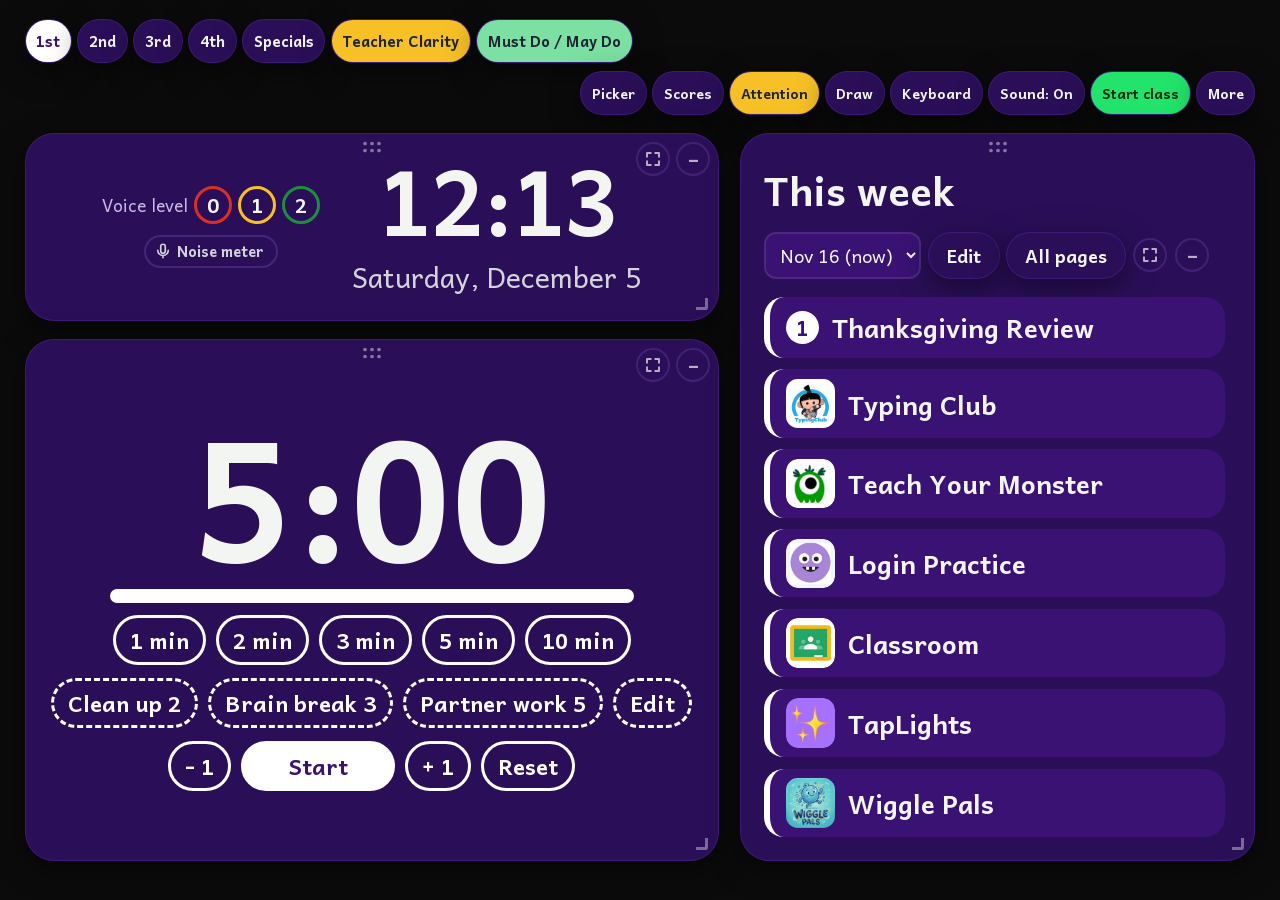
<file: index.html>
<!doctype html>
<html lang="en">
<head>
<link rel="icon" href="data:image/svg+xml,<svg xmlns=%22http://www.w3.org/2000/svg%22 viewBox=%220 0 100 100%22><text y=%22.9em%22 font-size=%2290%22>😎</text></svg>">
<meta charset="utf-8">
<meta name="viewport" content="width=device-width, initial-scale=1">
<title>Classroom Board</title>
<link rel="stylesheet" href="fonts/andika.css">
<link rel="stylesheet" href="styles.css">
</head>
<body>

<div class="board">
  <div class="topbar">
    <div class="grades" id="grades" role="tablist" aria-label="Grade">
      <button class="tool gtab clar" id="clarBtn">Teacher Clarity</button>
      <button class="tool gtab todo" id="todoBtn">Must Do / May Do</button>
    </div>
    <div class="tools">
      <button class="hpbadge" id="hpBadge" aria-live="polite"></button>
      <button class="tool startbtn" id="startClass">Start class</button>
      <button class="tool" id="pickBtn">Picker</button>
      <button class="tool" id="scoreBtn">Scores</button>
      <button class="tool attnbtn" id="attnBtn">Attention</button>
      <button class="tool" id="drawBtn">Draw</button>
      <button class="tool" id="kbdBtn">Keyboard</button>
      <button class="tool" id="muteBtn" aria-pressed="false">Sound: On</button>
      <button class="tool" id="fsBtn">Full screen</button>
      <button class="tool" id="arrBtn" title="Move and resize the cards">Arrange</button>
      <button class="tool" id="barBtn" title="Hide this top row">Hide</button>
      <button class="tool" id="moreBtn" aria-haspopup="true">More</button>
      <button class="tool subexit" id="subExit">Exit sub mode</button>
    </div>
  </div>

  <div class="left">
    <section class="card clock" aria-label="Clock">
      <button class="maxbtn" data-max="clock" aria-label="Fill the screen" title="Fill the screen"></button><button class="minbtn" data-min="clock"></button>
      <div class="voice" id="voice" aria-label="Voice level">
        <div class="vbig" id="vBig"><b id="vNum"></b><span><small>Voice level</small><span id="vName"></span></span></div>
        <div class="vpick" id="vPick"><span id="vCap">Voice level</span></div>
        <button class="nzbtn" id="nzOnBtn" aria-pressed="false"><svg viewBox="0 0 24 24" aria-hidden="true"><path d="M12 3a3 3 0 0 0-3 3v6a3 3 0 0 0 6 0V6a3 3 0 0 0-3-3zM5 11a7 7 0 0 0 14 0M12 18v3"/></svg><span id="nzOnTxt">Noise meter</span></button>
      </div>
      <div class="clocktext">
        <div class="time" id="time">12:00</div>
        <div class="date" id="date"></div>
        <button class="cwpill" id="cwPill" title="Change when the clean-up warning goes off"></button>
      </div>
      <div class="nzwrap noise" id="noiseCard" aria-label="Noise meter">
        <div class="nzbar"><i id="nzFill"></i><span id="nzMark"></span></div>
        <span class="nzstat" id="nzStat"></span><span class="nzcnt" id="nzCount"></span>
        <button class="nzgear" id="nzGear" aria-label="Noise meter settings" title="Noise meter settings"><svg viewBox="0 0 24 24" aria-hidden="true"><path d="M4 7h10M18 7h2M4 17h4M12 17h8"/><circle cx="16" cy="7" r="2"/><circle cx="10" cy="17" r="2"/></svg></button>
        <div class="nzloud" id="nzLoud">Too loud!</div>
      </div>
    </section>

    <section class="card timer" id="timer" aria-label="Timer">
      <button class="maxbtn" data-max="timer" aria-label="Fill the screen" title="Fill the screen"></button><button class="minbtn" data-min="timer"></button>
      <div class="tlabel" id="tlabel"></div>
      <div class="tdisplay" id="tdisplay">5:00</div>
      <div class="bar"><i id="tbar"></i></div>
      <div class="row" id="presets"></div>
      <div class="row" id="lpresets"></div>
      <div class="row">
        <button class="chip" id="minus">- 1</button>
        <button class="chip main" id="startBtn">Start</button>
        <button class="chip" id="plus">+ 1</button>
        <button class="chip" id="resetBtn">Reset</button>
      </div>
    </section>
  </div>

  <section class="card plan" aria-label="Plan">
    <header>
      <h2 id="planTitle">Plan</h2>
      <div class="hbtns">
        <select id="planPick" aria-label="Choose plan"></select>
        <button class="tool" id="planEdit">Edit</button>
        <button class="tool" id="pastBtn">All pages</button>
        <button class="maxbtn" data-max="plan" aria-label="Fill the screen" title="Fill the screen"></button><button class="minbtn" data-min="plan"></button>
      </div>
    </header>
    <ol class="items" id="items"></ol>
    <div class="embedit" id="embEdit"></div>
  </section>

  <section class="card poll" id="pollCard" aria-label="Poll">
    <div class="pkhead"><b id="plTitle">Poll</b><button class="maxbtn" data-max="poll" aria-label="Fill the screen" title="Fill the screen"></button><button class="tool" id="plClose">Close</button></div>
    <div class="plbody" id="plBody"></div>
  </section>

  <section class="card pick" id="pickCard" aria-label="Student picker">
    <div class="pkhead"><b id="pkTitle">Picker</b><button class="tool" id="pkMode">Use Sheet</button><button class="tool" id="pkTab">Open in tab</button><button class="tool" id="pkChange">Change link</button><button class="maxbtn" data-max="pick" aria-label="Fill the screen" title="Fill the screen"></button><button class="minbtn" data-min="pick"></button></div>
    <div class="pkwrap" id="pkWrap"></div>
  </section>

  <div class="card ticker" id="ticker" title="Tap to edit the countdown"><div class="track" id="track"></div></div>
</div>

<div class="archive cd" id="cdBox" role="dialog" aria-label="Event countdown">
  <div class="box">
    <h2>Countdown <span class="hbtns"><button class="tool onoff" id="cdOn">On</button><button class="tool" id="cdClose">Close</button></span></h2>
    <div class="scroll">
      <h3>Events</h3>
      <div class="rows" id="cdEvents"></div>
      <div class="r"><button class="tool" id="cdAdd">Add event</button></div>
      <h3>No school days</h3>
      <p class="hint">Weekends are skipped already. Add breaks and days off here so they are not counted.</p>
      <div class="rows" id="cdOff"></div>
      <div class="r"><button class="tool" id="cdAddOff">Add days off</button><button class="tool" id="cdReset">Reset</button></div>
      <p class="hint">Saved on this board only.</p>
    </div>
  </div>
</div>

<div class="viewer" id="viewer">
  <iframe id="frame" title="Steps" allow="autoplay; encrypted-media; picture-in-picture; fullscreen" allowfullscreen></iframe>
</div>
<div class="guide" id="guide">
  <header>
    <h1 id="gTitle"></h1>
    <div class="ghint">Tap a step to hide it. Tap again to bring it back.</div>
    <div class="gctl">
      <button id="gBack">Back</button>
      <button class="main" id="gNext">Next</button>
      <button id="gAll">Show all</button>
      <button id="gBig">Big</button>
      <button class="prac" id="gPrac">Practice</button>
      <button id="gEdit">Edit</button>
    </div>
  </header>
  <main class="gwall focus" id="gWall"></main>
</div>

<div class="clarity" id="clarity">
  <header>
    <h1 id="cTitle"></h1>
    <div class="tmini" role="timer"><span class="tl"></span><b></b><i><u></u></i></div>
    <div class="ghint">Type in the white boxes, then tap Done. Saved on this board only.</div>
    <div class="gctl">
      <button id="cReset">Reset</button>
      <button id="cEdit">Edit</button>
    </div>
  </header>
  <main class="crows">
    <section class="crow"><h2>Today I will</h2><div class="ctext" id="cWill"></div></section>
    <section class="crow"><h2>So I can</h2><div class="ctext" id="cSo"></div></section>
    <section class="crow"><h2>I know I have it when</h2><div class="ctext" id="cKnow"></div></section>
  </main>
</div>

<div class="clarity" id="qrPage">
  <header>
    <h1 id="qrTitle"></h1>
    <div class="gctl"><button id="qrChange">Change link</button></div>
  </header>
  <main class="qrwrap"><div class="qrbox" id="qrBox"></div><div class="qrurl" id="qrUrl"></div></main>
</div>

<div class="clarity" id="score">
  <header>
    <h1 id="sTitle"></h1>
    <div class="gctl">
      <button id="sMode"></button>
      <span class="scount" id="sCount">Teams <button id="sLess" aria-label="Fewer teams">-</button><span id="sN">4</span><button id="sMore" aria-label="More teams">+</button></span>
      <button id="sZero">Reset scores</button>
    </div>
  </header>
  <main class="srows" id="sRows"></main>
</div>

<div class="clarity" id="todo">
  <header>
    <h1 id="tTitle"></h1>
    <div class="tmini" role="timer"><span class="tl"></span><b></b><i><u></u></i></div>
    <div class="ghint">Type each job, then tap Done. Saved on this board only.</div>
    <div class="gctl">
      <button id="tClear">Uncheck all</button>
      <button id="tReset">Reset</button>
      <button id="tEdit">Edit</button>
    </div>
  </header>
  <main class="tcols">
    <section class="tcol must"><h2>Must Do</h2><ul class="tlist" id="tMust"></ul><button class="tool" id="tAddMust">Add a Must Do</button></section>
    <section class="tcol may"><h2>May Do</h2><ul class="tlist" id="tMay"></ul><button class="tool" id="tAddMay">Add a May Do</button></section>
  </main>
</div>

<div class="archive" id="archive" role="dialog" aria-label="All pages">
  <div class="box">
    <h2>All pages <span class="hbtns"><button class="tool" id="archEdit">Edit</button><button class="tool" id="archClose">Close</button></span></h2>
    <p class="ahint" id="archHint"></p>
    <ul id="archList"></ul>
  </div>
</div>

<button class="homebtn" id="closeView" aria-label="Home">
  <svg viewBox="0 0 24 24" aria-hidden="true"><path d="M12 3 2 11.5h3V21h5.5v-6h3v6H19v-9.5h3z" fill="currentColor"/></svg>Home
</button>
<button class="homebtn stepsbtn" id="toSteps" aria-label="Back to steps">
  <svg viewBox="0 0 24 24" aria-hidden="true"><path d="M3 5h4v4H3zm6 1h12v2H9zM3 10h4v4H3zm6 1h12v2H9zm-6 4h4v4H3zm6 1h12v2H9z" fill="currentColor"/></svg>Steps
</button>
<button class="homebtn tabbtn" id="openTab">Open in tab</button>
<button class="tool menubtn" id="menuBtn">Menu</button>
<div class="arrbar" id="arrBar"><span>Drag a card to move it. Drag its yellow corner to resize.</span><button class="tool" id="arrReset">Reset layout</button><button class="tool on" id="arrDone">Done</button></div>
<button class="tool drawtoggle" id="drawBtn2">Draw</button>
<button class="tool kbdtoggle" id="kbdBtn2">Keyboard</button>
<div class="kbd" id="kbd"><iframe id="kbdFrame" title="Chromebook keyboard"></iframe></div>
<button class="tool kbdclose" id="kbdClose">Close keyboard</button>

<div class="bgpick" id="bgpick" role="dialog" aria-label="Pick background"></div>
<div class="maxback" id="maxBack"></div>
<div class="nzset" id="nzSet" role="dialog" aria-label="Noise meter settings">
  <b>Noise meter</b>
  <label class="nzlim">Limit <input type="range" id="nzLim" min="10" max="95" value="60"></label>
  <div class="nzrow"><label for="nzSound">Sound</label><select id="nzSound">
    <option value="chime">Chime</option><option value="bell">Bell</option><option value="shh">Shh</option><option value="beep">Beep beep</option><option value="off">No sound</option>
  </select><button class="tool" id="nzTest">Test</button></div>
  <div class="nzrow"><span>Went off count</span><button class="tool" id="nzReset">Reset to 0</button></div>
  <div class="nzrow"><button class="tool" id="nzToSeasonal">Seasonal meter</button><button class="tool" id="nzOff">Turn off</button><button class="tool" id="nzDone">Done</button></div>
</div>

<div class="moremenu" id="moreMenu" role="menu">
  <div class="mhead" id="moreToolsHead">Class tools</div>
  <button class="tool" id="pollBtn">Poll</button>
  <button class="tool" id="hpBtn">Hall pass</button>
  <button class="tool" id="diceBtn">Dice</button>
  <button class="tool" id="qrBtn">QR code</button>
  <button class="tool" id="embedBtn">Embed a website</button>
  <button class="tool" id="embed2Btn">Embed website 2</button>
  <button class="tool" id="imgBtn">Add a picture</button><input type="file" id="imgFile" accept="image/*" hidden>
  <button class="tool" id="noiseBtn">Noise meter</button>
  <div class="mhead" id="moreSetupHead">Board setup</div>
  <button class="tool" id="cwBtn">Class flow &amp; clean-up</button>
  <button class="tool" id="schedBtn">Schedule</button>
  <button class="tool" id="cdBtn">Countdown</button>
  <button class="tool" id="bgBtn">Background</button>
  <button class="tool" id="backupBtn">Backup and restore</button>
  <button class="tool" id="subBtn">Sub mode</button>
  <button class="tool" id="tbBtn">Top bar buttons</button>
</div>

<div class="archive dlg" id="dlg" role="dialog"><div class="box"><h2><span id="dlgTitle"></span> <button class="tool" id="dlgClose">Close</button></h2><div class="dlgbody" id="dlgBody"></div></div></div>
<div class="warn" id="warn" role="alert"><div class="wbig" id="warnBig"></div><div class="wsub">Get ready to clean up</div><div class="wtime" id="warnTime"></div><div class="whint">Tap anywhere to close. The timer keeps going.</div></div>
<div class="attn" id="attn" role="alert"><div class="attnword" id="attnWord"></div><button class="tool" id="attnEdit">Change words</button></div>
<div class="toast" id="toast" role="status"></div>

<div id="blank"></div>
<canvas id="ink"></canvas>
<div class="drawbar" id="drawbar">
  <button class="tool on" data-shape="pen">Pen</button>
  <button class="tool" data-shape="hi">Highlighter</button>
  <button class="tool" data-shape="arrow">Arrow</button>
  <button class="tool" data-shape="circle">Circle</button>
  <button class="tool" data-shape="erase">Eraser</button>
  <span class="sep"></span>
  <span id="colors" style="display:flex;gap:6px"></span>
  <span class="sep"></span>
  <button class="tool" id="blankBtn">Blank page</button>
  <span class="sep"></span>
  <button class="tool" id="undo">Undo</button>
  <button class="tool" id="clear">Clear</button>
  <button class="tool on" id="doneDraw">Done</button>
</div>

<script src="guides.js"></script>
<script src="plans.js"></script>
<script src="events.js"></script>
<script src="qrcode.js"></script>
<script src="js/core.js"></script>
<script src="js/layout.js"></script>
<script src="js/plan.js"></script>
<script src="js/picker.js"></script>
<script src="js/poll.js"></script>
<script src="js/hallpass.js"></script>
<script src="js/timer.js"></script>
<script src="js/noise.js"></script>
<script src="js/widgets.js"></script>
<script src="js/draw.js"></script>
</body>
</html>
</file>
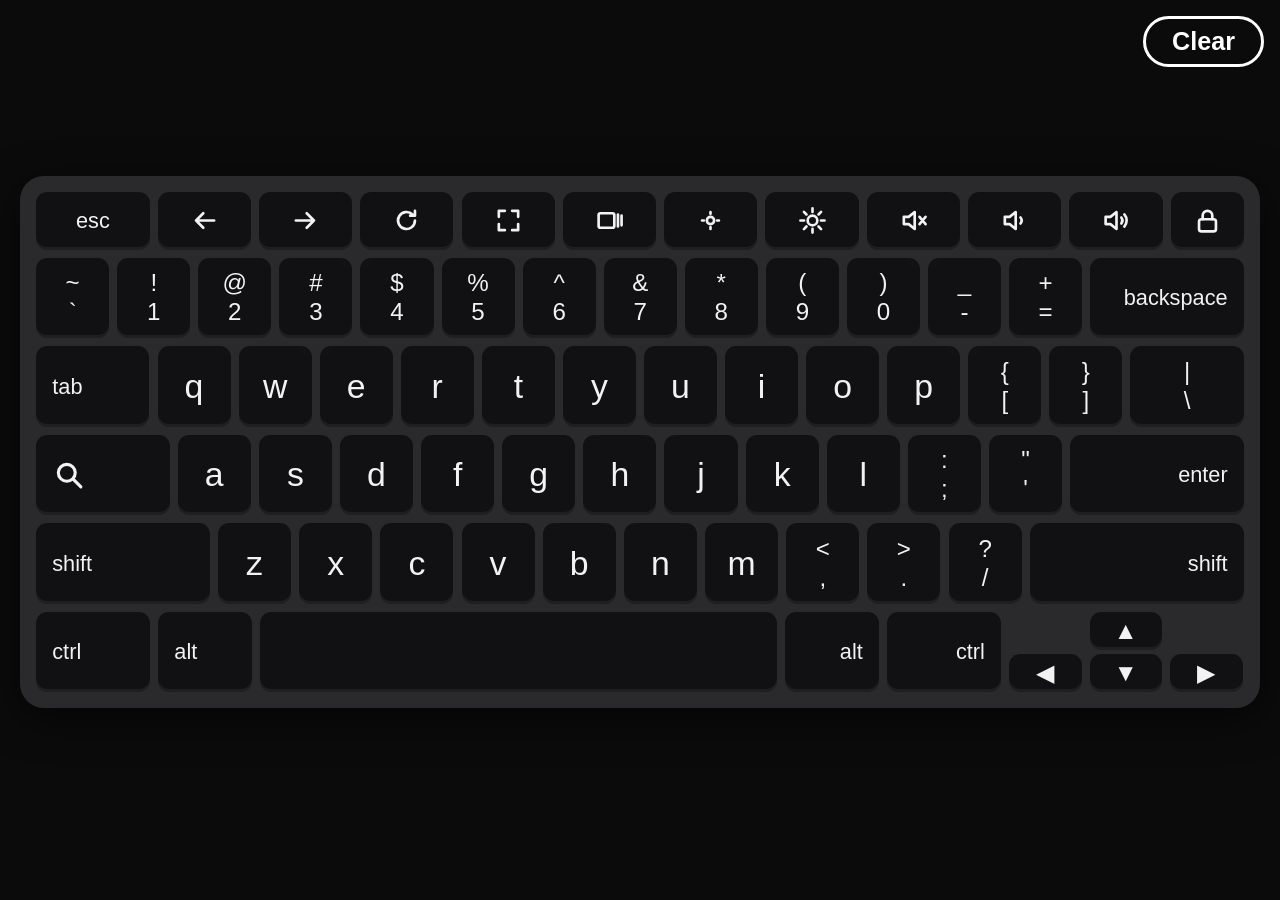
<file: keyboard.html>
<!doctype html>
<html lang="en">
<head>
<meta charset="utf-8">
<meta name="viewport" content="width=device-width, initial-scale=1">
<title>Chromebook Keyboard</title>
<style>
  :root { --u:min(calc((100vw - 40px) / 15.4), calc((100vh - 220px) / 5.9)); --gap:calc(var(--u) * .1);
          --deck:#2a2a2d; --key:#111113; --label:#f2f2f2; --hot:#ff7a00; }
  * { box-sizing:border-box; }
  html, body { height:100%; margin:0; }
  body { background:#0b0b0b; color:#fff; font-family:Roboto, Arial, Helvetica, sans-serif; display:flex; flex-direction:column;
         align-items:center; justify-content:center; padding:84px 16px 100px; overflow:hidden; user-select:none; -webkit-user-select:none; }
  .bar { position:fixed; top:16px; right:16px; display:flex; gap:10px; }
  .bar button { font:700 clamp(18px, 2.8vh, 28px) Arial, sans-serif; border-radius:999px; padding:8px 26px; cursor:pointer;
                border:3px solid #fff; background:#0b0b0b; color:#fff; }
  .deck { background:var(--deck); border-radius:calc(var(--u) * .3); padding:calc(var(--u) * .2); display:flex; flex-direction:column; gap:var(--gap);
          box-shadow:0 10px 40px rgba(0,0,0,.6); }
  .row { display:flex; gap:var(--gap); height:var(--u); }
  .row.top { height:calc(var(--u) * .72); }
  .k { width:calc(var(--w, 1) * var(--u) - var(--gap) * (1 - 1 / var(--n, 15))); flex:0 0 auto; height:100%;
       background:var(--key); color:var(--label); border-radius:calc(var(--u) * .14); display:flex; align-items:center; justify-content:center;
       font-size:calc(var(--u) * .42); line-height:1; cursor:pointer; position:relative; transition:background .12s, transform .12s, box-shadow .12s;
       box-shadow:inset 0 -3px 0 rgba(255,255,255,.06); }
  .k.word { font-size:calc(var(--u) * .27); }
  .k.l { justify-content:flex-start; padding-left:calc(var(--u) * .2); }
  .k.r { justify-content:flex-end; padding-right:calc(var(--u) * .2); }
  .k.two { flex-direction:column; gap:calc(var(--u) * .06); font-size:calc(var(--u) * .3); }
  .k svg { width:calc(var(--u) * .42); height:calc(var(--u) * .42); fill:none; stroke:currentColor; stroke-width:2.2; stroke-linecap:round; stroke-linejoin:round; }
  .row.top .k svg { width:calc(var(--u) * .36); height:calc(var(--u) * .36); }
  .k.on { background:var(--hot); color:#fff; box-shadow:0 0 0 calc(var(--u) * .06) #fff, 0 0 calc(var(--u) * .5) var(--hot); z-index:2; }
  .k.flash { background:var(--hot); color:#fff; transform:scale(1.08); z-index:2; }
  .arrows { display:grid; grid-template-columns:repeat(3, 1fr); grid-template-rows:1fr 1fr; gap:calc(var(--gap) / 2) var(--gap);
            width:calc(3 * var(--u) - var(--gap)); height:100%; flex:0 0 auto; }
  .arrows .k { width:auto; height:auto; font-size:calc(var(--u) * .3); }
  .arrows .left { grid-column:1; grid-row:2; } .arrows .up { grid-column:2; grid-row:1; }
  .arrows .down { grid-column:2; grid-row:2; } .arrows .right { grid-column:3; grid-row:2; }
</style>
</head>
<body>
<div class="bar"><button id="clear">Clear</button></div>
<div class="deck" id="deck"></div>

<script>
(function(){
  // Icons for the top row (simple line drawings of the Chromebook key symbols).
  const I = {
    back:'<svg viewBox="0 0 24 24"><path d="M20 12H5M11 6l-6 6 6 6"/></svg>',
    fwd:'<svg viewBox="0 0 24 24"><path d="M4 12h15M13 6l6 6-6 6"/></svg>',
    refresh:'<svg viewBox="0 0 24 24"><path d="M19 12a7 7 0 1 1-2.05-4.95M19 4v4h-4"/></svg>',
    full:'<svg viewBox="0 0 24 24"><path d="M4 9V4h5M15 4h5v5M20 15v5h-5M9 20H4v-5"/></svg>',
    overview:'<svg viewBox="0 0 24 24"><rect x="3" y="6" width="13" height="12" rx="1.5"/><path d="M19 7v10M22 8v8"/></svg>',
    dim:'<svg viewBox="0 0 24 24"><circle cx="12" cy="12" r="3"/><path d="M12 5v1.5M12 17.5V19M5 12h1.5M17.5 12H19"/></svg>',
    bright:'<svg viewBox="0 0 24 24"><circle cx="12" cy="12" r="4"/><path d="M12 2v3M12 19v3M2 12h3M19 12h3M4.9 4.9l2.1 2.1M17 17l2.1 2.1M4.9 19.1 7 17M17 7l2.1-2.1"/></svg>',
    mute:'<svg viewBox="0 0 24 24"><path d="M4 9h4l5-4v14l-5-4H4zM17 9l5 6M22 9l-5 6"/></svg>',
    voldown:'<svg viewBox="0 0 24 24"><path d="M4 9h4l5-4v14l-5-4H4zM17 9.5a4 4 0 0 1 0 5"/></svg>',
    volup:'<svg viewBox="0 0 24 24"><path d="M3 9h4l5-4v14l-5-4H3zM16 9.5a4 4 0 0 1 0 5M18.5 7a7.5 7.5 0 0 1 0 10"/></svg>',
    lock:'<svg viewBox="0 0 24 24"><rect x="5" y="11" width="14" height="10" rx="2"/><path d="M8 11V8a4 4 0 0 1 8 0v3"/></svg>',
    search:'<svg viewBox="0 0 24 24"><circle cx="10.5" cy="10.5" r="6"/><path d="M15 15l5.5 5.5"/></svg>'
  };
  // [label, width in key units, physical key codes, style]
  const ROWS = [
    ['top', [['esc',1.5,['Escape'],'word'], [I.back,1.25,['F1','BrowserBack']], [I.fwd,1.25,['F2','BrowserForward']],
      [I.refresh,1.25,['F3','BrowserRefresh']], [I.full,1.25,['F4']], [I.overview,1.25,['F5']], [I.dim,1.25,['F6']],
      [I.bright,1.25,['F7']], [I.mute,1.25,['F8','AudioVolumeMute']], [I.voldown,1.25,['F9','AudioVolumeDown']],
      [I.volup,1.25,['F10','AudioVolumeUp']], [I.lock,1,['F11','Power']]]],
    ['', [['~ `',1,['Backquote'],'two'], ['! 1',1,['Digit1'],'two'], ['@ 2',1,['Digit2'],'two'], ['# 3',1,['Digit3'],'two'],
      ['$ 4',1,['Digit4'],'two'], ['% 5',1,['Digit5'],'two'], ['^ 6',1,['Digit6'],'two'], ['&amp; 7',1,['Digit7'],'two'],
      ['* 8',1,['Digit8'],'two'], ['( 9',1,['Digit9'],'two'], [') 0',1,['Digit0'],'two'], ['_ -',1,['Minus'],'two'],
      ['+ =',1,['Equal'],'two'], ['backspace',2,['Backspace'],'word r']]],
    ['', [['tab',1.5,['Tab'],'word l'], ...'qwertyuiop'.split('').map(c => [c,1,['Key' + c.toUpperCase()]]),
      ['{ [',1,['BracketLeft'],'two'], ['} ]',1,['BracketRight'],'two'], ['| \\',1.5,['Backslash'],'two']]],
    ['', [[I.search,1.75,['MetaLeft','MetaRight','CapsLock','OSLeft'],'l'], ...'asdfghjkl'.split('').map(c => [c,1,['Key' + c.toUpperCase()]]),
      [': ;',1,['Semicolon'],'two'], ['" \'',1,['Quote'],'two'], ['enter',2.25,['Enter','NumpadEnter'],'word r']]],
    ['', [['shift',2.25,['ShiftLeft'],'word l'], ...'zxcvbnm'.split('').map(c => [c,1,['Key' + c.toUpperCase()]]),
      ['&lt; ,',1,['Comma'],'two'], ['&gt; .',1,['Period'],'two'], ['? /',1,['Slash'],'two'], ['shift',2.75,['ShiftRight'],'word r']]],
    ['', [['ctrl',1.5,['ControlLeft'],'word l'], ['alt',1.25,['AltLeft'],'word l'], ['',6.5,['Space']],
      ['alt',1.25,['AltRight'],'word r'], ['ctrl',1.5,['ControlRight'],'word r'], 'ARROWS']]
  ];
  const ARROWS = [['left','◀',['ArrowLeft']], ['up','▲',['ArrowUp']], ['down','▼',['ArrowDown']], ['right','▶',['ArrowRight']]];
  const byCode = {};
  const deck = document.getElementById('deck');
  function makeKey(label, w, codes, style) {
    const k = document.createElement('div');
    k.className = 'k' + (style ? ' ' + style : '');
    k.style.setProperty('--w', w);
    k.innerHTML = style && style.includes('two') ? label.split(' ').map(s => '<span>' + s + '</span>').join('') : label;
    k.addEventListener('pointerdown', e => { e.preventDefault(); k.classList.toggle('on'); });
    codes.forEach(c => byCode[c] = k);
    return k;
  }
  ROWS.forEach(([cls, keys]) => {
    const row = document.createElement('div'); row.className = 'row' + (cls ? ' ' + cls : '');
    const n = keys.length;
    keys.forEach(def => {
      if (def === 'ARROWS') {
        const a = document.createElement('div'); a.className = 'arrows';
        ARROWS.forEach(([pos, sym, codes]) => { const k = makeKey(sym, 1, codes); k.classList.add(pos); a.appendChild(k); });
        row.appendChild(a); return;
      }
      const k = makeKey(def[0], def[1], def[2], def[3]);
      k.style.setProperty('--n', n);
      row.appendChild(k);
    });
    deck.appendChild(row);
  });
  // Typing on a real keyboard flashes that key on screen.
  document.addEventListener('keydown', e => {
    const k = byCode[e.code]; if (!k) return;
    e.preventDefault();
    k.classList.remove('flash'); void k.offsetWidth; k.classList.add('flash');
    clearTimeout(k._t); k._t = setTimeout(() => k.classList.remove('flash'), 700);
  });
  document.getElementById('clear').onclick = () => document.querySelectorAll('.k.on').forEach(k => k.classList.remove('on'));
})();
</script>
</body>
</html>
</file>
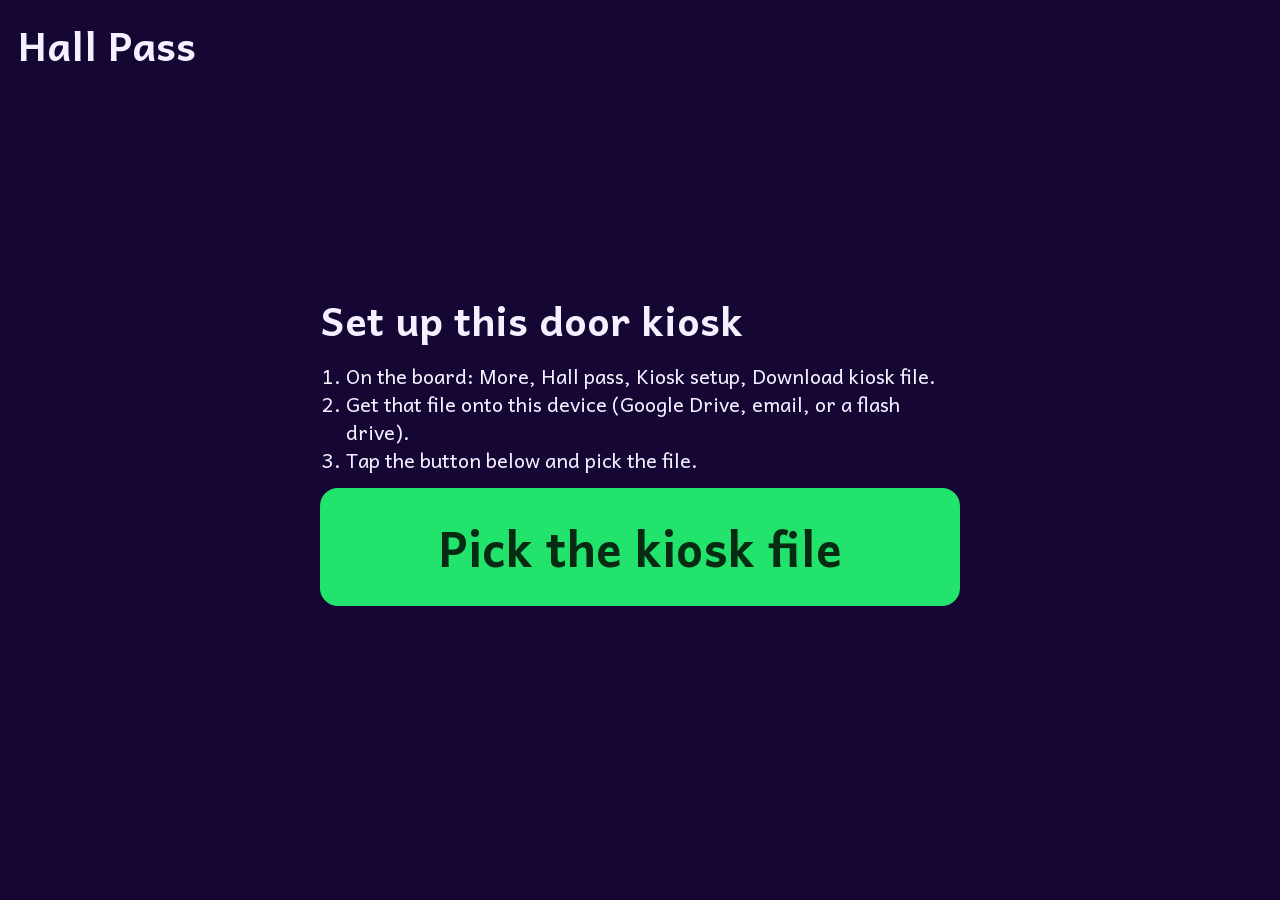
<file: kiosk.html>
<!doctype html>
<html lang="en">
<head>
<meta charset="utf-8">
<meta name="viewport" content="width=device-width, initial-scale=1">
<title>Hall Pass</title>
<link rel="icon" href="data:image/svg+xml,<svg xmlns=%22http://www.w3.org/2000/svg%22 viewBox=%220 0 100 100%22><text y=%22.9em%22 font-size=%2290%22>🚪</text></svg>">
<link rel="stylesheet" href="fonts/andika.css">
<style>
  /* Door hall pass kiosk. Runs on a spare Chromebook or iPad by the door.
     Class lists come from a kiosk file the teacher downloads from the board and opens here once; they stay on this device.
     Only a random class id, a position number, the place and the time travel through the ntfy.sh relay; never a name. */
  :root { --bg:#160634; --card:#2a0f58; --ink:#f4f0ff; --soft:#c9bce6; --yellow:#f6c026; --red:#d93025; --green:#22e36b; --font:"Andika", "Comic Sans MS", Arial, sans-serif; }
  * { box-sizing:border-box; }
  html, body { height:100%; }
  body { margin:0; font-family:var(--font); color:var(--ink); background:var(--bg); display:flex; flex-direction:column; user-select:none; -webkit-user-select:none; }
  header { display:flex; align-items:center; justify-content:space-between; gap:12px; padding:12px 18px; }
  h1 { margin:0; font-size:clamp(24px, 4vw, 40px); }
  .st { font-size:15px; color:var(--soft); text-align:right; }
  .st.bad { color:#ff8a80; font-weight:700; }
  main { flex:1; min-height:0; display:flex; flex-direction:column; gap:14px; padding:0 18px 18px; }
  .msg { text-align:center; font-size:clamp(20px, 3.4vw, 30px); color:var(--soft); }
  .names { flex:1; min-height:0; overflow:auto; display:grid; grid-template-columns:repeat(auto-fill, minmax(190px, 1fr)); gap:10px; align-content:start; }
  .names button, .dests button, .big, .small { font-family:var(--font); font-weight:700; border:none; cursor:pointer; color:var(--ink); background:var(--card); border-radius:18px; }
  .names button { font-size:clamp(20px, 3vw, 28px); padding:18px 10px; }
  .names button:disabled { opacity:.35; cursor:default; }
  .dests { display:grid; grid-template-columns:repeat(auto-fit, minmax(170px, 1fr)); gap:14px; }
  .dests button { font-size:clamp(24px, 3.6vw, 36px); padding:28px 10px; display:flex; flex-direction:column; align-items:center; gap:8px; }
  .dests button span { font-size:2em; line-height:1; }
  .out { flex:1; display:flex; flex-direction:column; align-items:center; justify-content:center; gap:18px; text-align:center; }
  .out .who { font-size:clamp(34px, 7vw, 72px); font-weight:700; }
  .out .where { font-size:clamp(24px, 4vw, 40px); color:var(--yellow); }
  .out .time { font-size:clamp(48px, 10vw, 110px); font-weight:700; font-variant-numeric:tabular-nums; }
  .big { font-size:clamp(28px, 5vw, 48px); padding:20px 48px; background:var(--green); color:#062b12; }
  .small { font-size:17px; padding:8px 18px; background:transparent; border:2px solid #4a2a80; color:var(--soft); }
  /* students who are out: a small strip at the top, so the names stay free for the next student */
  .outs { display:flex; flex-direction:column; gap:8px; }
  .outrow { display:flex; align-items:center; gap:12px; padding:8px 12px; border-radius:14px; background:#3d1a78; border:2px solid var(--yellow); font-size:clamp(17px, 2.4vw, 24px); }
  .outrow .nm { font-weight:700; }
  .outrow .pl { color:var(--yellow); }
  .outrow .tm { font-variant-numeric:tabular-nums; margin-left:auto; }
  .outrow button { font-family:var(--font); font-weight:700; font-size:clamp(17px, 2.4vw, 24px); border:none; border-radius:12px; padding:8px 18px; cursor:pointer; background:var(--green); color:#062b12; }
  .names button.isout { opacity:.35; }
  .setup { max-width:640px; margin:auto; display:flex; flex-direction:column; gap:14px; font-size:20px; line-height:1.4; }
  .setup ol { margin:0; padding-left:1.3em; }
  [hidden] { display:none !important; }
</style>
</head>
<body>
<header><h1 id="title">Hall Pass</h1><div class="st" id="st"></div></header>
<main>
  <div class="outs" id="outs" hidden></div>
  <section class="setup" id="setup" hidden>
    <h1>Set up this door kiosk</h1>
    <ol>
      <li>On the board: More, Hall pass, Kiosk setup, Download kiosk file.</li>
      <li>Get that file onto this device (Google Drive, email, or a flash drive).</li>
      <li>Tap the button below and pick the file.</li>
    </ol>
    <button class="big" id="pick">Pick the kiosk file</button><input type="file" id="file" accept=".json,application/json" hidden>
    <p class="msg" id="setupMsg"></p>
  </section>
  <section id="pickName" hidden style="display:flex;flex-direction:column;gap:14px;flex:1;min-height:0">
    <p class="msg" id="nameMsg">Tap your name.</p>
    <div class="names" id="names"></div>
  </section>
  <section id="pickDest" hidden style="display:flex;flex-direction:column;gap:18px;flex:1">
    <p class="msg" id="destMsg"></p>
    <div class="dests" id="dests"></div>
    <div style="text-align:center"><button class="small" id="cancel">Cancel</button></div>
  </section>
</main>
<script>
(function () {
  const RELAY = 'https://ntfy.sh/', $ = id => document.getElementById(id);
  const DESTS = [['Restroom', '🚻'], ['Nurse', '🩺'], ['Locker', '🎒'], ['Water', '💧'], ['Office', '🏫']];
  const mem = {};
  const st = { get(k) { try { return localStorage.getItem('hpk_' + k); } catch(e) { return mem[k] || null; } }, set(k, v) { try { localStorage.setItem('hpk_' + k, v); } catch(e) { mem[k] = v; } } };
  let cfg = null; try { cfg = JSON.parse(st.get('cfg')); } catch(e) {}
  let cls = null;          // { g, c } the board's current class
  let outs = [];           // students out now: [{ c, i, dest, t }]
  let picked = null, es = null, seen = new Set();
  const dayKey = d => d.getFullYear() + '-' + String(d.getMonth() + 1).padStart(2, '0') + '-' + String(d.getDate()).padStart(2, '0');
  const findClass = () => { if (!cfg || !cls) return null; const l = (cfg.classes || {})[cls.g] || []; return l.find(x => x.id === cls.c) || null; };
  const post = m => fetch(RELAY + 'jre-hp-' + cfg.key, { method: 'POST', body: JSON.stringify(m) }).then(r => { if (!r.ok) throw 0; net(true); }).catch(() => net(false));
  function net(ok) { $('st').textContent = ok ? '' : 'Cannot reach the hall pass service'; $('st').classList.toggle('bad', !ok); }
  function show(id) { ['setup', 'pickName', 'pickDest'].forEach(s => $(s).hidden = s !== id); $('outs').hidden = id === 'setup' || !outs.length; }
  const isOut = (c, i) => outs.some(o => o.c === c && o.i === i);
  function nameOf(c, i) { const l = Object.values(cfg.classes || {}).flat(); const k = l.find(x => x.id === c); return k && k.n[i] ? k.n[i] : 'Someone'; }

  // ---------- setup ----------
  $('pick').onclick = () => $('file').click();
  $('file').onchange = e => {
    const f = e.target.files[0]; if (!f) return;
    const r = new FileReader();
    r.onload = () => {
      let v = null; try { v = JSON.parse(r.result); } catch(x) {}
      if (!v || v.app !== 'hallpass' || !v.key || !v.classes) { $('setupMsg').textContent = 'That is not a kiosk file from the board.'; return; }
      st.set('cfg', JSON.stringify(v)); cfg = v; start();
    };
    r.readAsText(f);
  };
  // hold the title for 3 seconds to set up again (so students do not do it by accident)
  let holdT = null;
  $('title').addEventListener('pointerdown', () => { holdT = setTimeout(() => { if (confirm('Set up this kiosk again?')) { if (es) es.close(); cfg = null; show('setup'); } }, 3000); });
  ['pointerup', 'pointerleave', 'pointercancel'].forEach(ev => $('title').addEventListener(ev, () => clearTimeout(holdT)));

  // ---------- screens ----------
  function paint() {
    if (!cfg) { show('setup'); return; }
    paintOuts();
    const k = findClass();
    $('title').textContent = k ? k.t + (cls.g ? '' : '') : 'Hall Pass';
    if (picked !== null && k) {
      show('pickDest'); $('destMsg').textContent = k.n[picked] + ', where are you going?'; return;
    }
    show('pickName');
    $('names').innerHTML = '';
    if (!cls) { $('nameMsg').textContent = 'Waiting for the board...'; return; }
    if (!k) { $('nameMsg').textContent = 'This class is not in the kiosk file. Download a new kiosk file from the board.'; return; }
    $('nameMsg').textContent = 'Tap your name.';
    k.n.forEach((n, i) => {
      const b = document.createElement('button'), o = isOut(k.id, i); b.textContent = n;
      if (o) { b.classList.add('isout'); b.disabled = true; } else b.onclick = () => { picked = i; paint(); };
      $('names').appendChild(b);
    });
  }
  // small rows at the top: name, place, time out, I'm back
  function paintOuts() {
    const box = $('outs'); box.innerHTML = '';
    outs.forEach(o => {
      const r = document.createElement('div'); r.className = 'outrow';
      const d = DESTS.find(x => x[0] === o.dest);
      r.innerHTML = '<span class="nm"></span><span class="pl"></span><span class="tm"></span><button>I\'m back</button>';
      r.querySelector('.nm').textContent = nameOf(o.c, o.i);
      r.querySelector('.pl').textContent = (d ? d[1] + ' ' : '') + o.dest;
      r.querySelector('.tm').dataset.t = o.t;
      r.querySelector('button').onclick = () => { outs = outs.filter(x => x !== o); paint(); post({ k: 'in', c: o.c, i: o.i, t: Date.now() }); };
      box.appendChild(r);
    });
    tick();
  }
  DESTS.forEach(([n, e]) => {
    const b = document.createElement('button'); b.innerHTML = '<span></span>'; b.querySelector('span').textContent = e; b.appendChild(document.createTextNode(n));
    b.onclick = () => {
      const k = findClass(); if (!k || picked === null || isOut(k.id, picked)) return;
      const o = { c: k.id, i: picked, dest: n, t: Date.now() }; outs.push(o); picked = null; paint();
      post({ k: 'out', c: k.id, i: o.i, dest: n, t: o.t, v: k.v });
    };
    $('dests').appendChild(b);
  });
  $('cancel').onclick = () => { picked = null; paint(); };
  function tick() { document.querySelectorAll('.outrow .tm').forEach(e => { const s = Math.max(0, Math.floor((Date.now() - Number(e.dataset.t)) / 1000)); e.textContent = Math.floor(s / 60) + ':' + String(s % 60).padStart(2, '0'); }); }
  setInterval(tick, 1000);
  // after 30 seconds without a tap on the destination screen, go back to the names
  let idle = null; document.addEventListener('pointerdown', () => { clearTimeout(idle); idle = setTimeout(() => { if (picked !== null) { picked = null; paint(); } }, 30000); });

  // ---------- messages from the board and from this kiosk ----------
  function handle(m) {
    const today = dayKey(new Date());
    if (m.k === 'class') { cls = { g: m.g, c: m.c }; if (picked !== null && (!findClass() || !findClass().n[picked])) picked = null; }
    if (m.k === 'out' && m.t && dayKey(new Date(m.t)) === today && !outs.some(o => o.t === m.t && o.c === m.c && o.i === m.i)) { outs = outs.filter(o => !(o.c === m.c && o.i === m.i)); outs.push({ c: m.c, i: m.i, dest: m.dest, t: m.t }); }
    if (m.k === 'in') outs = outs.filter(o => !(o.c === m.c && o.i === m.i));
  }
  function start() {
    if (es) es.close();
    seen = new Set(); paint();
    // read what happened today first, then listen for new messages
    fetch(RELAY + 'jre-hp-' + cfg.key + '/json?poll=1&since=12h').then(r => r.text()).then(t => {
      t.trim().split('\n').filter(Boolean).forEach(l => { try { const m = JSON.parse(l); if (m.event && m.event !== 'message') return; seen.add(m.id); handle(JSON.parse(m.message)); } catch(e) {} });
      net(true); paint();
    }).catch(() => net(false)).finally(() => {
      es = new EventSource(RELAY + 'jre-hp-' + cfg.key + '/sse?since=' + Math.floor(Date.now() / 1000));
      es.onmessage = e => { try { const m = JSON.parse(e.data); if (m.event && m.event !== 'message') return; if (seen.has(m.id)) return; seen.add(m.id); handle(JSON.parse(m.message)); paint(); net(true); } catch(x) {} };
      es.onerror = () => net(false);
      post({ k: 'hello' });   // asks the board which class is here now
    });
  }
  if (cfg) start(); else show('setup');
})();
</script>
</body>
</html>
</file>
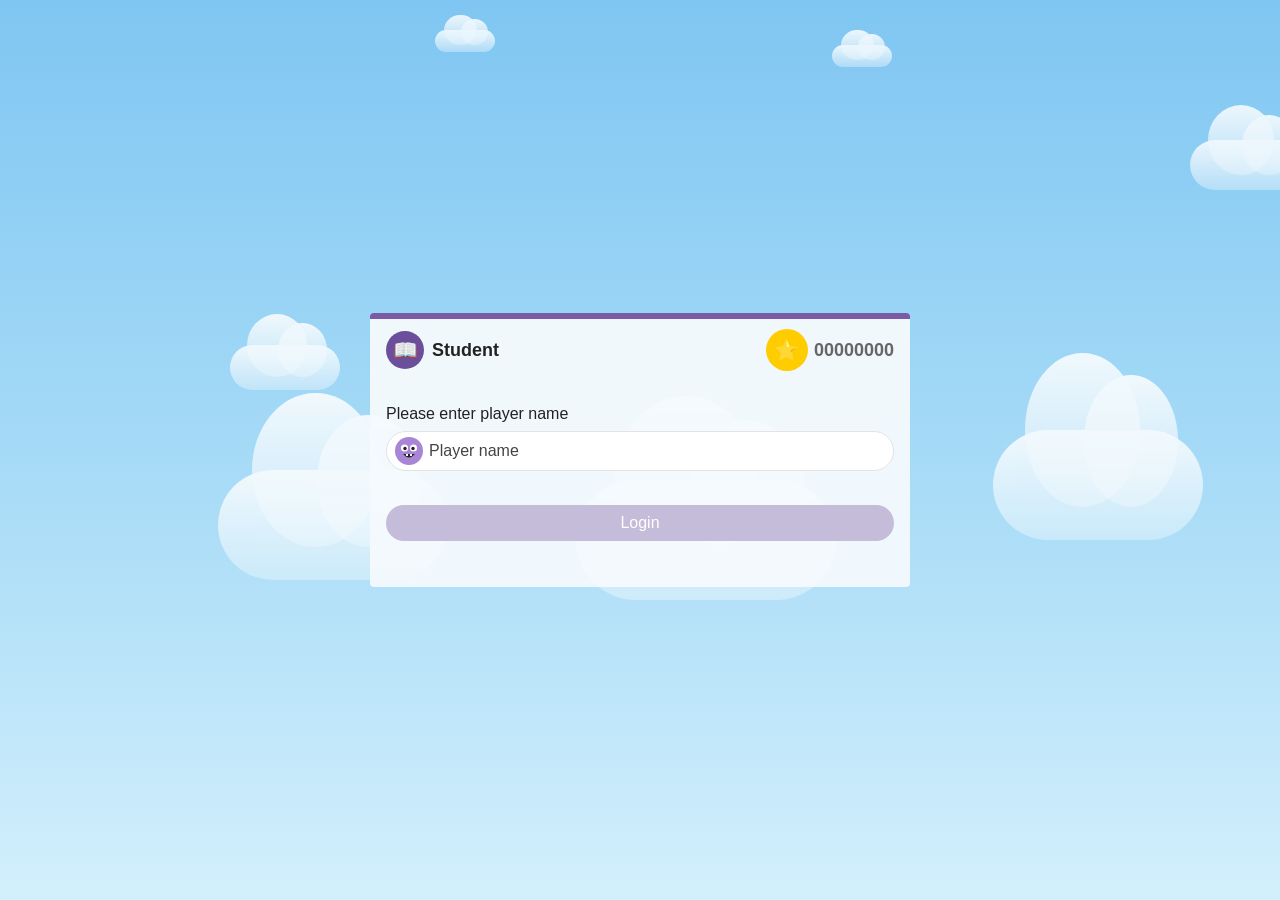
<file: login-practice.html>
<!doctype html>
<html lang="en">
<head>
<meta charset="utf-8">
<meta name="viewport" content="width=device-width, initial-scale=1">
<title>Login Practice</title>
<style>
  * { box-sizing:border-box; }
  body { margin:0; min-height:100vh; font-family:"Work Sans", Arial, Helvetica, sans-serif; color:#222;
         background:linear-gradient(#7fc6f2 0%, #a9dcf7 55%, #d3effc 100%);
         display:flex; align-items:center; justify-content:center; padding:16px; overflow:hidden; position:relative; }
  /* clouds */
  .cloud { position:absolute; background:linear-gradient(#ffffff, rgba(255,255,255,.4)); border-radius:999px; opacity:.85; }
  .cloud::before, .cloud::after { content:""; position:absolute; background:inherit; border-radius:50%; }
  .cloud::before { width:55%; height:140%; left:15%; bottom:30%; }
  .cloud::after  { width:45%; height:120%; right:12%; bottom:30%; }
  .c1 { width:60px;  height:22px; top:30px;  left:34%; }
  .c2 { width:60px;  height:22px; top:45px;  left:65%; }
  .c3 { width:120px; height:50px; top:140px; right:-30px; }
  .c4 { width:110px; height:45px; top:345px; left:18%; }
  .c5 { width:210px; height:110px; top:430px; right:6%; }
  .c6 { width:230px; height:110px; top:470px; left:17%; }
  .c7 { width:260px; height:120px; top:480px; left:45%; }

  .card { position:relative; z-index:2; width:100%; max-width:540px; background:rgba(245,250,253,.95);
          border-top:6px solid #7b5ba6; border-radius:4px; padding:10px 16px 46px; }
  .top { display:flex; justify-content:space-between; align-items:center; }
  .who { display:flex; align-items:center; gap:8px; font-weight:bold; font-size:18px; }
  .badge { width:38px; height:38px; border-radius:50%; display:flex; align-items:center; justify-content:center; font-size:20px; }
  .b1 { background:#6b4f9a; }
  .b2 { background:#ffcc00; width:42px; height:42px; }
  .code { display:flex; align-items:center; gap:6px; font-weight:bold; font-size:18px; color:#666; }
  .label { margin:34px 0 8px; font-size:16px; }
  .field-wrap { position:relative; }
  .field { display:flex; align-items:center; gap:6px; background:#fff; border:1px solid #e3e3e3; border-radius:999px;
           padding:4px 8px; cursor:text; }
  .field.focus { border-color:#7b5ba6; }
  .field.filled { background:#e8f0fe; }
  .face { width:28px; height:28px; flex:0 0 auto; }
  .field input { flex:1; border:none; outline:none; background:transparent; font-size:16px; color:#333;
                 padding:6px 0; font-family:inherit; }
  .field input::placeholder { color:#444; }
  /* Chrome-style autofill popup */
  .autofill { position:absolute; left:0; width:280px; top:calc(100% + 2px); background:#fff; border-radius:8px;
              box-shadow:0 2px 8px rgba(0,0,0,.3); display:none; z-index:5; overflow:hidden; }
  .autofill.show { display:block; }
  .opt { display:flex; align-items:center; gap:12px; padding:10px 14px; cursor:pointer; font-size:16px; }
  .opt:hover { background:#e8f0fe; }
  .manage { border-top:1px solid #e5e7eb; padding:8px 14px; font-size:13px; color:#5f6368; }
  .login { margin-top:34px; width:100%; font-size:16px; padding:9px; border:none; border-radius:999px;
           background:#c4bcd9; color:#fff; cursor:default; font-family:inherit; }
  .login.ready { background:#7b5ba6; cursor:pointer; }
  .done { display:none; text-align:center; padding:30px 0 0; }
  .done h1 { font-size:40px; margin:10px 0; color:#7b5ba6; }
  .again { margin-top:14px; font-size:16px; background:none; border:2px solid #7b5ba6; color:#7b5ba6;
           border-radius:999px; padding:8px 26px; cursor:pointer; }
</style>
</head>
<body>
<div class="cloud c1"></div><div class="cloud c2"></div><div class="cloud c3"></div><div class="cloud c4"></div>
<div class="cloud c5"></div><div class="cloud c6"></div><div class="cloud c7"></div>

<div class="card">
  <div class="top">
    <div class="who"><div class="badge b1">&#128214;</div>Student</div>
    <div class="code"><div class="badge b2">&#11088;</div>00000000</div>
  </div>

  <div id="loginView">
    <div class="label">Please enter player name</div>
    <div class="field-wrap">
      <div class="field" id="field">
        <svg class="face" viewBox="0 0 28 28" aria-hidden="true">
          <circle cx="14" cy="14" r="14" fill="#a985d6"/>
          <circle cx="9.5" cy="11" r="3.6" fill="#fff"/><circle cx="18.5" cy="11" r="3.6" fill="#fff"/>
          <circle cx="10" cy="11.5" r="1.7" fill="#222"/><circle cx="18" cy="11.5" r="1.7" fill="#222"/>
          <path d="M8 17 Q14 24 20 17 Z" fill="#222"/>
          <rect x="11" y="17" width="2" height="2" fill="#fff"/><rect x="15" y="17" width="2" height="2" fill="#fff"/>
        </svg>
        <input id="nameInput" placeholder="Player name" autocomplete="off" spellcheck="false">
      </div>
      <div class="autofill" id="popup">
        <div class="opt" id="opt">
          <svg width="22" height="22" viewBox="0 0 24 24" fill="#5f6368" aria-hidden="true">
            <path d="M12 12c2.7 0 4.8-2.1 4.8-4.8S14.7 2.4 12 2.4 7.2 4.5 7.2 7.2 9.3 12 12 12zm0 2.4c-3.2 0-9.6 1.6-9.6 4.8v2.4h19.2v-2.4c0-3.2-6.4-4.8-9.6-4.8z"/>
          </svg>
          <span>Matt</span>
        </div>
        <div class="manage">Manage...</div>
      </div>
    </div>
    <button class="login" id="login">Login</button>
  </div>

  <div class="done" id="doneView">
    <div style="font-size:70px">&#11088;</div>
    <h1 id="doneText">Great job!</h1>
    <button class="again" id="again">Try again</button>
  </div>
</div>

<script>
(function(){
  const field = document.getElementById('field');
  const input = document.getElementById('nameInput');
  const popup = document.getElementById('popup');
  const login = document.getElementById('login');

  function update() { login.classList.toggle('ready', input.value.trim() !== ''); }

  field.addEventListener('click', e => {
    e.stopPropagation(); field.classList.add('focus'); input.focus();
    if (input.value === '') popup.classList.add('show');
  });
  document.getElementById('opt').addEventListener('click', e => {
    e.stopPropagation();
    input.value = 'Matt';
    field.classList.add('filled'); popup.classList.remove('show');
    input.focus(); input.setSelectionRange(input.value.length, input.value.length);
    update();
  });
  input.addEventListener('input', () => { popup.classList.remove('show'); update(); });
  document.addEventListener('click', () => { popup.classList.remove('show'); field.classList.remove('focus'); });

  login.addEventListener('click', () => {
    if (input.value.trim() === '') return;
    document.getElementById('doneText').textContent = 'Great job, ' + input.value.trim() + '!';
    document.getElementById('loginView').style.display = 'none';
    document.getElementById('doneView').style.display = 'block';
  });
  document.getElementById('again').addEventListener('click', () => {
    input.value = ''; field.classList.remove('filled'); update();
    document.getElementById('doneView').style.display = 'none';
    document.getElementById('loginView').style.display = 'block';
  });
})();
</script>
</body>
</html>
</file>
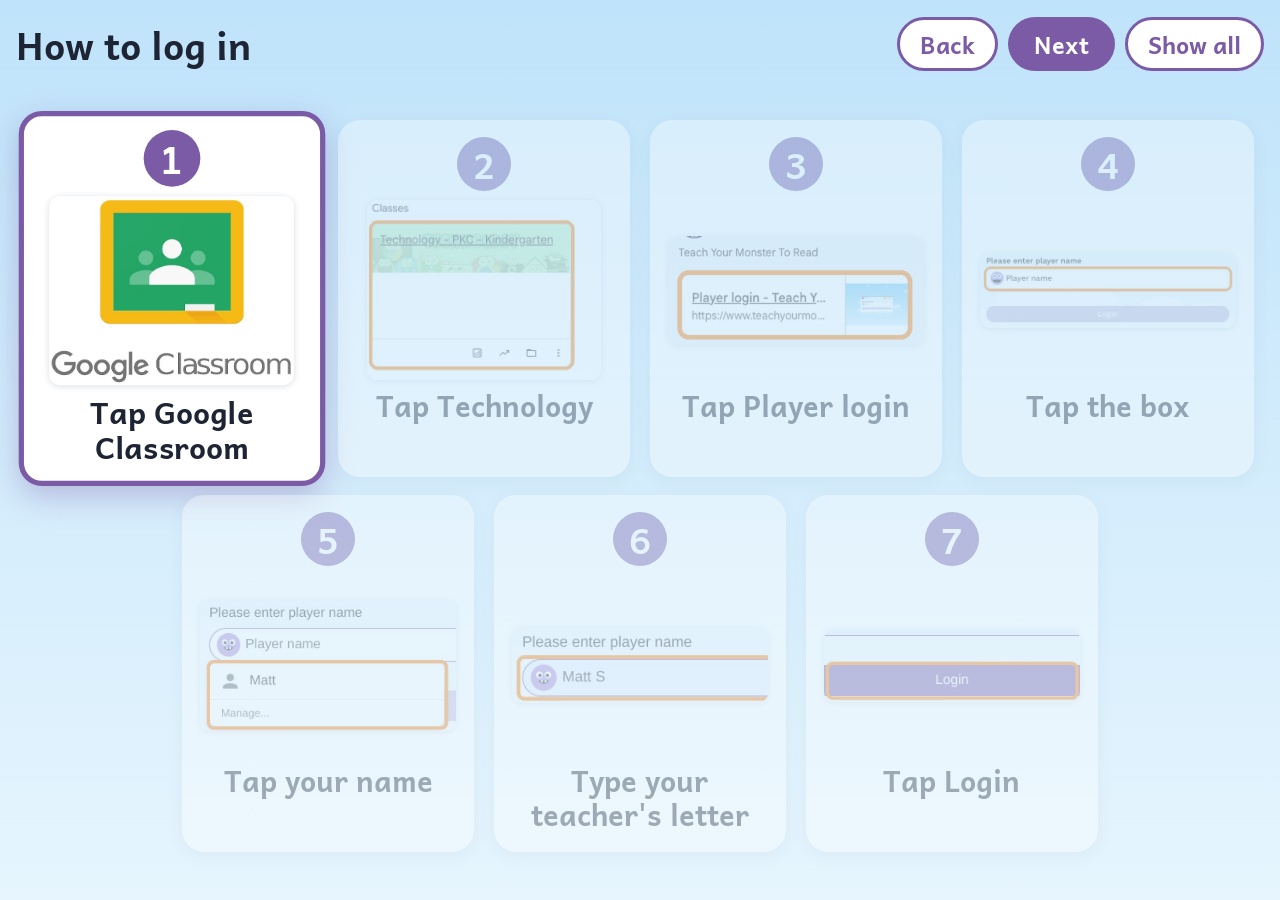
<file: login-steps.html>
<!doctype html>
<html lang="en">
<head>
<meta charset="utf-8">
<meta name="viewport" content="width=device-width, initial-scale=1, viewport-fit=cover">
<title>Monster Login Steps</title>
<meta name="claude:viewport-fit-sides" content="cover">
<link rel="stylesheet" href="https://fonts.googleapis.com/css2?family=Andika:wght@400;700&display=swap">
<style>
  /* Layout: projector wall of 7 big picture cards (4 + 3), one lit at a time. Single bright sky look. */
  :root {
    color-scheme: light;
    --sky:#bfe3fa; --sky2:#e6f5fe; --ink:#1d2433; --card:#ffffff;
    --lit:#7b5ba6; --dim:#c9d3de; --green:#1e8e3e; --yellow:#f6c026;
    --font:"Andika", "Comic Sans MS", Arial, sans-serif;
  }
  * { box-sizing:border-box; }
  html, body { height:100%; }
  body { margin:0; background:linear-gradient(var(--sky), var(--sky2)); background-color:var(--sky); color:var(--ink);
         font-family:var(--font); display:flex; flex-direction:column; gap:1.2vh;
         padding-block:1.5vh; padding-left:max(16px, env(safe-area-inset-left, 0px)); padding-right:max(16px, env(safe-area-inset-right, 0px)); }
  header { display:flex; align-items:center; justify-content:space-between; gap:12px; flex-wrap:wrap; }
  h1 { margin:0; font-size:clamp(26px, 4.2vh, 46px); text-wrap:balance; }
  .controls { display:flex; gap:10px; align-items:center; flex-wrap:wrap; }
  .controls button { font-family:var(--font); font-size:clamp(18px, 2.6vh, 28px); font-weight:700; border:none; border-radius:999px;
                     padding:8px 26px; cursor:pointer; background:var(--lit); color:#fff; }
  .controls button.soft { background:#fff; color:var(--lit); border:3px solid var(--lit); padding:5px 20px; }
  .controls button:focus-visible, .step:focus-visible { outline:4px solid var(--yellow); outline-offset:3px; }
  .setting { font-size:15px; background:#fff; border-radius:10px; padding:6px 10px; display:flex; gap:6px; align-items:center; }
  .setting input { width:2.4em; font-size:18px; text-align:center; text-transform:uppercase; font-family:var(--font);
                   border:2px solid var(--dim); border-radius:6px; }

  .wall { flex:1; min-height:0; display:flex; flex-wrap:wrap; justify-content:center; align-content:center; gap:2vh 1.6vw; }
  .step { width:calc(25% - 1.6vw); min-width:200px; background:var(--card); border-radius:22px; border:5px solid transparent;
          padding:1.4vh 1vw 1.8vh; display:flex; flex-direction:column; align-items:center; gap:1vh; cursor:pointer;
          transition:opacity .25s, transform .25s, border-color .25s; box-shadow:0 4px 14px rgba(30,60,90,.12); }
  .wall.focus .step { opacity:.35; }
  .wall.focus .step.on { opacity:1; border-color:var(--lit); transform:scale(1.05); box-shadow:0 10px 28px rgba(123,91,166,.35); }
  .wall.focus .step.done { opacity:.6; }
  .num { width:clamp(40px, 6vh, 64px); height:clamp(40px, 6vh, 64px); border-radius:50%; background:var(--lit); color:#fff;
         font-size:clamp(24px, 4vh, 42px); font-weight:700; display:flex; align-items:center; justify-content:center; }
  .pic { width:100%; height:clamp(110px, 20vh, 220px); display:flex; align-items:center; justify-content:center; }
  .pic img { max-height:100%; max-width:100%; object-fit:contain; border-radius:10px; box-shadow:0 1px 6px rgba(30,60,90,.18); }
  .say { font-size:clamp(20px, 3.2vh, 36px); font-weight:700; text-align:center; line-height:1.15; text-wrap:balance; }
  @media (max-width:820px){ .step { width:calc(50% - 1.6vw); } }
  @media (prefers-reduced-motion: reduce){ .step { transition:none; } .wall.focus .step.on { transform:none; } }
</style>
</head>
<body>


<header>
  <h1>How to log in</h1>
  <div class="controls">
    <button class="soft" id="back">Back</button>
    <button id="next">Next</button>
    <button class="soft" id="all">Show all</button>
  </div>
</header>

<main class="wall focus" id="wall">
  <div class="step" tabindex="0">
    <div class="num">1</div>
    <div class="pic"><img src="images/1.jpg" alt="Tap Google Classroom"></div>
    <div class="say">Tap Google Classroom</div>
  </div>
  <div class="step" tabindex="0">
    <div class="num">2</div>
    <div class="pic"><img src="images/2.jpg" alt="Tap Technology"></div>
    <div class="say">Tap Technology</div>
  </div>
  <div class="step" tabindex="0">
    <div class="num">3</div>
    <div class="pic"><img src="images/3.jpg" alt="Tap Player login"></div>
    <div class="say">Tap Player login</div>
  </div>
  <div class="step" tabindex="0">
    <div class="num">4</div>
    <div class="pic"><img src="images/4.jpg" alt="Tap the box"></div>
    <div class="say">Tap the box</div>
  </div>
  <div class="step" tabindex="0">
    <div class="num">5</div>
    <div class="pic"><img src="images/5.jpg" alt="Tap your name"></div>
    <div class="say">Tap your name</div>
  </div>
  <div class="step" tabindex="0">
    <div class="num">6</div>
    <div class="pic"><img src="images/6.jpg" alt="Type your teacher's letter"></div>
    <div class="say">Type your teacher's letter</div>
  </div>
  <div class="step" tabindex="0">
    <div class="num">7</div>
    <div class="pic"><img src="images/7.jpg" alt="Tap Login"></div>
    <div class="say">Tap Login</div>
  </div>
</main>

<script>
(function(){
  const wall = document.getElementById('wall');
  const steps = Array.from(document.querySelectorAll('.step'));
  const allBtn = document.getElementById('all');
  let cur = 0;

  function show() {
    steps.forEach((s, i) => { s.classList.toggle('on', i === cur); s.classList.toggle('done', i < cur); });
  }
  function go(i) { cur = Math.max(0, Math.min(steps.length - 1, i)); wall.classList.add('focus'); allBtn.textContent = 'Show all'; show(); }

  document.getElementById('next').addEventListener('click', () => go(cur + 1));
  document.getElementById('back').addEventListener('click', () => go(cur - 1));
  allBtn.addEventListener('click', () => {
    const f = wall.classList.toggle('focus');
    allBtn.textContent = f ? 'Show all' : 'One at a time';
  });
  steps.forEach((s, i) => {
    s.addEventListener('click', () => go(i));
    s.addEventListener('keydown', e => { if (e.key === 'Enter' || e.key === ' ') { e.preventDefault(); go(i); } });
  });
  document.addEventListener('keydown', e => {
    if (e.key === 'ArrowRight' || e.key === ' ') { e.preventDefault(); go(cur + 1); }
    if (e.key === 'ArrowLeft') go(cur - 1);
  });

  show();
})();
</script>

</body>
</html>
</file>
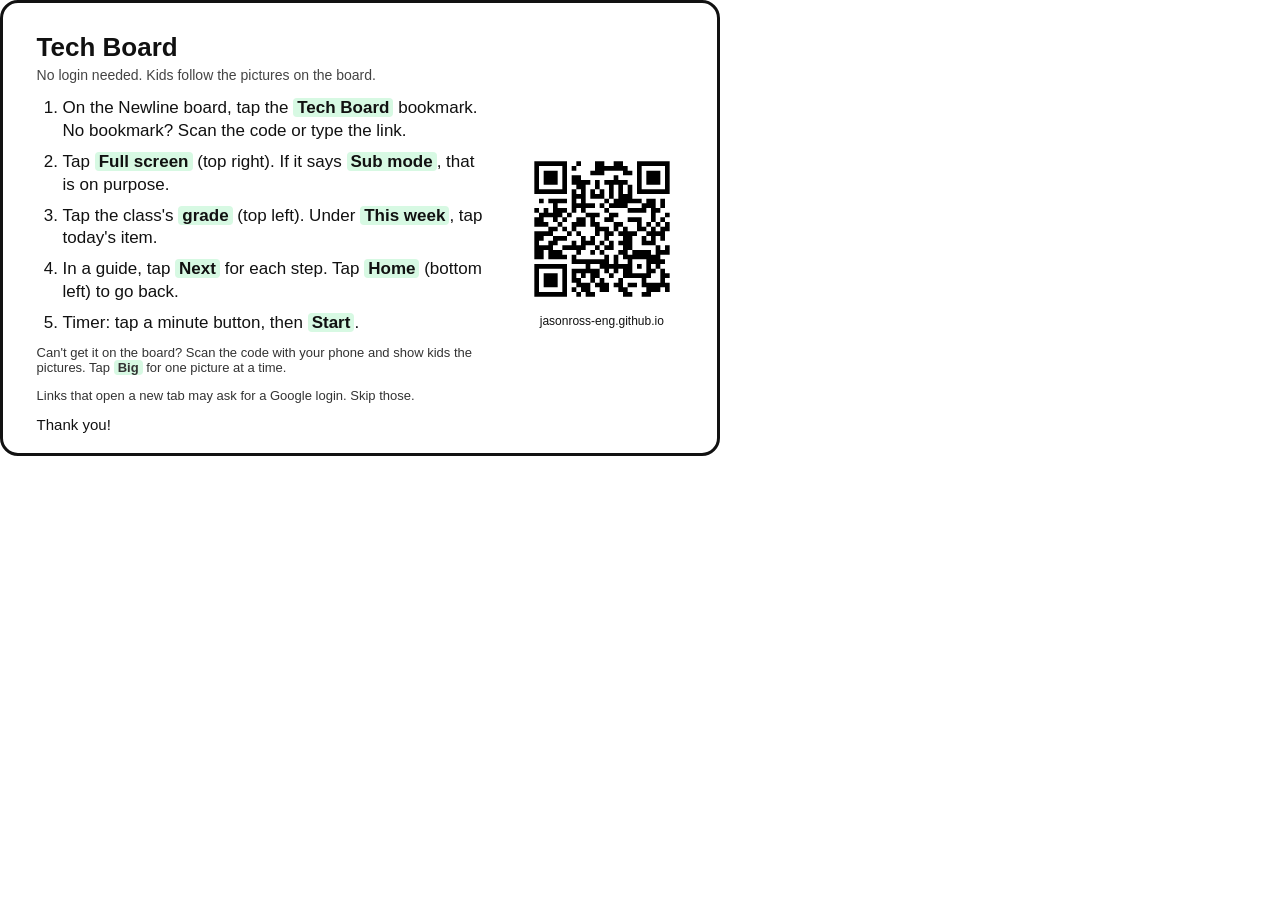
<file: sub.html>
<!doctype html>
<html lang="en">
<head>
<meta charset="utf-8">
<meta name="viewport" content="width=device-width, initial-scale=1">
<title>Tech Board Sub Note</title>
<style>
  @page { size: letter; margin: 0.5in; }
  * { box-sizing: border-box; }
  body { margin: 0; font-family: Arial, Helvetica, sans-serif; color: #111; background: #fff; }
  .sheet { width: 7.5in; height: 4.75in; border: 3px solid #111; border-radius: 18px; padding: 0.3in 0.35in;
           display: grid; grid-template-columns: 1fr 1.7in; gap: 0.3in; }
  h1 { margin: 0 0 4px; font-size: 26px; }
  .sub { margin: 0 0 14px; font-size: 14px; color: #444; }
  ol { margin: 0; padding-left: 26px; font-size: 17px; line-height: 1.35; }
  li { margin-bottom: 8px; }
  b { background: #d7f9e3; padding: 0 4px; border-radius: 4px; }
  .side { display: flex; flex-direction: column; align-items: center; justify-content: center; gap: 8px; text-align: center; }
  .side img { width: 1.6in; height: 1.6in; }
  .url { font-size: 12px; word-break: break-all; }
  .note { font-size: 13px; color: #333; margin-top: 10px; }
  .sign { margin-top: 10px; font-size: 15px; }
</style>
</head>
<body>
<div class="sheet">
  <div>
    <h1>Tech Board</h1>
    <p class="sub">No login needed. Kids follow the pictures on the board.</p>
    <ol>
      <li>On the Newline board, tap the <b>Tech Board</b> bookmark. No bookmark? Scan the code or type the link.</li>
      <li>Tap <b>Full screen</b> (top right). If it says <b>Sub mode</b>, that is on purpose.</li>
      <li>Tap the class's <b>grade</b> (top left). Under <b>This week</b>, tap today's item.</li>
      <li>In a guide, tap <b>Next</b> for each step. Tap <b>Home</b> (bottom left) to go back.</li>
      <li>Timer: tap a minute button, then <b>Start</b>.</li>
    </ol>
    <p class="note">Can't get it on the board? Scan the code with your phone and show kids the pictures. Tap <b>Big</b> for one picture at a time.</p>
    <p class="note">Links that open a new tab may ask for a Google login. Skip those.</p>
    <p class="sign">Thank you!</p>
  </div>
  <div class="side">
    <img src="sub-qr.svg" alt="QR code for the Tech Board link">
    <div class="url">jasonross-eng.github.io</div>
  </div>
</div>
</body>
</html>
</file>
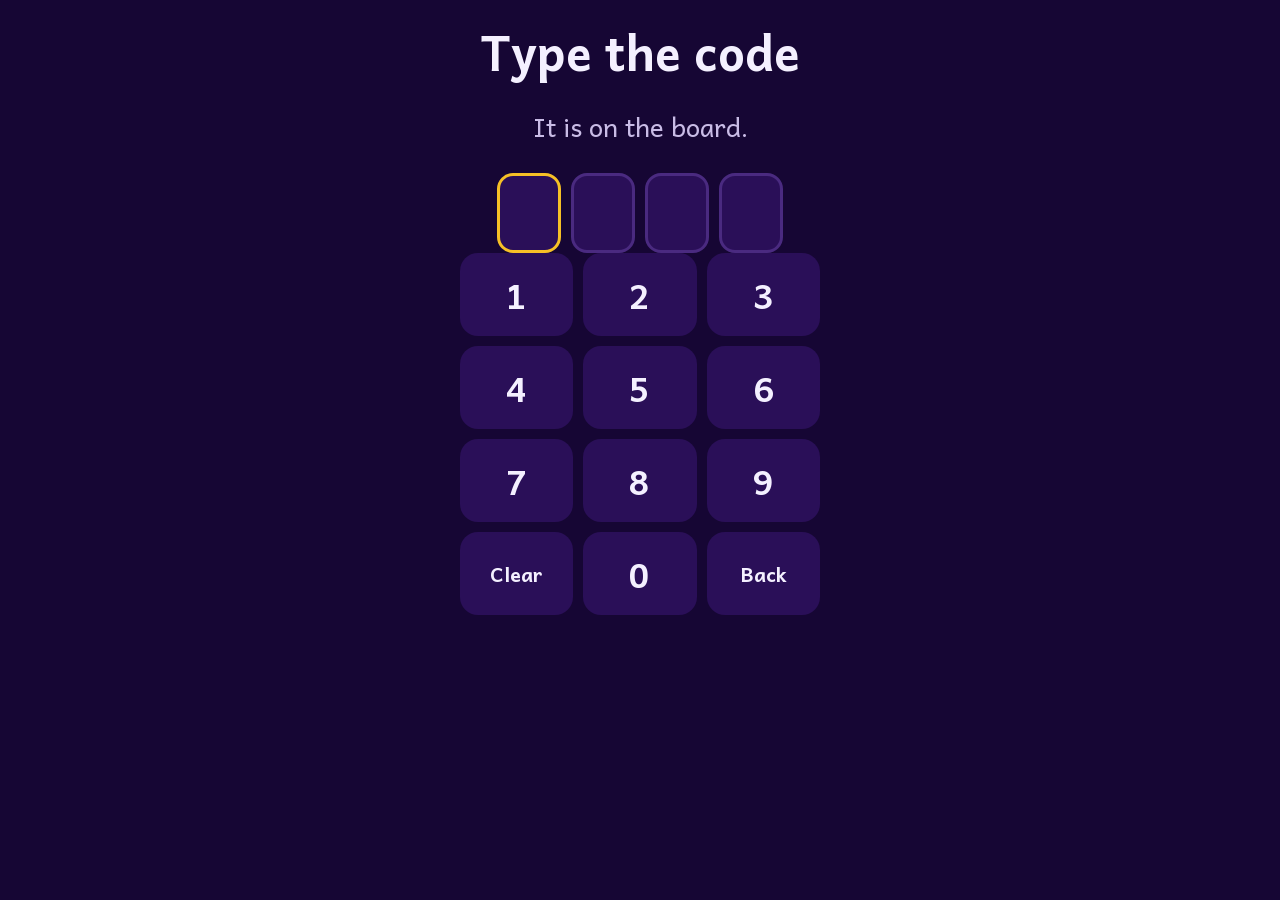
<file: vote.html>
<!doctype html>
<html lang="en">
<head>
<meta charset="utf-8">
<meta name="viewport" content="width=device-width, initial-scale=1">
<title>Vote</title>
<link rel="icon" href="data:image/svg+xml,<svg xmlns=%22http://www.w3.org/2000/svg%22 viewBox=%220 0 100 100%22><text y=%22.9em%22 font-size=%2290%22>🗳️</text></svg>">
<link rel="stylesheet" href="fonts/andika.css">
<style>
  /* Student vote page. Students type the code from the board and tap an answer.
     Answers travel through the free ntfy.sh relay: only the code, a random device id and the answer number, never a name. */
  :root { --bg:#160634; --card:#2a0f58; --ink:#f4f0ff; --soft:#c9bce6; --accent:#ffffff; --yellow:#f6c026; --font:"Andika", "Comic Sans MS", Arial, sans-serif; }
  * { box-sizing:border-box; }
  html, body { height:100%; }
  body { margin:0; font-family:var(--font); color:var(--ink); background:var(--bg); display:flex; flex-direction:column; align-items:center; }
  main { width:min(760px, 100%); flex:1; display:flex; flex-direction:column; gap:16px; padding:16px; }
  h1 { margin:8px 0 0; text-align:center; font-size:clamp(28px, 6vw, 48px); line-height:1.15; overflow-wrap:anywhere; }
  .msg { text-align:center; font-size:clamp(18px, 4vw, 26px); color:var(--soft); min-height:1.3em; }
  .code { display:flex; justify-content:center; gap:10px; }
  .code span { width:64px; height:80px; border-radius:16px; background:var(--card); display:flex; align-items:center; justify-content:center; font-size:48px; font-weight:700; border:3px solid #4a2a80; }
  .code span.on { border-color:var(--yellow); }
  .pad { display:grid; grid-template-columns:repeat(3, 1fr); gap:10px; width:min(360px, 100%); margin:0 auto; }
  .pad button, .opt, .go { font-family:var(--font); font-weight:700; border:none; cursor:pointer; color:var(--ink); background:var(--card); border-radius:18px; }
  .pad button { font-size:34px; padding:14px 0; }
  .pad button:active, .opt:active { transform:scale(.97); }
  .opts { display:flex; gap:12px; flex:1; }
  .opts.mc { flex-direction:column; }
  .opt { flex:1; min-height:90px; display:flex; align-items:center; justify-content:center; gap:14px; padding:12px 16px; font-size:clamp(22px, 5vw, 34px); border:4px solid transparent; }
  .opts:not(.mc) .opt { flex-direction:column; }
  .opt .em { font-size:clamp(56px, 14vw, 110px); line-height:1; }
  .opt .let { flex:0 0 auto; width:1.7em; height:1.7em; border-radius:50%; color:#1d2433; display:flex; align-items:center; justify-content:center; }
  .opt .tx { overflow-wrap:anywhere; }
  .opts.mc .opt { justify-content:flex-start; text-align:left; }
  .opt.picked { border-color:var(--yellow); background:#3d1a78; }
  .ans { flex:1; min-height:140px; resize:none; font-family:var(--font); font-size:clamp(22px, 5vw, 32px); padding:12px; border-radius:18px; border:3px solid var(--yellow); background:#fff; color:#1d2433; }
  .done { text-align:center; font-size:clamp(20px, 4.5vw, 30px); font-weight:700; color:var(--yellow); min-height:1.3em; }
  .go { align-self:center; font-size:18px; padding:8px 18px; background:transparent; border:2px solid #4a2a80; color:var(--soft); }
  [hidden] { display:none !important; }
</style>
</head>
<body>
<main>
  <section id="enter">
    <h1>Type the code</h1>
    <p class="msg" id="enterMsg">It is on the board.</p>
    <div class="code" id="codeBoxes"><span></span><span></span><span></span><span></span></div>
    <div class="pad" id="pad"></div>
  </section>
  <section id="voteSec" hidden style="display:flex;flex-direction:column;gap:16px;flex:1">
    <h1 id="q"></h1>
    <div class="opts" id="opts"></div>
    <p class="done" id="done"></p>
    <p class="msg" id="voteMsg"></p>
    <button class="go" id="other">Use a different code</button>
  </section>
</main>
<script>
(function () {
  const RELAY = 'https://ntfy.sh/', PREFIX = 'jre-tb-';
  const COLORS = ['#22d3ee', '#7be0a2', '#f6c026', '#ff8a80', '#b48cff', '#ffb74d'];
  const $ = id => document.getElementById(id);
  const mem = {};
  const st = { get(k) { try { return localStorage.getItem(k); } catch(e) { return mem[k] || null; } }, set(k, v) { try { localStorage.setItem(k, v); } catch(e) { mem[k] = v; } } };
  let dev = st.get('voteid'); if (!dev) { dev = Math.random().toString(36).slice(2, 12); st.set('voteid', dev); }
  let code = '', poll = null, es = null;

  // ---------- code entry ----------
  function paintCode() { $('codeBoxes').querySelectorAll('span').forEach((s, i) => { s.textContent = code[i] || ''; s.classList.toggle('on', i === code.length); }); }
  ['1','2','3','4','5','6','7','8','9','Clear','0','Back'].forEach(k => {
    const b = document.createElement('button'); b.textContent = k; if (k.length > 1) b.style.fontSize = '20px';
    b.onclick = () => {
      if (k === 'Clear') code = ''; else if (k === 'Back') code = code.slice(0, -1); else if (code.length < 4) code += k;
      paintCode(); if (code.length === 4) join();
    };
    $('pad').appendChild(b);
  });
  document.addEventListener('keydown', e => {
    if ($('enter').hidden) return;
    if (/^\d$/.test(e.key) && code.length < 4) { code += e.key; paintCode(); if (code.length === 4) join(); }
    if (e.key === 'Backspace') { code = code.slice(0, -1); paintCode(); }
  });

  // ---------- joining and voting ----------
  function show(sec) { $('enter').hidden = sec !== 'enter'; $('voteSec').hidden = sec !== 'vote'; }
  function useDef(d) {
    if (!d || d.closed) { poll = null; show('vote'); $('q').textContent = 'Voting is closed'; $('opts').innerHTML = ''; $('done').textContent = ''; $('voteMsg').textContent = 'Look at the board.'; return; }
    if (poll && poll.n === d.n) return;
    poll = d; render();
  }
  async function join() {
    $('enterMsg').textContent = 'Looking for the poll...';
    try {
      const r = await fetch(RELAY + PREFIX + code + '-q/json?poll=1&since=all');
      if (!r.ok) throw 0;
      const lines = (await r.text()).trim().split('\n').filter(Boolean);
      let last = null;
      lines.forEach(l => { try { const m = JSON.parse(l); if (!m.event || m.event === 'message') last = JSON.parse(m.message); } catch(e) {} });
      if (!last) { $('enterMsg').textContent = 'No poll with that code. Check the board and try again.'; code = ''; paintCode(); return; }
      history.replaceState(null, '', '?c=' + code);
      useDef(last); listen();
    } catch(e) { $('enterMsg').textContent = 'Cannot reach the vote service. Ask your teacher.'; code = ''; paintCode(); }
  }
  // new questions from the board show up by themselves
  function listen() {
    if (es) es.close();
    es = new EventSource(RELAY + PREFIX + code + '-q/sse?since=' + Math.floor(Date.now() / 1000));
    es.onmessage = e => { try { const m = JSON.parse(e.data); if (m.event && m.event !== 'message') return; useDef(JSON.parse(m.message)); } catch(x) {} };
  }
  function render() {
    show('vote');
    const mc = poll.type === 'mc', mine = st.get('vote_' + code + '_' + poll.n);
    $('q').textContent = poll.q || (mc ? 'Pick one' : poll.type === 'text' ? 'Type your answer' : 'Tap your answer');
    $('opts').className = 'opts' + (mc ? ' mc' : '');
    $('opts').innerHTML = '';
    if (poll.type === 'text') {   // short answer: type and send; sending again replaces the answer
      $('opts').className = 'opts mc';
      const ta = document.createElement('textarea'); ta.className = 'ans'; ta.maxLength = 200; ta.placeholder = 'Type here'; ta.setAttribute('aria-label', 'Your answer');
      ta.value = mine || '';
      const send = document.createElement('button'); send.className = 'opt'; send.style.flex = '0 0 auto'; send.style.minHeight = '64px'; send.textContent = mine ? 'Send again' : 'Send';
      send.onclick = () => { const t = ta.value.trim(); if (t) vote(t); else ta.focus(); };
      $('opts').appendChild(ta); $('opts').appendChild(send);
      $('done').textContent = mine ? 'Thanks! You can change your answer and send it again.' : '';
      $('voteMsg').textContent = 'Do not type your name.';
      return;
    }
    poll.opts.forEach((o, i) => {
      const b = document.createElement('button'); b.className = 'opt' + (String(i) === mine ? ' picked' : '');
      if (mc) { const l = document.createElement('span'); l.className = 'let'; l.style.background = COLORS[i % 6]; l.textContent = String.fromCharCode(65 + i); b.appendChild(l); }
      else { const e = document.createElement('span'); e.className = 'em'; e.textContent = o[0]; b.appendChild(e); }
      const t = document.createElement('span'); t.className = 'tx'; t.textContent = o[1]; b.appendChild(t);
      b.onclick = () => vote(i, b);
      $('opts').appendChild(b);
    });
    $('done').textContent = mine !== null ? 'Thanks! You can tap another answer to change it.' : '';
    $('voteMsg').textContent = '';
  }
  let busy = false;
  async function vote(i) {
    if (busy || !poll) return; busy = true;
    try {
      const body = typeof i === 'string' ? { n: poll.n, d: dev, t: i.slice(0, 200) } : { n: poll.n, d: dev, a: i };
      const r = await fetch(RELAY + PREFIX + code + '-v', { method: 'POST', body: JSON.stringify(body) });
      if (!r.ok) throw 0;
      st.set('vote_' + code + '_' + poll.n, String(i)); render();
    } catch(e) { $('voteMsg').textContent = 'That did not go through. Try again.'; }
    setTimeout(() => busy = false, 800);
  }
  $('other').onclick = () => { if (es) es.close(); poll = null; code = ''; paintCode(); $('enterMsg').textContent = 'It is on the board.'; history.replaceState(null, '', location.pathname); show('enter'); };

  const c = new URLSearchParams(location.search).get('c');
  if (c && /^\d{4}$/.test(c)) { code = c; paintCode(); join(); } else paintCode();
})();
</script>
</body>
</html>
</file>
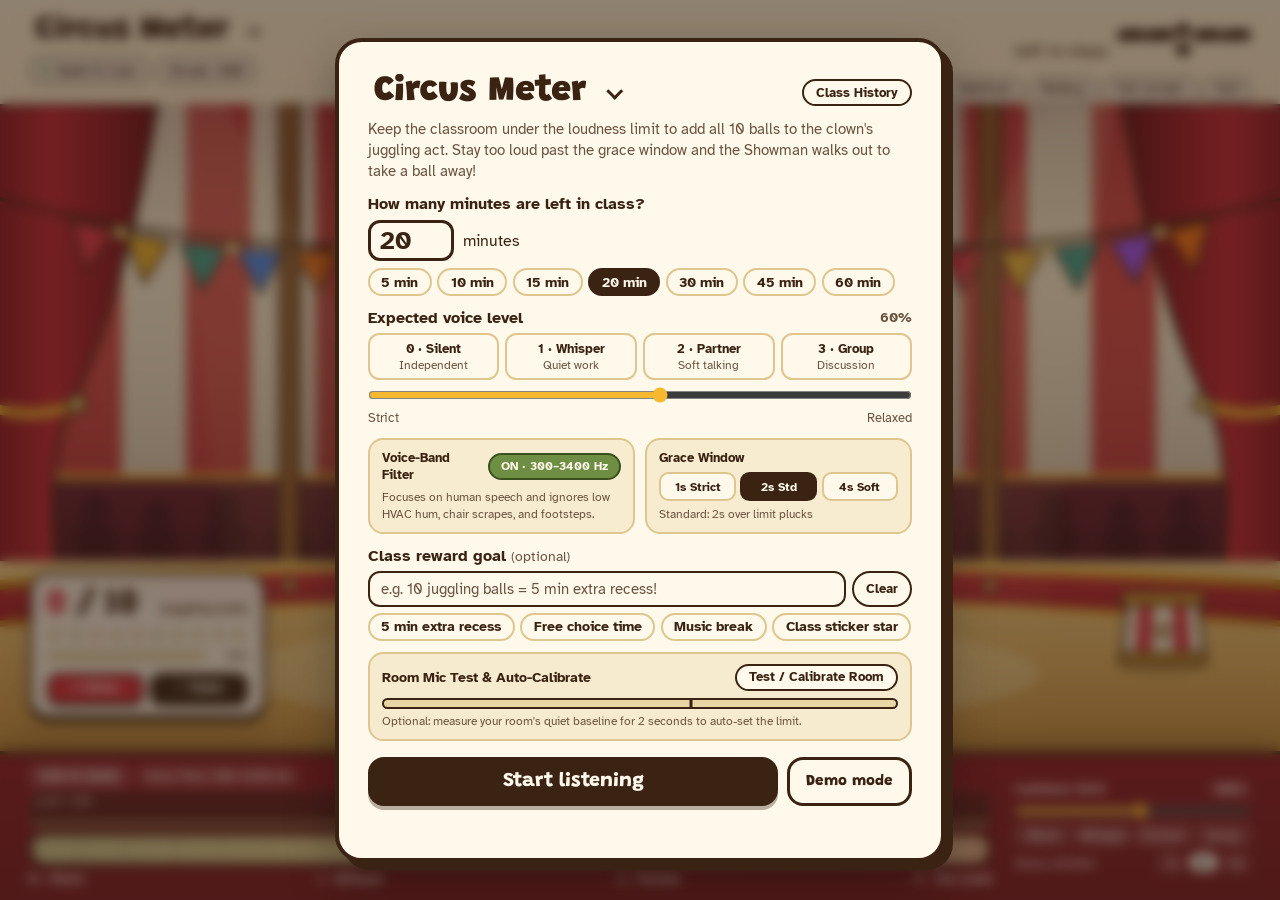
<file: meters/circus.html>
<!DOCTYPE html>
<html lang="en">
<head>
<meta charset="utf-8">
<meta name="viewport" content="width=device-width, initial-scale=1, viewport-fit=cover">
<title>Circus Meter - Classroom Sound Monitor</title>
<link rel="preconnect" href="https://fonts.googleapis.com">
<link rel="preconnect" href="https://fonts.gstatic.com" crossorigin>
<link href="https://fonts.googleapis.com/css2?family=Grandstander:wght@600;800;900&family=Atkinson+Hyperlegible:wght@400;700&display=swap" rel="stylesheet">
<link rel="stylesheet" href="meter-core.css">
<style>
/* ---------- Circus Meter Theme Palette & Big Top Scene ---------- */
:root{
  --sky:#FFF2D6; --sky2:#F8CF8E;
  --field:#C9313B; --field2:#8F1C26;
  --pumpkin:#D92E3A; --gold:#F5B82E; --cranberry:#B81E2E;
}
.app.sky-dark{
  --field:#6B1A2B; --field2:#44101C;
}

.circus-bg{position:absolute;inset:0;width:100%;height:100%;z-index:0}

/* Gentle circus scene motion */
.bunting-sway{transform-box:fill-box;transform-origin:top center;animation:buntingSway 5.5s ease-in-out infinite alternate}
.bunting-sway-2{transform-box:fill-box;transform-origin:top center;animation:buntingSway 6.8s ease-in-out infinite alternate-reverse}
@keyframes buntingSway{from{transform:rotate(-1.2deg)}to{transform:rotate(1.4deg)}}

.spot-l{transform-box:view-box;transform-origin:170px 0px;animation:spotSweepL 11s ease-in-out infinite alternate}
.spot-r{transform-box:view-box;transform-origin:1030px 0px;animation:spotSweepR 13s ease-in-out infinite alternate}
@keyframes spotSweepL{from{transform:rotate(-7deg)}to{transform:rotate(8deg)}}
@keyframes spotSweepR{from{transform:rotate(7deg)}to{transform:rotate(-8deg)}}

.bulb-twinkle{animation:twinkle 2.4s ease-in-out infinite alternate}
.bulb-twinkle-2{animation:twinkle 2.4s ease-in-out infinite alternate-reverse}
@keyframes twinkle{0%{opacity:.58}100%{opacity:1}}

/* Round juggling ball pips in the score card */
.pip{border-radius:50%;height:12px;width:12px;justify-self:center}
.pip.on{transform:scale(1.18);box-shadow:inset -2px -2px 0 rgba(0,0,0,.18),inset 2px 2px 0 rgba(255,255,255,.35)}

/* Hero Clown Balancing on Ball */
.clown-wrap{perspective:1400px;position:relative;height:100%;width:100%;display:flex;align-items:flex-end;justify-content:center;pointer-events:none}
svg.clown{height:84%;max-height:84%;width:auto;max-width:96%;margin-bottom:1.1%;overflow:visible;position:relative;z-index:3;--gait:.86s;will-change:transform}
svg.clown.warn{--gait:.48s}
svg.clown.loud{--gait:.24s}

.cl-balance{transform-box:view-box;transform-origin:200px 264px;transition:transform .2s}
.cl-rider{transform-box:view-box;transform-origin:200px 264px}
.cl-shadow{transform-box:view-box;transform-origin:200px 350px;transition:transform .2s}

.cl-foot-l{transform-box:view-box;transform-origin:182px 236px}
.cl-foot-r{transform-box:view-box;transform-origin:218px 236px}
.calm .cl-rider{animation:balanceCalm 2.2s ease-in-out infinite}
.warn .cl-rider{animation:balanceWarn .72s ease-in-out infinite}
.loud .cl-rider{animation:balanceLoud .28s ease-in-out infinite}
.moving .cl-foot-l{animation:pedalL var(--gait) ease-in-out infinite}
.moving .cl-foot-r{animation:pedalR var(--gait) ease-in-out infinite}
@keyframes balanceCalm{0%,100%{transform:rotate(-2.2deg)}50%{transform:rotate(2.2deg)}}
@keyframes balanceWarn{0%,100%{transform:rotate(-6.5deg) translateY(0)}50%{transform:rotate(6.5deg) translateY(-3px)}}
@keyframes balanceLoud{0%,100%{transform:rotate(-12deg) translateY(-2px)}50%{transform:rotate(12deg) translateY(-6px)}}
@keyframes pedalL{0%,100%{transform:translateY(0) rotate(-6deg)}50%{transform:translateY(-7px) rotate(8deg)}}
@keyframes pedalR{0%,100%{transform:translateY(-7px) rotate(-8deg)}50%{transform:translateY(0) rotate(6deg)}}

.cl-head{transform-box:view-box;transform-origin:200px 150px;transition:transform .22s}
.face-r .cl-head{transform:rotate(4.5deg)}
.face-l .cl-head{transform:rotate(-4.5deg)}
.loud.face-r .cl-head{transform:rotate(9deg)}
.loud.face-l .cl-head{transform:rotate(-9deg)}

.pupil-g{transition:transform .2s}
.face-r .pupil-g{transform:translateX(2.4px)}
.face-l .pupil-g{transform:translateX(-2.4px)}
.loud .pupil-dot{r:2.6}

.smile-calm{opacity:1;transition:opacity .18s}
.smile-warn{opacity:0;transition:opacity .18s}
.mouth-loud{opacity:0;transition:opacity .15s}
.warn .smile-calm,.loud .smile-calm{opacity:0}
.warn .smile-warn{opacity:1}
.loud .mouth-loud{opacity:1}

.brow-calm{opacity:1;transition:opacity .18s}
.brow-worried{opacity:0;transition:opacity .18s}
.warn .brow-calm,.loud .brow-calm{opacity:0}
.warn .brow-worried,.loud .brow-worried{opacity:1}

.sweat{opacity:0;transition:opacity .2s}
.warn .sweat,.loud .sweat{opacity:1}
.sweat path{animation:sweatDrop .9s ease-in infinite}
@keyframes sweatDrop{0%{transform:translateY(-4px);opacity:0}30%{opacity:1}100%{transform:translateY(14px);opacity:0}}

.hat-flower{transform-box:view-box;transform-origin:214px 82px;animation:flowerBob 1.9s ease-in-out infinite alternate}
.loud .hat-flower{animation-duration:.28s}
@keyframes flowerBob{from{transform:rotate(-9deg)}to{transform:rotate(12deg)}}

.star-crown{opacity:0;transform-box:view-box;transform-origin:200px 76px;transform:scale(0) translateY(10px);transition:transform .55s cubic-bezier(.3,1.7,.5,1),opacity .3s}
.crowned .star-crown{opacity:1;transform:scale(1) translateY(0)}

/* Celebratory victory bounce when all 10 balls are earned */
svg.clown.dance{animation:circusDance 2.5s ease-in-out 2}
@keyframes circusDance{
  0%{translate:0 0;rotate:y 0deg}
  12%{translate:0 -44px}
  24%{translate:0 0}
  36%{translate:0 -44px}
  48%{translate:0 0;rotate:y 0deg}
  68%{translate:0 -88px;rotate:y 360deg}
  84%{translate:0 0;rotate:y 360deg}
  92%{translate:0 -16px}
  100%{translate:0 0;rotate:y 360deg}
}

/* Wobble jolt when Showman takes a ball */
.yelp .cl-rider{animation:clownYelp .72s ease-out!important}
@keyframes clownYelp{
  0%{transform:none}
  18%{transform:translateY(-26px) rotate(-14deg)}
  38%{transform:rotate(11deg)}
  58%{transform:translateY(-10px) rotate(-7deg)}
  78%{transform:rotate(4deg)}
  100%{transform:none}
}

/* Showman (Ringmaster) overlay & flying ball */
.showman-fg{position:absolute;z-index:4;bottom:0;left:0;display:none;overflow:visible;pointer-events:none}
.flying-ball{position:absolute;z-index:6;left:0;top:0;pointer-events:none;overflow:visible}

@media (prefers-reduced-motion:reduce){
  .cl-rider,.cl-foot-l,.cl-foot-r,.hat-flower,.bunting-sway,.bunting-sway-2,
  .spot-l,.spot-r,.bulb-twinkle,.bulb-twinkle-2,.sweat path{animation:none!important}
}
</style>
</head>
<body>
<div class="app sky-light" id="app">
  <header class="top">
    <div class="brand-col">
      <h1 class="brand display">
        <label class="meter-pick">
          <span class="sr-only">Choose a classroom sound meter</span>
          <select onchange="location.href=this.value">
            <option value="veterans.html">Veterans Meter</option>
            <option value="gobble-meter.html">Gobble Meter</option>
            <option value="santa.html">Santa Meter</option>
            <option value="mlk.html">Dream Meter</option>
            <option value="washington.html">Washington Meter</option>
            <option value="easter.html">Bunny Meter</option>
            <option value="circus.html" selected>Circus Meter</option>
            <option value="cyborg.html">Cyborg Meter</option>
          </select>
        </label>
      </h1>
      <div class="status-pills">
        <span class="pill" id="modePill"><i class="pill-dot" id="statusDot"></i><span id="statusText">Quiet &amp; Calm</span></span>
        <span class="pill" id="streakPill" title="Current uninterrupted quiet streak">Streak: <strong id="streakVal">0:00</strong></span>
        <span class="pill pill-goal" id="goalPill" hidden><span id="goalPillText"></span></span>
      </div>
    </div>

    <div class="clock display" id="clock">
      <div class="clock-readout">
        <div class="sub" id="timeSub">left in class</div>
        <div class="time" id="time">--:--</div>
      </div>
      <div class="tools">
        <button class="tool" id="minus" title="Subtract 1 minute">-1m</button>
        <button class="tool" id="plus" title="Add 1 minute">+1m</button>
        <button class="tool" id="pause" title="Pause timer (Space)">Pause</button>
        <button class="tool" id="mic" aria-pressed="false" title="Mute/unmute mic (M)">Mic on</button>
        <button class="tool" id="voiceFilterBtn" title="Filter 300-3400 Hz human voice range to ignore HVAC &amp; chair rumble">Voice filter &#10003;</button>
        <button class="tool" id="sound" aria-pressed="false" title="Toggle circus horn &amp; chime audio">Sound on</button>
        <button class="tool" id="skyLock" aria-pressed="false" title="Lock bright matinee lighting for classroom projectors">Matinee</button>
        <button class="tool" id="histBtnTop" title="View saved class history &amp; weekly stats">History</button>
        <button class="tool" id="full" title="Toggle full screen">Full screen</button>
        <button class="tool" id="stop" title="End session &amp; return to setup">End</button>
      </div>
    </div>
  </header>

  <canvas class="weather" id="weather" aria-hidden="true"></canvas>
  <canvas class="fx-canvas" id="fxCanvas" aria-hidden="true"></canvas>

  <main class="stage">
    <!-- Rich Illustrated Circus Big Top Scene -->
    <svg class="circus-bg" viewBox="0 0 1200 600" preserveAspectRatio="xMidYMax slice" aria-hidden="true">
      <defs>
        <!-- Warm Cream & Crimson Big Top Tent Stripes -->
        <pattern id="tentStripes" width="120" height="600" patternUnits="userSpaceOnUse">
          <rect x="0" y="0" width="60" height="600" fill="#FFF3D6"/>
          <rect x="60" y="0" width="60" height="600" fill="#D93B3B"/>
          <rect x="57" y="0" width="3" height="600" fill="#A62226" opacity=".28"/>
          <rect x="117" y="0" width="3" height="600" fill="#E6C994" opacity=".45"/>
        </pattern>

        <linearGradient id="tentShade" x1="0" y1="0" x2="0" y2="1">
          <stop offset="0%" stop-color="#4A171C" stop-opacity=".22"/>
          <stop offset="35%" stop-color="#FFF5DA" stop-opacity=".08"/>
          <stop offset="85%" stop-color="#3A1216" stop-opacity=".24"/>
          <stop offset="100%" stop-color="#2A0B0E" stop-opacity=".35"/>
        </linearGradient>

        <linearGradient id="spotGrad" x1="0" y1="0" x2="0" y2="1">
          <stop offset="0%" stop-color="#FFF7C8" stop-opacity=".46"/>
          <stop offset="70%" stop-color="#FFE48A" stop-opacity=".16"/>
          <stop offset="100%" stop-color="#FFE48A" stop-opacity="0"/>
        </linearGradient>

        <linearGradient id="curtainRed" x1="0" y1="0" x2="1" y2="0">
          <stop offset="0%" stop-color="#8C1822"/>
          <stop offset="35%" stop-color="#C82834"/>
          <stop offset="70%" stop-color="#9A1B26"/>
          <stop offset="100%" stop-color="#6B1018"/>
        </linearGradient>

        <linearGradient id="curtainRedR" x1="1" y1="0" x2="0" y2="0">
          <stop offset="0%" stop-color="#8C1822"/>
          <stop offset="35%" stop-color="#C82834"/>
          <stop offset="70%" stop-color="#9A1B26"/>
          <stop offset="100%" stop-color="#6B1018"/>
        </linearGradient>

        <linearGradient id="sawdustFloor" x1="0" y1="0" x2="0" y2="1">
          <stop offset="0%" stop-color="#F6D58E"/>
          <stop offset="48%" stop-color="#E5B763"/>
          <stop offset="100%" stop-color="#C6913E"/>
        </linearGradient>

        <linearGradient id="arenaBack" x1="0" y1="0" x2="0" y2="1">
          <stop offset="0%" stop-color="#6A2330"/>
          <stop offset="100%" stop-color="#44141D"/>
        </linearGradient>

        <linearGradient id="ringCurb" x1="0" y1="0" x2="0" y2="1">
          <stop offset="0%" stop-color="#D9323B"/>
          <stop offset="100%" stop-color="#9C1D26"/>
        </linearGradient>

        <linearGradient id="goldBar" x1="0" y1="0" x2="0" y2="1">
          <stop offset="0%" stop-color="#FFE073"/>
          <stop offset="55%" stop-color="#E8A623"/>
          <stop offset="100%" stop-color="#B57510"/>
        </linearGradient>

        <g id="circusStar" fill="#FFE073" stroke="#3B2314" stroke-width="2" stroke-linejoin="round">
          <polygon points="0,-11 3.2,-3.6 11,-3.2 4.9,1.8 6.8,9.6 0,5.2 -6.8,9.6 -4.9,1.8 -11,-3.2 -3.2,-3.6"/>
        </g>

        <g id="pedestal" stroke="#3B2314" stroke-width="3" stroke-linejoin="round">
          <ellipse cx="0" cy="4" rx="46" ry="10" fill="#3B2314" opacity=".2" stroke="none"/>
          <path d="M-36 -58 L36 -58 L42 0 L-42 0 Z" fill="#FFF3D6"/>
          <path d="M-24 -58 L-10 -58 L-12 0 L-28 0 Z" fill="#D9323B" stroke="none"/>
          <path d="M10 -58 L24 -58 L28 0 L12 0 Z" fill="#D9323B" stroke="none"/>
          <path d="M-36 -58 L36 -58 L42 0 L-42 0 Z" fill="none" stroke="#3B2314" stroke-width="3"/>
          <rect x="-42" y="-68" width="84" height="12" rx="4" fill="url(#goldBar)"/>
          <rect x="-44" y="-8" width="88" height="10" rx="4" fill="url(#goldBar)"/>
          <use href="#circusStar" transform="translate(0 -30) scale(.85)"/>
        </g>
      </defs>

      <filter id="tod" x="0" y="0" width="100%" height="100%" color-interpolation-filters="sRGB">
        <feColorMatrix id="todMatrix" type="matrix" values="1 0 0 0 0  0 1 0 0 0  0 0 1 0 0  0 0 0 1 0"/>
      </filter>

      <g id="tentWorld" filter="url(#tod)">
        <!-- Striped Big Top Interior Wall -->
        <rect x="0" y="0" width="1200" height="470" fill="url(#tentStripes)"/>
        <rect x="0" y="0" width="1200" height="470" fill="url(#tentShade)"/>

        <!-- Subtle Bleacher Tier / Audience Silhouette Band -->
        <rect x="0" y="346" width="1200" height="122" fill="url(#arenaBack)"/>
        <path d="M0 346 H1200" stroke="#F5B82E" stroke-width="5"/>
        <g fill="#2C0D14" opacity=".45">
          <circle cx="95" cy="376" r="14"/><ellipse cx="95" cy="404" rx="22" ry="18"/>
          <circle cx="152" cy="380" r="13"/><ellipse cx="152" cy="406" rx="20" ry="17"/>
          <circle cx="215" cy="374" r="15"/><ellipse cx="215" cy="402" rx="22" ry="18"/>
          <circle cx="275" cy="382" r="12"/><ellipse cx="275" cy="408" rx="19" ry="16"/>
          <circle cx="340" cy="376" r="14"/><ellipse cx="340" cy="404" rx="21" ry="18"/>
          <circle cx="408" cy="380" r="13"/><ellipse cx="408" cy="406" rx="20" ry="17"/>
          <circle cx="475" cy="375" r="14"/><ellipse cx="475" cy="404" rx="21" ry="18"/>
          <circle cx="725" cy="375" r="14"/><ellipse cx="725" cy="404" rx="21" ry="18"/>
          <circle cx="792" cy="380" r="13"/><ellipse cx="792" cy="406" rx="20" ry="17"/>
          <circle cx="860" cy="376" r="14"/><ellipse cx="860" cy="404" rx="21" ry="18"/>
          <circle cx="925" cy="382" r="12"/><ellipse cx="925" cy="408" rx="19" ry="16"/>
          <circle cx="985" cy="374" r="15"/><ellipse cx="985" cy="402" rx="22" ry="18"/>
          <circle cx="1048" cy="380" r="13"/><ellipse cx="1048" cy="406" rx="20" ry="17"/>
          <circle cx="1105" cy="376" r="14"/><ellipse cx="1105" cy="404" rx="22" ry="18"/>
        </g>

        <!-- Center Stage Archway Banner in Background -->
        <g stroke="#3B2314" stroke-width="3.2" stroke-linejoin="round">
          <path d="M518 424 V290 Q600 244 682 290 V424 Z" fill="#4A111A"/>
          <path d="M518 424 V290 Q600 244 682 290 V424" fill="none" stroke="url(#goldBar)" stroke-width="8"/>
          <path d="M524 298 Q562 346 534 424 H518 V298 Z" fill="#B81E2E"/>
          <path d="M676 298 Q638 346 666 424 H682 V298 Z" fill="#B81E2E"/>
          <use href="#circusStar" transform="translate(600 264) scale(1.25)"/>
        </g>

        <!-- Wooden Tent Support Poles -->
        <g stroke="#3B2314" stroke-width="3">
          <rect x="266" y="0" width="18" height="432" fill="#8C5427"/>
          <rect x="270" y="0" width="5" height="432" fill="#B5763D" stroke="none" opacity=".6"/>
          <rect x="916" y="0" width="18" height="432" fill="#8C5427"/>
          <rect x="920" y="0" width="5" height="432" fill="#B5763D" stroke="none" opacity=".6"/>
        </g>

        <!-- Draping Red Velvet Side Curtains -->
        <g stroke="#3B2314" stroke-width="3.2" stroke-linejoin="round">
          <path d="M0 0 H152 Q122 180 72 280 Q44 345 64 466 H0 Z" fill="url(#curtainRed)"/>
          <path d="M1200 0 H1048 Q1078 180 1128 280 Q1156 345 1136 466 H1200 Z" fill="url(#curtainRedR)"/>
          <!-- Gold Curtain Tiebacks -->
          <path d="M0 282 Q44 294 78 278" fill="none" stroke="#F5B82E" stroke-width="9" stroke-linecap="round"/>
          <circle cx="78" cy="278" r="8" fill="#FFE073"/>
          <path d="M1200 282 Q1156 294 1122 278" fill="none" stroke="#F5B82E" stroke-width="9" stroke-linecap="round"/>
          <circle cx="1122" cy="278" r="8" fill="#FFE073"/>
        </g>

        <!-- Festive Overhead Bunting & Pennant Garlands -->
        <g class="bunting-sway" stroke="#3B2314" stroke-width="2.4" stroke-linejoin="round">
          <path d="M0 86 Q290 165 600 108 Q910 165 1200 86" fill="none" stroke="#3B2314" stroke-width="3.5"/>
          <polygon points="72,108 112,118 86,156" fill="#E63946"/>
          <polygon points="122,120 164,128 140,166" fill="#F5B82E"/>
          <polygon points="174,129 216,134 194,173" fill="#2A9D8F"/>
          <polygon points="226,135 268,137 248,176" fill="#3B82F6"/>
          <polygon points="278,137 320,136 302,175" fill="#F97316"/>
          <polygon points="330,135 372,131 356,170" fill="#E63946"/>
          <polygon points="382,130 424,125 410,164" fill="#F5B82E"/>
          <polygon points="434,124 476,118 462,157" fill="#2A9D8F"/>
          <polygon points="486,117 528,112 514,151" fill="#A855F7"/>
          <polygon points="538,111 580,108 566,147" fill="#F97316"/>

          <polygon points="620,108 662,111 634,147" fill="#E63946"/>
          <polygon points="672,112 714,117 686,151" fill="#F5B82E"/>
          <polygon points="724,118 766,124 738,157" fill="#2A9D8F"/>
          <polygon points="776,125 818,130 790,164" fill="#3B82F6"/>
          <polygon points="828,131 870,135 844,170" fill="#F97316"/>
          <polygon points="880,136 922,137 898,175" fill="#E63946"/>
          <polygon points="932,137 974,135 952,176" fill="#F5B82E"/>
          <polygon points="984,134 1026,129 1006,173" fill="#2A9D8F"/>
          <polygon points="1036,128 1078,120 1060,166" fill="#A855F7"/>
          <polygon points="1088,118 1128,108 1114,156" fill="#F97316"/>
        </g>

        <!-- Glowing String Lights Along the Garland -->
        <g id="stringLights">
          <circle class="bulb-twinkle" cx="118" cy="119" r="5.5" fill="#FFF7B2" stroke="#D4881C" stroke-width="1.5"/>
          <circle class="bulb-twinkle-2" cx="222" cy="134" r="5.5" fill="#FFF7B2" stroke="#D4881C" stroke-width="1.5"/>
          <circle class="bulb-twinkle" cx="326" cy="136" r="5.5" fill="#FFF7B2" stroke="#D4881C" stroke-width="1.5"/>
          <circle class="bulb-twinkle-2" cx="430" cy="124" r="5.5" fill="#FFF7B2" stroke="#D4881C" stroke-width="1.5"/>
          <circle class="bulb-twinkle" cx="534" cy="111" r="5.5" fill="#FFF7B2" stroke="#D4881C" stroke-width="1.5"/>
          <circle class="bulb-twinkle-2" cx="666" cy="111" r="5.5" fill="#FFF7B2" stroke="#D4881C" stroke-width="1.5"/>
          <circle class="bulb-twinkle" cx="770" cy="124" r="5.5" fill="#FFF7B2" stroke="#D4881C" stroke-width="1.5"/>
          <circle class="bulb-twinkle-2" cx="874" cy="136" r="5.5" fill="#FFF7B2" stroke="#D4881C" stroke-width="1.5"/>
          <circle class="bulb-twinkle" cx="978" cy="134" r="5.5" fill="#FFF7B2" stroke="#D4881C" stroke-width="1.5"/>
          <circle class="bulb-twinkle-2" cx="1082" cy="119" r="5.5" fill="#FFF7B2" stroke="#D4881C" stroke-width="1.5"/>
        </g>

        <!-- Circus Ring Outer Curb & Sawdust Floor -->
        <rect x="0" y="424" width="1200" height="176" fill="url(#sawdustFloor)"/>
        <!-- Red & Gold Curved Ring Wall -->
        <path d="M-20 448 Q600 400 1220 448 L1220 484 Q600 436 -20 484 Z" fill="url(#ringCurb)" stroke="#3B2314" stroke-width="3.5"/>
        <path d="M-20 448 Q600 400 1220 448" fill="none" stroke="url(#goldBar)" stroke-width="9"/>
        <path d="M-20 484 Q600 436 1220 484" fill="none" stroke="url(#goldBar)" stroke-width="6"/>

        <!-- Gold Stars Along the Ring Curb -->
        <use href="#circusStar" transform="translate(130 456) scale(.78)"/>
        <use href="#circusStar" transform="translate(275 446) scale(.78)"/>
        <use href="#circusStar" transform="translate(430 439) scale(.78)"/>
        <use href="#circusStar" transform="translate(600 436) scale(.86)"/>
        <use href="#circusStar" transform="translate(770 439) scale(.78)"/>
        <use href="#circusStar" transform="translate(925 446) scale(.78)"/>
        <use href="#circusStar" transform="translate(1070 456) scale(.78)"/>

        <!-- Warm Center Ring Spotlight Pool on the Sawdust -->
        <ellipse cx="600" cy="528" rx="370" ry="52" fill="#FFF5C8" opacity=".32"/>
        <ellipse cx="600" cy="528" rx="250" ry="34" fill="#FFF9E0" opacity=".28"/>

        <!-- Background Strolling Showman (also cloned for foreground ball-taking) -->
        <g id="showman" style="display:none" stroke="#3B2314" stroke-width="2.5" stroke-linejoin="round">
          <g id="smBody">
            <ellipse cx="0" cy="-1" rx="22" ry="5.5" fill="#3B2314" opacity=".24" stroke="none"/>
            <!-- Back Leg -->
            <g id="smLegB">
              <rect x="-5" y="-52" width="10" height="32" rx="2" fill="#232028"/>
              <path d="M-5 -22 H6 L8 -4 H-6 Z" fill="#18151C"/>
              <ellipse cx="4" cy="-4" rx="9.5" ry="5" fill="#18151C"/>
            </g>
            <!-- Front Leg -->
            <g id="smLegA">
              <rect x="-5" y="-52" width="10" height="32" rx="2" fill="#2E2A36"/>
              <path d="M-5 -22 H6 L8 -4 H-6 Z" fill="#1E1B24"/>
              <ellipse cx="4" cy="-4" rx="9.5" ry="5" fill="#1E1B24"/>
              <rect x="-5" y="-23" width="11" height="4" fill="#F5B82E" stroke-width="1.2"/>
            </g>
            <!-- Red Tailcoat Back Tail -->
            <path d="M-15 -56 L-25 -22 L-10 -26 L-5 -52 Z" fill="#9E1B26"/>
            <!-- Red Ringmaster Coat & White Waistcoat -->
            <path d="M-15 -100 L16 -100 L20 -48 L-18 -48 Z" fill="#C92432"/>
            <path d="M0 -98 L14 -98 L15 -52 L-2 -52 Z" fill="#FFF8E8"/>
            <path d="M-14 -100 L1 -98 L-2 -52 L-18 -52 Z" fill="#C92432"/>
            <!-- Gold Epaulets & Brass Buttons -->
            <ellipse cx="-12" cy="-98" rx="9" ry="4" fill="#F5B82E"/>
            <ellipse cx="12" cy="-98" rx="9" ry="4" fill="#F5B82E"/>
            <circle cx="5" cy="-84" r="2.2" fill="#F5B82E" stroke-width="1.2"/>
            <circle cx="5" cy="-73" r="2.2" fill="#F5B82E" stroke-width="1.2"/>
            <circle cx="5" cy="-62" r="2.2" fill="#F5B82E" stroke-width="1.2"/>
            <!-- Black Bow Tie -->
            <path d="M1 -96 L8 -99 L8 -93 Z M14 -96 L7 -99 L7 -93 Z" fill="#1D1A22" stroke-width="1.5"/>
            <circle cx="7.5" cy="-96" r="2.2" fill="#F5B82E" stroke-width="1.2"/>
            <!-- Ringmaster Cane (hidden while grabbing a ball) -->
            <g id="smCane">
              <line x1="16" y1="-64" x2="32" y2="-3" stroke="#1E1A22" stroke-width="4" stroke-linecap="round"/>
              <circle cx="15" cy="-67" r="4.5" fill="#F5B82E" stroke-width="2"/>
            </g>
            <!-- Animated Reaching Arm with White Glove -->
            <g id="smArm">
              <line x1="2" y1="-92" x2="15" y2="-66" stroke="#3B2314" stroke-width="11" stroke-linecap="round"/>
              <line x1="2" y1="-92" x2="15" y2="-66" stroke="#C92432" stroke-width="7" stroke-linecap="round"/>
              <circle cx="14" cy="-68" r="4.2" fill="#F5B82E" stroke-width="1.5"/>
              <circle id="smHand" cx="16" cy="-63" r="5.6" fill="#FFFFFF"/>
            </g>
            <!-- Head, Expressive Eyebrow & Curly Handlebar Mustache -->
            <circle cx="-1" cy="-114" r="13.5" fill="#4A2E1B"/>
            <circle cx="3" cy="-112" r="11.5" fill="#F5CFA5"/>
            <circle cx="9.2" cy="-115" r="1.8" fill="#3B2314" stroke="none"/>
            <path d="M6 -119 L12.5 -120.5" stroke="#3B2314" stroke-width="2.2" stroke-linecap="round"/>
            <path d="M13 -114 q4 2.5 0 4.5" fill="#F5CFA5" stroke-width="1.8"/>
            <!-- Handlebar Mustache -->
            <path d="M2 -106 Q7 -109 11 -106 Q15 -103 18 -108 Q15 -101 9 -103 Q4 -102 0 -105 Z" fill="#2A1A10" stroke-width="1.6"/>
            <!-- Tall Black Top Hat with Gold Band -->
            <g id="smHat">
              <ellipse cx="2" cy="-124" rx="22" ry="4.8" fill="#1C1922"/>
              <path d="M-11 -124 L15 -124 L17 -158 L-13 -158 Z" fill="#1C1922"/>
              <rect x="-11.5" y="-133" width="27" height="6.5" fill="#D92E3A" stroke-width="1.5"/>
              <rect x="-11.5" y="-128" width="27" height="2.4" fill="#F5B82E" stroke="none"/>
              <path d="M-7 -152 L-5 -134" stroke="#4D4859" stroke-width="2.6" stroke-linecap="round" opacity=".6"/>
            </g>
          </g>
        </g>

        <!-- Striped Circus Pedestals at Left & Right -->
        <use href="#pedestal" transform="translate(115 516) scale(.92)"/>
        <use href="#pedestal" transform="translate(1085 516) scale(.92)"/>
      </g>

      <!-- Sweeping Golden Spotlights (layered above tent, subtle in daylight, brighter in evening show) -->
      <g id="spotlights" opacity=".55">
        <polygon class="spot-l" points="160,-10 210,-10 560,610 240,610" fill="url(#spotGrad)"/>
        <polygon class="spot-r" points="990,-10 1040,-10 960,610 640,610" fill="url(#spotGrad)"/>
      </g>
    </svg>

    <!-- Foreground Showman SVG (slides in when taking a ball) -->
    <svg class="showman-fg" id="showmanFg" viewBox="-75 -170 150 176" aria-hidden="true"></svg>

    <div class="bubble display" id="bubble">Keep it quiet to start the show!</div>

    <!-- Juggling Balls Counter HUD -->
    <div class="score" id="scoreCard">
      <div class="score-head">
        <div class="n display"><span id="count">0</span> / 10</div>
        <div class="lbl">juggling balls</div>
      </div>
      <div class="feather-pips" id="ballPips" aria-hidden="true"></div>
      <div class="next-wrap">
        <div class="next" title="Progress to next juggling ball"><i id="nextBar"></i></div>
        <span class="next-pct" id="nextPct">0%</span>
      </div>
      <div class="fb-row">
        <button class="give display" id="give" type="button" title="Give a juggling ball for great behavior (shortcut: F)">+ Give</button>
        <button class="give take display" id="take" type="button" title="Have the Showman take a ball (shortcut: T)">- Take</button>
      </div>
    </div>

    <!-- Demo Mode Noise Simulator -->
    <div class="demo-pad" id="demoPad" hidden>
      <div class="demo-title display">
        <span>Demo Sound Level</span>
        <span id="demoVal">25%</span>
      </div>
      <input type="range" id="demoSlider" min="0" max="100" value="25" aria-label="Simulated room noise">
      <div class="demo-btns">
        <button class="demo-btn" type="button" data-demo="18">Quiet</button>
        <button class="demo-btn" type="button" data-demo="52">Warn</button>
        <button class="demo-btn" type="button" data-demo="88">Loud!</button>
      </div>
    </div>

    <!-- Hero Illustrated Clown Balancing on a Giant Circus Ball & Juggling -->
    <div class="clown-wrap">
      <svg class="clown calm" id="clown" viewBox="-60 -45 520 415" role="img" aria-label="Circus clown balancing on a ball and juggling more balls as the class stays quiet">
        <defs>
          <radialGradient id="bigBallShade" cx="38%" cy="30%" r="65%">
            <stop offset="0%" stop-color="#FFFFFF" stop-opacity=".38"/>
            <stop offset="55%" stop-color="#FFFFFF" stop-opacity="0"/>
            <stop offset="100%" stop-color="#3B2314" stop-opacity=".28"/>
          </radialGradient>
          <clipPath id="bigBallClip">
            <circle cx="200" cy="304" r="44"/>
          </clipPath>
          <linearGradient id="suitBlue" x1="0" y1="0" x2="0" y2="1">
            <stop offset="0%" stop-color="#4AA8F0"/>
            <stop offset="100%" stop-color="#2674C4"/>
          </linearGradient>
          <linearGradient id="suitYellow" x1="0" y1="0" x2="0" y2="1">
            <stop offset="0%" stop-color="#FFE066"/>
            <stop offset="100%" stop-color="#F2B122"/>
          </linearGradient>
          <radialGradient id="noseRed" cx="35%" cy="32%" r="65%">
            <stop offset="0%" stop-color="#FF6B6B"/>
            <stop offset="65%" stop-color="#E02432"/>
            <stop offset="100%" stop-color="#9E1420"/>
          </radialGradient>
          <radialGradient id="clownFace" cx="45%" cy="38%" r="62%">
            <stop offset="0%" stop-color="#FFFDF8"/>
            <stop offset="75%" stop-color="#FFF1DE"/>
            <stop offset="100%" stop-color="#F2D7B6"/>
          </radialGradient>
        </defs>

        <!-- Ground Shadow -->
        <ellipse class="cl-shadow" cx="200" cy="350" rx="68" ry="12" fill="#3B2314" opacity=".25"/>

        <!-- Giant Rolling Circus Ball -->
        <g id="bigBallGroup">
          <g id="bigBallSpin" clip-path="url(#bigBallClip)">
            <circle cx="200" cy="304" r="44" fill="#FFF3D6"/>
            <!-- Curved Circus Ball Stripes -->
            <path d="M200 260 Q170 304 200 348 L160 348 Q144 304 160 260 Z" fill="#E02F3E"/>
            <path d="M200 260 Q230 304 200 348 L240 348 Q256 304 240 260 Z" fill="#2A9D8F"/>
            <path d="M188 260 Q200 304 188 348 H212 Q224 304 212 260 Z" fill="#F5B82E"/>
            <!-- Center Band & Star -->
            <path d="M152 304 Q200 292 248 304" fill="none" stroke="#3B2314" stroke-width="3" opacity=".35"/>
            <polygon points="200,291 203.8,299.5 213,300.2 206,306 208.2,315 200,310.2 191.8,315 194,306 187,300.2 196.2,299.5" fill="#FFF9EB" stroke="#3B2314" stroke-width="2.2" stroke-linejoin="round"/>
          </g>
          <circle cx="200" cy="304" r="44" fill="url(#bigBallShade)" stroke="#3B2314" stroke-width="4.5"/>
          <ellipse cx="185" cy="284" rx="11" ry="6" transform="rotate(-24 185 284)" fill="#FFFFFF" opacity=".45"/>
        </g>

        <!-- Clown Balancing on Top of the Giant Ball -->
        <g class="cl-rider" id="clRider">
          <!-- Oversized Clown Shoes & Striped Socks -->
          <g stroke="#3B2314" stroke-width="3.6" stroke-linejoin="round" stroke-linecap="round">
            <g class="cl-foot-l">
              <path d="M182 232 L179 255" stroke="#3B2314" stroke-width="14"/>
              <path d="M182 232 L179 255" stroke="#FFF8E8" stroke-width="8"/>
              <path d="M181 241 L180 245 M180 250 L179 253" stroke="#E02F3E" stroke-width="7"/>
              <path d="M186 254 C186 263 158 267 154 259 C151 251 163 246 177 248 Z" fill="#E02F3E"/>
              <ellipse cx="163" cy="255" rx="6" ry="3.5" fill="#FFE066" stroke-width="2"/>
            </g>
            <g class="cl-foot-r">
              <path d="M218 232 L221 255" stroke="#3B2314" stroke-width="14"/>
              <path d="M218 232 L221 255" stroke="#FFF8E8" stroke-width="8"/>
              <path d="M219 241 L220 245 M220 250 L221 253" stroke="#E02F3E" stroke-width="7"/>
              <path d="M214 254 C214 263 242 267 246 259 C249 251 237 246 223 248 Z" fill="#E02F3E"/>
              <ellipse cx="237" cy="255" rx="6" ry="3.5" fill="#FFE066" stroke-width="2"/>
            </g>
          </g>

          <!-- Puffy Clown Jumpsuit Body -->
          <g stroke="#3B2314" stroke-width="4.2" stroke-linejoin="round">
            <!-- Left & Right Split Suit Panels -->
            <path d="M168 164 C150 182 148 224 166 240 L200 242 L200 164 Z" fill="url(#suitBlue)"/>
            <path d="M232 164 C250 182 252 224 234 240 L200 242 L200 164 Z" fill="url(#suitYellow)"/>
            <!-- Colorful Polka Dots on Suit -->
            <circle cx="174" cy="194" r="6.5" fill="#FFE066" stroke-width="2.2"/>
            <circle cx="182" cy="222" r="5.5" fill="#FF6B6B" stroke-width="2.2"/>
            <circle cx="226" cy="194" r="6.5" fill="#2A9D8F" stroke-width="2.2"/>
            <circle cx="218" cy="222" r="5.5" fill="#4AA8F0" stroke-width="2.2"/>
            <!-- Center Pom-Pom Buttons -->
            <circle cx="200" cy="186" r="7" fill="#E02F3E" stroke-width="2.8"/>
            <circle cx="200" cy="208" r="7" fill="#2A9D8F" stroke-width="2.8"/>
            <circle cx="200" cy="229" r="7" fill="#A855F7" stroke-width="2.8"/>
            <!-- Red Suspenders -->
            <path d="M180 164 L182 238 M220 164 L218 238" stroke="#E02F3E" stroke-width="5.5" stroke-linecap="round"/>
          </g>

          <!-- Ruffled White Circus Collar -->
          <path d="M165 162 Q173 176 183 166 Q191 178 200 168 Q209 178 217 166 Q227 176 235 162 Q220 154 200 154 Q180 154 165 162 Z" fill="#FFFFFF" stroke="#3B2314" stroke-width="3.6" stroke-linejoin="round"/>
          <!-- Giant Polka-Dot Bow Tie -->
          <g stroke="#3B2314" stroke-width="3" stroke-linejoin="round">
            <path d="M200 164 L178 154 Q174 164 178 174 Z" fill="#E02F3E"/>
            <path d="M200 164 L222 154 Q226 164 222 174 Z" fill="#E02F3E"/>
            <circle cx="200" cy="164" r="6" fill="#FFE066"/>
          </g>

          <!-- Animated Juggling Arms & White Gloves (driven smoothly in JS to match ball tosses) -->
          <g id="armL" stroke="#3B2314" stroke-linecap="round" stroke-linejoin="round">
            <path id="armLPath" d="M168 176 Q142 192 134 170" fill="none" stroke="#3B2314" stroke-width="19"/>
            <path id="armLFill" d="M168 176 Q142 192 134 170" fill="none" stroke="#4AA8F0" stroke-width="12"/>
            <circle id="cuffL" cx="136" cy="173" r="8" fill="#FFFFFF" stroke-width="2.8"/>
            <circle id="handL" cx="132" cy="166" r="10.5" fill="#FFFFFF" stroke-width="3.4"/>
          </g>
          <g id="armR" stroke="#3B2314" stroke-linecap="round" stroke-linejoin="round">
            <path id="armRPath" d="M232 176 Q258 192 266 170" fill="none" stroke="#3B2314" stroke-width="19"/>
            <path id="armRFill" d="M232 176 Q258 192 266 170" fill="none" stroke="#FFE066" stroke-width="12"/>
            <circle id="cuffR" cx="264" cy="173" r="8" fill="#FFFFFF" stroke-width="2.8"/>
            <circle id="handR" cx="268" cy="166" r="10.5" fill="#FFFFFF" stroke-width="3.4"/>
          </g>

          <!-- Clown Head, Curly Hair & Jaunty Circus Hat -->
          <g class="cl-head">
            <!-- Curly Orange Hair Tufts -->
            <g fill="#F06A22" stroke="#3B2314" stroke-width="3.8" stroke-linejoin="round">
              <circle cx="163" cy="116" r="13"/>
              <circle cx="158" cy="130" r="12"/>
              <circle cx="166" cy="140" r="10"/>
              <circle cx="237" cy="116" r="13"/>
              <circle cx="242" cy="130" r="12"/>
              <circle cx="234" cy="140" r="10"/>
            </g>

            <!-- Friendly Round Face -->
            <circle cx="200" cy="126" r="34" fill="url(#clownFace)" stroke="#3B2314" stroke-width="4.5"/>

            <!-- Soft Rosy Cheeks -->
            <ellipse cx="177" cy="134" rx="7.5" ry="5" fill="#FF9494" opacity=".68"/>
            <ellipse cx="223" cy="134" rx="7.5" ry="5" fill="#FF9494" opacity=".68"/>

            <!-- Cheerful Eyes -->
            <circle cx="187" cy="119" r="8.5" fill="#FFFFFF" stroke="#3B2314" stroke-width="2.6"/>
            <circle cx="213" cy="119" r="8.5" fill="#FFFFFF" stroke="#3B2314" stroke-width="2.6"/>
            <g class="pupil-g">
              <circle class="pupil-dot" cx="188" cy="118" r="4.4" fill="#2A160B"/>
              <circle cx="190" cy="116" r="1.8" fill="#FFFFFF"/>
              <circle class="pupil-dot" cx="212" cy="118" r="4.4" fill="#2A160B"/>
              <circle cx="214" cy="116" r="1.8" fill="#FFFFFF"/>
            </g>

            <!-- Eyebrows (Calm vs Worried) -->
            <path class="brow-calm" d="M178 106 Q187 101 195 106 M205 106 Q213 101 222 106" fill="none" stroke="#3B2314" stroke-width="3.2" stroke-linecap="round"/>
            <path class="brow-worried" d="M177 108 Q186 102 195 104 M223 108 Q214 102 205 104" fill="none" stroke="#3B2314" stroke-width="3.6" stroke-linecap="round"/>

            <!-- Nervous Sweat Drop -->
            <g class="sweat">
              <path d="M230 105 C234 112 235 117 230 119 C225 117 226 112 230 105 Z" fill="#67D4F5" stroke="#3B2314" stroke-width="2"/>
            </g>

            <!-- Cute Red Button Clown Nose -->
            <circle cx="200" cy="129" r="9.5" fill="url(#noseRed)" stroke="#3B2314" stroke-width="3"/>
            <ellipse cx="197" cy="126" rx="3" ry="2" fill="#FFFFFF" opacity=".65"/>

            <!-- Mouths (Big Smile / Worried Ooh / Loud Gasp) -->
            <path class="smile-calm" d="M184 140 Q200 153 216 140" fill="none" stroke="#D92E3A" stroke-width="4.2" stroke-linecap="round"/>
            <path class="smile-warn" d="M189 144 Q200 139 211 144" fill="none" stroke="#3B2314" stroke-width="3.4" stroke-linecap="round"/>
            <ellipse class="mouth-loud" cx="200" cy="145" rx="9" ry="7" fill="#7A1622" stroke="#3B2314" stroke-width="3"/>

            <!-- Mini Striped Circus Hat with Bouncing Daisy -->
            <g stroke="#3B2314" stroke-width="3.2" stroke-linejoin="round">
              <path d="M174 96 Q200 84 226 96" fill="#2A9D8F"/>
              <path d="M180 94 L186 70 Q200 64 214 70 L220 94 Z" fill="#F5B82E"/>
              <path d="M194 67 L192 94 H208 L206 67 Z" fill="#E02F3E" stroke="none"/>
              <path d="M180 94 L186 70 Q200 64 214 70 L220 94 Z" fill="none" stroke="#3B2314" stroke-width="3.2"/>
              <ellipse cx="200" cy="95" rx="28" ry="5.5" fill="#2A9D8F"/>
              <!-- Bouncing Hat Flower -->
              <g class="hat-flower">
                <path d="M214 82 Q223 70 226 62" fill="none" stroke="#3B7A3B" stroke-width="3" stroke-linecap="round"/>
                <circle cx="226" cy="56" r="4.5" fill="#FFFFFF" stroke-width="2"/>
                <circle cx="232" cy="60" r="4.5" fill="#FFFFFF" stroke-width="2"/>
                <circle cx="229" cy="66" r="4.5" fill="#FFFFFF" stroke-width="2"/>
                <circle cx="222" cy="65" r="4.5" fill="#FFFFFF" stroke-width="2"/>
                <circle cx="221" cy="59" r="4.5" fill="#FFFFFF" stroke-width="2"/>
                <circle cx="226" cy="61" r="3.6" fill="#FFE066" stroke-width="1.8"/>
              </g>
            </g>

            <!-- Golden Star Champion Crown (appears at 10/10 balls!) -->
            <g class="star-crown" stroke="#3B2314" stroke-width="2.8" stroke-linejoin="round">
              <polygon points="200,32 206,46 221,47 210,57 213,71 200,63 187,71 190,57 179,47 194,46" fill="#FFE066"/>
              <circle cx="200" cy="53" r="4" fill="#E02F3E" stroke-width="1.8"/>
            </g>
          </g>
        </g>

        <!-- Dynamic Juggling Balls Layer (0 to 10 live juggling balls in a smooth figure-8 cascade) -->
        <g id="juggleLayer"></g>
      </svg>
    </div>
  </main>

  <!-- Sound Meter Bar + 30-Second Rolling Sparkline -->
  <footer class="meter-row">
    <div class="meter-col">
      <div class="meter-head">
        <div class="meter-head-left">
          <span class="zone-badge" id="zoneBadge">Safe &amp; Quiet</span>
          <span class="filter-tag" id="filterTag">Voice filter 300-3400 Hz</span>
        </div>
        <div class="danger-wrap" id="dangerWrap">
          <span>Showman alert!</span>
          <div class="danger-track"><i id="dangerFill"></i></div>
        </div>
      </div>

      <div class="spark-wrap" title="Rolling 30-second noise history (dashed line = loudness limit)">
        <canvas id="sparkline" aria-hidden="true"></canvas>
        <span class="spark-lbl">Last 30s</span>
      </div>

      <div class="meter" id="meter" role="meter" aria-label="Classroom noise level" aria-valuemin="0" aria-valuemax="100" aria-valuenow="0">
        <div class="meter-zones"></div>
        <div class="fill" id="fill"></div>
        <div class="meter-ticks"></div>
        <div class="peak" id="peakMark"></div>
        <div class="limit" id="limitMark" title="Loudness limit"></div>
      </div>

      <div class="meter-labels">
        <span>0 &middot; Silent</span>
        <span>1 &middot; Whisper</span>
        <span>2 &middot; Partner</span>
        <span>3 &middot; Too Loud!</span>
      </div>
    </div>

    <div class="limit-ctl">
      <div class="limit-top">
        <label for="limit2">Loudness limit</label>
        <span class="limit-val" id="limitVal">60%</span>
      </div>
      <input type="range" id="limit2" min="25" max="90" value="60" aria-label="Loudness limit">
      <div class="presets" aria-label="Voice level presets">
        <button class="preset" type="button" data-limit="38">Silent</button>
        <button class="preset" type="button" data-limit="52">Whisper</button>
        <button class="preset" type="button" data-limit="66">Partner</button>
        <button class="preset" type="button" data-limit="80">Group</button>
      </div>
      <div class="grace-inline">
        <span>Grace window</span>
        <div class="grace-pills" aria-label="Grace window before Showman takes a ball">
          <button class="grace-pill" type="button" data-grace="1000">1s</button>
          <button class="grace-pill" type="button" data-grace="2000">2s</button>
          <button class="grace-pill" type="button" data-grace="4000">4s</button>
        </div>
      </div>
    </div>
  </footer>

  <!-- Setup Overlay -->
  <div class="overlay" id="setup">
    <div class="card">
      <div class="card-head">
        <h2 class="display">
          <label class="meter-pick">
            <span class="sr-only">Choose a classroom sound meter</span>
            <select onchange="location.href=this.value">
              <option value="veterans.html">Veterans Meter</option>
              <option value="gobble-meter.html">Gobble Meter</option>
              <option value="santa.html">Santa Meter</option>
              <option value="mlk.html">Dream Meter</option>
              <option value="washington.html">Washington Meter</option>
              <option value="easter.html">Bunny Meter</option>
              <option value="circus.html" selected>Circus Meter</option>
              <option value="cyborg.html">Cyborg Meter</option>
            </select>
          </label>
        </h2>
        <button class="cal-btn" id="histBtnSetup" type="button">Class History</button>
      </div>
      <p>Keep the classroom under the loudness limit to add all 10 balls to the clown's juggling act. Stay too loud past the grace window and the Showman walks out to take a ball away!</p>

      <label class="q" for="minsInput">How many minutes are left in class?</label>
      <div class="mins">
        <input id="minsInput" type="number" min="1" max="180" value="20" inputmode="numeric">
        <span>minutes</span>
      </div>
      <div class="chips" id="chips"></div>

      <div class="q">
        <label for="limit1">Expected voice level</label>
        <span id="limit1Label" style="font-size:.88rem;color:var(--muted)">60%</span>
      </div>
      <div class="setup-presets">
        <button class="setup-preset" type="button" data-limit="38">0 &middot; Silent<small>Independent</small></button>
        <button class="setup-preset" type="button" data-limit="52">1 &middot; Whisper<small>Quiet work</small></button>
        <button class="setup-preset" type="button" data-limit="66">2 &middot; Partner<small>Soft talking</small></button>
        <button class="setup-preset" type="button" data-limit="80">3 &middot; Group<small>Discussion</small></button>
      </div>
      <input type="range" id="limit1" min="25" max="90" value="60">
      <div class="range-ends"><span>Strict</span><span>Relaxed</span></div>

      <!-- Speech Filter & Grace Window Controls -->
      <div class="setup-two-col">
        <div class="sub-box">
          <div class="sub-box-title">
            <span>Voice-Band Filter</span>
            <button class="switch-btn" id="voiceFilterSetup" type="button" aria-pressed="true">ON &middot; 300-3400 Hz</button>
          </div>
          <div style="font-size:.77rem;color:var(--muted);line-height:1.35">Focuses on human speech and ignores low HVAC hum, chair scrapes, and footsteps.</div>
        </div>
        <div class="sub-box">
          <div class="sub-box-title"><span>Grace Window</span></div>
          <div class="seg-row">
            <button class="seg-btn" type="button" data-grace="1000">1s Strict</button>
            <button class="seg-btn" type="button" data-grace="2000">2s Std</button>
            <button class="seg-btn" type="button" data-grace="4000">4s Soft</button>
          </div>
          <div id="graceHint" style="font-size:.76rem;color:var(--muted);margin-top:.32rem">Standard: 2s over limit takes a ball</div>
        </div>
      </div>

      <!-- Custom Class Reward Goal -->
      <div class="q">
        <label for="goalInput">Class reward goal <span style="font-weight:400;color:var(--muted);font-size:.86rem">(optional)</span></label>
      </div>
      <div class="goal-input-row">
        <input class="goal-input" id="goalInput" type="text" maxlength="64" placeholder="e.g. 10 juggling balls = 5 min extra recess!">
        <button class="cal-btn" id="clearGoal" type="button">Clear</button>
      </div>
      <div class="chips" style="margin-top:.38rem">
        <button class="chip" type="button" data-goal="5 min extra recess">5 min extra recess</button>
        <button class="chip" type="button" data-goal="Free choice time">Free choice time</button>
        <button class="chip" type="button" data-goal="Music break">Music break</button>
        <button class="chip" type="button" data-goal="Class sticker star">Class sticker star</button>
      </div>

      <!-- Room Auto-Calibration -->
      <div class="cal-box">
        <div class="cal-row">
          <strong style="font-size:.86rem">Room Mic Test &amp; Auto-Calibrate</strong>
          <button class="cal-btn" id="calBtn" type="button">Test / Calibrate Room</button>
        </div>
        <div class="mini-meter" aria-hidden="true">
          <i id="calFill"></i>
          <div class="mini-limit" id="calLimit"></div>
        </div>
        <div id="calHint" style="font-size:.78rem;color:var(--muted);margin-top:.28rem">Optional: measure your room's quiet baseline for 2 seconds to auto-set the limit.</div>
      </div>

      <div class="go-row">
        <button class="go display" id="start">Start listening</button>
        <button class="go-secondary display" id="startDemo" type="button" title="Run with a manual slider instead of a microphone">Demo mode</button>
      </div>
      <div class="err" id="err" role="alert"></div>
    </div>
  </div>

  <!-- Session Summary Overlay -->
  <div class="overlay" id="done" hidden>
    <div class="card" style="text-align:center">
      <h2 class="display">That's a wrap!</h2>
      <p style="margin-inline:auto">Your class earned</p>
      <div class="big-feathers display"><span id="finalCount">0</span> of 10</div>
      <p style="margin-inline:auto" id="finalMsg">juggling balls.</p>
      <div class="goal-result" id="goalResult" hidden></div>
      <div class="stats-grid">
        <div class="stat-card"><b id="statQuiet">100%</b><span>Time Quiet</span></div>
        <div class="stat-card"><b id="statStreak">0:00</b><span>Best Streak</span></div>
        <div class="stat-card"><b id="statPlucks">0</b><span>Taken</span></div>
      </div>
      <button class="go display" id="again">Start again</button>
    </div>
  </div>

  <!-- Class History & Weekly Stats Modal -->
  <div class="overlay" id="historyModal" hidden>
    <div class="card">
      <div class="card-head">
        <h2 class="display">Class History</h2>
        <button class="cal-btn" id="histClose" type="button">Close</button>
      </div>
      <p>Your saved classroom sessions and 7-day averages (stored locally in this browser).</p>
      <div class="hist-kpis">
        <div class="stat-card"><b id="histSessions">0</b><span>7-Day Sessions</span></div>
        <div class="stat-card"><b id="histAvgFeathers">-</b><span>Avg Balls</span></div>
        <div class="stat-card"><b id="histAvgQuiet">-</b><span>Avg Quiet %</span></div>
        <div class="stat-card"><b id="histBestStreak">-</b><span>Best Streak</span></div>
      </div>
      <div class="hist-list" id="histRows"></div>
      <div class="hist-footer">
        <button class="danger-link" id="histClear" type="button">Clear history</button>
        <button class="cal-btn" type="button" onclick="document.getElementById('historyModal').hidden=true">Done</button>
      </div>
    </div>
  </div>
</div>

<script src="meter-core.js"></script>
<script>
(() => {
  const BALLS = 10;
  const BALL_PALETTE = [
    { base: "#E63946", stripe: "#FFE066", accent: "#FFF9EB" },
    { base: "#3B82F6", stripe: "#F5B82E", accent: "#FFFFFF" },
    { base: "#2A9D8F", stripe: "#FFE066", accent: "#FFF9EB" },
    { base: "#F97316", stripe: "#FFF3D6", accent: "#3B2314" },
    { base: "#A855F7", stripe: "#FFE066", accent: "#FFFFFF" },
    { base: "#EC4899", stripe: "#FFF3D6", accent: "#FFE066" },
    { base: "#10B981", stripe: "#FFFFFF", accent: "#FFE066" },
    { base: "#EAB308", stripe: "#E63946", accent: "#FFF9EB" },
    { base: "#06B6D4", stripe: "#FFE066", accent: "#FFFFFF" },
    { base: "#DC2626", stripe: "#2A9D8F", accent: "#FFE066" }
  ];

  const $ = id => document.getElementById(id);
  const ns = "http://www.w3.org/2000/svg";
  const clownEl = $("clown"), stageEl = document.querySelector(".stage"), bubbleEl = $("bubble"), appEl = $("app");
  const bigBallSpin = $("bigBallSpin");
  const armLPath = $("armLPath"), armLFill = $("armLFill"), cuffL = $("cuffL"), handL = $("handL");
  const armRPath = $("armRPath"), armRFill = $("armRFill"), cuffR = $("cuffR"), handR = $("handR");

  // ---------- Build 10 Animated Juggling Balls & Round Score Pips ----------
  const juggleLayer = $("juggleLayer"), pipsEl = $("ballPips");
  const balls = [], pips = [];
  for (let i = 0; i < BALLS; i++) {
    const pal = BALL_PALETTE[i % BALL_PALETTE.length];
    const g = document.createElementNS(ns, "g");
    g.style.display = "none";
    g.innerHTML =
      `<circle cx="0" cy="0" r="14.5" fill="${pal.base}" stroke="#3B2314" stroke-width="3.2"/>` +
      `<path d="M-13 -4 Q0 -11 13 -4 Q12 4 0 1 Q-12 4 -13 -4 Z" fill="${pal.stripe}" opacity=".92"/>` +
      `<circle cx="-4.5" cy="-5" r="3.4" fill="#FFFFFF" opacity=".55"/>` +
      `<circle cx="4.5" cy="5.5" r="2.2" fill="${pal.accent}" opacity=".85"/>`;
    juggleLayer.appendChild(g);
    balls.push({ el: g, pal, x: 200, y: 120, pop: 0 });

    const pip = document.createElement("div");
    pip.className = "pip";
    pip.dataset.color = pal.base;
    pipsEl.appendChild(pip);
    pips.push(pip);
  }

  // ---------- Built-in Circus Horn & Slide Whistle Audio ----------
  function playClownHorn(ctx){
    if (!ctx) return 750;
    const t0 = ctx.currentTime + 0.02;
    [0, 0.24].forEach((offset, idx) => {
      const t = t0 + offset;
      const osc = ctx.createOscillator(), osc2 = ctx.createOscillator();
      const filt = ctx.createBiquadFilter(), g = ctx.createGain();
      osc.type = "sawtooth"; osc2.type = "square";
      const baseF = idx === 0 ? 330 : 370;
      osc.frequency.setValueAtTime(baseF * 0.92, t);
      osc.frequency.linearRampToValueAtTime(baseF * 1.04, t + 0.05);
      osc.frequency.linearRampToValueAtTime(baseF * 0.96, t + 0.17);
      osc2.frequency.setValueAtTime(baseF * 1.5, t);
      filt.type = "bandpass"; filt.frequency.value = 980; filt.Q.value = 2.4;
      g.gain.setValueAtTime(0.001, t);
      g.gain.linearRampToValueAtTime(0.28, t + 0.02);
      g.gain.exponentialRampToValueAtTime(0.001, t + 0.19);
      osc.connect(filt); osc2.connect(filt); filt.connect(g); g.connect(ctx.destination);
      osc.start(t); osc2.start(t);
      osc.stop(t + 0.21); osc2.stop(t + 0.21);
    });
    return 650;
  }

  function playSlideDown(ctx){
    if (!ctx) return 520;
    const t0 = ctx.currentTime + 0.02;
    const osc = ctx.createOscillator(), g = ctx.createGain();
    osc.type = "sine";
    osc.frequency.setValueAtTime(780, t0);
    osc.frequency.exponentialRampToValueAtTime(240, t0 + 0.42);
    g.gain.setValueAtTime(0.001, t0);
    g.gain.linearRampToValueAtTime(0.22, t0 + 0.03);
    g.gain.exponentialRampToValueAtTime(0.001, t0 + 0.46);
    osc.connect(g); g.connect(ctx.destination);
    osc.start(t0); osc.stop(t0 + 0.48);
    return 520;
  }

  // ---------- Initialize Shared MeterCore ----------
  let danceUntil = 0;
  const core = window.MeterCore.init({
    storagePrefix: "circus",
    maxItems: BALLS,
    itemLabel: "juggling balls",
    lines: {
      calm: [
        "Step right up, nice and quiet!",
        "Look at me balance!",
        "Best audience in the big top!",
        "Toss, catch, roll, repeat!",
        "Shhh... great concentration!"
      ],
      warn: [
        "Whoa... getting wobbly!",
        "Careful, lower your voices!",
        "Easy now, I'm balancing here!"
      ],
      loud: [
        "HONK HONK! Too loud!",
        "Whoa! I'm losing my balance!",
        "Watch out, the Showman hears us!",
        "Too noisy in the big top!"
      ]
    },
    giftLines: [
      "Ta-da! Another ball!",
      "Adding one more to the act!",
      "Bravo, class! Look at that!",
      "Up it goes!"
    ],
    onMoodChange(m){
      clownEl.classList.remove("calm", "warn", "loud");
      clownEl.classList.add(m);
    },
    onCountUpdate(earned, max){
      clownEl.classList.toggle("crowned", earned >= max);
      pips.forEach((p, i) => {
        const on = i < earned;
        p.classList.toggle("on", on);
        p.style.background = on ? p.dataset.color : "";
      });
    },
    onGain(idx){
      balls[idx].pop = 1;
      balls[idx].el.style.display = "";
    },
    onReset(){
      balls.forEach(b => { b.el.style.display = "none"; b.pop = 0; });
      clownEl.classList.remove("crowned", "dance");
    },
    onFull(goal){
      core.say(goal ? `SHOWSTOPPER! ${goal}!` : "ALL 10 BALLS! Standing ovation!", false, 5500);
      if (core.reduceMotion.matches) return;
      danceUntil = performance.now() + 5200;
      clownEl.classList.remove("dance"); void clownEl.getBBox(); clownEl.classList.add("dance");
      setTimeout(() => clownEl.classList.remove("dance"), 5200);
    },
    onLoudSound(ctx){
      return playClownHorn(ctx);
    },
    onRequestTake(){
      takeBall();
    },
    getBurstOrigin(){
      const cr = clownEl.getBoundingClientRect(), ar = appEl.getBoundingClientRect();
      return { x: cr.left - ar.left + cr.width * 0.5, y: cr.top - ar.top + cr.height * 0.25 };
    }
  });

  // ---------- Clown Rolling on Ball + Real-Time Juggling Cascade Loop ----------
  let holdClown = false, holdFace = 1;
  let tx = 0, tv = 0, target = 0, facing = 1, pauseUntil = 0, retargetAt = 0;
  let ballAngle = 0, jugPhase = 0, motionLast = performance.now();

  function pickTarget(range){
    if (range < 24) return 0;
    let n = 0;
    for (let i = 0; i < 8; i++) {
      n = (Math.random() * 2 - 1) * range;
      if (Math.abs(n - tx) > range * 0.35) break;
    }
    return n;
  }

  function updateJuggling(dt, mood, earned, still){
    const speed = mood === "loud" ? 1.55 : mood === "warn" ? 1.15 : 0.82;
    if (!still) jugPhase = (jugPhase + dt * speed) % 1000;

    // Hands oscillate gently in rhythm with tosses (or flail out when loud)
    const handAmpY = earned > 0 ? (mood === "loud" ? 14 : 9) : (mood === "loud" ? 12 : 4);
    const handAmpX = earned > 0 ? 8 : (mood === "loud" ? 14 : 3);
    const lPhase = jugPhase * Math.PI * 2;
    const rPhase = lPhase + Math.PI;
    const lx = 132 + Math.cos(lPhase) * handAmpX;
    const ly = (mood === "loud" ? 156 : 166) + Math.sin(lPhase) * handAmpY;
    const rx = 268 - Math.cos(rPhase) * handAmpX;
    const ry = (mood === "loud" ? 156 : 166) + Math.sin(rPhase) * handAmpY;

    armLPath.setAttribute("d", `M168 176 Q${(146 + (lx - 132) * 0.3).toFixed(1)} ${(192 + (ly - 166) * 0.4).toFixed(1)} ${lx.toFixed(1)} ${ly.toFixed(1)}`);
    armLFill.setAttribute("d", armLPath.getAttribute("d"));
    cuffL.setAttribute("cx", (lx + 4).toFixed(1)); cuffL.setAttribute("cy", (ly + 5).toFixed(1));
    handL.setAttribute("cx", lx.toFixed(1)); handL.setAttribute("cy", (ly - 2).toFixed(1));

    armRPath.setAttribute("d", `M232 176 Q${(254 + (rx - 268) * 0.3).toFixed(1)} ${(192 + (ry - 166) * 0.4).toFixed(1)} ${rx.toFixed(1)} ${ry.toFixed(1)}`);
    armRFill.setAttribute("d", armRPath.getAttribute("d"));
    cuffR.setAttribute("cx", (rx - 4).toFixed(1)); cuffR.setAttribute("cy", (ry + 5).toFixed(1));
    handR.setAttribute("cx", rx.toFixed(1)); handR.setAttribute("cy", (ry - 2).toFixed(1));

    // Position every earned juggling ball on an authentic cascade arc
    const arcHeight = 96 + Math.min(earned, 10) * 6.5 + (mood === "loud" ? 18 : 0);
    const arcSpan = 74 + Math.min(earned, 10) * 3.8;
    for (let i = 0; i < BALLS; i++) {
      const b = balls[i];
      if (i >= earned) {
        b.el.style.display = "none";
        continue;
      }
      b.el.style.display = "";
      if (b.pop > 0) b.pop = Math.max(0, b.pop - dt * 2.8);
      const scale = 1 + Math.sin(b.pop * Math.PI) * 0.45;

      // Spread balls evenly around the 2-beat figure-8 juggling cycle
      const u = (jugPhase + i / Math.max(1, earned)) % 1;
      let bx, by;
      if (still) {
        // Reduced motion: neat stationary rainbow arc overhead
        const a = Math.PI * (0.14 + 0.72 * (earned === 1 ? 0.5 : i / (earned - 1)));
        bx = 200 - Math.cos(a) * 110;
        by = 152 - Math.sin(a) * 120;
      } else {
        // Two throws per cycle: 0..0.5 left->right arc, 0.5..1.0 right->left arc
        const half = u < 0.5 ? u * 2 : (u - 0.5) * 2;
        const dir = u < 0.5 ? 1 : -1;
        // Parabolic flight arc with slight dip at hands
        const flight = Math.sin(half * Math.PI);
        const wobbleX = mood === "loud" ? Math.sin(jugPhase * 22 + i * 2) * 8 : 0;
        const wobbleY = mood === "loud" ? Math.cos(jugPhase * 19 + i * 3) * 7 : 0;
        bx = 200 + dir * (-arcSpan + half * arcSpan * 2) + wobbleX;
        by = 160 - Math.pow(flight, 0.85) * arcHeight + (1 - flight) * 8 + wobbleY;
      }
      b.x = bx;
      b.y = by;
      const spin = still ? 0 : (jugPhase * 320 + i * 54) % 360;
      b.el.setAttribute("transform", `translate(${bx.toFixed(1)} ${by.toFixed(1)}) rotate(${spin.toFixed(0)}) scale(${scale.toFixed(2)})`);
    }
  }

  function motion(now){
    const dt = Math.min(0.1, (now - motionLast) / 1000);
    motionLast = now;
    const W = stageEl.clientWidth;
    const range = Math.max(0, W / 2 - clownEl.getBoundingClientRect().width * 0.38 - 18);
    const mood = core.mood;
    const still = core.reduceMotion.matches;
    let moving = false;

    if (still) {
      tx = 0; tv = 0;
    } else {
      const speed = W * (mood === "loud" ? 0.44 : mood === "warn" ? 0.14 : 0.064);
      if (Math.abs(target) > range) target = Math.sign(target) * range;
      let desired = 0;
      if (!(mood === "calm" && now < pauseUntil)) {
        const arrived = Math.abs(target - tx) < Math.max(6, speed * 0.08);
        if (arrived) {
          if (mood === "calm") pauseUntil = now + 1500 + Math.random() * 2200;
          target = pickTarget(range);
          retargetAt = now + 350 + Math.random() * 600;
        } else if (mood === "loud" && now > retargetAt) {
          target = pickTarget(range);
          retargetAt = now + 350 + Math.random() * 600;
        }
        if (!(mood === "calm" && now < pauseUntil)) desired = Math.sign(target - tx) * speed;
      }
      if (holdClown || now < danceUntil) desired = 0;
      tv += (desired - tv) * Math.min(1, dt * (mood === "loud" ? 9 : 4.5));
      const dx = tv * dt;
      tx += dx;
      if (tx > range) { tx = range; tv = Math.min(0, tv); }
      if (tx < -range) { tx = -range; tv = Math.max(0, tv); }
      // Roll giant circus ball proportionally to horizontal travel
      ballAngle = (ballAngle + dx * 1.15) % 360;
      if (holdClown) facing = holdFace;
      else if (Math.abs(tv) > 4) facing = tv > 0 ? 1 : -1;
      moving = Math.abs(tv) > W * 0.008 || mood === "loud";
    }

    bigBallSpin.setAttribute("transform", `rotate(${ballAngle.toFixed(1)} 200 304)`);
    clownEl.classList.toggle("moving", moving);
    clownEl.classList.toggle("face-r", facing > 0);
    clownEl.classList.toggle("face-l", facing < 0);
    clownEl.style.transform = `translateX(${tx.toFixed(1)}px)`;

    updateJuggling(dt, mood, core.earned, still);

    const bLim = Math.max(0, W / 2 - bubbleEl.offsetWidth / 2 - 12);
    const bx = Math.max(-bLim, Math.min(bLim, tx));
    bubbleEl.style.left = `calc(50% + ${bx.toFixed(1)}px)`;

    core.maybeRotateBubble(now);
    requestAnimationFrame(motion);
  }
  requestAnimationFrame(motion);

  // ---------- Matinee / Evening Show Lighting Cycle ----------
  const DAY_MS = 8 * 60 * 1000;
  const SHOW_LIGHT = [
    [0.00, "#FFF2D6", "#F8CF8E", "#000000", 0.00, 0.35],
    [0.48, "#FFF2D6", "#F8CF8E", "#000000", 0.00, 0.35],
    [0.60, "#7C2D3E", "#4A1826", "#42162A", 0.22, 0.68],
    [0.72, "#24132E", "#3B1B3D", "#1E1030", 0.38, 0.92],
    [0.90, "#24132E", "#3B1B3D", "#1E1030", 0.38, 0.92],
    [1.00, "#FFF2D6", "#F8CF8E", "#000000", 0.00, 0.35]
  ];
  const hex = h => [1, 3, 5].map(i => parseInt(h.slice(i, i + 2), 16));
  const mix = (a, b, f) => a.map((v, i) => v + (b[i] - v) * f);
  const css = c => `rgb(${c.map(Math.round).join(",")})`;
  const todEl = $("todMatrix"), spotlightsEl = $("spotlights");

  let dayLock = false;
  try { dayLock = localStorage.getItem("circus-daylock") === "on"; } catch(e){}
  function syncDayLock(){
    const b = $("skyLock");
    b.setAttribute("aria-pressed", String(dayLock));
    b.classList.toggle("active-day", dayLock);
    b.textContent = dayLock ? "Matinee \u2713" : "Matinee";
  }
  syncDayLock();
  $("skyLock").onclick = () => {
    dayLock = !dayLock;
    try { localStorage.setItem("circus-daylock", dayLock ? "on" : "off"); } catch(e){}
    syncDayLock();
    paintLighting(performance.now());
  };

  const dayStart = performance.now() - 0.1 * DAY_MS;
  let nightAmt = 0;

  function paintLighting(now){
    const t = dayLock ? 0.2 : ((now - dayStart) % DAY_MS) / DAY_MS;
    let k = 0; while (k < SHOW_LIGHT.length - 2 && t > SHOW_LIGHT[k + 1][0]) k++;
    const A = SHOW_LIGHT[k], B = SHOW_LIGHT[k + 1], f = (t - A[0]) / (B[0] - A[0] || 1);
    const top = mix(hex(A[1]), hex(B[1]), f), bot = mix(hex(A[2]), hex(B[2]), f);
    document.body.style.background = `linear-gradient(180deg, ${css(top)} 0%, ${css(bot)} 70%)`;
    const ta = A[4] + (B[4] - A[4]) * f;
    const tc = mix(hex(A[3]), hex(B[3]), f).map(v => v / 255);
    const g = (1 - ta).toFixed(3);
    todEl.setAttribute("values", `${g} 0 0 0 ${(tc[0] * ta).toFixed(3)}  0 ${g} 0 0 ${(tc[1] * ta).toFixed(3)}  0 0 ${g} 0 ${(tc[2] * ta).toFixed(3)}  0 0 0 1 0`);

    const spotOp = A[5] + (B[5] - A[5]) * f;
    spotlightsEl.setAttribute("opacity", spotOp.toFixed(2));
    nightAmt = ta / 0.38;

    const lum = (0.299 * top[0] + 0.587 * top[1] + 0.114 * top[2]) / 255;
    appEl.classList.toggle("sky-dark", lum < 0.52);
    appEl.classList.toggle("sky-light", lum >= 0.52);
  }

  // ---------- Festive Circus Confetti, Rising Balloons & Background Showman Stroll ----------
  const cv = $("weather"), ctx = cv.getContext("2d");
  const CONFETTI_COLORS = ["#E63946", "#FFE066", "#2A9D8F", "#3B82F6", "#F97316", "#A855F7"];
  let confetti = [], balloons = [], sparkles = [];
  let event = null, nextEventAt = performance.now() + 14000 + Math.random() * 18000;

  const smEl = $("showman"), smBody = $("smBody"), smLegA = $("smLegA"), smLegB = $("smLegB"), smHat = $("smHat");
  let stroll = null, nextStrollAt = performance.now() + 26000 + Math.random() * 26000;
  function startStroll(){
    const dir = Math.random() < 0.5 ? 1 : -1;
    stroll = { dir, x: dir > 0 ? -80 : 1280, speed: 46 + Math.random() * 14, ph: 0 };
    smEl.style.display = "";
  }

  function walkStroll(now, dt){
    if (!stroll && now > nextStrollAt && !core.reduceMotion.matches && !tk) startStroll();
    if (!stroll) return;
    stroll.x += stroll.dir * stroll.speed * dt;
    stroll.ph += dt * stroll.speed / 9;
    const sw = Math.sin(stroll.ph) * 22, bob = -Math.abs(Math.cos(stroll.ph)) * 2.5;
    smLegA.setAttribute("transform", `rotate(${sw.toFixed(1)} 0 -50)`);
    smLegB.setAttribute("transform", `rotate(${(-sw).toFixed(1)} 0 -50)`);
    smBody.setAttribute("transform", `translate(0 ${bob.toFixed(1)})`);
    const d = Math.abs(stroll.x - 600), tip = d < 95 ? Math.sin((1 - d / 95) * Math.PI / 2) : 0;
    smHat.setAttribute("transform", `translate(0 ${(-10 * tip).toFixed(1)}) rotate(${(-20 * tip).toFixed(1)} 2 -124)`);
    smEl.setAttribute("transform", `translate(${stroll.x.toFixed(1)} 478) scale(${0.92 * stroll.dir} 0.92)`);
    if (stroll.x < -100 || stroll.x > 1300) {
      stroll = null; smEl.style.display = "none";
      nextStrollAt = now + 55000 + Math.random() * 75000;
    }
  }

  let lastLight = 0, wLast = performance.now(), dpr = 1;
  function sizeCanvas(){
    dpr = Math.min(2, window.devicePixelRatio || 1);
    const w = appEl.clientWidth, h = appEl.clientHeight;
    if (cv.width !== Math.round(w * dpr) || cv.height !== Math.round(h * dpr)) {
      cv.width = Math.round(w * dpr); cv.height = Math.round(h * dpr);
    }
  }

  function startEvent(now){
    const isBalloons = Math.random() < 0.45;
    const dur = isBalloons ? 11000 : 9000;
    event = { type: isBalloons ? "balloons" : "confetti", start: now, end: now + dur, spawnAcc: 0 };
  }

  function spawnConfetti(W){
    confetti.push({
      x: Math.random() * W, y: -16,
      vy: 42 + Math.random() * 48, vx: (Math.random() - 0.5) * 32,
      sway: 22 + Math.random() * 28, ph: Math.random() * 6.28,
      rot: Math.random() * 6.28, vrot: (Math.random() - 0.5) * 5,
      w: 7 + Math.random() * 6, h: 4 + Math.random() * 4,
      color: CONFETTI_COLORS[Math.floor(Math.random() * CONFETTI_COLORS.length)]
    });
  }

  function spawnBalloon(W, H){
    balloons.push({
      x: 40 + Math.random() * Math.max(80, W - 80), y: H + 30,
      vy: -(38 + Math.random() * 26), sway: 16 + Math.random() * 18, ph: Math.random() * 6.28,
      r: 14 + Math.random() * 8,
      color: CONFETTI_COLORS[Math.floor(Math.random() * CONFETTI_COLORS.length)]
    });
  }

  function atmosphere(now){
    const dt = Math.min(0.1, (now - wLast) / 1000); wLast = now;
    sizeCanvas();
    const W = cv.width / dpr, H = cv.height / dpr;
    const still = core.reduceMotion.matches;

    if (!event && now > nextEventAt) startEvent(now);
    if (event) {
      const fadeIn = Math.min(1, (now - event.start) / 2000), fadeOut = Math.min(1, (event.end - now) / 2000);
      const strength = Math.max(0, Math.min(fadeIn, fadeOut));
      if (!still) {
        if (event.type === "confetti") {
          event.spawnAcc += dt * 4.5 * strength;
          while (event.spawnAcc >= 1) { event.spawnAcc--; spawnConfetti(W); }
        } else {
          event.spawnAcc += dt * 0.9 * strength;
          while (event.spawnAcc >= 1) { event.spawnAcc--; spawnBalloon(W, H); }
        }
      }
      if (now > event.end) { event = null; nextEventAt = now + 30000 + Math.random() * 45000; }
    }

    if (now - lastLight > 200) { paintLighting(now); lastLight = now; }
    walkStroll(now, dt);
    core.tickFx(dt);

    ctx.setTransform(dpr, 0, 0, dpr, 0, 0);
    ctx.clearRect(0, 0, W, H);
    if (!still) {
      // Soft golden spotlight sparkles
      const wantSparkles = 12 + Math.round(nightAmt * 12);
      while (sparkles.length < wantSparkles) {
        sparkles.push({
          x: W * 0.18 + Math.random() * W * 0.64,
          y: H * 0.12 + Math.random() * H * 0.65,
          ph: Math.random() * 6.28, vy: -(4 + Math.random() * 8), r: 1.5 + Math.random() * 1.8
        });
      }
      if (sparkles.length > wantSparkles) sparkles.length = wantSparkles;
      for (const s of sparkles) {
        s.ph += dt * 2.1; s.y += s.vy * dt;
        if (s.y < H * 0.08) { s.y = H * 0.78; s.x = W * 0.18 + Math.random() * W * 0.64; }
        const a = (0.18 + 0.45 * Math.abs(Math.sin(s.ph))) * (0.55 + nightAmt * 0.45);
        ctx.fillStyle = `rgba(255,244,184,${a.toFixed(2)})`;
        ctx.beginPath(); ctx.arc(s.x, s.y, s.r, 0, 6.29); ctx.fill();
      }

      // Falling circus confetti
      confetti = confetti.filter(c => {
        c.ph += dt * 2.6;
        c.x += (c.vx + Math.sin(c.ph) * c.sway) * dt;
        c.y += c.vy * dt; c.rot += c.vrot * dt;
        if (c.y > H + 20) return false;
        ctx.save();
        ctx.translate(c.x, c.y); ctx.rotate(c.rot);
        ctx.scale(1, Math.max(0.25, Math.abs(Math.cos(c.ph))));
        ctx.fillStyle = c.color;
        ctx.fillRect(-c.w / 2, -c.h / 2, c.w, c.h);
        ctx.restore();
        return true;
      });

      // Rising festive balloons
      balloons = balloons.filter(b => {
        b.ph += dt * 1.8;
        b.x += Math.sin(b.ph) * b.sway * dt;
        b.y += b.vy * dt;
        if (b.y < -60) return false;
        ctx.save();
        ctx.translate(b.x, b.y);
        ctx.strokeStyle = "rgba(59,35,20,.45)"; ctx.lineWidth = 1.6;
        ctx.beginPath(); ctx.moveTo(0, b.r * 1.15); ctx.quadraticCurveTo(5, b.r * 2.1, -3, b.r * 3.1); ctx.stroke();
        ctx.fillStyle = b.color; ctx.strokeStyle = "#3B2314"; ctx.lineWidth = 2;
        ctx.beginPath(); ctx.ellipse(0, 0, b.r * 0.86, b.r * 1.05, 0, 0, 6.29); ctx.fill(); ctx.stroke();
        ctx.fillStyle = "rgba(255,255,255,.45)";
        ctx.beginPath(); ctx.ellipse(-b.r * 0.3, -b.r * 0.32, b.r * 0.22, b.r * 0.35, -0.35, 0, 6.29); ctx.fill();
        ctx.restore();
        return true;
      });
    }
    requestAnimationFrame(atmosphere);
  }
  requestAnimationFrame(atmosphere);

  // ---------- Showman Walks Out & Takes a Juggling Ball Away ----------
  const TAKE_LINES = [
    "Whoa! Give my ball back!",
    "Hey! I was juggling that!",
    "Not my juggling ball!",
    "The Showman took one!"
  ];
  const showmanSvg = $("showmanFg");
  (() => {
    const clone = $("showman").cloneNode(true);
    clone.removeAttribute("style");
    clone.querySelectorAll("[id]").forEach(n => n.id = "tk" + n.id.slice(2));
    clone.id = "tkRoot";
    showmanSvg.appendChild(clone);
    const held = document.createElementNS(ns, "g");
    held.id = "tkHeld"; held.style.display = "none";
    held.innerHTML =
      '<circle id="tkHeldBase" cx="16" cy="-76" r="10.5" stroke="#3B2314" stroke-width="2.4"/>' +
      '<path id="tkHeldStripe" d="M6 -79 Q16 -84 26 -79 Q25 -73 16 -75 Q7 -73 6 -79 Z" opacity=".92"/>' +
      '<circle cx="12.5" cy="-80" r="2.5" fill="#FFFFFF" opacity=".55"/>';
    $("tkArm").insertBefore(held, $("tkHand"));
    $("tkCane").style.display = "none";
  })();
  const tkRoot = $("tkRoot"), tkBody = $("tkBody"), tkLegA = $("tkLegA"), tkLegB = $("tkLegB");
  const tkArm = $("tkArm"), tkHand = $("tkHand"), tkHeld = $("tkHeld"), tkHat = $("tkHat");
  const tkHeldBase = $("tkHeldBase"), tkHeldStripe = $("tkHeldStripe");
  let tk = null, pendingTakes = 0, tkLast = 0;

  function dropOneBall(){
    const idx = core.commitLoss();
    if (idx < 0) return -1;
    balls[idx].el.style.display = "none";
    return idx;
  }

  function takeBall(){
    if (core.earned - pendingTakes <= 0) return;
    if (core.reduceMotion.matches) { dropOneBall(); core.say(TAKE_LINES[0], true); return; }
    pendingTakes++;
    if (!tk) startTake();
  }

  function startTake(){
    if (stroll) { stroll = null; smEl.style.display = "none"; nextStrollAt = performance.now() + 60000; }
    const side = tx > 0 ? -1 : 1;
    const W = stageEl.clientWidth;
    tk = { phase: "enter", side, x: side * (W / 2 + 150), ph: 0, t0: 0, grabbed: false, arm: 0 };
    holdClown = true; holdFace = side;
    showmanSvg.style.display = "block";
    tkHeld.style.display = "none";
    core.say("Uh oh... here comes the Showman!", true);
    tkLast = performance.now();
    requestAnimationFrame(takeLoop);
  }

  function flyBall(ballObj, toEl, toPoint){
    const sr = stageEl.getBoundingClientRect();
    const a = new DOMPoint(ballObj.x, ballObj.y).matrixTransform(clownEl.getScreenCTM());
    const b = new DOMPoint(toPoint[0], toPoint[1]).matrixTransform(toEl.getScreenCTM());
    const k = clownEl.getBoundingClientRect().height / 415;
    const size = 34 * k;
    const el = document.createElementNS(ns, "svg");
    el.setAttribute("class", "flying-ball");
    el.setAttribute("width", size); el.setAttribute("height", size);
    el.setAttribute("viewBox", "-17 -17 34 34");
    el.innerHTML =
      `<circle cx="0" cy="0" r="14.5" fill="${ballObj.pal.base}" stroke="#3B2314" stroke-width="3.2"/>` +
      `<path d="M-13 -4 Q0 -11 13 -4 Q12 4 0 1 Q-12 4 -13 -4 Z" fill="${ballObj.pal.stripe}" opacity=".92"/>` +
      `<circle cx="-4.5" cy="-5" r="3.4" fill="#FFFFFF" opacity=".55"/>`;
    stageEl.appendChild(el);
    const off = (x, y) => `translate(${x - sr.left - size / 2}px, ${y - sr.top - size / 2}px)`;
    const anim = el.animate([
      { transform: `${off(a.x, a.y)} rotate(0deg) scale(1)` },
      { transform: `${off((a.x + b.x) / 2, Math.min(a.y, b.y) - 48 * k)} rotate(180deg) scale(1.08)`, offset: 0.45 },
      { transform: `${off(b.x, b.y)} rotate(360deg) scale(.85)` }
    ], { duration: 420, easing: "ease-in-out", fill: "forwards" });
    anim.onfinish = () => el.remove();
  }

  function takeLoop(now){
    if (!tk) return;
    const dt = Math.min(0.1, (now - tkLast) / 1000); tkLast = now;
    const W = stageEl.clientWidth;
    const k = clownEl.getBoundingClientRect().height / 415;
    const s = k * 1.55;
    const standX = tx + tk.side * 150 * k;
    const speed = Math.max(220, W * 0.3);
    let walking = false, facingDir = -tk.side;

    if (tk.phase === "enter") {
      walking = true;
      const d = standX - tk.x;
      if (Math.abs(d) < speed * dt + 2) { tk.x = standX; tk.phase = "reach"; tk.t0 = now; tk.grabbed = false; }
      else tk.x += Math.sign(d) * speed * dt;
    } else if (tk.phase === "reach") {
      tk.x = standX;
      const t = (now - tk.t0) / 340;
      tk.arm = -128 * Math.min(1, t);
      if (t >= 1 && !tk.grabbed) {
        tk.grabbed = true;
        if (core.soundOn) {
          const ms = playSlideDown(core.outCtx);
          core.setDeaf(ms + 500);
        }
        const i = core.earned - 1;
        if (i >= 0) {
          const ballObj = balls[i];
          tkArm.setAttribute("transform", `rotate(${tk.arm} 2 -92)`);
          flyBall(ballObj, tkHand, [16, -68]);
          dropOneBall();
          tkHeldBase.setAttribute("fill", ballObj.pal.base);
          tkHeldStripe.setAttribute("fill", ballObj.pal.stripe);
          setTimeout(() => { if (tk) tkHeld.style.display = ""; }, 390);
          core.say(TAKE_LINES[Math.floor(Math.random() * TAKE_LINES.length)], true);
          clownEl.classList.remove("yelp"); void clownEl.getBBox(); clownEl.classList.add("yelp");
          setTimeout(() => clownEl.classList.remove("yelp"), 760);
        }
        pendingTakes = Math.max(0, pendingTakes - 1);
        tk.phase = "hold"; tk.t0 = now;
      }
    } else if (tk.phase === "hold") {
      tk.x = standX;
      const t = now - tk.t0;
      if (t > 440) tk.arm = -128 * Math.max(0, 1 - (t - 440) / 380);
      if (t > 1050) {
        if (pendingTakes > 0 && core.earned > 0) { tk.phase = "reach"; tk.t0 = now; tk.grabbed = false; }
        else { pendingTakes = 0; tk.phase = "leave"; holdClown = false; }
      }
    } else if (tk.phase === "leave") {
      walking = true; facingDir = tk.side;
      tk.x += tk.side * speed * dt;
      if (Math.abs(tk.x) > W / 2 + 165) {
        tk = null; showmanSvg.style.display = "none";
        if (pendingTakes > 0 && core.earned > 0) startTake(); else pendingTakes = 0;
        return;
      }
    }

    if (walking) tk.ph += dt * 9; else tk.ph = 0;
    const sw = Math.sin(tk.ph) * 24, bob = walking ? -Math.abs(Math.cos(tk.ph)) * 3 : 0;
    tkLegA.setAttribute("transform", `rotate(${sw.toFixed(1)} 0 -50)`);
    tkLegB.setAttribute("transform", `rotate(${(-sw).toFixed(1)} 0 -50)`);
    tkBody.setAttribute("transform", `translate(0 ${bob.toFixed(1)})`);
    tkArm.setAttribute("transform", `rotate(${tk.arm.toFixed(1)} 2 -92)`);
    tkHeld.setAttribute("transform", `rotate(${(-tk.arm).toFixed(1)} 16 -63)`);
    tkHat.removeAttribute("transform");
    tkRoot.setAttribute("transform", `scale(${facingDir} 1)`);
    showmanSvg.style.width = (150 * s) + "px";
    showmanSvg.style.height = (176 * s) + "px";
    showmanSvg.style.left = (W / 2 + tk.x - 75 * s) + "px";
    showmanSvg.style.bottom = Math.max(0, 18 * k - 7 * s) + "px";
    requestAnimationFrame(takeLoop);
  }

  paintLighting(performance.now());
})();
</script>
</body>
</html>
</file>
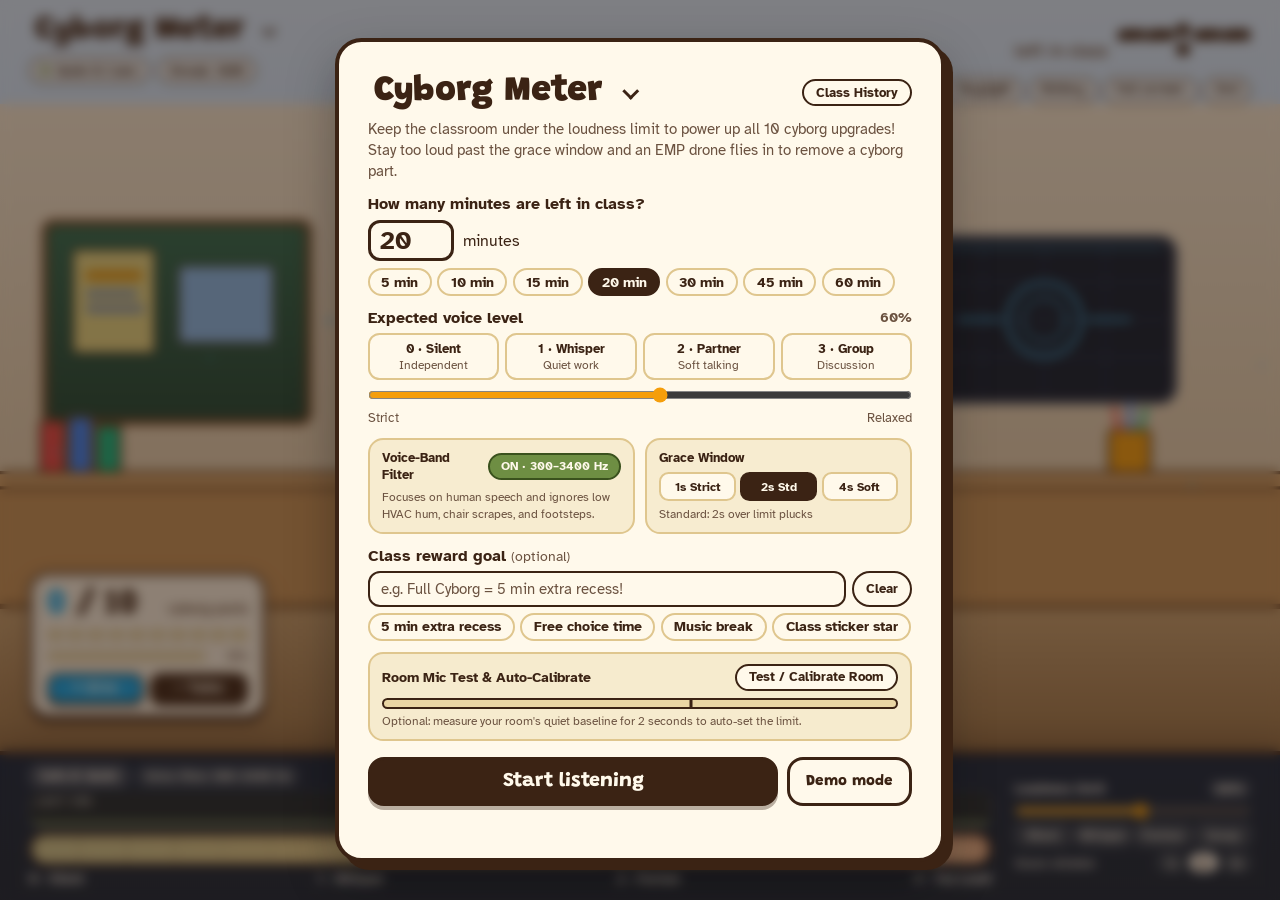
<file: meters/cyborg.html>
<!DOCTYPE html>
<html lang="en">
<head>
<meta charset="utf-8">
<meta name="viewport" content="width=device-width, initial-scale=1, viewport-fit=cover">
<title>Cyborg Meter - Classroom Sound Monitor</title>
<link rel="preconnect" href="https://fonts.googleapis.com">
<link rel="preconnect" href="https://fonts.gstatic.com" crossorigin>
<link href="https://fonts.googleapis.com/css2?family=Grandstander:wght@600;800;900&family=Atkinson+Hyperlegible:wght@400;700&display=swap" rel="stylesheet">
<link rel="stylesheet" href="meter-core.css">
<style>
/* ---------- Cyborg Meter Theme Palette & Classroom Tech Lab ---------- */
:root{
  --sky:#DCEEFF; --sky2:#B4D8F8;
  --field:#1D3557; --field2:#11223A;
  --pumpkin:#0EA5E9; --gold:#F59E0B; --cranberry:#DC2626;
}
.app.sky-dark{
  --field:#0F1E36; --field2:#081224;
}

.lab-bg{position:absolute;inset:0;width:100%;height:100%;z-index:0}

/* Subtle tech lab animations */
.holo-pulse{animation:holoPulse 3.2s ease-in-out infinite alternate}
@keyframes holoPulse{from{opacity:.38}to{opacity:.88}}
.scan-line{animation:scanMove 4.5s linear infinite}
@keyframes scanMove{0%{transform:translateY(0)}100%{transform:translateY(110px)}}

.pip{border-radius:6px;height:12px}
.pip.on{box-shadow:0 0 8px rgba(14,165,233,.55),inset 0 1px 0 rgba(255,255,255,.45)}

/* Hero Avatar -> Cyborg */
.hero-wrap{perspective:1400px;position:relative;height:100%;width:100%;display:flex;align-items:flex-end;justify-content:center;pointer-events:none}
svg.cyborg{height:85%;max-height:85%;width:auto;max-width:96%;margin-bottom:1%;overflow:visible;position:relative;z-index:3;--gait:.9s;will-change:transform}

.av-all{transform-box:view-box;transform-origin:200px 345px}
.av-shadow{transform-box:view-box;transform-origin:200px 350px;transition:transform .2s}
.calm .av-all{animation:idleBreathe 3.2s ease-in-out infinite}
.warn .av-all{animation:warnTense .7s ease-in-out infinite}
.loud .av-all{animation:angryShake .24s ease-in-out infinite}
.moving .av-all{animation:walkBob var(--gait) ease-in-out infinite}

@keyframes idleBreathe{0%,100%{transform:translateY(0) scaleY(1)}50%{transform:translateY(-3px) scaleY(1.012)}}
@keyframes warnTense{0%,100%{transform:translateY(0) rotate(-1.5deg)}50%{transform:translateY(-2px) rotate(1.5deg)}}
@keyframes angryShake{0%,100%{transform:translate(-2px,0) rotate(-2.5deg)}50%{transform:translate(2px,-3px) rotate(2.5deg)}}
@keyframes walkBob{0%,100%{transform:translateY(0) rotate(-1.6deg)}50%{transform:translateY(-6px) rotate(1.6deg)}}

.av-head{transform-box:view-box;transform-origin:200px 158px;transition:transform .25s}
.face-r .av-head{transform:rotate(3.5deg)}
.face-l .av-head{transform:rotate(-3.5deg)}
.loud.face-r .av-head{transform:rotate(6deg)}
.loud.face-l .av-head{transform:rotate(-6deg)}

/* Happy vs Worried vs Angry Face Transitions */
.face-flush{opacity:0;transition:opacity .25s}
.warn .face-flush{opacity:.28}
.loud .face-flush{opacity:.68}

.pupil-g{transition:transform .2s}
.face-r .pupil-g{transform:translateX(2.4px)}
.face-l .pupil-g{transform:translateX(-2.4px)}
.loud .pupil-dot{r:2.6}

.brow-happy{opacity:1;transition:opacity .18s}
.brow-warn{opacity:0;transition:opacity .18s}
.brow-angry{opacity:0;transition:opacity .15s}
.warn .brow-happy,.loud .brow-happy{opacity:0}
.warn .brow-warn{opacity:1}
.loud .brow-angry{opacity:1}

.mouth-happy{opacity:1;transition:opacity .18s}
.mouth-warn{opacity:0;transition:opacity .18s}
.mouth-angry{opacity:0;transition:opacity .15s}
.warn .mouth-happy,.loud .mouth-happy{opacity:0}
.warn .mouth-warn{opacity:1}
.loud .mouth-angry{opacity:1}

.steam{opacity:0;transition:opacity .2s}
.loud .steam{opacity:1}
.steam circle{transform-box:fill-box;transform-origin:center;animation:steamUp .75s ease-out infinite}
.steam .s2{animation-delay:-.35s}
@keyframes steamUp{0%{transform:translateY(0) scale(.45);opacity:.95}100%{transform:translateY(-32px) scale(1.45);opacity:0}}

/* Progressive Cyborg Parts (0 -> 10) */
.cy-part{
  opacity:0;
  transform-box:fill-box;
  transform-origin:center;
  transform:scale(.45);
  transition:transform .48s cubic-bezier(.25,1.55,.45,1),opacity .22s ease;
}
.cy-part.on{
  opacity:1;
  transform:scale(1);
}
.cy-glow{animation:cyGlow 2.1s ease-in-out infinite alternate}
@keyframes cyGlow{from{opacity:.68}to{opacity:1}}

/* Full 10/10 Cyborg Overdrive Celebration */
svg.cyborg.dance{animation:cyborgVictory 2.4s ease-in-out 2}
@keyframes cyborgVictory{
  0%,100%{translate:0 0}
  25%{translate:0 -26px}
  50%{translate:0 0}
  75%{translate:0 -34px}
}
.overdrive-aura{opacity:0;transition:opacity .4s}
.crowned .overdrive-aura{opacity:1}

/* Jolt when a cyborg part is taken away */
.yelp .av-all{animation:partLost .72s ease-out!important}
@keyframes partLost{
  0%{transform:none}
  20%{transform:translateY(-18px) rotate(-8deg)}
  45%{transform:rotate(7deg)}
  70%{transform:translateY(-6px) rotate(-4deg)}
  100%{transform:none}
}

/* EMP Robo-Claw Drone that removes a cyborg part when loud */
.emp-drone{position:absolute;z-index:5;top:0;left:0;display:none;overflow:visible;pointer-events:none}
.flying-part{position:absolute;z-index:6;left:0;top:0;pointer-events:none;overflow:visible}

@media (prefers-reduced-motion:reduce){
  .av-all,.holo-pulse,.scan-line,.steam circle,.cy-glow{animation:none!important}
}
</style>
</head>
<body>
<div class="app sky-light" id="app">
  <header class="top">
    <div class="brand-col">
      <h1 class="brand display">
        <label class="meter-pick">
          <span class="sr-only">Choose a classroom sound meter</span>
          <select onchange="location.href=this.value">
            <option value="veterans.html">Veterans Meter</option>
            <option value="gobble-meter.html">Gobble Meter</option>
            <option value="santa.html">Santa Meter</option>
            <option value="mlk.html">Dream Meter</option>
            <option value="washington.html">Washington Meter</option>
            <option value="easter.html">Bunny Meter</option>
            <option value="circus.html">Circus Meter</option>
            <option value="cyborg.html" selected>Cyborg Meter</option>
          </select>
        </label>
      </h1>
      <div class="status-pills">
        <span class="pill" id="modePill"><i class="pill-dot" id="statusDot"></i><span id="statusText">Quiet &amp; Calm</span></span>
        <span class="pill" id="streakPill" title="Current uninterrupted quiet streak">Streak: <strong id="streakVal">0:00</strong></span>
        <span class="pill pill-goal" id="goalPill" hidden><span id="goalPillText"></span></span>
      </div>
    </div>

    <div class="clock display" id="clock">
      <div class="clock-readout">
        <div class="sub" id="timeSub">left in class</div>
        <div class="time" id="time">--:--</div>
      </div>
      <div class="tools">
        <button class="tool" id="minus" title="Subtract 1 minute">-1m</button>
        <button class="tool" id="plus" title="Add 1 minute">+1m</button>
        <button class="tool" id="pause" title="Pause timer (Space)">Pause</button>
        <button class="tool" id="mic" aria-pressed="false" title="Mute/unmute mic (M)">Mic on</button>
        <button class="tool" id="voiceFilterBtn" title="Filter 300-3400 Hz human voice range to ignore HVAC &amp; chair rumble">Voice filter &#10003;</button>
        <button class="tool" id="sound" aria-pressed="false" title="Toggle cyborg power-up &amp; alarm audio">Sound on</button>
        <button class="tool" id="skyLock" aria-pressed="false" title="Lock bright classroom lighting for projectors">Daylight</button>
        <button class="tool" id="histBtnTop" title="View saved class history &amp; weekly stats">History</button>
        <button class="tool" id="full" title="Toggle full screen">Full screen</button>
        <button class="tool" id="stop" title="End session &amp; return to setup">End</button>
      </div>
    </div>
  </header>

  <canvas class="weather" id="weather" aria-hidden="true"></canvas>
  <canvas class="fx-canvas" id="fxCanvas" aria-hidden="true"></canvas>

  <main class="stage">
    <!-- Tech Classroom Background (inspired by the uploaded classroom avatar scene) -->
    <svg class="lab-bg" viewBox="0 0 1200 600" preserveAspectRatio="xMidYMax slice" aria-hidden="true">
      <defs>
        <linearGradient id="wallGrad" x1="0" y1="0" x2="0" y2="1">
          <stop offset="0%" stop-color="#F6E9D3"/>
          <stop offset="100%" stop-color="#DEC6A2"/>
        </linearGradient>
        <linearGradient id="floorGrad" x1="0" y1="0" x2="0" y2="1">
          <stop offset="0%" stop-color="#C8A06E"/>
          <stop offset="100%" stop-color="#9A7245"/>
        </linearGradient>
        <linearGradient id="boardGreen" x1="0" y1="0" x2="0" y2="1">
          <stop offset="0%" stop-color="#2D6A4F"/>
          <stop offset="100%" stop-color="#1B4332"/>
        </linearGradient>
        <linearGradient id="cyberGlowGrad" x1="0" y1="0" x2="1" y2="1">
          <stop offset="0%" stop-color="#67E8F9"/>
          <stop offset="100%" stop-color="#0284C7"/>
        </linearGradient>
        <radialGradient id="floorGlow" cx="50%" cy="50%" r="50%">
          <stop offset="0%" stop-color="#38BDF8" stop-opacity=".42"/>
          <stop offset="100%" stop-color="#38BDF8" stop-opacity="0"/>
        </radialGradient>
        <clipPath id="holoClip">
          <rect x="860" y="130" width="230" height="140" rx="12"/>
        </clipPath>
      </defs>

      <filter id="tod" x="0" y="0" width="100%" height="100%" color-interpolation-filters="sRGB">
        <feColorMatrix id="todMatrix" type="matrix" values="1 0 0 0 0  0 1 0 0 0  0 0 1 0 0  0 0 0 1 0"/>
      </filter>

      <g id="roomWorld" filter="url(#tod)">
        <!-- Classroom Wall -->
        <rect x="0" y="0" width="1200" height="470" fill="url(#wallGrad)"/>

        <!-- Left & Center Green Bulletin Boards (matching the avatar's classroom!) -->
        <g stroke="#6B4423" stroke-width="6" stroke-linejoin="round">
          <rect x="48" y="110" width="245" height="185" rx="8" fill="url(#boardGreen)"/>
          <rect x="330" y="110" width="440" height="185" rx="8" fill="url(#boardGreen)"/>
        </g>
        <!-- Bulletin Board Papers & Posters -->
        <g stroke="#3B2314" stroke-width="2" opacity=".9">
          <rect x="74" y="135" width="76" height="96" rx="4" fill="#FDE68A"/>
          <rect x="172" y="150" width="88" height="72" rx="4" fill="#93C5FD"/>
          <rect x="86" y="154" width="52" height="10" rx="2" fill="#F59E0B" stroke="none"/>
          <rect x="86" y="172" width="48" height="8" rx="2" fill="#94A3B8" stroke="none"/>
          <rect x="86" y="186" width="54" height="8" rx="2" fill="#94A3B8" stroke="none"/>

          <rect x="360" y="136" width="112" height="128" rx="5" fill="#FFFBEB"/>
          <rect x="492" y="142" width="120" height="88" rx="5" fill="#A7F3D0"/>
          <rect x="632" y="136" width="108" height="128" rx="5" fill="#DDD6FE"/>
          <circle cx="416" cy="182" r="22" fill="#38BDF8" stroke="#0284C7" stroke-width="2.5"/>
          <path d="M406 182 l7 7 l14 -14" fill="none" stroke="#FFF" stroke-width="4" stroke-linecap="round"/>
          <rect x="510" y="162" width="82" height="10" rx="2" fill="#059669" stroke="none"/>
          <rect x="510" y="180" width="66" height="8" rx="2" fill="#34D399" stroke="none"/>
        </g>

        <!-- Right-Side Tech Lab Holo-Screen -->
        <g>
          <rect x="854" y="124" width="242" height="152" rx="14" fill="#0F172A" stroke="#334155" stroke-width="5"/>
          <g clip-path="url(#holoClip)">
            <rect x="860" y="130" width="230" height="140" fill="#0B192C"/>
            <g stroke="#1E3A5F" stroke-width="1">
              <line x1="860" y1="165" x2="1090" y2="165"/>
              <line x1="860" y1="200" x2="1090" y2="200"/>
              <line x1="860" y1="235" x2="1090" y2="235"/>
              <line x1="918" y1="130" x2="918" y2="270"/>
              <line x1="975" y1="130" x2="975" y2="270"/>
              <line x1="1032" y1="130" x2="1032" y2="270"/>
            </g>
            <g class="holo-pulse" fill="none" stroke="#38BDF8" stroke-width="2.5">
              <circle cx="975" cy="200" r="34"/>
              <circle cx="975" cy="200" r="20" stroke-dasharray="6 4"/>
              <path d="M895 200 H935 M1015 200 H1055"/>
            </g>
            <rect class="scan-line" x="860" y="128" width="230" height="8" fill="#38BDF8" opacity=".22"/>
          </g>
        </g>

        <!-- Classroom Shelving & Pencil Cups -->
        <g stroke="#5C3A1E" stroke-width="3" stroke-linejoin="round">
          <rect x="0" y="348" width="380" height="122" fill="#C79256"/>
          <rect x="820" y="348" width="380" height="122" fill="#C79256"/>
          <rect x="0" y="342" width="386" height="14" rx="4" fill="#DDA96B"/>
          <rect x="814" y="342" width="386" height="14" rx="4" fill="#DDA96B"/>
          <!-- Colorful Binders & Pencil Cups -->
          <rect x="44" y="294" width="22" height="48" rx="3" fill="#EF4444"/>
          <rect x="70" y="290" width="22" height="52" rx="3" fill="#3B82F6"/>
          <rect x="96" y="298" width="22" height="44" rx="3" fill="#10B981"/>
          <rect x="1035" y="302" width="38" height="40" rx="5" fill="#F59E0B"/>
          <line x1="1044" y1="302" x2="1040" y2="282" stroke="#EF4444" stroke-width="4" stroke-linecap="round"/>
          <line x1="1054" y1="302" x2="1055" y2="278" stroke="#3B82F6" stroke-width="4" stroke-linecap="round"/>
          <line x1="1064" y1="302" x2="1069" y2="283" stroke="#10B981" stroke-width="4" stroke-linecap="round"/>
        </g>

        <!-- Classroom Floor & Tech Upgrade Pad -->
        <rect x="0" y="466" width="1200" height="134" fill="url(#floorGrad)"/>
        <path d="M0 466 H1200" stroke="#7A532E" stroke-width="5"/>
        <ellipse cx="600" cy="530" rx="290" ry="38" fill="url(#floorGlow)"/>
        <ellipse cx="600" cy="532" rx="190" ry="20" fill="#0F172A" stroke="#38BDF8" stroke-width="3.5" opacity=".88"/>
        <ellipse cx="600" cy="532" rx="160" ry="13" fill="none" stroke="#67E8F9" stroke-width="2" stroke-dasharray="12 8" opacity=".7"/>
      </g>
    </svg>

    <!-- EMP Drone / Robo-Claw (flies in to remove a cyborg part when loud) -->
    <svg class="emp-drone" id="empDrone" viewBox="-70 -60 140 130" aria-hidden="true">
      <g stroke="#1E293B" stroke-width="3" stroke-linejoin="round" stroke-linecap="round">
        <!-- Hover Thrusters -->
        <ellipse cx="-26" cy="14" rx="10" ry="4" fill="#38BDF8" opacity=".8"/>
        <ellipse cx="26" cy="14" rx="10" ry="4" fill="#38BDF8" opacity=".8"/>
        <!-- Drone Body -->
        <rect x="-36" y="-22" width="72" height="34" rx="14" fill="#475569"/>
        <rect x="-24" y="-14" width="48" height="18" rx="8" fill="#0F172A"/>
        <!-- Angry Red Drone Eye -->
        <circle cx="0" cy="-5" r="7.5" fill="#EF4444"/>
        <circle cx="-2" cy="-7" r="2.2" fill="#FCA5A5" stroke="none"/>
        <!-- Antenna -->
        <line x1="0" y1="-22" x2="0" y2="-38"/>
        <circle cx="0" cy="-41" r="4.5" fill="#EF4444"/>
        <!-- Articulated Grabber Claw -->
        <g id="droneClaw">
          <line x1="0" y1="12" x2="0" y2="34" stroke-width="5"/>
          <path d="M0 34 Q-14 40 -10 52 M0 34 Q14 40 10 52" fill="none" stroke="#94A3B8" stroke-width="4.5"/>
        </g>
      </g>
    </svg>

    <div class="bubble display" id="bubble">Lock in! Keep it quiet to upgrade my drip!</div>

    <!-- Cyborg Parts Counter HUD -->
    <div class="score" id="scoreCard">
      <div class="score-head">
        <div class="n display"><span id="count">0</span> / 10</div>
        <div class="lbl">cyborg parts</div>
      </div>
      <div class="feather-pips" id="partPips" aria-hidden="true"></div>
      <div class="next-wrap">
        <div class="next" title="Progress to next cyborg upgrade"><i id="nextBar"></i></div>
        <span class="next-pct" id="nextPct">0%</span>
      </div>
      <div class="fb-row">
        <button class="give display" id="give" type="button" title="Add a cyborg upgrade (shortcut: F)">+ Give</button>
        <button class="give take display" id="take" type="button" title="Remove a cyborg part (shortcut: T)">- Take</button>
      </div>
    </div>

    <!-- Demo Mode Noise Simulator -->
    <div class="demo-pad" id="demoPad" hidden>
      <div class="demo-title display">
        <span>Demo Sound Level</span>
        <span id="demoVal">25%</span>
      </div>
      <input type="range" id="demoSlider" min="0" max="100" value="25" aria-label="Simulated room noise">
      <div class="demo-btns">
        <button class="demo-btn" type="button" data-demo="18">Quiet</button>
        <button class="demo-btn" type="button" data-demo="52">Warn</button>
        <button class="demo-btn" type="button" data-demo="88">Loud!</button>
      </div>
    </div>

    <!-- Hero Illustrated Teacher Avatar -> Progressive Cyborg -->
    <div class="hero-wrap">
      <svg class="cyborg calm" id="cyborgHero" viewBox="-40 -20 480 390" role="img" aria-label="Teacher avatar who turns into a happy cyborg when the class is quiet, and loses cyborg parts when loud">
        <defs>
          <radialGradient id="skinGrad" cx="44%" cy="35%" r="64%">
            <stop offset="0%" stop-color="#FAD4BC"/>
            <stop offset="72%" stop-color="#E6AD8A"/>
            <stop offset="100%" stop-color="#C98A66"/>
          </radialGradient>
          <linearGradient id="pulloverGrad" x1="0" y1="0" x2="0" y2="1">
            <stop offset="0%" stop-color="#3B3E46"/>
            <stop offset="100%" stop-color="#23262C"/>
          </linearGradient>
          <linearGradient id="metalGrad" x1="0" y1="0" x2="1" y2="1">
            <stop offset="0%" stop-color="#E2E8F0"/>
            <stop offset="50%" stop-color="#94A3B8"/>
            <stop offset="100%" stop-color="#475569"/>
          </linearGradient>
          <radialGradient id="arcCore" cx="50%" cy="50%" r="50%">
            <stop offset="0%" stop-color="#FFFFFF"/>
            <stop offset="45%" stop-color="#67E8F9"/>
            <stop offset="100%" stop-color="#0284C7"/>
          </radialGradient>
        </defs>

        <!-- Ground Shadow -->
        <ellipse class="av-shadow" cx="200" cy="350" rx="84" ry="14" fill="#0F172A" opacity=".28"/>

        <g class="av-all">
          <!-- Full Overdrive Halo Aura (10/10) -->
          <g class="overdrive-aura">
            <circle cx="200" cy="185" r="142" fill="none" stroke="#38BDF8" stroke-width="4" stroke-dasharray="14 10" opacity=".65"/>
            <circle cx="200" cy="185" r="158" fill="none" stroke="#67E8F9" stroke-width="2.5" stroke-dasharray="6 12" opacity=".45"/>
          </g>

          <!-- PART 10: Cyber Holo-Wings / Jetpack Thrusters (behind body) -->
          <g class="cy-part" id="cyPart9" stroke="#1E293B" stroke-width="3" stroke-linejoin="round">
            <path d="M144 196 L82 146 L72 184 L126 226 Z" fill="url(#metalGrad)"/>
            <path d="M256 196 L318 146 L328 184 L274 226 Z" fill="url(#metalGrad)"/>
            <path class="cy-glow" d="M88 158 L128 196 L118 210 L82 178 Z" fill="#38BDF8" stroke="none"/>
            <path class="cy-glow" d="M312 158 L272 196 L282 210 L318 178 Z" fill="#38BDF8" stroke="none"/>
            <ellipse class="cy-glow" cx="102" cy="232" rx="8" ry="16" fill="#67E8F9" stroke="none" opacity=".8"/>
            <ellipse class="cy-glow" cx="298" cy="232" rx="8" ry="16" fill="#67E8F9" stroke="none" opacity=".8"/>
          </g>

          <!-- Legs & Shoes -->
          <g stroke="#1E293B" stroke-width="3.6" stroke-linejoin="round">
            <rect x="172" y="274" width="22" height="58" rx="6" fill="#1E293B"/>
            <rect x="206" y="274" width="22" height="58" rx="6" fill="#1E293B"/>
            <ellipse cx="180" cy="336" rx="19" ry="9" fill="#0F172A"/>
            <ellipse cx="220" cy="336" rx="19" ry="9" fill="#0F172A"/>
            <path d="M168 334 H192 M208 334 H232" stroke="#94A3B8" stroke-width="2.5" stroke-linecap="round"/>
          </g>

          <!-- Human Left & Right Arms (covered when bionic arms are earned) -->
          <g id="humanArmL" stroke="#1E293B" stroke-width="3.6" stroke-linejoin="round">
            <path d="M148 188 C124 202 120 242 132 268 L152 264 C146 242 148 214 160 202 Z" fill="url(#pulloverGrad)"/>
            <circle cx="142" cy="272" r="11" fill="url(#skinGrad)"/>
          </g>
          <g id="humanArmR" stroke="#1E293B" stroke-width="3.6" stroke-linejoin="round">
            <path d="M252 188 C276 202 280 242 268 268 L248 264 C254 242 252 214 240 202 Z" fill="url(#pulloverGrad)"/>
            <circle cx="258" cy="272" r="11" fill="url(#skinGrad)"/>
          </g>

          <!-- PART 6: Bionic Left Arm -->
          <g class="cy-part" id="cyPart5" stroke="#1E293B" stroke-width="3.4" stroke-linejoin="round">
            <path d="M148 188 C122 202 118 242 130 268 L154 264 C148 242 150 214 160 202 Z" fill="url(#metalGrad)"/>
            <circle cx="136" cy="226" r="6" fill="#38BDF8" stroke-width="2"/>
            <line class="cy-glow" x1="138" y1="234" x2="142" y2="256" stroke="#67E8F9" stroke-width="3" stroke-linecap="round"/>
            <rect x="128" y="264" width="24" height="18" rx="6" fill="#64748B"/>
            <circle class="cy-glow" cx="140" cy="273" r="4" fill="#67E8F9" stroke="none"/>
          </g>

          <!-- PART 7: Bionic Right Arm -->
          <g class="cy-part" id="cyPart6" stroke="#1E293B" stroke-width="3.4" stroke-linejoin="round">
            <path d="M252 188 C278 202 282 242 270 268 L246 264 C252 242 250 214 240 202 Z" fill="url(#metalGrad)"/>
            <circle cx="264" cy="226" r="6" fill="#38BDF8" stroke-width="2"/>
            <line class="cy-glow" x1="262" y1="234" x2="258" y2="256" stroke="#67E8F9" stroke-width="3" stroke-linecap="round"/>
            <rect x="248" y="264" width="24" height="18" rx="6" fill="#64748B"/>
            <circle class="cy-glow" cx="260" cy="273" r="4" fill="#67E8F9" stroke="none"/>
          </g>

          <!-- Torso: Dark Charcoal Quarter-Zip Pullover (matching the user's avatar!) -->
          <g stroke="#1E293B" stroke-width="3.8" stroke-linejoin="round">
            <path d="M148 182 Q200 172 252 182 L244 282 Q200 290 156 282 Z" fill="url(#pulloverGrad)"/>
            <!-- Inner Gray Crew Shirt & Quarter-Zipper -->
            <path d="M180 176 L200 208 L220 176 Z" fill="#525660"/>
            <path d="M174 174 L182 162 L200 186 L218 162 L226 174 L208 202 L200 198 L192 202 Z" fill="#2D3038"/>
            <line x1="200" y1="196" x2="200" y2="228" stroke="#94A3B8" stroke-width="3.5" stroke-linecap="round"/>
            <rect x="197" y="222" width="6" height="9" rx="1.5" fill="#CBD5E1" stroke-width="1.5"/>
          </g>

          <!-- PART 3: Left Armored Shoulder Pauldron -->
          <g class="cy-part" id="cyPart2" stroke="#1E293B" stroke-width="3.2" stroke-linejoin="round">
            <path d="M132 194 C132 172 152 164 176 172 L166 202 C150 202 138 200 132 194 Z" fill="url(#metalGrad)"/>
            <path class="cy-glow" d="M140 186 Q154 178 168 182" fill="none" stroke="#38BDF8" stroke-width="3" stroke-linecap="round"/>
          </g>

          <!-- PART 4: Right Armored Shoulder Pauldron -->
          <g class="cy-part" id="cyPart3" stroke="#1E293B" stroke-width="3.2" stroke-linejoin="round">
            <path d="M268 194 C268 172 248 164 224 172 L234 202 C250 202 262 200 268 194 Z" fill="url(#metalGrad)"/>
            <path class="cy-glow" d="M260 186 Q246 178 232 182" fill="none" stroke="#38BDF8" stroke-width="3" stroke-linecap="round"/>
          </g>

          <!-- PART 5: Arc Reactor Chest Core & Armor Plate -->
          <g class="cy-part" id="cyPart4" stroke="#1E293B" stroke-width="3" stroke-linejoin="round">
            <polygon points="200,204 228,220 220,254 180,254 172,220" fill="url(#metalGrad)"/>
            <circle cx="200" cy="230" r="14" fill="#0F172A"/>
            <circle class="cy-glow" cx="200" cy="230" r="10.5" fill="url(#arcCore)" stroke="#67E8F9" stroke-width="2"/>
            <path class="cy-glow" d="M174 226 H184 M216 226 H226 M184 246 L192 238 M216 246 L208 238" stroke="#67E8F9" stroke-width="2.2" stroke-linecap="round"/>
          </g>

          <!-- Neck & Head (Bald Teacher Avatar with Salt-and-Pepper Stubble!) -->
          <g class="av-head">
            <!-- Angry Steam Puffs -->
            <g class="steam" fill="#FFF" stroke="#1E293B" stroke-width="2.2">
              <circle class="s1" cx="152" cy="86" r="8"/>
              <circle class="s2" cx="142" cy="70" r="5.5"/>
              <circle class="s1" cx="248" cy="86" r="8"/>
              <circle class="s2" cx="258" cy="70" r="5.5"/>
            </g>

            <!-- Neck -->
            <rect x="184" y="148" width="32" height="28" rx="10" fill="url(#skinGrad)" stroke="#1E293B" stroke-width="3.6"/>

            <!-- Ears -->
            <ellipse cx="156" cy="126" rx="9" ry="13" fill="#DCA07D" stroke="#1E293B" stroke-width="3.5"/>
            <ellipse cx="244" cy="126" rx="9" ry="13" fill="#DCA07D" stroke="#1E293B" stroke-width="3.5"/>

            <!-- Bald Head Shape -->
            <path d="M158 118 C158 76 176 64 200 64 C224 64 242 76 242 118 C242 148 225 168 200 168 C175 168 158 148 158 118 Z" fill="url(#skinGrad)" stroke="#1E293B" stroke-width="4.2"/>
            <!-- Soft Bald Head Highlight & Forehead Lines -->
            <ellipse cx="186" cy="82" rx="18" ry="8" transform="rotate(-14 186 82)" fill="#FFF5EE" opacity=".45"/>
            <path d="M184 90 Q200 87 216 90 M188 97 Q200 95 212 97" fill="none" stroke="#B97B59" stroke-width="1.8" stroke-linecap="round" opacity=".55"/>

            <!-- Angry Red Flush Overlay -->
            <path class="face-flush" d="M160 118 C160 78 177 66 200 66 C223 66 240 78 240 118 C240 146 224 166 200 166 C176 166 160 146 160 118 Z" fill="#EF4444"/>

            <!-- Salt-and-Pepper Stubble Beard & Mustache -->
            <path d="M162 128 C164 152 180 166 200 166 C220 166 236 152 238 128 C230 140 218 144 200 144 C182 144 170 140 162 128 Z" fill="#8C8B94" opacity=".28"/>
            <g fill="#CBD5E1" opacity=".6">
              <circle cx="176" cy="146" r="1"/><circle cx="184" cy="153" r="1"/><circle cx="192" cy="157" r="1"/>
              <circle cx="200" cy="159" r="1"/><circle cx="208" cy="157" r="1"/><circle cx="216" cy="153" r="1"/>
              <circle cx="224" cy="146" r="1"/><circle cx="188" cy="136" r="1"/><circle cx="212" cy="136" r="1"/>
            </g>

            <!-- Eyes -->
            <ellipse cx="183" cy="116" rx="10" ry="8.5" fill="#FFFFFF" stroke="#1E293B" stroke-width="2.6"/>
            <ellipse cx="217" cy="116" rx="10" ry="8.5" fill="#FFFFFF" stroke="#1E293B" stroke-width="2.6"/>
            <g class="pupil-g">
              <circle class="pupil-dot" cx="184" cy="116" r="5.2" fill="#4A2E1B"/>
              <circle cx="184" cy="116" r="2.4" fill="#1E140C"/>
              <circle cx="186" cy="114" r="1.8" fill="#FFFFFF"/>
              <circle class="pupil-dot" cx="216" cy="116" r="5.2" fill="#4A2E1B"/>
              <circle cx="216" cy="116" r="2.4" fill="#1E140C"/>
              <circle cx="218" cy="114" r="1.8" fill="#FFFFFF"/>
            </g>

            <!-- Eyebrows (Happy -> Worried -> Angry!) -->
            <path class="brow-happy" d="M172 104 Q183 98 194 103 M206 103 Q217 98 228 104" fill="none" stroke="#4A3222" stroke-width="4.2" stroke-linecap="round"/>
            <path class="brow-warn" d="M172 106 Q183 101 194 102 M206 102 Q217 101 228 106" fill="none" stroke="#4A3222" stroke-width="4.2" stroke-linecap="round"/>
            <path class="brow-angry" d="M172 99 L195 109 M228 99 L205 109" fill="none" stroke="#2D1B10" stroke-width="5" stroke-linecap="round"/>

            <!-- Nose -->
            <path d="M200 112 Q206 126 201 132 Q195 134 191 130" fill="#D99873" stroke="#8C5336" stroke-width="2.2" stroke-linecap="round" stroke-linejoin="round"/>

            <!-- Mouths (Friendly Happy Grin -> Tense -> Angry Scowl) -->
            <path class="mouth-happy" d="M183 141 Q200 153 217 141" fill="none" stroke="#5A2B1D" stroke-width="3.6" stroke-linecap="round"/>
            <path class="mouth-warn" d="M187 145 Q200 142 213 145" fill="none" stroke="#5A2B1D" stroke-width="3.4" stroke-linecap="round"/>
            <g class="mouth-angry">
              <path d="M183 150 Q200 137 217 150 Z" fill="#7F1D1D" stroke="#1E293B" stroke-width="2.6" stroke-linejoin="round"/>
              <path d="M188 147 H212" stroke="#FFFFFF" stroke-width="3" stroke-linecap="round"/>
            </g>

            <!-- PART 1: Cyber Ear Comms + Glowing Antenna -->
            <g class="cy-part" id="cyPart0" stroke="#1E293B" stroke-width="2.6" stroke-linejoin="round">
              <rect x="148" y="116" width="12" height="22" rx="5" fill="url(#metalGrad)"/>
              <circle class="cy-glow" cx="154" cy="127" r="3.6" fill="#38BDF8" stroke="none"/>
              <line x1="154" y1="116" x2="150" y2="94" stroke="#94A3B8" stroke-width="3" stroke-linecap="round"/>
              <circle class="cy-glow" cx="150" cy="92" r="4" fill="#67E8F9"/>
            </g>

            <!-- PART 2: Bionic Scanner Visor / Cyber Eye -->
            <g class="cy-part" id="cyPart1" stroke="#1E293B" stroke-width="2.6" stroke-linejoin="round">
              <path d="M204 108 H238 L234 126 H204 Z" fill="url(#metalGrad)" opacity=".92"/>
              <rect class="cy-glow" x="208" y="111" width="24" height="11" rx="4" fill="#0EA5E9" opacity=".88"/>
              <circle cx="220" cy="116.5" r="3.5" fill="#FFFFFF" stroke="none" opacity=".9"/>
              <line x1="238" y1="116" x2="245" y2="120" stroke="#64748B" stroke-width="3.5" stroke-linecap="round"/>
            </g>

            <!-- PART 8: Cybernetic Jaw Plate -->
            <g class="cy-part" id="cyPart7" stroke="#1E293B" stroke-width="2.4" stroke-linejoin="round">
              <path d="M224 134 L240 130 C239 148 228 160 212 164 L214 150 Z" fill="url(#metalGrad)"/>
              <circle class="cy-glow" cx="228" cy="146" r="3" fill="#38BDF8" stroke="none"/>
              <line class="cy-glow" x1="218" y1="156" x2="230" y2="151" stroke="#67E8F9" stroke-width="2" stroke-linecap="round"/>
            </g>

            <!-- PART 9: Cranial Tech Crown / Forehead Neural Crest -->
            <g class="cy-part" id="cyPart8" stroke="#1E293B" stroke-width="2.6" stroke-linejoin="round">
              <path d="M164 90 Q200 74 236 90 L230 76 Q200 62 170 76 Z" fill="url(#metalGrad)"/>
              <polygon class="cy-glow" points="200,66 208,77 200,86 192,77" fill="#67E8F9"/>
              <path class="cy-glow" d="M174 82 Q184 78 190 78 M226 82 Q216 78 210 78" fill="none" stroke="#38BDF8" stroke-width="2.4" stroke-linecap="round"/>
            </g>
          </g>
        </g>
      </svg>
    </div>
  </main>

  <!-- Sound Meter Bar + 30-Second Rolling Sparkline -->
  <footer class="meter-row">
    <div class="meter-col">
      <div class="meter-head">
        <div class="meter-head-left">
          <span class="zone-badge" id="zoneBadge">Safe &amp; Quiet</span>
          <span class="filter-tag" id="filterTag">Voice filter 300-3400 Hz</span>
        </div>
        <div class="danger-wrap" id="dangerWrap">
          <span>EMP Drone alert!</span>
          <div class="danger-track"><i id="dangerFill"></i></div>
        </div>
      </div>

      <div class="spark-wrap" title="Rolling 30-second noise history (dashed line = loudness limit)">
        <canvas id="sparkline" aria-hidden="true"></canvas>
        <span class="spark-lbl">Last 30s</span>
      </div>

      <div class="meter" id="meter" role="meter" aria-label="Classroom noise level" aria-valuemin="0" aria-valuemax="100" aria-valuenow="0">
        <div class="meter-zones"></div>
        <div class="fill" id="fill"></div>
        <div class="meter-ticks"></div>
        <div class="peak" id="peakMark"></div>
        <div class="limit" id="limitMark" title="Loudness limit"></div>
      </div>

      <div class="meter-labels">
        <span>0 &middot; Silent</span>
        <span>1 &middot; Whisper</span>
        <span>2 &middot; Partner</span>
        <span>3 &middot; Too Loud!</span>
      </div>
    </div>

    <div class="limit-ctl">
      <div class="limit-top">
        <label for="limit2">Loudness limit</label>
        <span class="limit-val" id="limitVal">60%</span>
      </div>
      <input type="range" id="limit2" min="25" max="90" value="60" aria-label="Loudness limit">
      <div class="presets" aria-label="Voice level presets">
        <button class="preset" type="button" data-limit="38">Silent</button>
        <button class="preset" type="button" data-limit="52">Whisper</button>
        <button class="preset" type="button" data-limit="66">Partner</button>
        <button class="preset" type="button" data-limit="80">Group</button>
      </div>
      <div class="grace-inline">
        <span>Grace window</span>
        <div class="grace-pills" aria-label="Grace window before losing a cyborg part">
          <button class="grace-pill" type="button" data-grace="1000">1s</button>
          <button class="grace-pill" type="button" data-grace="2000">2s</button>
          <button class="grace-pill" type="button" data-grace="4000">4s</button>
        </div>
      </div>
    </div>
  </footer>

  <!-- Setup Overlay -->
  <div class="overlay" id="setup">
    <div class="card">
      <div class="card-head">
        <h2 class="display">
          <label class="meter-pick">
            <span class="sr-only">Choose a classroom sound meter</span>
            <select onchange="location.href=this.value">
              <option value="veterans.html">Veterans Meter</option>
              <option value="gobble-meter.html">Gobble Meter</option>
              <option value="santa.html">Santa Meter</option>
              <option value="mlk.html">Dream Meter</option>
              <option value="washington.html">Washington Meter</option>
              <option value="easter.html">Bunny Meter</option>
              <option value="circus.html">Circus Meter</option>
              <option value="cyborg.html" selected>Cyborg Meter</option>
            </select>
          </label>
        </h2>
        <button class="cal-btn" id="histBtnSetup" type="button">Class History</button>
      </div>
      <p>Keep the classroom under the loudness limit to power up all 10 cyborg upgrades! Stay too loud past the grace window and an EMP drone flies in to remove a cyborg part.</p>

      <label class="q" for="minsInput">How many minutes are left in class?</label>
      <div class="mins">
        <input id="minsInput" type="number" min="1" max="180" value="20" inputmode="numeric">
        <span>minutes</span>
      </div>
      <div class="chips" id="chips"></div>

      <div class="q">
        <label for="limit1">Expected voice level</label>
        <span id="limit1Label" style="font-size:.88rem;color:var(--muted)">60%</span>
      </div>
      <div class="setup-presets">
        <button class="setup-preset" type="button" data-limit="38">0 &middot; Silent<small>Independent</small></button>
        <button class="setup-preset" type="button" data-limit="52">1 &middot; Whisper<small>Quiet work</small></button>
        <button class="setup-preset" type="button" data-limit="66">2 &middot; Partner<small>Soft talking</small></button>
        <button class="setup-preset" type="button" data-limit="80">3 &middot; Group<small>Discussion</small></button>
      </div>
      <input type="range" id="limit1" min="25" max="90" value="60">
      <div class="range-ends"><span>Strict</span><span>Relaxed</span></div>

      <!-- Speech Filter & Grace Window Controls -->
      <div class="setup-two-col">
        <div class="sub-box">
          <div class="sub-box-title">
            <span>Voice-Band Filter</span>
            <button class="switch-btn" id="voiceFilterSetup" type="button" aria-pressed="true">ON &middot; 300-3400 Hz</button>
          </div>
          <div style="font-size:.77rem;color:var(--muted);line-height:1.35">Focuses on human speech and ignores low HVAC hum, chair scrapes, and footsteps.</div>
        </div>
        <div class="sub-box">
          <div class="sub-box-title"><span>Grace Window</span></div>
          <div class="seg-row">
            <button class="seg-btn" type="button" data-grace="1000">1s Strict</button>
            <button class="seg-btn" type="button" data-grace="2000">2s Std</button>
            <button class="seg-btn" type="button" data-grace="4000">4s Soft</button>
          </div>
          <div id="graceHint" style="font-size:.76rem;color:var(--muted);margin-top:.32rem">Standard: 2s over limit removes a part</div>
        </div>
      </div>

      <!-- Custom Class Reward Goal -->
      <div class="q">
        <label for="goalInput">Class reward goal <span style="font-weight:400;color:var(--muted);font-size:.86rem">(optional)</span></label>
      </div>
      <div class="goal-input-row">
        <input class="goal-input" id="goalInput" type="text" maxlength="64" placeholder="e.g. Full Cyborg = 5 min extra recess!">
        <button class="cal-btn" id="clearGoal" type="button">Clear</button>
      </div>
      <div class="chips" style="margin-top:.38rem">
        <button class="chip" type="button" data-goal="5 min extra recess">5 min extra recess</button>
        <button class="chip" type="button" data-goal="Free choice time">Free choice time</button>
        <button class="chip" type="button" data-goal="Music break">Music break</button>
        <button class="chip" type="button" data-goal="Class sticker star">Class sticker star</button>
      </div>

      <!-- Room Auto-Calibration -->
      <div class="cal-box">
        <div class="cal-row">
          <strong style="font-size:.86rem">Room Mic Test &amp; Auto-Calibrate</strong>
          <button class="cal-btn" id="calBtn" type="button">Test / Calibrate Room</button>
        </div>
        <div class="mini-meter" aria-hidden="true">
          <i id="calFill"></i>
          <div class="mini-limit" id="calLimit"></div>
        </div>
        <div id="calHint" style="font-size:.78rem;color:var(--muted);margin-top:.28rem">Optional: measure your room's quiet baseline for 2 seconds to auto-set the limit.</div>
      </div>

      <div class="go-row">
        <button class="go display" id="start">Start listening</button>
        <button class="go-secondary display" id="startDemo" type="button" title="Run with a manual slider instead of a microphone">Demo mode</button>
      </div>
      <div class="err" id="err" role="alert"></div>
    </div>
  </div>

  <!-- Session Summary Overlay -->
  <div class="overlay" id="done" hidden>
    <div class="card" style="text-align:center">
      <h2 class="display">Mission Complete!</h2>
      <p style="margin-inline:auto">Your class unlocked</p>
      <div class="big-feathers display"><span id="finalCount">0</span> of 10</div>
      <p style="margin-inline:auto" id="finalMsg">cyborg parts.</p>
      <div class="goal-result" id="goalResult" hidden></div>
      <div class="stats-grid">
        <div class="stat-card"><b id="statQuiet">100%</b><span>Time Quiet</span></div>
        <div class="stat-card"><b id="statStreak">0:00</b><span>Best Streak</span></div>
        <div class="stat-card"><b id="statPlucks">0</b><span>Parts Lost</span></div>
      </div>
      <button class="go display" id="again">Start again</button>
    </div>
  </div>

  <!-- Class History & Weekly Stats Modal -->
  <div class="overlay" id="historyModal" hidden>
    <div class="card">
      <div class="card-head">
        <h2 class="display">Class History</h2>
        <button class="cal-btn" id="histClose" type="button">Close</button>
      </div>
      <p>Your saved classroom sessions and 7-day averages (stored locally in this browser).</p>
      <div class="hist-kpis">
        <div class="stat-card"><b id="histSessions">0</b><span>7-Day Sessions</span></div>
        <div class="stat-card"><b id="histAvgFeathers">-</b><span>Avg Parts</span></div>
        <div class="stat-card"><b id="histAvgQuiet">-</b><span>Avg Quiet %</span></div>
        <div class="stat-card"><b id="histBestStreak">-</b><span>Best Streak</span></div>
      </div>
      <div class="hist-list" id="histRows"></div>
      <div class="hist-footer">
        <button class="danger-link" id="histClear" type="button">Clear history</button>
        <button class="cal-btn" type="button" onclick="document.getElementById('historyModal').hidden=true">Done</button>
      </div>
    </div>
  </div>
</div>

<script src="meter-core.js"></script>
<script>
(() => {
  const PARTS = 10;
  const PART_NAMES = [
    "Cyber Ear Comms",
    "Bionic Scanner Eye",
    "Left Shoulder Armor",
    "Right Shoulder Armor",
    "Arc Reactor Core",
    "Bionic Left Arm",
    "Bionic Right Arm",
    "Cyber Jaw Plate",
    "Cranial Neural Crest",
    "Cyborg Holo-Wings"
  ];
  const PART_COLORS = [
    "#38BDF8", "#0EA5E9", "#06B6D4", "#0284C7", "#67E8F9",
    "#22D3EE", "#38BDF8", "#0EA5E9", "#06B6D4", "#F59E0B"
  ];

  const $ = id => document.getElementById(id);
  const heroEl = $("cyborgHero"), stageEl = document.querySelector(".stage"), bubbleEl = $("bubble"), appEl = $("app");
  const humanArmL = $("humanArmL"), humanArmR = $("humanArmR");

  const parts = Array.from({ length: PARTS }, (_, i) => $("cyPart" + i));
  const pipsEl = $("partPips");
  const pips = [];
  for (let i = 0; i < PARTS; i++) {
    const pip = document.createElement("div");
    pip.className = "pip";
    pip.dataset.color = PART_COLORS[i % PART_COLORS.length];
    pipsEl.appendChild(pip);
    pips.push(pip);
  }

  function syncBodyParts(earned){
    parts.forEach((el, i) => {
      if (el) el.classList.toggle("on", i < earned);
    });
    if (humanArmL) humanArmL.style.opacity = earned >= 6 ? "0" : "1";
    if (humanArmR) humanArmR.style.opacity = earned >= 7 ? "0" : "1";
  }

  // ---------- Sci-Fi Power-Down & Warning Synth Audio ----------
  function playAlarmBuzz(ctx){
    if (!ctx) return 650;
    const t0 = ctx.currentTime + 0.02;
    [0, 0.22].forEach(off => {
      const t = t0 + off;
      const osc = ctx.createOscillator(), g = ctx.createGain();
      osc.type = "sawtooth";
      osc.frequency.setValueAtTime(220, t);
      osc.frequency.linearRampToValueAtTime(165, t + 0.16);
      g.gain.setValueAtTime(0.001, t);
      g.gain.linearRampToValueAtTime(0.18, t + 0.02);
      g.gain.exponentialRampToValueAtTime(0.001, t + 0.18);
      osc.connect(g); g.connect(ctx.destination);
      osc.start(t); osc.stop(t + 0.2);
    });
    return 600;
  }

  function playPowerDown(ctx){
    if (!ctx) return 520;
    const t0 = ctx.currentTime + 0.02;
    const osc = ctx.createOscillator(), g = ctx.createGain();
    osc.type = "triangle";
    osc.frequency.setValueAtTime(640, t0);
    osc.frequency.exponentialRampToValueAtTime(120, t0 + 0.42);
    g.gain.setValueAtTime(0.001, t0);
    g.gain.linearRampToValueAtTime(0.24, t0 + 0.03);
    g.gain.exponentialRampToValueAtTime(0.001, t0 + 0.46);
    osc.connect(g); g.connect(ctx.destination);
    osc.start(t0); osc.stop(t0 + 0.48);
    return 520;
  }

  // ---------- Initialize Shared MeterCore ----------
  let danceUntil = 0;
  const core = window.MeterCore.init({
    storagePrefix: "cyborg",
    maxItems: PARTS,
    itemLabel: "cyborg parts",
    lines: {
      calm: [
        "Look at my cyber drip!",
        "No cap, this focus is fire!",
        "W class! Straight up locked in.",
        "Low-key the quietest crew ever!",
        "Big W! Circuits are vibing."
      ],
      warn: [
        "Hold up... getting a little loud, fam.",
        "Whoa, chill! Don't ruin my drip!",
        "Bro, check the meter... lock in!"
      ],
      loud: [
        "Bruh, you all are too loud!",
        "Not the EMP drone! My drip!",
        "Chat, we are cooked! Too noisy!",
        "Bruh... my circuits are glitching!"
      ]
    },
    giftLines: [
      "Sheesh! Look at my new drip!",
      "W upgrade! Let's gooo!",
      "New cyborg gear? Say less!",
      "Bussin' focus! Powered up!"
    ],
    onMoodChange(m){
      heroEl.classList.remove("calm", "warn", "loud");
      heroEl.classList.add(m);
    },
    onCountUpdate(earned, max){
      heroEl.classList.toggle("crowned", earned >= max);
      syncBodyParts(earned);
      pips.forEach((p, i) => {
        const on = i < earned;
        p.classList.toggle("on", on);
        p.style.background = on ? p.dataset.color : "";
      });
    },
    onGain(idx){
      syncBodyParts(idx + 1);
      core.say(`Unlocked: ${PART_NAMES[idx]}!`, false, 2400);
    },
    onReset(){
      syncBodyParts(0);
      heroEl.classList.remove("crowned", "dance");
    },
    onFull(goal){
      core.say(goal ? `MAX DRIP! ${goal}!` : "100% CYBORG DRIP! Absolute W!", false, 5500);
      if (core.reduceMotion.matches) return;
      danceUntil = performance.now() + 5000;
      heroEl.classList.remove("dance"); void heroEl.getBBox(); heroEl.classList.add("dance");
      setTimeout(() => heroEl.classList.remove("dance"), 5000);
    },
    onLoudSound(ctx){
      return playAlarmBuzz(ctx);
    },
    onRequestTake(){
      takePart();
    },
    getBurstOrigin(){
      const hr = heroEl.getBoundingClientRect(), ar = appEl.getBoundingClientRect();
      return { x: hr.left - ar.left + hr.width * 0.5, y: hr.top - ar.top + hr.height * 0.35 };
    }
  });

  // ---------- Gentle Hero Movement Loop ----------
  let holdHero = false, holdFace = 1;
  let tx = 0, tv = 0, target = 0, facing = 1, pauseUntil = 0, motionLast = performance.now();

  function pickTarget(range){
    if (range < 20) return 0;
    let n = 0;
    for (let i = 0; i < 6; i++) {
      n = (Math.random() * 2 - 1) * range;
      if (Math.abs(n - tx) > range * 0.35) break;
    }
    return n;
  }

  function motion(now){
    const dt = Math.min(0.1, (now - motionLast) / 1000); motionLast = now;
    const W = stageEl.clientWidth;
    const range = Math.max(0, Math.min(130, W / 2 - heroEl.getBoundingClientRect().width * 0.42 - 16));
    const mood = core.mood;
    let moving = false;

    if (core.reduceMotion.matches) {
      tx = 0; tv = 0;
    } else {
      const speed = W * (mood === "loud" ? 0.12 : mood === "warn" ? 0.08 : 0.045);
      if (Math.abs(target) > range) target = Math.sign(target) * range;
      let desired = 0;
      if (!(mood === "calm" && now < pauseUntil)) {
        const arrived = Math.abs(target - tx) < Math.max(6, speed * 0.1);
        if (arrived) {
          pauseUntil = now + (mood === "loud" ? 400 : 1800 + Math.random() * 2400);
          target = pickTarget(range);
        }
        if (!(mood === "calm" && now < pauseUntil)) desired = Math.sign(target - tx) * speed;
      }
      if (holdHero || now < danceUntil || mood === "loud") desired = 0;
      tv += (desired - tv) * Math.min(1, dt * 4);
      tx += tv * dt;
      if (tx > range) { tx = range; tv = Math.min(0, tv); }
      if (tx < -range) { tx = -range; tv = Math.max(0, tv); }
      if (holdHero) facing = holdFace;
      else if (Math.abs(tv) > 4) facing = tv > 0 ? 1 : -1;
      moving = Math.abs(tv) > W * 0.006;
    }

    heroEl.classList.toggle("moving", moving);
    heroEl.classList.toggle("face-r", facing > 0);
    heroEl.classList.toggle("face-l", facing < 0);
    heroEl.style.transform = `translateX(${tx.toFixed(1)}px)`;

    const bLim = Math.max(0, W / 2 - bubbleEl.offsetWidth / 2 - 12);
    const bx = Math.max(-bLim, Math.min(bLim, tx));
    bubbleEl.style.left = `calc(50% + ${bx.toFixed(1)}px)`;

    core.maybeRotateBubble(now);
    requestAnimationFrame(motion);
  }
  requestAnimationFrame(motion);

  // ---------- Classroom Lighting Cycle ----------
  const DAY_MS = 8 * 60 * 1000;
  const SKY = [
    [0.00, "#DCEEFF", "#B4D8F8", "#000000", 0.00],
    [0.52, "#DCEEFF", "#B4D8F8", "#000000", 0.00],
    [0.65, "#1E293B", "#0F172A", "#0F172A", 0.25],
    [0.90, "#1E293B", "#0F172A", "#0F172A", 0.25],
    [1.00, "#DCEEFF", "#B4D8F8", "#000000", 0.00]
  ];
  const hex = h => [1, 3, 5].map(i => parseInt(h.slice(i, i + 2), 16));
  const mix = (a, b, f) => a.map((v, i) => v + (b[i] - v) * f);
  const css = c => `rgb(${c.map(Math.round).join(",")})`;
  const todEl = $("todMatrix");

  let dayLock = false;
  try { dayLock = localStorage.getItem("cyborg-daylock") === "on"; } catch(e){}
  function syncDayLock(){
    const b = $("skyLock");
    b.setAttribute("aria-pressed", String(dayLock));
    b.classList.toggle("active-day", dayLock);
    b.textContent = dayLock ? "Daylight \u2713" : "Daylight";
  }
  syncDayLock();
  $("skyLock").onclick = () => {
    dayLock = !dayLock;
    try { localStorage.setItem("cyborg-daylock", dayLock ? "on" : "off"); } catch(e){}
    syncDayLock();
    paintSky(performance.now());
  };

  const dayStart = performance.now() - 0.1 * DAY_MS;
  function paintSky(now){
    const t = dayLock ? 0.2 : ((now - dayStart) % DAY_MS) / DAY_MS;
    let k = 0; while (k < SKY.length - 2 && t > SKY[k + 1][0]) k++;
    const A = SKY[k], B = SKY[k + 1], f = (t - A[0]) / (B[0] - A[0] || 1);
    const top = mix(hex(A[1]), hex(B[1]), f), bot = mix(hex(A[2]), hex(B[2]), f);
    document.body.style.background = `linear-gradient(180deg, ${css(top)} 0%, ${css(bot)} 70%)`;
    const ta = A[4] + (B[4] - A[4]) * f;
    const tc = mix(hex(A[3]), hex(B[3]), f).map(v => v / 255);
    const g = (1 - ta).toFixed(3);
    todEl.setAttribute("values", `${g} 0 0 0 ${(tc[0] * ta).toFixed(3)}  0 ${g} 0 0 ${(tc[1] * ta).toFixed(3)}  0 0 ${g} 0 ${(tc[2] * ta).toFixed(3)}  0 0 0 1 0`);

    const lum = (0.299 * top[0] + 0.587 * top[1] + 0.114 * top[2]) / 255;
    appEl.classList.toggle("sky-dark", lum < 0.52);
    appEl.classList.toggle("sky-light", lum >= 0.52);
  }

  // ---------- Ambient Cyber Sparks ----------
  const cv = $("weather"), ctx = cv.getContext("2d");
  let motes = [], wLast = performance.now(), lastSky = 0, dpr = 1;
  function sizeCanvas(){
    dpr = Math.min(2, window.devicePixelRatio || 1);
    const w = appEl.clientWidth, h = appEl.clientHeight;
    if (cv.width !== Math.round(w * dpr) || cv.height !== Math.round(h * dpr)) {
      cv.width = Math.round(w * dpr); cv.height = Math.round(h * dpr);
    }
  }

  function ambient(now){
    const dt = Math.min(0.1, (now - wLast) / 1000); wLast = now;
    sizeCanvas();
    const W = cv.width / dpr, H = cv.height / dpr;
    if (now - lastSky > 200) { paintSky(now); lastSky = now; }
    core.tickFx(dt);

    ctx.setTransform(dpr, 0, 0, dpr, 0, 0);
    ctx.clearRect(0, 0, W, H);
    if (!core.reduceMotion.matches) {
      const want = 6 + core.earned * 2;
      while (motes.length < want) {
        motes.push({
          x: Math.random() * W, y: H * 0.25 + Math.random() * H * 0.65,
          vy: -(12 + Math.random() * 18), ph: Math.random() * 6.28, r: 1.8 + Math.random() * 2.2
        });
      }
      if (motes.length > want) motes.length = want;
      for (const m of motes) {
        m.ph += dt * 2.2; m.y += m.vy * dt;
        if (m.y < H * 0.12) { m.y = H * 0.88; m.x = Math.random() * W; }
        const a = 0.22 + 0.45 * Math.abs(Math.sin(m.ph));
        ctx.fillStyle = core.mood === "loud" ? `rgba(239,68,68,${a.toFixed(2)})` : `rgba(56,189,248,${a.toFixed(2)})`;
        ctx.beginPath(); ctx.arc(m.x, m.y, m.r, 0, 6.29); ctx.fill();
      }
    }
    requestAnimationFrame(ambient);
  }
  requestAnimationFrame(ambient);

  // ---------- EMP Drone Flies In & Removes a Cyborg Part ----------
  const LOST_LINES = [
    "Bruh! It just took my drip!",
    "Oof! Big L, my upgrade is gone!",
    "Bro, quiet down! I lost a part!",
    "Nooo, not my cyborg gear, fam!"
  ];
  const droneSvg = $("empDrone");
  let dr = null, pendingTakes = 0, drLast = 0;

  function dropOnePart(){
    const idx = core.commitLoss();
    if (idx < 0) return -1;
    syncBodyParts(idx);
    return idx;
  }

  function takePart(){
    if (core.earned - pendingTakes <= 0) return;
    if (core.reduceMotion.matches) { dropOnePart(); core.say(LOST_LINES[0], true); return; }
    pendingTakes++;
    if (!dr) startDrone();
  }

  function startDrone(){
    const side = tx > 0 ? -1 : 1;
    const W = stageEl.clientWidth;
    dr = { phase: "enter", side, x: side * (W / 2 + 130), y: 40, t0: 0, grabbed: false };
    holdHero = true; holdFace = side;
    droneSvg.style.display = "block";
    core.say("Uh oh... EMP drone incoming, chat!", true);
    drLast = performance.now();
    requestAnimationFrame(droneLoop);
  }

  function droneLoop(now){
    if (!dr) return;
    const dt = Math.min(0.1, (now - drLast) / 1000); drLast = now;
    const W = stageEl.clientWidth, H = stageEl.clientHeight;
    const k = heroEl.getBoundingClientRect().height / 390;
    const s = Math.max(0.75, k * 1.15);
    const targetX = tx + dr.side * 65 * k;
    const hoverY = Math.max(36, H * 0.24);
    const speed = Math.max(250, W * 0.34);

    if (dr.phase === "enter") {
      const dx = targetX - dr.x, dy = hoverY - dr.y;
      dr.x += dx * Math.min(1, dt * 6);
      dr.y += dy * Math.min(1, dt * 6);
      if (Math.hypot(dx, dy) < 10) { dr.phase = "grab"; dr.t0 = now; dr.grabbed = false; }
    } else if (dr.phase === "grab") {
      const t = (now - dr.t0) / 360;
      dr.y = hoverY + Math.sin(Math.min(1, t) * Math.PI) * 34 * k;
      if (t >= 0.55 && !dr.grabbed) {
        dr.grabbed = true;
        if (core.soundOn) {
          const ms = playPowerDown(core.outCtx);
          core.setDeaf(ms + 500);
        }
        const i = core.earned - 1;
        if (i >= 0) {
          const hr = heroEl.getBoundingClientRect(), ar = appEl.getBoundingClientRect();
          core.spawnBurst(hr.left - ar.left + hr.width * 0.5, hr.top - ar.top + hr.height * 0.36, 18, ["#EF4444", "#F59E0B", "#38BDF8", "#FFFFFF"]);
          dropOnePart();
          core.say(LOST_LINES[Math.floor(Math.random() * LOST_LINES.length)], true);
          heroEl.classList.remove("yelp"); void heroEl.getBBox(); heroEl.classList.add("yelp");
          setTimeout(() => heroEl.classList.remove("yelp"), 760);
        }
        pendingTakes = Math.max(0, pendingTakes - 1);
      }
      if (t >= 1) {
        if (pendingTakes > 0 && core.earned > 0) { dr.t0 = now; dr.grabbed = false; }
        else { pendingTakes = 0; dr.phase = "leave"; holdHero = false; }
      }
    } else if (dr.phase === "leave") {
      dr.x += dr.side * speed * dt;
      dr.y -= 120 * dt;
      if (Math.abs(dr.x) > W / 2 + 150) {
        dr = null; droneSvg.style.display = "none";
        if (pendingTakes > 0 && core.earned > 0) startDrone(); else pendingTakes = 0;
        return;
      }
    }

    const bob = Math.sin(now / 140) * 4;
    droneSvg.style.width = (140 * s) + "px";
    droneSvg.style.height = (130 * s) + "px";
    droneSvg.style.left = (W / 2 + dr.x - 70 * s) + "px";
    droneSvg.style.top = (dr.y + bob) + "px";
    requestAnimationFrame(droneLoop);
  }

  paintSky(performance.now());
})();
</script>
</body>
</html>
</file>
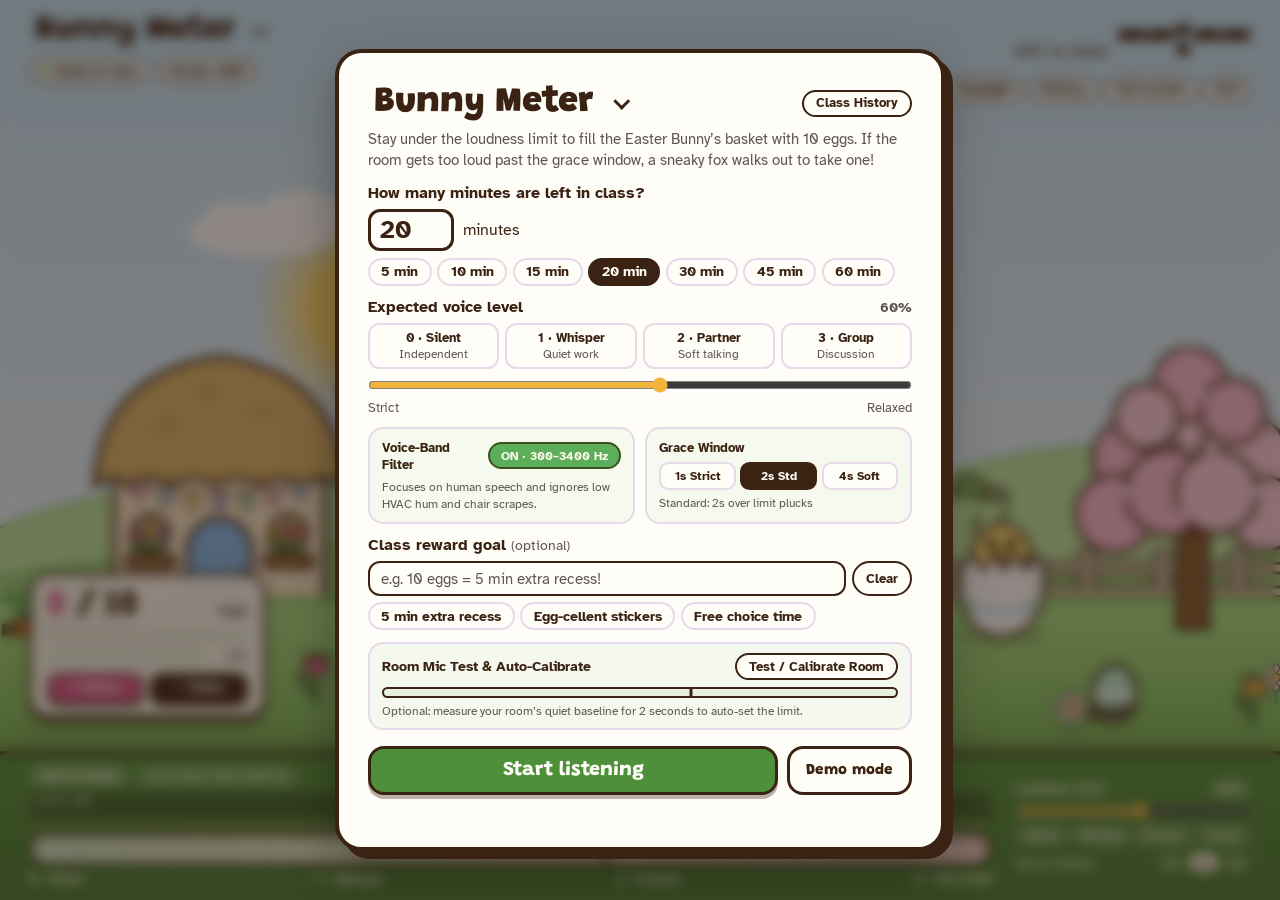
<file: meters/easter.html>
<!DOCTYPE html>
<html lang="en">
<head>
<meta charset="utf-8">
<meta name="viewport" content="width=device-width, initial-scale=1, viewport-fit=cover">
<title>Bunny Meter — Classroom Sound Monitor</title>
<link rel="preconnect" href="https://fonts.googleapis.com">
<link rel="preconnect" href="https://fonts.gstatic.com" crossorigin>
<link href="https://fonts.googleapis.com/css2?family=Grandstander:wght@600;800;900&family=Atkinson+Hyperlegible:wght@400;700&display=swap" rel="stylesheet">
<link rel="stylesheet" href="meter-core.css">
<style>
:root{
  --sky:#DFF1FB; --sky2:#BFE3F7; --field:#9ED37E; --field2:#4E8F3A;
  --ink:#3B2314; --muted:#5E5550; --panel:#FFFDF7; --panel-line:#E6D9EA;
  --cranberry:#C8385A; --gold:#F2B33D; --pumpkin:#D9578F; --sage:#5DAE5A;
  --meter-bg:#E8F1E0; --btn:#4E8F3A; --btn-ink:#FFFDF7;
  --sun:#FFD866; --cloud:#FFFFFF; --hill1:#B9E3A0; --hill2:#9ACF7E;
  --hud-bg:rgba(255,253,247,.93);
}
.app.sky-dark{
  --sun:#F2E6C4; --cloud:#505784; --hill1:#5B7D56; --hill2:#496B46;
  --field:#4C7342; --field2:#284B20;
  --ink:#F4EEE4; --muted:#C9C2B8; --panel:#262A40; --panel-line:#44486A;
  --meter-bg:#3A3F5A; --btn:#F4EEE4; --btn-ink:#262A40;
  --hud-bg:rgba(38,42,64,.9);
}

.farm{position:absolute;inset:0;width:100%;height:100%;z-index:0}
.cloud-drift-1{animation:cloudDrift 78s linear infinite}
.cloud-drift-2{animation:cloudDrift 108s linear infinite reverse}
@keyframes cloudDrift{0%{transform:translateX(-110px)}50%{transform:translateX(110px)}100%{transform:translateX(-110px)}}
.sun-rays{transform-box:fill-box;transform-origin:center;animation:spinSlow 50s linear infinite}
@keyframes spinSlow{to{transform:rotate(360deg)}}

.turkey-wrap{perspective:1400px;position:relative;height:100%;width:100%;display:flex;align-items:flex-end;justify-content:center;pointer-events:none}
svg.turkey{height:82%;max-height:82%;width:auto;max-width:96%;margin-bottom:1.2%;overflow:visible;position:relative;z-index:3;--gait:.92s;will-change:transform}
svg.turkey.warn{--gait:.54s}
svg.turkey.loud{--gait:.24s}

.tk-all{transform-box:view-box;transform-origin:200px 338px}
.leg{transform-box:view-box}
.moving .tk-all{animation:strut var(--gait) ease-in-out infinite}
.loud.moving .tk-all{animation-name:run}
.moving .leg-l{animation:step var(--gait) ease-in-out infinite}
.moving .leg-r{animation:step var(--gait) ease-in-out infinite calc(var(--gait) / -2)}
.pose .tk-all{animation:puff 2s ease-in-out infinite}
.tk-head{transform-box:view-box;transform-origin:200px 205px;transition:transform .25s}
.face-r .tk-head{transform:rotate(6deg)}
.face-l .tk-head{transform:rotate(-6deg)}
.loud.face-r .tk-head{transform:rotate(12deg)}
.loud.face-l .tk-head{transform:rotate(-12deg)}
.head{transition:fill .3s}
.loud .head{fill:#F5B3B8}
.lid{opacity:0;transition:opacity .2s}
.calm .lid{opacity:1}
.brow{opacity:0;transition:opacity .2s}
.warn .brow,.loud .brow{opacity:1}
.pupil{transition:r .2s,transform .2s}
.face-r .pupil{transform:translateX(3px)}
.face-l .pupil{transform:translateX(-3px)}
.loud .pupil{r:2.2}
.wattle{transform-box:view-box;transform-origin:200px 180px}
.loud .wattle{animation:wag .2s ease-in-out infinite alternate}
.steam{opacity:0;transition:opacity .2s}
.loud .steam{opacity:1}
.steam circle{transform-box:fill-box;transform-origin:center;animation:steam .8s ease-out infinite}
.steam circle:nth-child(2){animation-delay:-.4s}
@keyframes strut{0%,100%{transform:rotate(-4.5deg)}25%,75%{transform:translateY(-10px) rotate(0)}50%{transform:rotate(4.5deg)}}
@keyframes run{0%,100%{transform:rotate(-10deg)}25%,75%{transform:translateY(-24px) rotate(0)}50%{transform:rotate(10deg)}}
@keyframes step{0%,50%,100%{transform:translateY(0)}25%{transform:translateY(-14px)}}
@keyframes puff{0%,100%{transform:scale(1)}40%,60%{transform:translateY(-5px) scale(1.05)}}
@keyframes wag{from{transform:rotate(-10deg)}to{transform:rotate(10deg)}}
@keyframes steam{0%{transform:translateY(0) scale(.4);opacity:.95}100%{transform:translateY(-34px) scale(1.6);opacity:0}}

.feather-inner{transform-box:view-box;transform-origin:200px 250px;transform:scale(0);opacity:0;transition:transform .7s cubic-bezier(.3,1.6,.5,1),opacity .2s}
.feather-inner.on{transform:scale(1);opacity:1}
.feather-inner.fall{animation:fall 1.5s ease-in forwards}
.feather-inner.plucked{transition:none;transform:scale(0);opacity:0}

svg.turkey.dance{animation:dance 2.6s ease-in-out 2}
.dance .tk-all{animation:wiggle .32s ease-in-out infinite alternate!important}
.dance .leg-l{animation:step .32s ease-in-out infinite!important}
.dance .leg-r{animation:step .32s ease-in-out infinite -.16s!important}
@keyframes dance{
  0%{translate:0 0;rotate:y 0deg}
  10%{translate:0 -56px}
  20%{translate:0 0}
  30%{translate:0 -56px}
  40%{translate:0 0;rotate:y 0deg}
  55%{translate:0 -26px;rotate:y 360deg}
  62%{translate:0 0;rotate:y 360deg}
  80%{translate:0 -132px;rotate:y 720deg}
  92%{translate:0 0;rotate:y 720deg}
  96%{translate:0 -14px}
  100%{translate:0 0;rotate:y 720deg}
}
@keyframes wiggle{from{transform:rotate(-12deg)}to{transform:rotate(12deg)}}
.plucker{position:absolute;z-index:4;bottom:0;left:0;display:none;overflow:visible;pointer-events:none}
.flying-feather{position:absolute;z-index:6;left:0;top:0;pointer-events:none;overflow:visible}
.yelp .tk-all{animation:yelp .7s ease-out!important}
@keyframes yelp{0%{transform:none}20%{transform:translateY(-44px) rotate(-6deg)}40%{transform:none}55%{transform:translateY(-14px) rotate(4deg)}70%,100%{transform:none}}
@keyframes fall{0%{transform:scale(1);opacity:1}100%{transform:translate(30px,320px) rotate(70deg) scale(.8);opacity:0}}

@media (prefers-reduced-motion:reduce){
  .tk-all,.leg,.wattle,.steam circle,.cloud-drift-1,.cloud-drift-2,.sun-rays{animation:none!important}
}
</style>
</head>
<body>
<div class="app sky-light" id="app">
  <header class="top">
    <div class="brand-col">
      <h1 class="brand display">
        <label class="meter-pick">
          <span class="sr-only">Choose a holiday meter</span>
          <select onchange="location.href=this.value">
            <option value="veterans.html">Veterans Meter</option>
            <option value="gobble-meter.html">Gobble Meter</option>
            <option value="santa.html">Santa Meter</option>
            <option value="mlk.html">Dream Meter</option>
            <option value="washington.html">Washington Meter</option>
            <option value="easter.html" selected>Bunny Meter</option>
            <option value="circus.html">Circus Meter</option>
            <option value="cyborg.html">Cyborg Meter</option>
          </select>
        </label>
      </h1>
      <div class="status-pills">
        <span class="pill" id="modePill"><i class="pill-dot" id="statusDot"></i><span id="statusText">Quiet &amp; Calm</span></span>
        <span class="pill" id="streakPill">Streak: <strong id="streakVal">0:00</strong></span>
        <span class="pill pill-goal" id="goalPill" hidden><span id="goalPillText"></span></span>
      </div>
    </div>

    <div class="clock display" id="clock">
      <div class="clock-readout">
        <div class="sub" id="timeSub">left in class</div>
        <div class="time" id="time">--:--</div>
      </div>
      <div class="tools">
        <button class="tool" id="minus">−1m</button>
        <button class="tool" id="plus">+1m</button>
        <button class="tool" id="pause">Pause</button>
        <button class="tool" id="mic" aria-pressed="false">Mic on</button>
        <button class="tool" id="voiceFilterBtn">Voice filter ✓</button>
        <button class="tool" id="sound" aria-pressed="false">Sound on</button>
        <button class="tool" id="skyLock" aria-pressed="false">Daylight</button>
        <button class="tool" id="histBtnTop">History</button>
        <button class="tool" id="full">Full screen</button>
        <button class="tool" id="stop">End</button>
      </div>
    </div>
  </header>

  <canvas class="weather" id="weather" aria-hidden="true"></canvas>
  <canvas class="fx-canvas" id="fxCanvas" aria-hidden="true"></canvas>

  <main class="stage">
    <svg class="farm" viewBox="0 0 1200 600" preserveAspectRatio="xMidYMax slice" aria-hidden="true">
      <defs>
        <radialGradient id="sunGlow" cx="50%" cy="50%" r="50%">
          <stop offset="0%" stop-color="#FFF9DC" stop-opacity="1"/>
          <stop offset="50%" stop-color="#FFD866" stop-opacity=".8"/>
          <stop offset="100%" stop-color="#FFD866" stop-opacity="0"/>
        </radialGradient>
        <radialGradient id="moonGlow" cx="50%" cy="50%" r="50%">
          <stop offset="0%" stop-color="#FFF7DC" stop-opacity=".75"/>
          <stop offset="100%" stop-color="#FFF7DC" stop-opacity="0"/>
        </radialGradient>
        <linearGradient id="springGrass" x1="0" y1="0" x2="0" y2="1">
          <stop offset="0%" stop-color="#A8DF86"/>
          <stop offset="100%" stop-color="#76B557"/>
        </linearGradient>
        <pattern id="posts" x="0" y="412" width="70" height="62" patternUnits="userSpaceOnUse">
          <rect x="28" y="2" width="14" height="58" fill="#F3E6CC" stroke="#3B2314" stroke-width="3"/>
        </pattern>
        <g id="tulip" stroke="#3B2314" stroke-linejoin="round">
          <path d="M0 0 V-34" stroke="#3E8E4A" stroke-width="4" fill="none"/>
          <path d="M0 -10 C-10 -12 -16 -22 -16 -32 C-8 -28 -2 -20 0 -14 Z" fill="#5DAE5A" stroke-width="2"/>
          <path d="M-10 -34 L-10 -50 L-4 -43 L0 -52 L4 -43 L10 -50 L10 -34 Q0 -26 -10 -34 Z" fill="currentColor" stroke-width="2.5"/>
        </g>
        <g id="daisy" stroke="#3B2314" stroke-linejoin="round">
          <path d="M0 0 V-26" stroke="#3E8E4A" stroke-width="3.5" fill="none"/>
          <g fill="#FFFFFF" stroke-width="1.5">
            <ellipse cx="0" cy="-38" rx="4" ry="8"/><ellipse cx="0" cy="-22" rx="4" ry="8"/>
            <ellipse cx="-8" cy="-30" rx="8" ry="4"/><ellipse cx="8" cy="-30" rx="8" ry="4"/>
            <ellipse cx="-6" cy="-36" rx="4" ry="7" transform="rotate(-45 -6 -36)"/><ellipse cx="6" cy="-36" rx="4" ry="7" transform="rotate(45 6 -36)"/>
            <ellipse cx="-6" cy="-24" rx="4" ry="7" transform="rotate(45 -6 -24)"/><ellipse cx="6" cy="-24" rx="4" ry="7" transform="rotate(-45 6 -24)"/>
          </g>
          <circle cx="0" cy="-30" r="5" fill="#F7C948" stroke-width="1.5"/>
        </g>
        <g id="hidegg" stroke="#3B2314" stroke-linejoin="round">
          <ellipse cx="0" cy="-20" rx="16" ry="21" fill="currentColor" stroke-width="3"/>
          <path d="M-15 -22 l5 6 l5 -6 l5 6 l5 -6 l5 6 l5 -6" fill="none" stroke="#FFFFFF" stroke-width="3"/>
          <circle cx="-6" cy="-32" r="2.5" fill="#FFFFFF" stroke="none"/><circle cx="6" cy="-32" r="2.5" fill="#FFFFFF" stroke="none"/>
          <path d="M-20 0 l4 -10 l4 8 l4 -10 l4 10 l4 -10 l4 10 l4 -10 l4 8 l4 -8 v4 z" fill="#7FBF60" stroke-width="2"/>
        </g>
        <g id="carrot" stroke="#3B2314" stroke-linejoin="round">
          <path d="M0 -6 C-10 -20 -14 -30 -10 -36 M0 -6 C0 -22 2 -32 6 -38 M0 -6 C8 -18 14 -26 18 -28" fill="none" stroke="#3E8E4A" stroke-width="4" stroke-linecap="round"/>
          <path d="M-9 -4 Q0 -10 9 -4 L4 6 Q0 10 -4 6 Z" fill="#F08A2E" stroke-width="2.5"/>
        </g>
      </defs>

      <filter id="tod" x="0" y="0" width="100%" height="100%" color-interpolation-filters="sRGB">
        <feColorMatrix id="todMatrix" type="matrix" values="1 0 0 0 0  0 1 0 0 0  0 0 1 0 0  0 0 0 1 0"/>
      </filter>

      <g id="stars" fill="#FFF6DD" opacity="0"></g>
      <g id="moon" opacity="0">
        <circle cx="0" cy="0" r="68" fill="url(#moonGlow)"/>
        <path d="M4 -36 A36 36 0 1 0 4 36 A27 36 0 1 1 4 -36 Z" fill="#F4EBC8" stroke="#3B2314" stroke-width="2.5"/>
      </g>
      <g id="sunGroup" transform="translate(960 115)">
        <circle cx="0" cy="0" r="102" fill="url(#sunGlow)"/>
        <g class="sun-rays" stroke="#FFF2B8" stroke-width="4" stroke-linecap="round" opacity=".6">
          <line x1="0" y1="-74" x2="0" y2="-62"/><line x1="0" y1="62" x2="0" y2="74"/>
          <line x1="-74" y1="0" x2="-62" y2="0"/><line x1="62" y1="0" x2="74" y2="0"/>
          <line x1="-52" y1="-52" x2="-43" y2="-43"/><line x1="43" y1="43" x2="52" y2="52"/>
          <line x1="52" y1="-52" x2="43" y2="-43"/><line x1="-43" y1="43" x2="-52" y2="52"/>
        </g>
        <circle id="sun" cx="0" cy="0" r="50" fill="var(--sun)"/>
      </g>

      <g id="rainbow" opacity="0" fill="none" stroke-width="16">
        <path d="M150 470 A450 450 0 0 1 1050 470" stroke="#F28A8A"/>
        <path d="M166 470 A434 434 0 0 1 1034 470" stroke="#F7B77A"/>
        <path d="M182 470 A418 418 0 0 1 1018 470" stroke="#F7E08A"/>
        <path d="M198 470 A402 402 0 0 1 1002 470" stroke="#9ED99A"/>
        <path d="M214 470 A386 386 0 0 1 986 470" stroke="#8EC5F0"/>
        <path d="M230 470 A370 370 0 0 1 970 470" stroke="#C3A6EE"/>
      </g>

      <g id="clouds">
        <g class="cloud-drift-1" fill="var(--cloud)" opacity=".92">
          <ellipse cx="250" cy="120" rx="70" ry="22"/><ellipse cx="285" cy="104" rx="40" ry="24"/><ellipse cx="225" cy="108" rx="30" ry="18"/>
        </g>
        <g class="cloud-drift-2" fill="var(--cloud)" opacity=".86">
          <ellipse cx="660" cy="80" rx="60" ry="18"/><ellipse cx="690" cy="66" rx="34" ry="20"/>
        </g>
      </g>

      <g id="land" filter="url(#tod)">
        <path d="M0 395 Q200 315 420 375 T850 355 T1200 365 V600 H0 Z" fill="var(--hill1)" stroke="#8CC46C" stroke-width="3"/>
        <g stroke="#3B2314" stroke-width="2.5">
          <path d="M487 380 A18 18 0 0 1 523 380 Z" fill="#6FBF5A"/>
          <circle cx="499" cy="372" r="3" fill="#F7B6CF" stroke-width="1"/><circle cx="511" cy="369" r="3" fill="#FFFFFF" stroke-width="1"/>
          <path d="M515 376 A13 13 0 0 1 541 376 Z" fill="#6FBF5A"/>
          <circle cx="524" cy="370" r="3" fill="#F7B6CF" stroke-width="1"/><circle cx="532" cy="368" r="3" fill="#FFFFFF" stroke-width="1"/>
          <path d="M704 362 A16 16 0 0 1 736 362 Z" fill="#6FBF5A"/>
          <circle cx="715" cy="355" r="3" fill="#F7B6CF" stroke-width="1"/><circle cx="725" cy="352" r="3" fill="#FFFFFF" stroke-width="1"/>
          <path d="M886 364 A19 19 0 0 1 924 364 Z" fill="#6FBF5A"/>
          <circle cx="899" cy="356" r="3" fill="#F7B6CF" stroke-width="1"/><circle cx="911" cy="353" r="3" fill="#FFFFFF" stroke-width="1"/>
          <path d="M916 368 A13 13 0 0 1 942 368 Z" fill="#6FBF5A"/>
          <circle cx="925" cy="362" r="3" fill="#F7B6CF" stroke-width="1"/><circle cx="933" cy="360" r="3" fill="#FFFFFF" stroke-width="1"/>
        </g>
        <path d="M0 440 Q300 385 600 425 T1200 415 V600 H0 Z" fill="var(--hill2)" stroke="#7FB862" stroke-width="3"/>

        <!-- Bunny cottage -->
        <g stroke="#3B2314" stroke-width="4" stroke-linejoin="round">
          <path d="M112 462 V352 Q112 300 210 292 Q308 300 308 352 V462 Z" fill="#F3E3C6"/>
          <path d="M94 354 Q100 250 210 234 Q320 250 326 354 Q306 340 286 354 Q266 340 246 354 Q226 340 206 354 Q186 340 166 354 Q146 340 126 354 Q110 342 94 354 Z" fill="#D9B46A"/>
          <path d="M150 300 q10 -10 20 0 M240 290 q10 -10 20 0 M190 270 q10 -10 20 0" fill="none" stroke="#B08A44" stroke-width="3"/>
          <path d="M180 462 V414 A30 30 0 0 1 240 414 V462 Z" fill="#7FB8E8"/>
          <circle cx="230" cy="436" r="4" fill="#F2B33D" stroke-width="1.5"/>
          <circle cx="146" cy="398" r="17" fill="#FFF2B8"/><path d="M146 381 V415 M129 398 H163" stroke-width="3"/>
          <circle cx="274" cy="398" r="17" fill="#FFF2B8"/><path d="M274 381 V415 M257 398 H291" stroke-width="3"/>
          <rect x="124" y="418" width="44" height="12" rx="3" fill="#A9773F"/>
          <rect x="252" y="418" width="44" height="12" rx="3" fill="#A9773F"/>
        </g>
        <use href="#tulip" transform="translate(134 420) scale(.55)" style="color:#F06C9B"/>
        <use href="#tulip" transform="translate(146 420) scale(.6)" style="color:#F7C948"/>
        <use href="#tulip" transform="translate(158 420) scale(.55)" style="color:#B58CEB"/>
        <use href="#tulip" transform="translate(262 420) scale(.55)" style="color:#F7C948"/>
        <use href="#tulip" transform="translate(274 420) scale(.6)" style="color:#F06C9B"/>
        <use href="#tulip" transform="translate(286 420) scale(.55)" style="color:#FF8A65"/>
        <g stroke="#3B2314" stroke-width="1.8">
          <path d="M112 348 Q210 372 308 348" fill="none" stroke="#3B2314" stroke-width="1.5"/>
          <ellipse cx="135" cy="358" rx="6" ry="8" fill="#F7B6CF"/><ellipse cx="160" cy="364" rx="6" ry="8" fill="#A9D8F5"/>
          <ellipse cx="185" cy="368" rx="6" ry="8" fill="#FBE38E"/><ellipse cx="210" cy="369" rx="6" ry="8" fill="#CDB8F0"/>
          <ellipse cx="235" cy="368" rx="6" ry="8" fill="#AEE6C8"/><ellipse cx="260" cy="364" rx="6" ry="8" fill="#F7B6CF"/>
          <ellipse cx="285" cy="358" rx="6" ry="8" fill="#A9D8F5"/>
        </g>

        <!-- Birdhouse -->
        <g stroke="#3B2314" stroke-width="4" stroke-linejoin="round">
          <rect x="349" y="300" width="12" height="162" fill="#A9773F"/>
          <rect x="330" y="262" width="50" height="42" fill="#F7B6CF"/>
          <path d="M322 266 L355 236 L388 266 Z" fill="#8FD3C8"/>
          <circle cx="355" cy="282" r="8" fill="#3B2314"/><path d="M355 294 V300" stroke-width="3"/>
        </g>

        <rect x="395" y="412" width="805" height="62" fill="url(#posts)"/>
        <g fill="#F3E6CC" stroke="#3B2314" stroke-width="3">
          <rect x="395" y="426" width="805" height="9"/><rect x="395" y="448" width="805" height="9"/>
        </g>

        <rect x="0" y="460" width="1200" height="140" fill="url(#springGrass)"/>
        <path d="M0 460 H1200" stroke="#7FBF60" stroke-width="6"/>

        <!-- Sneaky fox -->
        <g id="pilgrim" style="display:none" stroke="#3B2314" stroke-width="2.5" stroke-linejoin="round">
          <g id="pilBody">
            <ellipse cx="0" cy="-1" rx="18" ry="4.5" fill="#3B2314" opacity=".18" stroke="none"/>
            <path d="M-10 -64 C-42 -74 -62 -44 -50 -22 C-44 -10 -32 -14 -28 -24 C-32 -40 -24 -54 -8 -52 Z" fill="#E07A35"/>
            <path d="M-50 -22 C-44 -10 -32 -14 -28 -24 C-36 -24 -44 -26 -50 -22 Z" fill="#FFF4E8"/>
            <g id="pilLegB"><rect x="-4" y="-50" width="8" height="40" fill="#B85A28"/><ellipse cx="4" cy="-5" rx="9" ry="5" fill="#3B2A20"/></g>
            <g id="pilLegA"><rect x="-4" y="-50" width="8" height="40" fill="#D9692E"/><ellipse cx="4" cy="-5" rx="9" ry="5" fill="#4A3324"/></g>
            <path d="M-13 -98 L15 -98 L19 -48 L-17 -48 Z" fill="#E07A35"/>
            <ellipse cx="4" cy="-74" rx="8" ry="17" fill="#FFF4E8"/>
            <path d="M-13 -99 L16 -99 L14 -91 L-12 -91 Z" fill="#7FB8E8"/>
            <path d="M10 -94 l6 12 l-8 -2 z" fill="#7FB8E8" stroke-width="1.8"/>
            <g id="pilFork"><g>
              <path d="M6 -80 C8 -96 28 -96 30 -80" fill="none" stroke="#A9773F" stroke-width="3"/>
              <ellipse cx="12" cy="-82" rx="5" ry="6.5" fill="#F7B6CF" stroke-width="1.5"/>
              <ellipse cx="22" cy="-83" rx="5" ry="6.5" fill="#A9D8F5" stroke-width="1.5"/>
              <path d="M5 -80 H31 L28 -64 H8 Z" fill="#D9A866"/>
              <path d="M7 -74 H29 M8 -69 H28" stroke="#A9773F" stroke-width="1.5"/>
            </g></g>
            <g id="pilArm">
              <line x1="2" y1="-92" x2="13" y2="-68" stroke="#3B2314" stroke-width="11" stroke-linecap="round"/>
              <line x1="2" y1="-92" x2="13" y2="-68" stroke="#E07A35" stroke-width="7" stroke-linecap="round"/>
              <circle id="pilHand" cx="15" cy="-64" r="5" fill="#4A3324"/>
            </g>
            <g id="pilHat">
              <path d="M-9 -118 L-6 -142 L6 -122 Z" fill="#E07A35"/><path d="M-6 -122 L-5 -134 L1 -123 Z" fill="#4A3324" stroke="none"/>
              <path d="M3 -122 L12 -142 L17 -118 Z" fill="#E07A35"/><path d="M7 -122 L12 -134 L14 -120 Z" fill="#4A3324" stroke="none"/>
            </g>
            <path d="M-11 -112 C-11 -126 10 -128 14 -118 L30 -108 Q33 -103 28 -101 L8 -99 C-4 -99 -11 -104 -11 -112 Z" fill="#E07A35"/>
            <path d="M6 -110 L30 -107 Q33 -103 28 -101 L8 -99 Q1 -104 6 -110 Z" fill="#FFF4E8"/>
            <circle cx="30" cy="-106" r="3" fill="#3B2314"/>
            <ellipse cx="9" cy="-114" rx="2.4" ry="1.6" fill="#3B2314" stroke="none"/>
            <path d="M3 -118 l10 2" stroke-width="2" stroke-linecap="round"/>
            <path d="M14 -102 q5 3 10 0" fill="none" stroke-width="1.6" stroke-linecap="round"/>
          </g>
        </g>

        <!-- Carrot patch -->
        <path d="M10 484 Q75 470 140 484 L140 492 Q75 480 10 492 Z" fill="#8A5A2E" stroke="#3B2314" stroke-width="3"/>
        <use href="#carrot" transform="translate(28 486)"/><use href="#carrot" transform="translate(56 482) scale(1.1)"/>
        <use href="#carrot" transform="translate(86 481)"/><use href="#carrot" transform="translate(116 484) scale(1.05)"/>

        <!-- Hatching chick -->
        <g stroke="#3B2314" stroke-width="3.5" stroke-linejoin="round">
          <ellipse cx="935" cy="494" rx="44" ry="8" fill="#3B2314" opacity=".16" stroke="none"/>
          <ellipse cx="935" cy="414" rx="26" ry="24" fill="#FFE27A"/>
          <circle cx="926" cy="408" r="3.5" fill="#3B2314"/><circle cx="944" cy="408" r="3.5" fill="#3B2314"/>
          <path d="M929 418 L941 418 L935 428 Z" fill="#F08A2E" stroke-width="2.5"/>
          <path d="M912 396 q-6 -12 4 -14 M935 390 q0 -14 8 -12" fill="none" stroke-width="3" stroke-linecap="round"/>
          <path d="M898 430 L908 418 L918 432 L928 418 L938 432 L948 418 L958 432 L968 418 L974 430 Q980 490 935 494 Q890 490 898 430 Z" fill="#FFFFFF"/>
          <path d="M902 466 Q935 476 970 466" fill="none" stroke="#A9D8F5" stroke-width="4"/>
          <path d="M904 476 l4 -18 M960 472 l6 -14" fill="none" stroke="#7FBF60" stroke-width="3"/>
        </g>

        <!-- Cherry blossom tree -->
        <g stroke="#3B2314" stroke-width="3.5" stroke-linejoin="round">
          <path d="M1098 486 C1100 440 1102 400 1092 360 L1104 358 C1112 392 1114 420 1116 380 C1120 360 1130 340 1146 330 L1152 338 C1136 352 1128 380 1126 420 C1126 450 1126 470 1128 486 Z" fill="#8A5A2E"/>
          <circle cx="1110" cy="300" r="46" fill="#F9CADB"/><circle cx="1060" cy="330" r="40" fill="#F7B6CF"/>
          <circle cx="1160" cy="330" r="42" fill="#F9CADB"/><circle cx="1040" cy="380" r="36" fill="#F7B6CF"/>
          <circle cx="1180" cy="380" r="34" fill="#F9CADB"/><circle cx="1090" cy="360" r="40" fill="#F7B6CF"/>
          <circle cx="1135" cy="360" r="38" fill="#F9CADB"/><circle cx="1110" cy="260" r="34" fill="#F7B6CF"/>
          <circle cx="1070" cy="290" r="30" fill="#F9CADB"/><circle cx="1150" cy="285" r="30" fill="#F7B6CF"/>
          <circle cx="1080" cy="300" r="5" fill="#FFFFFF" stroke="#D9779C" stroke-width="1.5"/>
          <circle cx="1130" cy="320" r="5" fill="#FFFFFF" stroke="#D9779C" stroke-width="1.5"/>
          <circle cx="1050" cy="360" r="5" fill="#FFFFFF" stroke="#D9779C" stroke-width="1.5"/>
          <circle cx="1170" cy="360" r="5" fill="#FFFFFF" stroke="#D9779C" stroke-width="1.5"/>
          <circle cx="1105" cy="380" r="5" fill="#FFFFFF" stroke="#D9779C" stroke-width="1.5"/>
          <circle cx="1150" cy="290" r="5" fill="#FFFFFF" stroke="#D9779C" stroke-width="1.5"/>
          <circle cx="1070" cy="340" r="5" fill="#FFFFFF" stroke="#D9779C" stroke-width="1.5"/>
          <circle cx="1120" cy="270" r="5" fill="#FFFFFF" stroke="#D9779C" stroke-width="1.5"/>
        </g>

        <use href="#tulip" transform="translate(300 560) scale(1)" style="color:#F06C9B"/>
        <use href="#daisy" transform="translate(330 572) scale(0.9)"/>
        <use href="#tulip" transform="translate(560 590) scale(0.9)" style="color:#B58CEB"/>
        <use href="#daisy" transform="translate(690 568) scale(1)"/>
        <use href="#tulip" transform="translate(720 578) scale(0.85)" style="color:#F06C9B"/>
        <use href="#daisy" transform="translate(1000 590) scale(1)"/>
        <use href="#tulip" transform="translate(1170 580) scale(1)" style="color:#F7C948"/>
        <use href="#daisy" transform="translate(1190 556) scale(0.8)"/>
        <use href="#tulip" transform="translate(600 500) scale(0.7)" style="color:#FF8A65"/>
        <use href="#daisy" transform="translate(380 500) scale(0.7)"/>
        <use href="#hidegg" transform="translate(440 556) scale(1.1)" style="color:#F7B6CF"/>
        <use href="#hidegg" transform="translate(490 572) scale(0.8)" style="color:#A9D8F5"/>
        <use href="#hidegg" transform="translate(790 562) scale(1.2)" style="color:#FBE38E"/>
        <use href="#hidegg" transform="translate(846 580) scale(0.85)" style="color:#CDB8F0"/>
        <use href="#hidegg" transform="translate(1040 572) scale(1.25)" style="color:#AEE6C8"/>
      </g>
    </svg>

    <svg class="plucker" id="plucker" viewBox="-75 -165 150 172" aria-hidden="true"></svg>
    <div class="bubble display" id="bubble">Hoppy and quiet!</div>

    <div class="score" id="scoreCard">
      <div class="score-head">
        <div class="n display"><span id="count">0</span> / 10</div>
        <div class="lbl">eggs</div>
      </div>
      <div class="feather-pips" id="featherPips" aria-hidden="true"></div>
      <div class="next-wrap">
        <div class="next" title="Progress to next egg"><i id="nextBar"></i></div>
        <span class="next-pct" id="nextPct">0%</span>
      </div>
      <div class="fb-row">
        <button class="give display" id="give" type="button" title="Give an egg for good behavior (shortcut: F)">+ Give</button>
        <button class="give take display" id="take" type="button" title="A sneaky fox comes and takes an egg (shortcut: T)">− Take</button>
      </div>
    </div>

    <div class="demo-pad" id="demoPad" hidden>
      <div class="demo-title display"><span>Demo Sound Level</span><span id="demoVal">25%</span></div>
      <input type="range" id="demoSlider" min="0" max="100" value="25" aria-label="Simulated room noise">
      <div class="demo-btns">
        <button class="demo-btn" type="button" data-demo="18">Quiet</button>
        <button class="demo-btn" type="button" data-demo="52">Warn</button>
        <button class="demo-btn" type="button" data-demo="88">Loud!</button>
      </div>
    </div>

    <div class="turkey-wrap">
      <svg class="turkey calm" id="turkey" viewBox="-50 -10 500 375" role="img" aria-label="The Easter Bunny, whose basket fills with eggs as the class stays quiet">
        <ellipse cx="200" cy="342" rx="90" ry="14" fill="#3B2314" opacity=".2"/>
        <g class="tk-all">
          <g stroke="#3B2314" stroke-width="5" stroke-linejoin="round">
            <path d="M120 186 C112 70 288 70 280 186" fill="none" stroke="#3B2314" stroke-width="16" stroke-linecap="round"/>
            <path d="M120 186 C112 70 288 70 280 186" fill="none" stroke="#C99A5B" stroke-width="9" stroke-linecap="round"/>
            <path d="M112 300 C98 250 108 206 126 182 L274 182 C292 206 302 250 288 300 Z" fill="#D9A866"/>
            <path d="M108 222 H292 M104 252 H296 M106 280 H294" stroke="#A9773F" stroke-width="3"/>
            <path d="M130 186 v110 M160 186 v114 M240 186 v114 M270 186 v110" stroke="#A9773F" stroke-width="3"/>
            <path d="M120 184 l10 -14 l10 14 l10 -14 l10 14 l10 -14 l10 14 l10 -14 l10 14 l10 -14 l10 14 l10 -14 l10 14 l10 -14 l10 14 l10 -14 l10 14 Z" fill="#8FD37A" stroke-width="3"/>
          </g>
          <g id="tail"></g>
          <g class="tk-body">
            <g stroke="#3B2314" stroke-width="4" stroke-linejoin="round">
              <g class="leg leg-l">
                <rect x="170" y="290" width="20" height="30" fill="#E9E4DC"/>
                <ellipse cx="170" cy="330" rx="28" ry="12" fill="#F4F1EC"/>
                <circle cx="162" cy="330" r="3.5" fill="#F7B6CF" stroke="none"/><circle cx="172" cy="327" r="3.5" fill="#F7B6CF" stroke="none"/><circle cx="182" cy="330" r="3.5" fill="#F7B6CF" stroke="none"/>
              </g>
              <g class="leg leg-r">
                <rect x="210" y="290" width="20" height="30" fill="#E9E4DC"/>
                <ellipse cx="230" cy="330" rx="28" ry="12" fill="#F4F1EC"/>
                <circle cx="218" cy="330" r="3.5" fill="#F7B6CF" stroke="none"/><circle cx="228" cy="327" r="3.5" fill="#F7B6CF" stroke="none"/><circle cx="238" cy="330" r="3.5" fill="#F7B6CF" stroke="none"/>
              </g>
            </g>
            <ellipse cx="200" cy="250" rx="78" ry="66" fill="#F4F1EC" stroke="#3B2314" stroke-width="5"/>
            <ellipse cx="200" cy="264" rx="46" ry="42" fill="#FFFFFF" stroke="#3B2314" stroke-width="3"/>
            <g stroke="#3B2314" stroke-width="4">
              <ellipse cx="146" cy="244" rx="22" ry="38" fill="#E9E4DC" transform="rotate(18 146 246)"/>
              <ellipse cx="254" cy="244" rx="22" ry="38" fill="#E9E4DC" transform="rotate(-18 254 246)"/>
              <circle cx="134" cy="280" r="13" fill="#FFFFFF"/><circle cx="266" cy="280" r="13" fill="#FFFFFF"/>
            </g>
            <g stroke="#3B2314" stroke-width="3.5" stroke-linejoin="round">
              <path d="M200 210 L172 196 L174 226 Z" fill="#8FD3C8"/>
              <path d="M200 210 L228 196 L226 226 Z" fill="#8FD3C8"/>
              <circle cx="200" cy="211" r="7" fill="#F7B6CF"/>
            </g>
            <g class="tk-head">
              <g class="steam" fill="#FFF8E6" stroke="#3B2314" stroke-width="2">
                <circle cx="146" cy="128" r="8"/><circle cx="254" cy="128" r="8"/>
              </g>
              <g stroke="#3B2314" stroke-width="5" stroke-linejoin="round">
                <ellipse cx="178" cy="90" rx="17" ry="52" fill="#F4F1EC" transform="rotate(-10 178 130)"/>
                <ellipse cx="178" cy="94" rx="8" ry="38" fill="#F7B6CF" stroke-width="2.5" transform="rotate(-10 178 130)"/>
                <ellipse cx="222" cy="90" rx="17" ry="52" fill="#F4F1EC" transform="rotate(14 222 130)"/>
                <ellipse cx="222" cy="94" rx="8" ry="38" fill="#F7B6CF" stroke-width="2.5" transform="rotate(14 222 130)"/>
              </g>
              <circle class="head" cx="200" cy="168" r="38" fill="#F4F1EC" stroke="#3B2314" stroke-width="5"/>
              <circle cx="174" cy="178" r="7" fill="#F7B6CF" opacity=".75"/>
              <circle cx="226" cy="178" r="7" fill="#F7B6CF" opacity=".75"/>
              <circle cx="186" cy="158" r="9" fill="#fff" stroke="#3B2314" stroke-width="2.5"/>
              <circle cx="214" cy="158" r="9" fill="#fff" stroke="#3B2314" stroke-width="2.5"/>
              <circle class="pupil" cx="187" cy="159" r="4.5" fill="#3B2314"/>
              <circle class="pupil" cx="213" cy="159" r="4.5" fill="#3B2314"/>
              <path class="lid" d="M176 159 a10 10 0 0 1 20 0 Z M204 159 a10 10 0 0 1 20 0 Z" fill="#F4F1EC" stroke="#3B2314" stroke-width="2.5" stroke-linejoin="round"/>
              <path class="brow" d="M174 142 l18 7 M226 142 l-18 7" stroke="#3B2314" stroke-width="4" stroke-linecap="round"/>
              <ellipse cx="190" cy="184" rx="12" ry="9" fill="#FFFFFF" stroke="#3B2314" stroke-width="2.5"/>
              <ellipse cx="210" cy="184" rx="12" ry="9" fill="#FFFFFF" stroke="#3B2314" stroke-width="2.5"/>
              <rect x="194" y="191" width="12" height="11" rx="2" fill="#FFFFFF" stroke="#3B2314" stroke-width="2.5"/>
              <path d="M200 191 V202" stroke="#3B2314" stroke-width="1.8"/>
              <g class="wattle">
                <path d="M178 182 L150 176 M178 187 L150 190 M222 182 L250 176 M222 187 L250 190" stroke="#3B2314" stroke-width="2" stroke-linecap="round"/>
                <path d="M191 173 Q200 168 209 173 Q205 181 200 181 Q195 181 191 173 Z" fill="#F28AB0" stroke="#3B2314" stroke-width="2.5" stroke-linejoin="round"/>
              </g>
            </g>
          </g>
        </g>
      </svg>
    </div>
  </main>

  <footer class="meter-row">
    <div class="meter-col">
      <div class="meter-head">
        <div class="meter-head-left">
          <span class="zone-badge" id="zoneBadge">Safe &amp; Quiet</span>
          <span class="filter-tag" id="filterTag">Voice filter 300–3400 Hz</span>
        </div>
        <div class="danger-wrap" id="dangerWrap">
          <span>Fox alert!</span>
          <div class="danger-track"><i id="dangerFill"></i></div>
        </div>
      </div>
      <div class="spark-wrap" title="Rolling 30-second noise history">
        <canvas id="sparkline" aria-hidden="true"></canvas>
        <span class="spark-lbl">Last 30s</span>
      </div>
      <div class="meter" id="meter" role="meter" aria-label="Classroom noise level" aria-valuemin="0" aria-valuemax="100" aria-valuenow="0">
        <div class="meter-zones"></div>
        <div class="fill" id="fill"></div>
        <div class="meter-ticks"></div>
        <div class="peak" id="peakMark"></div>
        <div class="limit" id="limitMark"></div>
      </div>
      <div class="meter-labels"><span>0 · Silent</span><span>1 · Whisper</span><span>2 · Partner</span><span>3 · Too Loud!</span></div>
    </div>

    <div class="limit-ctl">
      <div class="limit-top"><label for="limit2">Loudness limit</label><span class="limit-val" id="limitVal">60%</span></div>
      <input type="range" id="limit2" min="25" max="90" value="60" aria-label="Loudness limit">
      <div class="presets">
        <button class="preset" type="button" data-limit="38">Silent</button>
        <button class="preset" type="button" data-limit="52">Whisper</button>
        <button class="preset" type="button" data-limit="66">Partner</button>
        <button class="preset" type="button" data-limit="80">Group</button>
      </div>
      <div class="grace-inline">
        <span>Grace window</span>
        <div class="grace-pills">
          <button class="grace-pill" type="button" data-grace="1000">1s</button>
          <button class="grace-pill" type="button" data-grace="2000">2s</button>
          <button class="grace-pill" type="button" data-grace="4000">4s</button>
        </div>
      </div>
    </div>
  </footer>

  <!-- Setup Overlay -->
  <div class="overlay" id="setup">
    <div class="card">
      <div class="card-head">
        <h2 class="display">
          <label class="meter-pick">
            <span class="sr-only">Choose a holiday meter</span>
            <select onchange="location.href=this.value">
              <option value="veterans.html">Veterans Meter</option>
              <option value="gobble-meter.html">Gobble Meter</option>
              <option value="santa.html">Santa Meter</option>
              <option value="mlk.html">Dream Meter</option>
              <option value="washington.html">Washington Meter</option>
              <option value="easter.html" selected>Bunny Meter</option>
              <option value="circus.html">Circus Meter</option>
              <option value="cyborg.html">Cyborg Meter</option>
            </select>
          </label>
        </h2>
        <button class="cal-btn" id="histBtnSetup" type="button">Class History</button>
      </div>
      <p>Stay under the loudness limit to fill the Easter Bunny’s basket with 10 eggs. If the room gets too loud past the grace window, a sneaky fox walks out to take one!</p>

      <label class="q" for="minsInput">How many minutes are left in class?</label>
      <div class="mins"><input id="minsInput" type="number" min="1" max="180" value="20" inputmode="numeric"><span>minutes</span></div>
      <div class="chips" id="chips"></div>

      <div class="q"><label for="limit1">Expected voice level</label><span id="limit1Label" style="font-size:.88rem;color:var(--muted)">60%</span></div>
      <div class="setup-presets">
        <button class="setup-preset" type="button" data-limit="38">0 · Silent<small>Independent</small></button>
        <button class="setup-preset" type="button" data-limit="52">1 · Whisper<small>Quiet work</small></button>
        <button class="setup-preset" type="button" data-limit="66">2 · Partner<small>Soft talking</small></button>
        <button class="setup-preset" type="button" data-limit="80">3 · Group<small>Discussion</small></button>
      </div>
      <input type="range" id="limit1" min="25" max="90" value="60">
      <div class="range-ends"><span>Strict</span><span>Relaxed</span></div>

      <div class="setup-two-col">
        <div class="sub-box">
          <div class="sub-box-title"><span>Voice-Band Filter</span><button class="switch-btn" id="voiceFilterSetup" type="button" aria-pressed="true">ON · 300–3400 Hz</button></div>
          <div style="font-size:.77rem;color:var(--muted);line-height:1.35">Focuses on human speech and ignores low HVAC hum and chair scrapes.</div>
        </div>
        <div class="sub-box">
          <div class="sub-box-title"><span>Grace Window</span></div>
          <div class="seg-row">
            <button class="seg-btn" type="button" data-grace="1000">1s Strict</button>
            <button class="seg-btn" type="button" data-grace="2000">2s Std</button>
            <button class="seg-btn" type="button" data-grace="4000">4s Soft</button>
          </div>
          <div id="graceHint" style="font-size:.76rem;color:var(--muted);margin-top:.32rem">Standard: 2s over limit takes an egg</div>
        </div>
      </div>

      <div class="q"><label for="goalInput">Class reward goal <span style="font-weight:400;color:var(--muted);font-size:.86rem">(optional)</span></label></div>
      <div class="goal-input-row">
        <input class="goal-input" id="goalInput" type="text" maxlength="64" placeholder="e.g. 10 eggs = 5 min extra recess!">
        <button class="cal-btn" id="clearGoal" type="button">Clear</button>
      </div>
      <div class="chips" style="margin-top:.38rem">
        <button class="chip" type="button" data-goal="5 min extra recess">5 min extra recess</button>
        <button class="chip" type="button" data-goal="Egg-cellent stickers">Egg-cellent stickers</button>
        <button class="chip" type="button" data-goal="Free choice time">Free choice time</button>
      </div>

      <div class="cal-box">
        <div class="cal-row">
          <strong style="font-size:.86rem">Room Mic Test &amp; Auto-Calibrate</strong>
          <button class="cal-btn" id="calBtn" type="button">Test / Calibrate Room</button>
        </div>
        <div class="mini-meter" aria-hidden="true"><i id="calFill"></i><div class="mini-limit" id="calLimit"></div></div>
        <div id="calHint" style="font-size:.78rem;color:var(--muted);margin-top:.28rem">Optional: measure your room’s quiet baseline for 2 seconds to auto-set the limit.</div>
      </div>

      <div class="go-row">
        <button class="go display" id="start">Start listening</button>
        <button class="go-secondary display" id="startDemo" type="button">Demo mode</button>
      </div>
      <div class="err" id="err" role="alert"></div>
    </div>
  </div>

  <!-- Summary Overlay -->
  <div class="overlay" id="done" hidden>
    <div class="card" style="text-align:center">
      <h2 class="display">Time’s up!</h2>
      <p style="margin-inline:auto">Your class found</p>
      <div class="big-feathers display"><span id="finalCount">0</span> of 10</div>
      <p style="margin-inline:auto" id="finalMsg">eggs.</p>
      <div class="goal-result" id="goalResult" hidden></div>
      <div class="stats-grid">
        <div class="stat-card"><b id="statQuiet">100%</b><span>Time Quiet</span></div>
        <div class="stat-card"><b id="statStreak">0:00</b><span>Best Streak</span></div>
        <div class="stat-card"><b id="statPlucks">0</b><span>Fox Visits</span></div>
      </div>
      <button class="go display" id="again">Start again</button>
    </div>
  </div>

  <!-- History Modal -->
  <div class="overlay" id="historyModal" hidden>
    <div class="card">
      <div class="card-head">
        <h2 class="display">Class History</h2>
        <button class="cal-btn" id="histClose" type="button">Close</button>
      </div>
      <p>Your saved Bunny Meter sessions and 7-day averages.</p>
      <div class="hist-kpis">
        <div class="stat-card"><b id="histSessions">0</b><span>7-Day Sessions</span></div>
        <div class="stat-card"><b id="histAvgFeathers">—</b><span>Avg Eggs</span></div>
        <div class="stat-card"><b id="histAvgQuiet">—</b><span>Avg Quiet %</span></div>
        <div class="stat-card"><b id="histBestStreak">—</b><span>Best Streak</span></div>
      </div>
      <div class="hist-list" id="histRows"></div>
      <div class="hist-footer">
        <button class="danger-link" id="histClear" type="button">Clear history</button>
        <button class="cal-btn" type="button" onclick="document.getElementById('historyModal').hidden=true">Done</button>
      </div>
    </div>
  </div>
</div>

<script src="meter-core.js"></script>
<script>
(() => {
  const FEATHERS = 10;
  const COLORS = ["#F7B6CF","#A9D8F5","#FBE38E","#CDB8F0","#AEE6C8"];
  const RIBBONS = ["#FFFFFF","#FFFFFF","#F28AB0","#FFFFFF","#7FB8E8"];
  const eggSvg = (c, r) =>
    `<ellipse cx="0" cy="0" rx="27" ry="35" fill="${c}" stroke="#3B2314" stroke-width="4"/>` +
    `<path d="M-24 -4 l8 8 l8 -8 l8 8 l8 -8 l8 8 l8 -8" fill="none" stroke="${r}" stroke-width="4" stroke-linejoin="round"/>` +
    `<circle cx="-10" cy="-19" r="3.5" fill="${r}"/><circle cx="10" cy="-19" r="3.5" fill="${r}"/><circle cx="0" cy="-26" r="3.5" fill="${r}"/>` +
    `<path d="M-23 15 Q0 22 23 15" fill="none" stroke="${r}" stroke-width="4"/>` +
    `<ellipse cx="-10" cy="-12" rx="5" ry="9" fill="#FFFFFF" opacity=".35"/>`;
  const $ = id => document.getElementById(id);
  const ns = "http://www.w3.org/2000/svg";
  const turkeyEl = $("turkey"), stageEl = document.querySelector(".stage"), bubbleEl = $("bubble"), appEl = $("app");

  const tail = $("tail"), pipsEl = $("featherPips");
  const feathers = [], pips = [];
  for (let i = 0; i < FEATHERS; i++) {
    const angle = -72 + i * (144 / (FEATHERS - 1));
    const outer = document.createElementNS(ns, "g");
    outer.setAttribute("transform", `rotate(${angle} 200 250)`);
    const inner = document.createElementNS(ns, "g");
    inner.setAttribute("class", "feather-inner");
    const c = COLORS[i % COLORS.length];
    inner.innerHTML = `<g transform="translate(200 108) rotate(${(-angle * 0.8).toFixed(1)})">${eggSvg(c, RIBBONS[i % RIBBONS.length])}</g>`;
    outer.appendChild(inner); tail.appendChild(outer); feathers.push(inner);

    const pip = document.createElement("div");
    pip.className = "pip";
    pip.dataset.color = c;
    pipsEl.appendChild(pip); pips.push(pip);
  }

  function synthBoingChirps(ctx){
    if (!ctx) return 900;
    const t0 = ctx.currentTime + .02, out = ctx.createGain();
    out.gain.value = .38; out.connect(ctx.destination);
    const o = ctx.createOscillator(), g = ctx.createGain(), lfo = ctx.createOscillator(), lg = ctx.createGain();
    o.type = "sine"; o.frequency.setValueAtTime(260, t0); o.frequency.exponentialRampToValueAtTime(720, t0 + .18);
    lfo.frequency.value = 22; lg.gain.value = 40; lfo.connect(lg); lg.connect(o.frequency);
    g.gain.setValueAtTime(0, t0); g.gain.linearRampToValueAtTime(.8, t0 + .02); g.gain.exponentialRampToValueAtTime(.001, t0 + .35);
    o.connect(g); g.connect(out); o.start(t0); lfo.start(t0); o.stop(t0 + .4); lfo.stop(t0 + .4);
    [.4, .55, .7].forEach(h => {
      const c = ctx.createOscillator(), cg = ctx.createGain(), t = t0 + h;
      c.type = "sine"; c.frequency.setValueAtTime(2200, t); c.frequency.exponentialRampToValueAtTime(3600, t + .08);
      cg.gain.setValueAtTime(0, t); cg.gain.linearRampToValueAtTime(.35, t + .01); cg.gain.exponentialRampToValueAtTime(.001, t + .1);
      c.connect(cg); cg.connect(out); c.start(t); c.stop(t + .12);
    });
    return 900;
  }

  let danceUntil = 0;
  const core = window.MeterCore.init({
    storagePrefix: "easter",
    maxItems: FEATHERS,
    itemLabel: "eggs",
    lines: {
      calm: ["Hoppy and quiet!", "Some-bunny is being good!", "Egg-cellent work!", "Hop, hop, hooray!", "Shh… the chicks are napping."],
      warn: ["Getting louder…", "My ears are twitching…", "Easy now…"],
      loud: ["Too loud! My eggs!", "Hop to it, quiet down!", "My ears hurt!", "Who’s making that racket?!"]
    },
    giftLines: ["A new egg!", "Egg-cellent!", "Thank you, class!", "Hoppy day!"],
    onMoodChange(m){ turkeyEl.classList.remove("calm","warn","loud"); turkeyEl.classList.add(m); },
    onCountUpdate(earned){
      pips.forEach((p, i) => { const on = i < earned; p.classList.toggle("on", on); p.style.background = on ? p.dataset.color : ""; });
    },
    onGain(idx){ const f = feathers[idx]; f.classList.remove("fall","plucked"); void f.getBBox(); f.classList.add("on"); },
    onReset(){ feathers.forEach(f => f.classList.remove("on","fall","plucked")); turkeyEl.classList.remove("dance"); },
    onFull(goal){
      core.say(goal ? `HOP HOORAY! Unlocked: ${goal}!` : "A FULL BASKET! Hop hop hooray!", false, 5500);
      if (core.reduceMotion.matches) return;
      danceUntil = performance.now() + 5300;
      turkeyEl.classList.remove("dance"); void turkeyEl.getBBox(); turkeyEl.classList.add("dance");
      setTimeout(() => turkeyEl.classList.remove("dance"), 5300);
    },
    onLoudSound(ctx){ return synthBoingChirps(ctx); },
    onRequestTake(){ takeFeather(); },
    getBurstOrigin(){
      const tr = turkeyEl.getBoundingClientRect(), ar = appEl.getBoundingClientRect();
      return { x: tr.left - ar.left + tr.width * .5, y: tr.top - ar.top + tr.height * .38 };
    }
  });

  // Bunny movement
  let holdTurkey = false, holdFace = 1;
  let tx = 0, tv = 0, target = 0, facing = 1, pauseUntil = 0, retargetAt = 0, motionLast = performance.now();
  function pickTarget(range){
    if (range < 20) return 0;
    let n = 0;
    for (let i = 0; i < 8; i++) { n = (Math.random() * 2 - 1) * range; if (Math.abs(n - tx) > range * 0.35) break; }
    return n;
  }
  function motion(now){
    const dt = Math.min(0.1, (now - motionLast) / 1000); motionLast = now;
    const W = stageEl.clientWidth;
    const range = Math.max(0, W / 2 - turkeyEl.getBoundingClientRect().width * 0.4 - 16);
    const mood = core.mood;
    let moving = false;
    if (core.reduceMotion.matches) { tx = 0; tv = 0; }
    else {
      const speed = W * (mood === "loud" ? 0.54 : mood === "warn" ? 0.14 : 0.068);
      if (Math.abs(target) > range) target = Math.sign(target) * range;
      let desired = 0;
      if (!(mood === "calm" && now < pauseUntil)) {
        const arrived = Math.abs(target - tx) < Math.max(6, speed * 0.08);
        if (arrived) {
          if (mood === "calm") pauseUntil = now + 1300 + Math.random() * 2200;
          target = pickTarget(range); retargetAt = now + 300 + Math.random() * 600;
        } else if (mood === "loud" && now > retargetAt) {
          target = pickTarget(range); retargetAt = now + 300 + Math.random() * 600;
        }
        if (!(mood === "calm" && now < pauseUntil)) desired = Math.sign(target - tx) * speed;
      }
      if (holdTurkey || now < danceUntil) desired = 0;
      tv += (desired - tv) * Math.min(1, dt * (mood === "loud" ? 10 : 5));
      tx += tv * dt;
      if (tx > range) { tx = range; tv = Math.min(0, tv); }
      if (tx < -range) { tx = -range; tv = Math.max(0, tv); }
      if (holdTurkey) facing = holdFace;
      else if (Math.abs(tv) > 4) facing = tv > 0 ? 1 : -1;
      moving = Math.abs(tv) > W * 0.01 || mood === "loud";
    }
    turkeyEl.classList.toggle("moving", moving);
    turkeyEl.classList.toggle("pose", !moving && mood === "calm" && !core.reduceMotion.matches);
    turkeyEl.classList.toggle("face-r", facing > 0);
    turkeyEl.classList.toggle("face-l", facing < 0);
    turkeyEl.style.transform = `translateX(${tx.toFixed(1)}px)`;
    const bLim = Math.max(0, W / 2 - bubbleEl.offsetWidth / 2 - 12);
    bubbleEl.style.left = `calc(50% + ${Math.max(-bLim, Math.min(bLim, tx)).toFixed(1)}px)`;
    core.maybeRotateBubble(now);
    requestAnimationFrame(motion);
  }
  requestAnimationFrame(motion);

  // Sky, Rainbow & Daylight Lock
  const DAY_MS = 8 * 60 * 1000;
  const SKY = [
    [0.00, "#B7C4F0", "#FCD5C4", "#8090C8", .18, .15, .8],
    [0.08, "#BFE3F7", "#EAF7FF", "#000000", 0,   0,   1],
    [0.50, "#BFE3F7", "#EAF7FF", "#000000", 0,   0,   1],
    [0.58, "#8C7BC2", "#FFB39A", "#8A4E7C", .22, .1,  .7],
    [0.66, "#121A40", "#28356A", "#121A45", .48, 1,   .25],
    [0.92, "#121A40", "#28356A", "#121A45", .48, 1,   .25],
    [1.00, "#B7C4F0", "#FCD5C4", "#8090C8", .18, .15, .8]
  ];
  const hex = h => [1,3,5].map(i => parseInt(h.slice(i, i + 2), 16));
  const mix = (a, b, f) => a.map((v, i) => v + (b[i] - v) * f);
  const css = c => `rgb(${c.map(Math.round).join(",")})`;
  const STORM = hex("#8A93A3");
  const sunGroup = $("sunGroup"), moonEl = $("moon"), starsEl = $("stars"), cloudsEl = $("clouds"), todEl = $("todMatrix");
  for (let i = 0; i < 48; i++) {
    const c = document.createElementNS(ns, "circle");
    c.setAttribute("cx", (Math.random() * 1200).toFixed(0));
    c.setAttribute("cy", (10 + Math.random() * 270).toFixed(0));
    c.setAttribute("r", (1 + Math.random() * 2).toFixed(1));
    starsEl.appendChild(c);
  }
  let dayLock = false;
  try { dayLock = localStorage.getItem("easter-daylock") === "on"; } catch(e){}
  function syncDayLock(){
    const b = $("skyLock"); b.setAttribute("aria-pressed", String(dayLock));
    b.classList.toggle("active-day", dayLock); b.textContent = dayLock ? "Daylight ✓" : "Daylight";
  }
  syncDayLock();
  $("skyLock").onclick = () => {
    dayLock = !dayLock; try { localStorage.setItem("easter-daylock", dayLock ? "on" : "off"); } catch(e){}
    syncDayLock(); paintSky(performance.now());
  };

  const dayStart = performance.now() - 0.14 * DAY_MS;
  let rainAmt = 0, rainbowAt = -1e9;
  function paintSky(now){
    const t = dayLock ? 0.25 : ((now - dayStart) % DAY_MS) / DAY_MS;
    let k = 0; while (k < SKY.length - 2 && t > SKY[k + 1][0]) k++;
    const A = SKY[k], B = SKY[k + 1], f = (t - A[0]) / (B[0] - A[0] || 1);
    const r = rainAmt;
    let top = mix(hex(A[1]), hex(B[1]), f), bot = mix(hex(A[2]), hex(B[2]), f);
    top = mix(top, STORM, r * .55); bot = mix(bot, STORM, r * .45);
    document.body.style.background = `linear-gradient(180deg, ${css(top)} 0%, ${css(bot)} 70%)`;
    const tintA = A[4] + (B[4] - A[4]) * f, tint = mix(hex(A[3]), hex(B[3]), f);
    let tc = tint.map(v => v / 255), ta = tintA;
    if (r > 0) { tc = tc.map((v, i) => (v * ta + (STORM[i] / 255) * r * .25) / (ta + r * .25)); ta = Math.min(.7, ta + r * .25); }
    const g = (1 - ta).toFixed(3);
    todEl.setAttribute("values", `${g} 0 0 0 ${(tc[0] * ta).toFixed(3)}  0 ${g} 0 0 ${(tc[1] * ta).toFixed(3)}  0 0 ${g} 0 ${(tc[2] * ta).toFixed(3)}  0 0 0 1 0`);
    starsEl.setAttribute("opacity", ((A[5] + (B[5] - A[5]) * f) * (1 - r)).toFixed(2));
    const rb = (now - rainbowAt) / 1000;
    const rbo = rb < 0 || rb > 11 ? 0 : rb < 2 ? rb / 2 : rb > 7 ? (11 - rb) / 4 : 1;
    $("rainbow").setAttribute("opacity", (rbo * .85 * (1 - r)).toFixed(2));
    cloudsEl.setAttribute("opacity", ((A[6] + (B[6] - A[6]) * f) * (1 - r * .6)).toFixed(2));
    const su = (t + 0.03) / 0.66;
    if (su >= 0 && su <= 1) {
      sunGroup.setAttribute("transform", `translate(${(60 + su * 1080).toFixed(1)} ${(420 - Math.sin(Math.PI * su) * 315).toFixed(1)})`);
      sunGroup.setAttribute("opacity", (1 - r * .7).toFixed(2));
    } else sunGroup.setAttribute("opacity", "0");
    const mu = ((t - 0.6 + 1) % 1) / 0.44;
    if (mu <= 1) {
      moonEl.setAttribute("transform", `translate(${(80 + mu * 1040).toFixed(1)} ${(420 - Math.sin(Math.PI * mu) * 315).toFixed(1)})`);
      moonEl.setAttribute("opacity", (1 - r * .7).toFixed(2));
    } else moonEl.setAttribute("opacity", "0");
    const lum = (.299 * top[0] + .587 * top[1] + .114 * top[2]) / 255;
    appEl.classList.toggle("sky-dark", lum < .52);
    appEl.classList.toggle("sky-light", lum >= .52);
  }

  // Cherry Blossom Petals, Spring Showers & Sneaky Fox
  const cv = $("weather"), ctx = cv.getContext("2d");
  const LEAF_COLORS = ["#F7B6CF", "#F9CADB", "#FFFFFF", "#F4A3C0", "#FBD9E5"];
  let leaves = [], drops = [], splashes = [];
  let event = null, nextEventAt = performance.now() + 18000 + Math.random() * 22000;
  const pilEl = $("pilgrim"), pilBody = $("pilBody"), pilLegA = $("pilLegA"), pilLegB = $("pilLegB"), pilHat = $("pilHat");
  let pil = null, nextPilAt = performance.now() + 26000 + Math.random() * 28000;
  function startPilgrim(){
    const dir = Math.random() < .5 ? 1 : -1;
    pil = {dir, x: dir > 0 ? -80 : 1280, speed: 46 + Math.random() * 14, ph: 0};
    pilEl.style.display = "";
  }
  window.gobblePilgrim = startPilgrim;
  function walkPilgrim(now, dt){
    if (!pil && now > nextPilAt && !core.reduceMotion.matches && !pk) startPilgrim();
    if (!pil) return;
    pil.x += pil.dir * pil.speed * dt; pil.ph += dt * pil.speed / 9;
    const sw = Math.sin(pil.ph) * 24, bob = -Math.abs(Math.cos(pil.ph)) * 3;
    pilLegA.setAttribute("transform", `rotate(${sw.toFixed(1)} 0 -50)`);
    pilLegB.setAttribute("transform", `rotate(${(-sw).toFixed(1)} 0 -50)`);
    pilBody.setAttribute("transform", `translate(0 ${bob.toFixed(1)})`);
    const d = Math.abs(pil.x - 600), tip = d < 90 ? Math.sin((1 - d / 90) * Math.PI / 2) : 0;
    pilHat.setAttribute("transform", `translate(0 ${(-6 * tip).toFixed(1)})`);
    pilEl.setAttribute("transform", `translate(${pil.x.toFixed(1)} 480) scale(${1.05 * pil.dir} 1.05)`);
    if (pil.x < -100 || pil.x > 1300) { pil = null; pilEl.style.display = "none"; nextPilAt = now + 60000 + Math.random() * 90000; }
  }
  let lastSky = 0, wLast = performance.now(), dpr = 1, groundTop = 0, groundBot = 0;
  function sizeCanvas(){
    dpr = Math.min(2, window.devicePixelRatio || 1);
    const w = appEl.clientWidth, h = appEl.clientHeight;
    if (cv.width !== Math.round(w * dpr) || cv.height !== Math.round(h * dpr)) { cv.width = Math.round(w * dpr); cv.height = Math.round(h * dpr); }
    const sr = stageEl.getBoundingClientRect(), ar = appEl.getBoundingClientRect();
    const scale = Math.max(sr.width / 1200, sr.height / 600);
    groundBot = sr.bottom - ar.top; groundTop = groundBot - (600 - 465) * scale;
  }
  function startEvent(now, type){
    const rain = type ? type === "rain" : Math.random() < 0.42;
    const dur = rain ? 18000 + Math.random() * 14000 : 10000 + Math.random() * 8000;
    event = {type: rain ? "rain" : "leaves", start: now, end: now + dur, wind: 40 + Math.random() * 75, spawnAcc: 0};
  }
  window.gobbleWeather = type => startEvent(performance.now(), type);
  function spawnPetal(W, wind){
    leaves.push({
      x: -0.15 * W + Math.random() * W * 1.05, y: -20 - Math.random() * 40,
      vy: 30 + Math.random() * 35, wind: wind * .5, sway: 20 + Math.random() * 30, ph: Math.random() * 6.28,
      rot: Math.random() * 6.28, vrot: (Math.random() - .5) * 4, flip: Math.random() * 6.28,
      size: 9 + Math.random() * 8, color: LEAF_COLORS[Math.floor(Math.random() * LEAF_COLORS.length)],
      land: groundTop + Math.random() * (groundBot - groundTop - 10), landedAt: 0
    });
  }
  function drawPetal(L, alpha){
    ctx.save(); ctx.globalAlpha = alpha; ctx.translate(L.x, L.y); ctx.rotate(L.rot);
    ctx.scale(1, L.landedAt ? .6 : Math.max(.3, Math.abs(Math.cos(L.flip))));
    const s = L.size * .55;
    ctx.beginPath(); ctx.moveTo(0, s);
    ctx.bezierCurveTo(-s * 1.1, s * .2, -s * .7, -s, -s * .15, -s * .8);
    ctx.lineTo(0, -s * .5); ctx.lineTo(s * .15, -s * .8);
    ctx.bezierCurveTo(s * .7, -s, s * 1.1, s * .2, 0, s);
    ctx.fillStyle = L.color; ctx.fill(); ctx.lineWidth = 1.3; ctx.strokeStyle = "#C9688E"; ctx.stroke();
    ctx.restore();
  }
  function weather(now){
    const dt = Math.min(.1, (now - wLast) / 1000); wLast = now;
    sizeCanvas();
    const W = cv.width / dpr, H = cv.height / dpr, still = core.reduceMotion.matches;
    if (!event && now > nextEventAt) startEvent(now);
    let rainTarget = 0;
    if (event) {
      const fadeIn = Math.min(1, (now - event.start) / 3000), fadeOut = Math.min(1, (event.end - now) / 3000);
      const strength = Math.max(0, Math.min(fadeIn, fadeOut));
      if (event.type === "rain") rainTarget = strength;
      else if (!still) {
        event.spawnAcc += dt * 3.5 * strength * (W / 1200 + .4);
        while (event.spawnAcc >= 1) { event.spawnAcc--; spawnPetal(W, event.wind); }
      }
      if (now > event.end) { if (event.type === "rain") rainbowAt = now - 1500; event = null; nextEventAt = now + 40000 + Math.random() * 80000; }
    }
    rainAmt += (rainTarget - rainAmt) * Math.min(1, dt * 1.5);
    if (rainAmt < .002) rainAmt = 0;
    if (now - lastSky > 200) { paintSky(now); lastSky = now; }
    walkPilgrim(now, dt);
    core.tickFx(dt);
    ctx.setTransform(dpr, 0, 0, dpr, 0, 0); ctx.clearRect(0, 0, W, H);
    if (!still) {
      leaves = leaves.filter(L => {
        if (!L.landedAt) {
          L.ph += dt * 2.2; L.flip += dt * 3; L.x += (L.wind + Math.sin(L.ph) * L.sway) * dt;
          L.y += L.vy * dt; L.rot += L.vrot * dt;
          if (L.y >= L.land) { L.y = L.land; L.landedAt = now; }
        }
        const age = L.landedAt ? (now - L.landedAt) / 1000 : 0;
        const alpha = age < 3 ? 1 : Math.max(0, 1 - (age - 3) / 3);
        if (alpha <= 0 || L.x > W + 40) return false;
        drawPetal(L, alpha); return true;
      });
      if (rainAmt > 0) {
        ctx.fillStyle = `rgba(118,124,140,${(rainAmt * .92).toFixed(3)})`;
        const n = Math.ceil(W / 160) + 2, drift = (now / 120) % 160;
        ctx.beginPath(); ctx.rect(0, 0, W, 50);
        for (let i = 0; i < n; i++) { const cx = i * 160 - 80 + drift, cy = 55 + (i % 2) * 22; ctx.moveTo(cx + 130, cy); ctx.ellipse(cx, cy, 130, 48, 0, 0, 6.29); }
        ctx.fill();
      }
      const want = Math.round(rainAmt * W / 5);
      while (drops.length < want) drops.push({x: Math.random() * W * 1.1 - W * .1, y: Math.random() * groundBot, v: 900 + Math.random() * 450, len: 12 + Math.random() * 10, land: groundTop + Math.random() * (groundBot - groundTop)});
      if (drops.length > want) drops.length = want;
      ctx.strokeStyle = "rgba(205,220,240,.8)"; ctx.lineWidth = 1.6; ctx.lineCap = "round";
      ctx.beginPath();
      for (const d of drops) {
        d.y += d.v * dt; d.x += d.v * .12 * dt;
        if (d.y > d.land) {
          if (splashes.length < 80) splashes.push({x: d.x, y: d.land, t: 0});
          d.y = -d.len - Math.random() * 60; d.x = Math.random() * W * 1.1 - W * .1;
        }
        ctx.moveTo(d.x, d.y); ctx.lineTo(d.x - d.len * .12, d.y - d.len);
      }
      ctx.stroke();
      splashes = splashes.filter(sp => {
        sp.t += dt; if (sp.t > .3) return false;
        ctx.globalAlpha = 1 - sp.t / .3;
        ctx.beginPath(); ctx.ellipse(sp.x, sp.y, 2 + sp.t * 22, 1 + sp.t * 6, 0, 0, 6.29); ctx.stroke();
        ctx.globalAlpha = 1; return true;
      });
    }
    requestAnimationFrame(weather);
  }
  requestAnimationFrame(weather);

  // Sneaky fox walks up and grabs an egg
  const PLUCK_LINES = ["Hey! That’s my egg!", "Sneaky fox!", "Not my egg!", "Come back here, fox!"];
  const pluckSvg = $("plucker");
  (() => {
    const clone = $("pilgrim").cloneNode(true);
    clone.removeAttribute("style");
    clone.querySelectorAll("[id]").forEach(n => n.id = "pk" + n.id.slice(3));
    clone.id = "pkRoot";
    pluckSvg.appendChild(clone);
    const held = document.createElementNS(ns, "g");
    held.id = "pkHeld"; held.style.display = "none";
    held.innerHTML = '<ellipse cx="15" cy="-80" rx="10" ry="13" stroke="#3B2314" stroke-width="2.5"/>' +
                     '<path d="M6 -81 l3 3 l3 -3 l3 3 l3 -3 l3 3 l3 -3" fill="none" stroke="#FFFFFF" stroke-width="2"/>';
    $("pkArm").insertBefore(held, $("pkHand"));
    $("pkFork").style.display = "none";
  })();
  const pkRoot = $("pkRoot"), pkBody = $("pkBody"), pkLegA = $("pkLegA"), pkLegB = $("pkLegB"), pkArm = $("pkArm"), pkHand = $("pkHand"), pkHeld = $("pkHeld"), pkHat = $("pkHat");
  let pk = null, pendingPlucks = 0, pkLast = 0;

  function pluckOne(){
    const idx = core.commitLoss();
    if (idx < 0) return null;
    const f = feathers[idx];
    f.classList.remove("on","fall"); f.classList.add("plucked");
    return f;
  }
  function takeFeather(){
    if (core.earned - pendingPlucks <= 0) return;
    if (core.reduceMotion.matches) { pluckOne(); core.say(PLUCK_LINES[0], true); return; }
    pendingPlucks++;
    if (!pk) startPluck();
  }
  function startPluck(){
    if (pil) { pil = null; pilEl.style.display = "none"; nextPilAt = performance.now() + 60000; }
    const i = Math.max(0, core.earned - 1), side = i < FEATHERS / 2 ? -1 : 1, W = stageEl.clientWidth;
    pk = {phase: "enter", side, x: side * (W / 2 + 140), ph: 0, t0: 0, plucked: false, arm: 0};
    holdTurkey = true; holdFace = side;
    pluckSvg.style.display = "block"; pkHeld.style.display = "none";
    core.say("Uh oh… here comes the fox!", true);
    pkLast = performance.now();
    requestAnimationFrame(pluckLoop);
  }
  function flyFeather(f, fromSvgEl, toEl, toPoint, color){
    const sr = stageEl.getBoundingClientRect();
    const a = new DOMPoint(200, 108).matrixTransform(fromSvgEl.getScreenCTM());
    const b = new DOMPoint(toPoint[0], toPoint[1]).matrixTransform(toEl.getScreenCTM());
    const k = turkeyEl.getBoundingClientRect().height / 375;
    const el = document.createElementNS(ns, "svg");
    el.setAttribute("class", "flying-feather");
    el.setAttribute("width", 60 * k); el.setAttribute("height", 80 * k);
    el.setAttribute("viewBox", "-30 -40 60 80");
    el.innerHTML = eggSvg(color, RIBBONS[COLORS.indexOf(color)] || "#FFFFFF");
    stageEl.appendChild(el);
    const off = (x, y) => `translate(${x - sr.left - 30 * k}px, ${y - sr.top - 40 * k}px)`;
    const anim = el.animate([
      {transform: `${off(a.x, a.y)} rotate(0deg) scale(1)`},
      {transform: `${off((a.x + b.x) / 2, Math.min(a.y, b.y) - 60 * k)} rotate(-20deg) scale(.7)`, offset: .45},
      {transform: `${off(b.x, b.y)} rotate(0deg) scale(.42)`}
    ], {duration: 450, easing: "ease-in-out", fill: "forwards"});
    anim.onfinish = () => el.remove();
  }
  function pluckLoop(now){
    if (!pk) return;
    const dt = Math.min(.1, (now - pkLast) / 1000); pkLast = now;
    const W = stageEl.clientWidth, k = turkeyEl.getBoundingClientRect().height / 375, s = k * 1.5;
    const standX = tx + pk.side * 150 * k, speed = Math.max(220, W * .3);
    let walking = false, facing = -pk.side;
    if (pk.phase === "enter") {
      walking = true; const d = standX - pk.x;
      if (Math.abs(d) < speed * dt + 2) { pk.x = standX; pk.phase = "reach"; pk.t0 = now; pk.plucked = false; }
      else pk.x += Math.sign(d) * speed * dt;
    } else if (pk.phase === "reach") {
      pk.x = standX; const t = (now - pk.t0) / 350; pk.arm = -115 * Math.min(1, t);
      if (t >= 1 && !pk.plucked) {
        pk.plucked = true;
        if (core.soundOn) core.setDeaf(synthBoingChirps(core.outCtx) + 600);
        const i = core.earned - 1;
        if (i >= 0) {
          const color = COLORS[i % COLORS.length];
          pkArm.setAttribute("transform", `rotate(${pk.arm} 2 -92)`);
          flyFeather(feathers[i], feathers[i], pkHand, [15, -64], color);
          pluckOne();
          pkHeld.setAttribute("fill", color);
          setTimeout(() => { if (pk) pkHeld.style.display = ""; }, 420);
          core.say(PLUCK_LINES[Math.floor(Math.random() * PLUCK_LINES.length)], true);
          turkeyEl.classList.remove("yelp"); void turkeyEl.getBBox(); turkeyEl.classList.add("yelp");
          setTimeout(() => turkeyEl.classList.remove("yelp"), 750);
        }
        pendingPlucks = Math.max(0, pendingPlucks - 1); pk.phase = "hold"; pk.t0 = now;
      }
    } else if (pk.phase === "hold") {
      pk.x = standX; const t = now - pk.t0;
      if (t > 450) pk.arm = -115 * Math.max(0, 1 - (t - 450) / 400);
      if (t > 1100) {
        if (pendingPlucks > 0 && core.earned > 0) { pk.phase = "reach"; pk.t0 = now; pk.plucked = false; }
        else { pendingPlucks = 0; pk.phase = "leave"; holdTurkey = false; }
      }
    } else if (pk.phase === "leave") {
      walking = true; facing = pk.side; pk.x += pk.side * speed * dt;
      if (Math.abs(pk.x) > W / 2 + 160) {
        pk = null; pluckSvg.style.display = "none";
        if (pendingPlucks > 0 && core.earned > 0) startPluck(); else pendingPlucks = 0;
        return;
      }
    }
    if (walking) pk.ph += dt * 9; else pk.ph = 0;
    const sw = Math.sin(pk.ph) * 24, bob = walking ? -Math.abs(Math.cos(pk.ph)) * 3 : 0;
    pkLegA.setAttribute("transform", `rotate(${sw.toFixed(1)} 0 -50)`);
    pkLegB.setAttribute("transform", `rotate(${(-sw).toFixed(1)} 0 -50)`);
    pkBody.setAttribute("transform", `translate(0 ${bob.toFixed(1)})`);
    pkArm.setAttribute("transform", `rotate(${pk.arm.toFixed(1)} 2 -92)`);
    pkHeld.setAttribute("transform", `rotate(${(-pk.arm).toFixed(1)} 15 -64)`);
    pkHat.removeAttribute("transform"); pkRoot.setAttribute("transform", `scale(${facing} 1)`);
    pluckSvg.style.width = (150 * s) + "px"; pluckSvg.style.height = (172 * s) + "px";
    pluckSvg.style.left = (W / 2 + pk.x - 75 * s) + "px";
    pluckSvg.style.bottom = Math.max(0, 20 * k - 7 * s) + "px";
    requestAnimationFrame(pluckLoop);
  }

  paintSky(performance.now());
})();
</script>
</body>
</html>
</file>
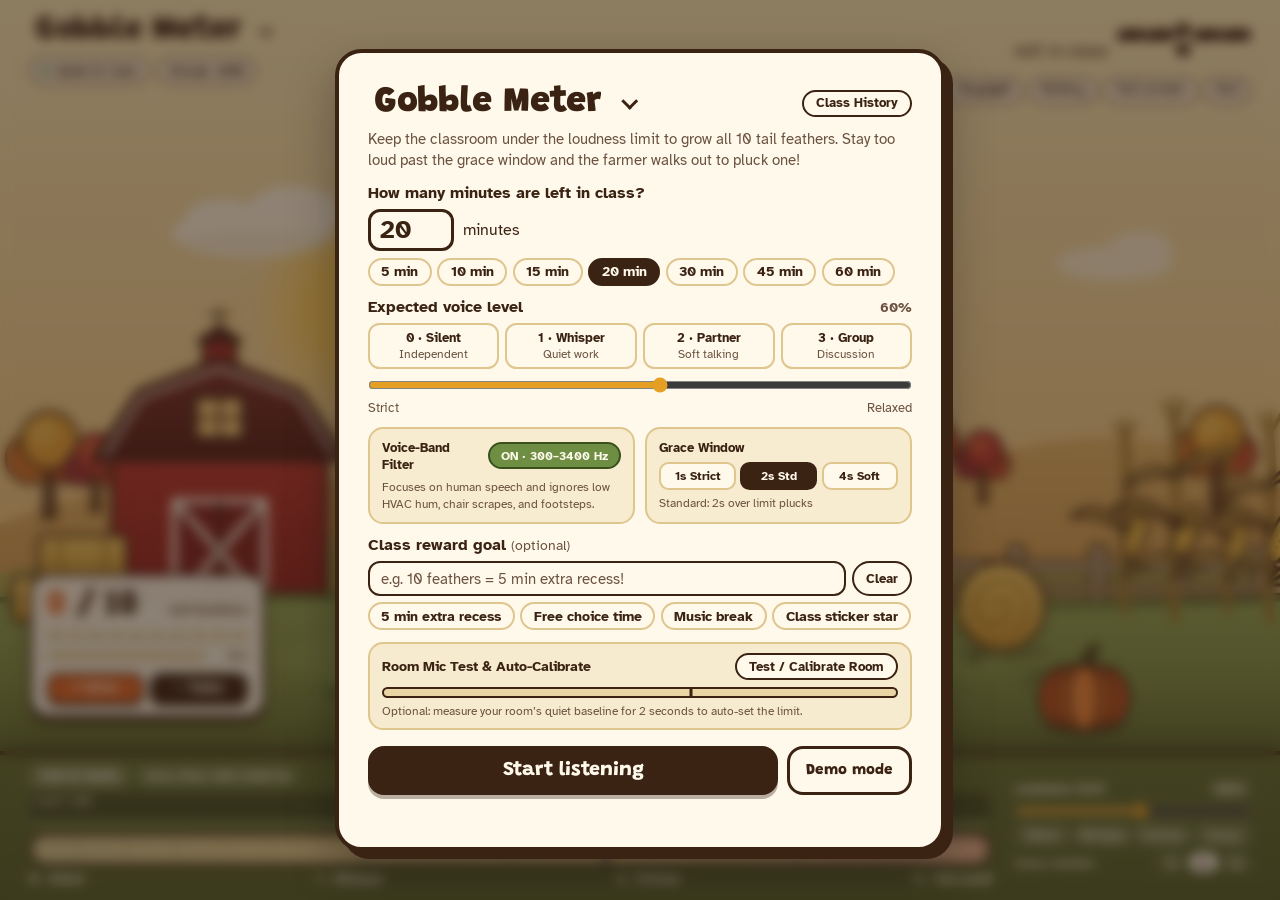
<file: meters/gobble-meter.html>
<!DOCTYPE html>
<html lang="en">
<head>
<meta charset="utf-8">
<meta name="viewport" content="width=device-width, initial-scale=1, viewport-fit=cover">
<title>Gobble Meter — Classroom Sound Monitor</title>
<link rel="icon" href="favicon-turkey.svg" type="image/svg+xml">
<link rel="icon" href="favicon-turkey-32.png" type="image/png" sizes="32x32">
<link rel="apple-touch-icon" href="apple-touch-icon-turkey.png">
<link rel="preconnect" href="https://fonts.googleapis.com">
<link rel="preconnect" href="https://fonts.gstatic.com" crossorigin>
<link href="https://fonts.googleapis.com/css2?family=Grandstander:wght@600;800;900&family=Atkinson+Hyperlegible:wght@400;700&display=swap" rel="stylesheet">
<link rel="stylesheet" href="meter-core.css">
<style>
/* ---------- Gobble Meter Theme-Specific Scene & Turkey Animations ---------- */
.farm{position:absolute;inset:0;width:100%;height:100%;z-index:0}

.cloud-drift-1{animation:cloudDrift 75s linear infinite}
.cloud-drift-2{animation:cloudDrift 105s linear infinite reverse}
@keyframes cloudDrift{0%{transform:translateX(-110px)}50%{transform:translateX(110px)}100%{transform:translateX(-110px)}}
.sun-rays{transform-box:fill-box;transform-origin:center;animation:spinSlow 50s linear infinite}
@keyframes spinSlow{to{transform:rotate(360deg)}}
.stalk-sway{transform-box:fill-box;transform-origin:bottom center;animation:sway 4.5s ease-in-out infinite alternate}
.stalk-sway-2{transform-box:fill-box;transform-origin:bottom center;animation:sway 5.6s ease-in-out infinite alternate-reverse}
@keyframes sway{from{transform:rotate(-2.4deg)}to{transform:rotate(2.8deg)}}
.vane-spin{transform-box:fill-box;transform-origin:center;animation:vane 7s ease-in-out infinite alternate}
@keyframes vane{0%{transform:scaleX(1)}40%{transform:scaleX(.88)}70%{transform:scaleX(1.04)}100%{transform:scaleX(.95)}}

/* Hero Turkey */
.turkey-wrap{perspective:1400px;position:relative;height:100%;width:100%;display:flex;align-items:flex-end;justify-content:center;pointer-events:none}
svg.turkey{height:82%;max-height:82%;width:auto;max-width:96%;margin-bottom:1.2%;overflow:visible;position:relative;z-index:3;--gait:.92s;will-change:transform}
svg.turkey.warn{--gait:.54s}
svg.turkey.loud{--gait:.24s}

.tk-all{transform-box:view-box;transform-origin:200px 338px}
.tk-shadow{transform-box:view-box;transform-origin:200px 344px;transition:transform .2s}
.leg{transform-box:view-box;transform-origin:200px 298px}
.moving .tk-all{animation:strut var(--gait) ease-in-out infinite}
.loud.moving .tk-all{animation-name:run}
.moving .leg-l{animation:step var(--gait) ease-in-out infinite}
.moving .leg-r{animation:step var(--gait) ease-in-out infinite calc(var(--gait) / -2)}
.pose .tk-all{animation:puff 2.1s ease-in-out infinite}

.wing-l{transform-box:view-box;transform-origin:144px 236px;transition:transform .25s}
.wing-r{transform-box:view-box;transform-origin:256px 236px;transition:transform .25s}
.warn .wing-l{transform:rotate(14deg)}
.warn .wing-r{transform:rotate(-14deg)}
.loud .wing-l{animation:flapL .18s ease-in-out infinite alternate}
.loud .wing-r{animation:flapR .18s ease-in-out infinite alternate}
.dance .wing-l{animation:flapL .22s ease-in-out infinite alternate!important}
.dance .wing-r{animation:flapR .22s ease-in-out infinite alternate!important}
@keyframes flapL{from{transform:rotate(12deg)}to{transform:rotate(52deg) translateY(-10px)}}
@keyframes flapR{from{transform:rotate(-12deg)}to{transform:rotate(-52deg) translateY(-10px)}}

.tk-head{transform-box:view-box;transform-origin:200px 206px;transition:transform .25s}
.face-r .tk-head{transform:rotate(6deg)}
.face-l .tk-head{transform:rotate(-6deg)}
.loud.face-r .tk-head{transform:rotate(12deg)}
.loud.face-l .tk-head{transform:rotate(-12deg)}

.head-fill{transition:fill .3s}
.loud .head-fill{fill:#C94A38}
.blush{opacity:.55;transition:opacity .25s}
.warn .blush,.loud .blush{opacity:0}
.lid{opacity:0;transition:opacity .2s}
.calm .lid{opacity:.85}
.brow{opacity:0;transition:opacity .2s}
.warn .brow,.loud .brow{opacity:1}
.beak-open{opacity:0;transition:opacity .15s}
.loud .beak-open{opacity:1}
.pupil-g{transition:transform .2s}
.face-r .pupil-g{transform:translateX(2.6px)}
.face-l .pupil-g{transform:translateX(-2.6px)}
.loud .pupil-dot{r:2.3}

.wattle,.snood{transform-box:view-box;transform-origin:205px 176px}
.loud .wattle{animation:wag .18s ease-in-out infinite alternate}
.loud .snood{animation:wag .22s ease-in-out infinite alternate-reverse}

.steam{opacity:0;transition:opacity .2s}
.loud .steam{opacity:1}
.steam path,.steam circle{transform-box:fill-box;transform-origin:center;animation:steam .78s ease-out infinite}
.steam .s2{animation-delay:-.38s}

.crown{opacity:0;transform-box:view-box;transform-origin:200px 132px;transform:scale(0) translateY(10px);transition:transform .55s cubic-bezier(.3,1.7,.5,1),opacity .3s}
.crowned .crown{opacity:1;transform:scale(1) translateY(0)}

@keyframes strut{0%,100%{transform:rotate(-4.5deg)}25%,75%{transform:translateY(-8px) rotate(0)}50%{transform:rotate(4.5deg)}}
@keyframes run{0%,100%{transform:rotate(-10deg)}25%,75%{transform:translateY(-22px) rotate(0)}50%{transform:rotate(10deg)}}
@keyframes step{0%,50%,100%{transform:translateY(0)}25%{transform:translateY(-14px)}}
@keyframes puff{0%,100%{transform:scale(1)}42%,58%{transform:translateY(-4px) scale(1.045)}}
@keyframes wag{from{transform:rotate(-18deg)}to{transform:rotate(18deg)}}
@keyframes steam{0%{transform:translateY(0) scale(.45);opacity:.95}100%{transform:translateY(-36px) scale(1.55);opacity:0}}

.feather-inner{
  transform-box:view-box;transform-origin:200px 248px;
  transform:scale(0);opacity:0;
  transition:transform .72s cubic-bezier(.28,1.55,.5,1),opacity .2s;
}
.feather-inner.on{transform:scale(1);opacity:1}
.feather-inner.fall{animation:fall 1.45s ease-in forwards}
.feather-inner.plucked{transition:none;transform:scale(0);opacity:0}

svg.turkey.dance{animation:dance 2.6s ease-in-out 2}
.dance .tk-all{animation:wiggle .3s ease-in-out infinite alternate!important}
.dance .leg-l{animation:step .3s ease-in-out infinite!important}
.dance .leg-r{animation:step .3s ease-in-out infinite -.15s!important}
@keyframes dance{
  0%{translate:0 0;rotate:y 0deg}
  10%{translate:0 -54px}
  20%{translate:0 0}
  30%{translate:0 -54px}
  40%{translate:0 0;rotate:y 0deg}
  55%{translate:0 -26px;rotate:y 360deg}
  62%{translate:0 0;rotate:y 360deg}
  80%{translate:0 -132px;rotate:y 720deg}
  92%{translate:0 0;rotate:y 720deg}
  96%{translate:0 -14px}
  100%{translate:0 0;rotate:y 720deg}
}
@keyframes wiggle{from{transform:rotate(-12deg)}to{transform:rotate(12deg)}}

.plucker{position:absolute;z-index:4;bottom:0;left:0;display:none;overflow:visible;pointer-events:none}
.flying-feather{position:absolute;z-index:6;left:0;top:0;pointer-events:none;overflow:visible}
.yelp .tk-all{animation:yelp .7s ease-out!important}
@keyframes yelp{0%{transform:none}20%{transform:translateY(-44px) rotate(-6deg)}40%{transform:none}55%{transform:translateY(-14px) rotate(4deg)}70%,100%{transform:none}}
@keyframes fall{0%{transform:scale(1);opacity:1}100%{transform:translate(30px,320px) rotate(72deg) scale(.78);opacity:0}}

@media (prefers-reduced-motion:reduce){
  .tk-all,.leg,.wattle,.snood,.steam path,.steam circle,.wing-l,.wing-r,
  .cloud-drift-1,.cloud-drift-2,.sun-rays,.stalk-sway,.stalk-sway-2,.vane-spin{animation:none!important}
}
</style>
</head>
<body>
<div class="app sky-light" id="app">
  <header class="top">
    <div class="brand-col">
      <h1 class="brand display">
        <label class="meter-pick">
          <span class="sr-only">Choose a holiday meter</span>
          <select onchange="location.href=this.value">
            <option value="veterans.html">Veterans Meter</option>
            <option value="gobble-meter.html" selected>Gobble Meter</option>
            <option value="santa.html">Santa Meter</option>
            <option value="mlk.html">Dream Meter</option>
            <option value="washington.html">Washington Meter</option>
            <option value="easter.html">Bunny Meter</option>
            <option value="circus.html">Circus Meter</option>
            <option value="cyborg.html">Cyborg Meter</option>
          </select>
        </label>
      </h1>
      <div class="status-pills">
        <span class="pill" id="modePill"><i class="pill-dot" id="statusDot"></i><span id="statusText">Quiet &amp; Calm</span></span>
        <span class="pill" id="streakPill" title="Current uninterrupted quiet streak">Streak: <strong id="streakVal">0:00</strong></span>
        <span class="pill pill-goal" id="goalPill" hidden><span id="goalPillText"></span></span>
      </div>
    </div>

    <div class="clock display" id="clock">
      <div class="clock-readout">
        <div class="sub" id="timeSub">left in class</div>
        <div class="time" id="time">--:--</div>
      </div>
      <div class="tools">
        <button class="tool" id="minus" title="Subtract 1 minute">−1m</button>
        <button class="tool" id="plus" title="Add 1 minute">+1m</button>
        <button class="tool" id="pause" title="Pause timer (Space)">Pause</button>
        <button class="tool" id="mic" aria-pressed="false" title="Mute/unmute mic (M)">Mic on</button>
        <button class="tool" id="voiceFilterBtn" title="Filter 300–3400 Hz human voice range to ignore HVAC & chair rumble">Voice filter ✓</button>
        <button class="tool" id="sound" aria-pressed="false" title="Toggle turkey & chime audio">Sound on</button>
        <button class="tool" id="skyLock" aria-pressed="false" title="Lock bright daytime for classroom projectors">Daylight</button>
        <button class="tool" id="histBtnTop" title="View saved class history & weekly stats">History</button>
        <button class="tool" id="full" title="Toggle full screen">Full screen</button>
        <button class="tool" id="stop" title="End session & return to setup">End</button>
      </div>
    </div>
  </header>

  <canvas class="weather" id="weather" aria-hidden="true"></canvas>
  <canvas class="fx-canvas" id="fxCanvas" aria-hidden="true"></canvas>

  <main class="stage">
    <!-- Rich Illustrated Autumn Farm Scene -->
    <svg class="farm" viewBox="0 0 1200 600" preserveAspectRatio="xMidYMax slice" aria-hidden="true">
      <defs>
        <radialGradient id="sunGlow" cx="50%" cy="50%" r="50%">
          <stop offset="0%" stop-color="#FFF5C4" stop-opacity="1"/>
          <stop offset="48%" stop-color="#FFD15C" stop-opacity=".85"/>
          <stop offset="100%" stop-color="#FFD15C" stop-opacity="0"/>
        </radialGradient>
        <radialGradient id="moonGlow" cx="50%" cy="50%" r="50%">
          <stop offset="0%" stop-color="#FFF7DC" stop-opacity=".75"/>
          <stop offset="100%" stop-color="#FFF7DC" stop-opacity="0"/>
        </radialGradient>
        <linearGradient id="hill1Grad" x1="0" y1="0" x2="0" y2="1">
          <stop offset="0%" stop-color="#E4B567"/>
          <stop offset="100%" stop-color="#BC863E"/>
        </linearGradient>
        <linearGradient id="hill2Grad" x1="0" y1="0" x2="0" y2="1">
          <stop offset="0%" stop-color="#B8AD58"/>
          <stop offset="100%" stop-color="#87863E"/>
        </linearGradient>
        <linearGradient id="fieldGrad" x1="0" y1="0" x2="0" y2="1">
          <stop offset="0%" stop-color="#92A656"/>
          <stop offset="55%" stop-color="#7B8E44"/>
          <stop offset="100%" stop-color="#5E6E32"/>
        </linearGradient>
        <linearGradient id="barnRed" x1="0" y1="0" x2="0" y2="1">
          <stop offset="0%" stop-color="#BC3730"/>
          <stop offset="100%" stop-color="#8F241F"/>
        </linearGradient>
        <linearGradient id="barnRoof" x1="0" y1="0" x2="0" y2="1">
          <stop offset="0%" stop-color="#7A312A"/>
          <stop offset="100%" stop-color="#541E1A"/>
        </linearGradient>
        <linearGradient id="siloWall" x1="0" y1="0" x2="1" y2="0">
          <stop offset="0%" stop-color="#DED7C8"/>
          <stop offset="50%" stop-color="#C8C0B0"/>
          <stop offset="100%" stop-color="#9D9587"/>
        </linearGradient>
        <linearGradient id="siloDome" x1="0" y1="0" x2="1" y2="0">
          <stop offset="0%" stop-color="#A6B4BF"/>
          <stop offset="55%" stop-color="#7D8C9A"/>
          <stop offset="100%" stop-color="#5B6976"/>
        </linearGradient>
        <linearGradient id="hayGrad" x1="0" y1="0" x2="0" y2="1">
          <stop offset="0%" stop-color="#F2CA66"/>
          <stop offset="100%" stop-color="#CE9A34"/>
        </linearGradient>

        <pattern id="posts" x="0" y="408" width="76" height="66" patternUnits="userSpaceOnUse">
          <rect x="30" y="2" width="14" height="62" rx="2" fill="#D5BC8F" stroke="#3B2314" stroke-width="3"/>
          <line x1="34" y1="6" x2="34" y2="60" stroke="#EFE0BE" stroke-width="2" opacity=".65"/>
        </pattern>

        <g id="treeGold" stroke="#3B2314" stroke-width="3" stroke-linejoin="round">
          <path d="M-6 0 L-4 -42 L4 -42 L6 0 Z" fill="#6E4427"/>
          <circle cx="-18" cy="-58" r="24" fill="#D87228"/>
          <circle cx="18" cy="-56" r="22" fill="#C94A29"/>
          <circle cx="0" cy="-76" r="28" fill="#E6A132"/>
          <circle cx="-6" cy="-84" r="14" fill="#F2C054" stroke="none" opacity=".7"/>
        </g>
        <g id="treeRed" stroke="#3B2314" stroke-width="3" stroke-linejoin="round">
          <path d="M-5 0 L-3 -38 L3 -38 L5 0 Z" fill="#643D22"/>
          <circle cx="-16" cy="-52" r="21" fill="#A62B38"/>
          <circle cx="15" cy="-50" r="20" fill="#C8462C"/>
          <circle cx="0" cy="-68" r="25" fill="#BE3532"/>
          <circle cx="-5" cy="-75" r="12" fill="#DF6A3C" stroke="none" opacity=".65"/>
        </g>

        <g id="stalk" stroke="#3B2314" stroke-width="2.8" stroke-linejoin="round">
          <path d="M0 0 C-5 -50 5 -100 0 -152" fill="none" stroke="#9C7A30" stroke-width="7" stroke-linecap="round"/>
          <path d="M0 -36 C22 -58 38 -56 48 -44 C30 -48 16 -42 0 -32 Z" fill="#D6B152"/>
          <path d="M0 -76 C-22 -98 -38 -96 -48 -84 C-30 -88 -16 -82 0 -72 Z" fill="#CFA645"/>
          <path d="M0 -114 C20 -134 34 -132 42 -120 C26 -124 14 -118 0 -110 Z" fill="#D6B152"/>
          <ellipse cx="9" cy="-68" rx="8.5" ry="21" fill="#F2C14B" transform="rotate(20 9 -68)"/>
          <path d="M2 -54 Q10 -66 15 -84" fill="none" stroke="#B68524" stroke-width="1.8" stroke-dasharray="3 3"/>
          <path d="M0 -152 l-9 -16 M0 -152 l0 -19 M0 -152 l9 -16" fill="none" stroke="#9C7A30" stroke-width="3.6" stroke-linecap="round"/>
        </g>

        <g id="pumpkin" stroke="#3B2314" stroke-width="2.8" stroke-linejoin="round">
          <ellipse cx="0" cy="24" rx="34" ry="7" fill="#3B2314" opacity=".18" stroke="none"/>
          <path d="M-24 -12 Q-42 -22 -44 -6" fill="none" stroke="#53682B" stroke-width="3" stroke-linecap="round"/>
          <ellipse cx="-16" cy="2" rx="18" ry="23" fill="#CE5822"/>
          <ellipse cx="16" cy="2" rx="18" ry="23" fill="#CE5822"/>
          <ellipse cx="-7" cy="2" rx="15" ry="25" fill="#E36E29"/>
          <ellipse cx="7" cy="2" rx="15" ry="25" fill="#E36E29"/>
          <ellipse cx="0" cy="2" rx="12" ry="26" fill="#EE8336"/>
          <path d="M-5 -12 Q-8 0 -5 14" fill="none" stroke="#FFB56B" stroke-width="3" stroke-linecap="round" opacity=".55"/>
          <path d="M0 -22 C-2 -31 4 -36 10 -38 C8 -32 6 -27 5 -22 Z" fill="#5D6F31"/>
        </g>

        <g id="tuft" stroke="#4D5E28" stroke-width="2.6" stroke-linecap="round" fill="none">
          <path d="M0 0 Q-6 -10 -12 -13 M0 0 Q-1 -12 2 -16 M0 0 Q7 -9 13 -11"/>
        </g>
      </defs>

      <filter id="tod" x="0" y="0" width="100%" height="100%" color-interpolation-filters="sRGB">
        <feColorMatrix id="todMatrix" type="matrix" values="1 0 0 0 0  0 1 0 0 0  0 0 1 0 0  0 0 0 1 0"/>
      </filter>

      <g id="stars" fill="#FFF7DF" opacity="0"></g>
      <g id="moon" opacity="0">
        <circle cx="0" cy="0" r="68" fill="url(#moonGlow)"/>
        <path d="M4 -36 A36 36 0 1 0 4 36 A27 36 0 1 1 4 -36 Z" fill="#FAF0CD" stroke="#3B2314" stroke-width="2.5"/>
      </g>
      <g id="sunGroup" transform="translate(960 115)">
        <circle cx="0" cy="0" r="105" fill="url(#sunGlow)"/>
        <g class="sun-rays" stroke="#FFE38A" stroke-width="4" stroke-linecap="round" opacity=".55">
          <line x1="0" y1="-78" x2="0" y2="-66"/><line x1="0" y1="66" x2="0" y2="78"/>
          <line x1="-78" y1="0" x2="-66" y2="0"/><line x1="66" y1="0" x2="78" y2="0"/>
          <line x1="-55" y1="-55" x2="-46" y2="-46"/><line x1="46" y1="46" x2="55" y2="55"/>
          <line x1="55" y1="-55" x2="46" y2="-46"/><line x1="-46" y1="46" x2="-55" y2="55"/>
        </g>
        <circle id="sun" cx="0" cy="0" r="52" fill="var(--sun)"/>
      </g>

      <g id="clouds">
        <g class="cloud-drift-1" fill="var(--cloud)" opacity=".92">
          <ellipse cx="240" cy="120" rx="74" ry="22"/><ellipse cx="278" cy="102" rx="44" ry="26"/>
          <ellipse cx="212" cy="108" rx="34" ry="20"/><ellipse cx="244" cy="128" rx="68" ry="11" fill="#E8D2A4" opacity=".32"/>
        </g>
        <g class="cloud-drift-2" fill="var(--cloud)" opacity=".85">
          <ellipse cx="670" cy="82" rx="64" ry="18"/><ellipse cx="702" cy="66" rx="38" ry="22"/>
          <ellipse cx="640" cy="72" rx="28" ry="16"/>
        </g>
        <g class="cloud-drift-1" fill="var(--cloud)" opacity=".65">
          <ellipse cx="1040" cy="148" rx="54" ry="16"/><ellipse cx="1064" cy="136" rx="30" ry="18"/>
        </g>
      </g>

      <g id="land" filter="url(#tod)">
        <path d="M0 392 Q210 308 430 370 T860 348 T1200 362 V600 H0 Z" fill="url(#hill1Grad)"/>
        <g opacity=".95">
          <use href="#treeGold" transform="translate(52 384) scale(.95)"/>
          <use href="#treeRed" transform="translate(95 378) scale(.78)"/>
          <use href="#treeGold" transform="translate(462 380) scale(.82)"/>
          <use href="#treeRed" transform="translate(510 386) scale(.66)"/>
          <use href="#treeGold" transform="translate(860 364) scale(.88)"/>
          <use href="#treeRed" transform="translate(918 370) scale(.72)"/>
          <use href="#treeGold" transform="translate(1135 376) scale(.92)"/>
        </g>
        <path d="M0 436 Q310 380 610 420 T1200 410 V600 H0 Z" fill="url(#hill2Grad)"/>

        <!-- Classic Red Barn -->
        <g stroke="#3B2314" stroke-width="3.6" stroke-linejoin="round">
          <rect x="195" y="218" width="30" height="24" fill="#A62F2A"/>
          <path d="M190 220 L210 206 L230 220 Z" fill="#61231E"/>
          <g class="vane-spin" stroke="#3B2314" stroke-width="2.5">
            <line x1="210" y1="206" x2="210" y2="190"/>
            <line x1="199" y1="194" x2="222" y2="194"/>
            <polygon points="222,194 216,190 216,198" fill="#E5A024" stroke="none"/>
          </g>
          <rect x="110" y="322" width="200" height="140" fill="url(#barnRed)"/>
          <g stroke="#6D1B17" stroke-width="1.4" opacity=".4">
            <line x1="130" y1="324" x2="130" y2="460"/><line x1="150" y1="324" x2="150" y2="460"/>
            <line x1="270" y1="324" x2="270" y2="460"/><line x1="290" y1="324" x2="290" y2="460"/>
          </g>
          <path d="M92 330 L134 266 L210 236 L286 266 L328 330 Z" fill="url(#barnRoof)"/>
          <path d="M104 326 L138 272 L210 245 L282 272 L316 326" fill="none" stroke="#FFF8E6" stroke-width="3.5" opacity=".88"/>
          <rect id="barnWin" x="188" y="272" width="44" height="38" rx="4" fill="#F4C776"/>
          <path d="M210 272 V310 M188 291 H232" stroke="#3B2314" stroke-width="2.5"/>
          <rect x="168" y="368" width="84" height="94" fill="#82221E"/>
          <path d="M168 368 L252 462 M252 368 L168 462" stroke="#FFF8E6" stroke-width="5"/>
          <rect x="168" y="368" width="84" height="94" fill="none" stroke="#FFF8E6" stroke-width="5"/>
          <line x1="210" y1="368" x2="210" y2="462" stroke="#3B2314" stroke-width="3"/>
          <rect x="108" y="454" width="204" height="10" rx="2" fill="#8F887D"/>
        </g>

        <!-- Silo -->
        <g stroke="#3B2314" stroke-width="3.6" stroke-linejoin="round">
          <rect x="326" y="286" width="58" height="176" fill="url(#siloWall)"/>
          <path d="M326 288 Q355 234 384 288 Z" fill="url(#siloDome)"/>
          <circle cx="355" cy="259" r="3" fill="#FFF8E6" stroke="none" opacity=".55"/>
          <path d="M326 322 H384 M326 358 H384 M326 394 H384 M326 430 H384" stroke-width="2.4" opacity=".8"/>
          <rect x="348" y="302" width="14" height="18" rx="2" fill="#6B5C4E" stroke-width="2"/>
          <rect x="348" y="338" width="14" height="18" rx="2" fill="#6B5C4E" stroke-width="2"/>
        </g>

        <!-- Fence -->
        <rect x="394" y="408" width="806" height="66" fill="url(#posts)"/>
        <g stroke="#3B2314" stroke-width="3">
          <rect x="394" y="424" width="806" height="9" fill="#DEC79A"/>
          <rect x="394" y="446" width="806" height="9" fill="#CFAF79"/>
        </g>

        <!-- Meadow -->
        <rect x="0" y="460" width="1200" height="140" fill="url(#fieldGrad)"/>
        <path d="M0 460 Q300 452 600 462 T1200 458" fill="none" stroke="#5E6E32" stroke-width="6"/>
        <ellipse cx="600" cy="515" rx="340" ry="38" fill="#A2B664" opacity=".24"/>
        <use href="#tuft" transform="translate(180 510)"/>
        <use href="#tuft" transform="translate(320 555) scale(1.1)"/>
        <use href="#tuft" transform="translate(560 492) scale(.85)"/>
        <use href="#tuft" transform="translate(710 562)"/>
        <use href="#tuft" transform="translate(910 520) scale(.9)"/>

        <!-- Pilgrim farmer -->
        <g id="pilgrim" style="display:none" stroke="#3B2314" stroke-width="2.5" stroke-linejoin="round">
          <g id="pilBody">
            <ellipse cx="0" cy="-1" rx="20" ry="5" fill="#3B2314" opacity=".22" stroke="none"/>
            <g id="pilLegB">
              <rect x="-5" y="-52" width="10" height="30" rx="2" fill="#4A3324"/>
              <rect x="-4" y="-24" width="8" height="18" fill="#D9D1C0"/>
              <ellipse cx="4" cy="-4" rx="9" ry="5" fill="#1E1A1C"/>
            </g>
            <g id="pilLegA">
              <rect x="-5" y="-52" width="10" height="30" rx="2" fill="#5A3E2B"/>
              <rect x="-4" y="-24" width="8" height="18" fill="#EDE6D6"/>
              <ellipse cx="4" cy="-4" rx="9" ry="5" fill="#1E1A1C"/>
              <rect x="3" y="-9" width="5" height="4" fill="#E5A024" stroke-width="1"/>
            </g>
            <path d="M-14 -98 L16 -98 L21 -45 L-19 -45 Z" fill="#2F2A30"/>
            <rect x="-17" y="-64" width="37" height="6" fill="#1A1416"/>
            <rect x="8" y="-66" width="8" height="9" fill="none" stroke="#E5A024" stroke-width="2"/>
            <path d="M-13 -99 L17 -99 L22 -89 L-16 -89 Z" fill="#F8F3E8"/>
            <g id="pilFork"><g transform="translate(22 -58) rotate(-125)">
              <line x1="0" y1="0" x2="98" y2="0" stroke="#9C7A30" stroke-width="4.2" stroke-linecap="round"/>
              <path d="M98 -9 V9 M98 -8 H118 M98 0 H120 M98 8 H118" fill="none" stroke="#7E8C99" stroke-width="3" stroke-linecap="round"/>
            </g></g>
            <g id="pilArm">
              <line x1="2" y1="-92" x2="14" y2="-67" stroke="#3B2314" stroke-width="11" stroke-linecap="round"/>
              <line x1="2" y1="-92" x2="14" y2="-67" stroke="#2F2A30" stroke-width="7" stroke-linecap="round"/>
              <circle id="pilHand" cx="15" cy="-64" r="5.2" fill="#F3CCA2"/>
            </g>
            <circle cx="-1" cy="-112" r="13.5" fill="#6E4423"/>
            <circle cx="3" cy="-110" r="11.5" fill="#F3CCA2"/>
            <circle cx="9.2" cy="-113" r="1.7" fill="#3B2314" stroke="none"/>
            <path d="M7 -117 l5 -1" stroke="#3B2314" stroke-width="1.8" stroke-linecap="round"/>
            <path d="M13 -112 q4 3 0 5" fill="#F3CCA2" stroke-width="2"/>
            <path d="M5 -104 q3.5 2.5 6.5 0" fill="none" stroke-width="1.8" stroke-linecap="round"/>
            <g id="pilHat">
              <ellipse cx="2" cy="-122" rx="22" ry="4.5" fill="#1E1A1C"/>
              <path d="M-10 -122 L14 -122 L12 -153 L-8 -153 Z" fill="#1E1A1C"/>
              <rect x="-10" y="-131" width="23" height="5.5" fill="#4A3F44" stroke-width="1.5"/>
              <rect x="-1" y="-132" width="7.5" height="7.5" fill="none" stroke="#E5A024" stroke-width="2"/>
            </g>
          </g>
        </g>

        <!-- Hay Bales -->
        <g stroke="#3B2314" stroke-width="3" stroke-linejoin="round">
          <rect x="18" y="438" width="84" height="42" rx="6" fill="url(#hayGrad)"/>
          <line x1="38" y1="438" x2="38" y2="480" stroke="#9B6E1D" stroke-width="2.5"/>
          <line x1="82" y1="438" x2="82" y2="480" stroke="#9B6E1D" stroke-width="2.5"/>
          <rect x="42" y="400" width="82" height="42" rx="6" fill="url(#hayGrad)"/>
          <line x1="62" y1="400" x2="62" y2="442" stroke="#9B6E1D" stroke-width="2.5"/>
          <line x1="104" y1="400" x2="104" y2="442" stroke="#9B6E1D" stroke-width="2.5"/>
          <ellipse cx="938" cy="508" rx="44" ry="8" fill="#3B2314" opacity=".18" stroke="none"/>
          <circle cx="935" cy="466" r="41" fill="url(#hayGrad)"/>
          <path d="M935 466 m-8 0 a8 8 0 1 1 16 0 a16 16 0 1 1 -32 0 a24 24 0 1 1 48 0 a32 32 0 1 1 -64 0" fill="none" stroke="#AD7E26" stroke-width="3"/>
        </g>

        <g class="stalk-sway"><use href="#stalk" transform="translate(1050 472) scale(1.05)"/></g>
        <g class="stalk-sway-2"><use href="#stalk" transform="translate(1096 478) scale(1.2)"/></g>
        <g class="stalk-sway"><use href="#stalk" transform="translate(1145 472) scale(.95)"/></g>
        <g class="stalk-sway-2"><use href="#stalk" transform="translate(1184 480) scale(1.14)"/></g>

        <use href="#pumpkin" transform="translate(425 524) scale(.95)"/>
        <use href="#pumpkin" transform="translate(476 552) scale(.72)"/>
        <use href="#pumpkin" transform="translate(788 532) scale(1.08)"/>
        <use href="#pumpkin" transform="translate(844 558) scale(.76)"/>
        <use href="#pumpkin" transform="translate(1012 548) scale(1.22)"/>
      </g>
    </svg>

    <svg class="plucker" id="plucker" viewBox="-75 -165 150 172" aria-hidden="true"></svg>

    <div class="bubble display" id="bubble">Nice and quiet!</div>

    <!-- Feather Counter HUD -->
    <div class="score" id="scoreCard">
      <div class="score-head">
        <div class="n display"><span id="count">0</span> / 10</div>
        <div class="lbl">tail feathers</div>
      </div>
      <div class="feather-pips" id="featherPips" aria-hidden="true"></div>
      <div class="next-wrap">
        <div class="next" title="Progress to next feather"><i id="nextBar"></i></div>
        <span class="next-pct" id="nextPct">0%</span>
      </div>
      <div class="fb-row">
        <button class="give display" id="give" type="button" title="Give a feather for great behavior (shortcut: F)">+ Give</button>
        <button class="give take display" id="take" type="button" title="Have the farmer pluck a feather (shortcut: T)">− Take</button>
      </div>
    </div>

    <!-- Demo Mode Noise Simulator -->
    <div class="demo-pad" id="demoPad" hidden>
      <div class="demo-title display">
        <span>Demo Sound Level</span>
        <span id="demoVal">25%</span>
      </div>
      <input type="range" id="demoSlider" min="0" max="100" value="25" aria-label="Simulated room noise">
      <div class="demo-btns">
        <button class="demo-btn" type="button" data-demo="18">Quiet</button>
        <button class="demo-btn" type="button" data-demo="52">Warn</button>
        <button class="demo-btn" type="button" data-demo="88">Loud!</button>
      </div>
    </div>

    <!-- Hero Illustrated Turkey -->
    <div class="turkey-wrap">
      <svg class="turkey calm" id="turkey" viewBox="-50 -10 500 375" role="img" aria-label="Turkey whose tail feathers grow as the class stays quiet">
        <defs>
          <radialGradient id="bodyGrad" cx="46%" cy="35%" r="60%">
            <stop offset="0%" stop-color="#A66D39"/>
            <stop offset="68%" stop-color="#845127"/>
            <stop offset="100%" stop-color="#613919"/>
          </radialGradient>
          <radialGradient id="wingGrad" cx="40%" cy="30%" r="70%">
            <stop offset="0%" stop-color="#8B5628"/>
            <stop offset="100%" stop-color="#5E3717"/>
          </radialGradient>
          <radialGradient id="headGrad" cx="42%" cy="32%" r="65%">
            <stop offset="0%" stop-color="#B57B48"/>
            <stop offset="100%" stop-color="#8A572C"/>
          </radialGradient>
          <linearGradient id="beakGrad" x1="0" y1="0" x2="0" y2="1">
            <stop offset="0%" stop-color="#F7C448"/>
            <stop offset="100%" stop-color="#D4881C"/>
          </linearGradient>
          <linearGradient id="wattleGrad" x1="0" y1="0" x2="0" y2="1">
            <stop offset="0%" stop-color="#D9364B"/>
            <stop offset="100%" stop-color="#961B2C"/>
          </linearGradient>
        </defs>

        <ellipse class="tk-shadow" cx="200" cy="342" rx="88" ry="15" fill="#3B2314" opacity=".24"/>

        <g class="tk-all">
          <g id="tail"></g>

          <g class="tk-body">
            <g stroke="#3B2314" stroke-width="3" stroke-linecap="round" stroke-linejoin="round">
              <g class="leg leg-l">
                <path d="M180 296 L176 330" stroke="#3B2314" stroke-width="11"/>
                <path d="M180 296 L176 330" stroke="#DF9628" stroke-width="6"/>
                <path d="M176 330 l-16 6 M176 330 l1 9 M176 330 l15 4" stroke="#3B2314" stroke-width="9"/>
                <path d="M176 330 l-16 6 M176 330 l1 9 M176 330 l15 4" stroke="#DF9628" stroke-width="4.5"/>
              </g>
              <g class="leg leg-r">
                <path d="M220 296 L224 330" stroke="#3B2314" stroke-width="11"/>
                <path d="M220 296 L224 330" stroke="#DF9628" stroke-width="6"/>
                <path d="M224 330 l16 6 M224 330 l-1 9 M224 330 l-15 4" stroke="#3B2314" stroke-width="9"/>
                <path d="M224 330 l16 6 M224 330 l-1 9 M224 330 l-15 4" stroke="#DF9628" stroke-width="4.5"/>
              </g>
            </g>

            <ellipse cx="179" cy="296" rx="18" ry="14" fill="#70421E" stroke="#3B2314" stroke-width="4"/>
            <ellipse cx="221" cy="296" rx="18" ry="14" fill="#70421E" stroke="#3B2314" stroke-width="4"/>

            <g class="wing-l">
              <path d="M148 214 C112 222 104 268 134 292 C148 296 164 282 164 256 Z" fill="url(#wingGrad)" stroke="#3B2314" stroke-width="4.5" stroke-linejoin="round"/>
              <path d="M126 244 Q138 250 152 245 M124 264 Q137 270 151 264" fill="none" stroke="#4D2B10" stroke-width="3" stroke-linecap="round" opacity=".7"/>
            </g>
            <g class="wing-r">
              <path d="M252 214 C288 222 296 268 266 292 C252 296 236 282 236 256 Z" fill="url(#wingGrad)" stroke="#3B2314" stroke-width="4.5" stroke-linejoin="round"/>
              <path d="M274 244 Q262 250 248 245 M276 264 Q263 270 249 264" fill="none" stroke="#4D2B10" stroke-width="3" stroke-linecap="round" opacity=".7"/>
            </g>

            <ellipse cx="200" cy="248" rx="79" ry="65" fill="url(#bodyGrad)" stroke="#3B2314" stroke-width="5"/>
            <ellipse cx="200" cy="236" rx="52" ry="38" fill="#BD854D" opacity=".28"/>
            <g fill="none" stroke="#5B3415" stroke-width="4" stroke-linecap="round" opacity=".72">
              <path d="M156 248 q14 14 29 0 q15 14 30 0 q15 14 29 0"/>
              <path d="M164 270 q12 13 24 0 q12 13 24 0 q12 13 24 0"/>
              <path d="M178 290 q11 10 22 0 q11 10 22 0"/>
            </g>

            <g class="tk-head">
              <g class="steam" fill="#FFF9EB" stroke="#3B2314" stroke-width="2.4">
                <circle class="s1" cx="158" cy="134" r="9"/>
                <circle class="s2" cx="146" cy="120" r="6"/>
                <circle class="s1" cx="242" cy="134" r="9"/>
                <circle class="s2" cx="254" cy="120" r="6"/>
              </g>

              <path d="M178 216 Q180 186 184 176 H216 Q220 186 222 216 Q200 224 178 216 Z" fill="#925F32" stroke="#3B2314" stroke-width="4.5" stroke-linejoin="round"/>
              <path d="M196 130 Q190 116 198 114 Q202 122 203 128 Q208 115 215 119 Q211 127 207 132" fill="#9E6B3C" stroke="#3B2314" stroke-width="3.2" stroke-linejoin="round"/>

              <circle class="head-fill" cx="200" cy="166" r="37" fill="url(#headGrad)" stroke="#3B2314" stroke-width="5"/>

              <g class="crown" stroke="#3B2314" stroke-width="3" stroke-linejoin="round">
                <path d="M175 135 L170 110 L187 122 L200 103 L213 122 L230 110 L225 135 Z" fill="#F7C548"/>
                <circle cx="200" cy="124" r="4" fill="#B8253A" stroke-width="2"/>
                <circle cx="183" cy="126" r="3" fill="#6E8E43" stroke-width="1.8"/>
                <circle cx="217" cy="126" r="3" fill="#6E8E43" stroke-width="1.8"/>
              </g>

              <ellipse class="blush" cx="174" cy="173" rx="7" ry="4.2" fill="#E87A6A"/>
              <ellipse class="blush" cx="226" cy="173" rx="7" ry="4.2" fill="#E87A6A"/>

              <circle cx="185" cy="158" r="10.5" fill="#FFF" stroke="#3B2314" stroke-width="2.8"/>
              <circle cx="215" cy="158" r="10.5" fill="#FFF" stroke="#3B2314" stroke-width="2.8"/>
              <g class="pupil-g">
                <circle class="pupil-dot" cx="186" cy="159" r="5" fill="#2A160B"/>
                <circle cx="188" cy="156" r="2" fill="#FFF"/>
                <circle class="pupil-dot" cx="214" cy="159" r="5" fill="#2A160B"/>
                <circle cx="216" cy="156" r="2" fill="#FFF"/>
              </g>
              <path class="lid" d="M174 157 a11 11 0 0 1 22 0 Z M204 157 a11 11 0 0 1 22 0 Z" fill="#9E6B3C" stroke="#3B2314" stroke-width="2.6" stroke-linejoin="round"/>
              <path class="brow" d="M172 142 l20 8 M228 142 l-20 8" stroke="#3B2314" stroke-width="4.6" stroke-linecap="round"/>

              <path class="wattle" d="M204 184 q13 8 8 25 q-5 9 -11 0 q-3 -10 3 -25 z" fill="url(#wattleGrad)" stroke="#3B2314" stroke-width="3" stroke-linejoin="round"/>
              <ellipse class="beak-open" cx="200" cy="183" rx="8" ry="6.5" fill="#6E141E" stroke="#3B2314" stroke-width="2.5"/>
              <path d="M188 171 Q200 165 212 171 L200 190 Z" fill="url(#beakGrad)" stroke="#3B2314" stroke-width="3.2" stroke-linejoin="round"/>
              <path d="M192 174 L208 174" stroke="#FFF4C2" stroke-width="2" stroke-linecap="round" opacity=".65"/>
              <path class="snood" d="M200 165 C208 164 214 172 211 182 C209 187 203 185 204 179 C204 174 202 171 198 171 Z" fill="url(#wattleGrad)" stroke="#3B2314" stroke-width="2.6" stroke-linejoin="round"/>
            </g>
          </g>
        </g>
      </svg>
    </div>
  </main>

  <!-- Upgraded Sound Meter Bar + 30-Second Rolling Sparkline -->
  <footer class="meter-row">
    <div class="meter-col">
      <div class="meter-head">
        <div class="meter-head-left">
          <span class="zone-badge" id="zoneBadge">Safe &amp; Quiet</span>
          <span class="filter-tag" id="filterTag">Voice filter 300–3400 Hz</span>
        </div>
        <div class="danger-wrap" id="dangerWrap">
          <span>Farmer alert!</span>
          <div class="danger-track"><i id="dangerFill"></i></div>
        </div>
      </div>

      <div class="spark-wrap" title="Rolling 30-second noise history (dashed line = loudness limit)">
        <canvas id="sparkline" aria-hidden="true"></canvas>
        <span class="spark-lbl">Last 30s</span>
      </div>

      <div class="meter" id="meter" role="meter" aria-label="Classroom noise level" aria-valuemin="0" aria-valuemax="100" aria-valuenow="0">
        <div class="meter-zones"></div>
        <div class="fill" id="fill"></div>
        <div class="meter-ticks"></div>
        <div class="peak" id="peakMark"></div>
        <div class="limit" id="limitMark" title="Loudness limit"></div>
      </div>

      <div class="meter-labels">
        <span>0 · Silent</span>
        <span>1 · Whisper</span>
        <span>2 · Partner</span>
        <span>3 · Too Loud!</span>
      </div>
    </div>

    <div class="limit-ctl">
      <div class="limit-top">
        <label for="limit2">Loudness limit</label>
        <span class="limit-val" id="limitVal">60%</span>
      </div>
      <input type="range" id="limit2" min="25" max="90" value="60" aria-label="Loudness limit">
      <div class="presets" aria-label="Voice level presets">
        <button class="preset" type="button" data-limit="38">Silent</button>
        <button class="preset" type="button" data-limit="52">Whisper</button>
        <button class="preset" type="button" data-limit="66">Partner</button>
        <button class="preset" type="button" data-limit="80">Group</button>
      </div>
      <div class="grace-inline">
        <span>Grace window</span>
        <div class="grace-pills" aria-label="Grace window before pluck">
          <button class="grace-pill" type="button" data-grace="1000">1s</button>
          <button class="grace-pill" type="button" data-grace="2000">2s</button>
          <button class="grace-pill" type="button" data-grace="4000">4s</button>
        </div>
      </div>
    </div>
  </footer>

  <!-- Setup Overlay -->
  <div class="overlay" id="setup">
    <div class="card">
      <div class="card-head">
        <h2 class="display">
          <label class="meter-pick">
            <span class="sr-only">Choose a holiday meter</span>
            <select onchange="location.href=this.value">
              <option value="veterans.html">Veterans Meter</option>
              <option value="gobble-meter.html" selected>Gobble Meter</option>
              <option value="santa.html">Santa Meter</option>
              <option value="mlk.html">Dream Meter</option>
              <option value="washington.html">Washington Meter</option>
              <option value="easter.html">Bunny Meter</option>
              <option value="circus.html">Circus Meter</option>
              <option value="cyborg.html">Cyborg Meter</option>
            </select>
          </label>
        </h2>
        <button class="cal-btn" id="histBtnSetup" type="button">Class History</button>
      </div>
      <p>Keep the classroom under the loudness limit to grow all 10 tail feathers. Stay too loud past the grace window and the farmer walks out to pluck one!</p>

      <label class="q" for="minsInput">How many minutes are left in class?</label>
      <div class="mins">
        <input id="minsInput" type="number" min="1" max="180" value="20" inputmode="numeric">
        <span>minutes</span>
      </div>
      <div class="chips" id="chips"></div>

      <div class="q">
        <label for="limit1">Expected voice level</label>
        <span id="limit1Label" style="font-size:.88rem;color:var(--muted)">60%</span>
      </div>
      <div class="setup-presets">
        <button class="setup-preset" type="button" data-limit="38">0 · Silent<small>Independent</small></button>
        <button class="setup-preset" type="button" data-limit="52">1 · Whisper<small>Quiet work</small></button>
        <button class="setup-preset" type="button" data-limit="66">2 · Partner<small>Soft talking</small></button>
        <button class="setup-preset" type="button" data-limit="80">3 · Group<small>Discussion</small></button>
      </div>
      <input type="range" id="limit1" min="25" max="90" value="60">
      <div class="range-ends"><span>Strict</span><span>Relaxed</span></div>

      <!-- Speech Filter & Grace Window Controls -->
      <div class="setup-two-col">
        <div class="sub-box">
          <div class="sub-box-title">
            <span>Voice-Band Filter</span>
            <button class="switch-btn" id="voiceFilterSetup" type="button" aria-pressed="true">ON · 300–3400 Hz</button>
          </div>
          <div style="font-size:.77rem;color:var(--muted);line-height:1.35">Focuses on human speech and ignores low HVAC hum, chair scrapes, and footsteps.</div>
        </div>
        <div class="sub-box">
          <div class="sub-box-title"><span>Grace Window</span></div>
          <div class="seg-row">
            <button class="seg-btn" type="button" data-grace="1000">1s Strict</button>
            <button class="seg-btn" type="button" data-grace="2000">2s Std</button>
            <button class="seg-btn" type="button" data-grace="4000">4s Soft</button>
          </div>
          <div id="graceHint" style="font-size:.76rem;color:var(--muted);margin-top:.32rem">Standard: 2s over limit plucks</div>
        </div>
      </div>

      <!-- Custom Class Reward Goal -->
      <div class="q">
        <label for="goalInput">Class reward goal <span style="font-weight:400;color:var(--muted);font-size:.86rem">(optional)</span></label>
      </div>
      <div class="goal-input-row">
        <input class="goal-input" id="goalInput" type="text" maxlength="64" placeholder="e.g. 10 feathers = 5 min extra recess!">
        <button class="cal-btn" id="clearGoal" type="button">Clear</button>
      </div>
      <div class="chips" style="margin-top:.38rem">
        <button class="chip" type="button" data-goal="5 min extra recess">5 min extra recess</button>
        <button class="chip" type="button" data-goal="Free choice time">Free choice time</button>
        <button class="chip" type="button" data-goal="Music break">Music break</button>
        <button class="chip" type="button" data-goal="Class sticker star">Class sticker star</button>
      </div>

      <!-- Room Auto-Calibration -->
      <div class="cal-box">
        <div class="cal-row">
          <strong style="font-size:.86rem">Room Mic Test &amp; Auto-Calibrate</strong>
          <button class="cal-btn" id="calBtn" type="button">Test / Calibrate Room</button>
        </div>
        <div class="mini-meter" aria-hidden="true">
          <i id="calFill"></i>
          <div class="mini-limit" id="calLimit"></div>
        </div>
        <div id="calHint" style="font-size:.78rem;color:var(--muted);margin-top:.28rem">Optional: measure your room’s quiet baseline for 2 seconds to auto-set the limit.</div>
      </div>

      <div class="go-row">
        <button class="go display" id="start">Start listening</button>
        <button class="go-secondary display" id="startDemo" type="button" title="Run with a manual slider instead of a microphone">Demo mode</button>
      </div>
      <div class="err" id="err" role="alert"></div>
    </div>
  </div>

  <!-- Session Summary Overlay -->
  <div class="overlay" id="done" hidden>
    <div class="card" style="text-align:center">
      <h2 class="display">Time’s up!</h2>
      <p style="margin-inline:auto">Your class grew</p>
      <div class="big-feathers display"><span id="finalCount">0</span> of 10</div>
      <p style="margin-inline:auto" id="finalMsg">tail feathers.</p>
      <div class="goal-result" id="goalResult" hidden></div>
      <div class="stats-grid">
        <div class="stat-card"><b id="statQuiet">100%</b><span>Time Quiet</span></div>
        <div class="stat-card"><b id="statStreak">0:00</b><span>Best Streak</span></div>
        <div class="stat-card"><b id="statPlucks">0</b><span>Plucks</span></div>
      </div>
      <button class="go display" id="again">Start again</button>
    </div>
  </div>

  <!-- Class History & Weekly Stats Modal -->
  <div class="overlay" id="historyModal" hidden>
    <div class="card">
      <div class="card-head">
        <h2 class="display">Class History</h2>
        <button class="cal-btn" id="histClose" type="button">Close</button>
      </div>
      <p>Your saved classroom sessions and 7-day averages (stored locally in this browser).</p>
      <div class="hist-kpis">
        <div class="stat-card"><b id="histSessions">0</b><span>7-Day Sessions</span></div>
        <div class="stat-card"><b id="histAvgFeathers">—</b><span>Avg Feathers</span></div>
        <div class="stat-card"><b id="histAvgQuiet">—</b><span>Avg Quiet %</span></div>
        <div class="stat-card"><b id="histBestStreak">—</b><span>Best Streak</span></div>
      </div>
      <div class="hist-list" id="histRows"></div>
      <div class="hist-footer">
        <button class="danger-link" id="histClear" type="button">Clear history</button>
        <button class="cal-btn" type="button" onclick="document.getElementById('historyModal').hidden=true">Done</button>
      </div>
    </div>
  </div>
</div>

<script src="meter-core.js"></script>
<script>
(() => {
  const FEATHERS = 10;
  const FEATHER_PALETTE = [
    {base:"#A82538", band:"#5C121D", tip:"#F6E2B8"},
    {base:"#D96226", band:"#6E2B0D", tip:"#FBE8BE"},
    {base:"#E4A024", band:"#784B09", tip:"#FFF2CC"},
    {base:"#6B853B", band:"#334219", tip:"#EFF0CA"},
    {base:"#8E5528", band:"#4A280E", tip:"#F4DFB4"}
  ];
  const $ = id => document.getElementById(id);
  const ns = "http://www.w3.org/2000/svg";
  const turkeyEl = $("turkey"), stageEl = document.querySelector(".stage"), bubbleEl = $("bubble"), appEl = $("app");

  // ---------- Build Ornate Layered Tail Feathers & Score Pips ----------
  const tail = $("tail"), pipsEl = $("featherPips");
  const feathers = [], pips = [];
  for (let i = 0; i < FEATHERS; i++) {
    const angle = -74 + i * (148 / (FEATHERS - 1));
    const outer = document.createElementNS(ns, "g");
    outer.setAttribute("transform", `rotate(${angle} 200 248)`);
    const inner = document.createElementNS(ns, "g");
    inner.setAttribute("class", "feather-inner");
    const pal = FEATHER_PALETTE[i % FEATHER_PALETTE.length];
    inner.innerHTML =
      `<path d="M200 22 C218 22 230 56 227 112 C224 156 213 196 200 218 C187 196 176 156 173 112 C170 56 182 22 200 22 Z" fill="${pal.base}" stroke="#3B2314" stroke-width="4" stroke-linejoin="round"/>` +
      `<path d="M180 64 Q200 50 220 64 Q216 42 200 32 Q184 42 180 64 Z" fill="${pal.tip}" opacity=".9"/>` +
      `<path d="M177 82 Q200 68 223 82 Q222 68 219 60 Q200 48 181 60 Q178 68 177 82 Z" fill="${pal.band}" opacity=".85"/>` +
      `<line x1="200" y1="36" x2="200" y2="210" stroke="#3B2314" stroke-width="2.6" opacity=".48" stroke-linecap="round"/>` +
      `<path d="M184 118 L200 108 L216 118 M185 148 L200 138 L215 148" fill="none" stroke="#FFF9EB" stroke-width="2" opacity=".28" stroke-linecap="round"/>`;
    outer.appendChild(inner);
    tail.appendChild(outer);
    feathers.push(inner);

    const pip = document.createElement("div");
    pip.className = "pip";
    pip.dataset.color = pal.base;
    pipsEl.appendChild(pip);
    pips.push(pip);
  }

  // ---------- Optional custom gobble MP3 + Built-in Turkey Gobble Synth ----------
  let gobbleFile = null, gobbleFileOk = false;
  if (window.GOBBLE_MP3) {
    gobbleFile = new Audio(window.GOBBLE_MP3);
    gobbleFile.preload = "auto";
    gobbleFile.addEventListener("canplaythrough", () => { gobbleFileOk = true; });
    gobbleFile.addEventListener("error", () => { gobbleFileOk = false; });
  }
  function synthGobble(ctx){
    if (!ctx) return 820;
    const t0 = ctx.currentTime + .02;
    const osc = ctx.createOscillator(), filt = ctx.createBiquadFilter(), gate = ctx.createGain(), out = ctx.createGain();
    osc.type = "sawtooth";
    filt.type = "bandpass"; filt.frequency.value = 1100; filt.Q.value = 1.4;
    out.gain.value = .5;
    gate.gain.setValueAtTime(0, t0);
    const pulses = [0, .065, .13, .195, .26, .38, .445, .51, .575, .64, .705];
    pulses.forEach((p, i) => {
      const t = t0 + p, f = 620 - i * 22;
      osc.frequency.setValueAtTime(f * 1.25, t);
      osc.frequency.exponentialRampToValueAtTime(f * .8, t + .055);
      gate.gain.setValueAtTime(0, t);
      gate.gain.linearRampToValueAtTime(1, t + .012);
      gate.gain.linearRampToValueAtTime(.12, t + .055);
      gate.gain.linearRampToValueAtTime(0, t + .062);
    });
    osc.connect(filt); filt.connect(gate); gate.connect(out); out.connect(ctx.destination);
    osc.start(t0); osc.stop(t0 + .82);
    return 820;
  }
  function playGobble(ctx){
    if (gobbleFileOk && gobbleFile) {
      try {
        gobbleFile.currentTime = 0;
        gobbleFile.play().catch(() => synthGobble(ctx));
        return (isFinite(gobbleFile.duration) ? gobbleFile.duration : 1.2) * 1000;
      } catch(e) { return synthGobble(ctx); }
    }
    return synthGobble(ctx);
  }

  // ---------- Initialize Shared MeterCore ----------
  let danceUntil = 0;
  const core = window.MeterCore.init({
    storagePrefix: "gobble",
    maxItems: FEATHERS,
    itemLabel: "tail feathers",
    lines: {
      calm: ["Nice and quiet!", "Look at these feathers!", "Strut, strut, strut.", "Best class on the farm!", "Shh… I’m fabulous."],
      warn: ["Getting louder…", "Hey… keep it down.", "Easy now, friends…"],
      loud: ["Too loud! My feathers!", "GOBBLE GOBBLE!!", "Who’s making that racket?!", "Watch out — the farmer hears us!"]
    },
    giftLines: ["Ooh, a new feather!", "Thank you, class!", "Looking fabulous!", "Gobble-licious!"],
    onMoodChange(m){
      turkeyEl.classList.remove("calm","warn","loud");
      turkeyEl.classList.add(m);
    },
    onCountUpdate(earned, max){
      turkeyEl.classList.toggle("crowned", earned >= max);
      pips.forEach((p, i) => {
        const on = i < earned;
        p.classList.toggle("on", on);
        p.style.background = on ? p.dataset.color : "";
      });
    },
    onGain(idx){
      const f = feathers[idx];
      f.classList.remove("fall", "plucked");
      void f.getBBox();
      f.classList.add("on");
    },
    onReset(){
      feathers.forEach(f => f.classList.remove("on","fall","plucked"));
      turkeyEl.classList.remove("crowned","dance");
    },
    onFull(goal){
      core.say(goal ? `GOAL UNLOCKED! ${goal}!` : "A PERFECT TAIL! Look at me go!", false, 5500);
      if (core.reduceMotion.matches) return;
      danceUntil = performance.now() + 5300;
      turkeyEl.classList.remove("dance"); void turkeyEl.getBBox(); turkeyEl.classList.add("dance");
      setTimeout(() => turkeyEl.classList.remove("dance"), 5300);
    },
    onLoudSound(ctx){
      return playGobble(ctx);
    },
    onRequestTake(){
      takeFeather();
    },
    getBurstOrigin(){
      const tr = turkeyEl.getBoundingClientRect(), ar = appEl.getBoundingClientRect();
      return { x: tr.left - ar.left + tr.width * .5, y: tr.top - ar.top + tr.height * .38 };
    }
  });

  // ---------- Turkey Movement Loop ----------
  let holdTurkey = false, holdFace = 1;
  let tx = 0, tv = 0, target = 0, facing = 1, pauseUntil = 0, retargetAt = 0, motionLast = performance.now();

  function pickTarget(range){
    if (range < 20) return 0;
    let n = 0;
    for (let i = 0; i < 8; i++) { n = (Math.random() * 2 - 1) * range; if (Math.abs(n - tx) > range * 0.35) break; }
    return n;
  }

  function motion(now){
    const dt = Math.min(0.1, (now - motionLast) / 1000); motionLast = now;
    const W = stageEl.clientWidth;
    const range = Math.max(0, W / 2 - turkeyEl.getBoundingClientRect().width * 0.4 - 16);
    const mood = core.mood;
    let moving = false;
    if (core.reduceMotion.matches) {
      tx = 0; tv = 0;
    } else {
      const speed = W * (mood === "loud" ? 0.54 : mood === "warn" ? 0.14 : 0.068);
      if (Math.abs(target) > range) target = Math.sign(target) * range;
      let desired = 0;
      if (!(mood === "calm" && now < pauseUntil)) {
        const arrived = Math.abs(target - tx) < Math.max(6, speed * 0.08);
        if (arrived) {
          if (mood === "calm") pauseUntil = now + 1300 + Math.random() * 2200;
          target = pickTarget(range);
          retargetAt = now + 300 + Math.random() * 600;
        } else if (mood === "loud" && now > retargetAt) {
          target = pickTarget(range);
          retargetAt = now + 300 + Math.random() * 600;
        }
        if (!(mood === "calm" && now < pauseUntil)) desired = Math.sign(target - tx) * speed;
      }
      if (holdTurkey || now < danceUntil) desired = 0;
      tv += (desired - tv) * Math.min(1, dt * (mood === "loud" ? 10 : 5));
      tx += tv * dt;
      if (tx > range) { tx = range; tv = Math.min(0, tv); }
      if (tx < -range) { tx = -range; tv = Math.max(0, tv); }
      if (holdTurkey) facing = holdFace;
      else if (Math.abs(tv) > 4) facing = tv > 0 ? 1 : -1;
      moving = Math.abs(tv) > W * 0.01 || mood === "loud";
    }
    turkeyEl.classList.toggle("moving", moving);
    turkeyEl.classList.toggle("pose", !moving && mood === "calm" && !core.reduceMotion.matches);
    turkeyEl.classList.toggle("face-r", facing > 0);
    turkeyEl.classList.toggle("face-l", facing < 0);
    turkeyEl.style.transform = `translateX(${tx.toFixed(1)}px)`;

    const bLim = Math.max(0, W / 2 - bubbleEl.offsetWidth / 2 - 12);
    const bx = Math.max(-bLim, Math.min(bLim, tx));
    bubbleEl.style.left = `calc(50% + ${bx.toFixed(1)}px)`;

    core.maybeRotateBubble(now);
    requestAnimationFrame(motion);
  }
  requestAnimationFrame(motion);

  // ---------- Time of Day, Daylight Lock & Fireflies ----------
  const DAY_MS = 8 * 60 * 1000;
  const SKY = [
    [0.00, "#9DB4E0", "#F6C29A", "#6F7FB8", .18, .15, .85],
    [0.08, "#F8E9B8", "#F1C57A", "#000000", 0,   0,   1],
    [0.50, "#F8E9B8", "#F1C57A", "#000000", 0,   0,   1],
    [0.58, "#7B5A8C", "#F08A4B", "#8A3E5C", .24, .12, .75],
    [0.66, "#161636", "#2F2A57", "#141A45", .48, 1,   .28],
    [0.92, "#161636", "#2F2A57", "#141A45", .48, 1,   .28],
    [1.00, "#9DB4E0", "#F6C29A", "#6F7FB8", .18, .15, .85]
  ];
  const hex = h => [1,3,5].map(i => parseInt(h.slice(i, i + 2), 16));
  const mix = (a, b, f) => a.map((v, i) => v + (b[i] - v) * f);
  const css = c => `rgb(${c.map(Math.round).join(",")})`;
  const STORM = hex("#6E7480");
  const sunGroup = $("sunGroup"), moonEl = $("moon"), starsEl = $("stars"), cloudsEl = $("clouds"), todEl = $("todMatrix"), barnWin = $("barnWin");

  for (let i = 0; i < 52; i++) {
    const c = document.createElementNS(ns, "circle");
    c.setAttribute("cx", (Math.random() * 1200).toFixed(0));
    c.setAttribute("cy", (12 + Math.random() * 270).toFixed(0));
    c.setAttribute("r", (1 + Math.random() * 2.1).toFixed(1));
    starsEl.appendChild(c);
  }

  let dayLock = false;
  try { dayLock = localStorage.getItem("gobble-daylock") === "on"; } catch(e){}
  function syncDayLock(){
    const b = $("skyLock");
    b.setAttribute("aria-pressed", String(dayLock));
    b.classList.toggle("active-day", dayLock);
    b.textContent = dayLock ? "Daylight ✓" : "Daylight";
  }
  syncDayLock();
  $("skyLock").onclick = () => {
    dayLock = !dayLock;
    try { localStorage.setItem("gobble-daylock", dayLock ? "on" : "off"); } catch(e){}
    syncDayLock();
    paintSky(performance.now());
  };

  const dayStart = performance.now() - 0.14 * DAY_MS;
  let rainAmt = 0, nightAmt = 0;

  function paintSky(now){
    const t = dayLock ? 0.25 : ((now - dayStart) % DAY_MS) / DAY_MS;
    let k = 0; while (k < SKY.length - 2 && t > SKY[k + 1][0]) k++;
    const A = SKY[k], B = SKY[k + 1], f = (t - A[0]) / (B[0] - A[0] || 1);
    const r = rainAmt;
    let top = mix(hex(A[1]), hex(B[1]), f), bot = mix(hex(A[2]), hex(B[2]), f);
    top = mix(top, STORM, r * .55); bot = mix(bot, STORM, r * .45);
    document.body.style.background = `linear-gradient(180deg, ${css(top)} 0%, ${css(bot)} 70%)`;
    const tintA = A[4] + (B[4] - A[4]) * f, tint = mix(hex(A[3]), hex(B[3]), f);
    let tc = tint.map(v => v / 255), ta = tintA;
    if (r > 0) { tc = tc.map((v, i) => (v * ta + (STORM[i] / 255) * r * .25) / (ta + r * .25)); ta = Math.min(.7, ta + r * .25); }
    const g = (1 - ta).toFixed(3);
    todEl.setAttribute("values", `${g} 0 0 0 ${(tc[0] * ta).toFixed(3)}  0 ${g} 0 0 ${(tc[1] * ta).toFixed(3)}  0 0 ${g} 0 ${(tc[2] * ta).toFixed(3)}  0 0 0 1 0`);

    nightAmt = (A[5] + (B[5] - A[5]) * f) * (1 - r);
    starsEl.setAttribute("opacity", nightAmt.toFixed(2));
    cloudsEl.setAttribute("opacity", ((A[6] + (B[6] - A[6]) * f) * (1 - r * .6)).toFixed(2));
    barnWin.setAttribute("fill", nightAmt > .35 ? "#FFE082" : "#F4C776");

    const su = (t + 0.03) / 0.66;
    if (su >= 0 && su <= 1) {
      const sx = 60 + su * 1080, sy = 420 - Math.sin(Math.PI * su) * 315;
      sunGroup.setAttribute("transform", `translate(${sx.toFixed(1)} ${sy.toFixed(1)})`);
      sunGroup.setAttribute("opacity", (1 - r * .7).toFixed(2));
    } else sunGroup.setAttribute("opacity", "0");

    const mu = ((t - 0.6 + 1) % 1) / 0.44;
    if (mu <= 1) {
      moonEl.setAttribute("transform", `translate(${(80 + mu * 1040).toFixed(1)} ${(420 - Math.sin(Math.PI * mu) * 315).toFixed(1)})`);
      moonEl.setAttribute("opacity", (1 - r * .7).toFixed(2));
    } else moonEl.setAttribute("opacity", "0");

    const lum = (.299 * top[0] + .587 * top[1] + .114 * top[2]) / 255;
    appEl.classList.toggle("sky-dark", lum < .52);
    appEl.classList.toggle("sky-light", lum >= .52);
  }

  // ---------- Weather (Leaves, Rain & Fireflies) + Wandering Pilgrim ----------
  const cv = $("weather"), ctx = cv.getContext("2d");
  const LEAF_COLORS = ["#C8452B", "#D8662A", "#E3A12F", "#A3283F", "#B5762E"];
  let leaves = [], drops = [], splashes = [], fireflies = [];
  let event = null, nextEventAt = performance.now() + 18000 + Math.random() * 22000;

  const pilEl = $("pilgrim"), pilBody = $("pilBody"), pilLegA = $("pilLegA"), pilLegB = $("pilLegB"), pilHat = $("pilHat");
  let pil = null, nextPilAt = performance.now() + 28000 + Math.random() * 28000;
  function startPilgrim(){
    const dir = Math.random() < .5 ? 1 : -1;
    pil = {dir, x: dir > 0 ? -80 : 1280, speed: 46 + Math.random() * 14, ph: 0};
    pilEl.style.display = "";
  }
  window.gobblePilgrim = startPilgrim;

  function walkPilgrim(now, dt){
    if (!pil && now > nextPilAt && !core.reduceMotion.matches && !pk) startPilgrim();
    if (!pil) return;
    pil.x += pil.dir * pil.speed * dt;
    pil.ph += dt * pil.speed / 9;
    const sw = Math.sin(pil.ph) * 24, bob = -Math.abs(Math.cos(pil.ph)) * 3;
    pilLegA.setAttribute("transform", `rotate(${sw.toFixed(1)} 0 -50)`);
    pilLegB.setAttribute("transform", `rotate(${(-sw).toFixed(1)} 0 -50)`);
    pilBody.setAttribute("transform", `translate(0 ${bob.toFixed(1)})`);
    const d = Math.abs(pil.x - 600), tip = d < 90 ? Math.sin((1 - d / 90) * Math.PI / 2) : 0;
    pilHat.setAttribute("transform", `translate(0 ${(-9 * tip).toFixed(1)}) rotate(${(-22 * tip).toFixed(1)} 2 -122)`);
    pilEl.setAttribute("transform", `translate(${pil.x.toFixed(1)} 482) scale(${1.05 * pil.dir} 1.05)`);
    if (pil.x < -100 || pil.x > 1300) {
      pil = null; pilEl.style.display = "none";
      nextPilAt = now + 60000 + Math.random() * 90000;
    }
  }

  let lastSky = 0, wLast = performance.now(), dpr = 1, groundTop = 0, groundBot = 0;
  function sizeCanvas(){
    dpr = Math.min(2, window.devicePixelRatio || 1);
    const w = appEl.clientWidth, h = appEl.clientHeight;
    if (cv.width !== Math.round(w * dpr) || cv.height !== Math.round(h * dpr)) {
      cv.width = Math.round(w * dpr); cv.height = Math.round(h * dpr);
    }
    const sr = stageEl.getBoundingClientRect(), ar = appEl.getBoundingClientRect();
    const scale = Math.max(sr.width / 1200, sr.height / 600);
    groundBot = sr.bottom - ar.top;
    groundTop = groundBot - (600 - 465) * scale;
  }

  function startEvent(now, type){
    const rain = type ? type === "rain" : Math.random() < 0.4;
    const dur = rain ? 18000 + Math.random() * 14000 : 10000 + Math.random() * 8000;
    event = {type: rain ? "rain" : "leaves", start: now, end: now + dur, wind: 40 + Math.random() * 75, spawnAcc: 0};
  }
  window.gobbleWeather = type => startEvent(performance.now(), type);

  function spawnLeaf(W, wind){
    leaves.push({
      x: -0.15 * W + Math.random() * W * 1.05, y: -20 - Math.random() * 40,
      vy: 45 + Math.random() * 42, wind, sway: 25 + Math.random() * 35, ph: Math.random() * 6.28,
      rot: Math.random() * 6.28, vrot: (Math.random() - .5) * 4, flip: Math.random() * 6.28,
      size: 9 + Math.random() * 8, color: LEAF_COLORS[Math.floor(Math.random() * LEAF_COLORS.length)],
      land: groundTop + Math.random() * (groundBot - groundTop - 10), landedAt: 0
    });
  }
  function drawLeaf(L, alpha){
    ctx.save();
    ctx.globalAlpha = alpha;
    ctx.translate(L.x, L.y); ctx.rotate(L.rot);
    ctx.scale(1, L.landedAt ? .55 : Math.max(.25, Math.abs(Math.cos(L.flip))));
    const s = L.size;
    ctx.beginPath();
    ctx.moveTo(0, -s);
    ctx.quadraticCurveTo(s * .95, -s * .2, 0, s);
    ctx.quadraticCurveTo(-s * .95, -s * .2, 0, -s);
    ctx.fillStyle = L.color; ctx.fill();
    ctx.lineWidth = 1.5; ctx.strokeStyle = "#3B2314"; ctx.stroke();
    ctx.beginPath(); ctx.moveTo(0, -s * .8); ctx.lineTo(0, s * 1.35); ctx.stroke();
    ctx.restore();
  }

  function weather(now){
    const dt = Math.min(.1, (now - wLast) / 1000); wLast = now;
    sizeCanvas();
    const W = cv.width / dpr, H = cv.height / dpr;
    const still = core.reduceMotion.matches;

    if (!event && now > nextEventAt) startEvent(now);
    let rainTarget = 0;
    if (event) {
      const fadeIn = Math.min(1, (now - event.start) / 3000), fadeOut = Math.min(1, (event.end - now) / 3000);
      const strength = Math.max(0, Math.min(fadeIn, fadeOut));
      if (event.type === "rain") rainTarget = strength;
      else if (!still) {
        event.spawnAcc += dt * 3.6 * strength * (W / 1200 + .4);
        while (event.spawnAcc >= 1) { event.spawnAcc--; spawnLeaf(W, event.wind); }
      }
      if (now > event.end) { event = null; nextEventAt = now + 40000 + Math.random() * 80000; }
    }
    rainAmt += (rainTarget - rainAmt) * Math.min(1, dt * 1.5);
    if (rainAmt < .002) rainAmt = 0;

    if (now - lastSky > 200) { paintSky(now); lastSky = now; }
    walkPilgrim(now, dt);
    core.tickFx(dt);

    ctx.setTransform(dpr, 0, 0, dpr, 0, 0);
    ctx.clearRect(0, 0, W, H);
    if (!still) {
      leaves = leaves.filter(L => {
        if (!L.landedAt) {
          L.ph += dt * 2.2; L.flip += dt * 3;
          L.x += (L.wind + Math.sin(L.ph) * L.sway) * dt;
          L.y += L.vy * dt; L.rot += L.vrot * dt;
          if (L.y >= L.land) { L.y = L.land; L.landedAt = now; }
        }
        const age = L.landedAt ? (now - L.landedAt) / 1000 : 0;
        const alpha = age < 3 ? 1 : Math.max(0, 1 - (age - 3) / 3);
        if (alpha <= 0 || L.x > W + 40) return false;
        drawLeaf(L, alpha);
        return true;
      });

      const wantFlies = nightAmt > .35 ? Math.round(nightAmt * 18) : 0;
      while (fireflies.length < wantFlies) {
        fireflies.push({
          x: Math.random() * W, y: groundTop - 40 + Math.random() * (groundBot - groundTop + 30),
          ph: Math.random() * 6.28, vx: (Math.random() - .5) * 18, vy: (Math.random() - .5) * 10
        });
      }
      if (fireflies.length > wantFlies) fireflies.length = wantFlies;
      for (const ff of fireflies) {
        ff.ph += dt * 2.4;
        ff.x = (ff.x + ff.vx * dt + W) % W;
        ff.y += Math.sin(ff.ph) * 8 * dt;
        const glow = (.35 + .65 * Math.abs(Math.sin(ff.ph * .9))) * nightAmt;
        ctx.fillStyle = `rgba(255,235,140,${glow.toFixed(2)})`;
        ctx.beginPath(); ctx.arc(ff.x, ff.y, 2.5, 0, 6.29); ctx.fill();
        ctx.fillStyle = `rgba(255,220,100,${(glow * .32).toFixed(2)})`;
        ctx.beginPath(); ctx.arc(ff.x, ff.y, 8, 0, 6.29); ctx.fill();
      }

      if (rainAmt > 0) {
        ctx.fillStyle = `rgba(112,118,136,${(rainAmt * .92).toFixed(3)})`;
        const n = Math.ceil(W / 160) + 2, drift = (now / 120) % 160;
        ctx.beginPath();
        ctx.rect(0, 0, W, 48);
        for (let i = 0; i < n; i++) {
          const cx = i * 160 - 80 + drift, cy = 54 + (i % 2) * 20;
          ctx.moveTo(cx + 130, cy); ctx.ellipse(cx, cy, 130, 46, 0, 0, 6.29);
        }
        ctx.fill();
      }
      const want = Math.round(rainAmt * W / 5.2);
      while (drops.length < want) drops.push({x: Math.random() * W * 1.1 - W * .1, y: Math.random() * groundBot, v: 900 + Math.random() * 440, len: 12 + Math.random() * 10, land: groundTop + Math.random() * (groundBot - groundTop)});
      if (drops.length > want) drops.length = want;
      ctx.strokeStyle = "rgba(210,225,245,.75)"; ctx.lineWidth = 1.6; ctx.lineCap = "round";
      ctx.beginPath();
      for (const d of drops) {
        d.y += d.v * dt; d.x += d.v * .12 * dt;
        if (d.y > d.land) {
          if (splashes.length < 80) splashes.push({x: d.x, y: d.land, t: 0});
          d.y = -d.len - Math.random() * 60; d.x = Math.random() * W * 1.1 - W * .1;
        }
        ctx.moveTo(d.x, d.y); ctx.lineTo(d.x - d.len * .12, d.y - d.len);
      }
      ctx.stroke();
      splashes = splashes.filter(sp => {
        sp.t += dt; if (sp.t > .3) return false;
        ctx.globalAlpha = 1 - sp.t / .3;
        ctx.beginPath(); ctx.ellipse(sp.x, sp.y, 2 + sp.t * 22, 1 + sp.t * 6, 0, 0, 6.29); ctx.stroke();
        ctx.globalAlpha = 1; return true;
      });
    }
    requestAnimationFrame(weather);
  }
  requestAnimationFrame(weather);

  // ---------- Farmer Walks Up & Plucks a Feather ----------
  const PLUCK_LINES = ["OUCH! My feather!", "Hey! Give that back!", "Not my feather!", "Ow ow ow!"];
  const pluckSvg = $("plucker");
  (() => {
    const clone = $("pilgrim").cloneNode(true);
    clone.removeAttribute("style");
    clone.querySelectorAll("[id]").forEach(n => n.id = "pk" + n.id.slice(3));
    clone.id = "pkRoot";
    pluckSvg.appendChild(clone);
    const held = document.createElementNS(ns, "g");
    held.id = "pkHeld"; held.style.display = "none";
    held.innerHTML =
      '<path d="M15 -132 C22 -132 26 -116 25 -96 C24 -80 20 -70 15 -64 C10 -70 6 -80 5 -96 C4 -116 8 -132 15 -132 Z" stroke="#3B2314" stroke-width="2.5"/>' +
      '<line x1="15" y1="-124" x2="15" y2="-66" stroke="#3B2314" stroke-width="1.5" opacity=".5"/>';
    $("pkArm").insertBefore(held, $("pkHand"));
    $("pkFork").style.display = "none";
  })();
  const pkRoot = $("pkRoot"), pkBody = $("pkBody"), pkLegA = $("pkLegA"), pkLegB = $("pkLegB"), pkArm = $("pkArm"), pkHand = $("pkHand"), pkHeld = $("pkHeld"), pkHat = $("pkHat");
  let pk = null, pendingPlucks = 0, pkLast = 0;

  function pluckOne(){
    const idx = core.commitLoss();
    if (idx < 0) return null;
    const f = feathers[idx];
    f.classList.remove("on", "fall");
    f.classList.add("plucked");
    return f;
  }

  function takeFeather(){
    if (core.earned - pendingPlucks <= 0) return;
    if (core.reduceMotion.matches) { pluckOne(); core.say(PLUCK_LINES[0], true); return; }
    pendingPlucks++;
    if (!pk) startPluck();
  }

  function startPluck(){
    if (pil) { pil = null; pilEl.style.display = "none"; nextPilAt = performance.now() + 60000; }
    const i = Math.max(0, core.earned - 1);
    const side = i < FEATHERS / 2 ? -1 : 1;
    const W = stageEl.clientWidth;
    pk = {phase: "enter", side, x: side * (W / 2 + 140), ph: 0, t0: 0, plucked: false, arm: 0};
    holdTurkey = true; holdFace = side;
    pluckSvg.style.display = "block";
    pkHeld.style.display = "none";
    core.say("Uh oh… here comes the farmer!", true);
    pkLast = performance.now();
    requestAnimationFrame(pluckLoop);
  }

  function flyFeather(f, fromSvgEl, toEl, toPoint, pal){
    const sr = stageEl.getBoundingClientRect();
    const a = new DOMPoint(200, 110).matrixTransform(fromSvgEl.getScreenCTM());
    const b = new DOMPoint(toPoint[0], toPoint[1]).matrixTransform(toEl.getScreenCTM());
    const k = turkeyEl.getBoundingClientRect().height / 375;
    const el = document.createElementNS(ns, "svg");
    el.setAttribute("class", "flying-feather");
    el.setAttribute("width", 66 * k); el.setAttribute("height", 200 * k);
    el.setAttribute("viewBox", "-33 -100 66 200");
    el.innerHTML =
      `<path d="M0 -94 C18 -94 30 -60 27 -4 C24 40 13 80 0 98 C-13 80 -24 40 -27 -4 C-30 -60 -18 -94 0 -94 Z" fill="${pal.base}" stroke="#3B2314" stroke-width="4"/>` +
      `<path d="M-20 -52 Q0 -66 20 -52 Q16 -74 0 -84 Q-16 -74 -20 -52 Z" fill="${pal.tip}" opacity=".9"/>` +
      `<line x1="0" y1="-78" x2="0" y2="90" stroke="#3B2314" stroke-width="2.5" opacity=".5"/>`;
    stageEl.appendChild(el);
    const off = (x, y) => `translate(${x - sr.left - 33 * k}px, ${y - sr.top - 100 * k}px)`;
    const angle = f.parentNode.transform.baseVal[0] ? f.parentNode.transform.baseVal[0].angle : 0;
    const anim = el.animate([
      {transform: `${off(a.x, a.y)} rotate(${angle}deg) scale(1)`},
      {transform: `${off((a.x + b.x) / 2, Math.min(a.y, b.y) - 62 * k)} rotate(${angle / 2 - 20}deg) scale(.72)`, offset: .45},
      {transform: `${off(b.x, b.y)} rotate(0deg) scale(.38)`}
    ], {duration: 450, easing: "ease-in-out", fill: "forwards"});
    anim.onfinish = () => el.remove();
  }

  function pluckLoop(now){
    if (!pk) return;
    const dt = Math.min(.1, (now - pkLast) / 1000); pkLast = now;
    const W = stageEl.clientWidth;
    const k = turkeyEl.getBoundingClientRect().height / 375;
    const s = k * 1.5;
    const standX = tx + pk.side * 150 * k;
    const speed = Math.max(220, W * .3);
    let walking = false, facing = -pk.side;

    if (pk.phase === "enter") {
      walking = true;
      const d = standX - pk.x;
      if (Math.abs(d) < speed * dt + 2) { pk.x = standX; pk.phase = "reach"; pk.t0 = now; pk.plucked = false; }
      else pk.x += Math.sign(d) * speed * dt;
    } else if (pk.phase === "reach") {
      pk.x = standX;
      const t = (now - pk.t0) / 350;
      pk.arm = -115 * Math.min(1, t);
      if (t >= 1 && !pk.plucked) {
        pk.plucked = true;
        if (core.soundOn) {
          const ms = playGobble(core.outCtx);
          core.setDeaf(ms + 600);
        }
        const i = core.earned - 1;
        if (i >= 0) {
          const pal = FEATHER_PALETTE[i % FEATHER_PALETTE.length];
          pkArm.setAttribute("transform", `rotate(${pk.arm} 2 -92)`);
          flyFeather(feathers[i], feathers[i], pkHand, [15, -64], pal);
          pluckOne();
          pkHeld.setAttribute("fill", pal.base);
          setTimeout(() => { if (pk) pkHeld.style.display = ""; }, 420);
          core.say(PLUCK_LINES[Math.floor(Math.random() * PLUCK_LINES.length)], true);
          turkeyEl.classList.remove("yelp"); void turkeyEl.getBBox(); turkeyEl.classList.add("yelp");
          setTimeout(() => turkeyEl.classList.remove("yelp"), 750);
        }
        pendingPlucks = Math.max(0, pendingPlucks - 1);
        pk.phase = "hold"; pk.t0 = now;
      }
    } else if (pk.phase === "hold") {
      pk.x = standX;
      const t = now - pk.t0;
      if (t > 450) pk.arm = -115 * Math.max(0, 1 - (t - 450) / 400);
      if (t > 1100) {
        if (pendingPlucks > 0 && core.earned > 0) { pk.phase = "reach"; pk.t0 = now; pk.plucked = false; }
        else { pendingPlucks = 0; pk.phase = "leave"; holdTurkey = false; }
      }
    } else if (pk.phase === "leave") {
      walking = true; facing = pk.side;
      pk.x += pk.side * speed * dt;
      if (Math.abs(pk.x) > W / 2 + 160) {
        pk = null; pluckSvg.style.display = "none";
        if (pendingPlucks > 0 && core.earned > 0) startPluck(); else pendingPlucks = 0;
        return;
      }
    }

    if (walking) pk.ph += dt * 9; else pk.ph = 0;
    const sw = Math.sin(pk.ph) * 24, bob = walking ? -Math.abs(Math.cos(pk.ph)) * 3 : 0;
    pkLegA.setAttribute("transform", `rotate(${sw.toFixed(1)} 0 -50)`);
    pkLegB.setAttribute("transform", `rotate(${(-sw).toFixed(1)} 0 -50)`);
    pkBody.setAttribute("transform", `translate(0 ${bob.toFixed(1)})`);
    pkArm.setAttribute("transform", `rotate(${pk.arm.toFixed(1)} 2 -92)`);
    pkHeld.setAttribute("transform", `rotate(${(-pk.arm).toFixed(1)} 15 -64)`);
    pkHat.removeAttribute("transform");
    pkRoot.setAttribute("transform", `scale(${facing} 1)`);
    pluckSvg.style.width = (150 * s) + "px";
    pluckSvg.style.height = (172 * s) + "px";
    pluckSvg.style.left = (W / 2 + pk.x - 75 * s) + "px";
    pluckSvg.style.bottom = Math.max(0, 20 * k - 7 * s) + "px";
    requestAnimationFrame(pluckLoop);
  }

  paintSky(performance.now());
})();
</script>
</body>
</html>
</file>
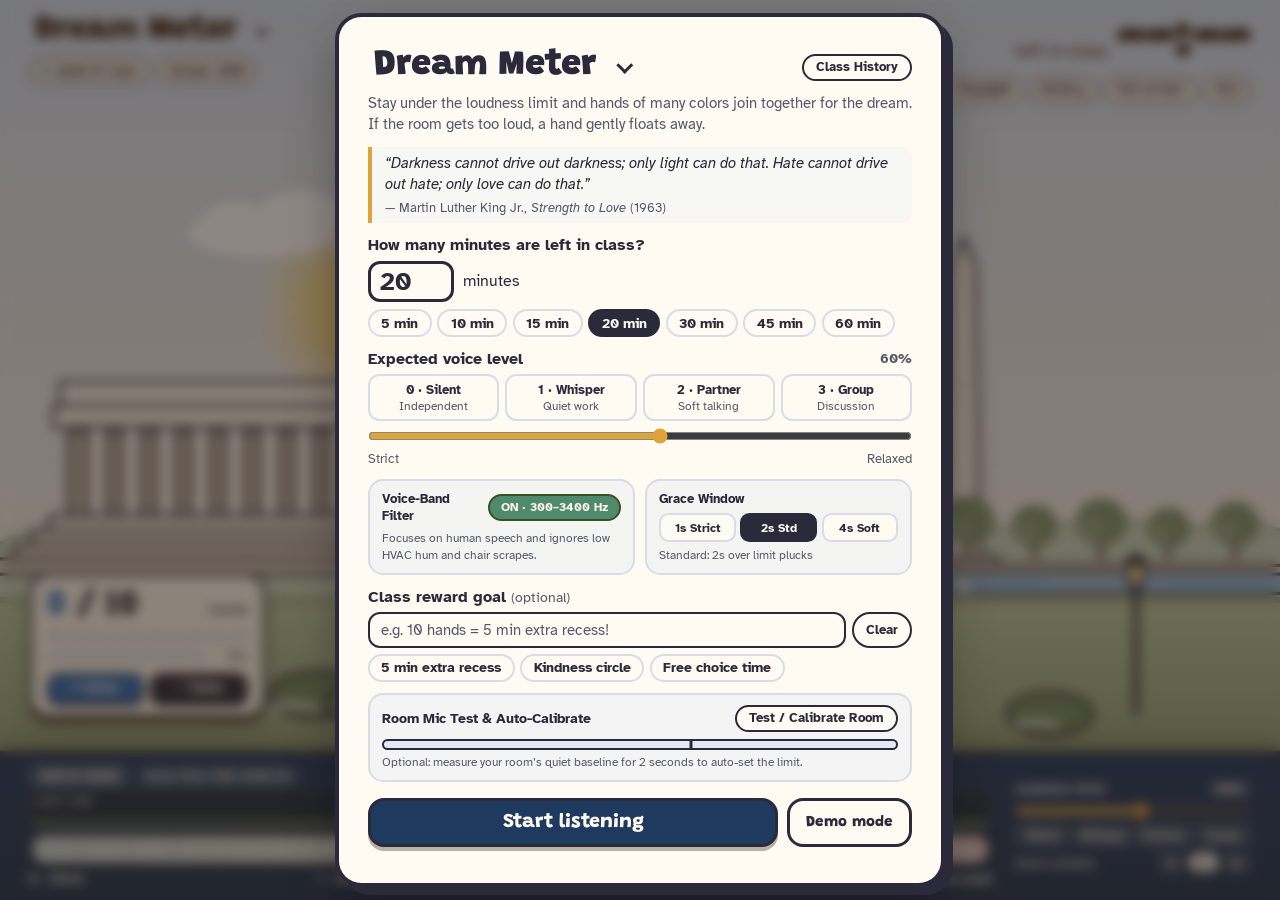
<file: meters/mlk.html>
<!DOCTYPE html>
<html lang="en">
<head>
<meta charset="utf-8">
<meta name="viewport" content="width=device-width, initial-scale=1, viewport-fit=cover">
<title>Dream Meter — Classroom Sound Monitor</title>
<link rel="preconnect" href="https://fonts.googleapis.com">
<link rel="preconnect" href="https://fonts.gstatic.com" crossorigin>
<link href="https://fonts.googleapis.com/css2?family=Grandstander:wght@600;800;900&family=Atkinson+Hyperlegible:wght@400;700&display=swap" rel="stylesheet">
<link rel="stylesheet" href="meter-core.css">
<style>
:root{
  --sky:#DDE8F3; --sky2:#C3D5EA; --field:#AFC29A; --field2:#1E3A5F;
  --ink:#2A2A3A; --muted:#55586A; --panel:#FFFBF2; --panel-line:#D6DDE8;
  --cranberry:#B83B2A; --gold:#DDA43A; --pumpkin:#2F6DB5; --sage:#4F8A6E;
  --meter-bg:#E3EAF3; --btn:#1E3A5F; --btn-ink:#FFFBF2;
  --sun:#F8DD8E; --cloud:#FFFFFF; --hill1:#C7D3BE; --hill2:#B6C6A6;
  --hud-bg:rgba(255,251,242,.93);
}
.app.sky-dark{
  --sun:#F2E6C4; --cloud:#4A5B7D; --hill1:#5C6C66; --hill2:#4C5D55;
  --field:#62755A; --field2:#132640;
  --ink:#F4EEE4; --muted:#C9C2B8; --panel:#1D293B; --panel-line:#3A4A5E;
  --meter-bg:#33445A; --btn:#F4EEE4; --btn-ink:#1D293B;
  --hud-bg:rgba(29,41,59,.9);
}

.farm{position:absolute;inset:0;width:100%;height:100%;z-index:0}
.cloud-drift-1{animation:cloudDrift 78s linear infinite}
.cloud-drift-2{animation:cloudDrift 108s linear infinite reverse}
@keyframes cloudDrift{0%{transform:translateX(-110px)}50%{transform:translateX(110px)}100%{transform:translateX(-110px)}}
.sun-rays{transform-box:fill-box;transform-origin:center;animation:spinSlow 50s linear infinite}
@keyframes spinSlow{to{transform:rotate(360deg)}}

.turkey-wrap{perspective:1400px;position:relative;height:100%;width:100%;display:flex;align-items:flex-end;justify-content:center;pointer-events:none}
svg.turkey{height:82%;max-height:82%;width:auto;max-width:96%;margin-bottom:1.2%;overflow:visible;position:relative;z-index:3;--gait:.92s;will-change:transform}
svg.turkey.warn{--gait:.54s}
svg.turkey.loud{--gait:.24s}

.tk-all{transform-box:view-box;transform-origin:200px 338px}
.leg{transform-box:view-box}
.moving .tk-all{animation:strut var(--gait) ease-in-out infinite}
.loud.moving .tk-all{animation-name:run}
.moving .leg-l{animation:step var(--gait) ease-in-out infinite}
.moving .leg-r{animation:step var(--gait) ease-in-out infinite calc(var(--gait) / -2)}
.pose .tk-all{animation:puff 2s ease-in-out infinite}
.tk-head{transform-box:view-box;transform-origin:200px 205px;transition:transform .25s}
.face-r .tk-head{transform:rotate(5deg)}
.face-l .tk-head{transform:rotate(-5deg)}
.loud.face-r .tk-head{transform:rotate(10deg)}
.loud.face-l .tk-head{transform:rotate(-10deg)}
.head{transition:fill .3s}
.loud .head{fill:#FFE3D4}
.lid{opacity:0;transition:opacity .2s}
.calm .lid{opacity:1}
.brow{opacity:0;transition:opacity .2s}
.warn .brow,.loud .brow{opacity:1}
.pupil{transition:r .2s,transform .2s}
.face-r .pupil{transform:translateX(3px)}
.face-l .pupil{transform:translateX(-3px)}
.loud .pupil{r:2.2}
.wattle,.m-warn,.m-loud{transition:opacity .2s}
.m-warn,.m-loud{opacity:0}
.eyes-happy{opacity:0;transition:opacity .2s}
svg.turkey.calm .eyes-happy{opacity:1}
svg.turkey.calm .eye,svg.turkey.calm .pupil,svg.turkey.calm .lid{opacity:0}
.warn .wattle,.loud .wattle{opacity:0}
.warn .m-warn,.loud .m-loud{opacity:1}
.flame,.sflame{transform-box:fill-box;transform-origin:50% 100%;animation:flick 1.6s ease-in-out infinite}
.warn .flame{animation-duration:.55s}
.loud .flame{animation:sputter .2s steps(3) infinite}
@keyframes flick{0%,100%{transform:scale(1,1) rotate(0)}30%{transform:scale(.95,1.06) rotate(-2.5deg)}65%{transform:scale(1.04,.96) rotate(2deg)}}
@keyframes sputter{0%{transform:scale(.78,1.3) rotate(-16deg)}50%{transform:scale(1.2,.7) rotate(14deg)}100%{transform:scale(.9,1.12) rotate(-8deg)}}
.steam{opacity:0;transition:opacity .2s}
.loud .steam{opacity:1}
.steam circle{transform-box:fill-box;transform-origin:center;animation:steam .8s ease-out infinite}
.steam circle:nth-child(2){animation-delay:-.4s}
@keyframes strut{0%,100%{transform:rotate(-4deg)}25%,75%{transform:translateY(-8px) rotate(0)}50%{transform:rotate(4deg)}}
@keyframes run{0%,100%{transform:rotate(-9deg)}25%,75%{transform:translateY(-20px) rotate(0)}50%{transform:rotate(9deg)}}
@keyframes step{0%,50%,100%{transform:translateY(0)}25%{transform:translateY(-13px)}}
@keyframes puff{0%,100%{transform:scale(1)}40%,60%{transform:translateY(-4px) scale(1.05)}}
@keyframes steam{0%{transform:translateY(0) scale(.4);opacity:.95}100%{transform:translateY(-34px) scale(1.6);opacity:0}}

.feather-inner{transform-box:view-box;transform-origin:200px 250px;transform:scale(0);opacity:0;transition:transform .7s cubic-bezier(.3,1.6,.5,1),opacity .2s}
.feather-inner.on{transform:scale(1);opacity:1}
.feather-inner.fall{animation:fall 2.1s ease-out forwards}
.feather-inner.plucked{transition:none;transform:scale(0);opacity:0}
@keyframes fall{0%{transform:scale(1);opacity:1}100%{transform:translate(0,-110px) scale(.85);opacity:0}}

svg.turkey.dance{animation:dance 2.6s ease-in-out 2}
.dance .tk-all{animation:wiggle .32s ease-in-out infinite alternate!important}
.dance .leg-l{animation:step .32s ease-in-out infinite!important}
.dance .leg-r{animation:step .32s ease-in-out infinite -.16s!important}
@keyframes dance{
  0%{translate:0 0;rotate:y 0deg}
  10%{translate:0 -52px}
  20%{translate:0 0}
  30%{translate:0 -52px}
  40%{translate:0 0;rotate:y 0deg}
  55%{translate:0 -26px;rotate:y 360deg}
  62%{translate:0 0;rotate:y 360deg}
  80%{translate:0 -128px;rotate:y 720deg}
  92%{translate:0 0;rotate:y 720deg}
  96%{translate:0 -14px}
  100%{translate:0 0;rotate:y 720deg}
}
@keyframes wiggle{from{transform:rotate(-10deg)}to{transform:rotate(10deg)}}

@media (prefers-reduced-motion:reduce){
  .tk-all,.leg,.steam circle,.flame,.sflame,.cloud-drift-1,.cloud-drift-2,.sun-rays{animation:none!important}
}
</style>
</head>
<body>
<div class="app sky-light" id="app">
  <header class="top">
    <div class="brand-col">
      <h1 class="brand display">
        <label class="meter-pick">
          <span class="sr-only">Choose a holiday meter</span>
          <select onchange="location.href=this.value">
            <option value="veterans.html">Veterans Meter</option>
            <option value="gobble-meter.html">Gobble Meter</option>
            <option value="santa.html">Santa Meter</option>
            <option value="mlk.html" selected>Dream Meter</option>
            <option value="washington.html">Washington Meter</option>
            <option value="easter.html">Bunny Meter</option>
            <option value="circus.html">Circus Meter</option>
            <option value="cyborg.html">Cyborg Meter</option>
          </select>
        </label>
      </h1>
      <div class="status-pills">
        <span class="pill" id="modePill"><i class="pill-dot" id="statusDot"></i><span id="statusText">Quiet &amp; Calm</span></span>
        <span class="pill" id="streakPill">Streak: <strong id="streakVal">0:00</strong></span>
        <span class="pill pill-goal" id="goalPill" hidden><span id="goalPillText"></span></span>
      </div>
    </div>

    <div class="clock display" id="clock">
      <div class="clock-readout">
        <div class="sub" id="timeSub">left in class</div>
        <div class="time" id="time">--:--</div>
      </div>
      <div class="tools">
        <button class="tool" id="minus">−1m</button>
        <button class="tool" id="plus">+1m</button>
        <button class="tool" id="pause">Pause</button>
        <button class="tool" id="mic" aria-pressed="false">Mic on</button>
        <button class="tool" id="voiceFilterBtn">Voice filter ✓</button>
        <button class="tool" id="sound" aria-pressed="false">Sound on</button>
        <button class="tool" id="skyLock" aria-pressed="false">Daylight</button>
        <button class="tool" id="histBtnTop">History</button>
        <button class="tool" id="full">Full screen</button>
        <button class="tool" id="stop">End</button>
      </div>
    </div>
  </header>

  <canvas class="weather" id="weather" aria-hidden="true"></canvas>
  <canvas class="fx-canvas" id="fxCanvas" aria-hidden="true"></canvas>

  <main class="stage">
    <svg class="farm" viewBox="0 0 1200 600" preserveAspectRatio="xMidYMax slice" aria-hidden="true">
      <defs>
        <radialGradient id="sunGlow" cx="50%" cy="50%" r="50%">
          <stop offset="0%" stop-color="#FFF8DB" stop-opacity="1"/>
          <stop offset="50%" stop-color="#F8DD8E" stop-opacity=".8"/>
          <stop offset="100%" stop-color="#F8DD8E" stop-opacity="0"/>
        </radialGradient>
        <radialGradient id="moonGlow" cx="50%" cy="50%" r="50%">
          <stop offset="0%" stop-color="#FFF7DC" stop-opacity=".75"/>
          <stop offset="100%" stop-color="#FFF7DC" stop-opacity="0"/>
        </radialGradient>
        <linearGradient id="poolWater" x1="0" y1="0" x2="0" y2="1">
          <stop offset="0%" stop-color="#A8CEE8"/>
          <stop offset="100%" stop-color="#7CAED0"/>
        </linearGradient>
        <linearGradient id="lawnGrad" x1="0" y1="0" x2="0" y2="1">
          <stop offset="0%" stop-color="#B6C9A0"/>
          <stop offset="100%" stop-color="#8FA47B"/>
        </linearGradient>
      </defs>
      <filter id="tod" x="0" y="0" width="100%" height="100%" color-interpolation-filters="sRGB">
        <feColorMatrix id="todMatrix" type="matrix" values="1 0 0 0 0  0 1 0 0 0  0 0 1 0 0  0 0 0 1 0"/>
      </filter>

      <g id="stars" fill="#FFF6DD" opacity="0"></g>
      <g id="moon" opacity="0">
        <circle cx="0" cy="0" r="68" fill="url(#moonGlow)"/>
        <path d="M4 -36 A36 36 0 1 0 4 36 A27 36 0 1 1 4 -36 Z" fill="#F4EBC8" stroke="#2A2A3A" stroke-width="2.5"/>
      </g>
      <g id="sunGroup" transform="translate(960 115)">
        <circle cx="0" cy="0" r="100" fill="url(#sunGlow)"/>
        <g class="sun-rays" stroke="#FFF2C2" stroke-width="4" stroke-linecap="round" opacity=".55">
          <line x1="0" y1="-74" x2="0" y2="-62"/><line x1="0" y1="62" x2="0" y2="74"/>
          <line x1="-74" y1="0" x2="-62" y2="0"/><line x1="62" y1="0" x2="74" y2="0"/>
          <line x1="-52" y1="-52" x2="-43" y2="-43"/><line x1="43" y1="43" x2="52" y2="52"/>
          <line x1="52" y1="-52" x2="43" y2="-43"/><line x1="-43" y1="43" x2="-52" y2="52"/>
        </g>
        <circle id="sun" cx="0" cy="0" r="50" fill="var(--sun)"/>
      </g>

      <g id="clouds">
        <g class="cloud-drift-1" fill="var(--cloud)" opacity=".92">
          <ellipse cx="250" cy="120" rx="70" ry="22"/><ellipse cx="285" cy="104" rx="40" ry="24"/><ellipse cx="225" cy="108" rx="30" ry="18"/>
        </g>
        <g class="cloud-drift-2" fill="var(--cloud)" opacity=".86">
          <ellipse cx="660" cy="80" rx="60" ry="18"/><ellipse cx="690" cy="66" rx="34" ry="20"/>
        </g>
      </g>

      <g id="land" filter="url(#tod)">
        <path d="M0 410 Q60 380 120 400 Q190 372 260 396 Q330 376 400 398 Q470 372 540 396 Q610 378 680 398 Q750 374 820 396 Q890 378 960 398 Q1030 374 1100 396 Q1160 380 1200 398 V600 H0 Z" fill="var(--hill1)" stroke="#9BAA92" stroke-width="3"/>

        <!-- Washington Monument -->
        <g stroke="#2A2A3A" stroke-width="3" stroke-linejoin="round">
          <path d="M884 424 L889 150 L900 124 L911 150 L916 424 Z" fill="#F3EFE6"/>
          <path d="M887 260 L913 260" stroke="#D8D0C0" stroke-width="2"/>
          <rect x="868" y="420" width="64" height="8" fill="#E7E1D3"/>
        </g>

        <!-- Lincoln Memorial -->
        <g stroke="#2A2A3A" stroke-width="3" stroke-linejoin="round">
          <rect x="70" y="302" width="304" height="80" fill="#BDB6A6"/>
          <rect x="62" y="258" width="320" height="22" fill="#F6F2E8"/>
          <rect x="56" y="280" width="332" height="20" fill="#FBF8F0"/>
          <path d="M66 290 H378" stroke="#D8D0C0" stroke-width="2"/>
          <rect x="88" y="300" width="17" height="82" fill="#FBF8F0"/><rect x="120" y="300" width="17" height="82" fill="#FBF8F0"/><rect x="152" y="300" width="17" height="82" fill="#FBF8F0"/><rect x="184" y="300" width="17" height="82" fill="#FBF8F0"/><rect x="216" y="300" width="17" height="82" fill="#FBF8F0"/><rect x="248" y="300" width="17" height="82" fill="#FBF8F0"/><rect x="280" y="300" width="17" height="82" fill="#FBF8F0"/><rect x="312" y="300" width="17" height="82" fill="#FBF8F0"/><rect x="344" y="300" width="17" height="82" fill="#FBF8F0"/>
          <rect x="52" y="382" width="340" height="14" fill="#F1ECE0"/>
          <rect x="36" y="396" width="372" height="13" fill="#E9E3D6"/>
          <rect x="20" y="409" width="404" height="13" fill="#E1DACB"/>
          <rect x="4" y="422" width="436" height="14" fill="#D9D2C2"/>
        </g>

        <!-- Trees along the Reflecting Pool -->
        <g transform="translate(470 422) scale(0.85)"><rect x="-3" y="-18" width="6" height="18" fill="#6B5A48"/><ellipse cx="0" cy="-34" rx="24" ry="22" fill="#7F9572"/><ellipse cx="-10" cy="-28" rx="13" ry="11" fill="#8FA584" stroke="none"/></g>
        <g transform="translate(532 422) scale(0.95)"><rect x="-3" y="-18" width="6" height="18" fill="#6B5A48"/><ellipse cx="0" cy="-34" rx="24" ry="22" fill="#7F9572"/><ellipse cx="-10" cy="-28" rx="13" ry="11" fill="#8FA584" stroke="none"/></g>
        <g transform="translate(594 422) scale(1.04)"><rect x="-3" y="-18" width="6" height="18" fill="#6B5A48"/><ellipse cx="0" cy="-34" rx="24" ry="22" fill="#7F9572"/><ellipse cx="-10" cy="-28" rx="13" ry="11" fill="#8FA584" stroke="none"/></g>
        <g transform="translate(656 422) scale(0.90)"><rect x="-3" y="-18" width="6" height="18" fill="#6B5A48"/><ellipse cx="0" cy="-34" rx="24" ry="22" fill="#7F9572"/><ellipse cx="-10" cy="-28" rx="13" ry="11" fill="#8FA584" stroke="none"/></g>
        <g transform="translate(718 422) scale(1.00)"><rect x="-3" y="-18" width="6" height="18" fill="#6B5A48"/><ellipse cx="0" cy="-34" rx="24" ry="22" fill="#7F9572"/><ellipse cx="-10" cy="-28" rx="13" ry="11" fill="#8FA584" stroke="none"/></g>
        <g transform="translate(780 422) scale(0.85)"><rect x="-3" y="-18" width="6" height="18" fill="#6B5A48"/><ellipse cx="0" cy="-34" rx="24" ry="22" fill="#7F9572"/><ellipse cx="-10" cy="-28" rx="13" ry="11" fill="#8FA584" stroke="none"/></g>
        <g transform="translate(842 422) scale(0.95)"><rect x="-3" y="-18" width="6" height="18" fill="#6B5A48"/><ellipse cx="0" cy="-34" rx="24" ry="22" fill="#7F9572"/><ellipse cx="-10" cy="-28" rx="13" ry="11" fill="#8FA584" stroke="none"/></g>
        <g transform="translate(904 422) scale(1.04)"><rect x="-3" y="-18" width="6" height="18" fill="#6B5A48"/><ellipse cx="0" cy="-34" rx="24" ry="22" fill="#7F9572"/><ellipse cx="-10" cy="-28" rx="13" ry="11" fill="#8FA584" stroke="none"/></g>
        <g transform="translate(966 422) scale(0.90)"><rect x="-3" y="-18" width="6" height="18" fill="#6B5A48"/><ellipse cx="0" cy="-34" rx="24" ry="22" fill="#7F9572"/><ellipse cx="-10" cy="-28" rx="13" ry="11" fill="#8FA584" stroke="none"/></g>
        <g transform="translate(1028 422) scale(1.00)"><rect x="-3" y="-18" width="6" height="18" fill="#6B5A48"/><ellipse cx="0" cy="-34" rx="24" ry="22" fill="#7F9572"/><ellipse cx="-10" cy="-28" rx="13" ry="11" fill="#8FA584" stroke="none"/></g>
        <g transform="translate(1090 422) scale(0.85)"><rect x="-3" y="-18" width="6" height="18" fill="#6B5A48"/><ellipse cx="0" cy="-34" rx="24" ry="22" fill="#7F9572"/><ellipse cx="-10" cy="-28" rx="13" ry="11" fill="#8FA584" stroke="none"/></g>
        <g transform="translate(1152 422) scale(0.95)"><rect x="-3" y="-18" width="6" height="18" fill="#6B5A48"/><ellipse cx="0" cy="-34" rx="24" ry="22" fill="#7F9572"/><ellipse cx="-10" cy="-28" rx="13" ry="11" fill="#8FA584" stroke="none"/></g>

        <!-- Reflecting Pool -->
        <g stroke="#2A2A3A" stroke-width="3">
          <rect x="440" y="428" width="760" height="10" fill="#E7E1D3"/>
          <rect x="440" y="436" width="760" height="20" fill="url(#poolWater)"/>
          <rect x="440" y="454" width="760" height="8" fill="#E7E1D3"/>
        </g>
        <path d="M900 440 V454" stroke="#F3EFE6" stroke-width="10" opacity=".7"/>
        <path d="M520 444 H600 M700 448 H780 M980 444 H1080" stroke="#D7E8F2" stroke-width="2" stroke-linecap="round"/>

        <rect x="0" y="460" width="1200" height="140" fill="url(#lawnGrad)"/>
        <path d="M0 460 H1200" stroke="#97AB83" stroke-width="6"/>

        <!-- Friendly marcher carrying PEACE / DREAM sign -->
        <g id="pilgrim" style="display:none" stroke="#2A2A3A" stroke-width="2.5" stroke-linejoin="round">
          <g id="pilBody">
            <ellipse cx="0" cy="-1" rx="18" ry="4.5" fill="#2A2A3A" opacity=".18" stroke="none"/>
            <g id="pilLegB"><rect x="-5" y="-52" width="10" height="44" fill="#2B2B35"/><ellipse cx="4" cy="-4" rx="9" ry="5" fill="#1A1416"/></g>
            <g id="pilLegA"><rect x="-5" y="-52" width="10" height="44" fill="#3A3A46"/><ellipse cx="4" cy="-4" rx="9" ry="5" fill="#1A1416"/></g>
            <path class="coat" d="M-14 -98 L16 -98 L20 -44 L-18 -44 Z" fill="#6B4E3D"/>
            <path d="M-2 -98 L9 -98 L3.5 -84 Z" fill="#FFFFFF" stroke-width="1.5"/>
            <path d="M2 -97 L5 -97 L6 -82 L3.5 -78 L1 -82 Z" fill="#8C2F39" stroke-width="1.2"/>
            <circle cx="6" cy="-74" r="1.8" fill="#2A2A3A" stroke="none"/><circle cx="7" cy="-62" r="1.8" fill="#2A2A3A" stroke="none"/>
            <g id="pilFork">
              <line x1="16" y1="-60" x2="16" y2="-163" stroke="#8A6A3A" stroke-width="4"/>
              <rect x="-22" y="-197" width="76" height="36" rx="3" fill="#FFF8E6"/>
              <text id="pilSignText" x="0" y="0" transform="translate(16 -178)" text-anchor="middle" dominant-baseline="central" font-family="Grandstander, system-ui, sans-serif" font-weight="800" font-size="17" fill="#1E3A5F" stroke="none">PEACE</text>
            </g>
            <g id="pilArm">
              <line x1="2" y1="-92" x2="13" y2="-68" stroke="#2A2A3A" stroke-width="11" stroke-linecap="round"/>
              <line class="coatS" x1="2" y1="-92" x2="13" y2="-68" stroke="#6B4E3D" stroke-width="7" stroke-linecap="round"/>
              <circle id="pilHand" class="skin" cx="15" cy="-64" r="5" fill="#C68A5E"/>
            </g>
            <circle cx="0" cy="-112" r="12.5" fill="#2B1D16"/>
            <circle class="skin" cx="3" cy="-110" r="11" fill="#C68A5E"/>
            <circle class="skin" cx="-5" cy="-110" r="3" fill="#C68A5E" stroke-width="1.5"/>
            <circle cx="9" cy="-113" r="1.6" fill="#2A2A3A" stroke="none"/>
            <path d="M5 -104 q3.5 2.5 7 0" fill="none" stroke-width="1.8" stroke-linecap="round"/>
            <g id="pilHat">
              <ellipse cx="2" cy="-121" rx="18" ry="3.5" fill="#3A3A46"/>
              <path d="M-9 -121 L13 -121 L11 -134 Q2 -139 -7 -134 Z" fill="#3A3A46"/>
              <rect x="-9" y="-126" width="22" height="4" fill="#1E1E26" stroke-width="1"/>
            </g>
          </g>
        </g>

        <!-- Lamp posts & benches -->
        <g stroke="#2A2A3A" stroke-width="3" stroke-linejoin="round">
          <path d="M470 560 V440" stroke-width="5"/><path d="M462 440 h16 l-3 -20 h-10 z" fill="#F8E7A2"/><path d="M460 420 h20 l-10 -9 z" fill="#2A2A3A"/>
          <path d="M1060 566 V446" stroke-width="5"/><path d="M1052 446 h16 l-3 -20 h-10 z" fill="#F8E7A2"/><path d="M1050 426 h20 l-10 -9 z" fill="#2A2A3A"/>
          <rect x="760" y="530" width="90" height="8" rx="2" fill="#8A6A3A"/>
          <rect x="760" y="512" width="90" height="8" rx="2" fill="#8A6A3A"/>
          <path d="M768 538 v18 M842 538 v18" stroke-width="4"/>
          <ellipse cx="300" cy="548" rx="44" ry="22" fill="#6F8B62"/>
          <ellipse cx="340" cy="556" rx="30" ry="16" fill="#7F9A70"/>
          <ellipse cx="980" cy="566" rx="40" ry="20" fill="#6F8B62"/>
        </g>
        <path d="M260 560 q20 -6 40 0 M950 576 q18 -5 36 0" stroke="#FFFFFF" stroke-width="5" stroke-linecap="round" fill="none" opacity=".85"/>
      </g>
    </svg>

    <div class="bubble display" id="bubble">Peaceful and quiet!</div>

    <div class="score" id="scoreCard">
      <div class="score-head">
        <div class="n display"><span id="count">0</span> / 10</div>
        <div class="lbl">hands</div>
      </div>
      <div class="feather-pips" id="featherPips" aria-hidden="true"></div>
      <div class="next-wrap">
        <div class="next" title="Progress to next hand"><i id="nextBar"></i></div>
        <span class="next-pct" id="nextPct">0%</span>
      </div>
      <div class="fb-row">
        <button class="give display" id="give" type="button" title="Add a hand for good behavior (shortcut: F)">+ Give</button>
        <button class="give take display" id="take" type="button" title="A hand lets go (shortcut: T)">− Take</button>
      </div>
    </div>

    <div class="demo-pad" id="demoPad" hidden>
      <div class="demo-title display"><span>Demo Sound Level</span><span id="demoVal">25%</span></div>
      <input type="range" id="demoSlider" min="0" max="100" value="25" aria-label="Simulated room noise">
      <div class="demo-btns">
        <button class="demo-btn" type="button" data-demo="18">Quiet</button>
        <button class="demo-btn" type="button" data-demo="52">Warn</button>
        <button class="demo-btn" type="button" data-demo="88">Loud!</button>
      </div>
    </div>

    <div class="turkey-wrap">
      <svg class="turkey calm" id="turkey" viewBox="-50 -10 500 375" role="img" aria-label="A friendly candle; hands of many colors join behind it, each holding a light, as the class stays quiet">
        <defs>
          <radialGradient id="glowG">
            <stop offset="0" stop-color="#FFD873" stop-opacity=".95"/>
            <stop offset=".5" stop-color="#FFC94D" stop-opacity=".38"/>
            <stop offset="1" stop-color="#FFC94D" stop-opacity="0"/>
          </radialGradient>
          <radialGradient id="flameG" cx=".5" cy=".72" r=".65">
            <stop offset="0" stop-color="#FFF8D2"/>
            <stop offset=".5" stop-color="#FFC93C"/>
            <stop offset="1" stop-color="#F2861E"/>
          </radialGradient>
        </defs>
        <circle id="glow" cx="200" cy="140" r="245" fill="url(#glowG)" opacity=".14"/>
        <ellipse cx="200" cy="342" rx="84" ry="14" fill="#2A2A3A" opacity=".22"/>
        <g class="tk-all">
          <g id="tail"></g>
          <g class="tk-body">
            <g stroke="#2A2A3A" stroke-width="4" stroke-linejoin="round">
              <g class="leg leg-l"><path d="M170 318 L163 337 H188 L186 318 Z" fill="#C9963A"/></g>
              <g class="leg leg-r"><path d="M230 318 L237 337 H212 L214 318 Z" fill="#C9963A"/></g>
            </g>
            <circle cx="284" cy="306" r="13" fill="none" stroke="#2A2A3A" stroke-width="10"/>
            <circle cx="284" cy="306" r="13" fill="none" stroke="#E0B04F" stroke-width="5"/>
            <ellipse cx="200" cy="318" rx="76" ry="15" fill="#E0B04F" stroke="#2A2A3A" stroke-width="5"/>
            <path d="M166 318 V300 Q200 291 234 300 V318 Q200 326 166 318 Z" fill="#E7BC5E" stroke="#2A2A3A" stroke-width="4" stroke-linejoin="round"/>
            <path d="M162 236 Q140 244 134 266 M238 236 Q260 244 266 266" fill="none" stroke="#2A2A3A" stroke-width="12" stroke-linecap="round"/>
            <path d="M162 236 Q140 244 134 266 M238 236 Q260 244 266 266" fill="none" stroke="#FFF4DA" stroke-width="7" stroke-linecap="round"/>
            <rect class="head" x="160" y="124" width="80" height="182" rx="12" fill="#FFF4DA" stroke="#2A2A3A" stroke-width="5"/>
            <rect x="220" y="150" width="10" height="146" rx="5" fill="#F2E1B8"/>
            <path d="M160 140 Q160 124 172 124 H228 Q240 124 240 140 V152 Q235 162 231 152 V142 Q224 170 216 146 Q208 140 202 152 Q194 176 187 147 Q180 140 174 158 Q167 168 160 152 Z" fill="#FFFBEF" stroke="#2A2A3A" stroke-width="3" stroke-linejoin="round"/>
            <g class="tk-head">
              <g class="steam" fill="#D9DDE3" stroke="#2A2A3A" stroke-width="2">
                <circle cx="182" cy="34" r="8"/><circle cx="220" cy="30" r="8"/>
              </g>
              <path d="M200 125 V104" stroke="#2A2A3A" stroke-width="4" stroke-linecap="round"/>
              <g class="flame">
                <path d="M200 38 C215 60 228 80 221 99 C216 112 207 116 200 116 C193 116 184 112 179 99 C172 80 185 60 200 38 Z" fill="url(#flameG)" stroke="#D9701A" stroke-width="3" stroke-linejoin="round"/>
                <path d="M200 70 C207 82 212 92 209 101 C207 108 203 110 200 110 C197 110 193 108 191 101 C188 92 193 82 200 70 Z" fill="#FFF8D2"/>
              </g>
              <circle cx="177" cy="206" r="7" fill="#F4B7B7" opacity=".7"/>
              <circle cx="223" cy="206" r="7" fill="#F4B7B7" opacity=".7"/>
              <circle class="eye" cx="186" cy="186" r="9" fill="#fff" stroke="#2A2A3A" stroke-width="2.5"/>
              <circle class="eye" cx="214" cy="186" r="9" fill="#fff" stroke="#2A2A3A" stroke-width="2.5"/>
              <circle class="pupil" cx="187" cy="187" r="4.5" fill="#2A2A3A"/>
              <circle class="pupil" cx="213" cy="187" r="4.5" fill="#2A2A3A"/>
              <path class="lid" d="M176 187 a10 10 0 0 1 20 0 Z M204 187 a10 10 0 0 1 20 0 Z" fill="#FFF4DA" stroke="#2A2A3A" stroke-width="2.5" stroke-linejoin="round"/>
              <path class="eyes-happy" d="M177 189 q9 -11 18 0 M205 189 q9 -11 18 0" fill="none" stroke="#2A2A3A" stroke-width="4.5" stroke-linecap="round"/>
              <path class="brow" d="M176 168 l17 6 M224 168 l-17 6" stroke="#2A2A3A" stroke-width="4" stroke-linecap="round"/>
              <path class="wattle" d="M187 207 Q200 220 213 207" fill="none" stroke="#2A2A3A" stroke-width="3.5" stroke-linecap="round"/>
              <path class="m-warn" d="M191 211 H209" stroke="#2A2A3A" stroke-width="3.5" stroke-linecap="round"/>
              <ellipse class="m-loud" cx="200" cy="212" rx="6" ry="8" fill="#8E2A2A" stroke="#2A2A3A" stroke-width="3"/>
            </g>
          </g>
        </g>
      </svg>
    </div>
  </main>

  <footer class="meter-row">
    <div class="meter-col">
      <div class="meter-head">
        <div class="meter-head-left">
          <span class="zone-badge" id="zoneBadge">Safe &amp; Quiet</span>
          <span class="filter-tag" id="filterTag">Voice filter 300–3400 Hz</span>
        </div>
        <div class="danger-wrap" id="dangerWrap">
          <span>Flame flickering!</span>
          <div class="danger-track"><i id="dangerFill"></i></div>
        </div>
      </div>
      <div class="spark-wrap" title="Rolling 30-second noise history">
        <canvas id="sparkline" aria-hidden="true"></canvas>
        <span class="spark-lbl">Last 30s</span>
      </div>
      <div class="meter" id="meter" role="meter" aria-label="Classroom noise level" aria-valuemin="0" aria-valuemax="100" aria-valuenow="0">
        <div class="meter-zones"></div>
        <div class="fill" id="fill"></div>
        <div class="meter-ticks"></div>
        <div class="peak" id="peakMark"></div>
        <div class="limit" id="limitMark"></div>
      </div>
      <div class="meter-labels"><span>0 · Silent</span><span>1 · Whisper</span><span>2 · Partner</span><span>3 · Too Loud!</span></div>
    </div>

    <div class="limit-ctl">
      <div class="limit-top"><label for="limit2">Loudness limit</label><span class="limit-val" id="limitVal">60%</span></div>
      <input type="range" id="limit2" min="25" max="90" value="60" aria-label="Loudness limit">
      <div class="presets">
        <button class="preset" type="button" data-limit="38">Silent</button>
        <button class="preset" type="button" data-limit="52">Whisper</button>
        <button class="preset" type="button" data-limit="66">Partner</button>
        <button class="preset" type="button" data-limit="80">Group</button>
      </div>
      <div class="grace-inline">
        <span>Grace window</span>
        <div class="grace-pills">
          <button class="grace-pill" type="button" data-grace="1000">1s</button>
          <button class="grace-pill" type="button" data-grace="2000">2s</button>
          <button class="grace-pill" type="button" data-grace="4000">4s</button>
        </div>
      </div>
    </div>
  </footer>

  <!-- Setup Overlay -->
  <div class="overlay" id="setup">
    <div class="card">
      <div class="card-head">
        <h2 class="display">
          <label class="meter-pick">
            <span class="sr-only">Choose a holiday meter</span>
            <select onchange="location.href=this.value">
              <option value="veterans.html">Veterans Meter</option>
              <option value="gobble-meter.html">Gobble Meter</option>
              <option value="santa.html">Santa Meter</option>
              <option value="mlk.html" selected>Dream Meter</option>
              <option value="washington.html">Washington Meter</option>
              <option value="easter.html">Bunny Meter</option>
              <option value="circus.html">Circus Meter</option>
              <option value="cyborg.html">Cyborg Meter</option>
            </select>
          </label>
        </h2>
        <button class="cal-btn" id="histBtnSetup" type="button">Class History</button>
      </div>
      <p>Stay under the loudness limit and hands of many colors join together for the dream. If the room gets too loud, a hand gently floats away.</p>
      <blockquote class="quote">“Darkness cannot drive out darkness; only light can do that. Hate cannot drive out hate; only love can do that.”
        <cite>— Martin Luther King Jr., <i>Strength to Love</i> (1963)</cite></blockquote>

      <label class="q" for="minsInput">How many minutes are left in class?</label>
      <div class="mins"><input id="minsInput" type="number" min="1" max="180" value="20" inputmode="numeric"><span>minutes</span></div>
      <div class="chips" id="chips"></div>

      <div class="q"><label for="limit1">Expected voice level</label><span id="limit1Label" style="font-size:.88rem;color:var(--muted)">60%</span></div>
      <div class="setup-presets">
        <button class="setup-preset" type="button" data-limit="38">0 · Silent<small>Independent</small></button>
        <button class="setup-preset" type="button" data-limit="52">1 · Whisper<small>Quiet work</small></button>
        <button class="setup-preset" type="button" data-limit="66">2 · Partner<small>Soft talking</small></button>
        <button class="setup-preset" type="button" data-limit="80">3 · Group<small>Discussion</small></button>
      </div>
      <input type="range" id="limit1" min="25" max="90" value="60">
      <div class="range-ends"><span>Strict</span><span>Relaxed</span></div>

      <div class="setup-two-col">
        <div class="sub-box">
          <div class="sub-box-title"><span>Voice-Band Filter</span><button class="switch-btn" id="voiceFilterSetup" type="button" aria-pressed="true">ON · 300–3400 Hz</button></div>
          <div style="font-size:.77rem;color:var(--muted);line-height:1.35">Focuses on human speech and ignores low HVAC hum and chair scrapes.</div>
        </div>
        <div class="sub-box">
          <div class="sub-box-title"><span>Grace Window</span></div>
          <div class="seg-row">
            <button class="seg-btn" type="button" data-grace="1000">1s Strict</button>
            <button class="seg-btn" type="button" data-grace="2000">2s Std</button>
            <button class="seg-btn" type="button" data-grace="4000">4s Soft</button>
          </div>
          <div id="graceHint" style="font-size:.76rem;color:var(--muted);margin-top:.32rem">Standard: 2s over limit lets go</div>
        </div>
      </div>

      <div class="q"><label for="goalInput">Class reward goal <span style="font-weight:400;color:var(--muted);font-size:.86rem">(optional)</span></label></div>
      <div class="goal-input-row">
        <input class="goal-input" id="goalInput" type="text" maxlength="64" placeholder="e.g. 10 hands = 5 min extra recess!">
        <button class="cal-btn" id="clearGoal" type="button">Clear</button>
      </div>
      <div class="chips" style="margin-top:.38rem">
        <button class="chip" type="button" data-goal="5 min extra recess">5 min extra recess</button>
        <button class="chip" type="button" data-goal="Kindness circle">Kindness circle</button>
        <button class="chip" type="button" data-goal="Free choice time">Free choice time</button>
      </div>

      <div class="cal-box">
        <div class="cal-row">
          <strong style="font-size:.86rem">Room Mic Test &amp; Auto-Calibrate</strong>
          <button class="cal-btn" id="calBtn" type="button">Test / Calibrate Room</button>
        </div>
        <div class="mini-meter" aria-hidden="true"><i id="calFill"></i><div class="mini-limit" id="calLimit"></div></div>
        <div id="calHint" style="font-size:.78rem;color:var(--muted);margin-top:.28rem">Optional: measure your room’s quiet baseline for 2 seconds to auto-set the limit.</div>
      </div>

      <div class="go-row">
        <button class="go display" id="start">Start listening</button>
        <button class="go-secondary display" id="startDemo" type="button">Demo mode</button>
      </div>
      <div class="err" id="err" role="alert"></div>
    </div>
  </div>

  <!-- Summary Overlay -->
  <div class="overlay" id="done" hidden>
    <div class="card" style="text-align:center">
      <h2 class="display">Time’s up!</h2>
      <p style="margin-inline:auto">Your class joined</p>
      <div class="big-feathers display"><span id="finalCount">0</span> of 10</div>
      <p style="margin-inline:auto" id="finalMsg">hands.</p>
      <div class="goal-result" id="goalResult" hidden></div>
      <div class="stats-grid">
        <div class="stat-card"><b id="statQuiet">100%</b><span>Time Quiet</span></div>
        <div class="stat-card"><b id="statStreak">0:00</b><span>Best Streak</span></div>
        <div class="stat-card"><b id="statPlucks">0</b><span>Let Go</span></div>
      </div>
      <button class="go display" id="again">Start again</button>
    </div>
  </div>

  <!-- History Modal -->
  <div class="overlay" id="historyModal" hidden>
    <div class="card">
      <div class="card-head">
        <h2 class="display">Class History</h2>
        <button class="cal-btn" id="histClose" type="button">Close</button>
      </div>
      <p>Your saved Dream Meter sessions and 7-day averages.</p>
      <div class="hist-kpis">
        <div class="stat-card"><b id="histSessions">0</b><span>7-Day Sessions</span></div>
        <div class="stat-card"><b id="histAvgFeathers">—</b><span>Avg Hands</span></div>
        <div class="stat-card"><b id="histAvgQuiet">—</b><span>Avg Quiet %</span></div>
        <div class="stat-card"><b id="histBestStreak">—</b><span>Best Streak</span></div>
      </div>
      <div class="hist-list" id="histRows"></div>
      <div class="hist-footer">
        <button class="danger-link" id="histClear" type="button">Clear history</button>
        <button class="cal-btn" type="button" onclick="document.getElementById('historyModal').hidden=true">Done</button>
      </div>
    </div>
  </div>
</div>

<script src="meter-core.js"></script>
<script>
(() => {
  const FEATHERS = 10;
  const COLORS = ["#F6D7BF","#8D5A3B","#E8B894","#5C3A26","#D7A178","#3F2618","#C68A5E","#A86F48","#EBC6A6","#73492F"];
  const handSvg = c =>
    `<g stroke="#2A2A3A" stroke-width="3" stroke-linejoin="round" fill="${c}">` +
    `<rect x="-6.5" y="-30" width="13" height="34" rx="6.5" transform="translate(-16 26) rotate(-42)"/>` +
    `<rect x="-21" y="-40" width="11" height="48" rx="5.5"/>` +
    `<rect x="-9" y="-48" width="11" height="56" rx="5.5"/>` +
    `<rect x="3" y="-45" width="11" height="53" rx="5.5"/>` +
    `<rect x="15" y="-36" width="10" height="44" rx="5"/>` +
    `<rect x="-22" y="-4" width="47" height="46" rx="16"/>` +
    `<path d="M2 18 c-6 -7 -15 -1 -8 7 l8 7 l8 -7 c7 -8 -2 -14 -8 -7 z" fill="#FFFFFF" fill-opacity=".55" stroke="none"/>` +
    `</g>` +
    `<g stroke="#2A2A3A" stroke-linejoin="round">` +
    `<rect x="-8" y="-40" width="16" height="44" rx="3" fill="#FFF4DA" stroke-width="3"/>` +
    `<path d="M0 -40 V-48" stroke-width="2.5"/>` +
    `<path class="sflame" style="animation-delay:-${(Math.random() * 1.6).toFixed(2)}s" d="M0 -74 C7 -64 11 -56 8 -50 C6 -46 3 -45 0 -45 C-3 -45 -6 -46 -8 -50 C-11 -56 -7 -64 0 -74 Z" fill="#FFC93C" stroke="#D9701A" stroke-width="2"/>` +
    `</g>`;
  const $ = id => document.getElementById(id);
  const ns = "http://www.w3.org/2000/svg";
  const turkeyEl = $("turkey"), stageEl = document.querySelector(".stage"), bubbleEl = $("bubble"), appEl = $("app");

  const tail = $("tail"), pipsEl = $("featherPips");
  const feathers = [], pips = [];
  for (let i = 0; i < FEATHERS; i++) {
    const angle = -72 + i * (144 / (FEATHERS - 1));
    const outer = document.createElementNS(ns, "g");
    outer.setAttribute("transform", `rotate(${angle} 200 250)`);
    const inner = document.createElementNS(ns, "g");
    inner.setAttribute("class", "feather-inner");
    const c = COLORS[i % COLORS.length];
    inner.innerHTML = `<g transform="translate(200 108)">${handSvg(c)}</g>`;
    outer.appendChild(inner);
    tail.appendChild(outer);
    feathers.push(inner);

    const pip = document.createElement("div");
    pip.className = "pip";
    pip.dataset.color = c;
    pipsEl.appendChild(pip);
    pips.push(pip);
  }

  function synthWarmChime(ctx){
    if (!ctx) return 850;
    const t0 = ctx.currentTime + .02, out = ctx.createGain();
    out.gain.value = .3; out.connect(ctx.destination);
    [[523.25, 0], [392.0, .22]].forEach(([f, d]) => {
      [1, 2, 3.01].forEach((m, j) => {
        const o = ctx.createOscillator(), g = ctx.createGain(), t = t0 + d;
        o.type = "sine"; o.frequency.value = f * m;
        g.gain.setValueAtTime(0, t);
        g.gain.linearRampToValueAtTime(.45 / (j * 2 + 1), t + .015);
        g.gain.exponentialRampToValueAtTime(.001, t + .6);
        o.connect(g); g.connect(out); o.start(t); o.stop(t + .65);
      });
    });
    return 850;
  }

  let danceUntil = 0;
  const core = window.MeterCore.init({
    storagePrefix: "mlk",
    maxItems: FEATHERS,
    itemLabel: "hands",
    lines: {
      calm: ["Peaceful and quiet!", "Let your light shine!", "Kind words, kind voices.", "Together we rise!", "Dream big, speak kind."],
      warn: ["Getting louder…", "My flame is flickering…", "Gentle voices…"],
      loud: ["Too loud! Let’s lower our voices.", "Kind voices, please!", "Let’s listen to each other.", "My light is sputtering!"]
    },
    giftLines: ["Another light joins in!", "Thank you for being kind!", "Together we shine!"],
    onMoodChange(m){ turkeyEl.classList.remove("calm","warn","loud"); turkeyEl.classList.add(m); },
    onCountUpdate(earned){
      const g = $("glow"); if (g) g.setAttribute("opacity", (.14 + earned / FEATHERS * .76).toFixed(2));
      pips.forEach((p, i) => { const on = i < earned; p.classList.toggle("on", on); p.style.background = on ? p.dataset.color : ""; });
    },
    onGain(idx){ const f = feathers[idx]; f.classList.remove("fall","plucked"); void f.getBBox(); f.classList.add("on"); },
    onReset(){ feathers.forEach(f => f.classList.remove("on","fall","plucked")); turkeyEl.classList.remove("dance"); },
    onFull(goal){
      core.say(goal ? `WE DID IT! Unlocked: ${goal}!` : "ALL OUR LIGHTS TOGETHER! We did it!", false, 5500);
      if (core.reduceMotion.matches) return;
      danceUntil = performance.now() + 5300;
      turkeyEl.classList.remove("dance"); void turkeyEl.getBBox(); turkeyEl.classList.add("dance");
      setTimeout(() => turkeyEl.classList.remove("dance"), 5300);
    },
    onLoudSound(ctx){ return synthWarmChime(ctx); },
    onRequestTake(){
      const idx = core.commitLoss();
      if (idx < 0) return;
      const f = feathers[idx];
      f.classList.remove("on"); f.classList.add("fall");
      if (core.soundOn) core.setDeaf(synthWarmChime(core.outCtx) + 600);
      core.say("Let’s try again, together.", true);
    },
    getBurstOrigin(){
      const tr = turkeyEl.getBoundingClientRect(), ar = appEl.getBoundingClientRect();
      return { x: tr.left - ar.left + tr.width * .5, y: tr.top - ar.top + tr.height * .38 };
    }
  });

  // Candle movement
  let tx = 0, tv = 0, target = 0, facing = 1, pauseUntil = 0, retargetAt = 0, motionLast = performance.now();
  function pickTarget(range){
    if (range < 20) return 0;
    let n = 0;
    for (let i = 0; i < 8; i++) { n = (Math.random() * 2 - 1) * range; if (Math.abs(n - tx) > range * 0.35) break; }
    return n;
  }
  function motion(now){
    const dt = Math.min(0.1, (now - motionLast) / 1000); motionLast = now;
    const W = stageEl.clientWidth;
    const range = Math.max(0, W / 2 - turkeyEl.getBoundingClientRect().width * 0.4 - 16);
    const mood = core.mood;
    let moving = false;
    if (core.reduceMotion.matches) { tx = 0; tv = 0; }
    else {
      const speed = W * (mood === "loud" ? 0.54 : mood === "warn" ? 0.14 : 0.068);
      if (Math.abs(target) > range) target = Math.sign(target) * range;
      let desired = 0;
      if (!(mood === "calm" && now < pauseUntil)) {
        const arrived = Math.abs(target - tx) < Math.max(6, speed * 0.08);
        if (arrived) {
          if (mood === "calm") pauseUntil = now + 1300 + Math.random() * 2200;
          target = pickTarget(range); retargetAt = now + 300 + Math.random() * 600;
        } else if (mood === "loud" && now > retargetAt) {
          target = pickTarget(range); retargetAt = now + 300 + Math.random() * 600;
        }
        if (!(mood === "calm" && now < pauseUntil)) desired = Math.sign(target - tx) * speed;
      }
      if (now < danceUntil) desired = 0;
      tv += (desired - tv) * Math.min(1, dt * (mood === "loud" ? 10 : 5));
      tx += tv * dt;
      if (tx > range) { tx = range; tv = Math.min(0, tv); }
      if (tx < -range) { tx = -range; tv = Math.max(0, tv); }
      if (Math.abs(tv) > 4) facing = tv > 0 ? 1 : -1;
      moving = Math.abs(tv) > W * 0.01 || mood === "loud";
    }
    turkeyEl.classList.toggle("moving", moving);
    turkeyEl.classList.toggle("pose", !moving && mood === "calm" && !core.reduceMotion.matches);
    turkeyEl.classList.toggle("face-r", facing > 0);
    turkeyEl.classList.toggle("face-l", facing < 0);
    turkeyEl.style.transform = `translateX(${tx.toFixed(1)}px)`;
    const bLim = Math.max(0, W / 2 - bubbleEl.offsetWidth / 2 - 12);
    bubbleEl.style.left = `calc(50% + ${Math.max(-bLim, Math.min(bLim, tx)).toFixed(1)}px)`;
    core.maybeRotateBubble(now);
    requestAnimationFrame(motion);
  }
  requestAnimationFrame(motion);

  // Sky & Daylight Lock
  const DAY_MS = 8 * 60 * 1000;
  const SKY = [
    [0.00, "#A8B8DC", "#F4D3BC", "#7383C0", .2,  .2,  .8],
    [0.08, "#CFE0F0", "#F3EEE2", "#000000", 0,   0,   1],
    [0.50, "#CFE0F0", "#F3EEE2", "#000000", 0,   0,   1],
    [0.58, "#6E6A9E", "#F2B38A", "#6A4A8C", .25, .15, .7],
    [0.66, "#0F1A36", "#24345E", "#101C45", .5,  1,   .25],
    [0.92, "#0F1A36", "#24345E", "#101C45", .5,  1,   .25],
    [1.00, "#A8B8DC", "#F4D3BC", "#7383C0", .2,  .2,  .8]
  ];
  const hex = h => [1,3,5].map(i => parseInt(h.slice(i, i + 2), 16));
  const mix = (a, b, f) => a.map((v, i) => v + (b[i] - v) * f);
  const css = c => `rgb(${c.map(Math.round).join(",")})`;
  const STORM = hex("#9AA4B2");
  const sunGroup = $("sunGroup"), moonEl = $("moon"), starsEl = $("stars"), cloudsEl = $("clouds"), todEl = $("todMatrix");
  for (let i = 0; i < 48; i++) {
    const c = document.createElementNS(ns, "circle");
    c.setAttribute("cx", (Math.random() * 1200).toFixed(0));
    c.setAttribute("cy", (10 + Math.random() * 270).toFixed(0));
    c.setAttribute("r", (1 + Math.random() * 2).toFixed(1));
    starsEl.appendChild(c);
  }
  let dayLock = false;
  try { dayLock = localStorage.getItem("mlk-daylock") === "on"; } catch(e){}
  function syncDayLock(){
    const b = $("skyLock"); b.setAttribute("aria-pressed", String(dayLock));
    b.classList.toggle("active-day", dayLock); b.textContent = dayLock ? "Daylight ✓" : "Daylight";
  }
  syncDayLock();
  $("skyLock").onclick = () => {
    dayLock = !dayLock; try { localStorage.setItem("mlk-daylock", dayLock ? "on" : "off"); } catch(e){}
    syncDayLock(); paintSky(performance.now());
  };

  const dayStart = performance.now() - 0.14 * DAY_MS;
  let rainAmt = 0;
  function paintSky(now){
    const t = dayLock ? 0.25 : ((now - dayStart) % DAY_MS) / DAY_MS;
    let k = 0; while (k < SKY.length - 2 && t > SKY[k + 1][0]) k++;
    const A = SKY[k], B = SKY[k + 1], f = (t - A[0]) / (B[0] - A[0] || 1);
    const r = rainAmt;
    let top = mix(hex(A[1]), hex(B[1]), f), bot = mix(hex(A[2]), hex(B[2]), f);
    top = mix(top, STORM, r * .55); bot = mix(bot, STORM, r * .45);
    document.body.style.background = `linear-gradient(180deg, ${css(top)} 0%, ${css(bot)} 70%)`;
    const tintA = A[4] + (B[4] - A[4]) * f, tint = mix(hex(A[3]), hex(B[3]), f);
    let tc = tint.map(v => v / 255), ta = tintA;
    if (r > 0) { tc = tc.map((v, i) => (v * ta + (STORM[i] / 255) * r * .25) / (ta + r * .25)); ta = Math.min(.7, ta + r * .25); }
    const g = (1 - ta).toFixed(3);
    todEl.setAttribute("values", `${g} 0 0 0 ${(tc[0] * ta).toFixed(3)}  0 ${g} 0 0 ${(tc[1] * ta).toFixed(3)}  0 0 ${g} 0 ${(tc[2] * ta).toFixed(3)}  0 0 0 1 0`);
    starsEl.setAttribute("opacity", ((A[5] + (B[5] - A[5]) * f) * (1 - r)).toFixed(2));
    cloudsEl.setAttribute("opacity", ((A[6] + (B[6] - A[6]) * f) * (1 - r * .6)).toFixed(2));
    const su = (t + 0.03) / 0.66;
    if (su >= 0 && su <= 1) {
      sunGroup.setAttribute("transform", `translate(${(60 + su * 1080).toFixed(1)} ${(420 - Math.sin(Math.PI * su) * 315).toFixed(1)})`);
      sunGroup.setAttribute("opacity", (1 - r * .7).toFixed(2));
    } else sunGroup.setAttribute("opacity", "0");
    const mu = ((t - 0.6 + 1) % 1) / 0.44;
    if (mu <= 1) {
      moonEl.setAttribute("transform", `translate(${(80 + mu * 1040).toFixed(1)} ${(420 - Math.sin(Math.PI * mu) * 315).toFixed(1)})`);
      moonEl.setAttribute("opacity", (1 - r * .7).toFixed(2));
    } else moonEl.setAttribute("opacity", "0");
    const lum = (.299 * top[0] + .587 * top[1] + .114 * top[2]) / 255;
    appEl.classList.toggle("sky-dark", lum < .52);
    appEl.classList.toggle("sky-light", lum >= .52);
  }

  // Snow & Marcher
  const cv = $("weather"), ctx = cv.getContext("2d");
  let leaves = [], drops = [], event = null, nextEventAt = performance.now() + 18000 + Math.random() * 22000;
  const pilEl = $("pilgrim"), pilBody = $("pilBody"), pilLegA = $("pilLegA"), pilLegB = $("pilLegB"), pilHat = $("pilHat");
  let pil = null, nextPilAt = performance.now() + 26000 + Math.random() * 28000, signWord = "DREAM";
  function startPilgrim(){
    const dir = Math.random() < .5 ? 1 : -1;
    pil = {dir, x: dir > 0 ? -80 : 1280, speed: 46 + Math.random() * 14, ph: 0};
    const skin = COLORS[Math.floor(Math.random() * COLORS.length)];
    const coat = ["#6B4E3D", "#3E5A7A", "#5A5F48", "#7A3E45", "#4A4A58"][Math.floor(Math.random() * 5)];
    pilEl.querySelectorAll(".skin").forEach(n => n.setAttribute("fill", skin));
    pilEl.querySelectorAll(".coat").forEach(n => n.setAttribute("fill", coat));
    pilEl.querySelectorAll(".coatS").forEach(n => n.setAttribute("stroke", coat));
    signWord = signWord === "PEACE" ? "DREAM" : "PEACE";
    $("pilSignText").textContent = signWord;
    pilEl.style.display = "";
  }
  window.gobblePilgrim = startPilgrim;
  function walkPilgrim(now, dt){
    if (!pil && now > nextPilAt && !core.reduceMotion.matches) startPilgrim();
    if (!pil) return;
    pil.x += pil.dir * pil.speed * dt; pil.ph += dt * pil.speed / 9;
    const sw = Math.sin(pil.ph) * 24, bob = -Math.abs(Math.cos(pil.ph)) * 3;
    pilLegA.setAttribute("transform", `rotate(${sw.toFixed(1)} 0 -50)`);
    pilLegB.setAttribute("transform", `rotate(${(-sw).toFixed(1)} 0 -50)`);
    pilBody.setAttribute("transform", `translate(0 ${bob.toFixed(1)})`);
    const d = Math.abs(pil.x - 600), tip = d < 90 ? Math.sin((1 - d / 90) * Math.PI / 2) : 0;
    pilHat.setAttribute("transform", `translate(0 ${(-9 * tip).toFixed(1)}) rotate(${(-22 * tip).toFixed(1)} 2 -122)`);
    pilEl.setAttribute("transform", `translate(${pil.x.toFixed(1)} 480) scale(${1.05 * pil.dir} 1.05)`);
    $("pilSignText").setAttribute("transform", `translate(16 -178) scale(${pil.dir} 1)`);
    if (pil.x < -100 || pil.x > 1300) { pil = null; pilEl.style.display = "none"; nextPilAt = now + 60000 + Math.random() * 90000; }
  }
  let lastSky = 0, wLast = performance.now(), dpr = 1, groundTop = 0, groundBot = 0;
  function sizeCanvas(){
    dpr = Math.min(2, window.devicePixelRatio || 1);
    const w = appEl.clientWidth, h = appEl.clientHeight;
    if (cv.width !== Math.round(w * dpr) || cv.height !== Math.round(h * dpr)) { cv.width = Math.round(w * dpr); cv.height = Math.round(h * dpr); }
    const sr = stageEl.getBoundingClientRect(), ar = appEl.getBoundingClientRect();
    const scale = Math.max(sr.width / 1200, sr.height / 600);
    groundBot = sr.bottom - ar.top; groundTop = groundBot - (600 - 465) * scale;
  }
  function startEvent(now, type){
    const rain = type ? type === "rain" : Math.random() < 0.45;
    const dur = rain ? 18000 + Math.random() * 14000 : 10000 + Math.random() * 8000;
    event = {type: rain ? "rain" : "leaves", start: now, end: now + dur, wind: 40 + Math.random() * 75, spawnAcc: 0};
  }
  window.gobbleWeather = type => startEvent(performance.now(), type);
  function spawnFlake(W, wind){
    leaves.push({
      x: -0.15 * W + Math.random() * W * 1.05, y: -20 - Math.random() * 40,
      vy: 30 + Math.random() * 35, wind: wind * .5, sway: 20 + Math.random() * 30, ph: Math.random() * 6.28,
      rot: Math.random() * 6.28, vrot: (Math.random() - .5) * 4, size: 9 + Math.random() * 8,
      land: groundTop + Math.random() * (groundBot - groundTop - 10), landedAt: 0
    });
  }
  function drawFlake(L, alpha){
    ctx.save(); ctx.globalAlpha = alpha; ctx.translate(L.x, L.y);
    const r = L.size * .32;
    if (L.size > 13 && !L.landedAt) {
      ctx.rotate(L.rot); ctx.lineCap = "round";
      for (const [w, c] of [[4, "rgba(110,140,175,.7)"], [2, "#FFFFFF"]]) {
        ctx.lineWidth = w; ctx.strokeStyle = c; ctx.beginPath();
        for (let k = 0; k < 6; k++) {
          const a = k * Math.PI / 3, x = Math.cos(a) * r * 2, y = Math.sin(a) * r * 2;
          ctx.moveTo(0, 0); ctx.lineTo(x, y);
          ctx.moveTo(x * .55 + Math.cos(a + .7) * r * .6, y * .55 + Math.sin(a + .7) * r * .6);
          ctx.lineTo(x * .55, y * .55);
          ctx.lineTo(x * .55 + Math.cos(a - .7) * r * .6, y * .55 + Math.sin(a - .7) * r * .6);
        }
        ctx.stroke();
      }
    } else {
      ctx.beginPath(); ctx.arc(0, 0, r, 0, 6.29);
      ctx.fillStyle = "#FFFFFF"; ctx.fill();
      ctx.lineWidth = 1; ctx.strokeStyle = "rgba(110,140,175,.6)"; ctx.stroke();
    }
    ctx.restore();
  }
  function weather(now){
    const dt = Math.min(.1, (now - wLast) / 1000); wLast = now;
    sizeCanvas();
    const W = cv.width / dpr, H = cv.height / dpr, still = core.reduceMotion.matches;
    if (!event && now > nextEventAt) startEvent(now);
    let rainTarget = 0;
    if (event) {
      const fadeIn = Math.min(1, (now - event.start) / 3000), fadeOut = Math.min(1, (event.end - now) / 3000);
      const strength = Math.max(0, Math.min(fadeIn, fadeOut));
      if (event.type === "rain") rainTarget = strength;
      else if (!still) {
        event.spawnAcc += dt * 3.5 * strength * (W / 1200 + .4);
        while (event.spawnAcc >= 1) { event.spawnAcc--; spawnFlake(W, event.wind); }
      }
      if (now > event.end) { event = null; nextEventAt = now + 40000 + Math.random() * 80000; }
    }
    rainAmt += (rainTarget - rainAmt) * Math.min(1, dt * 1.5);
    if (rainAmt < .002) rainAmt = 0;
    if (now - lastSky > 200) { paintSky(now); lastSky = now; }
    walkPilgrim(now, dt);
    core.tickFx(dt);
    ctx.setTransform(dpr, 0, 0, dpr, 0, 0); ctx.clearRect(0, 0, W, H);
    if (!still) {
      leaves = leaves.filter(L => {
        if (!L.landedAt) {
          L.ph += dt * 2.2; L.x += (L.wind + Math.sin(L.ph) * L.sway) * dt;
          L.y += L.vy * dt; L.rot += L.vrot * dt;
          if (L.y >= L.land) { L.y = L.land; L.landedAt = now; }
        }
        const age = L.landedAt ? (now - L.landedAt) / 1000 : 0;
        const alpha = age < 3 ? 1 : Math.max(0, 1 - (age - 3) / 3);
        if (alpha <= 0 || L.x > W + 40) return false;
        drawFlake(L, alpha); return true;
      });
      if (rainAmt > 0) {
        ctx.fillStyle = `rgba(118,124,140,${(rainAmt * .92).toFixed(3)})`;
        const n = Math.ceil(W / 160) + 2, drift = (now / 120) % 160;
        ctx.beginPath(); ctx.rect(0, 0, W, 50);
        for (let i = 0; i < n; i++) { const cx = i * 160 - 80 + drift, cy = 55 + (i % 2) * 22; ctx.moveTo(cx + 130, cy); ctx.ellipse(cx, cy, 130, 48, 0, 0, 6.29); }
        ctx.fill();
      }
      const want = Math.round(rainAmt * W / 7);
      while (drops.length < want) drops.push({x: Math.random() * W * 1.2 - W * .2, y: Math.random() * groundBot, v: 120 + Math.random() * 110, len: 1.6 + Math.random() * 2.6, ph: Math.random() * 6.28, land: groundTop + Math.random() * (groundBot - groundTop)});
      if (drops.length > want) drops.length = want;
      ctx.fillStyle = "#FFFFFF"; ctx.strokeStyle = "rgba(110,140,175,.55)"; ctx.lineWidth = 1;
      ctx.beginPath();
      for (const d of drops) {
        d.ph += dt * 2; d.y += d.v * dt; d.x += (d.v * .45 + Math.sin(d.ph) * 25) * dt;
        if (d.y > d.land || d.x > W + 20) { d.y = -10 - Math.random() * 60; d.x = Math.random() * W * 1.2 - W * .2; }
        ctx.moveTo(d.x + d.len, d.y); ctx.arc(d.x, d.y, d.len, 0, 6.29);
      }
      ctx.fill(); ctx.stroke();
    }
    requestAnimationFrame(weather);
  }
  requestAnimationFrame(weather);

  paintSky(performance.now());
})();
</script>
</body>
</html>
</file>
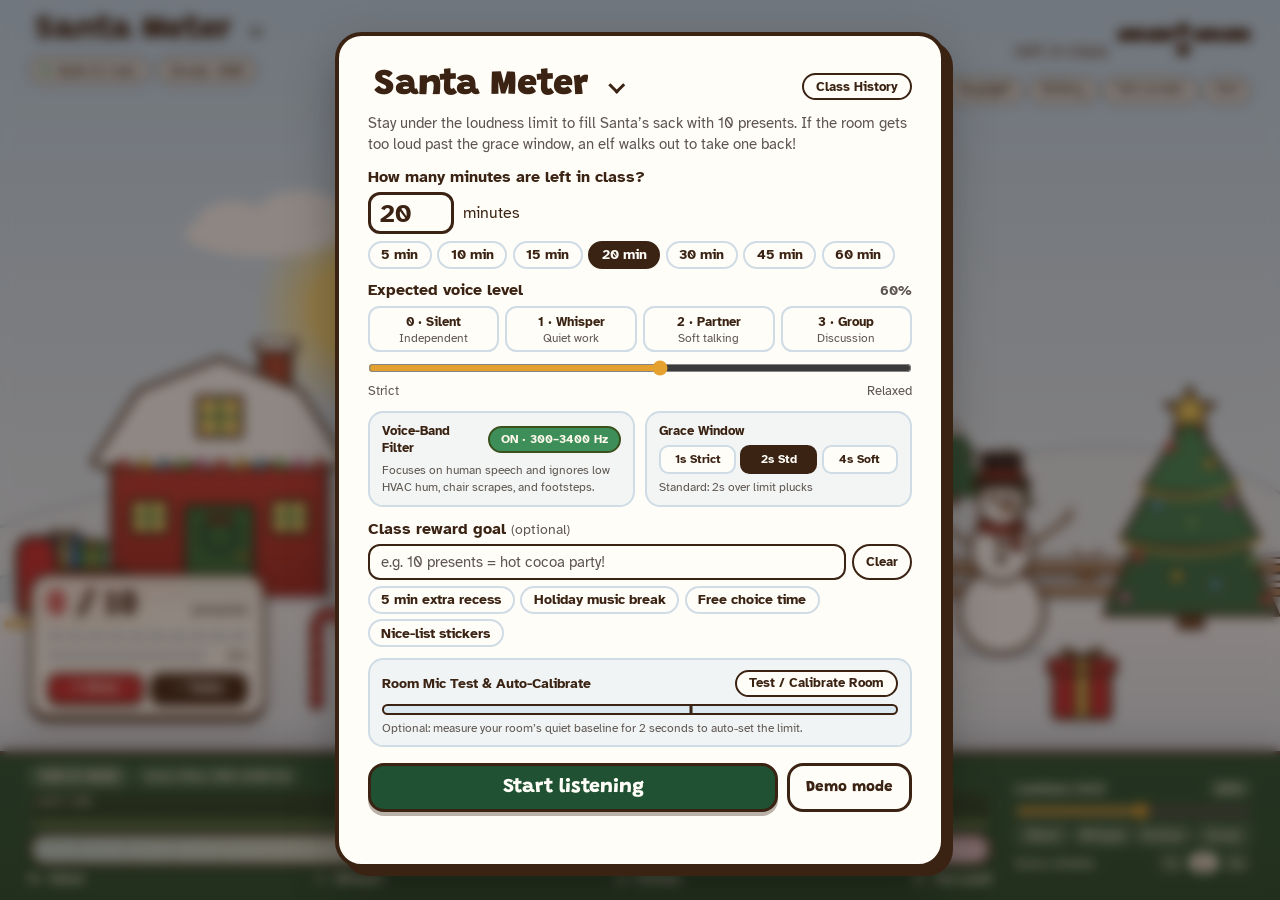
<file: meters/santa.html>
<!DOCTYPE html>
<html lang="en">
<head>
<meta charset="utf-8">
<meta name="viewport" content="width=device-width, initial-scale=1, viewport-fit=cover">
<title>Santa Meter — Classroom Sound Monitor</title>
<link rel="preconnect" href="https://fonts.googleapis.com">
<link rel="preconnect" href="https://fonts.gstatic.com" crossorigin>
<link href="https://fonts.googleapis.com/css2?family=Grandstander:wght@600;800;900&family=Atkinson+Hyperlegible:wght@400;700&display=swap" rel="stylesheet">
<link rel="stylesheet" href="meter-core.css">
<style>
:root{
  --sky:#DCEBF5; --sky2:#B9D3E8; --field:#F2F7FB; --field2:#1F5132;
  --ink:#3B2314; --muted:#5E5550; --panel:#FFFDF7; --panel-line:#CFDCE6;
  --cranberry:#B82032; --gold:#E5A12E; --pumpkin:#C8282E; --sage:#3E8E5A;
  --meter-bg:#DCE8EF; --btn:#1F5132; --btn-ink:#FFFDF7;
  --sun:#FFE07D; --cloud:#FFFFFF; --hill1:#E4EEF6; --hill2:#D3E2EE;
  --hud-bg:rgba(255,253,247,.93);
}
.app.sky-dark{
  --sun:#F2E6C4; --cloud:#4D5E82; --hill1:#96AAC6; --hill2:#7F95B5;
  --field:#DCE6F2; --field2:#143622;
  --ink:#F4EEE4; --muted:#C9C2B8; --panel:#1D293B; --panel-line:#3A4A5E;
  --meter-bg:#33445A; --btn:#F4EEE4; --btn-ink:#1D293B;
  --hud-bg:rgba(29,41,59,.9);
}

.farm{position:absolute;inset:0;width:100%;height:100%;z-index:0}
.cloud-drift-1{animation:cloudDrift 78s linear infinite}
.cloud-drift-2{animation:cloudDrift 108s linear infinite reverse}
@keyframes cloudDrift{0%{transform:translateX(-110px)}50%{transform:translateX(110px)}100%{transform:translateX(-110px)}}
.sun-rays{transform-box:fill-box;transform-origin:center;animation:spinSlow 50s linear infinite}
@keyframes spinSlow{to{transform:rotate(360deg)}}
.aur1{animation:aur 14s ease-in-out infinite alternate}
.aur2{animation:aur 10s ease-in-out infinite alternate-reverse}
@keyframes aur{from{transform:translateX(-50px)}to{transform:translateX(50px)}}
.twinkle{animation:twinkle 1.6s ease-in-out infinite}
@keyframes twinkle{50%{opacity:.28}}
.brow-n{transition:opacity .2s}
.warn .brow-n,.loud .brow-n{opacity:0}

/* Santa Hero */
.turkey-wrap{perspective:1400px;position:relative;height:100%;width:100%;display:flex;align-items:flex-end;justify-content:center;pointer-events:none}
svg.turkey{height:82%;max-height:82%;width:auto;max-width:96%;margin-bottom:1.2%;overflow:visible;position:relative;z-index:3;--gait:.92s;will-change:transform}
svg.turkey.warn{--gait:.54s}
svg.turkey.loud{--gait:.24s}

.tk-all{transform-box:view-box;transform-origin:200px 338px}
.leg{transform-box:view-box}
.moving .tk-all{animation:strut var(--gait) ease-in-out infinite}
.loud.moving .tk-all{animation-name:run}
.moving .leg-l{animation:step var(--gait) ease-in-out infinite}
.moving .leg-r{animation:step var(--gait) ease-in-out infinite calc(var(--gait) / -2)}
.pose .tk-all{animation:puff 2s ease-in-out infinite}
.tk-head{transform-box:view-box;transform-origin:200px 205px;transition:transform .25s}
.face-r .tk-head{transform:rotate(6deg)}
.face-l .tk-head{transform:rotate(-6deg)}
.loud.face-r .tk-head{transform:rotate(12deg)}
.loud.face-l .tk-head{transform:rotate(-12deg)}
.head{transition:fill .3s}
.loud .head{fill:#E68978}
.lid{opacity:0;transition:opacity .2s}
.calm .lid{opacity:1}
.brow{opacity:0;transition:opacity .2s}
.warn .brow,.loud .brow{opacity:1}
.pupil{transition:r .2s,transform .2s}
.face-r .pupil{transform:translateX(3px)}
.face-l .pupil{transform:translateX(-3px)}
.loud .pupil{r:2.2}
.wattle{transform-box:view-box;transform-origin:200px 186px}
.loud .wattle{animation:wag .2s ease-in-out infinite alternate}
.eyes-happy,.m-happy,.m-warn,.m-loud{opacity:0;transition:opacity .2s}
svg.turkey.calm .eyes-happy,svg.turkey.calm .m-happy,svg.turkey.warn .m-warn,svg.turkey.loud .m-loud{opacity:1}
svg.turkey.calm .eye,svg.turkey.calm .pupil,svg.turkey.calm .lid{opacity:0}
.steam{opacity:0;transition:opacity .2s}
.loud .steam{opacity:1}
.steam circle{transform-box:fill-box;transform-origin:center;animation:steam .8s ease-out infinite}
.steam circle:nth-child(2){animation-delay:-.4s}
@keyframes strut{0%,100%{transform:rotate(-4.5deg)}25%,75%{transform:translateY(-8px) rotate(0)}50%{transform:rotate(4.5deg)}}
@keyframes run{0%,100%{transform:rotate(-10deg)}25%,75%{transform:translateY(-22px) rotate(0)}50%{transform:rotate(10deg)}}
@keyframes step{0%,50%,100%{transform:translateY(0)}25%{transform:translateY(-14px)}}
@keyframes puff{0%,100%{transform:scale(1)}40%,60%{transform:translateY(-4px) scale(1.05)}}
@keyframes wag{from{transform:rotate(-10deg)}to{transform:rotate(10deg)}}
@keyframes steam{0%{transform:translateY(0) scale(.4);opacity:.95}100%{transform:translateY(-34px) scale(1.6);opacity:0}}

.feather-inner{transform-box:view-box;transform-origin:200px 250px;transform:scale(0);opacity:0;transition:transform .7s cubic-bezier(.3,1.6,.5,1),opacity .2s}
.feather-inner.on{transform:scale(1);opacity:1}
.feather-inner.fall{animation:fall 1.5s ease-in forwards}
.feather-inner.plucked{transition:none;transform:scale(0);opacity:0}

svg.turkey.dance{animation:dance 2.6s ease-in-out 2}
.dance .tk-all{animation:wiggle .32s ease-in-out infinite alternate!important}
.dance .leg-l{animation:step .32s ease-in-out infinite!important}
.dance .leg-r{animation:step .32s ease-in-out infinite -.16s!important}
@keyframes dance{
  0%{translate:0 0;rotate:y 0deg}
  10%{translate:0 -54px}
  20%{translate:0 0}
  30%{translate:0 -54px}
  40%{translate:0 0;rotate:y 0deg}
  55%{translate:0 -26px;rotate:y 360deg}
  62%{translate:0 0;rotate:y 360deg}
  80%{translate:0 -132px;rotate:y 720deg}
  92%{translate:0 0;rotate:y 720deg}
  96%{translate:0 -14px}
  100%{translate:0 0;rotate:y 720deg}
}
@keyframes wiggle{from{transform:rotate(-12deg)}to{transform:rotate(12deg)}}
.plucker{position:absolute;z-index:4;bottom:0;left:0;display:none;overflow:visible;pointer-events:none}
.flying-feather{position:absolute;z-index:6;left:0;top:0;pointer-events:none;overflow:visible}
.yelp .tk-all{animation:yelp .7s ease-out!important}
@keyframes yelp{0%{transform:none}20%{transform:translateY(-44px) rotate(-6deg)}40%{transform:none}55%{transform:translateY(-14px) rotate(4deg)}70%,100%{transform:none}}
@keyframes fall{0%{transform:scale(1);opacity:1}100%{transform:translate(30px,320px) rotate(70deg) scale(.8);opacity:0}}

@media (prefers-reduced-motion:reduce){
  .tk-all,.leg,.wattle,.steam circle,.aur1,.aur2,.twinkle,.cloud-drift-1,.cloud-drift-2,.sun-rays{animation:none!important}
}
</style>
</head>
<body>
<div class="app sky-light" id="app">
  <header class="top">
    <div class="brand-col">
      <h1 class="brand display">
        <label class="meter-pick">
          <span class="sr-only">Choose a holiday meter</span>
          <select onchange="location.href=this.value">
            <option value="veterans.html">Veterans Meter</option>
            <option value="gobble-meter.html">Gobble Meter</option>
            <option value="santa.html" selected>Santa Meter</option>
            <option value="mlk.html">Dream Meter</option>
            <option value="washington.html">Washington Meter</option>
            <option value="easter.html">Bunny Meter</option>
            <option value="circus.html">Circus Meter</option>
            <option value="cyborg.html">Cyborg Meter</option>
          </select>
        </label>
      </h1>
      <div class="status-pills">
        <span class="pill" id="modePill"><i class="pill-dot" id="statusDot"></i><span id="statusText">Quiet &amp; Calm</span></span>
        <span class="pill" id="streakPill" title="Current uninterrupted quiet streak">Streak: <strong id="streakVal">0:00</strong></span>
        <span class="pill pill-goal" id="goalPill" hidden><span id="goalPillText"></span></span>
      </div>
    </div>

    <div class="clock display" id="clock">
      <div class="clock-readout">
        <div class="sub" id="timeSub">left in class</div>
        <div class="time" id="time">--:--</div>
      </div>
      <div class="tools">
        <button class="tool" id="minus">−1m</button>
        <button class="tool" id="plus">+1m</button>
        <button class="tool" id="pause">Pause</button>
        <button class="tool" id="mic" aria-pressed="false">Mic on</button>
        <button class="tool" id="voiceFilterBtn">Voice filter ✓</button>
        <button class="tool" id="sound" aria-pressed="false">Sound on</button>
        <button class="tool" id="skyLock" aria-pressed="false">Daylight</button>
        <button class="tool" id="histBtnTop">History</button>
        <button class="tool" id="full">Full screen</button>
        <button class="tool" id="stop">End</button>
      </div>
    </div>
  </header>

  <canvas class="weather" id="weather" aria-hidden="true"></canvas>
  <canvas class="fx-canvas" id="fxCanvas" aria-hidden="true"></canvas>

  <main class="stage">
    <svg class="farm" viewBox="0 0 1200 600" preserveAspectRatio="xMidYMax slice" aria-hidden="true">
      <defs>
        <radialGradient id="sunGlow" cx="50%" cy="50%" r="50%">
          <stop offset="0%" stop-color="#FFF9DC" stop-opacity="1"/>
          <stop offset="50%" stop-color="#FFE07D" stop-opacity=".8"/>
          <stop offset="100%" stop-color="#FFE07D" stop-opacity="0"/>
        </radialGradient>
        <radialGradient id="moonGlow" cx="50%" cy="50%" r="50%">
          <stop offset="0%" stop-color="#FFF7DC" stop-opacity=".75"/>
          <stop offset="100%" stop-color="#FFF7DC" stop-opacity="0"/>
        </radialGradient>
        <linearGradient id="snowField" x1="0" y1="0" x2="0" y2="1">
          <stop offset="0%" stop-color="#F7FBFF"/>
          <stop offset="100%" stop-color="#DCE8F4"/>
        </linearGradient>
        <linearGradient id="workshopRed" x1="0" y1="0" x2="0" y2="1">
          <stop offset="0%" stop-color="#C83832"/>
          <stop offset="100%" stop-color="#9B2320"/>
        </linearGradient>
        <pattern id="posts" x="0" y="412" width="70" height="62" patternUnits="userSpaceOnUse">
          <rect x="28" y="2" width="14" height="58" fill="#B98A5A" stroke="#3B2314" stroke-width="3"/>
          <ellipse cx="35" cy="3" rx="11" ry="5" fill="#FFFFFF" stroke="#3B2314" stroke-width="2"/>
        </pattern>
        <pattern id="stripes" width="32" height="32" patternUnits="userSpaceOnUse" patternTransform="rotate(35)">
          <rect width="32" height="32" fill="#FFFFFF"/><rect width="16" height="32" fill="#C8282E"/>
        </pattern>
        <linearGradient id="aur" x1="0" y1="0" x2="0" y2="1">
          <stop offset="0" stop-color="#7CF5C3" stop-opacity="0"/>
          <stop offset=".5" stop-color="#5BE3A8" stop-opacity=".65"/>
          <stop offset="1" stop-color="#4FB0E8" stop-opacity="0"/>
        </linearGradient>
        <g id="pine" stroke="#3B2314" stroke-width="3" stroke-linejoin="round">
          <rect x="-6" y="-14" width="12" height="14" fill="#6B4322"/>
          <path d="M0 -120 L-34 -70 L-20 -70 L-46 -30 L-28 -30 L-56 -12 L56 -12 L28 -30 L46 -30 L20 -70 L34 -70 Z" fill="#2F6B45"/>
          <path d="M0 -120 L-14 -100 L-6 -97 L0 -103 L6 -97 L14 -100 Z M-34 -70 L-20 -70 L-26 -64 Z M34 -70 L20 -70 L26 -64 Z" fill="#FFFFFF" stroke-width="2"/>
        </g>
        <g id="gift" stroke="#3B2314" stroke-width="3" stroke-linejoin="round">
          <rect x="-22" y="-36" width="44" height="36" rx="3" fill="currentColor"/>
          <rect x="-5" y="-36" width="10" height="36" fill="#F4D35E"/>
          <rect x="-26" y="-46" width="52" height="11" rx="2" fill="currentColor"/>
          <rect x="-5" y="-46" width="10" height="11" fill="#F4D35E"/>
          <path d="M0 -46 C-16 -62 -24 -48 0 -46 C24 -48 16 -62 0 -46 Z" fill="#F4D35E"/>
        </g>
        <g id="cane" fill="none" stroke-linecap="round">
          <path d="M0 0 V-70 A14 14 0 0 1 28 -70 V-62" stroke="#3B2314" stroke-width="13"/>
          <path d="M0 0 V-70 A14 14 0 0 1 28 -70 V-62" stroke="#FFFFFF" stroke-width="8"/>
          <path d="M0 0 V-70 A14 14 0 0 1 28 -70 V-62" stroke="#C8282E" stroke-width="8" stroke-dasharray="8 8"/>
        </g>
      </defs>

      <filter id="tod" x="0" y="0" width="100%" height="100%" color-interpolation-filters="sRGB">
        <feColorMatrix id="todMatrix" type="matrix" values="1 0 0 0 0  0 1 0 0 0  0 0 1 0 0  0 0 0 1 0"/>
      </filter>

      <g id="aurora" opacity="0">
        <path class="aur1" d="M-100 150 C150 60 300 200 500 110 S850 60 1300 150 L1300 260 C900 160 700 300 450 210 S100 240 -100 270 Z" fill="url(#aur)"/>
        <path class="aur2" d="M-100 90 C200 30 380 150 620 80 S980 40 1300 100 L1300 175 C1000 110 800 215 600 150 S200 135 -100 185 Z" fill="url(#aur)" opacity=".75"/>
      </g>
      <g id="stars" fill="#FFF6DD" opacity="0"></g>
      <g id="moon" opacity="0">
        <circle cx="0" cy="0" r="68" fill="url(#moonGlow)"/>
        <path d="M4 -36 A36 36 0 1 0 4 36 A27 36 0 1 1 4 -36 Z" fill="#F4EBC8" stroke="#3B2314" stroke-width="2.5"/>
      </g>
      <g id="sunGroup" transform="translate(960 115)">
        <circle cx="0" cy="0" r="100" fill="url(#sunGlow)"/>
        <g class="sun-rays" stroke="#FFF2B8" stroke-width="4" stroke-linecap="round" opacity=".55">
          <line x1="0" y1="-74" x2="0" y2="-62"/><line x1="0" y1="62" x2="0" y2="74"/>
          <line x1="-74" y1="0" x2="-62" y2="0"/><line x1="62" y1="0" x2="74" y2="0"/>
          <line x1="-52" y1="-52" x2="-43" y2="-43"/><line x1="43" y1="43" x2="52" y2="52"/>
          <line x1="52" y1="-52" x2="43" y2="-43"/><line x1="-43" y1="43" x2="-52" y2="52"/>
        </g>
        <circle id="sun" cx="0" cy="0" r="50" fill="var(--sun)"/>
      </g>

      <g id="clouds">
        <g class="cloud-drift-1" fill="var(--cloud)" opacity=".92">
          <ellipse cx="250" cy="120" rx="72" ry="22"/><ellipse cx="285" cy="104" rx="42" ry="24"/><ellipse cx="222" cy="108" rx="32" ry="18"/>
        </g>
        <g class="cloud-drift-2" fill="var(--cloud)" opacity=".86">
          <ellipse cx="660" cy="80" rx="62" ry="18"/><ellipse cx="690" cy="66" rx="36" ry="20"/>
        </g>
      </g>

      <g id="land" filter="url(#tod)">
        <path d="M0 395 Q200 315 420 375 T850 355 T1200 365 V600 H0 Z" fill="var(--hill1)" stroke="#B9CCDB" stroke-width="3"/>
        <use href="#pine" transform="translate(470 392) scale(.55)"/>
        <use href="#pine" transform="translate(520 386) scale(.7)"/>
        <use href="#pine" transform="translate(700 372) scale(.6)"/>
        <use href="#pine" transform="translate(890 372) scale(.65)"/>
        <use href="#pine" transform="translate(940 378) scale(.5)"/>
        <path d="M0 440 Q300 385 600 425 T1200 415 V600 H0 Z" fill="var(--hill2)" stroke="#B9CCDB" stroke-width="3"/>

        <!-- Santa's workshop -->
        <g stroke="#3B2314" stroke-width="4" stroke-linejoin="round">
          <rect x="248" y="226" width="28" height="56" fill="#A8432F"/>
          <rect x="243" y="218" width="38" height="12" rx="5" fill="#FFFFFF"/>
          <rect x="110" y="322" width="200" height="140" fill="url(#workshopRed)"/>
          <path d="M92 332 L135 266 L210 236 L285 266 L328 332 Q318 342 306 334 Q294 344 282 334 Q270 344 258 334 Q246 344 234 334 Q222 344 210 334 Q198 344 186 334 Q174 344 162 334 Q150 344 138 334 Q126 344 114 334 Q102 342 92 332 Z" fill="#FFFFFF"/>
          <rect x="190" y="272" width="40" height="36" fill="#FFE078"/>
          <path d="M210 272 V308 M190 290 H230" stroke="#2E6B3A" stroke-width="4"/>
          <rect x="128" y="368" width="34" height="30" fill="#FFE078"/>
          <path d="M145 368 V398 M128 383 H162" stroke="#2E6B3A" stroke-width="4"/>
          <rect x="258" y="368" width="34" height="30" fill="#FFE078"/>
          <path d="M275 368 V398 M258 383 H292" stroke="#2E6B3A" stroke-width="4"/>
          <rect x="178" y="372" width="64" height="90" rx="4" fill="#2E6B3A"/>
          <circle cx="210" cy="400" r="15" fill="none" stroke="#1F5132" stroke-width="9"/>
          <path d="M210 386 l-9 -7 v12 z M210 386 l9 -7 v12 z" fill="#C8282E" stroke-width="2"/>
          <circle cx="232" cy="420" r="3.5" fill="#E3A12F" stroke-width="1.5"/>
        </g>

        <!-- North Pole -->
        <g stroke="#3B2314" stroke-width="4">
          <rect x="340" y="256" width="30" height="206" fill="url(#stripes)"/>
          <circle cx="355" cy="246" r="15" fill="#E3A12F"/>
          <ellipse cx="355" cy="462" rx="30" ry="8" fill="#FFFFFF"/>
        </g>

        <rect x="395" y="412" width="805" height="62" fill="url(#posts)"/>
        <g fill="#B98A5A" stroke="#3B2314" stroke-width="3">
          <rect x="395" y="426" width="805" height="9"/>
          <rect x="395" y="448" width="805" height="9"/>
        </g>
        <g fill="#FFFFFF" stroke="#3B2314" stroke-width="2">
          <rect x="395" y="421" width="805" height="6" rx="3"/>
          <rect x="395" y="443" width="805" height="6" rx="3"/>
        </g>

        <rect x="0" y="460" width="1200" height="140" fill="url(#snowField)"/>
        <path d="M0 460 H1200" stroke="#C9D9E6" stroke-width="6"/>

        <!-- Wandering Elf -->
        <g id="pilgrim" style="display:none" stroke="#3B2314" stroke-width="2.5" stroke-linejoin="round">
          <g id="pilBody">
            <ellipse cx="0" cy="-1" rx="18" ry="4.5" fill="#3B2314" opacity=".18" stroke="none"/>
            <g id="pilLegB">
              <rect x="-4" y="-50" width="8" height="42" fill="#E9E2D6"/>
              <path d="M-4 -44 h8 M-4 -36 h8 M-4 -28 h8 M-4 -20 h8" stroke="#A8232C" stroke-width="3"/>
              <path d="M-6 -9 H8 Q16 -9 20 -16 Q24 -10 18 -4 Q14 0 4 0 H-6 Z" fill="#245E38"/>
            </g>
            <g id="pilLegA">
              <rect x="-4" y="-50" width="8" height="42" fill="#FFFFFF"/>
              <path d="M-4 -44 h8 M-4 -36 h8 M-4 -28 h8 M-4 -20 h8" stroke="#C8282E" stroke-width="3"/>
              <path d="M-6 -9 H8 Q16 -9 20 -16 Q24 -10 18 -4 Q14 0 4 0 H-6 Z" fill="#2E7D46"/>
              <circle cx="20" cy="-17" r="2.8" fill="#E3A12F" stroke-width="1.2"/>
            </g>
            <path d="M-13 -98 L15 -98 L22 -50 L16 -44 L10 -50 L4 -44 L-2 -50 L-8 -44 L-14 -50 L-20 -44 Z" fill="#2E8B4A"/>
            <rect x="-16" y="-66" width="35" height="6" fill="#1A1416"/>
            <rect x="9" y="-68" width="7" height="9" fill="none" stroke="#E3A12F" stroke-width="2"/>
            <path d="M-12 -99 L16 -99 L12 -90 L8 -96 L4 -90 L0 -96 L-4 -90 L-8 -96 L-12 -90 Z" fill="#C8282E"/>
            <g id="pilFork"><g>
              <rect x="6" y="-86" width="26" height="22" rx="2" fill="#C8282E"/>
              <rect x="16" y="-86" width="6" height="22" fill="#F4D35E" stroke-width="1.5"/>
              <path d="M19 -86 c-7 -9 -14 -2 0 0 c14 -2 7 -9 0 0" fill="#F4D35E" stroke-width="1.5"/>
            </g></g>
            <g id="pilArm">
              <line x1="2" y1="-92" x2="13" y2="-68" stroke="#3B2314" stroke-width="11" stroke-linecap="round"/>
              <line x1="2" y1="-92" x2="13" y2="-68" stroke="#2E8B4A" stroke-width="7" stroke-linecap="round"/>
              <circle id="pilHand" cx="15" cy="-64" r="5" fill="#F1C9A0"/>
            </g>
            <circle cx="0" cy="-112" r="12.5" fill="#C0652A"/>
            <circle cx="3" cy="-110" r="11" fill="#F1C9A0"/>
            <path d="M-7 -115 L-22 -128 L-5 -105 Z" fill="#F1C9A0"/>
            <circle cx="9" cy="-113" r="1.6" fill="#3B2314" stroke="none"/>
            <circle cx="8" cy="-106" r="3" fill="#E88A8A" stroke="none"/>
            <path d="M13 -112 q4 3 0 5" fill="#F1C9A0" stroke-width="2"/>
            <path d="M4 -103 q4 3 8 0" fill="none" stroke-width="1.8" stroke-linecap="round"/>
            <g id="pilHat">
              <path d="M-10 -121 L16 -121 C12 -140 0 -153 -22 -151 Z" fill="#2E8B4A"/>
              <rect x="-11" y="-125" width="28" height="7" rx="3.5" fill="#C8282E"/>
              <circle cx="-23" cy="-151" r="4.5" fill="#E3A12F"/>
            </g>
          </g>
        </g>

        <!-- Sleigh -->
        <g stroke="#3B2314" stroke-width="4" stroke-linejoin="round">
          <path d="M14 482 H122 Q146 482 142 462" fill="none" stroke="#E3A12F" stroke-width="6" stroke-linecap="round"/>
          <path d="M40 470 V482 M100 470 V482" stroke="#E3A12F" stroke-width="5"/>
          <use href="#gift" transform="translate(66 432) scale(.7)" style="color:#2F6DB5"/>
          <use href="#gift" transform="translate(92 432) scale(.55)" style="color:#2E8B4A"/>
          <path d="M24 472 L22 420 Q22 400 42 402 L56 404 L60 432 L112 432 Q132 432 130 448 L122 472 Z" fill="#C8282E"/>
          <path d="M30 462 H118" stroke="#E3A12F" stroke-width="4"/>
        </g>

        <!-- Snowman -->
        <g stroke="#3B2314" stroke-width="3.5" stroke-linejoin="round" stroke-linecap="round">
          <ellipse cx="935" cy="508" rx="44" ry="8" fill="#6D86A2" opacity=".25" stroke="none"/>
          <path d="M908 410 L872 386 M876 389 l-8 -8 M962 410 L998 384 M994 387 l6 -10" fill="none" stroke="#6B4322" stroke-width="4"/>
          <circle cx="935" cy="470" r="40" fill="#FFFFFF"/>
          <circle cx="935" cy="414" r="29" fill="#FFFFFF"/>
          <circle cx="935" cy="370" r="21" fill="#FFFFFF"/>
          <path d="M915 386 Q935 396 955 386 L957 394 Q935 404 913 394 Z M948 392 l6 22 l-10 -2 z" fill="#C8282E"/>
          <circle cx="928" cy="366" r="2.6" fill="#3B2314"/><circle cx="942" cy="366" r="2.6" fill="#3B2314"/>
          <path d="M935 372 L956 376 L935 378 Z" fill="#E8792E" stroke-width="2"/>
          <circle cx="935" cy="408" r="3" fill="#3B2314"/><circle cx="935" cy="422" r="3" fill="#3B2314"/>
          <rect x="917" y="324" width="36" height="28" fill="#1E1A1C"/>
          <rect x="909" y="348" width="52" height="7" rx="3" fill="#1E1A1C"/>
          <rect x="917" y="340" width="36" height="6" fill="#C8282E" stroke-width="2"/>
        </g>

        <!-- Christmas tree -->
        <g stroke="#3B2314" stroke-width="3.5" stroke-linejoin="round">
          <rect x="1100" y="466" width="22" height="20" fill="#6B4322"/>
          <path d="M1110 288 L1030 474 L1192 474 Z" fill="#2F6B45"/>
          <path d="M1110 288 L1046 404 Q1110 420 1176 404 Z" fill="#357A4F"/>
          <path d="M1110 288 L1066 356 Q1110 368 1154 356 Z" fill="#3B8757"/>
          <path d="M1062 356 Q1110 376 1158 352 M1044 406 Q1110 428 1178 404" fill="none" stroke="#F4D35E" stroke-width="3"/>
          <path d="M1110 262 l7 15 l16 1 l-12 10 l4 16 l-15 -9 l-15 9 l4 -16 l-12 -10 l16 -1 z" fill="#F4D35E"/>
        </g>

        <use href="#cane" transform="translate(300 556)"/>
        <use href="#cane" transform="translate(694 566) scale(.8)"/>
        <use href="#gift" transform="translate(440 548)" style="color:#C8282E"/>
        <use href="#gift" transform="translate(490 566) scale(.75)" style="color:#2E8B4A"/>
        <use href="#gift" transform="translate(790 556) scale(1.1)" style="color:#2F6DB5"/>
        <use href="#gift" transform="translate(846 574) scale(.8)" style="color:#8E44AD"/>
        <use href="#gift" transform="translate(1010 570) scale(1.2)" style="color:#C8282E"/>
      </g>

      <!-- Twinkling lights stay bright at night -->
      <circle class="twinkle" cx="122" cy="334" r="5" fill="#FF5A5A" stroke="#3B2314" stroke-width="1.5" style="animation-delay:-0.00s"/><circle class="twinkle" cx="140" cy="334" r="5" fill="#FFD84A" stroke="#3B2314" stroke-width="1.5" style="animation-delay:-0.37s"/><circle class="twinkle" cx="158" cy="334" r="5" fill="#5AC8FF" stroke="#3B2314" stroke-width="1.5" style="animation-delay:-0.74s"/><circle class="twinkle" cx="176" cy="334" r="5" fill="#7CE07C" stroke="#3B2314" stroke-width="1.5" style="animation-delay:-1.11s"/><circle class="twinkle" cx="194" cy="334" r="5" fill="#FF8AD8" stroke="#3B2314" stroke-width="1.5" style="animation-delay:-1.48s"/><circle class="twinkle" cx="212" cy="334" r="5" fill="#FF5A5A" stroke="#3B2314" stroke-width="1.5" style="animation-delay:-0.25s"/><circle class="twinkle" cx="230" cy="334" r="5" fill="#FFD84A" stroke="#3B2314" stroke-width="1.5" style="animation-delay:-0.62s"/><circle class="twinkle" cx="248" cy="334" r="5" fill="#5AC8FF" stroke="#3B2314" stroke-width="1.5" style="animation-delay:-0.99s"/><circle class="twinkle" cx="266" cy="334" r="5" fill="#7CE07C" stroke="#3B2314" stroke-width="1.5" style="animation-delay:-1.36s"/><circle class="twinkle" cx="284" cy="334" r="5" fill="#FF8AD8" stroke="#3B2314" stroke-width="1.5" style="animation-delay:-0.13s"/><circle class="twinkle" cx="302" cy="334" r="5" fill="#FF5A5A" stroke="#3B2314" stroke-width="1.5" style="animation-delay:-0.50s"/>
      <circle class="twinkle" cx="1092" cy="318" r="5" fill="#FF5A5A" stroke="#3B2314" stroke-width="1.5" style="animation-delay:-0.00s"/><circle class="twinkle" cx="1128" cy="334" r="5" fill="#FFD84A" stroke="#3B2314" stroke-width="1.5" style="animation-delay:-0.37s"/><circle class="twinkle" cx="1080" cy="372" r="5" fill="#5AC8FF" stroke="#3B2314" stroke-width="1.5" style="animation-delay:-0.74s"/><circle class="twinkle" cx="1112" cy="388" r="5" fill="#7CE07C" stroke="#3B2314" stroke-width="1.5" style="animation-delay:-1.11s"/><circle class="twinkle" cx="1146" cy="370" r="5" fill="#FF8AD8" stroke="#3B2314" stroke-width="1.5" style="animation-delay:-1.48s"/><circle class="twinkle" cx="1062" cy="420" r="5" fill="#FF5A5A" stroke="#3B2314" stroke-width="1.5" style="animation-delay:-0.25s"/><circle class="twinkle" cx="1098" cy="438" r="5" fill="#FFD84A" stroke="#3B2314" stroke-width="1.5" style="animation-delay:-0.62s"/><circle class="twinkle" cx="1134" cy="446" r="5" fill="#5AC8FF" stroke="#3B2314" stroke-width="1.5" style="animation-delay:-0.99s"/><circle class="twinkle" cx="1168" cy="424" r="5" fill="#7CE07C" stroke="#3B2314" stroke-width="1.5" style="animation-delay:-1.36s"/><circle class="twinkle" cx="1050" cy="458" r="5" fill="#FF8AD8" stroke="#3B2314" stroke-width="1.5" style="animation-delay:-0.13s"/><circle class="twinkle" cx="1180" cy="460" r="5" fill="#FF5A5A" stroke="#3B2314" stroke-width="1.5" style="animation-delay:-0.50s"/>
    </svg>

    <svg class="plucker" id="plucker" viewBox="-75 -165 150 172" aria-hidden="true"></svg>
    <div class="bubble display" id="bubble">Ho ho ho! Nice and quiet!</div>

    <div class="score" id="scoreCard">
      <div class="score-head">
        <div class="n display"><span id="count">0</span> / 10</div>
        <div class="lbl">presents</div>
      </div>
      <div class="feather-pips" id="featherPips" aria-hidden="true"></div>
      <div class="next-wrap">
        <div class="next" title="Progress to next present"><i id="nextBar"></i></div>
        <span class="next-pct" id="nextPct">0%</span>
      </div>
      <div class="fb-row">
        <button class="give display" id="give" type="button" title="Give a present for good behavior (shortcut: F)">+ Give</button>
        <button class="give take display" id="take" type="button" title="An elf comes and takes a present (shortcut: T)">− Take</button>
      </div>
    </div>

    <div class="demo-pad" id="demoPad" hidden>
      <div class="demo-title display"><span>Demo Sound Level</span><span id="demoVal">25%</span></div>
      <input type="range" id="demoSlider" min="0" max="100" value="25" aria-label="Simulated room noise">
      <div class="demo-btns">
        <button class="demo-btn" type="button" data-demo="18">Quiet</button>
        <button class="demo-btn" type="button" data-demo="52">Warn</button>
        <button class="demo-btn" type="button" data-demo="88">Loud!</button>
      </div>
    </div>

    <div class="turkey-wrap">
      <svg class="turkey calm" id="turkey" viewBox="-50 -10 500 375" role="img" aria-label="Santa, whose sack fills with presents as the class stays quiet">
        <defs>
          <clipPath id="coatClip"><ellipse cx="200" cy="250" rx="78" ry="66"/></clipPath>
          <radialGradient id="coatGrad" cx="44%" cy="34%" r="65%">
            <stop offset="0%" stop-color="#DE3438"/>
            <stop offset="100%" stop-color="#A61D24"/>
          </radialGradient>
        </defs>
        <ellipse cx="200" cy="342" rx="92" ry="15" fill="#6D86A2" opacity=".28"/>
        <g class="tk-all">
          <g stroke="#3B2314" stroke-width="5" stroke-linejoin="round">
            <path d="M112 300 C82 240 100 168 150 150 L250 150 C300 168 318 240 288 300 Z" fill="#A9773F"/>
            <path d="M130 220 q8 -6 16 0 M260 210 q8 -6 16 0 M120 262 q8 -6 16 0" fill="none" stroke="#7E5428" stroke-width="3"/>
            <ellipse cx="200" cy="152" rx="56" ry="14" fill="#5A3A1E"/>
          </g>
          <g id="tail"></g>
          <g class="tk-body">
            <g stroke="#3B2314" stroke-width="4" stroke-linejoin="round">
              <g class="leg leg-l">
                <rect x="168" y="290" width="22" height="28" fill="#B8262E"/>
                <path d="M164 316 H192 V334 Q192 340 186 340 H156 Q148 340 150 332 Q152 324 164 322 Z" fill="#1E1A1C"/>
              </g>
              <g class="leg leg-r">
                <rect x="210" y="290" width="22" height="28" fill="#B8262E"/>
                <path d="M236 316 H208 V334 Q208 340 214 340 H244 Q252 340 250 332 Q248 324 236 322 Z" fill="#1E1A1C"/>
              </g>
            </g>
            <ellipse cx="200" cy="250" rx="78" ry="66" fill="url(#coatGrad)"/>
            <g clip-path="url(#coatClip)">
              <rect x="189" y="180" width="22" height="140" fill="#FFF8F0"/>
              <rect x="110" y="298" width="180" height="24" fill="#FFF8F0"/>
              <rect x="110" y="250" width="180" height="18" fill="#1E1A1C"/>
              <path d="M110 298 H290 M189 180 V298 M211 180 V298" stroke="#3B2314" stroke-width="3"/>
            </g>
            <ellipse cx="200" cy="250" rx="78" ry="66" fill="none" stroke="#3B2314" stroke-width="5"/>
            <rect x="186" y="246" width="28" height="26" rx="3" fill="none" stroke="#E3A12F" stroke-width="5"/>
            <g stroke="#3B2314" stroke-width="4">
              <ellipse cx="146" cy="244" rx="22" ry="38" fill="#B8262E" transform="rotate(18 146 246)"/>
              <ellipse cx="254" cy="244" rx="22" ry="38" fill="#B8262E" transform="rotate(-18 254 246)"/>
              <ellipse cx="137" cy="268" rx="15" ry="7" fill="#FFF8F0" transform="rotate(18 137 268)"/>
              <ellipse cx="263" cy="268" rx="15" ry="7" fill="#FFF8F0" transform="rotate(-18 263 268)"/>
              <circle cx="133" cy="282" r="13" fill="#2E6B3A"/>
              <circle cx="267" cy="282" r="13" fill="#2E6B3A"/>
            </g>
            <g class="tk-head">
              <g class="steam" fill="#FFF8E6" stroke="#3B2314" stroke-width="2">
                <circle cx="158" cy="112" r="8"/>
                <circle cx="242" cy="112" r="8"/>
              </g>
              <circle class="head" cx="200" cy="168" r="36" fill="#F3C9A6" stroke="#3B2314" stroke-width="5"/>
              <path d="M164 168 C158 204 176 230 200 236 C224 230 242 204 236 168 C228 182 214 188 200 188 C186 188 172 182 164 168 Z" fill="#FFFFFF" stroke="#3B2314" stroke-width="4" stroke-linejoin="round"/>
              <circle cx="177" cy="175" r="7" fill="#E88A8A" opacity=".6"/>
              <circle cx="223" cy="175" r="7" fill="#E88A8A" opacity=".6"/>
              <circle class="eye" cx="186" cy="160" r="8" fill="#fff" stroke="#3B2314" stroke-width="2.5"/>
              <circle class="eye" cx="214" cy="160" r="8" fill="#fff" stroke="#3B2314" stroke-width="2.5"/>
              <circle class="pupil" cx="187" cy="161" r="4.5" fill="#3B2314"/>
              <circle class="pupil" cx="213" cy="161" r="4.5" fill="#3B2314"/>
              <path class="lid" d="M177 161 a9 9 0 0 1 18 0 Z M205 161 a9 9 0 0 1 18 0 Z" fill="#F3C9A6" stroke="#3B2314" stroke-width="2.5" stroke-linejoin="round"/>
              <path class="eyes-happy" d="M177 163 q9 -11 18 0 M205 163 q9 -11 18 0" fill="none" stroke="#3B2314" stroke-width="4.5" stroke-linecap="round"/>
              <g class="brow-n" fill="none" stroke-linecap="round">
                <path d="M176 148 q10 -6 20 0 M204 148 q10 -6 20 0" stroke="#3B2314" stroke-width="9"/>
                <path d="M176 148 q10 -6 20 0 M204 148 q10 -6 20 0" stroke="#FFFFFF" stroke-width="5"/>
              </g>
              <g class="brow" stroke-linecap="round">
                <path d="M175 144 l20 8 M225 144 l-20 8" stroke="#3B2314" stroke-width="9"/>
                <path d="M175 144 l20 8 M225 144 l-20 8" stroke="#FFFFFF" stroke-width="5"/>
              </g>
              <path class="m-happy" d="M184 194 Q200 218 216 194 Q200 201 184 194 Z" fill="#8E2A2A" stroke="#3B2314" stroke-width="3" stroke-linejoin="round"/>
              <path class="m-happy" d="M193 205 Q200 211 207 205 Q200 202 193 205 Z" fill="#E57373"/>
              <path class="m-warn" d="M190 202 H210" stroke="#3B2314" stroke-width="4" stroke-linecap="round"/>
              <path class="m-loud" d="M187 207 Q200 194 213 207" fill="none" stroke="#3B2314" stroke-width="4.5" stroke-linecap="round"/>
              <path class="wattle" d="M200 184 C190 177 172 180 167 193 C180 191 190 194 200 190 C210 194 220 191 233 193 C228 180 210 177 200 184 Z" fill="#FFFFFF" stroke="#3B2314" stroke-width="3" stroke-linejoin="round"/>
              <circle cx="200" cy="177" r="8" fill="#E57373" stroke="#3B2314" stroke-width="3"/>
              <path d="M166 132 C168 92 214 74 246 92 C262 102 268 120 266 140 L254 140 C252 126 246 116 236 112 L234 132 Z" fill="#C8282E" stroke="#3B2314" stroke-width="4" stroke-linejoin="round"/>
              <rect x="158" y="124" width="84" height="19" rx="9.5" fill="#FFF8F0" stroke="#3B2314" stroke-width="4"/>
              <circle cx="260" cy="146" r="12" fill="#FFF8F0" stroke="#3B2314" stroke-width="4"/>
            </g>
          </g>
        </g>
      </svg>
    </div>
  </main>

  <footer class="meter-row">
    <div class="meter-col">
      <div class="meter-head">
        <div class="meter-head-left">
          <span class="zone-badge" id="zoneBadge">Safe &amp; Quiet</span>
          <span class="filter-tag" id="filterTag">Voice filter 300–3400 Hz</span>
        </div>
        <div class="danger-wrap" id="dangerWrap">
          <span>Elf alert!</span>
          <div class="danger-track"><i id="dangerFill"></i></div>
        </div>
      </div>
      <div class="spark-wrap" title="Rolling 30-second noise history (dashed line = loudness limit)">
        <canvas id="sparkline" aria-hidden="true"></canvas>
        <span class="spark-lbl">Last 30s</span>
      </div>
      <div class="meter" id="meter" role="meter" aria-label="Classroom noise level" aria-valuemin="0" aria-valuemax="100" aria-valuenow="0">
        <div class="meter-zones"></div>
        <div class="fill" id="fill"></div>
        <div class="meter-ticks"></div>
        <div class="peak" id="peakMark"></div>
        <div class="limit" id="limitMark"></div>
      </div>
      <div class="meter-labels"><span>0 · Silent</span><span>1 · Whisper</span><span>2 · Partner</span><span>3 · Too Loud!</span></div>
    </div>

    <div class="limit-ctl">
      <div class="limit-top"><label for="limit2">Loudness limit</label><span class="limit-val" id="limitVal">60%</span></div>
      <input type="range" id="limit2" min="25" max="90" value="60" aria-label="Loudness limit">
      <div class="presets">
        <button class="preset" type="button" data-limit="38">Silent</button>
        <button class="preset" type="button" data-limit="52">Whisper</button>
        <button class="preset" type="button" data-limit="66">Partner</button>
        <button class="preset" type="button" data-limit="80">Group</button>
      </div>
      <div class="grace-inline">
        <span>Grace window</span>
        <div class="grace-pills">
          <button class="grace-pill" type="button" data-grace="1000">1s</button>
          <button class="grace-pill" type="button" data-grace="2000">2s</button>
          <button class="grace-pill" type="button" data-grace="4000">4s</button>
        </div>
      </div>
    </div>
  </footer>

  <!-- Setup Overlay -->
  <div class="overlay" id="setup">
    <div class="card">
      <div class="card-head">
        <h2 class="display">
          <label class="meter-pick">
            <span class="sr-only">Choose a holiday meter</span>
            <select onchange="location.href=this.value">
              <option value="veterans.html">Veterans Meter</option>
              <option value="gobble-meter.html">Gobble Meter</option>
              <option value="santa.html" selected>Santa Meter</option>
              <option value="mlk.html">Dream Meter</option>
              <option value="washington.html">Washington Meter</option>
              <option value="easter.html">Bunny Meter</option>
              <option value="circus.html">Circus Meter</option>
              <option value="cyborg.html">Cyborg Meter</option>
            </select>
          </label>
        </h2>
        <button class="cal-btn" id="histBtnSetup" type="button">Class History</button>
      </div>
      <p>Stay under the loudness limit to fill Santa’s sack with 10 presents. If the room gets too loud past the grace window, an elf walks out to take one back!</p>

      <label class="q" for="minsInput">How many minutes are left in class?</label>
      <div class="mins"><input id="minsInput" type="number" min="1" max="180" value="20" inputmode="numeric"><span>minutes</span></div>
      <div class="chips" id="chips"></div>

      <div class="q"><label for="limit1">Expected voice level</label><span id="limit1Label" style="font-size:.88rem;color:var(--muted)">60%</span></div>
      <div class="setup-presets">
        <button class="setup-preset" type="button" data-limit="38">0 · Silent<small>Independent</small></button>
        <button class="setup-preset" type="button" data-limit="52">1 · Whisper<small>Quiet work</small></button>
        <button class="setup-preset" type="button" data-limit="66">2 · Partner<small>Soft talking</small></button>
        <button class="setup-preset" type="button" data-limit="80">3 · Group<small>Discussion</small></button>
      </div>
      <input type="range" id="limit1" min="25" max="90" value="60">
      <div class="range-ends"><span>Strict</span><span>Relaxed</span></div>

      <div class="setup-two-col">
        <div class="sub-box">
          <div class="sub-box-title"><span>Voice-Band Filter</span><button class="switch-btn" id="voiceFilterSetup" type="button" aria-pressed="true">ON · 300–3400 Hz</button></div>
          <div style="font-size:.77rem;color:var(--muted);line-height:1.35">Focuses on human speech and ignores low HVAC hum, chair scrapes, and footsteps.</div>
        </div>
        <div class="sub-box">
          <div class="sub-box-title"><span>Grace Window</span></div>
          <div class="seg-row">
            <button class="seg-btn" type="button" data-grace="1000">1s Strict</button>
            <button class="seg-btn" type="button" data-grace="2000">2s Std</button>
            <button class="seg-btn" type="button" data-grace="4000">4s Soft</button>
          </div>
          <div id="graceHint" style="font-size:.76rem;color:var(--muted);margin-top:.32rem">Standard: 2s over limit takes one</div>
        </div>
      </div>

      <div class="q"><label for="goalInput">Class reward goal <span style="font-weight:400;color:var(--muted);font-size:.86rem">(optional)</span></label></div>
      <div class="goal-input-row">
        <input class="goal-input" id="goalInput" type="text" maxlength="64" placeholder="e.g. 10 presents = hot cocoa party!">
        <button class="cal-btn" id="clearGoal" type="button">Clear</button>
      </div>
      <div class="chips" style="margin-top:.38rem">
        <button class="chip" type="button" data-goal="5 min extra recess">5 min extra recess</button>
        <button class="chip" type="button" data-goal="Holiday music break">Holiday music break</button>
        <button class="chip" type="button" data-goal="Free choice time">Free choice time</button>
        <button class="chip" type="button" data-goal="Nice-list stickers">Nice-list stickers</button>
      </div>

      <div class="cal-box">
        <div class="cal-row">
          <strong style="font-size:.86rem">Room Mic Test &amp; Auto-Calibrate</strong>
          <button class="cal-btn" id="calBtn" type="button">Test / Calibrate Room</button>
        </div>
        <div class="mini-meter" aria-hidden="true"><i id="calFill"></i><div class="mini-limit" id="calLimit"></div></div>
        <div id="calHint" style="font-size:.78rem;color:var(--muted);margin-top:.28rem">Optional: measure your room’s quiet baseline for 2 seconds to auto-set the limit.</div>
      </div>

      <div class="go-row">
        <button class="go display" id="start">Start listening</button>
        <button class="go-secondary display" id="startDemo" type="button">Demo mode</button>
      </div>
      <div class="err" id="err" role="alert"></div>
    </div>
  </div>

  <!-- Summary Overlay -->
  <div class="overlay" id="done" hidden>
    <div class="card" style="text-align:center">
      <h2 class="display">Time’s up!</h2>
      <p style="margin-inline:auto">Your class earned</p>
      <div class="big-feathers display"><span id="finalCount">0</span> of 10</div>
      <p style="margin-inline:auto" id="finalMsg">presents.</p>
      <div class="goal-result" id="goalResult" hidden></div>
      <div class="stats-grid">
        <div class="stat-card"><b id="statQuiet">100%</b><span>Time Quiet</span></div>
        <div class="stat-card"><b id="statStreak">0:00</b><span>Best Streak</span></div>
        <div class="stat-card"><b id="statPlucks">0</b><span>Elf Visits</span></div>
      </div>
      <button class="go display" id="again">Start again</button>
    </div>
  </div>

  <!-- History Modal -->
  <div class="overlay" id="historyModal" hidden>
    <div class="card">
      <div class="card-head">
        <h2 class="display">Class History</h2>
        <button class="cal-btn" id="histClose" type="button">Close</button>
      </div>
      <p>Your saved Santa Meter sessions and 7-day averages.</p>
      <div class="hist-kpis">
        <div class="stat-card"><b id="histSessions">0</b><span>7-Day Sessions</span></div>
        <div class="stat-card"><b id="histAvgFeathers">—</b><span>Avg Presents</span></div>
        <div class="stat-card"><b id="histAvgQuiet">—</b><span>Avg Quiet %</span></div>
        <div class="stat-card"><b id="histBestStreak">—</b><span>Best Streak</span></div>
      </div>
      <div class="hist-list" id="histRows"></div>
      <div class="hist-footer">
        <button class="danger-link" id="histClear" type="button">Clear history</button>
        <button class="cal-btn" type="button" onclick="document.getElementById('historyModal').hidden=true">Done</button>
      </div>
    </div>
  </div>
</div>

<script src="meter-core.js"></script>
<script>
(() => {
  const FEATHERS = 10;
  const COLORS = ["#C8282E","#2E8B4A","#2F6DB5","#E3A12F","#8E44AD"];
  const RIBBONS = ["#F4D35E","#F4D35E","#F4D35E","#C8282E","#F4D35E"];
  const presentSvg = (c, r) =>
    `<rect x="-28" y="-14" width="56" height="44" rx="4" fill="${c}" stroke="#3B2314" stroke-width="4"/>` +
    `<rect x="-6" y="-14" width="12" height="44" fill="${r}" stroke="#3B2314" stroke-width="2"/>` +
    `<rect x="-32" y="-26" width="64" height="13" rx="3" fill="${c}" stroke="#3B2314" stroke-width="4"/>` +
    `<rect x="-6" y="-26" width="12" height="13" fill="${r}" stroke="#3B2314" stroke-width="2"/>` +
    `<path d="M0 -26 C-18 -44 -28 -28 0 -26 C28 -28 18 -44 0 -26 Z" fill="${r}" stroke="#3B2314" stroke-width="3"/>`;
  const $ = id => document.getElementById(id);
  const ns = "http://www.w3.org/2000/svg";
  const turkeyEl = $("turkey"), stageEl = document.querySelector(".stage"), bubbleEl = $("bubble"), appEl = $("app");

  const tail = $("tail"), pipsEl = $("featherPips");
  const feathers = [], pips = [];
  for (let i = 0; i < FEATHERS; i++) {
    const angle = -72 + i * (144 / (FEATHERS - 1));
    const outer = document.createElementNS(ns, "g");
    outer.setAttribute("transform", `rotate(${angle} 200 250)`);
    const inner = document.createElementNS(ns, "g");
    inner.setAttribute("class", "feather-inner");
    const c = COLORS[i % COLORS.length];
    inner.innerHTML = `<g transform="translate(200 108) rotate(${(-angle * 0.8).toFixed(1)})">${presentSvg(c, RIBBONS[i % RIBBONS.length])}</g>`;
    outer.appendChild(inner);
    tail.appendChild(outer);
    feathers.push(inner);

    const pip = document.createElement("div");
    pip.className = "pip";
    pip.dataset.color = c;
    pipsEl.appendChild(pip);
    pips.push(pip);
  }

  function synthSleighBells(ctx){
    if (!ctx) return 1100;
    const t0 = ctx.currentTime + .02, out = ctx.createGain();
    out.gain.value = .28; out.connect(ctx.destination);
    const hits = [0, .06, .12, .18, .24, .42, .48, .54, .60, .66, .72];
    hits.forEach((h, i) => {
      [2650, 3950, 5350].forEach((f, j) => {
        const o = ctx.createOscillator(), g = ctx.createGain(), t = t0 + h + (j * .004);
        o.type = "sine"; o.frequency.value = f * (1 + (Math.random() - .5) * .05);
        g.gain.setValueAtTime(0, t);
        g.gain.linearRampToValueAtTime(.5 / (j + 1), t + .004);
        g.gain.exponentialRampToValueAtTime(.001, t + .22 + (i === hits.length - 1 ? .4 : 0));
        o.connect(g); g.connect(out); o.start(t); o.stop(t + .7);
      });
    });
    return 1100;
  }

  let danceUntil = 0;
  const core = window.MeterCore.init({
    storagePrefix: "santa",
    maxItems: FEATHERS,
    itemLabel: "presents",
    lines: {
      calm: ["Ho ho ho! Nice and quiet!", "Silent night… just right.", "You’re on the nice list!", "Jolly good work!", "Shh… the reindeer are napping."],
      warn: ["Getting louder…", "Hmm… naughty or nice?", "Easy now…"],
      loud: ["Too loud! My presents!", "HO HO… NO!!", "You’ll wake the reindeer!", "Who’s making that racket?!"]
    },
    giftLines: ["Ho ho ho! A new present!", "Thank you, class!", "Nice list for sure!", "Merry and bright!"],
    onMoodChange(m){ turkeyEl.classList.remove("calm","warn","loud"); turkeyEl.classList.add(m); },
    onCountUpdate(earned){
      pips.forEach((p, i) => { const on = i < earned; p.classList.toggle("on", on); p.style.background = on ? p.dataset.color : ""; });
    },
    onGain(idx){ const f = feathers[idx]; f.classList.remove("fall","plucked"); void f.getBBox(); f.classList.add("on"); },
    onReset(){ feathers.forEach(f => f.classList.remove("on","fall","plucked")); turkeyEl.classList.remove("dance"); },
    onFull(goal){
      core.say(goal ? `HO HO HO! Unlocked: ${goal}!` : "A FULL SACK! HO HO HO!", false, 5500);
      if (core.reduceMotion.matches) return;
      danceUntil = performance.now() + 5300;
      turkeyEl.classList.remove("dance"); void turkeyEl.getBBox(); turkeyEl.classList.add("dance");
      setTimeout(() => turkeyEl.classList.remove("dance"), 5300);
    },
    onLoudSound(ctx){ return synthSleighBells(ctx); },
    onRequestTake(){ takeFeather(); },
    getBurstOrigin(){
      const tr = turkeyEl.getBoundingClientRect(), ar = appEl.getBoundingClientRect();
      return { x: tr.left - ar.left + tr.width * .5, y: tr.top - ar.top + tr.height * .38 };
    }
  });

  // Santa movement
  let holdTurkey = false, holdFace = 1;
  let tx = 0, tv = 0, target = 0, facing = 1, pauseUntil = 0, retargetAt = 0, motionLast = performance.now();
  function pickTarget(range){
    if (range < 20) return 0;
    let n = 0;
    for (let i = 0; i < 8; i++) { n = (Math.random() * 2 - 1) * range; if (Math.abs(n - tx) > range * 0.35) break; }
    return n;
  }
  function motion(now){
    const dt = Math.min(0.1, (now - motionLast) / 1000); motionLast = now;
    const W = stageEl.clientWidth;
    const range = Math.max(0, W / 2 - turkeyEl.getBoundingClientRect().width * 0.4 - 16);
    const mood = core.mood;
    let moving = false;
    if (core.reduceMotion.matches) { tx = 0; tv = 0; }
    else {
      const speed = W * (mood === "loud" ? 0.54 : mood === "warn" ? 0.14 : 0.068);
      if (Math.abs(target) > range) target = Math.sign(target) * range;
      let desired = 0;
      if (!(mood === "calm" && now < pauseUntil)) {
        const arrived = Math.abs(target - tx) < Math.max(6, speed * 0.08);
        if (arrived) {
          if (mood === "calm") pauseUntil = now + 1300 + Math.random() * 2200;
          target = pickTarget(range); retargetAt = now + 300 + Math.random() * 600;
        } else if (mood === "loud" && now > retargetAt) {
          target = pickTarget(range); retargetAt = now + 300 + Math.random() * 600;
        }
        if (!(mood === "calm" && now < pauseUntil)) desired = Math.sign(target - tx) * speed;
      }
      if (holdTurkey || now < danceUntil) desired = 0;
      tv += (desired - tv) * Math.min(1, dt * (mood === "loud" ? 10 : 5));
      tx += tv * dt;
      if (tx > range) { tx = range; tv = Math.min(0, tv); }
      if (tx < -range) { tx = -range; tv = Math.max(0, tv); }
      if (holdTurkey) facing = holdFace;
      else if (Math.abs(tv) > 4) facing = tv > 0 ? 1 : -1;
      moving = Math.abs(tv) > W * 0.01 || mood === "loud";
    }
    turkeyEl.classList.toggle("moving", moving);
    turkeyEl.classList.toggle("pose", !moving && mood === "calm" && !core.reduceMotion.matches);
    turkeyEl.classList.toggle("face-r", facing > 0);
    turkeyEl.classList.toggle("face-l", facing < 0);
    turkeyEl.style.transform = `translateX(${tx.toFixed(1)}px)`;
    const bLim = Math.max(0, W / 2 - bubbleEl.offsetWidth / 2 - 12);
    bubbleEl.style.left = `calc(50% + ${Math.max(-bLim, Math.min(bLim, tx)).toFixed(1)}px)`;
    core.maybeRotateBubble(now);
    requestAnimationFrame(motion);
  }
  requestAnimationFrame(motion);

  // Sky, Aurora & Daylight Lock
  const DAY_MS = 8 * 60 * 1000;
  const SKY = [
    [0.00, "#A9BCE6", "#F5C9C9", "#7383C0", .2,  .2,  .8],
    [0.08, "#BFDDF4", "#EAF4FB", "#000000", 0,   0,   1],
    [0.50, "#BFDDF4", "#EAF4FB", "#000000", 0,   0,   1],
    [0.58, "#5E5A9C", "#F0A0A8", "#6A4A8C", .25, .15, .7],
    [0.66, "#0E1838", "#1F2F5A", "#101C45", .5,  1,   .25],
    [0.92, "#0E1838", "#1F2F5A", "#101C45", .5,  1,   .25],
    [1.00, "#A9BCE6", "#F5C9C9", "#7383C0", .2,  .2,  .8]
  ];
  const hex = h => [1,3,5].map(i => parseInt(h.slice(i, i + 2), 16));
  const mix = (a, b, f) => a.map((v, i) => v + (b[i] - v) * f);
  const css = c => `rgb(${c.map(Math.round).join(",")})`;
  const STORM = hex("#9AA4B2");
  const sunGroup = $("sunGroup"), moonEl = $("moon"), starsEl = $("stars"), cloudsEl = $("clouds"), todEl = $("todMatrix");
  for (let i = 0; i < 50; i++) {
    const c = document.createElementNS(ns, "circle");
    c.setAttribute("cx", (Math.random() * 1200).toFixed(0));
    c.setAttribute("cy", (10 + Math.random() * 270).toFixed(0));
    c.setAttribute("r", (1 + Math.random() * 2).toFixed(1));
    starsEl.appendChild(c);
  }
  let dayLock = false;
  try { dayLock = localStorage.getItem("santa-daylock") === "on"; } catch(e){}
  function syncDayLock(){
    const b = $("skyLock");
    b.setAttribute("aria-pressed", String(dayLock));
    b.classList.toggle("active-day", dayLock);
    b.textContent = dayLock ? "Daylight ✓" : "Daylight";
  }
  syncDayLock();
  $("skyLock").onclick = () => {
    dayLock = !dayLock;
    try { localStorage.setItem("santa-daylock", dayLock ? "on" : "off"); } catch(e){}
    syncDayLock(); paintSky(performance.now());
  };

  const dayStart = performance.now() - 0.14 * DAY_MS;
  let rainAmt = 0;
  function paintSky(now){
    const t = dayLock ? 0.25 : ((now - dayStart) % DAY_MS) / DAY_MS;
    let k = 0; while (k < SKY.length - 2 && t > SKY[k + 1][0]) k++;
    const A = SKY[k], B = SKY[k + 1], f = (t - A[0]) / (B[0] - A[0] || 1);
    const r = rainAmt;
    let top = mix(hex(A[1]), hex(B[1]), f), bot = mix(hex(A[2]), hex(B[2]), f);
    top = mix(top, STORM, r * .55); bot = mix(bot, STORM, r * .45);
    document.body.style.background = `linear-gradient(180deg, ${css(top)} 0%, ${css(bot)} 70%)`;
    const tintA = A[4] + (B[4] - A[4]) * f, tint = mix(hex(A[3]), hex(B[3]), f);
    let tc = tint.map(v => v / 255), ta = tintA;
    if (r > 0) { tc = tc.map((v, i) => (v * ta + (STORM[i] / 255) * r * .25) / (ta + r * .25)); ta = Math.min(.7, ta + r * .25); }
    const g = (1 - ta).toFixed(3);
    todEl.setAttribute("values", `${g} 0 0 0 ${(tc[0] * ta).toFixed(3)}  0 ${g} 0 0 ${(tc[1] * ta).toFixed(3)}  0 0 ${g} 0 ${(tc[2] * ta).toFixed(3)}  0 0 0 1 0`);
    const night = (A[5] + (B[5] - A[5]) * f) * (1 - r);
    starsEl.setAttribute("opacity", night.toFixed(2));
    $("aurora").setAttribute("opacity", (night * .92).toFixed(2));
    cloudsEl.setAttribute("opacity", ((A[6] + (B[6] - A[6]) * f) * (1 - r * .6)).toFixed(2));
    const su = (t + 0.03) / 0.66;
    if (su >= 0 && su <= 1) {
      sunGroup.setAttribute("transform", `translate(${(60 + su * 1080).toFixed(1)} ${(420 - Math.sin(Math.PI * su) * 315).toFixed(1)})`);
      sunGroup.setAttribute("opacity", (1 - r * .7).toFixed(2));
    } else sunGroup.setAttribute("opacity", "0");
    const mu = ((t - 0.6 + 1) % 1) / 0.44;
    if (mu <= 1) {
      moonEl.setAttribute("transform", `translate(${(80 + mu * 1040).toFixed(1)} ${(420 - Math.sin(Math.PI * mu) * 315).toFixed(1)})`);
      moonEl.setAttribute("opacity", (1 - r * .7).toFixed(2));
    } else moonEl.setAttribute("opacity", "0");
    const lum = (.299 * top[0] + .587 * top[1] + .114 * top[2]) / 255;
    appEl.classList.toggle("sky-dark", lum < .52);
    appEl.classList.toggle("sky-light", lum >= .52);
  }

  // Snowflakes & Snowstorm + Wandering Elf
  const cv = $("weather"), ctx = cv.getContext("2d");
  let leaves = [], drops = [];
  let event = null, nextEventAt = performance.now() + 18000 + Math.random() * 22000;
  const pilEl = $("pilgrim"), pilBody = $("pilBody"), pilLegA = $("pilLegA"), pilLegB = $("pilLegB"), pilHat = $("pilHat");
  let pil = null, nextPilAt = performance.now() + 26000 + Math.random() * 28000;
  function startPilgrim(){
    const dir = Math.random() < .5 ? 1 : -1;
    pil = {dir, x: dir > 0 ? -80 : 1280, speed: 46 + Math.random() * 14, ph: 0};
    pilEl.style.display = "";
  }
  window.gobblePilgrim = startPilgrim;
  function walkPilgrim(now, dt){
    if (!pil && now > nextPilAt && !core.reduceMotion.matches && !pk) startPilgrim();
    if (!pil) return;
    pil.x += pil.dir * pil.speed * dt;
    pil.ph += dt * pil.speed / 9;
    const sw = Math.sin(pil.ph) * 24, bob = -Math.abs(Math.cos(pil.ph)) * 3;
    pilLegA.setAttribute("transform", `rotate(${sw.toFixed(1)} 0 -50)`);
    pilLegB.setAttribute("transform", `rotate(${(-sw).toFixed(1)} 0 -50)`);
    pilBody.setAttribute("transform", `translate(0 ${bob.toFixed(1)})`);
    const d = Math.abs(pil.x - 600), tip = d < 90 ? Math.sin((1 - d / 90) * Math.PI / 2) : 0;
    pilHat.setAttribute("transform", `translate(0 ${(-9 * tip).toFixed(1)}) rotate(${(-22 * tip).toFixed(1)} 2 -122)`);
    pilEl.setAttribute("transform", `translate(${pil.x.toFixed(1)} 480) scale(${1.05 * pil.dir} 1.05)`);
    if (pil.x < -100 || pil.x > 1300) { pil = null; pilEl.style.display = "none"; nextPilAt = now + 60000 + Math.random() * 90000; }
  }
  let lastSky = 0, wLast = performance.now(), dpr = 1, groundTop = 0, groundBot = 0;
  function sizeCanvas(){
    dpr = Math.min(2, window.devicePixelRatio || 1);
    const w = appEl.clientWidth, h = appEl.clientHeight;
    if (cv.width !== Math.round(w * dpr) || cv.height !== Math.round(h * dpr)) { cv.width = Math.round(w * dpr); cv.height = Math.round(h * dpr); }
    const sr = stageEl.getBoundingClientRect(), ar = appEl.getBoundingClientRect();
    const scale = Math.max(sr.width / 1200, sr.height / 600);
    groundBot = sr.bottom - ar.top; groundTop = groundBot - (600 - 465) * scale;
  }
  function startEvent(now, type){
    const rain = type ? type === "rain" : Math.random() < 0.45;
    const dur = rain ? 18000 + Math.random() * 14000 : 10000 + Math.random() * 8000;
    event = {type: rain ? "rain" : "leaves", start: now, end: now + dur, wind: 40 + Math.random() * 75, spawnAcc: 0};
  }
  window.gobbleWeather = type => startEvent(performance.now(), type);
  function spawnFlake(W, wind){
    leaves.push({
      x: -0.15 * W + Math.random() * W * 1.05, y: -20 - Math.random() * 40,
      vy: 30 + Math.random() * 35, wind: wind * .5, sway: 20 + Math.random() * 30, ph: Math.random() * 6.28,
      rot: Math.random() * 6.28, vrot: (Math.random() - .5) * 4, size: 9 + Math.random() * 8,
      land: groundTop + Math.random() * (groundBot - groundTop - 10), landedAt: 0
    });
  }
  function drawFlake(L, alpha){
    ctx.save(); ctx.globalAlpha = alpha; ctx.translate(L.x, L.y);
    const r = L.size * .32;
    if (L.size > 13 && !L.landedAt) {
      ctx.rotate(L.rot); ctx.lineCap = "round";
      for (const [w, c] of [[4, "rgba(110,140,175,.7)"], [2, "#FFFFFF"]]) {
        ctx.lineWidth = w; ctx.strokeStyle = c; ctx.beginPath();
        for (let k = 0; k < 6; k++) {
          const a = k * Math.PI / 3, x = Math.cos(a) * r * 2, y = Math.sin(a) * r * 2;
          ctx.moveTo(0, 0); ctx.lineTo(x, y);
          ctx.moveTo(x * .55 + Math.cos(a + .7) * r * .6, y * .55 + Math.sin(a + .7) * r * .6);
          ctx.lineTo(x * .55, y * .55);
          ctx.lineTo(x * .55 + Math.cos(a - .7) * r * .6, y * .55 + Math.sin(a - .7) * r * .6);
        }
        ctx.stroke();
      }
    } else {
      ctx.beginPath(); ctx.arc(0, 0, r, 0, 6.29);
      ctx.fillStyle = "#FFFFFF"; ctx.fill();
      ctx.lineWidth = 1; ctx.strokeStyle = "rgba(110,140,175,.6)"; ctx.stroke();
    }
    ctx.restore();
  }
  function weather(now){
    const dt = Math.min(.1, (now - wLast) / 1000); wLast = now;
    sizeCanvas();
    const W = cv.width / dpr, H = cv.height / dpr, still = core.reduceMotion.matches;
    if (!event && now > nextEventAt) startEvent(now);
    let rainTarget = 0;
    if (event) {
      const fadeIn = Math.min(1, (now - event.start) / 3000), fadeOut = Math.min(1, (event.end - now) / 3000);
      const strength = Math.max(0, Math.min(fadeIn, fadeOut));
      if (event.type === "rain") rainTarget = strength;
      else if (!still) {
        event.spawnAcc += dt * 3.5 * strength * (W / 1200 + .4);
        while (event.spawnAcc >= 1) { event.spawnAcc--; spawnFlake(W, event.wind); }
      }
      if (now > event.end) { event = null; nextEventAt = now + 40000 + Math.random() * 80000; }
    }
    rainAmt += (rainTarget - rainAmt) * Math.min(1, dt * 1.5);
    if (rainAmt < .002) rainAmt = 0;
    if (now - lastSky > 200) { paintSky(now); lastSky = now; }
    walkPilgrim(now, dt);
    core.tickFx(dt);
    ctx.setTransform(dpr, 0, 0, dpr, 0, 0); ctx.clearRect(0, 0, W, H);
    if (!still) {
      leaves = leaves.filter(L => {
        if (!L.landedAt) {
          L.ph += dt * 2.2; L.x += (L.wind + Math.sin(L.ph) * L.sway) * dt;
          L.y += L.vy * dt; L.rot += L.vrot * dt;
          if (L.y >= L.land) { L.y = L.land; L.landedAt = now; }
        }
        const age = L.landedAt ? (now - L.landedAt) / 1000 : 0;
        const alpha = age < 3 ? 1 : Math.max(0, 1 - (age - 3) / 3);
        if (alpha <= 0 || L.x > W + 40) return false;
        drawFlake(L, alpha); return true;
      });
      if (rainAmt > 0) {
        ctx.fillStyle = `rgba(118,124,140,${(rainAmt * .92).toFixed(3)})`;
        const n = Math.ceil(W / 160) + 2, drift = (now / 120) % 160;
        ctx.beginPath(); ctx.rect(0, 0, W, 50);
        for (let i = 0; i < n; i++) { const cx = i * 160 - 80 + drift, cy = 55 + (i % 2) * 22; ctx.moveTo(cx + 130, cy); ctx.ellipse(cx, cy, 130, 48, 0, 0, 6.29); }
        ctx.fill();
      }
      const want = Math.round(rainAmt * W / 3.5);
      while (drops.length < want) drops.push({x: Math.random() * W * 1.2 - W * .2, y: Math.random() * groundBot, v: 120 + Math.random() * 110, len: 1.6 + Math.random() * 2.6, ph: Math.random() * 6.28, land: groundTop + Math.random() * (groundBot - groundTop)});
      if (drops.length > want) drops.length = want;
      ctx.fillStyle = "#FFFFFF"; ctx.strokeStyle = "rgba(110,140,175,.55)"; ctx.lineWidth = 1;
      ctx.beginPath();
      for (const d of drops) {
        d.ph += dt * 2; d.y += d.v * dt; d.x += (d.v * .45 + Math.sin(d.ph) * 25) * dt;
        if (d.y > d.land || d.x > W + 20) { d.y = -10 - Math.random() * 60; d.x = Math.random() * W * 1.2 - W * .2; }
        ctx.moveTo(d.x + d.len, d.y); ctx.arc(d.x, d.y, d.len, 0, 6.29);
      }
      ctx.fill(); ctx.stroke();
    }
    requestAnimationFrame(weather);
  }
  requestAnimationFrame(weather);

  // Elf walks up and grabs a present
  const PLUCK_LINES = ["Hey! That’s for the nice list!", "Not that present!", "Oh no, the elf took one!", "Come back, little elf!"];
  const pluckSvg = $("plucker");
  (() => {
    const clone = $("pilgrim").cloneNode(true);
    clone.removeAttribute("style");
    clone.querySelectorAll("[id]").forEach(n => n.id = "pk" + n.id.slice(3));
    clone.id = "pkRoot";
    pluckSvg.appendChild(clone);
    const held = document.createElementNS(ns, "g");
    held.id = "pkHeld"; held.style.display = "none";
    held.innerHTML = '<rect x="3" y="-88" width="24" height="20" rx="2" stroke="#3B2314" stroke-width="2.5"/>' +
                     '<rect x="12" y="-88" width="6" height="20" fill="#F4D35E" stroke="#3B2314" stroke-width="1.2"/>' +
                     '<path d="M15 -88 c-7 -9 -13 -2 0 0 c13 -2 7 -9 0 0" fill="#F4D35E" stroke="#3B2314" stroke-width="1.5"/>';
    $("pkArm").insertBefore(held, $("pkHand"));
    $("pkFork").style.display = "none";
  })();
  const pkRoot = $("pkRoot"), pkBody = $("pkBody"), pkLegA = $("pkLegA"), pkLegB = $("pkLegB"), pkArm = $("pkArm"), pkHand = $("pkHand"), pkHeld = $("pkHeld"), pkHat = $("pkHat");
  let pk = null, pendingPlucks = 0, pkLast = 0;

  function pluckOne(){
    const idx = core.commitLoss();
    if (idx < 0) return null;
    const f = feathers[idx];
    f.classList.remove("on","fall"); f.classList.add("plucked");
    return f;
  }
  function takeFeather(){
    if (core.earned - pendingPlucks <= 0) return;
    if (core.reduceMotion.matches) { pluckOne(); core.say(PLUCK_LINES[0], true); return; }
    pendingPlucks++;
    if (!pk) startPluck();
  }
  function startPluck(){
    if (pil) { pil = null; pilEl.style.display = "none"; nextPilAt = performance.now() + 60000; }
    const i = Math.max(0, core.earned - 1), side = i < FEATHERS / 2 ? -1 : 1, W = stageEl.clientWidth;
    pk = {phase: "enter", side, x: side * (W / 2 + 140), ph: 0, t0: 0, plucked: false, arm: 0};
    holdTurkey = true; holdFace = side;
    pluckSvg.style.display = "block"; pkHeld.style.display = "none";
    core.say("Uh oh… here comes an elf!", true);
    pkLast = performance.now();
    requestAnimationFrame(pluckLoop);
  }
  function flyFeather(f, fromSvgEl, toEl, toPoint, color){
    const sr = stageEl.getBoundingClientRect();
    const a = new DOMPoint(200, 108).matrixTransform(fromSvgEl.getScreenCTM());
    const b = new DOMPoint(toPoint[0], toPoint[1]).matrixTransform(toEl.getScreenCTM());
    const k = turkeyEl.getBoundingClientRect().height / 375;
    const el = document.createElementNS(ns, "svg");
    el.setAttribute("class", "flying-feather");
    el.setAttribute("width", 66 * k); el.setAttribute("height", 190 * k);
    el.setAttribute("viewBox", "-33 -95 66 190");
    el.innerHTML = presentSvg(color, RIBBONS[COLORS.indexOf(color)] || "#F4D35E");
    stageEl.appendChild(el);
    const off = (x, y) => `translate(${x - sr.left - 33 * k}px, ${y - sr.top - 95 * k}px)`;
    const anim = el.animate([
      {transform: `${off(a.x, a.y)} rotate(0deg) scale(1)`},
      {transform: `${off((a.x + b.x) / 2, Math.min(a.y, b.y) - 60 * k)} rotate(-20deg) scale(.7)`, offset: .45},
      {transform: `${off(b.x, b.y)} rotate(0deg) scale(.42)`}
    ], {duration: 450, easing: "ease-in-out", fill: "forwards"});
    anim.onfinish = () => el.remove();
  }
  function pluckLoop(now){
    if (!pk) return;
    const dt = Math.min(.1, (now - pkLast) / 1000); pkLast = now;
    const W = stageEl.clientWidth, k = turkeyEl.getBoundingClientRect().height / 375, s = k * 1.5;
    const standX = tx + pk.side * 150 * k, speed = Math.max(220, W * .3);
    let walking = false, facing = -pk.side;
    if (pk.phase === "enter") {
      walking = true; const d = standX - pk.x;
      if (Math.abs(d) < speed * dt + 2) { pk.x = standX; pk.phase = "reach"; pk.t0 = now; pk.plucked = false; }
      else pk.x += Math.sign(d) * speed * dt;
    } else if (pk.phase === "reach") {
      pk.x = standX; const t = (now - pk.t0) / 350; pk.arm = -115 * Math.min(1, t);
      if (t >= 1 && !pk.plucked) {
        pk.plucked = true;
        if (core.soundOn) { core.setDeaf(synthSleighBells(core.outCtx) + 600); }
        const i = core.earned - 1;
        if (i >= 0) {
          const color = COLORS[i % COLORS.length];
          pkArm.setAttribute("transform", `rotate(${pk.arm} 2 -92)`);
          flyFeather(feathers[i], feathers[i], pkHand, [15, -64], color);
          pluckOne();
          pkHeld.setAttribute("fill", color);
          setTimeout(() => { if (pk) pkHeld.style.display = ""; }, 420);
          core.say(PLUCK_LINES[Math.floor(Math.random() * PLUCK_LINES.length)], true);
          turkeyEl.classList.remove("yelp"); void turkeyEl.getBBox(); turkeyEl.classList.add("yelp");
          setTimeout(() => turkeyEl.classList.remove("yelp"), 750);
        }
        pendingPlucks = Math.max(0, pendingPlucks - 1); pk.phase = "hold"; pk.t0 = now;
      }
    } else if (pk.phase === "hold") {
      pk.x = standX; const t = now - pk.t0;
      if (t > 450) pk.arm = -115 * Math.max(0, 1 - (t - 450) / 400);
      if (t > 1100) {
        if (pendingPlucks > 0 && core.earned > 0) { pk.phase = "reach"; pk.t0 = now; pk.plucked = false; }
        else { pendingPlucks = 0; pk.phase = "leave"; holdTurkey = false; }
      }
    } else if (pk.phase === "leave") {
      walking = true; facing = pk.side; pk.x += pk.side * speed * dt;
      if (Math.abs(pk.x) > W / 2 + 160) {
        pk = null; pluckSvg.style.display = "none";
        if (pendingPlucks > 0 && core.earned > 0) startPluck(); else pendingPlucks = 0;
        return;
      }
    }
    if (walking) pk.ph += dt * 9; else pk.ph = 0;
    const sw = Math.sin(pk.ph) * 24, bob = walking ? -Math.abs(Math.cos(pk.ph)) * 3 : 0;
    pkLegA.setAttribute("transform", `rotate(${sw.toFixed(1)} 0 -50)`);
    pkLegB.setAttribute("transform", `rotate(${(-sw).toFixed(1)} 0 -50)`);
    pkBody.setAttribute("transform", `translate(0 ${bob.toFixed(1)})`);
    pkArm.setAttribute("transform", `rotate(${pk.arm.toFixed(1)} 2 -92)`);
    pkHeld.setAttribute("transform", `rotate(${(-pk.arm).toFixed(1)} 15 -64)`);
    pkHat.removeAttribute("transform"); pkRoot.setAttribute("transform", `scale(${facing} 1)`);
    pluckSvg.style.width = (150 * s) + "px"; pluckSvg.style.height = (172 * s) + "px";
    pluckSvg.style.left = (W / 2 + pk.x - 75 * s) + "px";
    pluckSvg.style.bottom = Math.max(0, 20 * k - 7 * s) + "px";
    requestAnimationFrame(pluckLoop);
  }

  paintSky(performance.now());
})();
</script>
</body>
</html>
</file>
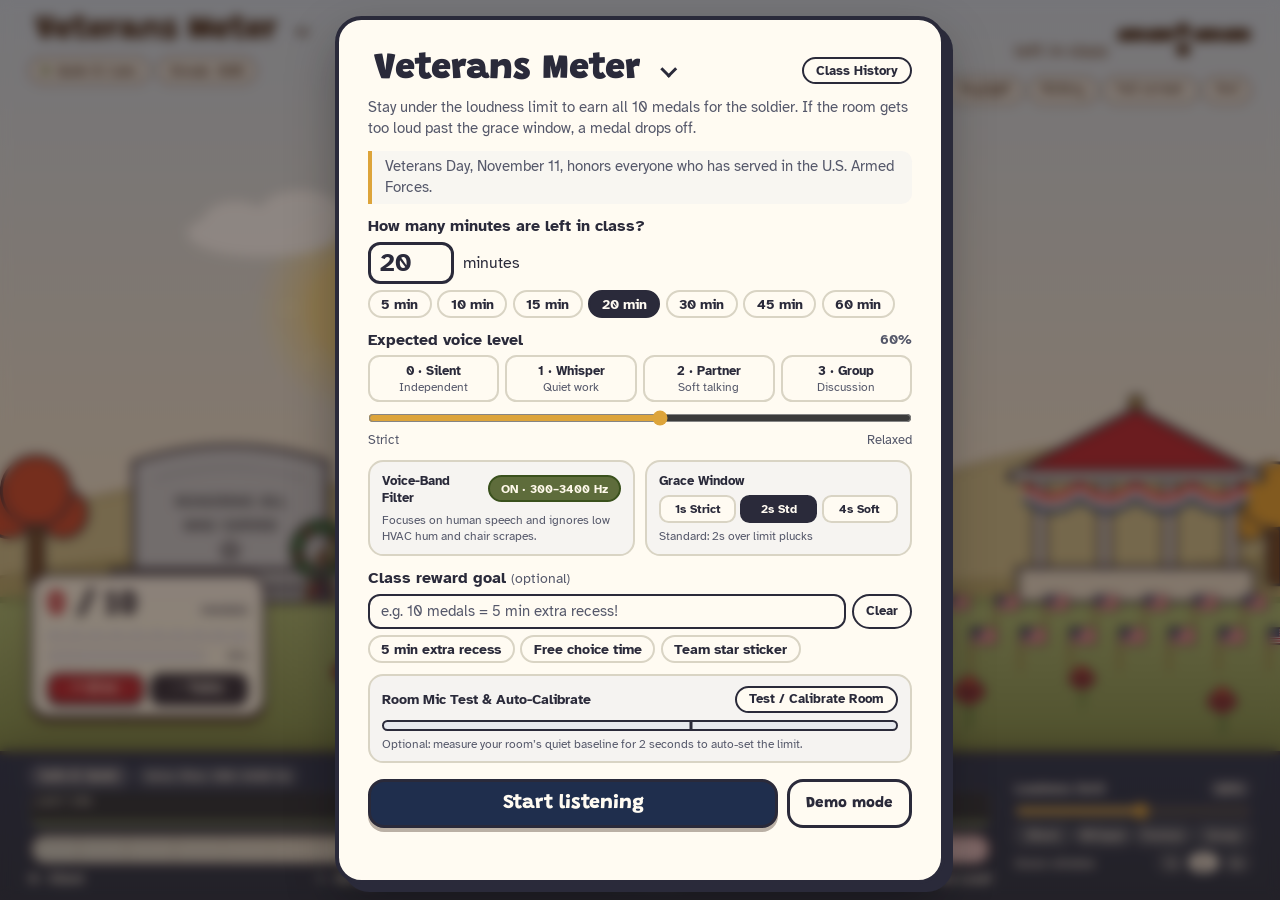
<file: meters/veterans.html>
<!DOCTYPE html>
<html lang="en">
<head>
<meta charset="utf-8">
<meta name="viewport" content="width=device-width, initial-scale=1, viewport-fit=cover">
<title>Veterans Meter — Classroom Sound Monitor</title>
<link rel="preconnect" href="https://fonts.googleapis.com">
<link rel="preconnect" href="https://fonts.gstatic.com" crossorigin>
<link href="https://fonts.googleapis.com/css2?family=Grandstander:wght@600;800;900&family=Atkinson+Hyperlegible:wght@400;700&display=swap" rel="stylesheet">
<link rel="stylesheet" href="meter-core.css">
<style>
:root{
  --sky:#DCE6F0; --sky2:#C2D2E4; --field:#9DAF6E; --field2:#1F2E4D;
  --ink:#2A2A3A; --muted:#55586A; --panel:#FFFBF2; --panel-line:#D9D4C4;
  --cranberry:#B8202E; --gold:#DDA43A; --pumpkin:#B8202E; --sage:#5E6C3B;
  --meter-bg:#E6E8EE; --btn:#1F2E4D; --btn-ink:#FFFBF2;
  --sun:#F8DD8E; --cloud:#FFFFFF; --hill1:#C9BE8C; --hill2:#B3A86E;
  --hud-bg:rgba(255,251,242,.93);
}
.app.sky-dark{
  --sun:#F2E6C4; --cloud:#4A5B7D; --hill1:#5B5848; --hill2:#4B4A3A;
  --field:#56623B; --field2:#141E36;
  --ink:#F4EEE4; --muted:#C9C2B8; --panel:#1D293B; --panel-line:#3A4A5E;
  --meter-bg:#33445A; --btn:#F4EEE4; --btn-ink:#1D293B;
  --hud-bg:rgba(29,41,59,.9);
}

.farm{position:absolute;inset:0;width:100%;height:100%;z-index:0}
.cloud-drift-1{animation:cloudDrift 78s linear infinite}
.cloud-drift-2{animation:cloudDrift 108s linear infinite reverse}
@keyframes cloudDrift{0%{transform:translateX(-110px)}50%{transform:translateX(110px)}100%{transform:translateX(-110px)}}
.sun-rays{transform-box:fill-box;transform-origin:center;animation:spinSlow 50s linear infinite}
@keyframes spinSlow{to{transform:rotate(360deg)}}

.turkey-wrap{perspective:1400px;position:relative;height:100%;width:100%;display:flex;align-items:flex-end;justify-content:center;pointer-events:none}
svg.turkey{height:82%;max-height:82%;width:auto;max-width:96%;margin-bottom:1.2%;overflow:visible;position:relative;z-index:3;--gait:.92s;will-change:transform}
svg.turkey.warn{--gait:.54s}
svg.turkey.loud{--gait:.24s}

.tk-all{transform-box:view-box;transform-origin:200px 338px}
.leg{transform-box:view-box}
.moving .tk-all{animation:strut var(--gait) ease-in-out infinite}
.loud.moving .tk-all{animation-name:run}
.moving .leg-l{animation:step var(--gait) ease-in-out infinite}
.moving .leg-r{animation:step var(--gait) ease-in-out infinite calc(var(--gait) / -2)}
.pose .tk-all{animation:puff 2s ease-in-out infinite}
.tk-head{transform-box:view-box;transform-origin:200px 205px;transition:transform .25s}
.face-r .tk-head{transform:rotate(6deg)}
.face-l .tk-head{transform:rotate(-6deg)}
.loud.face-r .tk-head{transform:rotate(12deg)}
.loud.face-l .tk-head{transform:rotate(-12deg)}
.head{transition:fill .3s}
.loud .head{fill:#DF6F58}
.lid{opacity:0;transition:opacity .2s}
.calm .lid{opacity:1}
.brow{opacity:0;transition:opacity .2s}
.warn .brow,.loud .brow{opacity:1}
.pupil{transition:r .2s,transform .2s}
.face-r .pupil{transform:translateX(3px)}
.face-l .pupil{transform:translateX(-3px)}
.loud .pupil{r:2.2}
.wattle,.m-warn,.m-loud{transition:opacity .2s}
.m-warn,.m-loud{opacity:0}
.eyes-happy{opacity:0;transition:opacity .2s}
svg.turkey.calm .eyes-happy{opacity:1}
svg.turkey.calm .eye,svg.turkey.calm .pupil,svg.turkey.calm .lid{opacity:0}
.warn .wattle,.loud .wattle{opacity:0}
.warn .m-warn,.loud .m-loud{opacity:1}
.steam{opacity:0;transition:opacity .2s}
.loud .steam{opacity:1}
.steam circle{transform-box:fill-box;transform-origin:center;animation:steam .8s ease-out infinite}
.steam circle:nth-child(2){animation-delay:-.4s}
@keyframes strut{0%,100%{transform:rotate(-4.5deg)}25%,75%{transform:translateY(-8px) rotate(0)}50%{transform:rotate(4.5deg)}}
@keyframes run{0%,100%{transform:rotate(-10deg)}25%,75%{transform:translateY(-22px) rotate(0)}50%{transform:rotate(10deg)}}
@keyframes step{0%,50%,100%{transform:translateY(0)}25%{transform:translateY(-14px)}}
@keyframes puff{0%,100%{transform:scale(1)}40%,60%{transform:translateY(-4px) scale(1.05)}}
@keyframes steam{0%{transform:translateY(0) scale(.4);opacity:.95}100%{transform:translateY(-34px) scale(1.6);opacity:0}}

.feather-inner{transform-box:view-box;transform-origin:200px 250px;transform:scale(0);opacity:0;transition:transform .7s cubic-bezier(.3,1.6,.5,1),opacity .2s}
.feather-inner.on{transform:scale(1);opacity:1}
.feather-inner.fall{animation:fall 1.4s ease-in forwards}
.feather-inner.plucked{transition:none;transform:scale(0);opacity:0}
@keyframes fall{0%{transform:none;opacity:1}100%{transform:translate(8px,120px) rotate(40deg);opacity:0}}

svg.turkey.dance{animation:dance 2.6s ease-in-out 2}
.dance .tk-all{animation:wiggle .32s ease-in-out infinite alternate!important}
.dance .leg-l{animation:step .32s ease-in-out infinite!important}
.dance .leg-r{animation:step .32s ease-in-out infinite -.16s!important}
@keyframes dance{
  0%{translate:0 0;rotate:y 0deg}
  10%{translate:0 -52px}
  20%{translate:0 0}
  30%{translate:0 -52px}
  40%{translate:0 0;rotate:y 0deg}
  55%{translate:0 -26px;rotate:y 360deg}
  62%{translate:0 0;rotate:y 360deg}
  80%{translate:0 -128px;rotate:y 720deg}
  92%{translate:0 0;rotate:y 720deg}
  96%{translate:0 -14px}
  100%{translate:0 0;rotate:y 720deg}
}
@keyframes wiggle{from{transform:rotate(-11deg)}to{transform:rotate(11deg)}}

@media (prefers-reduced-motion:reduce){
  .tk-all,.leg,.steam circle,.cloud-drift-1,.cloud-drift-2,.sun-rays{animation:none!important}
}
</style>
</head>
<body>
<div class="app sky-light" id="app">
  <header class="top">
    <div class="brand-col">
      <h1 class="brand display">
        <label class="meter-pick">
          <span class="sr-only">Choose a holiday meter</span>
          <select onchange="location.href=this.value">
            <option value="veterans.html" selected>Veterans Meter</option>
            <option value="gobble-meter.html">Gobble Meter</option>
            <option value="santa.html">Santa Meter</option>
            <option value="mlk.html">Dream Meter</option>
            <option value="washington.html">Washington Meter</option>
            <option value="easter.html">Bunny Meter</option>
            <option value="circus.html">Circus Meter</option>
            <option value="cyborg.html">Cyborg Meter</option>
          </select>
        </label>
      </h1>
      <div class="status-pills">
        <span class="pill" id="modePill"><i class="pill-dot" id="statusDot"></i><span id="statusText">Quiet &amp; Calm</span></span>
        <span class="pill" id="streakPill">Streak: <strong id="streakVal">0:00</strong></span>
        <span class="pill pill-goal" id="goalPill" hidden><span id="goalPillText"></span></span>
      </div>
    </div>

    <div class="clock display" id="clock">
      <div class="clock-readout">
        <div class="sub" id="timeSub">left in class</div>
        <div class="time" id="time">--:--</div>
      </div>
      <div class="tools">
        <button class="tool" id="minus">−1m</button>
        <button class="tool" id="plus">+1m</button>
        <button class="tool" id="pause">Pause</button>
        <button class="tool" id="mic" aria-pressed="false">Mic on</button>
        <button class="tool" id="voiceFilterBtn">Voice filter ✓</button>
        <button class="tool" id="sound" aria-pressed="false">Sound on</button>
        <button class="tool" id="skyLock" aria-pressed="false">Daylight</button>
        <button class="tool" id="histBtnTop">History</button>
        <button class="tool" id="full">Full screen</button>
        <button class="tool" id="stop">End</button>
      </div>
    </div>
  </header>

  <canvas class="weather" id="weather" aria-hidden="true"></canvas>
  <canvas class="fx-canvas" id="fxCanvas" aria-hidden="true"></canvas>

  <main class="stage">
    <svg class="farm" viewBox="0 0 1200 600" preserveAspectRatio="xMidYMax slice" aria-hidden="true">
      <defs>
        <radialGradient id="sunGlow" cx="50%" cy="50%" r="50%">
          <stop offset="0%" stop-color="#FFF8DB" stop-opacity="1"/>
          <stop offset="50%" stop-color="#F8DD8E" stop-opacity=".8"/>
          <stop offset="100%" stop-color="#F8DD8E" stop-opacity="0"/>
        </radialGradient>
        <radialGradient id="moonGlow" cx="50%" cy="50%" r="50%">
          <stop offset="0%" stop-color="#FFF7DC" stop-opacity=".75"/>
          <stop offset="100%" stop-color="#FFF7DC" stop-opacity="0"/>
        </radialGradient>
        <linearGradient id="parkGrass" x1="0" y1="0" x2="0" y2="1">
          <stop offset="0%" stop-color="#A6B975"/>
          <stop offset="100%" stop-color="#7B8E4C"/>
        </linearGradient>
        <g id="tree" stroke="#2A2A3A" stroke-width="3" stroke-linejoin="round">
          <rect x="-7" y="-60" width="14" height="60" fill="#6B4322"/>
          <circle cx="-26" cy="-70" r="24" fill="currentColor"/>
          <circle cx="26" cy="-70" r="24" fill="currentColor"/>
          <circle cx="0" cy="-92" r="34" fill="currentColor"/>
        </g>
        <g id="smallflag">
          <line x1="0" y1="0" x2="0" y2="-40" stroke="#8A6A3A" stroke-width="2.5"/>
          <rect x="0" y="-40" width="24" height="15" fill="#FFFFFF"/><rect x="0" y="-40.0" width="24" height="1.2" fill="#C8202E"/><rect x="0" y="-37.7" width="24" height="1.2" fill="#C8202E"/><rect x="0" y="-35.4" width="24" height="1.2" fill="#C8202E"/><rect x="0" y="-33.1" width="24" height="1.2" fill="#C8202E"/><rect x="0" y="-30.8" width="24" height="1.2" fill="#C8202E"/><rect x="0" y="-28.5" width="24" height="1.2" fill="#C8202E"/><rect x="0" y="-26.2" width="24" height="1.2" fill="#C8202E"/><rect x="0" y="-40" width="10.1" height="8.1" fill="#1F3A6B"/><rect x="0" y="-40" width="24" height="15" fill="none" stroke="#2A2A3A" stroke-width="1.5"/>
        </g>
        <g id="poppy" stroke="#2A2A3A" stroke-width="2">
          <path d="M0 0 Q2 -14 0 -26" fill="none" stroke="#3E6B2E" stroke-width="3"/>
          <circle cx="-6" cy="-30" r="7" fill="#C8202E"/><circle cx="6" cy="-30" r="7" fill="#C8202E"/>
          <circle cx="0" cy="-36" r="7" fill="#D93A30"/><circle cx="0" cy="-25" r="6" fill="#C8202E"/>
          <circle cx="0" cy="-30" r="3.2" fill="#1A1A1C"/>
        </g>
      </defs>
      <filter id="tod" x="0" y="0" width="100%" height="100%" color-interpolation-filters="sRGB">
        <feColorMatrix id="todMatrix" type="matrix" values="1 0 0 0 0  0 1 0 0 0  0 0 1 0 0  0 0 0 1 0"/>
      </filter>

      <g id="stars" fill="#FFF6DD" opacity="0"></g>
      <g id="moon" opacity="0">
        <circle cx="0" cy="0" r="68" fill="url(#moonGlow)"/>
        <path d="M4 -36 A36 36 0 1 0 4 36 A27 36 0 1 1 4 -36 Z" fill="#F4EBC8" stroke="#2A2A3A" stroke-width="2.5"/>
      </g>
      <g id="sunGroup" transform="translate(960 115)">
        <circle cx="0" cy="0" r="100" fill="url(#sunGlow)"/>
        <g class="sun-rays" stroke="#FFF2C2" stroke-width="4" stroke-linecap="round" opacity=".55">
          <line x1="0" y1="-74" x2="0" y2="-62"/><line x1="0" y1="62" x2="0" y2="74"/>
          <line x1="-74" y1="0" x2="-62" y2="0"/><line x1="62" y1="0" x2="74" y2="0"/>
          <line x1="-52" y1="-52" x2="-43" y2="-43"/><line x1="43" y1="43" x2="52" y2="52"/>
          <line x1="52" y1="-52" x2="43" y2="-43"/><line x1="-43" y1="43" x2="-52" y2="52"/>
        </g>
        <circle id="sun" cx="0" cy="0" r="50" fill="var(--sun)"/>
      </g>

      <g id="clouds">
        <g class="cloud-drift-1" fill="var(--cloud)" opacity=".92">
          <ellipse cx="250" cy="120" rx="70" ry="22"/><ellipse cx="285" cy="104" rx="40" ry="24"/><ellipse cx="225" cy="108" rx="30" ry="18"/>
        </g>
        <g class="cloud-drift-2" fill="var(--cloud)" opacity=".86">
          <ellipse cx="660" cy="80" rx="60" ry="18"/><ellipse cx="690" cy="66" rx="34" ry="20"/>
        </g>
      </g>

      <g id="land" filter="url(#tod)">
        <path d="M0 395 Q200 315 420 375 T850 355 T1200 365 V600 H0 Z" fill="var(--hill1)" stroke="#A89A68" stroke-width="3"/>
        <use href="#tree" transform="translate(520 404) scale(.7)" style="color:#D8662A"/>
        <use href="#tree" transform="translate(590 396) scale(.55)" style="color:#E3A12F"/>
        <use href="#tree" transform="translate(690 402) scale(.65)" style="color:#C8452B"/>
        <use href="#tree" transform="translate(850 392) scale(.6)" style="color:#B5762E"/>
        <path d="M0 440 Q300 385 600 425 T1200 415 V600 H0 Z" fill="var(--hill2)" stroke="#A89A68" stroke-width="3"/>
        <use href="#tree" transform="translate(40 446) scale(.95)" style="color:#C8452B"/>
        <use href="#tree" transform="translate(1188 446) scale(.9)" style="color:#E3A12F"/>

        <rect x="0" y="460" width="1200" height="140" fill="url(#parkGrass)"/>
        <path d="M0 460 H1200" stroke="#879A5C" stroke-width="6"/>

        <!-- Stone memorial with wreath -->
        <g stroke="#2A2A3A" stroke-width="3.5" stroke-linejoin="round">
          <rect x="96" y="446" width="248" height="16" fill="#A3A8B0"/>
          <rect x="110" y="432" width="220" height="16" fill="#B3B8BF"/>
          <path d="M130 432 V332 Q220 302 310 332 V432 Z" fill="#C3C8CF"/>
          <path d="M150 348 Q220 326 290 348" fill="none" stroke="#9AA0A8" stroke-width="2"/>
          <text x="220" y="374" text-anchor="middle" font-family="Grandstander, system-ui, sans-serif" font-weight="800" font-size="16" fill="#5D646E" stroke="none">HONORING ALL</text>
          <text x="220" y="396" text-anchor="middle" font-family="Grandstander, system-ui, sans-serif" font-weight="800" font-size="16" fill="#5D646E" stroke="none">WHO SERVED</text>
          <path d="M220 404 l3 6.5 7 .6 -5.3 4.6 1.6 6.9 -6.3 -3.7 -6.3 3.7 1.6 -6.9 -5.3 -4.6 7 -.6 z" fill="#9AA0A8" stroke-width="1.5"/>
          <path d="M290 462 L304 414 M318 462 L304 414" stroke="#6B4322" stroke-width="4"/>
          <circle cx="304" cy="414" r="22" fill="none" stroke="#2A2A3A" stroke-width="14"/>
          <circle cx="304" cy="414" r="22" fill="none" stroke="#2E6B3A" stroke-width="9"/>
          <circle cx="292" cy="398" r="3" fill="#C8202E" stroke-width="1"/><circle cx="320" cy="402" r="3" fill="#C8202E" stroke-width="1"/><circle cx="324" cy="424" r="3" fill="#C8202E" stroke-width="1"/><circle cx="284" cy="420" r="3" fill="#C8202E" stroke-width="1"/>
          <path d="M304 436 l-10 22 6 -2 2 6 z" fill="#C8202E" stroke-width="2"/>
          <path d="M304 436 l10 22 -6 -2 -2 6 z" fill="#1F3A6B" stroke-width="2"/>
          <path d="M304 436 c-12 -10 -16 4 0 0 c16 4 12 -10 0 0 z" fill="#FFFFFF" stroke-width="2"/>
        </g>

        <!-- Tall flagpole -->
        <g stroke="#2A2A3A" stroke-width="3">
          <rect x="386" y="454" width="28" height="9" fill="#A3A8B0"/>
          <rect x="397" y="150" width="6" height="306" fill="#C9CDD3"/>
          <circle cx="400" cy="145" r="7" fill="#E3B23C"/>
        </g>
        <rect x="403" y="156" width="124" height="70" fill="#FFFFFF"/><rect x="403" y="156.0" width="124" height="5.4" fill="#C8202E"/><rect x="403" y="166.8" width="124" height="5.4" fill="#C8202E"/><rect x="403" y="177.5" width="124" height="5.4" fill="#C8202E"/><rect x="403" y="188.3" width="124" height="5.4" fill="#C8202E"/><rect x="403" y="199.1" width="124" height="5.4" fill="#C8202E"/><rect x="403" y="209.8" width="124" height="5.4" fill="#C8202E"/><rect x="403" y="220.6" width="124" height="5.4" fill="#C8202E"/><rect x="403" y="156" width="52.1" height="37.7" fill="#1F3A6B"/>
        <circle cx="408.0" cy="160.0" r="1.4" fill="#FFFFFF"/><circle cx="418.5" cy="160.0" r="1.4" fill="#FFFFFF"/><circle cx="429.0" cy="160.0" r="1.4" fill="#FFFFFF"/><circle cx="439.6" cy="160.0" r="1.4" fill="#FFFFFF"/><circle cx="450.1" cy="160.0" r="1.4" fill="#FFFFFF"/>
        <circle cx="408.0" cy="169.9" r="1.4" fill="#FFFFFF"/><circle cx="418.5" cy="169.9" r="1.4" fill="#FFFFFF"/><circle cx="429.0" cy="169.9" r="1.4" fill="#FFFFFF"/><circle cx="439.6" cy="169.9" r="1.4" fill="#FFFFFF"/><circle cx="450.1" cy="169.9" r="1.4" fill="#FFFFFF"/>
        <circle cx="408.0" cy="179.8" r="1.4" fill="#FFFFFF"/><circle cx="418.5" cy="179.8" r="1.4" fill="#FFFFFF"/><circle cx="429.0" cy="179.8" r="1.4" fill="#FFFFFF"/><circle cx="439.6" cy="179.8" r="1.4" fill="#FFFFFF"/><circle cx="450.1" cy="179.8" r="1.4" fill="#FFFFFF"/>
        <circle cx="408.0" cy="189.7" r="1.4" fill="#FFFFFF"/><circle cx="418.5" cy="189.7" r="1.4" fill="#FFFFFF"/><circle cx="429.0" cy="189.7" r="1.4" fill="#FFFFFF"/><circle cx="439.6" cy="189.7" r="1.4" fill="#FFFFFF"/><circle cx="450.1" cy="189.7" r="1.4" fill="#FFFFFF"/>
        <rect x="403" y="156" width="124" height="70" fill="none" stroke="#2A2A3A" stroke-width="2.5"/>

        <!-- Bandstand with bunting -->
        <g stroke="#2A2A3A" stroke-width="3.5" stroke-linejoin="round">
          <rect x="950" y="430" width="220" height="32" fill="#E9E2D2"/>
          <path d="M950 446 H1170" stroke="#C9C0AC" stroke-width="2"/>
          <rect x="966" y="344" width="10" height="86" fill="#FFF8EC"/><rect x="1026" y="344" width="10" height="86" fill="#FFF8EC"/>
          <rect x="1086" y="344" width="10" height="86" fill="#FFF8EC"/><rect x="1144" y="344" width="10" height="86" fill="#FFF8EC"/>
          <path d="M940 346 L1060 282 L1180 346 Z" fill="#B3202E"/>
          <rect x="944" y="340" width="232" height="9" fill="#FFFFFF"/>
          <circle cx="1060" cy="277" r="6" fill="#E3B23C"/>
          <path d="M956 354 q26 22 52 0 q26 22 52 0 q26 22 52 0 q26 22 52 0" fill="none" stroke="#C8202E" stroke-width="6"/>
          <path d="M956 360 q26 22 52 0 q26 22 52 0 q26 22 52 0 q26 22 52 0" fill="none" stroke="#FFFFFF" stroke-width="5"/>
          <path d="M956 366 q26 22 52 0 q26 22 52 0 q26 22 52 0 q26 22 52 0" fill="none" stroke="#1F3A6B" stroke-width="5"/>
        </g>

        <!-- Bench -->
        <g stroke="#2A2A3A" stroke-width="3" stroke-linejoin="round">
          <rect x="760" y="530" width="90" height="8" rx="2" fill="#8A6A3A"/>
          <rect x="760" y="512" width="90" height="8" rx="2" fill="#8A6A3A"/>
          <path d="M768 538 v18 M842 538 v18" stroke-width="4"/>
        </g>

        <!-- Older veteran walker -->
        <g id="pilgrim" style="display:none" stroke="#2A2A3A" stroke-width="2.5" stroke-linejoin="round">
          <g id="pilBody">
            <ellipse cx="0" cy="-1" rx="18" ry="4.5" fill="#2A2A3A" opacity=".18" stroke="none"/>
            <g id="pilLegB"><rect x="-5" y="-52" width="10" height="44" fill="#3A3A46"/><ellipse cx="4" cy="-4" rx="9" ry="5" fill="#1A1416"/></g>
            <g id="pilLegA"><rect x="-5" y="-52" width="10" height="44" fill="#4A4A58"/><ellipse cx="4" cy="-4" rx="9" ry="5" fill="#1A1416"/></g>
            <path class="coat" d="M-14 -98 L16 -98 L20 -44 L-18 -44 Z" fill="#3E4A6B"/>
            <path d="M-2 -98 L9 -98 L3.5 -84 Z" fill="#FFFFFF" stroke-width="1.5"/>
            <rect x="4" y="-82" width="9" height="4" fill="#C8202E" stroke-width="1"/>
            <circle cx="8.5" cy="-74" r="2.6" fill="#E3B23C" stroke-width="1"/>
            <g id="pilFork">
              <line x1="16" y1="-58" x2="16" y2="-122" stroke="#8A6A3A" stroke-width="3"/>
              <g stroke="none"><rect x="16" y="-122" width="30" height="19" fill="#FFFFFF"/><rect x="16" y="-122.0" width="30" height="1.5" fill="#C8202E"/><rect x="16" y="-119.1" width="30" height="1.5" fill="#C8202E"/><rect x="16" y="-116.2" width="30" height="1.5" fill="#C8202E"/><rect x="16" y="-113.2" width="30" height="1.5" fill="#C8202E"/><rect x="16" y="-110.3" width="30" height="1.5" fill="#C8202E"/><rect x="16" y="-107.4" width="30" height="1.5" fill="#C8202E"/><rect x="16" y="-104.5" width="30" height="1.5" fill="#C8202E"/><rect x="16" y="-122" width="12.6" height="10.2" fill="#1F3A6B"/><rect x="16" y="-122" width="30" height="19" fill="none" stroke="#2A2A3A" stroke-width="2.5"/></g>
            </g>
            <g id="pilArm">
              <line x1="2" y1="-92" x2="13" y2="-68" stroke="#2A2A3A" stroke-width="11" stroke-linecap="round"/>
              <line class="coatS" x1="2" y1="-92" x2="13" y2="-68" stroke="#3E4A6B" stroke-width="7" stroke-linecap="round"/>
              <circle id="pilHand" class="skin" cx="15" cy="-64" r="5" fill="#C68A5E"/>
            </g>
            <circle cx="0" cy="-112" r="12.5" fill="#C9C9C9"/>
            <circle class="skin" cx="3" cy="-110" r="11" fill="#C68A5E"/>
            <circle class="skin" cx="-5" cy="-110" r="3" fill="#C68A5E" stroke-width="1.5"/>
            <circle cx="9" cy="-113" r="1.6" fill="#2A2A3A" stroke="none"/>
            <path d="M5 -105 q4 -1 8 1" fill="none" stroke="#C9C9C9" stroke-width="2.5" stroke-linecap="round"/>
            <path d="M5 -101 q3.5 2.5 7 0" fill="none" stroke-width="1.6" stroke-linecap="round"/>
            <g id="pilHat">
              <path d="M-11 -120 L15 -120 L12 -130 Q1 -126 -9 -131 Z" fill="#3E4A6B"/>
              <circle cx="9" cy="-124" r="1.8" fill="#E3B23C" stroke="none"/>
            </g>
          </g>
        </g>

        <!-- Small flags & poppies -->
        <use href="#smallflag" transform="translate(470 492) scale(0.9)"/><use href="#smallflag" transform="translate(516 492) scale(0.9)"/><use href="#smallflag" transform="translate(562 492) scale(0.9)"/><use href="#smallflag" transform="translate(608 492) scale(0.9)"/><use href="#smallflag" transform="translate(654 492) scale(0.9)"/><use href="#smallflag" transform="translate(700 492) scale(0.9)"/><use href="#smallflag" transform="translate(746 492) scale(0.9)"/><use href="#smallflag" transform="translate(792 492) scale(0.9)"/><use href="#smallflag" transform="translate(838 492) scale(0.9)"/><use href="#smallflag" transform="translate(884 492) scale(0.9)"/><use href="#smallflag" transform="translate(930 492) scale(0.9)"/><use href="#smallflag" transform="translate(976 492) scale(0.9)"/><use href="#smallflag" transform="translate(1022 492) scale(0.9)"/><use href="#smallflag" transform="translate(1068 492) scale(0.9)"/><use href="#smallflag" transform="translate(1114 492) scale(0.9)"/><use href="#smallflag" transform="translate(1160 492) scale(0.9)"/>
        <use href="#smallflag" transform="translate(493 526) scale(1.0)"/><use href="#smallflag" transform="translate(539 526) scale(1.0)"/><use href="#smallflag" transform="translate(585 526) scale(1.0)"/><use href="#smallflag" transform="translate(631 526) scale(1.0)"/><use href="#smallflag" transform="translate(677 526) scale(1.0)"/><use href="#smallflag" transform="translate(723 526) scale(1.0)"/><use href="#smallflag" transform="translate(769 526) scale(1.0)"/><use href="#smallflag" transform="translate(815 526) scale(1.0)"/><use href="#smallflag" transform="translate(861 526) scale(1.0)"/><use href="#smallflag" transform="translate(907 526) scale(1.0)"/><use href="#smallflag" transform="translate(953 526) scale(1.0)"/><use href="#smallflag" transform="translate(999 526) scale(1.0)"/><use href="#smallflag" transform="translate(1045 526) scale(1.0)"/><use href="#smallflag" transform="translate(1091 526) scale(1.0)"/><use href="#smallflag" transform="translate(1137 526) scale(1.0)"/><use href="#smallflag" transform="translate(1183 526) scale(1.0)"/>
        <use href="#poppy" transform="translate(70 548) scale(1)"/><use href="#poppy" transform="translate(120 574) scale(0.8)"/><use href="#poppy" transform="translate(330 560) scale(1.1)"/><use href="#poppy" transform="translate(380 586) scale(0.8)"/><use href="#poppy" transform="translate(640 582) scale(0.9)"/><use href="#poppy" transform="translate(720 556) scale(1)"/><use href="#poppy" transform="translate(905 578) scale(1.1)"/><use href="#poppy" transform="translate(1010 560) scale(0.9)"/><use href="#poppy" transform="translate(1140 584) scale(1)"/>
      </g>
    </svg>

    <div class="bubble display" id="bubble">At ease. Nice and quiet!</div>

    <div class="score" id="scoreCard">
      <div class="score-head">
        <div class="n display"><span id="count">0</span> / 10</div>
        <div class="lbl">medals</div>
      </div>
      <div class="feather-pips" id="featherPips" aria-hidden="true"></div>
      <div class="next-wrap">
        <div class="next" title="Progress to next medal"><i id="nextBar"></i></div>
        <span class="next-pct" id="nextPct">0%</span>
      </div>
      <div class="fb-row">
        <button class="give display" id="give" type="button" title="Award a medal for good behavior (shortcut: F)">+ Give</button>
        <button class="give take display" id="take" type="button" title="A medal comes off (shortcut: T)">− Take</button>
      </div>
    </div>

    <div class="demo-pad" id="demoPad" hidden>
      <div class="demo-title display"><span>Demo Sound Level</span><span id="demoVal">25%</span></div>
      <input type="range" id="demoSlider" min="0" max="100" value="25" aria-label="Simulated room noise">
      <div class="demo-btns">
        <button class="demo-btn" type="button" data-demo="18">Quiet</button>
        <button class="demo-btn" type="button" data-demo="52">Warn</button>
        <button class="demo-btn" type="button" data-demo="88">Loud!</button>
      </div>
    </div>

    <div class="turkey-wrap">
      <svg class="turkey calm" id="turkey" viewBox="-50 -10 500 375" role="img" aria-label="A friendly soldier who earns medals as the class stays quiet">
        <defs><clipPath id="coatClip"><ellipse cx="200" cy="252" rx="78" ry="66"/></clipPath></defs>
        <ellipse cx="200" cy="342" rx="88" ry="14" fill="#2A2A3A" opacity=".22"/>
        <g class="tk-all">
          <g class="tk-body">
            <g stroke="#2A2A3A" stroke-width="4" stroke-linejoin="round">
              <g class="leg leg-l">
                <rect x="168" y="292" width="22" height="28" fill="#4E5A30"/>
                <path d="M164 316 H192 V334 Q192 340 186 340 H156 Q148 340 150 332 Q152 324 164 322 Z" fill="#1A1A1C"/>
              </g>
              <g class="leg leg-r">
                <rect x="210" y="292" width="22" height="28" fill="#4E5A30"/>
                <path d="M236 316 H208 V334 Q208 340 214 340 H244 Q252 340 250 332 Q248 324 236 322 Z" fill="#1A1A1C"/>
              </g>
            </g>
            <ellipse cx="200" cy="252" rx="78" ry="66" fill="#6B7A45"/>
            <g clip-path="url(#coatClip)">
              <path d="M178 182 L222 182 L200 234 Z" fill="#E6DCC0" stroke="#2A2A3A" stroke-width="2.5" stroke-linejoin="round"/>
              <path d="M195 202 H205 L208 226 L200 236 L192 226 Z" fill="#3A3F2A" stroke="#2A2A3A" stroke-width="2" stroke-linejoin="round"/>
              <rect x="194" y="196" width="12" height="8" rx="2" fill="#3A3F2A" stroke="#2A2A3A" stroke-width="2"/>
              <path d="M178 182 L200 234 L188 240 L158 194 Z" fill="#5E6C3B" stroke="#2A2A3A" stroke-width="2.5" stroke-linejoin="round"/>
              <path d="M222 182 L200 234 L212 240 L242 194 Z" fill="#5E6C3B" stroke="#2A2A3A" stroke-width="2.5" stroke-linejoin="round"/>
              <rect x="110" y="298" width="180" height="12" fill="#4E5A30" stroke="#2A2A3A" stroke-width="2.5"/>
              <rect x="192" y="296" width="16" height="16" rx="2" fill="#E3B23C" stroke="#2A2A3A" stroke-width="2"/>
            </g>
            <circle cx="200" cy="252" r="3.6" fill="#E3B23C" stroke="#2A2A3A" stroke-width="1.5"/>
            <circle cx="200" cy="284" r="3.6" fill="#E3B23C" stroke="#2A2A3A" stroke-width="1.5"/>
            <ellipse cx="200" cy="252" rx="78" ry="66" fill="none" stroke="#2A2A3A" stroke-width="5"/>
            <g stroke="#2A2A3A" stroke-width="2.5">
              <rect x="134" y="200" width="34" height="11" rx="5" fill="#4E5A30" transform="rotate(-28 151 205)"/>
              <rect x="232" y="200" width="34" height="11" rx="5" fill="#4E5A30" transform="rotate(28 249 205)"/>
              <path d="M139 211 l26 -14 M261 211 l-26 -14" stroke="#E3B23C" stroke-width="2.5"/>
            </g>
            <g id="tail"></g>
            <g stroke="#2A2A3A" stroke-width="4">
              <ellipse cx="128" cy="252" rx="20" ry="40" fill="#6B7A45" transform="rotate(22 128 252)"/>
              <ellipse cx="272" cy="252" rx="20" ry="40" fill="#6B7A45" transform="rotate(-22 272 252)"/>
              <ellipse cx="116" cy="281" rx="15" ry="5" fill="#E3B23C" stroke-width="2" transform="rotate(22 116 281)"/>
              <ellipse cx="284" cy="281" rx="15" ry="5" fill="#E3B23C" stroke-width="2" transform="rotate(-22 284 281)"/>
              <circle cx="111" cy="294" r="11" fill="#D9A57E"/>
              <circle cx="289" cy="294" r="11" fill="#D9A57E"/>
            </g>
            <g class="tk-head">
              <g class="steam" fill="#FFF8E6" stroke="#2A2A3A" stroke-width="2">
                <circle cx="154" cy="112" r="8"/><circle cx="246" cy="112" r="8"/>
              </g>
              <circle cx="164" cy="172" r="8" fill="#D9A57E" stroke="#2A2A3A" stroke-width="4"/>
              <circle cx="236" cy="172" r="8" fill="#D9A57E" stroke="#2A2A3A" stroke-width="4"/>
              <circle class="head" cx="200" cy="168" r="36" fill="#D9A57E" stroke="#2A2A3A" stroke-width="5"/>
              <circle cx="178" cy="184" r="6" fill="#E8907A" opacity=".5"/>
              <circle cx="222" cy="184" r="6" fill="#E8907A" opacity=".5"/>
              <circle class="eye" cx="186" cy="166" r="8" fill="#fff" stroke="#2A2A3A" stroke-width="2.5"/>
              <circle class="eye" cx="214" cy="166" r="8" fill="#fff" stroke="#2A2A3A" stroke-width="2.5"/>
              <circle class="pupil" cx="187" cy="167" r="4.2" fill="#2A2A3A"/>
              <circle class="pupil" cx="213" cy="167" r="4.2" fill="#2A2A3A"/>
              <path class="lid" d="M177 167 a9 9 0 0 1 18 0 Z M205 167 a9 9 0 0 1 18 0 Z" fill="#D9A57E" stroke="#2A2A3A" stroke-width="2.5" stroke-linejoin="round"/>
              <path class="eyes-happy" d="M177 169 q9 -11 18 0 M205 169 q9 -11 18 0" fill="none" stroke="#2A2A3A" stroke-width="4.5" stroke-linecap="round"/>
              <path class="brow" d="M176 152 l18 6 M224 152 l-18 6" stroke="#2A2A3A" stroke-width="4.5" stroke-linecap="round"/>
              <path d="M200 170 q7 10 -2 14" fill="none" stroke="#2A2A3A" stroke-width="3" stroke-linecap="round"/>
              <path class="wattle" d="M187 191 Q200 202 213 191" fill="none" stroke="#2A2A3A" stroke-width="3.5" stroke-linecap="round"/>
              <path class="m-warn" d="M191 195 H209" stroke="#2A2A3A" stroke-width="3.5" stroke-linecap="round"/>
              <g class="m-loud">
                <ellipse cx="200" cy="196" rx="10" ry="9" fill="#8E2A2A" stroke="#2A2A3A" stroke-width="3"/>
                <rect x="193" y="188.5" width="14" height="4" rx="1" fill="#FFFFFF"/>
              </g>
              <path d="M154 140 C156 102 244 102 246 140 Z" fill="#6B7A45" stroke="#2A2A3A" stroke-width="4" stroke-linejoin="round"/>
              <rect x="156" y="132" width="88" height="14" rx="3" fill="#4E5A30" stroke="#2A2A3A" stroke-width="3.5"/>
              <path d="M160 139 H240" stroke="#E3B23C" stroke-width="2"/>
              <path d="M162 146 Q200 163 238 146 Z" fill="#1A1A1C" stroke="#2A2A3A" stroke-width="3.5" stroke-linejoin="round"/>
              <circle cx="200" cy="122" r="8.5" fill="#E3B23C" stroke="#2A2A3A" stroke-width="2.5"/>
              <path d="M200 115.5 l1.9 4.2 4.5 .4 -3.4 3 1 4.4 -4 -2.3 -4 2.3 1 -4.4 -3.4 -3 4.5 -.4 z" fill="#FFF1B8"/>
            </g>
          </g>
        </g>
      </svg>
    </div>
  </main>

  <footer class="meter-row">
    <div class="meter-col">
      <div class="meter-head">
        <div class="meter-head-left">
          <span class="zone-badge" id="zoneBadge">Safe &amp; Quiet</span>
          <span class="filter-tag" id="filterTag">Voice filter 300–3400 Hz</span>
        </div>
        <div class="danger-wrap" id="dangerWrap">
          <span>Medal alert!</span>
          <div class="danger-track"><i id="dangerFill"></i></div>
        </div>
      </div>
      <div class="spark-wrap" title="Rolling 30-second noise history">
        <canvas id="sparkline" aria-hidden="true"></canvas>
        <span class="spark-lbl">Last 30s</span>
      </div>
      <div class="meter" id="meter" role="meter" aria-label="Classroom noise level" aria-valuemin="0" aria-valuemax="100" aria-valuenow="0">
        <div class="meter-zones"></div>
        <div class="fill" id="fill"></div>
        <div class="meter-ticks"></div>
        <div class="peak" id="peakMark"></div>
        <div class="limit" id="limitMark"></div>
      </div>
      <div class="meter-labels"><span>0 · Silent</span><span>1 · Whisper</span><span>2 · Partner</span><span>3 · Too Loud!</span></div>
    </div>

    <div class="limit-ctl">
      <div class="limit-top"><label for="limit2">Loudness limit</label><span class="limit-val" id="limitVal">60%</span></div>
      <input type="range" id="limit2" min="25" max="90" value="60" aria-label="Loudness limit">
      <div class="presets">
        <button class="preset" type="button" data-limit="38">Silent</button>
        <button class="preset" type="button" data-limit="52">Whisper</button>
        <button class="preset" type="button" data-limit="66">Partner</button>
        <button class="preset" type="button" data-limit="80">Group</button>
      </div>
      <div class="grace-inline">
        <span>Grace window</span>
        <div class="grace-pills">
          <button class="grace-pill" type="button" data-grace="1000">1s</button>
          <button class="grace-pill" type="button" data-grace="2000">2s</button>
          <button class="grace-pill" type="button" data-grace="4000">4s</button>
        </div>
      </div>
    </div>
  </footer>

  <!-- Setup Overlay -->
  <div class="overlay" id="setup">
    <div class="card">
      <div class="card-head">
        <h2 class="display">
          <label class="meter-pick">
            <span class="sr-only">Choose a holiday meter</span>
            <select onchange="location.href=this.value">
              <option value="veterans.html" selected>Veterans Meter</option>
              <option value="gobble-meter.html">Gobble Meter</option>
              <option value="santa.html">Santa Meter</option>
              <option value="mlk.html">Dream Meter</option>
              <option value="washington.html">Washington Meter</option>
              <option value="easter.html">Bunny Meter</option>
              <option value="circus.html">Circus Meter</option>
              <option value="cyborg.html">Cyborg Meter</option>
            </select>
          </label>
        </h2>
        <button class="cal-btn" id="histBtnSetup" type="button">Class History</button>
      </div>
      <p>Stay under the loudness limit to earn all 10 medals for the soldier. If the room gets too loud past the grace window, a medal drops off.</p>
      <p class="quote" style="font-style:normal">Veterans Day, November 11, honors everyone who has served in the U.S. Armed Forces.</p>

      <label class="q" for="minsInput">How many minutes are left in class?</label>
      <div class="mins"><input id="minsInput" type="number" min="1" max="180" value="20" inputmode="numeric"><span>minutes</span></div>
      <div class="chips" id="chips"></div>

      <div class="q"><label for="limit1">Expected voice level</label><span id="limit1Label" style="font-size:.88rem;color:var(--muted)">60%</span></div>
      <div class="setup-presets">
        <button class="setup-preset" type="button" data-limit="38">0 · Silent<small>Independent</small></button>
        <button class="setup-preset" type="button" data-limit="52">1 · Whisper<small>Quiet work</small></button>
        <button class="setup-preset" type="button" data-limit="66">2 · Partner<small>Soft talking</small></button>
        <button class="setup-preset" type="button" data-limit="80">3 · Group<small>Discussion</small></button>
      </div>
      <input type="range" id="limit1" min="25" max="90" value="60">
      <div class="range-ends"><span>Strict</span><span>Relaxed</span></div>

      <div class="setup-two-col">
        <div class="sub-box">
          <div class="sub-box-title"><span>Voice-Band Filter</span><button class="switch-btn" id="voiceFilterSetup" type="button" aria-pressed="true">ON · 300–3400 Hz</button></div>
          <div style="font-size:.77rem;color:var(--muted);line-height:1.35">Focuses on human speech and ignores low HVAC hum and chair scrapes.</div>
        </div>
        <div class="sub-box">
          <div class="sub-box-title"><span>Grace Window</span></div>
          <div class="seg-row">
            <button class="seg-btn" type="button" data-grace="1000">1s Strict</button>
            <button class="seg-btn" type="button" data-grace="2000">2s Std</button>
            <button class="seg-btn" type="button" data-grace="4000">4s Soft</button>
          </div>
          <div id="graceHint" style="font-size:.76rem;color:var(--muted);margin-top:.32rem">Standard: 2s over limit drops a medal</div>
        </div>
      </div>

      <div class="q"><label for="goalInput">Class reward goal <span style="font-weight:400;color:var(--muted);font-size:.86rem">(optional)</span></label></div>
      <div class="goal-input-row">
        <input class="goal-input" id="goalInput" type="text" maxlength="64" placeholder="e.g. 10 medals = 5 min extra recess!">
        <button class="cal-btn" id="clearGoal" type="button">Clear</button>
      </div>
      <div class="chips" style="margin-top:.38rem">
        <button class="chip" type="button" data-goal="5 min extra recess">5 min extra recess</button>
        <button class="chip" type="button" data-goal="Free choice time">Free choice time</button>
        <button class="chip" type="button" data-goal="Team star sticker">Team star sticker</button>
      </div>

      <div class="cal-box">
        <div class="cal-row">
          <strong style="font-size:.86rem">Room Mic Test &amp; Auto-Calibrate</strong>
          <button class="cal-btn" id="calBtn" type="button">Test / Calibrate Room</button>
        </div>
        <div class="mini-meter" aria-hidden="true"><i id="calFill"></i><div class="mini-limit" id="calLimit"></div></div>
        <div id="calHint" style="font-size:.78rem;color:var(--muted);margin-top:.28rem">Optional: measure your room’s quiet baseline for 2 seconds to auto-set the limit.</div>
      </div>

      <div class="go-row">
        <button class="go display" id="start">Start listening</button>
        <button class="go-secondary display" id="startDemo" type="button">Demo mode</button>
      </div>
      <div class="err" id="err" role="alert"></div>
    </div>
  </div>

  <!-- Summary Overlay -->
  <div class="overlay" id="done" hidden>
    <div class="card" style="text-align:center">
      <h2 class="display">Time’s up!</h2>
      <p style="margin-inline:auto">Your class earned</p>
      <div class="big-feathers display"><span id="finalCount">0</span> of 10</div>
      <p style="margin-inline:auto" id="finalMsg">medals.</p>
      <div class="goal-result" id="goalResult" hidden></div>
      <div class="stats-grid">
        <div class="stat-card"><b id="statQuiet">100%</b><span>Time Quiet</span></div>
        <div class="stat-card"><b id="statStreak">0:00</b><span>Best Streak</span></div>
        <div class="stat-card"><b id="statPlucks">0</b><span>Dropped</span></div>
      </div>
      <button class="go display" id="again">Start again</button>
    </div>
  </div>

  <!-- History Modal -->
  <div class="overlay" id="historyModal" hidden>
    <div class="card">
      <div class="card-head">
        <h2 class="display">Class History</h2>
        <button class="cal-btn" id="histClose" type="button">Close</button>
      </div>
      <p>Your saved Veterans Meter sessions and 7-day averages.</p>
      <div class="hist-kpis">
        <div class="stat-card"><b id="histSessions">0</b><span>7-Day Sessions</span></div>
        <div class="stat-card"><b id="histAvgFeathers">—</b><span>Avg Medals</span></div>
        <div class="stat-card"><b id="histAvgQuiet">—</b><span>Avg Quiet %</span></div>
        <div class="stat-card"><b id="histBestStreak">—</b><span>Best Streak</span></div>
      </div>
      <div class="hist-list" id="histRows"></div>
      <div class="hist-footer">
        <button class="danger-link" id="histClear" type="button">Clear history</button>
        <button class="cal-btn" type="button" onclick="document.getElementById('historyModal').hidden=true">Done</button>
      </div>
    </div>
  </div>
</div>

<script src="meter-core.js"></script>
<script>
(() => {
  const FEATHERS = 10;
  const RIBBON_SETS = [["#C8202E","#FFFFFF","#1F3A6B"],["#1F3A6B","#E3B23C","#1F3A6B"],["#2E7D46","#FFFFFF","#C8202E"],
    ["#6B2C8E","#FFFFFF","#6B2C8E"],["#E3B23C","#1F3A6B","#C8202E"],["#C8202E","#1F3A6B","#FFFFFF"],
    ["#2F6DB5","#FFFFFF","#2F6DB5"],["#7A1F2B","#E3B23C","#7A1F2B"],["#1F3A6B","#C8202E","#FFFFFF"],["#2E7D46","#E3B23C","#2E7D46"]];
  const SKINS = ["#F6D7BF","#8D5A3B","#E8B894","#5C3A26","#D7A178","#3F2618","#C68A5E","#A86F48","#EBC6A6","#73492F"];
  const medalSvg = i => {
    const [a, b, c] = RIBBON_SETS[i % RIBBON_SETS.length];
    const metal = i % 3 === 1 ? "#C98A4A" : "#E3B23C";
    const ink = "#2A2A3A";
    let out = `<rect x="-8" y="0" width="16" height="8" fill="${a}"/>` +
      `<rect x="-2.5" y="0" width="5" height="8" fill="${b}"/>` +
      `<rect x="-8" y="0" width="2.5" height="8" fill="${c}"/><rect x="5.5" y="0" width="2.5" height="8" fill="${c}"/>` +
      `<rect x="-8" y="0" width="16" height="8" fill="none" stroke="${ink}" stroke-width="1.4"/>` +
      `<path d="M-3 8 L0 12 L3 8" fill="${a}" stroke="${ink}" stroke-width="1"/>`;
    if (i % 3 === 0) {
      const pts = [];
      for (let k = 0; k < 10; k++) { const r = k % 2 ? 3.6 : 8.5, t = (-90 + k * 36) * Math.PI / 180; pts.push((r * Math.cos(t)).toFixed(1) + "," + (18 + r * Math.sin(t)).toFixed(1)); }
      out += `<polygon points="${pts.join(" ")}" fill="${metal}" stroke="${ink}" stroke-width="1.5" stroke-linejoin="round"/>`;
    } else {
      out += `<circle cx="0" cy="18" r="7" fill="${metal}" stroke="${ink}" stroke-width="1.6"/>` +
             `<circle cx="0" cy="18" r="3.4" fill="none" stroke="#FFF1B8" stroke-width="1.2"/>`;
    }
    return out;
  };
  const MEDAL_X = [158, 179, 200, 221, 242], MEDAL_Y = [236, 268];
  const $ = id => document.getElementById(id);
  const ns = "http://www.w3.org/2000/svg";
  const turkeyEl = $("turkey"), stageEl = document.querySelector(".stage"), bubbleEl = $("bubble"), appEl = $("app");

  const tail = $("tail"), pipsEl = $("featherPips");
  const feathers = [], pips = [];
  const slots = document.createElementNS(ns, "g");
  slots.setAttribute("opacity", ".45");
  for (let i = 0; i < FEATHERS; i++) {
    const x = MEDAL_X[i % 5], y = MEDAL_Y[Math.floor(i / 5)];
    slots.innerHTML += `<rect x="${x - 8}" y="${y}" width="16" height="8" fill="none" stroke="#E8E2C8" stroke-width="1.3" stroke-dasharray="2.5 2"/>` +
      `<circle cx="${x}" cy="${y + 18}" r="7" fill="none" stroke="#E8E2C8" stroke-width="1.3" stroke-dasharray="2.5 2"/>`;
  }
  tail.appendChild(slots);
  for (let i = 0; i < FEATHERS; i++) {
    const x = MEDAL_X[i % 5], y = MEDAL_Y[Math.floor(i / 5)];
    const outer = document.createElementNS(ns, "g");
    const inner = document.createElementNS(ns, "g");
    inner.setAttribute("class", "feather-inner");
    inner.style.transformOrigin = `${x}px ${y + 12}px`;
    inner.innerHTML = `<g transform="translate(${x} ${y})">${medalSvg(i)}</g>`;
    outer.appendChild(inner); tail.appendChild(outer); feathers.push(inner);

    const pip = document.createElement("div");
    pip.className = "pip";
    pip.dataset.color = RIBBON_SETS[i % RIBBON_SETS.length][0];
    pipsEl.appendChild(pip); pips.push(pip);
  }

  function synthBugle(ctx){
    if (!ctx) return 1000;
    const t0 = ctx.currentTime + .02, out = ctx.createGain(), lp = ctx.createBiquadFilter();
    lp.type = "lowpass"; lp.frequency.value = 2600; out.gain.value = .22;
    lp.connect(out); out.connect(ctx.destination);
    const notes = [[392.0, 0, .12], [523.25, .14, .12], [659.25, .28, .12], [783.99, .42, .55]];
    notes.forEach(([f, t, d], i) => {
      ["square", "triangle"].forEach((type, j) => {
        const o = ctx.createOscillator(), g = ctx.createGain(), st = t0 + t;
        o.type = type; o.frequency.value = f;
        if (i === notes.length - 1) {
          const lfo = ctx.createOscillator(), lg = ctx.createGain();
          lfo.frequency.value = 6; lg.gain.value = f * .006;
          lfo.connect(lg); lg.connect(o.frequency); lfo.start(st); lfo.stop(st + d + .05);
        }
        g.gain.setValueAtTime(0, st);
        g.gain.linearRampToValueAtTime(j ? .5 : .28, st + .02);
        g.gain.setValueAtTime(j ? .5 : .28, st + d - .04);
        g.gain.linearRampToValueAtTime(0, st + d);
        o.connect(g); g.connect(lp); o.start(st); o.stop(st + d + .02);
      });
    });
    return 1000;
  }

  let danceUntil = 0;
  const core = window.MeterCore.init({
    storagePrefix: "veterans",
    maxItems: FEATHERS,
    itemLabel: "medals",
    lines: {
      calm: ["At ease. Nice and quiet!", "Proud of this team!", "Thank a veteran today!", "Excellent discipline!"],
      warn: ["Getting louder…", "Steady…"],
      loud: ["ATTENTION! Too loud!", "Quiet in the ranks!", "Voices down, troops!"]
    },
    giftLines: ["A new medal! Well done!", "Outstanding!"],
    onMoodChange(m){ turkeyEl.classList.remove("calm","warn","loud"); turkeyEl.classList.add(m); },
    onCountUpdate(earned){
      pips.forEach((p, i) => { const on = i < earned; p.classList.toggle("on", on); p.style.background = on ? p.dataset.color : ""; });
    },
    onGain(idx){ const f = feathers[idx]; f.classList.remove("fall","plucked"); void f.getBBox(); f.classList.add("on"); },
    onReset(){ feathers.forEach(f => f.classList.remove("on","fall","plucked")); turkeyEl.classList.remove("dance"); },
    onFull(goal){
      core.say(goal ? `OUTSTANDING! Unlocked: ${goal}!` : "ALL 10 MEDALS! Outstanding, team!", false, 5500);
      if (core.reduceMotion.matches) return;
      danceUntil = performance.now() + 5300;
      turkeyEl.classList.remove("dance"); void turkeyEl.getBBox(); turkeyEl.classList.add("dance");
      setTimeout(() => turkeyEl.classList.remove("dance"), 5300);
    },
    onLoudSound(ctx){ return synthBugle(ctx); },
    onRequestTake(){
      const idx = core.commitLoss();
      if (idx < 0) return;
      const f = feathers[idx];
      f.classList.remove("on"); f.classList.add("fall");
      if (core.soundOn) core.setDeaf(synthBugle(core.outCtx) + 600);
      core.say("We’ll earn it back, team!", true);
    },
    getBurstOrigin(){
      const tr = turkeyEl.getBoundingClientRect(), ar = appEl.getBoundingClientRect();
      return { x: tr.left - ar.left + tr.width * .5, y: tr.top - ar.top + tr.height * .45 };
    }
  });

  // Soldier movement
  let tx = 0, tv = 0, target = 0, facing = 1, pauseUntil = 0, retargetAt = 0, motionLast = performance.now();
  function pickTarget(range){
    if (range < 20) return 0;
    let n = 0;
    for (let i = 0; i < 8; i++) { n = (Math.random() * 2 - 1) * range; if (Math.abs(n - tx) > range * 0.35) break; }
    return n;
  }
  function motion(now){
    const dt = Math.min(0.1, (now - motionLast) / 1000); motionLast = now;
    const W = stageEl.clientWidth;
    const range = Math.max(0, W / 2 - turkeyEl.getBoundingClientRect().width * 0.4 - 16);
    const mood = core.mood;
    let moving = false;
    if (core.reduceMotion.matches) { tx = 0; tv = 0; }
    else {
      const speed = W * (mood === "loud" ? 0.54 : mood === "warn" ? 0.14 : 0.068);
      if (Math.abs(target) > range) target = Math.sign(target) * range;
      let desired = 0;
      if (!(mood === "calm" && now < pauseUntil)) {
        const arrived = Math.abs(target - tx) < Math.max(6, speed * 0.08);
        if (arrived) {
          if (mood === "calm") pauseUntil = now + 1300 + Math.random() * 2200;
          target = pickTarget(range); retargetAt = now + 300 + Math.random() * 600;
        } else if (mood === "loud" && now > retargetAt) {
          target = pickTarget(range); retargetAt = now + 300 + Math.random() * 600;
        }
        if (!(mood === "calm" && now < pauseUntil)) desired = Math.sign(target - tx) * speed;
      }
      if (now < danceUntil) desired = 0;
      tv += (desired - tv) * Math.min(1, dt * (mood === "loud" ? 10 : 5));
      tx += tv * dt;
      if (tx > range) { tx = range; tv = Math.min(0, tv); }
      if (tx < -range) { tx = -range; tv = Math.max(0, tv); }
      if (Math.abs(tv) > 4) facing = tv > 0 ? 1 : -1;
      moving = Math.abs(tv) > W * 0.01 || mood === "loud";
    }
    turkeyEl.classList.toggle("moving", moving);
    turkeyEl.classList.toggle("pose", !moving && mood === "calm" && !core.reduceMotion.matches);
    turkeyEl.classList.toggle("face-r", facing > 0);
    turkeyEl.classList.toggle("face-l", facing < 0);
    turkeyEl.style.transform = `translateX(${tx.toFixed(1)}px)`;
    const bLim = Math.max(0, W / 2 - bubbleEl.offsetWidth / 2 - 12);
    bubbleEl.style.left = `calc(50% + ${Math.max(-bLim, Math.min(bLim, tx)).toFixed(1)}px)`;
    core.maybeRotateBubble(now);
    requestAnimationFrame(motion);
  }
  requestAnimationFrame(motion);

  // Sky & Daylight Lock
  const DAY_MS = 8 * 60 * 1000;
  const SKY = [
    [0.00, "#A9B6D6", "#F2C9A8", "#6F7FB8", .2,  .15, .8],
    [0.08, "#C9DAEA", "#F3E4C9", "#000000", 0,   0,   1],
    [0.50, "#C9DAEA", "#F3E4C9", "#000000", 0,   0,   1],
    [0.58, "#6E5A8A", "#EE9A5E", "#7A3E4C", .25, .1,  .7],
    [0.66, "#121A36", "#2A2E55", "#141A45", .5,  1,   .25],
    [0.92, "#121A36", "#2A2E55", "#141A45", .5,  1,   .25],
    [1.00, "#A9B6D6", "#F2C9A8", "#6F7FB8", .2,  .15, .8]
  ];
  const hex = h => [1,3,5].map(i => parseInt(h.slice(i, i + 2), 16));
  const mix = (a, b, f) => a.map((v, i) => v + (b[i] - v) * f);
  const css = c => `rgb(${c.map(Math.round).join(",")})`;
  const STORM = hex("#6E7480");
  const sunGroup = $("sunGroup"), moonEl = $("moon"), starsEl = $("stars"), cloudsEl = $("clouds"), todEl = $("todMatrix");
  for (let i = 0; i < 48; i++) {
    const c = document.createElementNS(ns, "circle");
    c.setAttribute("cx", (Math.random() * 1200).toFixed(0));
    c.setAttribute("cy", (10 + Math.random() * 270).toFixed(0));
    c.setAttribute("r", (1 + Math.random() * 2).toFixed(1));
    starsEl.appendChild(c);
  }
  let dayLock = false;
  try { dayLock = localStorage.getItem("veterans-daylock") === "on"; } catch(e){}
  function syncDayLock(){
    const b = $("skyLock"); b.setAttribute("aria-pressed", String(dayLock));
    b.classList.toggle("active-day", dayLock); b.textContent = dayLock ? "Daylight ✓" : "Daylight";
  }
  syncDayLock();
  $("skyLock").onclick = () => {
    dayLock = !dayLock; try { localStorage.setItem("veterans-daylock", dayLock ? "on" : "off"); } catch(e){}
    syncDayLock(); paintSky(performance.now());
  };

  const dayStart = performance.now() - 0.14 * DAY_MS;
  let rainAmt = 0;
  function paintSky(now){
    const t = dayLock ? 0.25 : ((now - dayStart) % DAY_MS) / DAY_MS;
    let k = 0; while (k < SKY.length - 2 && t > SKY[k + 1][0]) k++;
    const A = SKY[k], B = SKY[k + 1], f = (t - A[0]) / (B[0] - A[0] || 1);
    const r = rainAmt;
    let top = mix(hex(A[1]), hex(B[1]), f), bot = mix(hex(A[2]), hex(B[2]), f);
    top = mix(top, STORM, r * .55); bot = mix(bot, STORM, r * .45);
    document.body.style.background = `linear-gradient(180deg, ${css(top)} 0%, ${css(bot)} 70%)`;
    const tintA = A[4] + (B[4] - A[4]) * f, tint = mix(hex(A[3]), hex(B[3]), f);
    let tc = tint.map(v => v / 255), ta = tintA;
    if (r > 0) { tc = tc.map((v, i) => (v * ta + (STORM[i] / 255) * r * .25) / (ta + r * .25)); ta = Math.min(.7, ta + r * .25); }
    const g = (1 - ta).toFixed(3);
    todEl.setAttribute("values", `${g} 0 0 0 ${(tc[0] * ta).toFixed(3)}  0 ${g} 0 0 ${(tc[1] * ta).toFixed(3)}  0 0 ${g} 0 ${(tc[2] * ta).toFixed(3)}  0 0 0 1 0`);
    starsEl.setAttribute("opacity", ((A[5] + (B[5] - A[5]) * f) * (1 - r)).toFixed(2));
    cloudsEl.setAttribute("opacity", ((A[6] + (B[6] - A[6]) * f) * (1 - r * .6)).toFixed(2));
    const su = (t + 0.03) / 0.66;
    if (su >= 0 && su <= 1) {
      sunGroup.setAttribute("transform", `translate(${(60 + su * 1080).toFixed(1)} ${(420 - Math.sin(Math.PI * su) * 315).toFixed(1)})`);
      sunGroup.setAttribute("opacity", (1 - r * .7).toFixed(2));
    } else sunGroup.setAttribute("opacity", "0");
    const mu = ((t - 0.6 + 1) % 1) / 0.44;
    if (mu <= 1) {
      moonEl.setAttribute("transform", `translate(${(80 + mu * 1040).toFixed(1)} ${(420 - Math.sin(Math.PI * mu) * 315).toFixed(1)})`);
      moonEl.setAttribute("opacity", (1 - r * .7).toFixed(2));
    } else moonEl.setAttribute("opacity", "0");
    const lum = (.299 * top[0] + .587 * top[1] + .114 * top[2]) / 255;
    appEl.classList.toggle("sky-dark", lum < .52);
    appEl.classList.toggle("sky-light", lum >= .52);
  }

  // Autumn Leaves, Rain & Veteran Walker
  const cv = $("weather"), ctx = cv.getContext("2d");
  const LEAF_COLORS = ["#C8452B", "#D8662A", "#E3A12F", "#A3283F", "#B5762E"];
  let leaves = [], drops = [], splashes = [];
  let event = null, nextEventAt = performance.now() + 18000 + Math.random() * 22000;
  const pilEl = $("pilgrim"), pilBody = $("pilBody"), pilLegA = $("pilLegA"), pilLegB = $("pilLegB"), pilHat = $("pilHat");
  let pil = null, nextPilAt = performance.now() + 26000 + Math.random() * 28000;
  function startPilgrim(){
    const dir = Math.random() < .5 ? 1 : -1;
    pil = {dir, x: dir > 0 ? -80 : 1280, speed: 46 + Math.random() * 14, ph: 0};
    const skin = SKINS[Math.floor(Math.random() * SKINS.length)];
    const coat = ["#3E4A6B", "#5E6C3B", "#6B4E3D", "#4A4A58", "#7A3E45"][Math.floor(Math.random() * 5)];
    pilEl.querySelectorAll(".skin").forEach(n => n.setAttribute("fill", skin));
    pilEl.querySelectorAll(".coat").forEach(n => n.setAttribute("fill", coat));
    pilEl.querySelectorAll(".coatS").forEach(n => n.setAttribute("stroke", coat));
    pilEl.style.display = "";
  }
  window.gobblePilgrim = startPilgrim;
  function walkPilgrim(now, dt){
    if (!pil && now > nextPilAt && !core.reduceMotion.matches) startPilgrim();
    if (!pil) return;
    pil.x += pil.dir * pil.speed * dt; pil.ph += dt * pil.speed / 9;
    const sw = Math.sin(pil.ph) * 24, bob = -Math.abs(Math.cos(pil.ph)) * 3;
    pilLegA.setAttribute("transform", `rotate(${sw.toFixed(1)} 0 -50)`);
    pilLegB.setAttribute("transform", `rotate(${(-sw).toFixed(1)} 0 -50)`);
    pilBody.setAttribute("transform", `translate(0 ${bob.toFixed(1)})`);
    const d = Math.abs(pil.x - 600), tip = d < 90 ? Math.sin((1 - d / 90) * Math.PI / 2) : 0;
    pilHat.setAttribute("transform", `translate(0 ${(-9 * tip).toFixed(1)}) rotate(${(-22 * tip).toFixed(1)} 2 -122)`);
    pilEl.setAttribute("transform", `translate(${pil.x.toFixed(1)} 480) scale(${1.05 * pil.dir} 1.05)`);
    if (pil.x < -100 || pil.x > 1300) { pil = null; pilEl.style.display = "none"; nextPilAt = now + 60000 + Math.random() * 90000; }
  }
  let lastSky = 0, wLast = performance.now(), dpr = 1, groundTop = 0, groundBot = 0;
  function sizeCanvas(){
    dpr = Math.min(2, window.devicePixelRatio || 1);
    const w = appEl.clientWidth, h = appEl.clientHeight;
    if (cv.width !== Math.round(w * dpr) || cv.height !== Math.round(h * dpr)) { cv.width = Math.round(w * dpr); cv.height = Math.round(h * dpr); }
    const sr = stageEl.getBoundingClientRect(), ar = appEl.getBoundingClientRect();
    const scale = Math.max(sr.width / 1200, sr.height / 600);
    groundBot = sr.bottom - ar.top; groundTop = groundBot - (600 - 465) * scale;
  }
  function startEvent(now, type){
    const rain = type ? type === "rain" : Math.random() < 0.42;
    const dur = rain ? 18000 + Math.random() * 14000 : 10000 + Math.random() * 8000;
    event = {type: rain ? "rain" : "leaves", start: now, end: now + dur, wind: 40 + Math.random() * 75, spawnAcc: 0};
  }
  window.gobbleWeather = type => startEvent(performance.now(), type);
  function spawnLeaf(W, wind){
    leaves.push({
      x: -0.15 * W + Math.random() * W * 1.05, y: -20 - Math.random() * 40,
      vy: 45 + Math.random() * 42, wind, sway: 25 + Math.random() * 35, ph: Math.random() * 6.28,
      rot: Math.random() * 6.28, vrot: (Math.random() - .5) * 4, flip: Math.random() * 6.28,
      size: 9 + Math.random() * 8, color: LEAF_COLORS[Math.floor(Math.random() * LEAF_COLORS.length)],
      land: groundTop + Math.random() * (groundBot - groundTop - 10), landedAt: 0
    });
  }
  function drawLeaf(L, alpha){
    ctx.save(); ctx.globalAlpha = alpha; ctx.translate(L.x, L.y); ctx.rotate(L.rot);
    ctx.scale(1, L.landedAt ? .55 : Math.max(.25, Math.abs(Math.cos(L.flip))));
    const s = L.size;
    ctx.beginPath(); ctx.moveTo(0, -s); ctx.quadraticCurveTo(s * .9, -s * .2, 0, s); ctx.quadraticCurveTo(-s * .9, -s * .2, 0, -s);
    ctx.fillStyle = L.color; ctx.fill(); ctx.lineWidth = 1.5; ctx.strokeStyle = "#3B2314"; ctx.stroke();
    ctx.beginPath(); ctx.moveTo(0, -s * .8); ctx.lineTo(0, s * 1.35); ctx.stroke();
    ctx.restore();
  }
  function weather(now){
    const dt = Math.min(.1, (now - wLast) / 1000); wLast = now;
    sizeCanvas();
    const W = cv.width / dpr, H = cv.height / dpr, still = core.reduceMotion.matches;
    if (!event && now > nextEventAt) startEvent(now);
    let rainTarget = 0;
    if (event) {
      const fadeIn = Math.min(1, (now - event.start) / 3000), fadeOut = Math.min(1, (event.end - now) / 3000);
      const strength = Math.max(0, Math.min(fadeIn, fadeOut));
      if (event.type === "rain") rainTarget = strength;
      else if (!still) {
        event.spawnAcc += dt * 3.5 * strength * (W / 1200 + .4);
        while (event.spawnAcc >= 1) { event.spawnAcc--; spawnLeaf(W, event.wind); }
      }
      if (now > event.end) { event = null; nextEventAt = now + 40000 + Math.random() * 80000; }
    }
    rainAmt += (rainTarget - rainAmt) * Math.min(1, dt * 1.5);
    if (rainAmt < .002) rainAmt = 0;
    if (now - lastSky > 200) { paintSky(now); lastSky = now; }
    walkPilgrim(now, dt);
    core.tickFx(dt);
    ctx.setTransform(dpr, 0, 0, dpr, 0, 0); ctx.clearRect(0, 0, W, H);
    if (!still) {
      leaves = leaves.filter(L => {
        if (!L.landedAt) {
          L.ph += dt * 2.2; L.flip += dt * 3; L.x += (L.wind + Math.sin(L.ph) * L.sway) * dt;
          L.y += L.vy * dt; L.rot += L.vrot * dt;
          if (L.y >= L.land) { L.y = L.land; L.landedAt = now; }
        }
        const age = L.landedAt ? (now - L.landedAt) / 1000 : 0;
        const alpha = age < 3 ? 1 : Math.max(0, 1 - (age - 3) / 3);
        if (alpha <= 0 || L.x > W + 40) return false;
        drawLeaf(L, alpha); return true;
      });
      if (rainAmt > 0) {
        ctx.fillStyle = `rgba(118,124,140,${(rainAmt * .92).toFixed(3)})`;
        const n = Math.ceil(W / 160) + 2, drift = (now / 120) % 160;
        ctx.beginPath(); ctx.rect(0, 0, W, 50);
        for (let i = 0; i < n; i++) { const cx = i * 160 - 80 + drift, cy = 55 + (i % 2) * 22; ctx.moveTo(cx + 130, cy); ctx.ellipse(cx, cy, 130, 48, 0, 0, 6.29); }
        ctx.fill();
      }
      const want = Math.round(rainAmt * W / 5);
      while (drops.length < want) drops.push({x: Math.random() * W * 1.1 - W * .1, y: Math.random() * groundBot, v: 900 + Math.random() * 450, len: 12 + Math.random() * 10, land: groundTop + Math.random() * (groundBot - groundTop)});
      if (drops.length > want) drops.length = want;
      ctx.strokeStyle = "rgba(205,220,240,.75)"; ctx.lineWidth = 1.6; ctx.lineCap = "round";
      ctx.beginPath();
      for (const d of drops) {
        d.y += d.v * dt; d.x += d.v * .12 * dt;
        if (d.y > d.land) {
          if (splashes.length < 80) splashes.push({x: d.x, y: d.land, t: 0});
          d.y = -d.len - Math.random() * 60; d.x = Math.random() * W * 1.1 - W * .1;
        }
        ctx.moveTo(d.x, d.y); ctx.lineTo(d.x - d.len * .12, d.y - d.len);
      }
      ctx.stroke();
      splashes = splashes.filter(sp => {
        sp.t += dt; if (sp.t > .3) return false;
        ctx.globalAlpha = 1 - sp.t / .3;
        ctx.beginPath(); ctx.ellipse(sp.x, sp.y, 2 + sp.t * 22, 1 + sp.t * 6, 0, 0, 6.29); ctx.stroke();
        ctx.globalAlpha = 1; return true;
      });
    }
    requestAnimationFrame(weather);
  }
  requestAnimationFrame(weather);

  paintSky(performance.now());
})();
</script>
</body>
</html>
</file>
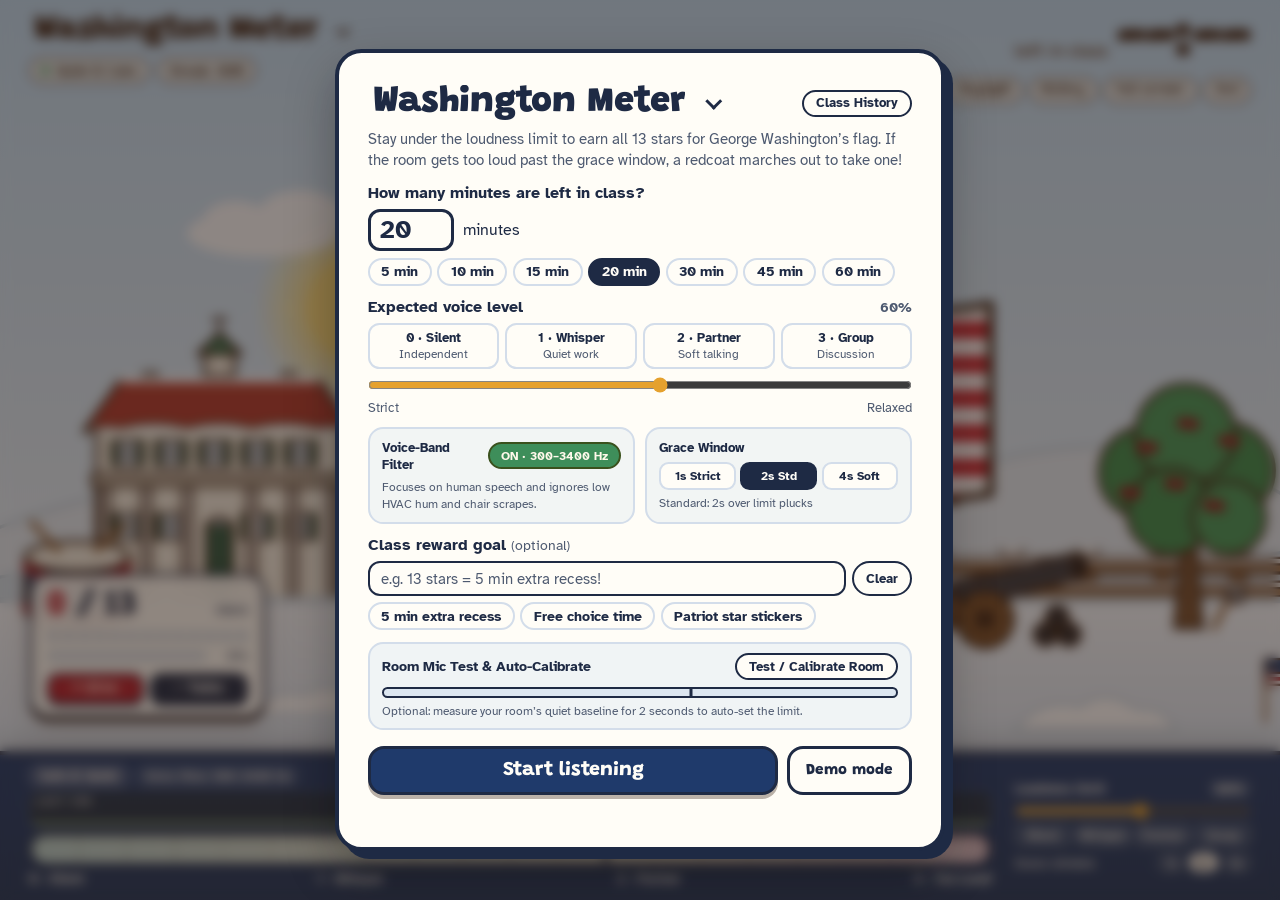
<file: meters/washington.html>
<!DOCTYPE html>
<html lang="en">
<head>
<meta charset="utf-8">
<meta name="viewport" content="width=device-width, initial-scale=1, viewport-fit=cover">
<title>Washington Meter — Classroom Sound Monitor</title>
<link rel="preconnect" href="https://fonts.googleapis.com">
<link rel="preconnect" href="https://fonts.gstatic.com" crossorigin>
<link href="https://fonts.googleapis.com/css2?family=Grandstander:wght@600;800;900&family=Atkinson+Hyperlegible:wght@400;700&display=swap" rel="stylesheet">
<link rel="stylesheet" href="meter-core.css">
<style>
:root{
  --sky:#DCE9F5; --sky2:#B8CDE6; --field:#F2F7FB; --field2:#1F3A6B;
  --ink:#1E2A44; --muted:#4E5A70; --panel:#FFFDF7; --panel-line:#D3DDEA;
  --cranberry:#B8202E; --gold:#E5A12E; --pumpkin:#B8202E; --sage:#3E8E5A;
  --meter-bg:#DCE6F0; --btn:#1F3A6B; --btn-ink:#FFFDF7;
  --sun:#FFE07D; --cloud:#FFFFFF; --hill1:#E4EEF6; --hill2:#D3E2EE;
  --hud-bg:rgba(255,253,247,.93);
}
.app.sky-dark{
  --sun:#F2E6C4; --cloud:#4D5E82; --hill1:#8CA2BE; --hill2:#768DAD;
  --field:#DCE6F2; --field2:#14284D;
  --ink:#F4EEE4; --muted:#C9C2B8; --panel:#1D293B; --panel-line:#3A4A5E;
  --meter-bg:#33445A; --btn:#F4EEE4; --btn-ink:#1D293B;
  --hud-bg:rgba(29,41,59,.9);
}

.farm{position:absolute;inset:0;width:100%;height:100%;z-index:0}
.cloud-drift-1{animation:cloudDrift 78s linear infinite}
.cloud-drift-2{animation:cloudDrift 108s linear infinite reverse}
@keyframes cloudDrift{0%{transform:translateX(-110px)}50%{transform:translateX(110px)}100%{transform:translateX(-110px)}}
.sun-rays{transform-box:fill-box;transform-origin:center;animation:spinSlow 50s linear infinite}
@keyframes spinSlow{to{transform:rotate(360deg)}}
.brow-n{transition:opacity .2s}
.warn .brow-n,.loud .brow-n{opacity:0}

.turkey-wrap{perspective:1400px;position:relative;height:100%;width:100%;display:flex;align-items:flex-end;justify-content:center;pointer-events:none}
svg.turkey{height:82%;max-height:82%;width:auto;max-width:96%;margin-bottom:1.2%;overflow:visible;position:relative;z-index:3;--gait:.92s;will-change:transform}
svg.turkey.warn{--gait:.54s}
svg.turkey.loud{--gait:.24s}

.tk-all{transform-box:view-box;transform-origin:200px 338px}
.leg{transform-box:view-box}
.moving .tk-all{animation:strut var(--gait) ease-in-out infinite}
.loud.moving .tk-all{animation-name:run}
.moving .leg-l{animation:step var(--gait) ease-in-out infinite}
.moving .leg-r{animation:step var(--gait) ease-in-out infinite calc(var(--gait) / -2)}
.pose .tk-all{animation:puff 2s ease-in-out infinite}
.tk-head{transform-box:view-box;transform-origin:200px 205px;transition:transform .25s}
.face-r .tk-head{transform:rotate(6deg)}
.face-l .tk-head{transform:rotate(-6deg)}
.loud.face-r .tk-head{transform:rotate(12deg)}
.loud.face-l .tk-head{transform:rotate(-12deg)}
.head{transition:fill .3s}
.loud .head{fill:#E4887A}
.lid{opacity:0;transition:opacity .2s}
.calm .lid{opacity:1}
.brow{opacity:0;transition:opacity .2s}
.warn .brow,.loud .brow{opacity:1}
.pupil{transition:r .2s,transform .2s}
.face-r .pupil{transform:translateX(3px)}
.face-l .pupil{transform:translateX(-3px)}
.loud .pupil{r:2.2}
.steam{opacity:0;transition:opacity .2s}
.loud .steam{opacity:1}
.steam circle{transform-box:fill-box;transform-origin:center;animation:steam .8s ease-out infinite}
.steam circle:nth-child(2){animation-delay:-.4s}
@keyframes strut{0%,100%{transform:rotate(-4.5deg)}25%,75%{transform:translateY(-8px) rotate(0)}50%{transform:rotate(4.5deg)}}
@keyframes run{0%,100%{transform:rotate(-10deg)}25%,75%{transform:translateY(-22px) rotate(0)}50%{transform:rotate(10deg)}}
@keyframes step{0%,50%,100%{transform:translateY(0)}25%{transform:translateY(-14px)}}
@keyframes puff{0%,100%{transform:scale(1)}40%,60%{transform:translateY(-4px) scale(1.05)}}
@keyframes steam{0%{transform:translateY(0) scale(.4);opacity:.95}100%{transform:translateY(-34px) scale(1.6);opacity:0}}

.feather-inner{transform-box:view-box;transform-origin:200px 108px;transform:scale(0);opacity:0;transition:transform .7s cubic-bezier(.3,1.6,.5,1),opacity .2s}
.feather-inner.on{transform:scale(1);opacity:1}
.feather-inner.fall{animation:fall 1.5s ease-in forwards}
.feather-inner.plucked{transition:none;transform:scale(0);opacity:0}

svg.turkey.dance{animation:dance 2.6s ease-in-out 2}
.dance .tk-all{animation:wiggle .32s ease-in-out infinite alternate!important}
.dance .leg-l{animation:step .32s ease-in-out infinite!important}
.dance .leg-r{animation:step .32s ease-in-out infinite -.16s!important}
@keyframes dance{
  0%{translate:0 0;rotate:y 0deg}
  10%{translate:0 -52px}
  20%{translate:0 0}
  30%{translate:0 -52px}
  40%{translate:0 0;rotate:y 0deg}
  55%{translate:0 -26px;rotate:y 360deg}
  62%{translate:0 0;rotate:y 360deg}
  80%{translate:0 -128px;rotate:y 720deg}
  92%{translate:0 0;rotate:y 720deg}
  96%{translate:0 -14px}
  100%{translate:0 0;rotate:y 720deg}
}
@keyframes wiggle{from{transform:rotate(-11deg)}to{transform:rotate(11deg)}}
.plucker{position:absolute;z-index:4;bottom:0;left:0;display:none;overflow:visible;pointer-events:none}
.flying-feather{position:absolute;z-index:6;left:0;top:0;pointer-events:none;overflow:visible}
.yelp .tk-all{animation:yelp .7s ease-out!important}
@keyframes yelp{0%{transform:none}20%{transform:translateY(-44px) rotate(-6deg)}40%{transform:none}55%{transform:translateY(-14px) rotate(4deg)}70%,100%{transform:none}}
@keyframes fall{0%{transform:scale(1);opacity:1}100%{transform:translate(30px,320px) rotate(70deg) scale(.8);opacity:0}}

@media (prefers-reduced-motion:reduce){
  .tk-all,.leg,.steam circle,.cloud-drift-1,.cloud-drift-2,.sun-rays{animation:none!important}
}
</style>
</head>
<body>
<div class="app sky-light" id="app">
  <header class="top">
    <div class="brand-col">
      <h1 class="brand display">
        <label class="meter-pick">
          <span class="sr-only">Choose a holiday meter</span>
          <select onchange="location.href=this.value">
            <option value="veterans.html">Veterans Meter</option>
            <option value="gobble-meter.html">Gobble Meter</option>
            <option value="santa.html">Santa Meter</option>
            <option value="mlk.html">Dream Meter</option>
            <option value="washington.html" selected>Washington Meter</option>
            <option value="easter.html">Bunny Meter</option>
            <option value="circus.html">Circus Meter</option>
            <option value="cyborg.html">Cyborg Meter</option>
          </select>
        </label>
      </h1>
      <div class="status-pills">
        <span class="pill" id="modePill"><i class="pill-dot" id="statusDot"></i><span id="statusText">Quiet &amp; Calm</span></span>
        <span class="pill" id="streakPill">Streak: <strong id="streakVal">0:00</strong></span>
        <span class="pill pill-goal" id="goalPill" hidden><span id="goalPillText"></span></span>
      </div>
    </div>

    <div class="clock display" id="clock">
      <div class="clock-readout">
        <div class="sub" id="timeSub">left in class</div>
        <div class="time" id="time">--:--</div>
      </div>
      <div class="tools">
        <button class="tool" id="minus">−1m</button>
        <button class="tool" id="plus">+1m</button>
        <button class="tool" id="pause">Pause</button>
        <button class="tool" id="mic" aria-pressed="false">Mic on</button>
        <button class="tool" id="voiceFilterBtn">Voice filter ✓</button>
        <button class="tool" id="sound" aria-pressed="false">Sound on</button>
        <button class="tool" id="skyLock" aria-pressed="false">Daylight</button>
        <button class="tool" id="histBtnTop">History</button>
        <button class="tool" id="full">Full screen</button>
        <button class="tool" id="stop">End</button>
      </div>
    </div>
  </header>

  <canvas class="weather" id="weather" aria-hidden="true"></canvas>
  <canvas class="fx-canvas" id="fxCanvas" aria-hidden="true"></canvas>

  <main class="stage">
    <svg class="farm" viewBox="0 0 1200 600" preserveAspectRatio="xMidYMax slice" aria-hidden="true">
      <defs>
        <radialGradient id="sunGlow" cx="50%" cy="50%" r="50%">
          <stop offset="0%" stop-color="#FFF9DC" stop-opacity="1"/>
          <stop offset="50%" stop-color="#FFE07D" stop-opacity=".8"/>
          <stop offset="100%" stop-color="#FFE07D" stop-opacity="0"/>
        </radialGradient>
        <radialGradient id="moonGlow" cx="50%" cy="50%" r="50%">
          <stop offset="0%" stop-color="#FFF7DC" stop-opacity=".75"/>
          <stop offset="100%" stop-color="#FFF7DC" stop-opacity="0"/>
        </radialGradient>
        <linearGradient id="snowField" x1="0" y1="0" x2="0" y2="1">
          <stop offset="0%" stop-color="#F7FBFF"/>
          <stop offset="100%" stop-color="#DCE8F4"/>
        </linearGradient>
        <pattern id="posts" x="0" y="412" width="70" height="62" patternUnits="userSpaceOnUse">
          <rect x="28" y="2" width="14" height="58" fill="#9C6F45" stroke="#3B2314" stroke-width="3"/>
          <ellipse cx="35" cy="3" rx="11" ry="5" fill="#FFFFFF" stroke="#3B2314" stroke-width="2"/>
        </pattern>
        <g id="pine" stroke="#3B2314" stroke-width="3" stroke-linejoin="round">
          <rect x="-6" y="-14" width="12" height="14" fill="#6B4322"/>
          <path d="M0 -120 L-34 -70 L-20 -70 L-46 -30 L-28 -30 L-56 -12 L56 -12 L28 -30 L46 -30 L20 -70 L34 -70 Z" fill="#2F6B45"/>
          <path d="M0 -120 L-14 -100 L-6 -97 L0 -103 L6 -97 L14 -100 Z" fill="#FFFFFF" stroke-width="2"/>
        </g>
        <g id="miniflag" stroke="#3B2314" stroke-width="2.5">
          <path d="M0 0 V-74" stroke="#8A5A2E" stroke-width="4"/>
          <rect x="0" y="-74" width="46" height="30" fill="#FFFFFF"/>
          <path d="M0 -69.4 H46 M0 -60.2 H46 M0 -51 H46" stroke="#B3202E" stroke-width="4.6"/>
          <rect x="0" y="-74" width="20" height="16" fill="#1F3A6B"/>
          <rect x="0" y="-74" width="46" height="30" fill="none"/>
        </g>
        <g id="drift" fill="#FFFFFF" stroke="#C9D9E6" stroke-width="3">
          <path d="M-60 0 Q-40 -26 -10 -18 Q10 -34 34 -16 Q56 -18 64 0 Z"/>
        </g>
      </defs>

      <filter id="tod" x="0" y="0" width="100%" height="100%" color-interpolation-filters="sRGB">
        <feColorMatrix id="todMatrix" type="matrix" values="1 0 0 0 0  0 1 0 0 0  0 0 1 0 0  0 0 0 1 0"/>
      </filter>

      <g id="stars" fill="#FFF6DD" opacity="0"></g>
      <g id="moon" opacity="0">
        <circle cx="0" cy="0" r="68" fill="url(#moonGlow)"/>
        <path d="M4 -36 A36 36 0 1 0 4 36 A27 36 0 1 1 4 -36 Z" fill="#F4EBC8" stroke="#3B2314" stroke-width="2.5"/>
      </g>
      <g id="sunGroup" transform="translate(960 115)">
        <circle cx="0" cy="0" r="100" fill="url(#sunGlow)"/>
        <g class="sun-rays" stroke="#FFF2B8" stroke-width="4" stroke-linecap="round" opacity=".55">
          <line x1="0" y1="-74" x2="0" y2="-62"/><line x1="0" y1="62" x2="0" y2="74"/>
          <line x1="-74" y1="0" x2="-62" y2="0"/><line x1="62" y1="0" x2="74" y2="0"/>
          <line x1="-52" y1="-52" x2="-43" y2="-43"/><line x1="43" y1="43" x2="52" y2="52"/>
          <line x1="52" y1="-52" x2="43" y2="-43"/><line x1="-43" y1="43" x2="-52" y2="52"/>
        </g>
        <circle id="sun" cx="0" cy="0" r="50" fill="var(--sun)"/>
      </g>

      <g id="clouds">
        <g class="cloud-drift-1" fill="var(--cloud)" opacity=".92">
          <ellipse cx="250" cy="120" rx="70" ry="22"/><ellipse cx="285" cy="104" rx="40" ry="24"/><ellipse cx="225" cy="108" rx="30" ry="18"/>
        </g>
        <g class="cloud-drift-2" fill="var(--cloud)" opacity=".86">
          <ellipse cx="660" cy="80" rx="60" ry="18"/><ellipse cx="690" cy="66" rx="34" ry="20"/>
        </g>
      </g>

      <g id="land" filter="url(#tod)">
        <path d="M0 395 Q200 315 420 375 T850 355 T1200 365 V600 H0 Z" fill="var(--hill1)" stroke="#B9CCDB" stroke-width="3"/>
        <use href="#pine" transform="translate(520 386) scale(.6)"/>
        <use href="#pine" transform="translate(700 372) scale(.55)"/>
        <use href="#pine" transform="translate(890 372) scale(.65)"/>
        <path d="M0 440 Q300 385 600 425 T1200 415 V600 H0 Z" fill="var(--hill2)" stroke="#B9CCDB" stroke-width="3"/>

        <!-- Mount Vernon -->
        <g stroke="#3B2314" stroke-width="3.5" stroke-linejoin="round">
          <rect x="140" y="250" width="12" height="40" fill="#E9E4D8"/>
          <rect x="268" y="250" width="12" height="40" fill="#E9E4D8"/>
          <path d="M196 252 V230 H224 V252 Z" fill="#F4EFE3"/>
          <path d="M190 232 L210 212 L230 232 Z" fill="#3E7A5A"/>
          <path d="M210 212 V196 M202 200 H218" fill="none" stroke-width="2.5"/>
          <path d="M84 304 L118 256 H302 L336 304 Z" fill="#B23A2E"/>
          <path d="M118 256 H302" stroke="#FFFFFF" stroke-width="5"/>
          <rect x="96" y="302" width="228" height="160" fill="#F4EFE3"/>
          <rect x="110" y="312" width="6" height="24" fill="#2E5A44" stroke-width="2"/><rect x="116" y="312" width="18" height="24" fill="#CFE3F2" stroke-width="2.5"/><rect x="134" y="312" width="6" height="24" fill="#2E5A44" stroke-width="2"/><path d="M125.0 312 V336 M116 324.0 H134" stroke-width="1.5"/>
          <rect x="150" y="312" width="6" height="24" fill="#2E5A44" stroke-width="2"/><rect x="156" y="312" width="18" height="24" fill="#CFE3F2" stroke-width="2.5"/><rect x="174" y="312" width="6" height="24" fill="#2E5A44" stroke-width="2"/><path d="M165.0 312 V336 M156 324.0 H174" stroke-width="1.5"/>
          <rect x="190" y="312" width="6" height="24" fill="#2E5A44" stroke-width="2"/><rect x="196" y="312" width="18" height="24" fill="#CFE3F2" stroke-width="2.5"/><rect x="214" y="312" width="6" height="24" fill="#2E5A44" stroke-width="2"/><path d="M205.0 312 V336 M196 324.0 H214" stroke-width="1.5"/>
          <rect x="230" y="312" width="6" height="24" fill="#2E5A44" stroke-width="2"/><rect x="236" y="312" width="18" height="24" fill="#CFE3F2" stroke-width="2.5"/><rect x="254" y="312" width="6" height="24" fill="#2E5A44" stroke-width="2"/><path d="M245.0 312 V336 M236 324.0 H254" stroke-width="1.5"/>
          <rect x="270" y="312" width="6" height="24" fill="#2E5A44" stroke-width="2"/><rect x="276" y="312" width="18" height="24" fill="#CFE3F2" stroke-width="2.5"/><rect x="294" y="312" width="6" height="24" fill="#2E5A44" stroke-width="2"/><path d="M285.0 312 V336 M276 324.0 H294" stroke-width="1.5"/>
          <rect x="92" y="344" width="236" height="10" fill="#E2DBCB"/>
          <rect x="110" y="380" width="6" height="24" fill="#2E5A44" stroke-width="2"/><rect x="116" y="380" width="18" height="24" fill="#CFE3F2" stroke-width="2.5"/><rect x="134" y="380" width="6" height="24" fill="#2E5A44" stroke-width="2"/><path d="M125.0 380 V404 M116 392.0 H134" stroke-width="1.5"/>
          <rect x="150" y="380" width="6" height="24" fill="#2E5A44" stroke-width="2"/><rect x="156" y="380" width="18" height="24" fill="#CFE3F2" stroke-width="2.5"/><rect x="174" y="380" width="6" height="24" fill="#2E5A44" stroke-width="2"/><path d="M165.0 380 V404 M156 392.0 H174" stroke-width="1.5"/>
          <rect x="230" y="380" width="6" height="24" fill="#2E5A44" stroke-width="2"/><rect x="236" y="380" width="18" height="24" fill="#CFE3F2" stroke-width="2.5"/><rect x="254" y="380" width="6" height="24" fill="#2E5A44" stroke-width="2"/><path d="M245.0 380 V404 M236 392.0 H254" stroke-width="1.5"/>
          <rect x="270" y="380" width="6" height="24" fill="#2E5A44" stroke-width="2"/><rect x="276" y="380" width="18" height="24" fill="#CFE3F2" stroke-width="2.5"/><rect x="294" y="380" width="6" height="24" fill="#2E5A44" stroke-width="2"/><path d="M285.0 380 V404 M276 392.0 H294" stroke-width="1.5"/>
          <rect x="198" y="390" width="24" height="72" fill="#2E5A44"/>
          <path d="M198 390 Q210 378 222 390" fill="#CFE3F2"/>
          <g fill="#FFFFFF"><rect x="100" y="354" width="8" height="108"/><rect x="138" y="354" width="8" height="108"/><rect x="176" y="354" width="8" height="108"/><rect x="236" y="354" width="8" height="108"/><rect x="274" y="354" width="8" height="108"/><rect x="312" y="354" width="8" height="108"/></g>
          <path d="M84 304 Q100 296 118 300 Q150 292 180 300 Q210 292 240 300 Q270 292 302 300 Q320 296 336 304" fill="#FFFFFF" stroke-width="2.5"/>
        </g>

        <!-- 13-star Flagpole -->
        <g stroke="#3B2314" stroke-width="3">
          <rect x="353" y="200" width="6" height="262" fill="#D9D2C0"/>
          <circle cx="356" cy="196" r="7" fill="#E3A12F"/>
          <rect x="358" y="206" width="104" height="60" fill="#FFFFFF"/>
          <rect x="358" y="206.0" width="104" height="4.62" fill="#B3202E" stroke="none"/><rect x="358" y="215.2" width="104" height="4.62" fill="#B3202E" stroke="none"/><rect x="358" y="224.5" width="104" height="4.62" fill="#B3202E" stroke="none"/><rect x="358" y="233.7" width="104" height="4.62" fill="#B3202E" stroke="none"/><rect x="358" y="242.9" width="104" height="4.62" fill="#B3202E" stroke="none"/><rect x="358" y="252.2" width="104" height="4.62" fill="#B3202E" stroke="none"/><rect x="358" y="261.4" width="104" height="4.62" fill="#B3202E" stroke="none"/>
          <rect x="358" y="206" width="44" height="34" fill="#1F3A6B"/>
          <circle cx="380" cy="223" r="10" fill="none" stroke="#FFFFFF" stroke-width="1.8" stroke-dasharray="2.2 2.6"/>
          <rect x="358" y="206" width="104" height="60" fill="none"/>
          <ellipse cx="356" cy="462" rx="26" ry="7" fill="#FFFFFF"/>
        </g>

        <rect x="395" y="412" width="805" height="62" fill="url(#posts)"/>
        <g fill="#9C6F45" stroke="#3B2314" stroke-width="3">
          <rect x="395" y="426" width="805" height="9"/><rect x="395" y="448" width="805" height="9"/>
        </g>
        <g fill="#FFFFFF" stroke="#3B2314" stroke-width="2">
          <rect x="395" y="421" width="805" height="6" rx="3"/><rect x="395" y="443" width="805" height="6" rx="3"/>
        </g>

        <rect x="0" y="460" width="1200" height="140" fill="url(#snowField)"/>
        <path d="M0 460 H1200" stroke="#C9D9E6" stroke-width="6"/>

        <!-- Wandering Redcoat -->
        <g id="pilgrim" style="display:none" stroke="#3B2314" stroke-width="2.5" stroke-linejoin="round">
          <g id="pilBody">
            <ellipse cx="0" cy="-1" rx="18" ry="4.5" fill="#3B2314" opacity=".18" stroke="none"/>
            <g id="pilLegB"><rect x="-5" y="-52" width="10" height="28" fill="#E4DFD2"/><rect x="-4" y="-26" width="8" height="20" fill="#2A2A2E"/><ellipse cx="4" cy="-4" rx="9" ry="5" fill="#1E1A1C"/></g>
            <g id="pilLegA"><rect x="-5" y="-52" width="10" height="28" fill="#F6F2E8"/><rect x="-4" y="-26" width="8" height="20" fill="#34343A"/><ellipse cx="4" cy="-4" rx="9" ry="5" fill="#1E1A1C"/></g>
            <path d="M-13 -98 L15 -98 L18 -60 L22 -38 L10 -44 L4 -60 L-6 -60 L-14 -40 L-22 -44 L-17 -60 Z" fill="#C8282E"/>
            <path d="M-11 -96 L14 -58 M13 -96 L-12 -58" stroke="#3B2314" stroke-width="6" stroke-linecap="round"/>
            <path d="M-11 -96 L14 -58 M13 -96 L-12 -58" stroke="#FFFFFF" stroke-width="3.5" stroke-linecap="round"/>
            <path d="M-12 -99 L16 -99 L14 -92 L-10 -92 Z" fill="#FFFFFF"/>
            <g id="pilFork"><g transform="translate(22 -56) rotate(-115)">
              <rect x="0" y="-3.5" width="40" height="8" rx="3" fill="#8A5A2E"/>
              <rect x="38" y="-2" width="66" height="4.5" fill="#6E7680"/>
            </g></g>
            <g id="pilArm">
              <line x1="2" y1="-92" x2="13" y2="-68" stroke="#3B2314" stroke-width="11" stroke-linecap="round"/>
              <line x1="2" y1="-92" x2="13" y2="-68" stroke="#C8282E" stroke-width="7" stroke-linecap="round"/>
              <circle id="pilHand" cx="15" cy="-64" r="5" fill="#F1C9A0"/>
            </g>
            <circle cx="-1" cy="-112" r="12.5" fill="#F2F0EA"/>
            <circle cx="3" cy="-110" r="11" fill="#F1C9A0"/>
            <circle cx="9" cy="-113" r="1.6" fill="#3B2314" stroke="none"/>
            <circle cx="8" cy="-106" r="3" fill="#E88A8A" stroke="none"/>
            <path d="M13 -112 q4 3 0 5" fill="#F1C9A0" stroke-width="2"/>
            <path d="M4 -103 q4 2 8 0" fill="none" stroke-width="1.8" stroke-linecap="round"/>
            <g id="pilHat">
              <path d="M-11 -121 Q2 -146 16 -121 Z" fill="#1E1A1C"/>
              <path d="M-20 -121 Q2 -131 24 -121 Q2 -116 -20 -121 Z" fill="#1E1A1C"/>
              <path d="M-20 -121 Q2 -131 24 -121" fill="none" stroke="#F4F1E8" stroke-width="2"/>
              <circle cx="12" cy="-126" r="3" fill="#FFFFFF" stroke-width="1.2"/>
            </g>
          </g>
        </g>

        <!-- Colonial drum -->
        <g stroke="#3B2314" stroke-width="3.5" stroke-linejoin="round">
          <path d="M30 420 V470 A48 14 0 0 0 126 470 V420 Z" fill="#1F3A6B"/>
          <path d="M32 426 L52 464 L72 426 L92 464 L112 426 L124 448" fill="none" stroke="#F4EFE3" stroke-width="2.5"/>
          <path d="M30 426 A48 14 0 0 0 126 426 M30 464 A48 14 0 0 0 126 464" fill="none" stroke="#B3202E" stroke-width="7"/>
          <ellipse cx="78" cy="420" rx="48" ry="14" fill="#F4EFE3"/>
          <path d="M60 414 L36 388 M96 414 L122 390" stroke="#8A5A2E" stroke-width="5" stroke-linecap="round"/>
        </g>

        <!-- Cannon -->
        <g stroke="#3B2314" stroke-width="3.5" stroke-linejoin="round">
          <path d="M890 444 L1000 418 Q1010 418 1010 430 L1008 440 L894 470 Q880 470 882 458 Z" fill="#3A3A40"/>
          <ellipse cx="1008" cy="429" rx="6" ry="12" fill="#1E1A1C"/>
          <path d="M884 452 L870 486 L940 486 Z" fill="#7A5230"/>
          <circle cx="920" cy="478" r="26" fill="#8A5A2E"/>
          <circle cx="920" cy="478" r="6" fill="#3A3A40"/>
          <path d="M920 452 V504 M894 478 H946 M902 460 L938 496 M938 460 L902 496" stroke-width="2.5"/>
          <circle cx="976" cy="492" r="10" fill="#2A2A2E"/><circle cx="998" cy="492" r="10" fill="#2A2A2E"/><circle cx="987" cy="476" r="10" fill="#2A2A2E"/>
        </g>

        <!-- Cherry tree -->
        <g stroke="#3B2314" stroke-width="3.5" stroke-linejoin="round">
          <path d="M1096 486 C1100 450 1102 420 1104 400 L1116 400 C1116 430 1118 460 1122 486 Z" fill="#7A5230"/>
          <circle cx="1068" cy="342" r="42" fill="#3E8E4F"/><circle cx="1144" cy="340" r="44" fill="#3E8E4F"/>
          <circle cx="1106" cy="306" r="46" fill="#46985A"/><circle cx="1092" cy="378" r="40" fill="#3E8E4F"/><circle cx="1146" cy="384" r="34" fill="#46985A"/>
          <circle cx="1066" cy="318" r="5" fill="#C8202E" stroke-width="2"/><circle cx="1075" cy="319" r="5" fill="#C8202E" stroke-width="2"/>
          <circle cx="1104" cy="296" r="5" fill="#C8202E" stroke-width="2"/><circle cx="1113" cy="297" r="5" fill="#C8202E" stroke-width="2"/>
          <circle cx="1142" cy="312" r="5" fill="#C8202E" stroke-width="2"/><circle cx="1151" cy="313" r="5" fill="#C8202E" stroke-width="2"/>
          <circle cx="1050" cy="360" r="5" fill="#C8202E" stroke-width="2"/><circle cx="1059" cy="361" r="5" fill="#C8202E" stroke-width="2"/>
          <circle cx="1092" cy="352" r="5" fill="#C8202E" stroke-width="2"/><circle cx="1101" cy="353" r="5" fill="#C8202E" stroke-width="2"/>
          <circle cx="1128" cy="372" r="5" fill="#C8202E" stroke-width="2"/><circle cx="1137" cy="373" r="5" fill="#C8202E" stroke-width="2"/>
          <path d="M1132 486 L1150 452" stroke="#8A5A2E" stroke-width="5" stroke-linecap="round"/>
          <path d="M1144 452 L1160 448 L1158 462 L1148 462 Z" fill="#9AA3AD"/>
        </g>

        <use href="#drift" transform="translate(300 566)"/>
        <use href="#drift" transform="translate(690 576) scale(.8)"/>
        <use href="#miniflag" transform="translate(440 556)"/>
        <use href="#miniflag" transform="translate(800 566) scale(.85)"/>
        <use href="#drift" transform="translate(1020 580) scale(1.2)"/>
        <use href="#miniflag" transform="translate(1180 574) scale(.8)"/>
      </g>
    </svg>

    <svg class="plucker" id="plucker" viewBox="-75 -165 150 172" aria-hidden="true"></svg>
    <div class="bubble display" id="bubble">Nice and quiet, patriots!</div>

    <div class="score" id="scoreCard">
      <div class="score-head">
        <div class="n display"><span id="count">0</span> / 13</div>
        <div class="lbl">stars</div>
      </div>
      <div class="feather-pips" id="featherPips" style="--pips:13" aria-hidden="true"></div>
      <div class="next-wrap">
        <div class="next" title="Progress to next star"><i id="nextBar"></i></div>
        <span class="next-pct" id="nextPct">0%</span>
      </div>
      <div class="fb-row">
        <button class="give display" id="give" type="button" title="Give a star for good behavior (shortcut: F)">+ Give</button>
        <button class="give take display" id="take" type="button" title="A redcoat comes and takes a star (shortcut: T)">− Take</button>
      </div>
    </div>

    <div class="demo-pad" id="demoPad" hidden>
      <div class="demo-title display"><span>Demo Sound Level</span><span id="demoVal">25%</span></div>
      <input type="range" id="demoSlider" min="0" max="100" value="25" aria-label="Simulated room noise">
      <div class="demo-btns">
        <button class="demo-btn" type="button" data-demo="18">Quiet</button>
        <button class="demo-btn" type="button" data-demo="52">Warn</button>
        <button class="demo-btn" type="button" data-demo="88">Loud!</button>
      </div>
    </div>

    <div class="turkey-wrap">
      <svg class="turkey calm" id="turkey" viewBox="-45 -10 545 375" role="img" aria-label="George Washington, who earns 13 stars for his flag as the class stays quiet">
        <defs>
          <clipPath id="coatClip"><ellipse cx="200" cy="250" rx="78" ry="66"/></clipPath>
          <clipPath id="flagClip"><path d="M271 60 Q322 50 373 60 T475 60 V194 Q424 204 373 194 T271 194 Z"/></clipPath>
        </defs>
        <ellipse cx="200" cy="342" rx="90" ry="15" fill="#6D86A2" opacity=".28"/>
        <g class="tk-all">
          <g class="usflag">
            <rect x="263" y="52" width="8" height="260" rx="3" fill="#8A5A2E" stroke="#3B2314" stroke-width="3"/>
            <circle cx="267" cy="48" r="8" fill="#E3A12F" stroke="#3B2314" stroke-width="3"/>
            <g clip-path="url(#flagClip)">
              <rect x="267" y="48.0" width="212" height="12.7" fill="#C8202E"/><rect x="267" y="60.2" width="212" height="12.7" fill="#FFFFFF"/>
              <rect x="267" y="72.3" width="212" height="12.7" fill="#C8202E"/><rect x="267" y="84.5" width="212" height="12.7" fill="#FFFFFF"/>
              <rect x="267" y="96.6" width="212" height="12.7" fill="#C8202E"/><rect x="267" y="108.8" width="212" height="12.7" fill="#FFFFFF"/>
              <rect x="267" y="120.9" width="212" height="12.7" fill="#C8202E"/><rect x="267" y="133.1" width="212" height="12.7" fill="#FFFFFF"/>
              <rect x="267" y="145.2" width="212" height="12.7" fill="#C8202E"/><rect x="267" y="157.4" width="212" height="12.7" fill="#FFFFFF"/>
              <rect x="267" y="169.5" width="212" height="12.7" fill="#C8202E"/><rect x="267" y="181.7" width="212" height="12.7" fill="#FFFFFF"/>
              <rect x="267" y="193.8" width="212" height="12.7" fill="#C8202E"/><rect x="267" y="48" width="116" height="96" fill="#1F3A6B"/>
            </g>
            <path d="M271 60 Q322 50 373 60 T475 60 V194 Q424 204 373 194 T271 194 Z" fill="none" stroke="#3B2314" stroke-width="5" stroke-linejoin="round"/>
            <g id="starSlots" opacity=".6"></g>
          </g>
          <g id="tail"></g>
          <g class="tk-body">
            <g stroke="#3B2314" stroke-width="4" stroke-linejoin="round">
              <g class="leg leg-l">
                <rect x="168" y="290" width="22" height="16" fill="#E8D3A6"/><rect x="170" y="304" width="18" height="16" fill="#FFFFFF"/>
                <path d="M164 318 H192 V334 Q192 340 186 340 H156 Q148 340 150 332 Q152 324 164 322 Z" fill="#1E1A1C"/>
                <rect x="166" y="324" width="10" height="8" fill="none" stroke="#E3A12F" stroke-width="2.5"/>
              </g>
              <g class="leg leg-r">
                <rect x="210" y="290" width="22" height="16" fill="#E8D3A6"/><rect x="212" y="304" width="18" height="16" fill="#FFFFFF"/>
                <path d="M236 318 H208 V334 Q208 340 214 340 H244 Q252 340 250 332 Q248 324 236 322 Z" fill="#1E1A1C"/>
                <rect x="224" y="324" width="10" height="8" fill="none" stroke="#E3A12F" stroke-width="2.5"/>
              </g>
            </g>
            <ellipse cx="200" cy="250" rx="78" ry="66" fill="#1F3A6B"/>
            <g clip-path="url(#coatClip)">
              <path d="M178 180 L222 180 L230 320 L170 320 Z" fill="#E8D3A6" stroke="#3B2314" stroke-width="3"/>
              <path d="M200 200 V320" stroke="#3B2314" stroke-width="2"/>
            </g>
            <circle cx="184" cy="212" r="4" fill="#E3A12F" stroke="#3B2314" stroke-width="1.5"/><circle cx="184" cy="234" r="4" fill="#E3A12F" stroke="#3B2314" stroke-width="1.5"/><circle cx="184" cy="256" r="4" fill="#E3A12F" stroke="#3B2314" stroke-width="1.5"/><circle cx="184" cy="278" r="4" fill="#E3A12F" stroke="#3B2314" stroke-width="1.5"/><circle cx="184" cy="300" r="4" fill="#E3A12F" stroke="#3B2314" stroke-width="1.5"/>
            <circle cx="216" cy="212" r="4" fill="#E3A12F" stroke="#3B2314" stroke-width="1.5"/><circle cx="216" cy="234" r="4" fill="#E3A12F" stroke="#3B2314" stroke-width="1.5"/><circle cx="216" cy="256" r="4" fill="#E3A12F" stroke="#3B2314" stroke-width="1.5"/><circle cx="216" cy="278" r="4" fill="#E3A12F" stroke="#3B2314" stroke-width="1.5"/><circle cx="216" cy="300" r="4" fill="#E3A12F" stroke="#3B2314" stroke-width="1.5"/>
            <ellipse cx="200" cy="250" rx="78" ry="66" fill="none" stroke="#3B2314" stroke-width="5"/>
            <path d="M176 196 Q200 186 224 196 Q232 212 216 224 Q208 216 200 228 Q192 216 184 224 Q168 212 176 196 Z" fill="#FFFFFF" stroke="#3B2314" stroke-width="3" stroke-linejoin="round"/>
            <g stroke="#3B2314" stroke-width="4">
              <ellipse cx="146" cy="244" rx="22" ry="38" fill="#24447A" transform="rotate(18 146 246)"/>
              <ellipse cx="254" cy="244" rx="22" ry="38" fill="#24447A" transform="rotate(-18 254 246)"/>
              <ellipse cx="137" cy="268" rx="15" ry="7" fill="#E8D3A6" transform="rotate(18 137 268)"/>
              <ellipse cx="263" cy="268" rx="15" ry="7" fill="#E8D3A6" transform="rotate(-18 263 268)"/>
              <circle cx="133" cy="281" r="11" fill="#F3D1B5"/><circle cx="267" cy="281" r="11" fill="#F3D1B5"/>
              <ellipse cx="140" cy="200" rx="20" ry="9" fill="#E3A12F" transform="rotate(-25 140 200)"/>
              <ellipse cx="260" cy="200" rx="20" ry="9" fill="#E3A12F" transform="rotate(25 260 200)"/>
            </g>
            <g class="tk-head">
              <g class="steam" fill="#FFF8E6" stroke="#3B2314" stroke-width="2">
                <circle cx="150" cy="100" r="8"/><circle cx="250" cy="100" r="8"/>
              </g>
              <circle cx="200" cy="164" r="42" fill="#F2F0EA" stroke="#3B2314" stroke-width="4"/>
              <circle class="head" cx="200" cy="170" r="33" fill="#F3D1B5" stroke="#3B2314" stroke-width="4"/>
              <g fill="#F2F0EA" stroke="#3B2314" stroke-width="3">
                <ellipse cx="160" cy="168" rx="11" ry="8"/><ellipse cx="160" cy="184" rx="11" ry="8"/>
                <ellipse cx="240" cy="168" rx="11" ry="8"/><ellipse cx="240" cy="184" rx="11" ry="8"/>
              </g>
              <circle cx="179" cy="178" r="7" fill="#E88A8A" opacity=".55"/>
              <circle cx="221" cy="178" r="7" fill="#E88A8A" opacity=".55"/>
              <circle cx="187" cy="162" r="8" fill="#fff" stroke="#3B2314" stroke-width="2.5"/>
              <circle cx="213" cy="162" r="8" fill="#fff" stroke="#3B2314" stroke-width="2.5"/>
              <circle class="pupil" cx="188" cy="163" r="4.5" fill="#3B2314"/>
              <circle class="pupil" cx="212" cy="163" r="4.5" fill="#3B2314"/>
              <path class="lid" d="M178 163 a9 9 0 0 1 18 0 Z M204 163 a9 9 0 0 1 18 0 Z" fill="#F3D1B5" stroke="#3B2314" stroke-width="2.5" stroke-linejoin="round"/>
              <path class="brow-n" d="M178 151 q9 -4 18 0 M204 151 q9 -4 18 0" fill="none" stroke="#9A8F84" stroke-width="4" stroke-linecap="round"/>
              <path class="brow" d="M176 147 l19 7 M224 147 l-19 7" stroke="#3B2314" stroke-width="5" stroke-linecap="round"/>
              <path d="M200 166 q7 10 0 14" fill="none" stroke="#C9967A" stroke-width="3" stroke-linecap="round"/>
              <path class="wattle" d="M189 189 Q200 196 211 189" fill="none" stroke="#3B2314" stroke-width="3" stroke-linecap="round"/>
              <path d="M142 128 C156 96 244 96 258 128 L238 122 C228 132 214 140 200 146 C186 140 172 132 162 122 Z" fill="#1E1A1C" stroke="#3B2314" stroke-width="4" stroke-linejoin="round"/>
              <path d="M142 128 L162 122 C172 132 186 140 200 146 C214 140 228 132 238 122 L258 128" fill="none" stroke="#E3A12F" stroke-width="3"/>
              <circle cx="172" cy="124" r="6" fill="#1E1A1C" stroke="#F4EFE3" stroke-width="2"/>
            </g>
          </g>
        </g>
      </svg>
    </div>
  </main>

  <footer class="meter-row">
    <div class="meter-col">
      <div class="meter-head">
        <div class="meter-head-left">
          <span class="zone-badge" id="zoneBadge">Safe &amp; Quiet</span>
          <span class="filter-tag" id="filterTag">Voice filter 300–3400 Hz</span>
        </div>
        <div class="danger-wrap" id="dangerWrap">
          <span>Redcoat alert!</span>
          <div class="danger-track"><i id="dangerFill"></i></div>
        </div>
      </div>
      <div class="spark-wrap" title="Rolling 30-second noise history">
        <canvas id="sparkline" aria-hidden="true"></canvas>
        <span class="spark-lbl">Last 30s</span>
      </div>
      <div class="meter" id="meter" role="meter" aria-label="Classroom noise level" aria-valuemin="0" aria-valuemax="100" aria-valuenow="0">
        <div class="meter-zones"></div>
        <div class="fill" id="fill"></div>
        <div class="meter-ticks"></div>
        <div class="peak" id="peakMark"></div>
        <div class="limit" id="limitMark"></div>
      </div>
      <div class="meter-labels"><span>0 · Silent</span><span>1 · Whisper</span><span>2 · Partner</span><span>3 · Too Loud!</span></div>
    </div>

    <div class="limit-ctl">
      <div class="limit-top"><label for="limit2">Loudness limit</label><span class="limit-val" id="limitVal">60%</span></div>
      <input type="range" id="limit2" min="25" max="90" value="60" aria-label="Loudness limit">
      <div class="presets">
        <button class="preset" type="button" data-limit="38">Silent</button>
        <button class="preset" type="button" data-limit="52">Whisper</button>
        <button class="preset" type="button" data-limit="66">Partner</button>
        <button class="preset" type="button" data-limit="80">Group</button>
      </div>
      <div class="grace-inline">
        <span>Grace window</span>
        <div class="grace-pills">
          <button class="grace-pill" type="button" data-grace="1000">1s</button>
          <button class="grace-pill" type="button" data-grace="2000">2s</button>
          <button class="grace-pill" type="button" data-grace="4000">4s</button>
        </div>
      </div>
    </div>
  </footer>

  <!-- Setup Overlay -->
  <div class="overlay" id="setup">
    <div class="card">
      <div class="card-head">
        <h2 class="display">
          <label class="meter-pick">
            <span class="sr-only">Choose a holiday meter</span>
            <select onchange="location.href=this.value">
              <option value="veterans.html">Veterans Meter</option>
              <option value="gobble-meter.html">Gobble Meter</option>
              <option value="santa.html">Santa Meter</option>
              <option value="mlk.html">Dream Meter</option>
              <option value="washington.html" selected>Washington Meter</option>
              <option value="easter.html">Bunny Meter</option>
              <option value="circus.html">Circus Meter</option>
              <option value="cyborg.html">Cyborg Meter</option>
            </select>
          </label>
        </h2>
        <button class="cal-btn" id="histBtnSetup" type="button">Class History</button>
      </div>
      <p>Stay under the loudness limit to earn all 13 stars for George Washington’s flag. If the room gets too loud past the grace window, a redcoat marches out to take one!</p>

      <label class="q" for="minsInput">How many minutes are left in class?</label>
      <div class="mins"><input id="minsInput" type="number" min="1" max="180" value="20" inputmode="numeric"><span>minutes</span></div>
      <div class="chips" id="chips"></div>

      <div class="q"><label for="limit1">Expected voice level</label><span id="limit1Label" style="font-size:.88rem;color:var(--muted)">60%</span></div>
      <div class="setup-presets">
        <button class="setup-preset" type="button" data-limit="38">0 · Silent<small>Independent</small></button>
        <button class="setup-preset" type="button" data-limit="52">1 · Whisper<small>Quiet work</small></button>
        <button class="setup-preset" type="button" data-limit="66">2 · Partner<small>Soft talking</small></button>
        <button class="setup-preset" type="button" data-limit="80">3 · Group<small>Discussion</small></button>
      </div>
      <input type="range" id="limit1" min="25" max="90" value="60">
      <div class="range-ends"><span>Strict</span><span>Relaxed</span></div>

      <div class="setup-two-col">
        <div class="sub-box">
          <div class="sub-box-title"><span>Voice-Band Filter</span><button class="switch-btn" id="voiceFilterSetup" type="button" aria-pressed="true">ON · 300–3400 Hz</button></div>
          <div style="font-size:.77rem;color:var(--muted);line-height:1.35">Focuses on human speech and ignores low HVAC hum and chair scrapes.</div>
        </div>
        <div class="sub-box">
          <div class="sub-box-title"><span>Grace Window</span></div>
          <div class="seg-row">
            <button class="seg-btn" type="button" data-grace="1000">1s Strict</button>
            <button class="seg-btn" type="button" data-grace="2000">2s Std</button>
            <button class="seg-btn" type="button" data-grace="4000">4s Soft</button>
          </div>
          <div id="graceHint" style="font-size:.76rem;color:var(--muted);margin-top:.32rem">Standard: 2s over limit takes a star</div>
        </div>
      </div>

      <div class="q"><label for="goalInput">Class reward goal <span style="font-weight:400;color:var(--muted);font-size:.86rem">(optional)</span></label></div>
      <div class="goal-input-row">
        <input class="goal-input" id="goalInput" type="text" maxlength="64" placeholder="e.g. 13 stars = 5 min extra recess!">
        <button class="cal-btn" id="clearGoal" type="button">Clear</button>
      </div>
      <div class="chips" style="margin-top:.38rem">
        <button class="chip" type="button" data-goal="5 min extra recess">5 min extra recess</button>
        <button class="chip" type="button" data-goal="Free choice time">Free choice time</button>
        <button class="chip" type="button" data-goal="Patriot star stickers">Patriot star stickers</button>
      </div>

      <div class="cal-box">
        <div class="cal-row">
          <strong style="font-size:.86rem">Room Mic Test &amp; Auto-Calibrate</strong>
          <button class="cal-btn" id="calBtn" type="button">Test / Calibrate Room</button>
        </div>
        <div class="mini-meter" aria-hidden="true"><i id="calFill"></i><div class="mini-limit" id="calLimit"></div></div>
        <div id="calHint" style="font-size:.78rem;color:var(--muted);margin-top:.28rem">Optional: measure your room’s quiet baseline for 2 seconds to auto-set the limit.</div>
      </div>

      <div class="go-row">
        <button class="go display" id="start">Start listening</button>
        <button class="go-secondary display" id="startDemo" type="button">Demo mode</button>
      </div>
      <div class="err" id="err" role="alert"></div>
    </div>
  </div>

  <!-- Summary Overlay -->
  <div class="overlay" id="done" hidden>
    <div class="card" style="text-align:center">
      <h2 class="display">Time’s up!</h2>
      <p style="margin-inline:auto">Your class earned</p>
      <div class="big-feathers display"><span id="finalCount">0</span> of 13</div>
      <p style="margin-inline:auto" id="finalMsg">stars.</p>
      <div class="goal-result" id="goalResult" hidden></div>
      <div class="stats-grid">
        <div class="stat-card"><b id="statQuiet">100%</b><span>Time Quiet</span></div>
        <div class="stat-card"><b id="statStreak">0:00</b><span>Best Streak</span></div>
        <div class="stat-card"><b id="statPlucks">0</b><span>Redcoats</span></div>
      </div>
      <button class="go display" id="again">Start again</button>
    </div>
  </div>

  <!-- History Modal -->
  <div class="overlay" id="historyModal" hidden>
    <div class="card">
      <div class="card-head">
        <h2 class="display">Class History</h2>
        <button class="cal-btn" id="histClose" type="button">Close</button>
      </div>
      <p>Your saved Washington Meter sessions and 7-day averages.</p>
      <div class="hist-kpis">
        <div class="stat-card"><b id="histSessions">0</b><span>7-Day Sessions</span></div>
        <div class="stat-card"><b id="histAvgFeathers">—</b><span>Avg Stars</span></div>
        <div class="stat-card"><b id="histAvgQuiet">—</b><span>Avg Quiet %</span></div>
        <div class="stat-card"><b id="histBestStreak">—</b><span>Best Streak</span></div>
      </div>
      <div class="hist-list" id="histRows"></div>
      <div class="hist-footer">
        <button class="danger-link" id="histClear" type="button">Clear history</button>
        <button class="cal-btn" type="button" onclick="document.getElementById('historyModal').hidden=true">Done</button>
      </div>
    </div>
  </div>
</div>

<script src="meter-core.js"></script>
<script>
(() => {
  const FEATHERS = 13;
  const starSvg = (fill = "#FFFFFF") =>
    `<polygon points="0.0,-19.0 4.7,-6.5 18.1,-5.9 7.6,2.5 11.2,15.4 0.0,8.0 -11.2,15.4 -7.6,2.5 -18.1,-5.9 -4.7,-6.5" fill="${fill}" stroke="#3B2314" stroke-width="3.5" stroke-linejoin="round"/>`;
  const $ = id => document.getElementById(id);
  const ns = "http://www.w3.org/2000/svg";
  const turkeyEl = $("turkey"), stageEl = document.querySelector(".stage"), bubbleEl = $("bubble"), appEl = $("app");

  const tail = $("tail"), slotsEl = $("starSlots"), pipsEl = $("featherPips");
  const feathers = [], pips = [];
  for (let i = 0; i < FEATHERS; i++) {
    const a = (-90 + i * 360 / FEATHERS) * Math.PI / 180;
    const cx = 327 + 33 * Math.cos(a), cy = 102 + 33 * Math.sin(a);
    // Dashed placeholder slot on flag canton
    const slot = document.createElementNS(ns, "g");
    slot.setAttribute("transform", `translate(${cx.toFixed(1)} ${cy.toFixed(1)}) scale(0.42)`);
    slot.innerHTML = `<polygon points="0.0,-19.0 4.7,-6.5 18.1,-5.9 7.6,2.5 11.2,15.4 0.0,8.0 -11.2,15.4 -7.6,2.5 -18.1,-5.9 -4.7,-6.5" fill="none" stroke="#8FA6D6" stroke-width="3" stroke-dasharray="6 4"/>`;
    slotsEl.appendChild(slot);

    const outer = document.createElementNS(ns, "g");
    outer.setAttribute("transform", `translate(${(cx - 200).toFixed(1)} ${(cy - 108).toFixed(1)})`);
    const inner = document.createElementNS(ns, "g");
    inner.setAttribute("class", "feather-inner");
    inner.innerHTML = `<g transform="translate(200 108) scale(0.42)">${starSvg("#FFFFFF")}</g>`;
    outer.appendChild(inner); tail.appendChild(outer); feathers.push(inner);

    const pip = document.createElement("div");
    pip.className = "pip";
    pip.dataset.color = i % 2 === 0 ? "#1F3A6B" : "#B8202E";
    pipsEl.appendChild(pip); pips.push(pip);
  }

  function synthSnareRoll(ctx){
    if (!ctx) return 1200;
    const t0 = ctx.currentTime + .02, sr = ctx.sampleRate;
    const buf = ctx.createBuffer(1, Math.floor(sr * 1.2), sr), d = buf.getChannelData(0);
    for (let i = 0; i < d.length; i++) d[i] = Math.random() * 2 - 1;
    const src = ctx.createBufferSource(); src.buffer = buf;
    const hp = ctx.createBiquadFilter(); hp.type = "highpass"; hp.frequency.value = 900;
    const bp = ctx.createBiquadFilter(); bp.type = "peaking"; bp.frequency.value = 2200; bp.gain.value = 6;
    const gate = ctx.createGain(), out = ctx.createGain();
    out.gain.value = .55; gate.gain.setValueAtTime(0, t0);
    const hits = [];
    for (let i = 0; i < 14; i++) hits.push([i * .045, .25 + i * .035]);
    hits.push([.70, .7], [.80, .8], [.86, .8], [.98, 1]);
    for (const [h, v] of hits) {
      const t = t0 + h;
      gate.gain.setValueAtTime(0, t);
      gate.gain.linearRampToValueAtTime(v, t + .003);
      gate.gain.exponentialRampToValueAtTime(.001, t + (v >= 1 ? .2 : .07));
    }
    const o = ctx.createOscillator(), og = ctx.createGain();
    o.type = "triangle"; o.frequency.setValueAtTime(190, t0 + .98); o.frequency.exponentialRampToValueAtTime(110, t0 + 1.15);
    og.gain.setValueAtTime(0, t0 + .98); og.gain.linearRampToValueAtTime(.5, t0 + .985); og.gain.exponentialRampToValueAtTime(.001, t0 + 1.18);
    o.connect(og); og.connect(out);
    src.connect(hp); hp.connect(bp); bp.connect(gate); gate.connect(out); out.connect(ctx.destination);
    src.start(t0); src.stop(t0 + 1.2); o.start(t0 + .97); o.stop(t0 + 1.2);
    return 1200;
  }

  let danceUntil = 0;
  const core = window.MeterCore.init({
    storagePrefix: "washington",
    maxItems: FEATHERS,
    itemLabel: "stars",
    lines: {
      calm: ["Nice and quiet, patriots!", "A most excellent class!", "I cannot tell a lie… you’re great!", "Splendid work, everyone!", "Shh… the troops are resting."],
      warn: ["Getting louder…", "Steady, troops…", "Easy now…"],
      loud: ["Too loud! My stars!", "Order! Order!", "Quiet in the ranks!", "Who’s making that racket?!"]
    },
    giftLines: ["Huzzah! A new star!", "Well done, patriots!", "Thank you, class!", "A star for the flag!"],
    onMoodChange(m){ turkeyEl.classList.remove("calm","warn","loud"); turkeyEl.classList.add(m); },
    onCountUpdate(earned){
      pips.forEach((p, i) => { const on = i < earned; p.classList.toggle("on", on); p.style.background = on ? p.dataset.color : ""; });
    },
    onGain(idx){ const f = feathers[idx]; f.classList.remove("fall","plucked"); void f.getBBox(); f.classList.add("on"); },
    onReset(){ feathers.forEach(f => f.classList.remove("on","fall","plucked")); turkeyEl.classList.remove("dance"); },
    onFull(goal){
      core.say(goal ? `HUZZAH! Unlocked: ${goal}!` : "ALL 13 STARS! HUZZAH!", false, 5500);
      if (core.reduceMotion.matches) return;
      danceUntil = performance.now() + 5300;
      turkeyEl.classList.remove("dance"); void turkeyEl.getBBox(); turkeyEl.classList.add("dance");
      setTimeout(() => turkeyEl.classList.remove("dance"), 5300);
    },
    onLoudSound(ctx){ return synthSnareRoll(ctx); },
    onRequestTake(){ takeFeather(); },
    getBurstOrigin(){
      const tr = turkeyEl.getBoundingClientRect(), ar = appEl.getBoundingClientRect();
      return { x: tr.left - ar.left + tr.width * .62, y: tr.top - ar.top + tr.height * .34 };
    }
  });

  // Washington movement
  let holdTurkey = false, holdFace = 1;
  let tx = 0, tv = 0, target = 0, facing = 1, pauseUntil = 0, retargetAt = 0, motionLast = performance.now();
  function pickTarget(range){
    if (range < 20) return 0;
    let n = 0;
    for (let i = 0; i < 8; i++) { n = (Math.random() * 2 - 1) * range; if (Math.abs(n - tx) > range * 0.35) break; }
    return n;
  }
  function motion(now){
    const dt = Math.min(0.1, (now - motionLast) / 1000); motionLast = now;
    const W = stageEl.clientWidth;
    const range = Math.max(0, W / 2 - turkeyEl.getBoundingClientRect().width * 0.52 - 16);
    const mood = core.mood;
    let moving = false;
    if (core.reduceMotion.matches) { tx = 0; tv = 0; }
    else {
      const speed = W * (mood === "loud" ? 0.54 : mood === "warn" ? 0.14 : 0.068);
      if (Math.abs(target) > range) target = Math.sign(target) * range;
      let desired = 0;
      if (!(mood === "calm" && now < pauseUntil)) {
        const arrived = Math.abs(target - tx) < Math.max(6, speed * 0.08);
        if (arrived) {
          if (mood === "calm") pauseUntil = now + 1300 + Math.random() * 2200;
          target = pickTarget(range); retargetAt = now + 300 + Math.random() * 600;
        } else if (mood === "loud" && now > retargetAt) {
          target = pickTarget(range); retargetAt = now + 300 + Math.random() * 600;
        }
        if (!(mood === "calm" && now < pauseUntil)) desired = Math.sign(target - tx) * speed;
      }
      if (holdTurkey || now < danceUntil) desired = 0;
      tv += (desired - tv) * Math.min(1, dt * (mood === "loud" ? 10 : 5));
      tx += tv * dt;
      if (tx > range) { tx = range; tv = Math.min(0, tv); }
      if (tx < -range) { tx = -range; tv = Math.max(0, tv); }
      if (holdTurkey) facing = holdFace;
      else if (Math.abs(tv) > 4) facing = tv > 0 ? 1 : -1;
      moving = Math.abs(tv) > W * 0.01 || mood === "loud";
    }
    turkeyEl.classList.toggle("moving", moving);
    turkeyEl.classList.toggle("pose", !moving && mood === "calm" && !core.reduceMotion.matches);
    turkeyEl.classList.toggle("face-r", facing > 0);
    turkeyEl.classList.toggle("face-l", facing < 0);
    turkeyEl.style.transform = `translateX(${tx.toFixed(1)}px)`;
    const bLim = Math.max(0, W / 2 - bubbleEl.offsetWidth / 2 - 12);
    bubbleEl.style.left = `calc(50% + ${Math.max(-bLim, Math.min(bLim, tx)).toFixed(1)}px)`;
    core.maybeRotateBubble(now);
    requestAnimationFrame(motion);
  }
  requestAnimationFrame(motion);

  // Sky & Daylight Lock
  const DAY_MS = 8 * 60 * 1000;
  const SKY = [
    [0.00, "#A9BCE6", "#F5C9C9", "#7383C0", .2,  .2,  .8],
    [0.08, "#BFDDF4", "#EAF4FB", "#000000", 0,   0,   1],
    [0.50, "#BFDDF4", "#EAF4FB", "#000000", 0,   0,   1],
    [0.58, "#5E5A9C", "#F0A0A8", "#6A4A8C", .25, .15, .7],
    [0.66, "#0E1838", "#1F2F5A", "#101C45", .5,  1,   .25],
    [0.92, "#0E1838", "#1F2F5A", "#101C45", .5,  1,   .25],
    [1.00, "#A9BCE6", "#F5C9C9", "#7383C0", .2,  .2,  .8]
  ];
  const hex = h => [1,3,5].map(i => parseInt(h.slice(i, i + 2), 16));
  const mix = (a, b, f) => a.map((v, i) => v + (b[i] - v) * f);
  const css = c => `rgb(${c.map(Math.round).join(",")})`;
  const STORM = hex("#9AA4B2");
  const sunGroup = $("sunGroup"), moonEl = $("moon"), starsEl = $("stars"), cloudsEl = $("clouds"), todEl = $("todMatrix");
  for (let i = 0; i < 48; i++) {
    const c = document.createElementNS(ns, "circle");
    c.setAttribute("cx", (Math.random() * 1200).toFixed(0));
    c.setAttribute("cy", (10 + Math.random() * 270).toFixed(0));
    c.setAttribute("r", (1 + Math.random() * 2).toFixed(1));
    starsEl.appendChild(c);
  }
  let dayLock = false;
  try { dayLock = localStorage.getItem("washington-daylock") === "on"; } catch(e){}
  function syncDayLock(){
    const b = $("skyLock"); b.setAttribute("aria-pressed", String(dayLock));
    b.classList.toggle("active-day", dayLock); b.textContent = dayLock ? "Daylight ✓" : "Daylight";
  }
  syncDayLock();
  $("skyLock").onclick = () => {
    dayLock = !dayLock; try { localStorage.setItem("washington-daylock", dayLock ? "on" : "off"); } catch(e){}
    syncDayLock(); paintSky(performance.now());
  };

  const dayStart = performance.now() - 0.14 * DAY_MS;
  let rainAmt = 0;
  function paintSky(now){
    const t = dayLock ? 0.25 : ((now - dayStart) % DAY_MS) / DAY_MS;
    let k = 0; while (k < SKY.length - 2 && t > SKY[k + 1][0]) k++;
    const A = SKY[k], B = SKY[k + 1], f = (t - A[0]) / (B[0] - A[0] || 1);
    const r = rainAmt;
    let top = mix(hex(A[1]), hex(B[1]), f), bot = mix(hex(A[2]), hex(B[2]), f);
    top = mix(top, STORM, r * .55); bot = mix(bot, STORM, r * .45);
    document.body.style.background = `linear-gradient(180deg, ${css(top)} 0%, ${css(bot)} 70%)`;
    const tintA = A[4] + (B[4] - A[4]) * f, tint = mix(hex(A[3]), hex(B[3]), f);
    let tc = tint.map(v => v / 255), ta = tintA;
    if (r > 0) { tc = tc.map((v, i) => (v * ta + (STORM[i] / 255) * r * .25) / (ta + r * .25)); ta = Math.min(.7, ta + r * .25); }
    const g = (1 - ta).toFixed(3);
    todEl.setAttribute("values", `${g} 0 0 0 ${(tc[0] * ta).toFixed(3)}  0 ${g} 0 0 ${(tc[1] * ta).toFixed(3)}  0 0 ${g} 0 ${(tc[2] * ta).toFixed(3)}  0 0 0 1 0`);
    starsEl.setAttribute("opacity", ((A[5] + (B[5] - A[5]) * f) * (1 - r)).toFixed(2));
    cloudsEl.setAttribute("opacity", ((A[6] + (B[6] - A[6]) * f) * (1 - r * .6)).toFixed(2));
    const su = (t + 0.03) / 0.66;
    if (su >= 0 && su <= 1) {
      sunGroup.setAttribute("transform", `translate(${(60 + su * 1080).toFixed(1)} ${(420 - Math.sin(Math.PI * su) * 315).toFixed(1)})`);
      sunGroup.setAttribute("opacity", (1 - r * .7).toFixed(2));
    } else sunGroup.setAttribute("opacity", "0");
    const mu = ((t - 0.6 + 1) % 1) / 0.44;
    if (mu <= 1) {
      moonEl.setAttribute("transform", `translate(${(80 + mu * 1040).toFixed(1)} ${(420 - Math.sin(Math.PI * mu) * 315).toFixed(1)})`);
      moonEl.setAttribute("opacity", (1 - r * .7).toFixed(2));
    } else moonEl.setAttribute("opacity", "0");
    const lum = (.299 * top[0] + .587 * top[1] + .114 * top[2]) / 255;
    appEl.classList.toggle("sky-dark", lum < .52);
    appEl.classList.toggle("sky-light", lum >= .52);
  }

  // Snow & Redcoat Walker
  const cv = $("weather"), ctx = cv.getContext("2d");
  let leaves = [], drops = [], event = null, nextEventAt = performance.now() + 18000 + Math.random() * 22000;
  const pilEl = $("pilgrim"), pilBody = $("pilBody"), pilLegA = $("pilLegA"), pilLegB = $("pilLegB"), pilHat = $("pilHat");
  let pil = null, nextPilAt = performance.now() + 26000 + Math.random() * 28000;
  function startPilgrim(){
    const dir = Math.random() < .5 ? 1 : -1;
    pil = {dir, x: dir > 0 ? -80 : 1280, speed: 46 + Math.random() * 14, ph: 0};
    pilEl.style.display = "";
  }
  window.gobblePilgrim = startPilgrim;
  function walkPilgrim(now, dt){
    if (!pil && now > nextPilAt && !core.reduceMotion.matches && !pk) startPilgrim();
    if (!pil) return;
    pil.x += pil.dir * pil.speed * dt; pil.ph += dt * pil.speed / 9;
    const sw = Math.sin(pil.ph) * 24, bob = -Math.abs(Math.cos(pil.ph)) * 3;
    pilLegA.setAttribute("transform", `rotate(${sw.toFixed(1)} 0 -50)`);
    pilLegB.setAttribute("transform", `rotate(${(-sw).toFixed(1)} 0 -50)`);
    pilBody.setAttribute("transform", `translate(0 ${bob.toFixed(1)})`);
    const d = Math.abs(pil.x - 600), tip = d < 90 ? Math.sin((1 - d / 90) * Math.PI / 2) : 0;
    pilHat.setAttribute("transform", `translate(0 ${(-9 * tip).toFixed(1)}) rotate(${(-22 * tip).toFixed(1)} 2 -122)`);
    pilEl.setAttribute("transform", `translate(${pil.x.toFixed(1)} 480) scale(${1.05 * pil.dir} 1.05)`);
    if (pil.x < -100 || pil.x > 1300) { pil = null; pilEl.style.display = "none"; nextPilAt = now + 60000 + Math.random() * 90000; }
  }
  let lastSky = 0, wLast = performance.now(), dpr = 1, groundTop = 0, groundBot = 0;
  function sizeCanvas(){
    dpr = Math.min(2, window.devicePixelRatio || 1);
    const w = appEl.clientWidth, h = appEl.clientHeight;
    if (cv.width !== Math.round(w * dpr) || cv.height !== Math.round(h * dpr)) { cv.width = Math.round(w * dpr); cv.height = Math.round(h * dpr); }
    const sr = stageEl.getBoundingClientRect(), ar = appEl.getBoundingClientRect();
    const scale = Math.max(sr.width / 1200, sr.height / 600);
    groundBot = sr.bottom - ar.top; groundTop = groundBot - (600 - 465) * scale;
  }
  function startEvent(now, type){
    const rain = type ? type === "rain" : Math.random() < 0.45;
    const dur = rain ? 18000 + Math.random() * 14000 : 10000 + Math.random() * 8000;
    event = {type: rain ? "rain" : "leaves", start: now, end: now + dur, wind: 40 + Math.random() * 75, spawnAcc: 0};
  }
  window.gobbleWeather = type => startEvent(performance.now(), type);
  function spawnFlake(W, wind){
    leaves.push({
      x: -0.15 * W + Math.random() * W * 1.05, y: -20 - Math.random() * 40,
      vy: 30 + Math.random() * 35, wind: wind * .5, sway: 20 + Math.random() * 30, ph: Math.random() * 6.28,
      rot: Math.random() * 6.28, vrot: (Math.random() - .5) * 4, size: 9 + Math.random() * 8,
      land: groundTop + Math.random() * (groundBot - groundTop - 10), landedAt: 0
    });
  }
  function drawFlake(L, alpha){
    ctx.save(); ctx.globalAlpha = alpha; ctx.translate(L.x, L.y);
    const r = L.size * .32;
    if (L.size > 13 && !L.landedAt) {
      ctx.rotate(L.rot); ctx.lineCap = "round";
      for (const [w, c] of [[4, "rgba(110,140,175,.7)"], [2, "#FFFFFF"]]) {
        ctx.lineWidth = w; ctx.strokeStyle = c; ctx.beginPath();
        for (let k = 0; k < 6; k++) {
          const a = k * Math.PI / 3, x = Math.cos(a) * r * 2, y = Math.sin(a) * r * 2;
          ctx.moveTo(0, 0); ctx.lineTo(x, y);
          ctx.moveTo(x * .55 + Math.cos(a + .7) * r * .6, y * .55 + Math.sin(a + .7) * r * .6);
          ctx.lineTo(x * .55, y * .55);
          ctx.lineTo(x * .55 + Math.cos(a - .7) * r * .6, y * .55 + Math.sin(a - .7) * r * .6);
        }
        ctx.stroke();
      }
    } else {
      ctx.beginPath(); ctx.arc(0, 0, r, 0, 6.29);
      ctx.fillStyle = "#FFFFFF"; ctx.fill();
      ctx.lineWidth = 1; ctx.strokeStyle = "rgba(110,140,175,.6)"; ctx.stroke();
    }
    ctx.restore();
  }
  function weather(now){
    const dt = Math.min(.1, (now - wLast) / 1000); wLast = now;
    sizeCanvas();
    const W = cv.width / dpr, H = cv.height / dpr, still = core.reduceMotion.matches;
    if (!event && now > nextEventAt) startEvent(now);
    let rainTarget = 0;
    if (event) {
      const fadeIn = Math.min(1, (now - event.start) / 3000), fadeOut = Math.min(1, (event.end - now) / 3000);
      const strength = Math.max(0, Math.min(fadeIn, fadeOut));
      if (event.type === "rain") rainTarget = strength;
      else if (!still) {
        event.spawnAcc += dt * 3.5 * strength * (W / 1200 + .4);
        while (event.spawnAcc >= 1) { event.spawnAcc--; spawnFlake(W, event.wind); }
      }
      if (now > event.end) { event = null; nextEventAt = now + 40000 + Math.random() * 80000; }
    }
    rainAmt += (rainTarget - rainAmt) * Math.min(1, dt * 1.5);
    if (rainAmt < .002) rainAmt = 0;
    if (now - lastSky > 200) { paintSky(now); lastSky = now; }
    walkPilgrim(now, dt);
    core.tickFx(dt);
    ctx.setTransform(dpr, 0, 0, dpr, 0, 0); ctx.clearRect(0, 0, W, H);
    if (!still) {
      leaves = leaves.filter(L => {
        if (!L.landedAt) {
          L.ph += dt * 2.2; L.x += (L.wind + Math.sin(L.ph) * L.sway) * dt;
          L.y += L.vy * dt; L.rot += L.vrot * dt;
          if (L.y >= L.land) { L.y = L.land; L.landedAt = now; }
        }
        const age = L.landedAt ? (now - L.landedAt) / 1000 : 0;
        const alpha = age < 3 ? 1 : Math.max(0, 1 - (age - 3) / 3);
        if (alpha <= 0 || L.x > W + 40) return false;
        drawFlake(L, alpha); return true;
      });
      if (rainAmt > 0) {
        ctx.fillStyle = `rgba(118,124,140,${(rainAmt * .92).toFixed(3)})`;
        const n = Math.ceil(W / 160) + 2, drift = (now / 120) % 160;
        ctx.beginPath(); ctx.rect(0, 0, W, 50);
        for (let i = 0; i < n; i++) { const cx = i * 160 - 80 + drift, cy = 55 + (i % 2) * 22; ctx.moveTo(cx + 130, cy); ctx.ellipse(cx, cy, 130, 48, 0, 0, 6.29); }
        ctx.fill();
      }
      const want = Math.round(rainAmt * W / 3.5);
      while (drops.length < want) drops.push({x: Math.random() * W * 1.2 - W * .2, y: Math.random() * groundBot, v: 120 + Math.random() * 110, len: 1.6 + Math.random() * 2.6, ph: Math.random() * 6.28, land: groundTop + Math.random() * (groundBot - groundTop)});
      if (drops.length > want) drops.length = want;
      ctx.fillStyle = "#FFFFFF"; ctx.strokeStyle = "rgba(110,140,175,.55)"; ctx.lineWidth = 1;
      ctx.beginPath();
      for (const d of drops) {
        d.ph += dt * 2; d.y += d.v * dt; d.x += (d.v * .45 + Math.sin(d.ph) * 25) * dt;
        if (d.y > d.land || d.x > W + 20) { d.y = -10 - Math.random() * 60; d.x = Math.random() * W * 1.2 - W * .2; }
        ctx.moveTo(d.x + d.len, d.y); ctx.arc(d.x, d.y, d.len, 0, 6.29);
      }
      ctx.fill(); ctx.stroke();
    }
    requestAnimationFrame(weather);
  }
  requestAnimationFrame(weather);

  // Redcoat walks up and takes a star
  const PLUCK_LINES = ["Hey! That star belongs to America!", "Not my star, redcoat!", "Come back with that star!", "Halt, redcoat!"];
  const pluckSvg = $("plucker");
  (() => {
    const clone = $("pilgrim").cloneNode(true);
    clone.removeAttribute("style");
    clone.querySelectorAll("[id]").forEach(n => n.id = "pk" + n.id.slice(3));
    clone.id = "pkRoot";
    pluckSvg.appendChild(clone);
    const held = document.createElementNS(ns, "g");
    held.id = "pkHeld"; held.style.display = "none";
    held.innerHTML = '<polygon points="15.0,-93.0 18.2,-84.4 27.4,-84.0 20.2,-78.3 22.6,-69.5 15.0,-74.5 7.4,-69.5 9.8,-78.3 2.6,-84.0 11.8,-84.4" fill="#FFFFFF" stroke="#3B2314" stroke-width="2.5" stroke-linejoin="round"/>';
    $("pkArm").insertBefore(held, $("pkHand"));
    $("pkFork").style.display = "none";
  })();
  const pkRoot = $("pkRoot"), pkBody = $("pkBody"), pkLegA = $("pkLegA"), pkLegB = $("pkLegB"), pkArm = $("pkArm"), pkHand = $("pkHand"), pkHeld = $("pkHeld"), pkHat = $("pkHat");
  let pk = null, pendingPlucks = 0, pkLast = 0;

  function pluckOne(){
    const idx = core.commitLoss();
    if (idx < 0) return null;
    const f = feathers[idx];
    f.classList.remove("on","fall"); f.classList.add("plucked");
    return f;
  }
  function takeFeather(){
    if (core.earned - pendingPlucks <= 0) return;
    if (core.reduceMotion.matches) { pluckOne(); core.say(PLUCK_LINES[0], true); return; }
    pendingPlucks++;
    if (!pk) startPluck();
  }
  function startPluck(){
    if (pil) { pil = null; pilEl.style.display = "none"; nextPilAt = performance.now() + 60000; }
    const side = 1, W = stageEl.clientWidth;
    pk = {phase: "enter", side, x: side * (W / 2 + 140), ph: 0, t0: 0, plucked: false, arm: 0};
    holdTurkey = true; holdFace = side;
    pluckSvg.style.display = "block"; pkHeld.style.display = "none";
    core.say("Uh oh… a redcoat!", true);
    pkLast = performance.now();
    requestAnimationFrame(pluckLoop);
  }
  function flyFeather(f, fromSvgEl, toEl, toPoint){
    const sr = stageEl.getBoundingClientRect();
    const a = new DOMPoint(200, 108).matrixTransform(fromSvgEl.getScreenCTM());
    const b = new DOMPoint(toPoint[0], toPoint[1]).matrixTransform(toEl.getScreenCTM());
    const k = turkeyEl.getBoundingClientRect().height / 375;
    const el = document.createElementNS(ns, "svg");
    el.setAttribute("class", "flying-feather");
    el.setAttribute("width", 60 * k); el.setAttribute("height", 60 * k);
    el.setAttribute("viewBox", "-30 -30 60 60");
    el.innerHTML = starSvg("#FFFFFF");
    stageEl.appendChild(el);
    const off = (x, y) => `translate(${x - sr.left - 30 * k}px, ${y - sr.top - 30 * k}px)`;
    const anim = el.animate([
      {transform: `${off(a.x, a.y)} rotate(0deg) scale(.6)`},
      {transform: `${off((a.x + b.x) / 2, Math.min(a.y, b.y) - 60 * k)} rotate(-25deg) scale(.85)`, offset: .45},
      {transform: `${off(b.x, b.y)} rotate(0deg) scale(.6)`}
    ], {duration: 450, easing: "ease-in-out", fill: "forwards"});
    anim.onfinish = () => el.remove();
  }
  function pluckLoop(now){
    if (!pk) return;
    const dt = Math.min(.1, (now - pkLast) / 1000); pkLast = now;
    const W = stageEl.clientWidth, k = turkeyEl.getBoundingClientRect().height / 375, s = k * 1.5;
    const standX = tx + pk.side * 165 * k, speed = Math.max(220, W * .3);
    let walking = false, facing = -pk.side;
    if (pk.phase === "enter") {
      walking = true; const d = standX - pk.x;
      if (Math.abs(d) < speed * dt + 2) { pk.x = standX; pk.phase = "reach"; pk.t0 = now; pk.plucked = false; }
      else pk.x += Math.sign(d) * speed * dt;
    } else if (pk.phase === "reach") {
      pk.x = standX; const t = (now - pk.t0) / 350; pk.arm = -115 * Math.min(1, t);
      if (t >= 1 && !pk.plucked) {
        pk.plucked = true;
        if (core.soundOn) core.setDeaf(synthSnareRoll(core.outCtx) + 600);
        const i = core.earned - 1;
        if (i >= 0) {
          pkArm.setAttribute("transform", `rotate(${pk.arm} 2 -92)`);
          flyFeather(feathers[i], feathers[i], pkHand, [15, -64]);
          pluckOne();
          setTimeout(() => { if (pk) pkHeld.style.display = ""; }, 420);
          core.say(PLUCK_LINES[Math.floor(Math.random() * PLUCK_LINES.length)], true);
          turkeyEl.classList.remove("yelp"); void turkeyEl.getBBox(); turkeyEl.classList.add("yelp");
          setTimeout(() => turkeyEl.classList.remove("yelp"), 750);
        }
        pendingPlucks = Math.max(0, pendingPlucks - 1); pk.phase = "hold"; pk.t0 = now;
      }
    } else if (pk.phase === "hold") {
      pk.x = standX; const t = now - pk.t0;
      if (t > 450) pk.arm = -115 * Math.max(0, 1 - (t - 450) / 400);
      if (t > 1100) {
        if (pendingPlucks > 0 && core.earned > 0) { pk.phase = "reach"; pk.t0 = now; pk.plucked = false; }
        else { pendingPlucks = 0; pk.phase = "leave"; holdTurkey = false; }
      }
    } else if (pk.phase === "leave") {
      walking = true; facing = pk.side; pk.x += pk.side * speed * dt;
      if (Math.abs(pk.x) > W / 2 + 160) {
        pk = null; pluckSvg.style.display = "none";
        if (pendingPlucks > 0 && core.earned > 0) startPluck(); else pendingPlucks = 0;
        return;
      }
    }
    if (walking) pk.ph += dt * 9; else pk.ph = 0;
    const sw = Math.sin(pk.ph) * 24, bob = walking ? -Math.abs(Math.cos(pk.ph)) * 3 : 0;
    pkLegA.setAttribute("transform", `rotate(${sw.toFixed(1)} 0 -50)`);
    pkLegB.setAttribute("transform", `rotate(${(-sw).toFixed(1)} 0 -50)`);
    pkBody.setAttribute("transform", `translate(0 ${bob.toFixed(1)})`);
    pkArm.setAttribute("transform", `rotate(${pk.arm.toFixed(1)} 2 -92)`);
    pkHeld.setAttribute("transform", `rotate(${(-pk.arm).toFixed(1)} 15 -64)`);
    pkHat.removeAttribute("transform"); pkRoot.setAttribute("transform", `scale(${facing} 1)`);
    pluckSvg.style.width = (150 * s) + "px"; pluckSvg.style.height = (172 * s) + "px";
    pluckSvg.style.left = (W / 2 + pk.x - 75 * s) + "px";
    pluckSvg.style.bottom = Math.max(0, 20 * k - 7 * s) + "px";
    requestAnimationFrame(pluckLoop);
  }

  paintSky(performance.now());
})();
</script>
</body>
</html>
</file>
<file: fonts/andika.css>
@font-face {
  font-family: 'Andika';
  font-style: normal;
  font-weight: 400;
  font-display: swap;
  src: url('andika-400.woff2') format('woff2');
}
@font-face {
  font-family: 'Andika';
  font-style: normal;
  font-weight: 700;
  font-display: swap;
  src: url('andika-700.woff2') format('woff2');
}
</file>
<file: styles.css>
:root {
  --ink:#1d2433; --soft:#5b6578; --card:rgba(255,255,255,.92); --line:#d9e0ea;
  --accent:#7b5ba6; --accent2:#efe8f7; --accent3:#e2d6f2; --onaccent:#fff; --btn:#fff; --pop:#fff; --yellow:#f6c026; --red:#d93025; --green:#1e8e3e;
  --font:"Andika", "Comic Sans MS", Arial, sans-serif;
  --bg: linear-gradient(160deg, #bfe3fa, #e6f5fe);

  /* Named layer scale so overlays never collide */
  --z-card: 1;
  --z-pick: 2;
  --z-float: 3;
  --z-menubtn: 40;
  --z-maxback: 44;
  --z-arrbar: 45;
  --z-max: 46;
  --z-overlay: 50;
  --z-viewer-over: 56;
  --z-kbd: 58;
  --z-blank: 59;
  --z-ink: 60;
  --z-pop: 70;
  --z-modal: 75;
  --z-drawbar: 80;
  --z-homebtn: 81;
  --z-kbdclose: 82;
  --z-alert: 92;
  --z-warn: 93;
  --z-toast: 96;
}
* { box-sizing:border-box; }
html, body { height:100%; }
body { margin:0; font-family:var(--font); color:var(--ink); background:var(--bg); background-color:#bfe3fa;
       background-size:cover; overflow:hidden; }
button { font-family:var(--font); }
button:focus-visible, a:focus-visible { outline:4px solid var(--yellow); outline-offset:3px; }

/* ---------- layout ---------- */
.board { height:100%; display:grid; grid-template-columns: minmax(0, 1.35fr) minmax(0, 1fr); grid-template-rows:auto 1fr auto;
         gap:2.2vh 1.8vw; padding:2.2vh 2vw; }
.topbar { grid-column:1 / -1; display:flex; justify-content:space-between; align-items:center; gap:10px; flex-wrap:wrap; }
.grades, .tools { display:flex; gap:clamp(6px, .55vw, 12px); flex-wrap:wrap; align-items:center; }
.tools { margin-left:auto; }
.tools .tool { font-size:clamp(14px, 1vw, 20px); padding:9px clamp(10px, .85vw, 20px); min-height:42px; }
.card { background:var(--card); border-radius:28px; box-shadow:0 8px 30px rgba(20,40,70,.15); position:relative; }
.left { display:grid; grid-template-rows: auto 1fr; gap:2.2vh; min-height:0; }

.tool { border:none; background:var(--card); color:var(--ink); font-size:18px; font-weight:700; border-radius:999px;
        padding:8px 18px; cursor:pointer; box-shadow:0 3px 12px rgba(20,40,70,.12); }
.tool.on { background:var(--accent); color:var(--onaccent); }
/* grade tabs and the Teacher Clarity / Must Do tabs */
.gtab { font-size:clamp(14px, 1.18vw, 30px); padding:9px clamp(10px, .85vw, 26px); min-height:42px; }
.tool.clar { background:var(--yellow); color:#1d2433; }
.tool.todo { background:#7be0a2; color:#1d2433; }
.tool.muted { background:#d93025; color:#fff; }

/* live hall pass pill in the top bar when someone is out */
.hpbadge { display:none; align-items:center; gap:6px; border:2px solid var(--yellow); background:var(--accent2); color:var(--ink);
           font-size:clamp(14px, 1vw, 19px); font-weight:700; border-radius:999px; padding:7px 14px; min-height:42px;
           cursor:pointer; box-shadow:0 3px 12px rgba(20,40,70,.2); white-space:nowrap; font-variant-numeric:tabular-nums; }
.hpbadge.show { display:inline-flex; }
.hpbadge.long { background:#d93025; border-color:#fff; color:#fff; animation:attnpulse 1s ease-in-out infinite; }
.hpbadge.back { background:#14532d; border-color:#22e36b; color:#fff; }
@media (prefers-reduced-motion: reduce) { .hpbadge.long { animation:none; } }

/* ---------- small / big cards, and hiding the top row ---------- */
.minbtn { position:absolute; top:8px; right:8px; z-index:2; width:34px; height:34px; border-radius:50%; cursor:pointer; padding:0;
          border:2px solid var(--line); background:var(--btn); color:var(--ink); font-family:var(--font); font-size:20px; font-weight:700; line-height:1; opacity:.7; }
.minbtn:hover { opacity:1; }
.plan .minbtn { position:static; flex:0 0 auto; }
.maxbtn { position:absolute; top:8px; right:48px; z-index:2; width:34px; height:34px; border-radius:50%; cursor:pointer; padding:0;
          border:2px solid var(--line); background:var(--btn); color:var(--ink); opacity:.7; display:flex; align-items:center; justify-content:center; }
.maxbtn:hover { opacity:1; }
.maxbtn svg { width:18px; height:18px; fill:none; stroke:currentColor; stroke-width:2.6; stroke-linecap:round; stroke-linejoin:round; }
.maxed .maxbtn { opacity:1; background:var(--accent); color:var(--onaccent); }
.plan .maxbtn, .pkhead .maxbtn { position:static; flex:0 0 auto; }
body.min-clock .clock .maxbtn, body.min-timer .timer .maxbtn, body.min-plan .plan .maxbtn, body.min-pick .pick .maxbtn, body.arranging .maxbtn { display:none; }
.maxback { position:fixed; inset:0; z-index:var(--z-maxback); display:none; background:var(--bg); background-color:#0b0b0b; }
body.maxon .maxback { display:block; }
.card.maxed { position:fixed !important; z-index:var(--z-max) !important; margin:0 !important; transform-origin:0 0; }
body.min-plan .board { grid-template-columns:minmax(0, 1fr) auto; }
body.min-clock.min-timer .board { grid-template-columns:auto minmax(0, 1fr); }
body.min-clock.min-timer.min-plan .board { grid-template-columns:auto auto; justify-content:space-between; }
body.min-clock.min-timer .left { grid-template-rows:auto auto; align-content:start; }
body.min-timer:not(.min-clock) .left { grid-template-rows:1fr auto; }
body:not(.free).min-timer:not(.min-clock) .time { font-size:min(20vh, 9vw); }
body:not(.free).min-timer:not(.min-clock) .date { font-size:min(5vh, 2.3vw); white-space:nowrap; }
body:not(.free).min-timer.min-plan:not(.min-clock) .time { font-size:min(24vh, 13vw); }
body:not(.free).min-timer.min-plan:not(.min-clock) .date { font-size:min(6vh, 3.6vw); }
/* small clock */
body.min-clock .clock { justify-self:start; padding:1vh 56px 1vh 1.2vw; gap:1.2vw; }
body.min-clock .time { font-size:min(5.5vh, 3.6vw); }
body.min-clock .date, body.min-clock #vCap { display:none; }
body.min-clock .voice { flex-direction:row; gap:.8vw; }
body.min-clock .vbig { font-size:min(2.4vh, 1.5vw); box-shadow:0 0 0 2px #fff; }
/* small timer */
body.min-timer .timer { justify-self:start; flex-direction:row; padding:1vh 56px 1vh 1.2vw; gap:1.2vw; }
body.min-timer .tdisplay { font-size:min(5.5vh, 3.6vw); }
body.min-timer .bar, body.min-timer #presets, body.min-timer #minus, body.min-timer #plus { display:none; }
body.min-timer .chip { font-size:min(2.4vh, 18px); } body.min-timer .chip.main { min-width:4.5em; }
/* small plan: just the icons, still tappable */
body.min-plan .plan { align-self:start; padding:1.2vh .8vw; }
body.min-plan .plan header { margin-bottom:1vh; flex-wrap:nowrap; }
body.min-plan .plan h2 { font-size:min(2.8vh, 22px); }
body.min-plan #planEdit, body.min-plan #pastBtn, body.min-plan #planPick, body.min-plan .embedit { display:none !important; }
body.min-plan .items { flex-direction:row; flex-wrap:wrap; align-content:flex-start; gap:8px; max-width:calc(3 * min(7vh, 60px) + 16px + 6px); overflow:visible; }
body.min-plan .items li { flex:0 0 auto; max-height:none; }
body.min-plan .item { padding:0; border-left:none !important; background:none; border-radius:14px; font-size:min(7vh, 60px); }
body.min-plan .item:hover { transform:none; background:none; }
body.min-plan .item .lbl, body.min-plan .item .kind { display:none; }
body.min-plan .item .ic, body.min-plan .item .n { width:1em; height:1em; border-radius:.22em; }
body.min-plan .item .n { font-size:.5em; width:2em; height:2em; border-radius:.44em; }
body.min-plan .items .empty { font-size:16px; }

/* ---------- Arrange: move and resize the cards ---------- */
body.free .left { display:contents; }
body.free .card.clock, body.free .card.timer, body.free .card.plan { position:fixed; z-index:var(--z-card); margin:0; transform-origin:0 0; }
body.free .ticker { grid-row:3; } body.free.nobar .ticker { grid-row:2; }
body.free .items li { max-height:none; }
.grab, .rs { display:none; }
body.arranging .grab { display:block; position:absolute; inset:0; z-index:5; border-radius:inherit; cursor:move; touch-action:none;
                       outline:calc(4px * var(--inv, 1)) dashed var(--yellow); outline-offset:calc(-4px * var(--inv, 1)); background:rgba(246,192,38,.08); }
body.arranging .rs { display:block; position:absolute; right:0; bottom:0; z-index:6; width:calc(46px * var(--inv, 1)); height:calc(46px * var(--inv, 1));
                     cursor:nwse-resize; touch-action:none; background:var(--yellow); border-radius:calc(14px * var(--inv, 1)) 0 calc(24px * var(--inv, 1)) 0; }
body.arranging .rs::after { content:""; position:absolute; inset:28%; border-right:calc(4px * var(--inv, 1)) solid #1d2433; border-bottom:calc(4px * var(--inv, 1)) solid #1d2433; }
body.arranging.min-clock .clock .rs, body.arranging.min-timer .timer .rs, body.arranging.min-plan .plan .rs { display:none; }
body.arranging { user-select:none; -webkit-user-select:none; }
.mvh { position:absolute; top:calc(2px * var(--inv, 1)); left:50%; transform:translateX(-50%); z-index:4; width:calc(64px * var(--inv, 1)); height:calc(22px * var(--inv, 1));
       display:flex; align-items:center; justify-content:center; cursor:grab; touch-action:none; opacity:.45; border-radius:999px; }
.mvh:hover, .mvh:active { opacity:1; background:rgba(255,255,255,.12); }
.mvh:active { cursor:grabbing; }
.mvh svg { width:calc(28px * var(--inv, 1)); height:calc(14px * var(--inv, 1)); fill:currentColor; }
.rzh { position:absolute; right:calc(4px * var(--inv, 1)); bottom:calc(4px * var(--inv, 1)); z-index:4; width:calc(24px * var(--inv, 1)); height:calc(24px * var(--inv, 1));
       cursor:nwse-resize; touch-action:none; opacity:.4; }
.rzh::after { content:""; position:absolute; inset:25%; border-right:calc(3px * var(--inv, 1)) solid currentColor; border-bottom:calc(3px * var(--inv, 1)) solid currentColor; border-bottom-right-radius:3px; }
.rzh:hover, .rzh:active { opacity:1; }
body.arranging .mvh, body.arranging .rzh, body.sub .mvh, body.sub .rzh, .card.maxed .mvh, .card.maxed .rzh { display:none; }
body.min-clock .clock .rzh, body.min-timer .timer .rzh, body.min-plan .plan .rzh, body.min-pick .pick .rzh { display:none; }
@media (max-width:820px) { .mvh, .rzh { display:none; } }
.arrbar { position:fixed; left:50%; top:8px; transform:translateX(-50%); z-index:var(--z-arrbar); display:none; gap:10px; align-items:center;
          background:#fff; color:#1d2433; border-radius:999px; padding:8px 14px; box-shadow:0 8px 26px rgba(20,40,70,.35); font-weight:700; font-size:17px; white-space:nowrap; }
body.arranging .arrbar { display:flex; }
.arrbar .tool { box-shadow:none; background:#eef1f6; color:#1d2433; font-size:17px; padding:7px 14px; }
.arrbar .tool.on { background:#391273; color:#fff; }

/* top row hidden: a small Menu button brings it back */
body.nobar .topbar { display:none; }
body.nobar .board { grid-template-rows:1fr auto; padding-top:42px; }
.menubtn { position:fixed; top:6px; right:8px; z-index:var(--z-menubtn); display:none; font-size:15px; padding:4px 12px; opacity:.55; }
.menubtn:hover { opacity:1; }
body.nobar .menubtn { display:block; }
body.nobar.viewing .menubtn { display:none; }

/* ---------- extra widgets: dice, embed, pictures ---------- */
.card.flt { position:fixed; z-index:var(--z-float); display:flex; flex-direction:column; gap:8px; padding:10px; min-width:0; min-height:0; }
.card.flt[hidden] { display:none; }
.flthead { display:flex; align-items:center; gap:8px; flex:0 0 auto; flex-wrap:wrap; }
.flthead b { font-size:20px; margin-right:auto; padding-left:6px; white-space:nowrap; overflow:hidden; text-overflow:ellipsis; }
.flthead .tool { font-size:15px; padding:5px 12px; box-shadow:none; border:2px solid var(--line); white-space:nowrap; }
.flthead select { font-family:var(--font); font-size:15px; font-weight:700; padding:5px 10px; border-radius:999px; border:2px solid var(--line); background:var(--btn); color:var(--ink); cursor:pointer; }
.flthead .maxbtn { position:static; flex:0 0 auto; }
.fltbody { flex:1; min-height:0; display:flex; flex-direction:column; gap:8px; }
.fltbody iframe { flex:1; border:0; border-radius:12px; background:#fff; }
.fltbody img { flex:1; min-height:0; width:100%; object-fit:contain; border-radius:10px; }
.fltbody .set { margin:auto; width:100%; display:flex; flex-direction:column; gap:8px; font-size:16px; color:var(--soft); }
.fltbody .set input { font-family:var(--font); font-size:17px; padding:8px 10px; border-radius:10px; border:3px solid var(--yellow); background:#fff; color:#1d2433; }
.dice { flex:1; min-height:0; display:flex; flex-wrap:wrap; align-items:center; justify-content:center; align-content:center; gap:4%; container-type:size; }
.die { width:min(70cqh, calc(88cqw / var(--n, 1))); aspect-ratio:1; background:#fff; border-radius:16%; box-shadow:0 .4em 1em rgba(0,0,0,.35); display:flex; align-items:center; justify-content:center;
       color:#1d2433; font-weight:700; }
.die svg { width:100%; height:100%; display:block; }
.die.roll { animation:dieroll .12s linear infinite; }
@keyframes dieroll { 0% { transform:rotate(-12deg) scale(.96); } 50% { transform:rotate(12deg) scale(1.03); } 100% { transform:rotate(-12deg) scale(.96); } }
@media (prefers-reduced-motion: reduce) { .die.roll { animation:none; } }
.dtotal { text-align:center; font-size:clamp(18px, 3.4vh, 34px); font-weight:700; min-height:1.2em; }
@media (max-width:820px) { .card.flt { position:static; grid-column:1 / -1; height:60vh; left:auto !important; top:auto !important; width:auto !important; } }

/* groups (picker) */
.pkgroups { flex:1; min-height:0; overflow:auto; display:grid; grid-template-columns:repeat(auto-fill, minmax(150px, 1fr)); gap:8px; align-content:start; }
.pkgrp { background:var(--accent2); border-radius:14px; padding:6px 8px; display:flex; flex-direction:column; gap:4px; cursor:pointer; border:3px solid transparent; }
.pkgrp h4 { margin:0; font-size:15px; color:var(--yellow); }
.pkgrp button { font-family:var(--font); font-size:clamp(15px, 2.4vh, 22px); font-weight:700; text-align:left; border:none; border-radius:10px; padding:2px 8px; cursor:pointer;
                background:transparent; color:var(--ink); }
.pkgrp button.sel { background:var(--yellow); color:#1d2433; }
.pkgrp.target { border-color:var(--yellow); }
.pkgset { display:flex; gap:8px; align-items:center; justify-content:center; flex-wrap:wrap; font-size:16px; }
.pkgset .chip.on { background:var(--accent); color:var(--onaccent); }

/* ---------- hall pass ---------- */
.hpbox { flex:1; min-height:0; overflow:auto; display:flex; flex-direction:column; gap:8px; }
.hpbox .none { margin:auto; color:var(--soft); font-size:clamp(16px, 3vh, 26px); }
.hprow { display:grid; grid-template-columns:1fr auto; align-items:center; gap:2px 12px; width:100%; text-align:left; font-family:inherit; color:var(--ink); background:var(--accent2); border:3px solid transparent; border-radius:14px; padding:8px 14px; cursor:pointer; }
.hprow .who { font-size:clamp(22px, 4.4vh, 44px); font-weight:700; overflow-wrap:anywhere; line-height:1.1; }
.hprow .tm { grid-row:span 2; font-size:clamp(28px, 6vh, 64px); font-weight:700; font-variant-numeric:tabular-nums; line-height:1; }
.hprow .where { font-size:clamp(14px, 2.6vh, 24px); color:var(--yellow); }
.hprow.long { background:#d93025; color:#fff; animation:attnpulse 1s ease-in-out infinite; }
.hprow.long .where { color:#fff; }
.hprow.back { background:#14532d; border-color:#22e36b; color:#fff; }
.hprow.back .where { color:#bff5d0; font-weight:700; }
.hplog { width:100%; border-collapse:collapse; font-size:16px; }
.hplog td, .hplog th { text-align:left; padding:4px 6px; border-bottom:1px solid var(--line); }
.hplog .late { color:#ff8a80; font-weight:700; }
@media (prefers-reduced-motion: reduce) { .hprow.long { animation:none; } }

/* ---------- poll ---------- */
.card.poll { position:fixed; z-index:var(--z-float); display:none; flex-direction:column; gap:8px; padding:10px; min-width:0; min-height:0; }
body.pollon .card.poll { display:flex; }
.plbody { flex:1; min-height:0; display:flex; flex-direction:column; gap:8px; overflow:auto; }
.plq { font-size:clamp(20px, 4.4vh, 44px); font-weight:700; text-align:center; line-height:1.15; overflow-wrap:anywhere; }
.plopts { flex:1; min-height:0; display:flex; gap:8px; }
.plopts.mc { flex-direction:column; }
.plopt { flex:1; min-width:0; min-height:0; position:relative; overflow:hidden; display:flex; align-items:center; justify-content:center; gap:.4em; border:none; border-radius:16px;
         cursor:pointer; background:var(--accent2); color:var(--ink); font-family:var(--font); font-weight:700; font-size:clamp(18px, 3.6vh, 36px); padding:.2em .5em; }
.plopts:not(.mc) .plopt { flex-direction:column; }
.plopt .em { font-size:2em; line-height:1; position:relative; }
.plopt .let { flex:0 0 auto; width:1.6em; height:1.6em; border-radius:50%; display:flex; align-items:center; justify-content:center; color:#1d2433; position:relative; }
.plopt .tx { position:relative; flex:1; min-width:0; text-align:left; overflow-wrap:anywhere; }
.plopts:not(.mc) .plopt .tx { flex:none; text-align:center; font-size:.6em; }
.plopt .n { position:relative; font-size:1em; }
.plopt .fill { position:absolute; left:0; top:0; bottom:0; opacity:.35; transition:width .3s; }
.plopts:not(.mc) .plopt .fill { top:auto; left:0; right:0; width:auto !important; transition:height .3s; }
.card.poll.hideres .plopt .n, .card.poll.hideres .plopt .fill { visibility:hidden; }
.plrow { display:flex; gap:8px; flex-wrap:wrap; align-items:center; justify-content:center; flex:0 0 auto; }
.plrow .chip { font-size:14px; padding:2px 12px; border-width:2px; }
.plleft { font-size:14px; color:var(--soft); }
.pljoin { display:flex; align-items:center; gap:12px; background:#fff; color:#1d2433; border-radius:14px; padding:6px 12px; flex:0 0 auto; }
.pljoin .qr { width:min(13vh, 96px); height:min(13vh, 96px); flex:0 0 auto; }
.pljoin .qr svg { width:100%; height:100%; display:block; }
.pljoin .where { font-size:clamp(14px, 2.2vh, 20px); font-weight:700; overflow-wrap:anywhere; }
.pljoin .cd { font-size:clamp(26px, 5.6vh, 52px); font-weight:700; letter-spacing:.08em; line-height:1.1; }
.pljoin .st { font-size:13px; color:#555; }
.pljoin .st.bad { color:#d93025; font-weight:700; }
.plrow .chip.on { background:var(--green); border-color:var(--green); color:#062b12; }
.plopts.pltexts { flex-wrap:wrap; align-content:flex-start; overflow:auto; gap:8px; }
.pltext { display:inline-flex; align-items:flex-start; gap:8px; background:#fff; color:#1d2433; border-radius:12px; padding:6px 10px 6px 12px;
          font-size:clamp(16px, 2.8vh, 26px); font-weight:700; max-width:100%; overflow-wrap:anywhere; }
.pltext .plx { flex:0 0 auto; border:none; background:#eef1f6; color:#5b6578; font-weight:700; font-size:16px; width:26px; height:26px;
               border-radius:50%; cursor:pointer; display:flex; align-items:center; justify-content:center; padding:0; margin-top:2px; }
.pltext .plx:hover { background:#d93025; color:#fff; }
.plhidden { width:100%; text-align:center; color:var(--soft); font-size:clamp(16px, 3vh, 28px); padding:12px; }
.plset { display:flex; flex-direction:column; gap:8px; font-size:16px; }
.plset input, .plset select { font-family:var(--font); font-size:17px; padding:6px 10px; border-radius:10px; border:2px solid var(--line); background:#fff; color:#1d2433; min-width:0; }
.plset .r { display:flex; gap:8px; align-items:center; flex-wrap:wrap; }
.plset .r input { flex:1; }
.plset .types { display:flex; gap:8px; flex-wrap:wrap; }
.plset .types .chip.on { background:var(--accent); color:var(--onaccent); }
body.min-poll .plbody { display:none; }

/* ---------- student picker ---------- */
.card.pick { position:fixed; z-index:var(--z-pick); display:none; flex-direction:column; gap:8px; padding:10px; min-width:0; min-height:0; }
body.pickon .card.pick { display:flex; }
.pkhead { display:flex; align-items:center; gap:8px; flex:0 0 auto; }
.pkhead b { font-size:20px; margin-right:auto; padding-left:6px; white-space:nowrap; }
.pkhead .tool { font-size:15px; padding:5px 12px; box-shadow:none; border:2px solid var(--line); white-space:nowrap; }
.pick .minbtn { position:static; }
.pkwrap { flex:1; min-height:0; display:flex; overflow:auto; }
.pkwrap iframe { flex:1; border:0; border-radius:14px; background:#fff; }
body.min-pick .card.pick { height:auto !important; width:auto !important; }
body.min-pick .pkwrap, body.min-pick #pkTab, body.min-pick #pkChange, body.min-pick #pkMode { display:none; }
.pklist { flex:1; min-width:0; min-height:0; display:flex; flex-direction:column; gap:8px; }
.pkname { flex:1; min-height:44px; display:flex; align-items:center; justify-content:center; text-align:center; overflow:hidden;
          font-weight:700; line-height:1.05; border-radius:14px; background:var(--accent2); padding:0 .3em; white-space:nowrap; }
.pkname.wait { color:var(--soft); font-weight:400; }
.pkname.land { animation:pkland .5s cubic-bezier(.2,1.5,.4,1); color:var(--yellow); }
@keyframes pkland { 0% { transform:scale(.6); } 100% { transform:scale(1); } }
@media (prefers-reduced-motion: reduce) { .pkname.land { animation:none; } }
.pkrow { display:flex; gap:8px; flex-wrap:wrap; justify-content:center; align-items:center; flex:0 0 auto; }
.pkrow .chip.main { font-size:min(3.4vh, 26px); padding:4px 26px; }
.pkleft { font-size:14px; color:var(--soft); }
.pksm .chip, .pkcls .chip { font-size:14px; padding:2px 10px; border-width:2px; }
.pkcls { justify-content:flex-start; }
.pkbody { flex:1; min-height:0; display:flex; flex-direction:column; gap:8px; }
.pkseats { flex:1; min-height:0; display:flex; gap:8px; }
.pkslot { flex:1; min-width:0; display:flex; flex-direction:column; gap:4px; align-items:stretch; }
.pkslot .pkname:not(.wait) { color:var(--yellow); }
.pkslot .lab { font-size:14px; color:var(--soft); text-align:center; }
.pkslot .pkchk { align-self:center; font-size:15px; padding:2px 14px; }
.pkslot .pkchk.on { background:#1e8e3e; border-color:#1e8e3e; color:#fff; }
.pknotes { flex:1; min-height:60px; resize:none; font-family:var(--font); font-size:clamp(16px, 2.6vh, 24px); padding:10px 12px; border-radius:14px;
           border:2px solid var(--line); background:var(--accent2); color:var(--ink); }
.pknotes:focus { outline:3px solid var(--yellow); }
.pkfaces { flex:1; min-height:0; display:flex; gap:8px; }
.pkface { flex:1; min-width:0; display:flex; flex-direction:column; align-items:center; justify-content:center; gap:2px; border:none; border-radius:18px; cursor:pointer;
          background:var(--accent2); color:var(--ink); font-family:var(--font); }
.pkface:active { transform:scale(.97); }
.pkface .em { font-size:clamp(28px, 7vh, 80px); line-height:1; }
.pkface .w { font-size:clamp(13px, 2vh, 20px); color:var(--soft); }
.pkface b { font-size:clamp(22px, 5vh, 56px); line-height:1; }
.pkpast { font-size:14px; color:var(--soft); display:flex; flex-direction:column; gap:2px; }
.pkgrid { flex:1; min-height:0; overflow:auto; display:grid; grid-template-columns:repeat(auto-fill, minmax(150px, 1fr)); gap:6px; align-content:start; }
.pkgrid .titem { font-size:17px; padding:.25em .4em; }
.pkcls .chip.on { background:var(--accent); color:var(--onaccent); }
.pkedit input { font-family:var(--font); font-size:18px; padding:8px 10px; border-radius:12px; border:3px solid var(--yellow); background:#fff; color:#1d2433; min-width:0; }
.pkedit { flex:1; min-height:0; display:flex; flex-direction:column; gap:8px; }
.pkedit textarea { flex:1; min-height:80px; resize:none; font-family:var(--font); font-size:18px; padding:8px 10px; border-radius:12px; border:3px solid var(--yellow); background:#fff; color:#1d2433; }
.pkedit p { margin:0; font-size:15px; color:var(--soft); }
body.arranging.min-pick .pick .rs { display:none; }
.pkset { margin:auto; width:min(760px, 100%); border-radius:20px; padding:12px 14px; display:flex; flex-direction:column; gap:12px; }
.pkset h2 { margin:0; font-size:22px; }
.pkset p { margin:0; font-size:16px; color:var(--soft); }
.pkset input { font-family:var(--font); font-size:17px; padding:10px 12px; border-radius:12px; border:3px solid var(--yellow); background:#fff; color:#1d2433; }
.pkset .r { display:flex; gap:10px; flex-wrap:wrap; }
.pkset .tool { box-shadow:none; border:2px solid var(--line); }
.pkset .bad { color:#ff8a80; }

/* ---------- More menu (grouped), dialog, toast ---------- */
.moremenu { position:fixed; top:60px; right:2vw; z-index:calc(var(--z-pop) + 1); display:none; flex-direction:column; gap:6px; background:var(--pop); border-radius:18px; padding:12px;
            box-shadow:0 10px 30px rgba(20,40,70,.35); max-height:calc(100vh - 76px); overflow:auto; min-width:230px; }
.moremenu.show { display:flex; }
.moremenu .tool { box-shadow:none; border:2px solid var(--line); text-align:left; font-size:17px; padding:7px 14px; }
.moremenu .mhead { font-size:13px; font-weight:700; text-transform:uppercase; letter-spacing:.08em; color:var(--soft); padding:6px 6px 2px; margin-top:4px; }
.moremenu .mhead:first-child { margin-top:0; padding-top:2px; }
.moremenu .mhead[hidden] { display:none; }

.dlg .box { width:min(760px, 100%); }
.dlgbody { overflow:auto; display:flex; flex-direction:column; gap:12px; font-size:18px; }
.dlgbody p { margin:0; color:var(--soft); font-size:16px; }
.dlgbody .r { display:flex; gap:8px; align-items:center; flex-wrap:wrap; }
.dlgbody .tool { box-shadow:none; border:2px solid var(--line); }
.dlgbody input, .dlgbody select { font-family:var(--font); font-size:18px; padding:6px 10px; border-radius:10px; border:2px solid var(--line); background:#fff; color:#1d2433; min-width:0; }
.dlgbody input[type=text], .dlgbody input[type=password] { flex:1 1 160px; }
.dlgbody input[type=number] { width:5em; }
.dlgbody .tabs .tool.on, .tool.onoff.on { background:var(--green); color:#062b12; }
body.dark.purple .dlgbody .tabs .tool.on { background:#22e36b; }
.dlgbody .bad { color:#ff8a80; font-weight:700; }
.dlgbody .sepbar { height:1px; background:var(--line); margin:4px 0; }
.toast { position:fixed; left:50%; bottom:90px; transform:translateX(-50%); z-index:var(--z-toast); display:none; background:#fff; color:#1d2433; font-weight:700; font-size:20px;
         padding:10px 22px; border-radius:999px; box-shadow:0 8px 26px rgba(0,0,0,.4); text-align:center; max-width:90vw; }
.toast.show { display:block; }

/* ---------- start class, QR code ---------- */
.startbtn { background:#22e36b !important; color:#062b12 !important; }
.qrwrap { flex:1; min-height:0; display:flex; flex-direction:column; align-items:center; justify-content:center; gap:2vh; }
.qrbox { flex:1; min-height:0; aspect-ratio:1; max-width:92vw; background:#fff; border-radius:24px; padding:2vh; display:flex; }
.qrbox svg { width:100%; height:100%; display:block; }
.qrurl { font-size:clamp(18px, 3.4vh, 36px); font-weight:700; text-align:center; overflow-wrap:anywhere; max-width:92vw; }

/* ---------- clean-up warning near the end of class ---------- */
.cwpill { display:none; margin-top:1vh; border:2px solid var(--line); background:var(--accent2); color:var(--ink); font-family:var(--font); font-weight:700;
          font-size:min(2.6vh, 1.7vw); border-radius:999px; padding:.15em .9em; cursor:pointer; }
.cwpill.on { display:inline-block; }
.cwpill.off { opacity:.7; font-weight:400; }
body.min-clock .cwpill { display:none !important; }
.cwbig { font-size:clamp(36px, 8vh, 80px); font-weight:700; text-align:center; line-height:1.1; }
.cwrow { justify-content:center; }
.cwrow .tool { font-size:20px; min-width:3.6em; }
.warn { position:fixed; inset:0; z-index:var(--z-warn); display:none; flex-direction:column; align-items:center; justify-content:center; gap:2vh; cursor:pointer;
        background:radial-gradient(circle, #ff8a65 0%, #d93025 75%); color:#fff; text-align:center; }
.warn.show { display:flex; }
.wbig { font-size:min(15vh, 9vw); font-weight:700; line-height:1; animation:attnpulse 1s ease-in-out infinite; }
.wsub { font-size:min(6vh, 4vw); font-weight:700; }
.wtime { font-size:min(26vh, 16vw); font-weight:700; line-height:1; font-variant-numeric:tabular-nums; }
.whint { font-size:min(2.6vh, 20px); opacity:.85; }
@media (prefers-reduced-motion: reduce) { .wbig { animation:none; } }

/* ---------- attention getter ---------- */
.attnbtn { background:var(--yellow) !important; color:#1d2433 !important; }
.attn { position:fixed; inset:0; z-index:var(--z-alert); display:none; flex-direction:column; align-items:center; justify-content:center; gap:4vh; cursor:pointer;
        background:radial-gradient(circle, #ffd94a 0%, #f6a700 70%); color:#1d2433; }
.attn.show { display:flex; }
.attnword { font-size:min(22vh, 13vw); font-weight:700; text-align:center; line-height:1; padding:0 4vw; animation:attnpulse 1s ease-in-out infinite; }
@keyframes attnpulse { 50% { transform:scale(1.06); } }
@media (prefers-reduced-motion: reduce) { .attnword { animation:none; } }
.attn .tool { position:absolute; bottom:20px; right:20px; box-shadow:none; }

/* ---------- timer labels ---------- */
.tmini { display:none; align-items:center; gap:.4em; background:var(--card); border-radius:999px; padding:.1em .7em .1em .8em; position:relative; overflow:hidden;
         font-size:clamp(26px, 6vh, 64px); font-weight:700; line-height:1.15; box-shadow:0 4px 14px rgba(30,60,90,.15); }
.tmini.on { display:flex; }
.tmini .tl { font-size:.5em; color:var(--yellow); }
.tmini b { font-variant-numeric:tabular-nums; }
.tmini i { position:absolute; left:0; right:0; bottom:0; height:.12em; background:var(--line); }
.tmini u { display:block; height:100%; background:var(--green); transition:width .3s linear; }
.tmini.low u { background:var(--yellow); }
.tmini.done { background:#d93025; color:#fff; animation:pulse 1s ease-in-out infinite; }
.tmini.done .tl { color:#fff; }
@media (prefers-reduced-motion: reduce) { .tmini.done { animation:none; } }
.tlabel { display:none; font-size:min(5vh, 3vw); font-weight:700; color:var(--yellow); line-height:1; text-align:center; }
.timer.labeled .tlabel { display:block; }
#lpresets .chip { border-style:dashed; }
body.min-timer .tlabel, body.min-timer #lpresets { display:none !important; }

/* ---------- noise meter ---------- */
.clock { flex-wrap:wrap; }
.nzbtn { display:inline-flex; align-items:center; gap:.3em; margin-top:.4vh; border:2px solid var(--line); background:var(--btn); color:var(--ink); cursor:pointer;
         font-family:var(--font); font-size:min(2vh, 15px); font-weight:700; border-radius:999px; padding:.15em .8em .15em .55em; opacity:.85; }
.nzbtn svg { width:1.2em; height:1.2em; fill:none; stroke:currentColor; stroke-width:2.2; stroke-linecap:round; }
.nzbtn.on { background:var(--accent); color:var(--onaccent); opacity:1; }
.nzwrap { display:none; flex:1 0 100%; align-items:center; gap:10px; min-width:0; }
body.noiseon .nzwrap { display:flex; }
body.min-clock .nzwrap, body.min-clock .nzbtn { display:none !important; }
.nzstat { font-size:13px; color:var(--soft); white-space:nowrap; }
.nzstat:empty { display:none; }
.nzcnt { font-size:min(2.2vh, 16px); font-weight:700; white-space:nowrap; }
.nzbar { position:relative; flex:1; min-width:60px; height:min(2.6vh, 20px); border-radius:999px; background:var(--line); overflow:hidden; }
.nzbar i { position:absolute; left:0; top:0; bottom:0; width:0; background:#1e8e3e; transition:width .1s linear, background .2s; }
.nzbar span { position:absolute; top:0; bottom:0; width:4px; background:#fff; }
.noise.warn .nzbar i { background:#f6c026; } .noise.loud .nzbar i { background:#d93025; }
.nzgear { flex:0 0 auto; width:30px; height:30px; border-radius:50%; border:2px solid var(--line); background:var(--btn); color:var(--ink); cursor:pointer; padding:0;
          display:flex; align-items:center; justify-content:center; }
.nzgear svg { width:17px; height:17px; fill:none; stroke:currentColor; stroke-width:2.2; stroke-linecap:round; }
.nzset { position:fixed; z-index:calc(var(--z-pop) + 2); display:none; flex-direction:column; gap:10px; width:min(340px, 92vw); background:var(--pop); color:var(--ink); border-radius:18px; padding:14px;
         box-shadow:0 10px 30px rgba(0,0,0,.4); }
.nzset.show { display:flex; }
.nzlim { display:flex; gap:8px; align-items:center; font-size:15px; color:var(--soft); }
.nzlim input { flex:1; }
.nzrow { display:flex; align-items:center; gap:8px; font-size:15px; color:var(--soft); flex-wrap:wrap; }
.nzrow select { font-family:var(--font); font-size:15px; padding:3px 6px; border-radius:8px; border:2px solid var(--line); background:#fff; color:#1d2433; }
.nzrow .tool { box-shadow:none; border:2px solid var(--line); font-size:14px; padding:3px 12px; }
body.sub .nzgear { display:none; }
.nzloud { display:none; position:absolute; inset:6px; z-index:3; pointer-events:none;
          align-items:center; justify-content:center; text-align:center; font-weight:700; font-size:clamp(22px, 5vh, 56px); color:#fff; background:rgba(217,48,37,.92); border-radius:14px; }
.noise.loud .nzloud { display:flex; animation:attnpulse .6s ease-in-out infinite; }

/* ---------- sub mode: comprehensive hiding of editing, setup, and student data ---------- */
.subexit { display:none; }
body.sub .subexit { display:block; background:#d93025 !important; color:#fff !important; }
body.sub .sub-hide,
body.sub #arrBtn, body.sub #barBtn, body.sub #moreBtn, body.sub #pickBtn,
body.sub #hpBtn, body.sub #hpBadge, body.sub #pollBtn, body.sub #cdBtn, body.sub #bgBtn,
body.sub #cwBtn, body.sub #embedBtn, body.sub #embed2Btn, body.sub #imgBtn, body.sub #qrBtn,
body.sub #schedBtn, body.sub #backupBtn, body.sub #subBtn, body.sub #tbBtn,
body.sub .minbtn, body.sub #planEdit, body.sub #pastBtn, body.sub #planPick,
body.sub #cEdit, body.sub #cReset, body.sub #tEdit, body.sub #tReset,
body.sub #sMode, body.sub #sZero, body.sub #cwPill,
body.sub .card.pick, body.sub .card.poll, body.sub .card.flt:not(.sub-ok),
body.sub .grab, body.sub .rs, body.sub #attnEdit, body.sub #lpresets .edit, body.sub #qrChange { display:none !important; }
body.sub .ticker { pointer-events:none; }

/* ---------- team scoreboard ---------- */
.srows { flex:1; min-height:0; display:flex; flex-direction:column; gap:1vh; width:min(96vw, 1600px); margin:0 auto; --n:4;
         font-size:clamp(18px, calc(58vh / var(--n) * .42), 64px); }
.srow { flex:1 1 0; min-height:0; display:flex; align-items:center; gap:.5em; background:var(--card); border-radius:.6em; padding:0 .6em; box-shadow:0 4px 14px rgba(30,60,90,.12); }
.srow input { flex:0 0 7.5em; min-width:0; width:7.5em; font-family:var(--font); font-size:.8em; font-weight:700; color:var(--ink); background:transparent;
              border:2px solid transparent; border-radius:.3em; padding:.1em .25em; }
.srow input[readonly] { cursor:default; }
.srow input:focus { background:#fff; color:#1d2433; border-color:var(--yellow); outline:none; }
.srow .pm { flex:0 0 auto; width:1.7em; height:1.7em; border-radius:50%; cursor:pointer; padding:0; font-family:var(--font); font-size:.8em; font-weight:700; line-height:1;
            border:3px solid var(--accent); background:var(--btn); color:var(--accent); }
.srow .pm.plus { background:var(--accent); color:var(--onaccent); }
.strack { flex:1; min-width:0; position:relative; height:.28em; border-radius:999px; background:var(--line); margin:0 .9em 0 .7em; }
.strack i { position:absolute; left:0; top:0; bottom:0; border-radius:999px; background:var(--yellow); transition:width .35s; }
.strack span { position:absolute; top:50%; font-size:1.25em; line-height:1; transform:translate(-50%, -50%) rotate(45deg); transition:left .35s; }
.srow .pts { flex:0 0 2.2em; text-align:right; font-weight:700; font-size:1.2em; font-variant-numeric:tabular-nums; }
.srow.lead .pts { color:var(--yellow); }
.scount { display:flex; align-items:center; gap:8px; font-size:clamp(18px, 2.6vh, 28px); font-weight:700; background:var(--card); border-radius:999px; padding:2px 14px; }
@media (prefers-reduced-motion: reduce) { .strack i, .strack span { transition:none; } }

/* ---------- must do / may do checklists ---------- */
.tcols { flex:1; min-height:0; display:grid; grid-template-columns:1fr 1fr; gap:1.6vw; width:min(96vw, 1600px); margin:0 auto; }
.tcol { min-height:0; display:flex; flex-direction:column; gap:1.2vh; background:var(--card); border-radius:26px; padding:1.6vh 1.4vw; box-shadow:0 4px 14px rgba(30,60,90,.12); }
.tcol h2 { margin:0; text-align:center; border-radius:18px; padding:.15em .5em; font-size:clamp(26px, 5vh, 54px); line-height:1.15; }
.tcol.must h2 { background:#d93025; color:#fff; } .tcol.may h2 { background:#1e8e3e; color:#fff; }
.tlist { list-style:none; margin:0; padding:0 4px 0 0; flex:1; min-height:0; overflow:auto; display:flex; flex-direction:column; gap:1vh; }
.tlist li { display:flex; align-items:center; gap:.5em; }
.titem { flex:1; min-width:0; display:flex; align-items:center; gap:.5em; text-align:left; border:none; cursor:pointer; border-radius:18px; padding:.3em .5em;
         background:var(--accent2); color:var(--ink); font-family:var(--font); font-size:clamp(22px, 4.4vh, 48px); font-weight:700; line-height:1.15; }
.titem .box { flex:0 0 auto; width:1.15em; height:1.15em; border-radius:.25em; border:.12em solid var(--ink); display:flex; align-items:center; justify-content:center; background:transparent; }
.titem.done .box { background:#1e8e3e; border-color:#1e8e3e; }
.titem.done .box::after { content:"\2713"; color:#fff; font-size:.9em; line-height:1; }
.titem.done .txt { opacity:.5; text-decoration:line-through; }
.titem .txt { overflow-wrap:anywhere; }
.tlist .none { color:var(--soft); font-size:clamp(18px, 3vh, 30px); padding:.4em; }
.tlist input { flex:1; min-width:0; font-family:var(--font); font-size:clamp(18px, 3.2vh, 32px); padding:.3em .5em; border-radius:12px; border:3px solid var(--yellow); background:#fff; color:#1d2433; }
.tlist .tool, .tcol > .tool { box-shadow:none; border:2px solid var(--line); flex:0 0 auto; }
.tcol > .tool { align-self:flex-start; display:none; }
.clarity.editing .tcol > .tool { display:block; }
.empty { font-size:min(3.2vh, 26px); color:var(--soft); padding:1vh .4vw; }

/* ---------- event countdown strip ---------- */
.ticker { grid-column:1 / -1; display:none; overflow:hidden; border-radius:999px; padding:.9vh 0; cursor:pointer; white-space:nowrap; min-width:0; }
.ticker.show { display:block; }
.track { display:inline-flex; will-change:transform; animation:tick linear infinite; }
@keyframes tick { to { transform:translateX(-50%); } }
.ev { font-size:min(4vh, 30px); font-weight:700; padding:0 1.2em; display:inline-flex; align-items:baseline; gap:.35em; }
.ev b { font-size:1.35em; color:var(--yellow); }
.ev::after { content:"\2605"; color:var(--yellow); margin-left:2.4em; font-size:.8em; }
@media (prefers-reduced-motion: reduce) { .track { animation:none; } }
.cd h3 { margin:6px 0 0; font-size:20px; }
.cd .hint { margin:0; font-size:15px; color:var(--soft); }
.cd .rows { display:flex; flex-direction:column; gap:8px; }
.cd .r { display:flex; gap:8px; align-items:center; flex-wrap:wrap; }
.cd input { font-family:var(--font); font-size:18px; padding:8px 10px; border-radius:12px; border:2px solid var(--line); background:#fff; color:#1d2433; min-width:0; }
.cd input[type=text] { flex:1 1 120px; }
.cd .box { width:min(820px, 100%); }
.cd .left { min-width:7.5em; font-size:15px; color:var(--soft); white-space:nowrap; }
.cd .scroll { overflow:auto; display:flex; flex-direction:column; gap:10px; padding-right:4px; }
.cd .tool { box-shadow:none; border:2px solid var(--line); }
.cd #cdOff .left { display:none; }
.tool.onoff.on { background:var(--green); color:#062b12; }
body.dark.purple .tool.onoff.on { background:#22e36b; }

/* ---------- clock ---------- */
.clock { display:flex; align-items:center; justify-content:center; gap:2.5vw; padding:2.4vh 2vw; min-height:0; }
.clocktext { display:flex; flex-direction:column; align-items:center; }
.voice { display:flex; flex-direction:column; align-items:center; gap:.8vh; flex:0 0 auto; }
.vbig { display:none; align-items:center; gap:.5em; border-radius:999px; padding:.25em 1em .25em .3em; font-size:min(4.4vh, 2.7vw); font-weight:700;
        background:var(--vc); color:var(--vt); box-shadow:0 0 0 4px #fff; }
.voice.set .vbig { display:flex; }
.vbig b { width:1.7em; height:1.7em; border-radius:50%; background:#fff; color:#1d2433; display:flex; align-items:center; justify-content:center; font-size:1.25em; }
.vbig small { display:block; font-size:.5em; font-weight:400; line-height:1; opacity:.9; }
.vbig span { line-height:1.05; text-align:left; }
.vpick { display:flex; align-items:center; gap:6px; font-size:min(2.2vh, 17px); color:var(--soft); }
.vpick button { font-family:var(--font); font-weight:700; font-size:min(2.6vh, 20px); width:1.9em; height:1.9em; border-radius:50%; cursor:pointer; padding:0;
                border:3px solid var(--vc); background:var(--btn); color:var(--ink); }
.vpick button.on { background:var(--vc); color:var(--vt); }
[data-v="0"] { --vc:#d93025; --vt:#fff; } [data-v="1"] { --vc:#f6c026; --vt:#1d2433; } [data-v="2"] { --vc:#1e8e3e; --vt:#fff; }
.time { font-size:min(11vh, 7vw); font-weight:700; line-height:1; font-variant-numeric:tabular-nums; letter-spacing:-.02em; }
.date { font-size:min(3.6vh, 2.2vw); color:var(--ink); opacity:.85; margin-top:1vh; }

/* ---------- timer ---------- */
.timer { display:flex; flex-direction:column; align-items:center; justify-content:center; gap:1.4vh; padding:1.6vh 1.5vw; min-height:0; }
.tdisplay { font-size:min(20vh, 13vw); font-weight:700; line-height:1; font-variant-numeric:tabular-nums; }
.bar { width:80%; height:14px; border-radius:999px; background:var(--line); overflow:hidden; }
.bar i { display:block; height:100%; width:100%; background:var(--green); transition:width .3s linear, background .3s; }
.timer.low .bar i { background:var(--yellow); }
.timer.done .tdisplay { color:var(--red); animation:pulse 1s ease-in-out infinite; }
.timer.done .bar i { background:var(--red); }
@keyframes pulse { 50% { transform:scale(1.06); } }
.row { display:flex; gap:10px; flex-wrap:wrap; justify-content:center; }
.chip { border:3px solid var(--accent); background:var(--btn); color:var(--accent); font-size:min(2.8vh, 22px); font-weight:700;
        border-radius:999px; padding:4px 14px; cursor:pointer; }
.chip.main { background:var(--accent); color:var(--onaccent); min-width:7em; }

/* ---------- plan ---------- */
.plan { display:flex; flex-direction:column; padding:2.6vh 1.8vw; min-height:0; min-width:0; }
.plan header { display:flex; align-items:center; justify-content:space-between; gap:10px; margin-bottom:2vh; flex-wrap:wrap; }
.plan h2 { margin:0; font-size:min(5vh, 40px); white-space:nowrap; }
.plan header .tool { white-space:nowrap; }
.plan header .hbtns { display:flex; gap:8px; align-items:center; }
.plan select { font-family:var(--font); font-size:18px; padding:6px 10px; border-radius:12px; border:2px solid var(--line); }
.items { list-style:none; margin:0; padding:0 6px 0 0; display:flex; flex-direction:column; gap:1.3vh; overflow-x:hidden; overflow-y:auto; flex:1; }
.item { display:flex; align-items:center; gap:1vw; width:100%; text-align:left; border:none; cursor:pointer;
        background:var(--accent2); color:var(--ink); border-radius:20px; padding:1.3vh 1.2vw;
        font-size:min(4vh, 32px); font-weight:700; text-decoration:none; transition:transform .15s, background .15s; }
.item:hover { background:var(--accent3); transform:translateX(4px); }
.item .n { flex:0 0 auto; width:1.6em; height:1.6em; border-radius:50%; background:var(--accent); color:var(--onaccent);
           display:flex; align-items:center; justify-content:center; font-size:.8em; }
.item .lbl { flex:1; }
.item .ic { flex:0 0 auto; width:1.9em; height:1.9em; border-radius:.45em; object-fit:cover; }
.items li { flex:1 1 auto; display:flex; max-height:17vh; min-width:0; }
.items li .item { flex:1; min-width:0; }
.item .kind { font-size:.5em; color:var(--soft); font-weight:400; white-space:nowrap; }
.item.missing { opacity:.55; cursor:default; }
.item.missing:hover { transform:none; background:var(--accent2); }
.item.edit { cursor:default; flex-wrap:wrap; row-gap:.25em; }
.item.edit:hover { transform:none; background:var(--accent2); }
.item.edit .lbl { min-width:0; overflow:hidden; text-overflow:ellipsis; white-space:nowrap; }
.item.edit.hid .lbl, .item.edit.hid .ic, .item.edit.hid .n { opacity:.4; }
.item.edit .ic, .item.edit .n { width:1.4em; height:1.4em; }
.pctl { flex:1 0 100%; display:flex; gap:6px; flex-wrap:wrap; }
.items.editing li { max-height:none; }
.pctl button { font-family:var(--font); font-size:.62em; font-weight:700; min-width:2.3em; padding:.25em .6em; border-radius:999px; cursor:pointer;
               border:3px solid var(--accent); background:var(--btn); color:var(--accent); }
.pctl button:disabled { opacity:.3; cursor:default; }
.pctl button.showbtn { background:#d93025; border-color:#d93025; color:#fff; }
.embedit { display:none; flex-direction:column; gap:8px; margin-top:1.4vh; max-height:46%; overflow:auto; flex:0 0 auto; }
.embedit.show { display:flex; }
.ytedit { display:flex; flex-direction:column; gap:8px; padding:1.2vh 1vw; border-radius:18px; background:var(--accent2); }
.ytedit .r { display:flex; gap:8px; align-items:center; flex-wrap:wrap; }
.ytedit b { font-size:min(2.8vh, 22px); margin-right:auto; }
.ytedit input { font-family:var(--font); font-size:17px; padding:7px 10px; border-radius:12px; border:2px solid var(--line); background:#fff; color:#1d2433; min-width:0; flex:1 1 150px; }
.ytedit .nm { flex:0 1 150px; }
.ytedit .tool { box-shadow:none; border:2px solid var(--line); }
.ytedit .hint { margin:0; font-size:14px; color:var(--soft); }
.viewer.video iframe { height:calc(100% - 92px); background:#000; }

/* ---------- themes ---------- */
body.dark { --ink:#f2f5f2; --soft:#9fb3a5; --card:#151515; --line:#2c2c2c; --accent:#22e36b; --accent2:#1d1d1d;
            --accent3:#26352b; --onaccent:#062b12; --btn:#151515; --pop:#202020; --green:#22e36b; }
body.dark .card, body.dark .tool { box-shadow:0 0 0 1px #262626, 0 8px 30px rgba(0,0,0,.5); }
body.dark .plan select, body.dark .flthead select { background:#202020; color:var(--ink); border-color:#333; }
body.dark .item { border-left:6px solid var(--accent); }
body.dark .swatch.on { border-color:var(--accent); }
body.dark.purple { --card:#2a0f58; --accent:#ffffff; --onaccent:#391273; --accent2:#391273; --accent3:#4a1a8c;
                   --line:#4a2a80; --btn:#2a0f58; --pop:#2a0f58; --soft:#c9bce6; --green:#ffffff; }
body.dark.purple .card, body.dark.purple .tool { box-shadow:0 0 0 1px #3d1a78, 0 8px 30px rgba(0,0,0,.5); }
body.dark.purple .plan select, body.dark.purple .flthead select { background:#391273; border-color:#4a2a80; }

/* ---------- guide viewer ---------- */
.guide { position:fixed; inset:0; z-index:var(--z-overlay); display:none; flex-direction:column; gap:1.2vh; padding:1.5vh 16px 80px;
         background:var(--bg); background-color:#bfe3fa; }
body.dark .guide { background-color:#0b0b0b; }
.guide.show { display:flex; }

/* ---------- teacher clarity, must do, scores, QR ---------- */
.clarity { position:fixed; inset:0; z-index:var(--z-overlay); display:none; flex-direction:column; gap:1.6vh; padding:1.5vh 16px 96px;
           background:var(--bg); background-color:#bfe3fa; }
body.dark .clarity { background-color:#0b0b0b; }
.clarity.show { display:flex; }
.clarity header { display:flex; align-items:center; justify-content:space-between; gap:12px; flex-wrap:wrap; }
.clarity h1 { margin:0; font-size:clamp(26px, 4.2vh, 46px); background:var(--card); border-radius:999px; padding:4px 22px; }
.clarity .ghint { display:none; }
.clarity.editing .ghint { display:block; }
.crows { flex:1; min-height:0; display:flex; flex-direction:column; gap:1.6vh; width:min(96vw, 1500px); margin:0 auto; }
.crow { flex:1 1 0; min-height:0; display:flex; align-items:stretch; gap:1.6vw; background:var(--card); border-radius:26px;
        padding:1.6vh 1.6vw; box-shadow:0 4px 14px rgba(30,60,90,.12); }
.crow h2 { flex:0 0 28%; margin:0; display:flex; align-items:center; justify-content:center; text-align:center; text-wrap:balance;
           background:var(--accent); color:var(--onaccent); border-radius:18px; padding:.3em .5em;
           font-size:clamp(24px, 5vh, 54px); line-height:1.1; }
.ctext { flex:1; min-width:0; align-self:center; max-height:100%; overflow:auto; white-space:pre-wrap; overflow-wrap:anywhere;
         font-size:clamp(26px, 5.6vh, 62px); font-weight:700; line-height:1.15; border-radius:14px; padding:.15em .3em; outline:none; }
.ctext.blank { color:var(--soft); font-weight:400; font-size:clamp(20px, 3.4vh, 34px); }
.clarity.editing .ctext { align-self:stretch; background:#fff; color:#1d2433; font-weight:400; font-size:clamp(22px, 4vh, 40px);
                          box-shadow:inset 0 0 0 4px var(--yellow); cursor:text; }
.guide header { display:flex; align-items:center; justify-content:space-between; gap:12px; flex-wrap:wrap; }
.guide h1 { margin:0; font-size:clamp(26px, 4.2vh, 46px); background:var(--card); border-radius:999px; padding:4px 22px; }
.gctl { display:flex; gap:10px; flex-wrap:wrap; }
.gctl button { font-size:clamp(18px, 2.6vh, 28px); font-weight:700; border-radius:999px; padding:6px 22px; cursor:pointer;
               border:3px solid var(--accent); background:var(--btn); color:var(--accent); }
.gctl button.main { background:var(--accent); color:var(--onaccent); }
.gwall { flex:1; min-height:0; display:flex; flex-wrap:wrap; justify-content:center; align-content:center; gap:2vh 1.6vw; }
.gstep { width:calc(25% - 1.6vw); min-width:200px; background:var(--card); border-radius:22px; border:5px solid transparent;
         padding:1.4vh 1vw 1.8vh; display:flex; flex-direction:column; align-items:center; gap:1vh; cursor:pointer;
         transition:opacity .25s, transform .25s, border-color .25s; box-shadow:0 4px 14px rgba(30,60,90,.12); }
.gwall.focus .gstep { opacity:.35; }
.gwall.focus .gstep.done { opacity:.6; }
.gwall.focus .gstep.on { opacity:1; border-color:var(--accent); transform:scale(1.05); }
.gnum { width:clamp(40px, 6vh, 64px); height:clamp(40px, 6vh, 64px); border-radius:50%; background:var(--accent); color:var(--onaccent);
        font-size:clamp(24px, 4vh, 42px); font-weight:700; display:flex; align-items:center; justify-content:center; }
.gpic { width:100%; height:clamp(110px, 20vh, 220px); display:flex; align-items:center; justify-content:center; }
.gpic img { max-height:100%; max-width:100%; object-fit:contain; border-radius:10px; box-shadow:0 1px 6px rgba(30,60,90,.18); }
.gsay { font-size:clamp(20px, 3.2vh, 36px); font-weight:700; text-align:center; line-height:1.15; text-wrap:balance; }
@media (min-width:821px) {
  .gwall.many .gstep { width:calc(20% - 1.6vw); min-width:160px; }
  .gwall.many .gpic { height:clamp(100px, 18vh, 200px); }
}
.gstep.hid { display:none; }
.gwall.editing .gstep { display:flex; opacity:1; transform:none; border-color:transparent; position:relative; }
.gwall.editing .gstep.hid::after { content:"Hidden"; position:absolute; top:50%; left:50%; transform:translate(-50%, -50%) rotate(-12deg);
  background:#d93025; color:#fff; font-weight:700; font-size:clamp(22px, 4vh, 40px); padding:.1em .7em; border-radius:999px; opacity:1; }
.gwall.editing .gstep.hid { opacity:1; } .gwall.editing .gstep.hid > * { opacity:.25; }
.gctl button.editon { background:#d93025; border-color:#d93025; color:#fff; }
.ghint { display:none; text-align:center; font-size:clamp(18px, 2.8vh, 28px); font-weight:700; }
.guide.editing .ghint { display:block; }
.guide.editing #gBack, .guide.editing #gNext, .guide.editing #gAll, .guide.editing #gBig, .guide.editing #gPrac { display:none !important; }
.gwall.big .gstep { display:none; }
.gwall.big .gstep.on { display:flex; width:min(92vw, 1400px); height:100%; transform:none; border-color:transparent; }
.gwall.big .gpic { flex:1; height:auto; min-height:0; }
.gwall.big .gsay { font-size:clamp(30px, 6vh, 64px); }
.gwall.big .gnum { width:clamp(50px, 8vh, 84px); height:clamp(50px, 8vh, 84px); font-size:clamp(30px, 5vh, 54px); }

/* ---------- archive / dialogs ---------- */
.archive { position:fixed; inset:0; z-index:var(--z-modal); background:rgba(0,0,0,.55); display:none; align-items:center; justify-content:center; padding:16px; }
.archive.show { display:flex; }
.archive .box { background:var(--pop); color:var(--ink); border-radius:24px; padding:22px; width:min(640px, 100%); max-height:85vh; display:flex; flex-direction:column; gap:12px; }
.archive h2 { margin:0; font-size:30px; display:flex; justify-content:space-between; align-items:center; }
.archive ul { list-style:none; margin:0; padding:0; overflow:auto; display:flex; flex-direction:column; gap:8px; }
.archive li button { width:100%; text-align:left; border:none; border-radius:14px; padding:12px 16px; cursor:pointer;
                     background:var(--accent2); color:var(--ink); font-size:22px; font-weight:700; display:flex; justify-content:space-between; gap:12px; }
.archive li button:hover { background:var(--accent3); }
.archive li.ahead { font-size:16px; font-weight:700; color:var(--soft); text-transform:uppercase; letter-spacing:.06em; padding:8px 4px 0; }
.archive li small { font-weight:400; color:var(--soft); font-size:16px; white-space:nowrap; }
.archive h2 .hbtns { display:flex; gap:8px; }
.archive .ahint { display:none; margin:0; font-size:18px; font-weight:700; }
.archive.editing .ahint { display:block; }
.archive li.hid { display:none; }
.archive.editing li.hid { display:block; }
.archive.editing li.hid button { opacity:.55; }
.archive.editing li.hid small { background:#d93025; color:#fff; font-weight:700; border-radius:999px; padding:0 12px; }
.tool.editon { background:#d93025; color:#fff; }

/* ---------- steps overlay ---------- */
.viewer { position:fixed; inset:0; z-index:var(--z-overlay); background:#000; display:none; }
.viewer.show { display:block; }
.viewer iframe { width:100%; height:100%; border:0; display:block; background:#fff; }
.homebtn { position:fixed; left:16px; bottom:16px; z-index:var(--z-homebtn); display:none; align-items:center; gap:10px;
           border:4px solid #fff; border-radius:999px; padding:10px 28px 10px 20px; cursor:pointer;
           background:var(--accent); color:var(--onaccent); font-family:var(--font); font-size:clamp(22px, 3.4vh, 34px); font-weight:700;
           box-shadow:0 6px 20px rgba(0,0,0,.35); }
.homebtn svg { width:1.2em; height:1.2em; }
body.viewing .homebtn { display:flex; }
.viewer.over { z-index:var(--z-viewer-over); }
.stepsbtn { left:auto; right:16px; }
body.viewing .stepsbtn { display:none; }
body.viewing.pracmode .stepsbtn { display:flex; }
.tabbtn { left:auto; right:16px; font-size:clamp(18px, 2.6vh, 26px); }
body.viewing .tabbtn { display:none; }
body.viewing.embedmode .tabbtn { display:flex; }
body.kbdopen .tabbtn { display:none !important; }
.gctl button.prac { background:var(--yellow); border-color:var(--yellow); color:#1d2433; }

/* ---------- background picker ---------- */
.bgpick { position:fixed; top:64px; right:2vw; z-index:var(--z-pop); background:var(--pop); border-radius:20px; padding:14px;
          box-shadow:0 10px 30px rgba(20,40,70,.25); display:none; grid-template-columns:repeat(4, 64px); gap:10px; }
.bgpick.show { display:grid; }
.swatch { width:64px; height:44px; border-radius:12px; border:3px solid transparent; cursor:pointer; }
.swatch.on { border-color:var(--ink); }
.bgpick .wide { grid-column:1 / -1; display:flex; gap:8px; flex-wrap:wrap; align-items:center; }
.bgpick .wide .tool { box-shadow:none; border:2px solid var(--line); font-size:16px; padding:6px 14px; }
.bgpick .note { grid-column:1 / -1; margin:0; font-size:14px; color:var(--soft); max-width:286px; }
.swatch.pic { background-size:cover; background-position:center; }

/* ---------- draw layer ---------- */
#ink { position:fixed; inset:0; z-index:var(--z-ink); pointer-events:none; touch-action:none; }
body.drawing #ink { pointer-events:auto; cursor:crosshair; }
body.drawing.erasing #ink { cursor:cell; }
#blank { position:fixed; inset:0; z-index:var(--z-blank); display:none; background:#fff; }
.drawbar .tool { white-space:nowrap; }
body.drawing .drawtoggle, body.drawing .kbdtoggle { display:none !important; }
body.drawing.blankw #blank { display:block; }
body.drawing.blankb #blank { display:block; background:#0b0b0b; }
.drawbar { position:fixed; left:50%; bottom:16px; transform:translateX(-50%); z-index:var(--z-drawbar); display:none; gap:8px; align-items:center; flex-wrap:wrap; justify-content:center;
           background:#fff; border-radius:999px; padding:8px 12px; box-shadow:0 8px 26px rgba(20,40,70,.28); max-width:96vw; }
body.drawing .drawbar { display:flex; }
.drawbar .tool { box-shadow:none; background:#eef1f6; color:#1d2433; font-size:17px; padding:7px 14px; }
.drawbar .tool.on { background:#391273; color:#fff; }
.dot { width:30px; height:30px; border-radius:50%; border:3px solid #fff; box-shadow:0 0 0 2px #c9d3de; cursor:pointer; padding:0; }
.dot.on { box-shadow:0 0 0 3px var(--ink); }
.sep { width:1px; height:28px; background:var(--line); }
.drawtoggle { position:fixed; left:clamp(190px, 22vh, 240px); bottom:24px; z-index:var(--z-homebtn); }
body:not(.viewing) .drawtoggle { display:none; }
body.kbdopen .drawtoggle { display:block; }
.kbd { position:fixed; inset:0; z-index:var(--z-kbd); display:none; background:#0b0b0b; }
.kbd.show { display:block; }
.kbd iframe { width:100%; height:100%; border:0; display:block; }
.kbdclose { position:fixed; left:16px; top:16px; z-index:var(--z-kbdclose); display:none; font-size:clamp(20px, 3vh, 30px); padding:8px 26px; }
body.kbdopen .kbdclose { display:block; }
body.kbdopen.viewing.pracmode .stepsbtn { display:none; }
.kbdtoggle { position:fixed; left:calc(clamp(190px, 22vh, 240px) + 100px); bottom:24px; z-index:var(--z-homebtn); }
body:not(.viewing) .kbdtoggle, body.kbdopen .kbdtoggle { display:none; }

@media (max-width:820px) {
  body { overflow:auto; }
  .board { grid-template-columns:minmax(0, 1fr); height:auto; padding:16px; }
  .left { grid-template-rows:auto auto; }
  .clock, .timer { padding:3vh 0; }
  .clock { flex-wrap:wrap; gap:2vh 4vw; } .vbig { font-size:6vw; } .vpick { font-size:16px; } .vpick button { font-size:20px; }
  .time { font-size:16vw; } .date { font-size:4.5vw; } .tdisplay { font-size:16vw; }
  .item { font-size:24px; }
  .topbar { order:-2; } .plan { order:-1; }
  .guide, .clarity { overflow:auto; padding-bottom:110px; }
  .srows { flex:none; font-size:22px; } .srow { flex:none; flex-wrap:wrap; padding:8px 12px; } .srow input { flex:1 0 100%; width:auto; } .strack { flex:1 0 40%; }
  .card.poll { position:static; grid-column:1 / -1; height:70vh; left:auto !important; top:auto !important; width:auto !important; }
  .card.pick { position:static; grid-column:1 / -1; height:70vh; left:auto !important; top:auto !important; width:auto !important; }
  .tcols { grid-template-columns:1fr; flex:none; } .tlist { overflow:visible; }
  .crows { flex:none; } .crow { flex:none; flex-direction:column; } .crow h2 { flex:none; }
  .ctext { align-self:stretch; min-height:2.4em; }
  .gwall { flex:none; align-content:flex-start; }
  .gstep { width:100%; }
  .gwall.focus .gstep.on { transform:none; }
  .gwall.big .gstep.on { height:auto; }
  .gwall.big .gpic { height:45vh; flex:none; }
  .drawbar { border-radius:20px; }
}
@media (prefers-reduced-motion: reduce) { .timer.done .tdisplay { animation:none; } .item { transition:none; } }
</file>
<file: meters/meter-core.css>
/* Shared Classroom Sound Meter Core Styles (meter-core.css)
   Works across all holiday meters (Gobble, Santa, Veterans, Dream, Washington, Bunny). */
@import url('../fonts/andika.css');

:root{
  --sky:#F8E9B8; --sky2:#F1C57A; --field:#84964E; --field2:#5E6E32;
  --ink:#3B2314; --muted:#6B5240; --panel:#FFF9EB; --panel-line:#DFC68E;
  --cranberry:#B8253A; --gold:#E5A024; --pumpkin:#DE6426; --sage:#6E8E43;
  --meter-bg:#EAD6A4; --btn:#3B2314; --btn-ink:#FFF9EB;
  --sun:#FFD15C; --cloud:#FFF8E5; --hill1:#D8A85B; --hill2:#A59A4B;
  --hud-bg:rgba(255,249,235,.93);
  --shadow-hard:0 4px 0 rgba(59,35,20,.9);
  --shadow-soft:0 10px 28px rgba(59,35,20,.16);
  color-scheme: light;
  box-sizing:border-box;
  padding-top:env(safe-area-inset-top,0px);
  padding-bottom:env(safe-area-inset-bottom,0px);
}

/* Nighttime / dark-sky theme automatically matches the live sky cycle */
.app.sky-dark{
  --sun:#F7ECCB; --cloud:#4F4266; --hill1:#4B3654; --hill2:#3A452E;
  --field:#44522A; --field2:#2D381C;
  --ink:#F7ECD4; --muted:#D5C2A3; --panel:#2B2135; --panel-line:#51405C;
  --meter-bg:#3F334B; --btn:#F7ECD4; --btn-ink:#2B2135;
  --hud-bg:rgba(43,33,53,.9);
  --shadow-hard:0 4px 0 rgba(16,10,22,.85);
}

*,*::before,*::after{box-sizing:border-box}
html{scroll-padding-top:env(safe-area-inset-top,0px)}
html,body{height:100%;margin:0}
body{
  font-family:"Atkinson Hyperlegible","Andika",system-ui,sans-serif;
  color:var(--ink);
  background:linear-gradient(180deg,var(--sky) 0%,var(--sky2) 70%);
  overflow:hidden;
  user-select:none;
}
button,input,select{font:inherit;color:inherit}
button{cursor:pointer}
:focus-visible{outline:3px solid var(--cranberry);outline-offset:3px}

.sr-only{position:absolute;width:1px;height:1px;overflow:hidden;clip:rect(0 0 0 0);white-space:nowrap}
.display{font-family:"Grandstander","Andika","Comic Sans MS","Chalkboard SE",system-ui,sans-serif}

.weather{position:absolute;inset:0;width:100%;height:100%;z-index:2;pointer-events:none}
.fx-canvas{position:absolute;inset:0;width:100%;height:100%;z-index:4;pointer-events:none}

.app{height:100%;display:grid;grid-template-rows:auto 1fr auto;position:relative;overflow:hidden}
.app.sky-dark .top{--top-ink:#FFF7E4;--top-muted:#E4D4B6;--top-pill:rgba(20,16,36,.42);--top-pill-border:rgba(255,247,228,.5)}
.app.sky-light .top{--top-ink:#3B2314;--top-muted:#684C38;--top-pill:rgba(255,249,235,.58);--top-pill-border:rgba(59,35,20,.65)}

/* ---------- Top Header HUD ---------- */
.top{
  position:relative;z-index:5;
  display:flex;align-items:flex-start;justify-content:space-between;gap:1rem;
  padding:.8rem clamp(1rem,2.6vw,1.8rem) 0;
  color:var(--top-ink,var(--ink));
  transition:color .8s ease;
}
.brand-col{display:flex;flex-direction:column;gap:.38rem;align-items:flex-start;min-width:0}
.brand{
  font-size:clamp(1.35rem,2.7vw,2.05rem);font-weight:900;margin:0;line-height:1;
  display:flex;align-items:center;gap:.45rem;white-space:nowrap;
  text-shadow:0 2px 0 rgba(255,255,255,.22);
}
.app.sky-dark .brand{text-shadow:0 2px 8px rgba(0,0,0,.45)}

.meter-pick{position:relative;display:inline-block}
.meter-pick select{
  appearance:none;-webkit-appearance:none;-moz-appearance:none;
  background:transparent;background-image:none;
  font:inherit;font-weight:900;color:inherit;
  border:0;border-radius:.65rem;
  padding:.08em 1.25em .08em .18em;cursor:pointer;
  field-sizing:content;max-width:100%;
}
.meter-pick select::picker-icon{display:none}
.meter-pick select::-ms-expand{display:none}
.meter-pick select:hover{background:color-mix(in srgb,currentColor 10%,transparent)}
.meter-pick::after{
  content:"";position:absolute;right:.3em;top:50%;
  width:.32em;height:.32em;border-right:.1em solid currentColor;border-bottom:.1em solid currentColor;
  transform:translateY(-68%) rotate(45deg);pointer-events:none;
}
.meter-pick select option{color:#222;background:#fff;font-family:"Atkinson Hyperlegible","Andika",sans-serif;font-weight:700;font-size:1rem}

.status-pills{display:flex;flex-wrap:wrap;gap:.38rem;align-items:center}
.pill{
  display:inline-flex;align-items:center;gap:.35rem;
  padding:.2rem .66rem;border-radius:999px;
  background:var(--top-pill,rgba(255,249,235,.6));
  border:2px solid var(--top-pill-border,rgba(59,35,20,.5));
  backdrop-filter:blur(6px);-webkit-backdrop-filter:blur(6px);
  font-size:.84rem;font-weight:700;white-space:nowrap;
}
.pill[hidden]{display:none}
.pill-goal{
  background:linear-gradient(180deg,#FFE28A,#F5BC42);
  border-color:#3B2314;color:#3B2314;
  max-width:min(320px,52vw);overflow:hidden;text-overflow:ellipsis;
}
.pill-goal.unlocked{
  background:linear-gradient(180deg,#A4DE6C,#6E9E39);
  color:#FFF9EB;border-color:#263E12;
  animation:goalPop .55s cubic-bezier(.3,1.7,.5,1);
}
@keyframes goalPop{0%{transform:scale(.85)}60%{transform:scale(1.08)}100%{transform:scale(1)}}
.pill-dot{width:9px;height:9px;border-radius:50%;background:var(--sage);box-shadow:0 0 0 2px rgba(255,255,255,.5)}
.pill-dot.warn{background:var(--gold)}
.pill-dot.loud{background:var(--cranberry);animation:pulseDot .45s infinite alternate}
.pill-dot.off{background:#888}
@keyframes pulseDot{from{transform:scale(.9)}to{transform:scale(1.35)}}

.clock{text-align:right;display:flex;flex-direction:column;align-items:flex-end}
.clock-readout{display:flex;align-items:baseline;gap:.55rem}
.clock .time{
  font-size:clamp(2.1rem,5.8vw,3.9rem);font-weight:900;line-height:.92;
  font-variant-numeric:tabular-nums;
  text-shadow:0 2px 0 rgba(255,255,255,.22);
}
.app.sky-dark .clock .time{text-shadow:0 2px 10px rgba(0,0,0,.45)}
.clock .sub{font-size:clamp(.84rem,1.4vw,.98rem);color:var(--top-muted,var(--muted));font-weight:700}
.clock.urgent .time{color:#D92638;animation:urgentPulse 1s ease-in-out infinite}
@keyframes urgentPulse{50%{transform:scale(1.04)}}

.tools{display:flex;gap:.35rem;flex-wrap:wrap;justify-content:flex-end;margin-top:.4rem}
.tool{
  display:inline-flex;align-items:center;gap:.28rem;
  border:2px solid var(--top-pill-border,var(--ink));
  background:var(--top-pill,rgba(255,249,235,.58));
  backdrop-filter:blur(6px);-webkit-backdrop-filter:blur(6px);
  border-radius:999px;padding:.22rem .66rem;font-weight:700;font-size:.83rem;
  transition:transform .12s,background .15s,color .15s,border-color .15s;
}
.tool:hover{background:var(--top-ink,var(--ink));color:var(--sky);transform:translateY(-1px)}
.tool:active{transform:translateY(0)}
.tool[aria-pressed=true]{background:var(--cranberry);border-color:var(--cranberry);color:#FFF9EB}
.tool.active-day,.tool.active-filter{background:var(--gold);border-color:#7A4D00;color:#3B2314}

/* Embedded inside dashboard: hide redundant Full screen button since card has its own */
body.in-board #full{display:none}
body.in-board.sub-mode #histBtnTop, body.in-board.sub-mode #histBtnSetup{display:none}

/* ---------- Main Stage ---------- */
.stage{position:relative;min-height:0;display:flex;align-items:flex-end;justify-content:center}

/* Speech Bubble */
.bubble{
  position:absolute;z-index:5;top:3.5%;left:50%;transform:translateX(-50%);
  background:var(--panel);color:var(--ink);
  border:3.5px solid var(--ink);border-radius:1.5rem;
  padding:.48rem 1.2rem;
  font-size:clamp(1.02rem,2.3vw,1.6rem);font-weight:800;white-space:nowrap;
  box-shadow:0 6px 0 rgba(59,35,20,.2),0 10px 24px rgba(59,35,20,.14);
  transition:border-color .2s,background .2s,transform .18s;
}
.bubble.pop{animation:bubblePop .32s cubic-bezier(.3,1.6,.5,1)}
@keyframes bubblePop{0%{transform:translateX(-50%) scale(.88)}60%{transform:translateX(-50%) scale(1.06)}100%{transform:translateX(-50%) scale(1)}}
.bubble.loud-bubble{border-color:var(--cranberry);background:#FFF0EE;color:#7B1624}
.bubble::after{
  content:"";position:absolute;left:50%;bottom:-13px;width:20px;height:20px;
  background:inherit;border-right:3.5px solid;border-bottom:3.5px solid;border-color:inherit;
  transform:translateX(-50%) rotate(45deg);
}

/* Feather / Reward Score Card */
.score{
  position:absolute;z-index:5;left:clamp(.8rem,2.6vw,1.8rem);bottom:5%;
  background:var(--hud-bg);color:var(--ink);
  backdrop-filter:blur(8px);-webkit-backdrop-filter:blur(8px);
  border:3px solid var(--ink);border-radius:1.25rem;
  padding:.72rem .92rem;width:min(14.8rem,44vw);
  box-shadow:var(--shadow-hard),var(--shadow-soft);
}
.score-head{display:flex;align-items:baseline;justify-content:space-between;gap:.4rem}
.score .n{font-size:clamp(1.55rem,3.2vw,2.2rem);font-weight:900;line-height:1}
.score .n span{color:var(--pumpkin)}
.score .lbl{font-size:.85rem;color:var(--muted);font-weight:700}

.feather-pips{display:grid;grid-template-columns:repeat(var(--pips,10),1fr);gap:3px;margin:.46rem 0 .44rem}
.pip{
  height:11px;border-radius:999px 999px 3px 3px;
  background:var(--meter-bg);border:1.5px solid rgba(59,35,20,.25);
  transition:transform .3s cubic-bezier(.3,1.8,.5,1),background .25s,border-color .25s;
}
.pip.on{border-color:var(--ink);transform:scaleY(1.12)}

.next-wrap{display:flex;align-items:center;gap:.45rem}
.next{flex:1;height:10px;border-radius:999px;background:var(--meter-bg);border:1.5px solid rgba(59,35,20,.28);overflow:hidden}
.next>i{display:block;height:100%;width:0;background:linear-gradient(90deg,var(--gold),var(--pumpkin));border-radius:999px;transition:width .25s linear}
.next-pct{font-size:.76rem;font-weight:700;color:var(--muted);min-width:2.2rem;text-align:right;font-variant-numeric:tabular-nums}

.fb-row{display:grid;grid-template-columns:1fr 1fr;gap:.4rem;margin-top:.56rem}
.give{
  display:inline-flex;align-items:center;justify-content:center;gap:.2rem;
  width:100%;border:2px solid var(--ink);border-radius:.72rem;
  padding:.36rem .5rem;background:var(--pumpkin);color:#FFF9EB;
  font-size:.94rem;font-weight:800;
  box-shadow:0 2px 0 var(--ink);transition:transform .1s,filter .15s;
}
.take{background:var(--ink);color:var(--panel)}
.give:hover:not(:disabled){filter:brightness(1.08);transform:translateY(-1px)}
.give:active:not(:disabled){transform:translateY(1px);box-shadow:none}
.give:disabled{opacity:.42;cursor:default;filter:none;box-shadow:none}
.score.bump{animation:bump .48s cubic-bezier(.3,1.6,.5,1)}
@keyframes bump{35%{transform:scale(1.07) rotate(-1deg)}}

/* Simulated Mic Demo Drawer */
.demo-pad{
  position:absolute;z-index:5;right:clamp(.8rem,2.6vw,1.8rem);bottom:5%;
  background:var(--hud-bg);color:var(--ink);
  backdrop-filter:blur(8px);-webkit-backdrop-filter:blur(8px);
  border:3px solid var(--ink);border-radius:1.15rem;
  padding:.68rem .88rem;width:min(14.5rem,44vw);
  box-shadow:var(--shadow-hard),var(--shadow-soft);
}
.demo-pad[hidden]{display:none}
.demo-pad .demo-title{font-size:.86rem;font-weight:900;display:flex;align-items:center;justify-content:space-between;margin-bottom:.32rem}
.demo-pad input[type=range]{width:100%;accent-color:var(--cranberry)}
.demo-btns{display:flex;gap:.3rem;margin-top:.32rem}
.demo-btn{flex:1;border:2px solid var(--ink);border-radius:.55rem;background:var(--panel);font-size:.76rem;font-weight:700;padding:.2rem .3rem}
.demo-btn:hover{background:var(--ink);color:var(--panel)}

/* ---------- Upgraded Sound Meter Footer + 30s Sparkline ---------- */
.meter-row{
  position:relative;z-index:5;
  padding:.65rem clamp(1rem,2.6vw,1.8rem) .82rem;
  background:linear-gradient(180deg,var(--field2),color-mix(in srgb,var(--field2) 82%,#1a1f0e));
  border-top:4px solid var(--ink);
  display:grid;grid-template-columns:1fr auto;gap:.45rem 1.4rem;align-items:center;
  box-shadow:0 -8px 24px rgba(0,0,0,.18);
}
.meter-col{display:flex;flex-direction:column;gap:.32rem;min-width:0}

.meter-head{
  display:flex;align-items:center;justify-content:space-between;gap:.6rem;flex-wrap:wrap;
  color:#FFF9EB;font-size:.84rem;font-weight:700;
}
.meter-head-left{display:flex;align-items:center;gap:.45rem;flex-wrap:wrap}
.zone-badge{
  display:inline-flex;align-items:center;gap:.35rem;
  padding:.14rem .62rem;border-radius:999px;
  background:rgba(255,249,235,.16);border:1.5px solid rgba(255,249,235,.35);
  font-size:.8rem;font-weight:800;letter-spacing:.01em;
}
.zone-badge.warn{background:rgba(229,160,36,.32);border-color:#FFD269;color:#FFF5D6}
.zone-badge.loud{background:rgba(184,37,58,.85);border-color:#FFB3BC;color:#FFF;animation:pulseBadge .45s infinite alternate}
@keyframes pulseBadge{from{transform:scale(1)}to{transform:scale(1.05)}}

.filter-tag{
  display:inline-flex;align-items:center;gap:.25rem;
  padding:.12rem .5rem;border-radius:999px;
  background:rgba(255,249,235,.11);border:1px solid rgba(255,249,235,.28);
  font-size:.73rem;color:rgba(255,249,235,.88);font-weight:700;
}

.danger-wrap{
  display:flex;align-items:center;gap:.45rem;opacity:0;transition:opacity .2s;
  font-size:.8rem;color:#FFD0D6;font-weight:800;
}
.danger-wrap.show{opacity:1}
.danger-track{width:90px;height:8px;border-radius:999px;background:rgba(0,0,0,.35);border:1.5px solid rgba(255,208,214,.6);overflow:hidden}
.danger-track>i{display:block;height:100%;width:0%;background:linear-gradient(90deg,#FF9B42,#FF3B53);transition:width .08s linear}

/* Rolling 30-second Noise Sparkline */
.spark-wrap{
  position:relative;height:34px;width:100%;
  border-radius:.6rem;background:rgba(22,28,12,.38);
  border:1.5px solid rgba(255,249,235,.22);
  overflow:hidden;
}
.spark-wrap canvas{display:block;width:100%;height:100%}
.spark-lbl{
  position:absolute;top:2px;left:7px;
  font-size:.66rem;font-weight:700;letter-spacing:.03em;text-transform:uppercase;
  color:rgba(255,249,235,.65);pointer-events:none;
}

.meter{
  position:relative;height:clamp(26px,3.8vh,38px);
  border-radius:999px;background:var(--meter-bg);
  border:3px solid var(--ink);overflow:hidden;
  box-shadow:inset 0 3px 6px rgba(59,35,20,.25);
}
.meter-zones{
  position:absolute;inset:0;pointer-events:none;opacity:.22;
  background:linear-gradient(90deg,var(--sage) 0%,var(--gold) 65%,var(--cranberry) 100%);
}
.meter .fill{
  position:absolute;inset:0 auto 0 0;width:0;
  background:linear-gradient(90deg,#7FA24C 0%,#638A36 100%);
  box-shadow:inset 0 4px 0 rgba(255,255,255,.32);
  transition:background .18s;
}
.meter.warn .fill{background:linear-gradient(90deg,#E8AD30 0%,#DE6E24 100%)}
.meter.loud .fill{background:linear-gradient(90deg,#DE6426 0%,#C8223A 100%)}
.meter.off{opacity:.45}

.meter-ticks{
  position:absolute;inset:0;pointer-events:none;
  background:repeating-linear-gradient(90deg,transparent 0,transparent calc(5% - 1.5px),rgba(59,35,20,.16) calc(5% - 1.5px),rgba(59,35,20,.16) 5%);
}
.meter .peak{
  position:absolute;top:3px;bottom:3px;width:4px;border-radius:999px;
  background:rgba(255,255,255,.94);box-shadow:0 0 6px rgba(59,35,20,.65);
  left:0%;transform:translateX(-50%);opacity:0;transition:opacity .25s;pointer-events:none;
}
.meter .peak.vis{opacity:1}

.meter .limit{
  position:absolute;top:-2px;bottom:-2px;width:6px;
  background:var(--ink);border-left:1.5px solid #FFF9EB;border-right:1.5px solid #FFF9EB;
  transform:translateX(-50%);z-index:2;
}
.meter-labels{display:flex;justify-content:space-between;color:rgba(255,249,235,.9);font-weight:700;font-size:.8rem}

.limit-ctl{
  color:#FFF9EB;font-weight:700;
  display:flex;flex-direction:column;gap:.34rem;
  font-size:.84rem;min-width:14.6rem;
}
.limit-top{display:flex;justify-content:space-between;align-items:center;gap:.4rem}
.limit-val{font-variant-numeric:tabular-nums;background:rgba(255,249,235,.15);padding:.05rem .45rem;border-radius:.45rem;font-size:.78rem}
.presets{display:grid;grid-template-columns:repeat(4,1fr);gap:.26rem}
.preset{
  border:1.5px solid rgba(255,249,235,.45);border-radius:.5rem;
  background:rgba(255,249,235,.1);color:#FFF9EB;
  padding:.18rem .25rem;font-size:.72rem;font-weight:700;
  transition:background .15s,border-color .15s;
}
.preset:hover{background:rgba(255,249,235,.22)}
.preset[aria-pressed=true]{background:var(--gold);border-color:var(--ink);color:var(--ink)}

.grace-inline{
  display:flex;align-items:center;justify-content:space-between;gap:.35rem;
  font-size:.74rem;color:rgba(255,249,235,.86);margin-top:.12rem;
}
.grace-pills{display:flex;gap:.24rem}
.grace-pill{
  border:1.5px solid rgba(255,249,235,.4);border-radius:999px;
  background:rgba(255,249,235,.08);color:#FFF9EB;
  padding:.08rem .46rem;font-size:.71rem;font-weight:700;
}
.grace-pill[aria-pressed=true]{background:#FFF9EB;color:var(--ink);border-color:#FFF9EB}

input[type=range]{accent-color:var(--gold);width:100%;margin:0}

/* ---------- Overlays (Setup, Summary & Class History) ---------- */
.overlay{
  position:absolute;inset:0;z-index:20;
  display:flex;align-items:center;justify-content:center;
  padding:1rem;background:rgba(42,26,18,.52);
  backdrop-filter:blur(6px);-webkit-backdrop-filter:blur(6px);
  overflow:auto;
}
.overlay[hidden]{display:none}
.card{
  background:var(--panel);color:var(--ink);
  border:4px solid var(--ink);border-radius:1.65rem;
  padding:clamp(1.1rem,3vw,1.8rem);width:min(610px,100%);
  box-shadow:8px 8px 0 var(--ink),0 20px 50px rgba(0,0,0,.3);
  max-height:calc(100vh - 1.6rem);overflow:auto;
}
.card-head{display:flex;align-items:center;justify-content:space-between;gap:.6rem;margin-bottom:.25rem}
.card h2{font-size:clamp(1.6rem,4vw,2.25rem);font-weight:900;margin:0;line-height:1.05}
.card p{margin:.2rem 0 .75rem;line-height:1.42;color:var(--muted);max-width:62ch;font-size:.93rem}
.quote{margin:.2rem 0 .75rem;padding:.35rem .85rem;border-left:4px solid var(--gold);font-style:italic;line-height:1.42;color:var(--ink);font-size:.92rem;background:color-mix(in srgb,var(--meter-bg) 30%,transparent);border-radius:0 .65rem .65rem 0}
.quote cite{display:block;margin-top:.25rem;font-style:normal;font-size:.82rem;color:var(--muted)}

.q{display:flex;align-items:center;justify-content:space-between;font-weight:700;font-size:1rem;margin:.72rem 0 .35rem}
.mins{display:flex;align-items:center;gap:.55rem;flex-wrap:wrap}
.mins input{
  width:5.4rem;font-size:1.6rem;font-weight:800;padding:.15rem .5rem;
  border:3px solid var(--ink);border-radius:.75rem;background:transparent;
  font-variant-numeric:tabular-nums;
}
.chips{display:flex;flex-wrap:wrap;gap:.34rem;margin-top:.42rem}
.chip{
  border:2px solid var(--panel-line);background:transparent;
  border-radius:999px;padding:.22rem .72rem;font-weight:700;font-size:.86rem;
}
.chip:hover{border-color:var(--ink)}
.chip[aria-pressed=true]{background:var(--ink);color:var(--panel);border-color:var(--ink)}

.setup-presets{display:grid;grid-template-columns:repeat(4,1fr);gap:.38rem;margin:.3rem 0 .48rem}
.setup-preset{
  border:2px solid var(--panel-line);border-radius:.72rem;padding:.36rem .3rem;
  background:transparent;text-align:center;font-weight:700;font-size:.82rem;
  transition:border-color .15s,background .15s;
}
.setup-preset small{display:block;font-weight:400;font-size:.72rem;color:var(--muted);margin-top:.06rem}
.setup-preset[aria-pressed=true]{background:var(--ink);color:var(--panel);border-color:var(--ink)}
.setup-preset[aria-pressed=true] small{color:color-mix(in srgb,var(--panel) 78%,transparent)}

.range-ends{display:flex;justify-content:space-between;font-size:.8rem;color:var(--muted);margin-top:.12rem}

.setup-two-col{display:grid;grid-template-columns:1fr 1fr;gap:.65rem;margin-top:.72rem}
.sub-box{
  padding:.6rem .75rem;border-radius:.95rem;
  background:color-mix(in srgb,var(--meter-bg) 38%,transparent);
  border:2px solid var(--panel-line);
}
.sub-box-title{font-size:.84rem;font-weight:800;margin-bottom:.38rem;display:flex;align-items:center;justify-content:space-between;gap:.4rem}

.seg-row{display:grid;grid-template-columns:repeat(3,1fr);gap:.28rem}
.seg-btn{
  border:2px solid var(--panel-line);border-radius:.6rem;background:var(--panel);
  padding:.26rem .2rem;font-size:.78rem;font-weight:700;text-align:center;
}
.seg-btn[aria-pressed=true]{background:var(--ink);color:var(--panel);border-color:var(--ink)}

.toggle-line{display:flex;align-items:center;justify-content:space-between;gap:.5rem;font-size:.82rem;line-height:1.3}
.switch-btn{
  border:2px solid var(--ink);border-radius:999px;padding:.22rem .68rem;
  font-size:.78rem;font-weight:800;background:var(--panel);white-space:nowrap;
}
.switch-btn[aria-pressed=true]{background:var(--sage);border-color:#3A511D;color:#FFF9EB}

.goal-input-row{display:flex;gap:.4rem}
.goal-input{
  flex:1;min-width:0;padding:.42rem .68rem;border:2.5px solid var(--ink);
  border-radius:.75rem;background:var(--panel);font-size:.92rem;font-weight:700;
}
.goal-input::placeholder{color:var(--muted);font-weight:400}

.cal-box{
  margin-top:.7rem;padding:.6rem .78rem;border-radius:.95rem;
  background:color-mix(in srgb,var(--meter-bg) 42%,transparent);
  border:2px solid var(--panel-line);
}
.cal-row{display:flex;align-items:center;justify-content:space-between;gap:.6rem;flex-wrap:wrap}
.cal-btn{
  border:2px solid var(--ink);border-radius:999px;padding:.22rem .75rem;
  background:var(--panel);font-weight:700;font-size:.82rem;
}
.cal-btn:hover{background:var(--ink);color:var(--panel)}
.mini-meter{height:11px;border-radius:999px;background:var(--meter-bg);border:2px solid var(--ink);margin-top:.45rem;position:relative;overflow:hidden}
.mini-meter>i{display:block;height:100%;width:0%;background:var(--sage);transition:width .08s linear,background .15s}
.mini-meter .mini-limit{position:absolute;top:0;bottom:0;width:3px;background:var(--ink);transform:translateX(-50%)}

.go-row{display:grid;grid-template-columns:1fr auto;gap:.55rem;margin-top:1rem}
.go{
  width:100%;border:3px solid var(--ink);border-radius:1rem;padding:.74rem 1rem;
  background:var(--btn);color:var(--btn-ink);font-size:1.22rem;font-weight:800;
  box-shadow:0 4px 0 rgba(59,35,20,.35);transition:transform .1s,filter .15s;
}
.go:hover{filter:brightness(1.12);transform:translateY(-1px)}
.go:active{transform:translateY(1px);box-shadow:none}
.go-secondary{
  border:3px solid var(--ink);border-radius:1rem;padding:.74rem 1rem;
  background:transparent;color:var(--ink);font-size:.95rem;font-weight:800;
  white-space:nowrap;
}
.go-secondary:hover{background:color-mix(in srgb,var(--ink) 10%,transparent)}

.err{color:var(--cranberry);font-weight:700;margin-top:.55rem;min-height:1em;font-size:.9rem}

.big-feathers{font-size:clamp(2.6rem,8.5vw,4.3rem);font-weight:900;line-height:1;color:var(--pumpkin);margin:.25rem 0}
.goal-result[hidden]{display:none}
.goal-result{
  display:inline-block;margin:.3rem 0 .6rem;padding:.38rem .9rem;
  border-radius:999px;border:2.5px solid var(--ink);font-weight:800;font-size:.96rem;
  background:#FFE596;color:#3B2314;
}
.goal-result.done{background:#7FA84B;color:#FFF9EB}

.stats-grid{display:grid;grid-template-columns:repeat(3,1fr);gap:.5rem;margin:.8rem 0 1rem}
.stat-card{
  background:color-mix(in srgb,var(--meter-bg) 45%,transparent);
  border:2px solid var(--panel-line);border-radius:.95rem;padding:.52rem .4rem;text-align:center;
}
.stat-card b{display:block;font-size:1.25rem;font-weight:900;color:var(--ink)}
.stat-card span{font-size:.76rem;color:var(--muted);font-weight:700}

/* History Modal Table */
.hist-kpis{display:grid;grid-template-columns:repeat(4,1fr);gap:.45rem;margin:.6rem 0 .9rem}
.hist-list{
  border:2px solid var(--panel-line);border-radius:.95rem;overflow:hidden;
  max-height:240px;overflow-y:auto;margin-bottom:.9rem;
}
.hist-row{
  display:grid;grid-template-columns:1.15fr .75fr .65fr .75fr;gap:.4rem;
  padding:.48rem .7rem;font-size:.84rem;align-items:center;
  border-bottom:1px solid var(--panel-line);
}
.hist-row:last-child{border-bottom:0}
.hist-row.hdr{background:color-mix(in srgb,var(--meter-bg) 55%,transparent);font-weight:800;font-size:.76rem;text-transform:uppercase;letter-spacing:.03em;color:var(--muted)}
.hist-empty{padding:1.4rem;text-align:center;color:var(--muted);font-size:.92rem}
.hist-footer{display:flex;justify-content:space-between;align-items:center;gap:.5rem}
.danger-link{
  border:2px solid var(--cranberry);background:transparent;color:var(--cranberry);
  border-radius:999px;padding:.3rem .75rem;font-size:.82rem;font-weight:700;
}
.danger-link:hover{background:var(--cranberry);color:#FFF9EB}

@media (max-width:740px){
  .meter-row{grid-template-columns:1fr;gap:.55rem}
  .limit-ctl{min-width:0}
  .score{width:11.2rem;bottom:3%;padding:.55rem .7rem}
  .bubble{top:2%;font-size:1rem;padding:.38rem .9rem}
  .go-row,.setup-two-col{grid-template-columns:1fr}
  .setup-presets,.hist-kpis{grid-template-columns:repeat(2,1fr)}
}
@media (prefers-reduced-motion:reduce){
  .feather-inner{transition:opacity .2s}
  .feather-inner.fall{animation:none;opacity:0}
}
</file>
